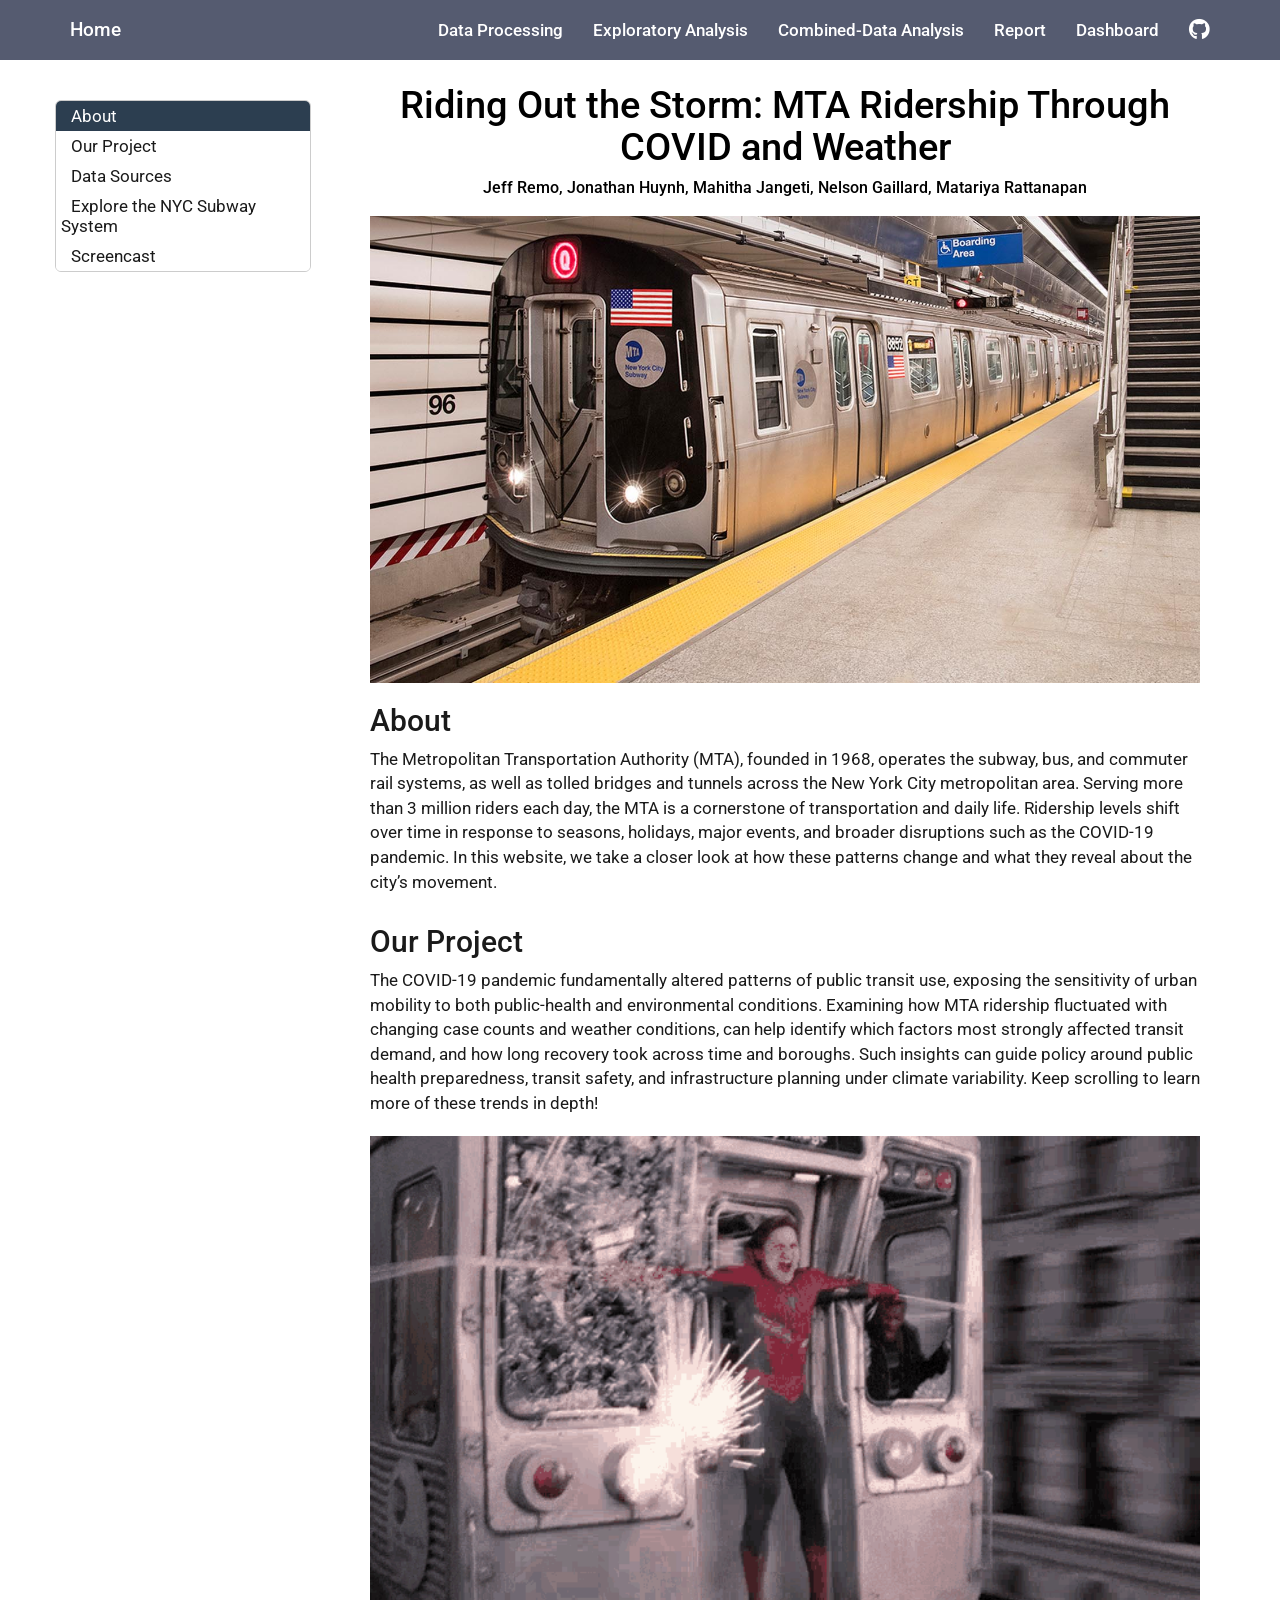
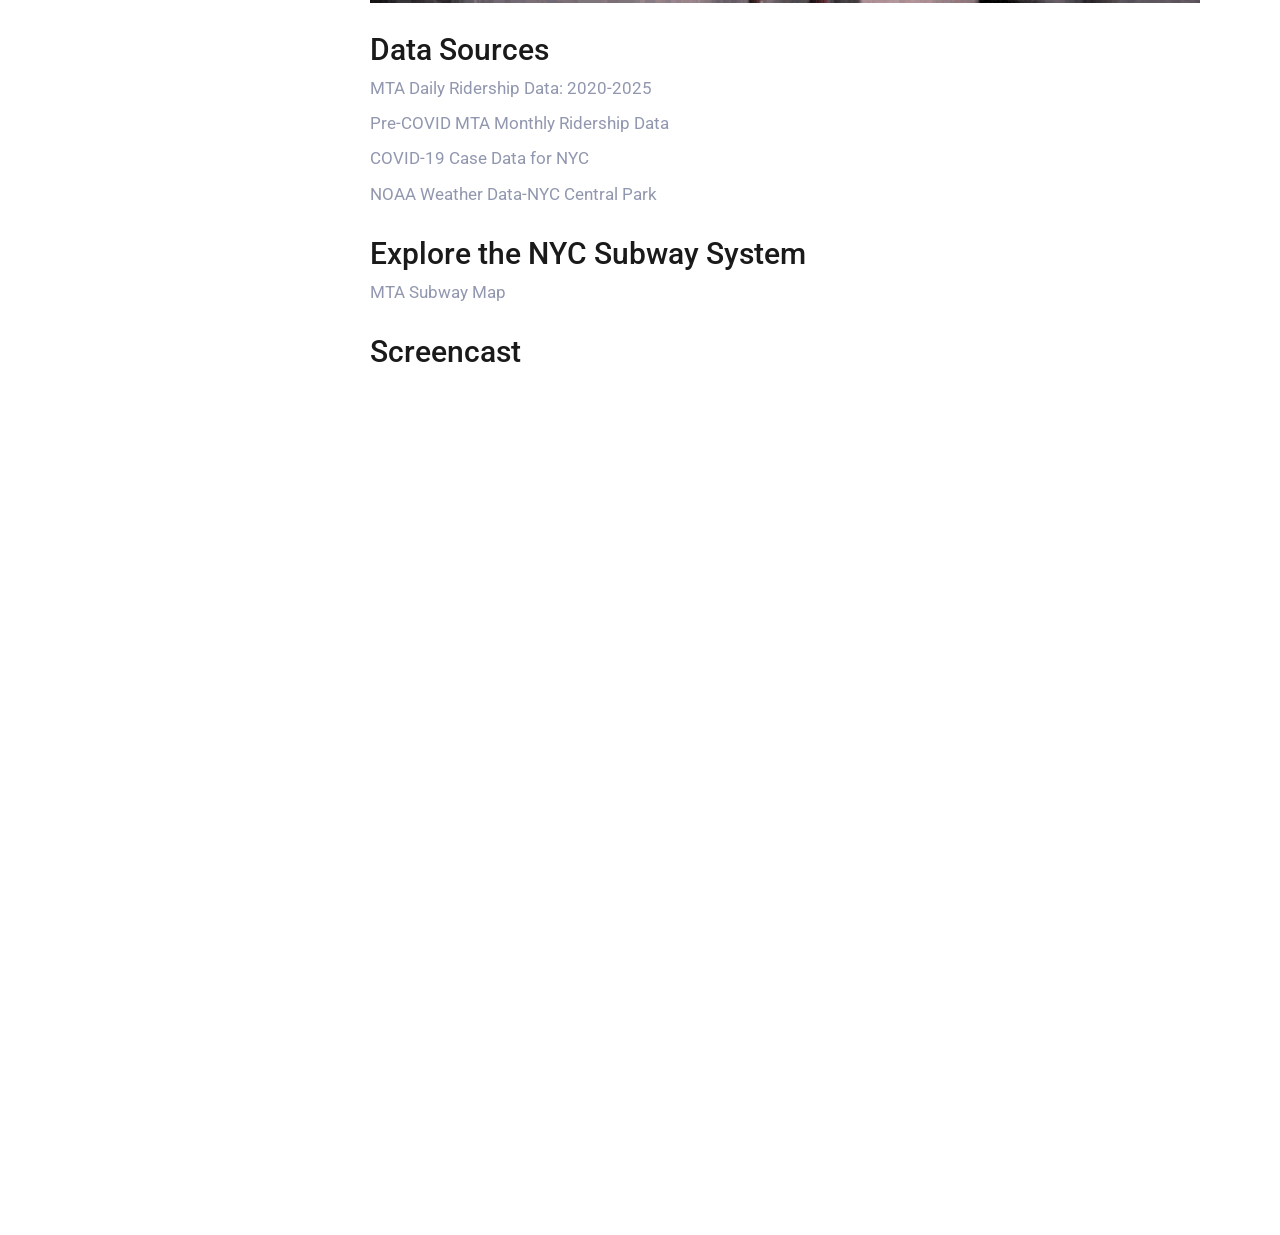
<file: Website/index.html>
<!DOCTYPE html>

<html>

<head>

<meta charset="utf-8" />
<meta name="generator" content="pandoc" />
<meta http-equiv="X-UA-Compatible" content="IE=EDGE" />




<title>Riding Out the Storm: MTA Ridership Through COVID and Weather</title>

<script src="site_libs/header-attrs-2.30/header-attrs.js"></script>
<script src="site_libs/jquery-3.6.0/jquery-3.6.0.min.js"></script>
<meta name="viewport" content="width=device-width, initial-scale=1" />
<link href="site_libs/bootstrap-3.3.5/css/flatly.min.css" rel="stylesheet" />
<script src="site_libs/bootstrap-3.3.5/js/bootstrap.min.js"></script>
<script src="site_libs/bootstrap-3.3.5/shim/html5shiv.min.js"></script>
<script src="site_libs/bootstrap-3.3.5/shim/respond.min.js"></script>
<style>h1 {font-size: 34px;}
       h1.title {font-size: 38px;}
       h2 {font-size: 30px;}
       h3 {font-size: 24px;}
       h4 {font-size: 18px;}
       h5 {font-size: 16px;}
       h6 {font-size: 12px;}
       code {color: inherit; background-color: rgba(0, 0, 0, 0.04);}
       pre:not([class]) { background-color: white }</style>
<script src="site_libs/jqueryui-1.13.2/jquery-ui.min.js"></script>
<link href="site_libs/tocify-1.9.1/jquery.tocify.css" rel="stylesheet" />
<script src="site_libs/tocify-1.9.1/jquery.tocify.js"></script>
<script src="site_libs/navigation-1.1/tabsets.js"></script>
<link href="site_libs/highlightjs-9.12.0/textmate.css" rel="stylesheet" />
<script src="site_libs/highlightjs-9.12.0/highlight.js"></script>
<link href="site_libs/pagedtable-1.1/css/pagedtable.css" rel="stylesheet" />
<script src="site_libs/pagedtable-1.1/js/pagedtable.js"></script>
<link href="site_libs/font-awesome-6.5.2/css/all.min.css" rel="stylesheet" />
<link href="site_libs/font-awesome-6.5.2/css/v4-shims.min.css" rel="stylesheet" />

<style type="text/css">
  code{white-space: pre-wrap;}
  span.smallcaps{font-variant: small-caps;}
  span.underline{text-decoration: underline;}
  div.column{display: inline-block; vertical-align: top; width: 50%;}
  div.hanging-indent{margin-left: 1.5em; text-indent: -1.5em;}
  ul.task-list{list-style: none;}
    </style>

<style type="text/css">code{white-space: pre;}</style>
<script type="text/javascript">
if (window.hljs) {
  hljs.configure({languages: []});
  hljs.initHighlightingOnLoad();
  if (document.readyState && document.readyState === "complete") {
    window.setTimeout(function() { hljs.initHighlighting(); }, 0);
  }
}
</script>






<link rel="stylesheet" href="styles.css" type="text/css" />



<style type = "text/css">
.main-container {
  max-width: 940px;
  margin-left: auto;
  margin-right: auto;
}
img {
  max-width:100%;
}
.tabbed-pane {
  padding-top: 12px;
}
.html-widget {
  margin-bottom: 20px;
}
button.code-folding-btn:focus {
  outline: none;
}
summary {
  display: list-item;
}
details > summary > p:only-child {
  display: inline;
}
pre code {
  padding: 0;
}
</style>


<style type="text/css">
.dropdown-submenu {
  position: relative;
}
.dropdown-submenu>.dropdown-menu {
  top: 0;
  left: 100%;
  margin-top: -6px;
  margin-left: -1px;
  border-radius: 0 6px 6px 6px;
}
.dropdown-submenu:hover>.dropdown-menu {
  display: block;
}
.dropdown-submenu>a:after {
  display: block;
  content: " ";
  float: right;
  width: 0;
  height: 0;
  border-color: transparent;
  border-style: solid;
  border-width: 5px 0 5px 5px;
  border-left-color: #cccccc;
  margin-top: 5px;
  margin-right: -10px;
}
.dropdown-submenu:hover>a:after {
  border-left-color: #adb5bd;
}
.dropdown-submenu.pull-left {
  float: none;
}
.dropdown-submenu.pull-left>.dropdown-menu {
  left: -100%;
  margin-left: 10px;
  border-radius: 6px 0 6px 6px;
}
</style>

<script type="text/javascript">
// manage active state of menu based on current page
$(document).ready(function () {
  // active menu anchor
  href = window.location.pathname
  href = href.substr(href.lastIndexOf('/') + 1)
  if (href === "")
    href = "index.html";
  var menuAnchor = $('a[href="' + href + '"]');

  // mark the anchor link active (and if it's in a dropdown, also mark that active)
  var dropdown = menuAnchor.closest('li.dropdown');
  if (window.bootstrap) { // Bootstrap 4+
    menuAnchor.addClass('active');
    dropdown.find('> .dropdown-toggle').addClass('active');
  } else { // Bootstrap 3
    menuAnchor.parent().addClass('active');
    dropdown.addClass('active');
  }

  // Navbar adjustments
  var navHeight = $(".navbar").first().height() + 15;
  var style = document.createElement('style');
  var pt = "padding-top: " + navHeight + "px; ";
  var mt = "margin-top: -" + navHeight + "px; ";
  var css = "";
  // offset scroll position for anchor links (for fixed navbar)
  for (var i = 1; i <= 6; i++) {
    css += ".section h" + i + "{ " + pt + mt + "}\n";
  }
  style.innerHTML = "body {" + pt + "padding-bottom: 40px; }\n" + css;
  document.head.appendChild(style);
});
</script>

<!-- tabsets -->

<style type="text/css">
.tabset-dropdown > .nav-tabs {
  display: inline-table;
  max-height: 500px;
  min-height: 44px;
  overflow-y: auto;
  border: 1px solid #ddd;
  border-radius: 4px;
}

.tabset-dropdown > .nav-tabs > li.active:before, .tabset-dropdown > .nav-tabs.nav-tabs-open:before {
  content: "\e259";
  font-family: 'Glyphicons Halflings';
  display: inline-block;
  padding: 10px;
  border-right: 1px solid #ddd;
}

.tabset-dropdown > .nav-tabs.nav-tabs-open > li.active:before {
  content: "\e258";
  font-family: 'Glyphicons Halflings';
  border: none;
}

.tabset-dropdown > .nav-tabs > li.active {
  display: block;
}

.tabset-dropdown > .nav-tabs > li > a,
.tabset-dropdown > .nav-tabs > li > a:focus,
.tabset-dropdown > .nav-tabs > li > a:hover {
  border: none;
  display: inline-block;
  border-radius: 4px;
  background-color: transparent;
}

.tabset-dropdown > .nav-tabs.nav-tabs-open > li {
  display: block;
  float: none;
}

.tabset-dropdown > .nav-tabs > li {
  display: none;
}
</style>

<!-- code folding -->



<style type="text/css">

#TOC {
  margin: 25px 0px 20px 0px;
}
@media (max-width: 768px) {
#TOC {
  position: relative;
  width: 100%;
}
}

@media print {
.toc-content {
  /* see https://github.com/w3c/csswg-drafts/issues/4434 */
  float: right;
}
}

.toc-content {
  padding-left: 30px;
  padding-right: 40px;
}

div.main-container {
  max-width: 1200px;
}

div.tocify {
  width: 20%;
  max-width: 260px;
  max-height: 85%;
}

@media (min-width: 768px) and (max-width: 991px) {
  div.tocify {
    width: 25%;
  }
}

@media (max-width: 767px) {
  div.tocify {
    width: 100%;
    max-width: none;
  }
}

.tocify ul, .tocify li {
  line-height: 20px;
}

.tocify-subheader .tocify-item {
  font-size: 0.90em;
}

.tocify .list-group-item {
  border-radius: 0px;
}


</style>



</head>

<body>


<div class="container-fluid main-container">


<!-- setup 3col/9col grid for toc_float and main content  -->
<div class="row">
<div class="col-xs-12 col-sm-4 col-md-3">
<div id="TOC" class="tocify">
</div>
</div>

<div class="toc-content col-xs-12 col-sm-8 col-md-9">




<div class="navbar navbar-default  navbar-fixed-top" role="navigation">
  <div class="container">
    <div class="navbar-header">
      <button type="button" class="navbar-toggle collapsed" data-toggle="collapse" data-bs-toggle="collapse" data-target="#navbar" data-bs-target="#navbar">
        <span class="icon-bar"></span>
        <span class="icon-bar"></span>
        <span class="icon-bar"></span>
      </button>
      <a class="navbar-brand" href="index.html">Home</a>
    </div>
    <div id="navbar" class="navbar-collapse collapse">
      <ul class="nav navbar-nav">
        
      </ul>
      <ul class="nav navbar-nav navbar-right">
        <li>
  <a href="data.html">Data Processing</a>
</li>
<li>
  <a href="exploratory.html">Exploratory Analysis</a>
</li>
<li>
  <a href="combined.html">Combined-Data Analysis</a>
</li>
<li>
  <a href="report.html">Report</a>
</li>
<li>
  <a href="dashboard.html">Dashboard</a>
</li>
<li>
  <a href="https://github.com/nelsongaillard/p8105_final">
    <span class="fa fa-github fa-lg"></span>
     
  </a>
</li>
      </ul>
    </div><!--/.nav-collapse -->
  </div><!--/.container -->
</div><!--/.navbar -->

<div id="header">



<h1 class="title toc-ignore">Riding Out the Storm: MTA Ridership Through
COVID and Weather</h1>
<h3 class="subtitle">Jeff Remo, Jonathan Huynh, Mahitha Jangeti, Nelson
Gaillard, Matariya Rattanapan</h3>

</div>


<p><link href="https://fonts.googleapis.com/css2?family=Roboto:wght@300;400;500;700&display=swap" rel="stylesheet"></p>
<style>
h1.title {
  text-align: center;
  color: black !important;
  margin-bottom: 5px;    
}

h2.subtitle, .subtitle {
  text-align: center;
  font-size: 16px;
  font-weight: 400;
  color: black !important;
  margin-top: 10px;     
  margin-bottom: 20px;    
}
</style>
<p><img src="images/mta.jpg" /></p>
<div id="about" class="section level2">
<h2>About</h2>
<p>The Metropolitan Transportation Authority (MTA), founded in 1968,
operates the subway, bus, and commuter rail systems, as well as tolled
bridges and tunnels across the New York City metropolitan area. Serving
more than 3 million riders each day, the MTA is a cornerstone of
transportation and daily life. Ridership levels shift over time in
response to seasons, holidays, major events, and broader disruptions
such as the COVID-19 pandemic. In this website, we take a closer look at
how these patterns change and what they reveal about the city’s
movement.</p>
</div>
<div id="our-project" class="section level2">
<h2>Our Project</h2>
<p>The COVID-19 pandemic fundamentally altered patterns of public
transit use, exposing the sensitivity of urban mobility to both
public-health and environmental conditions. Examining how MTA ridership
fluctuated with changing case counts and weather conditions, can help
identify which factors most strongly affected transit demand, and how
long recovery took across time and boroughs. Such insights can guide
policy around public health preparedness, transit safety, and
infrastructure planning under climate variability. Keep scrolling to
learn more of these trends in depth!</p>
<div style="margin-top: 20px;">

</div>
<p><img src="images/gif.gif" width="100%" style="display:block; margin:auto;"></p>
</div>
<div id="data-sources" class="section level2">
<h2>Data Sources</h2>
<p><a
href="https://data.ny.gov/Transportation/MTA-Daily-Ridership-Data-2020-2025/vxuj-8kew/about_data">MTA
Daily Ridership Data: 2020-2025</a></p>
<p><a
href="https://data.ny.gov/Transportation/MTA-Monthly-Ridership-Traffic-Data-Beginning-Janua/xfre-bxip/about_data">Pre-COVID
MTA Monthly Ridership Data</a></p>
<p><a
href="https://data.cityofnewyork.us/Health/COVID-19-Daily-Counts-of-Cases-Hospitalizations-an/rc75-m7u3/about_data">COVID-19
Case Data for NYC</a></p>
<p><a
href="https://www.ncei.noaa.gov/access/search/data-search/daily-summaries?stations=USW00094728">NOAA
Weather Data-NYC Central Park</a></p>
</div>
<div id="explore-the-nyc-subway-system" class="section level2">
<h2>Explore the NYC Subway System</h2>
<p><a href="https://www.mta.info/map/5256">MTA Subway Map</a></p>
</div>
<div id="screencast" class="section level2">
<h2>Screencast</h2>
<iframe width="800" height="450" src="https://www.youtube.com/embed/zuaaVx7-mjA" frameborder="0" allow="accelerometer; autoplay; clipboard-write; encrypted-media; gyroscope; picture-in-picture" allowfullscreen>
</iframe>
</div>



</div>
</div>

</div>

<script>

// add bootstrap table styles to pandoc tables
function bootstrapStylePandocTables() {
  $('tr.odd').parent('tbody').parent('table').addClass('table table-condensed');
}
$(document).ready(function () {
  bootstrapStylePandocTables();
});


</script>

<!-- tabsets -->

<script>
$(document).ready(function () {
  window.buildTabsets("TOC");
});

$(document).ready(function () {
  $('.tabset-dropdown > .nav-tabs > li').click(function () {
    $(this).parent().toggleClass('nav-tabs-open');
  });
});
</script>

<!-- code folding -->

<script>
$(document).ready(function ()  {

    // temporarily add toc-ignore selector to headers for the consistency with Pandoc
    $('.unlisted.unnumbered').addClass('toc-ignore')

    // move toc-ignore selectors from section div to header
    $('div.section.toc-ignore')
        .removeClass('toc-ignore')
        .children('h1,h2,h3,h4,h5').addClass('toc-ignore');

    // establish options
    var options = {
      selectors: "h1,h2,h3",
      theme: "bootstrap3",
      context: '.toc-content',
      hashGenerator: function (text) {
        return text.replace(/[.\\/?&!#<>]/g, '').replace(/\s/g, '_');
      },
      ignoreSelector: ".toc-ignore",
      scrollTo: 0
    };
    options.showAndHide = true;
    options.smoothScroll = true;

    // tocify
    var toc = $("#TOC").tocify(options).data("toc-tocify");
});
</script>

<!-- dynamically load mathjax for compatibility with self-contained -->
<script>
  (function () {
    var script = document.createElement("script");
    script.type = "text/javascript";
    script.src  = "https://mathjax.rstudio.com/latest/MathJax.js?config=TeX-AMS-MML_HTMLorMML";
    document.getElementsByTagName("head")[0].appendChild(script);
  })();
</script>

</body>
</html>
</file>
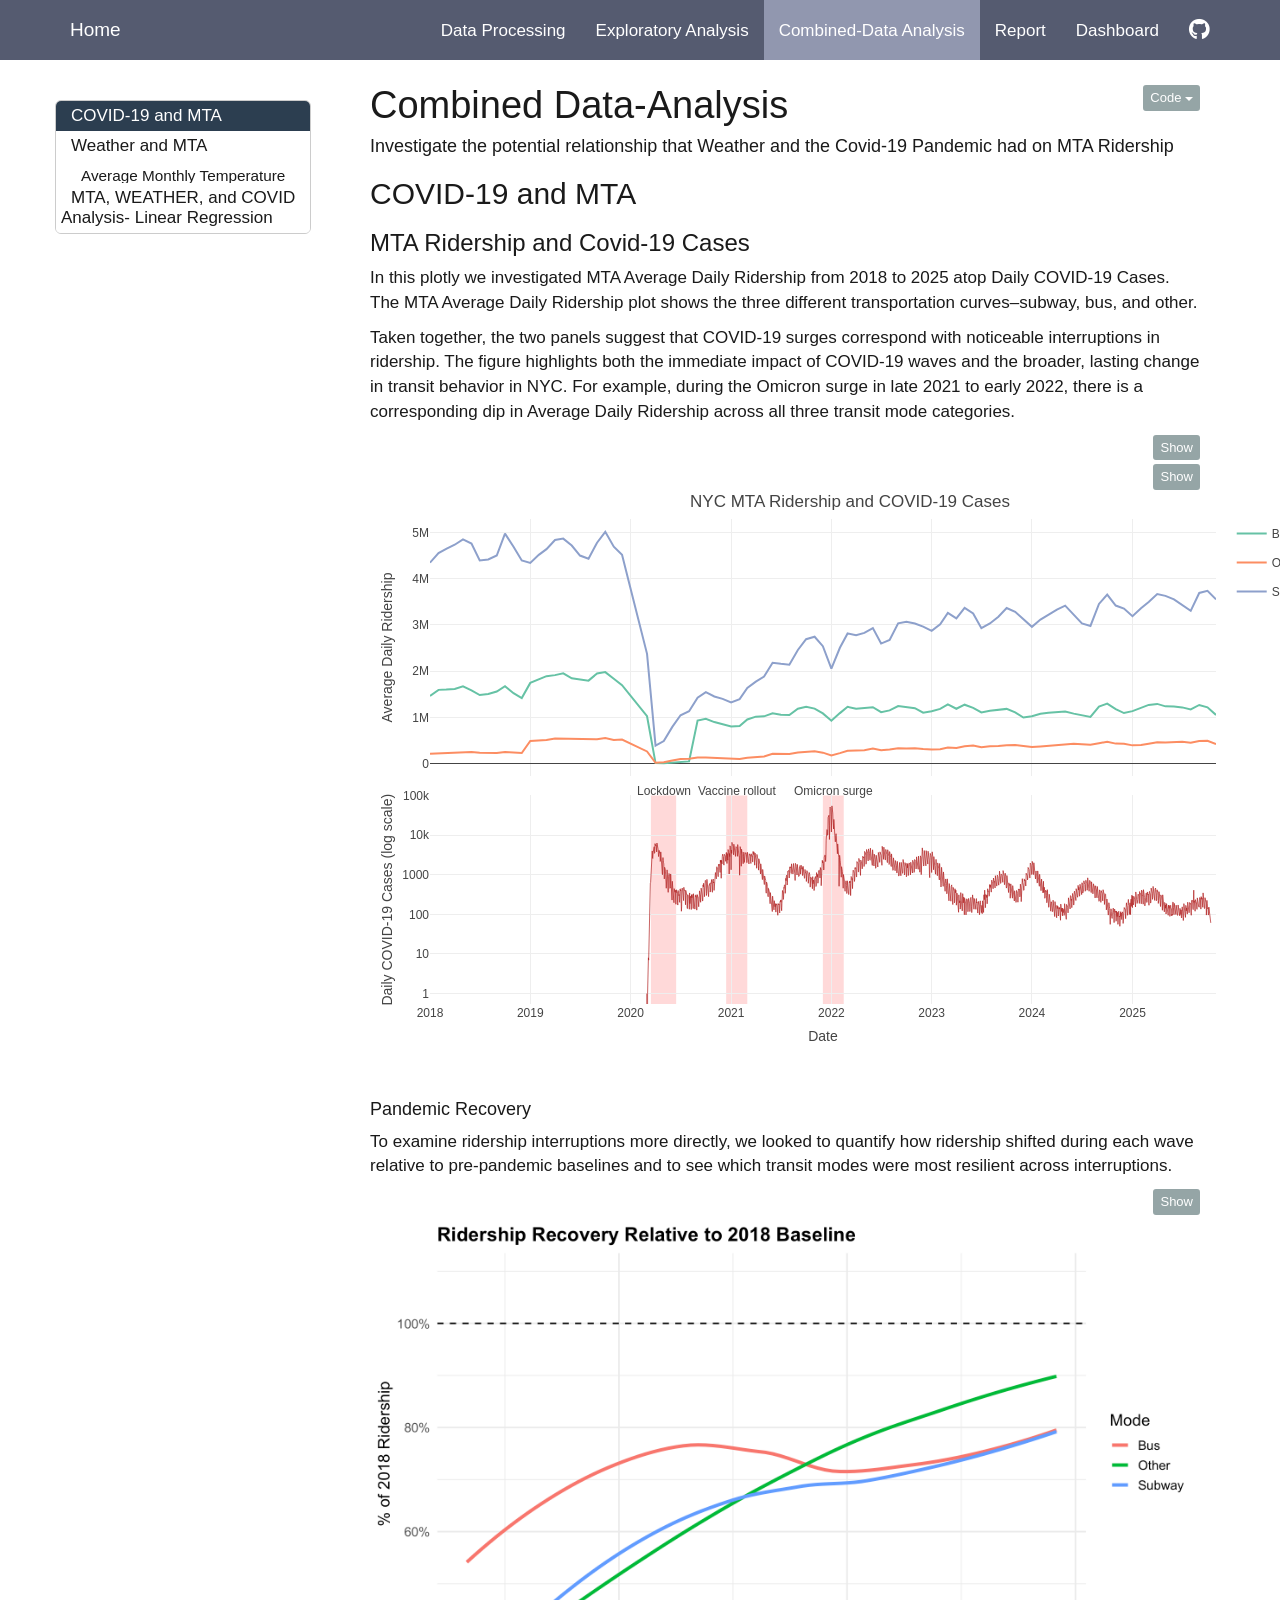
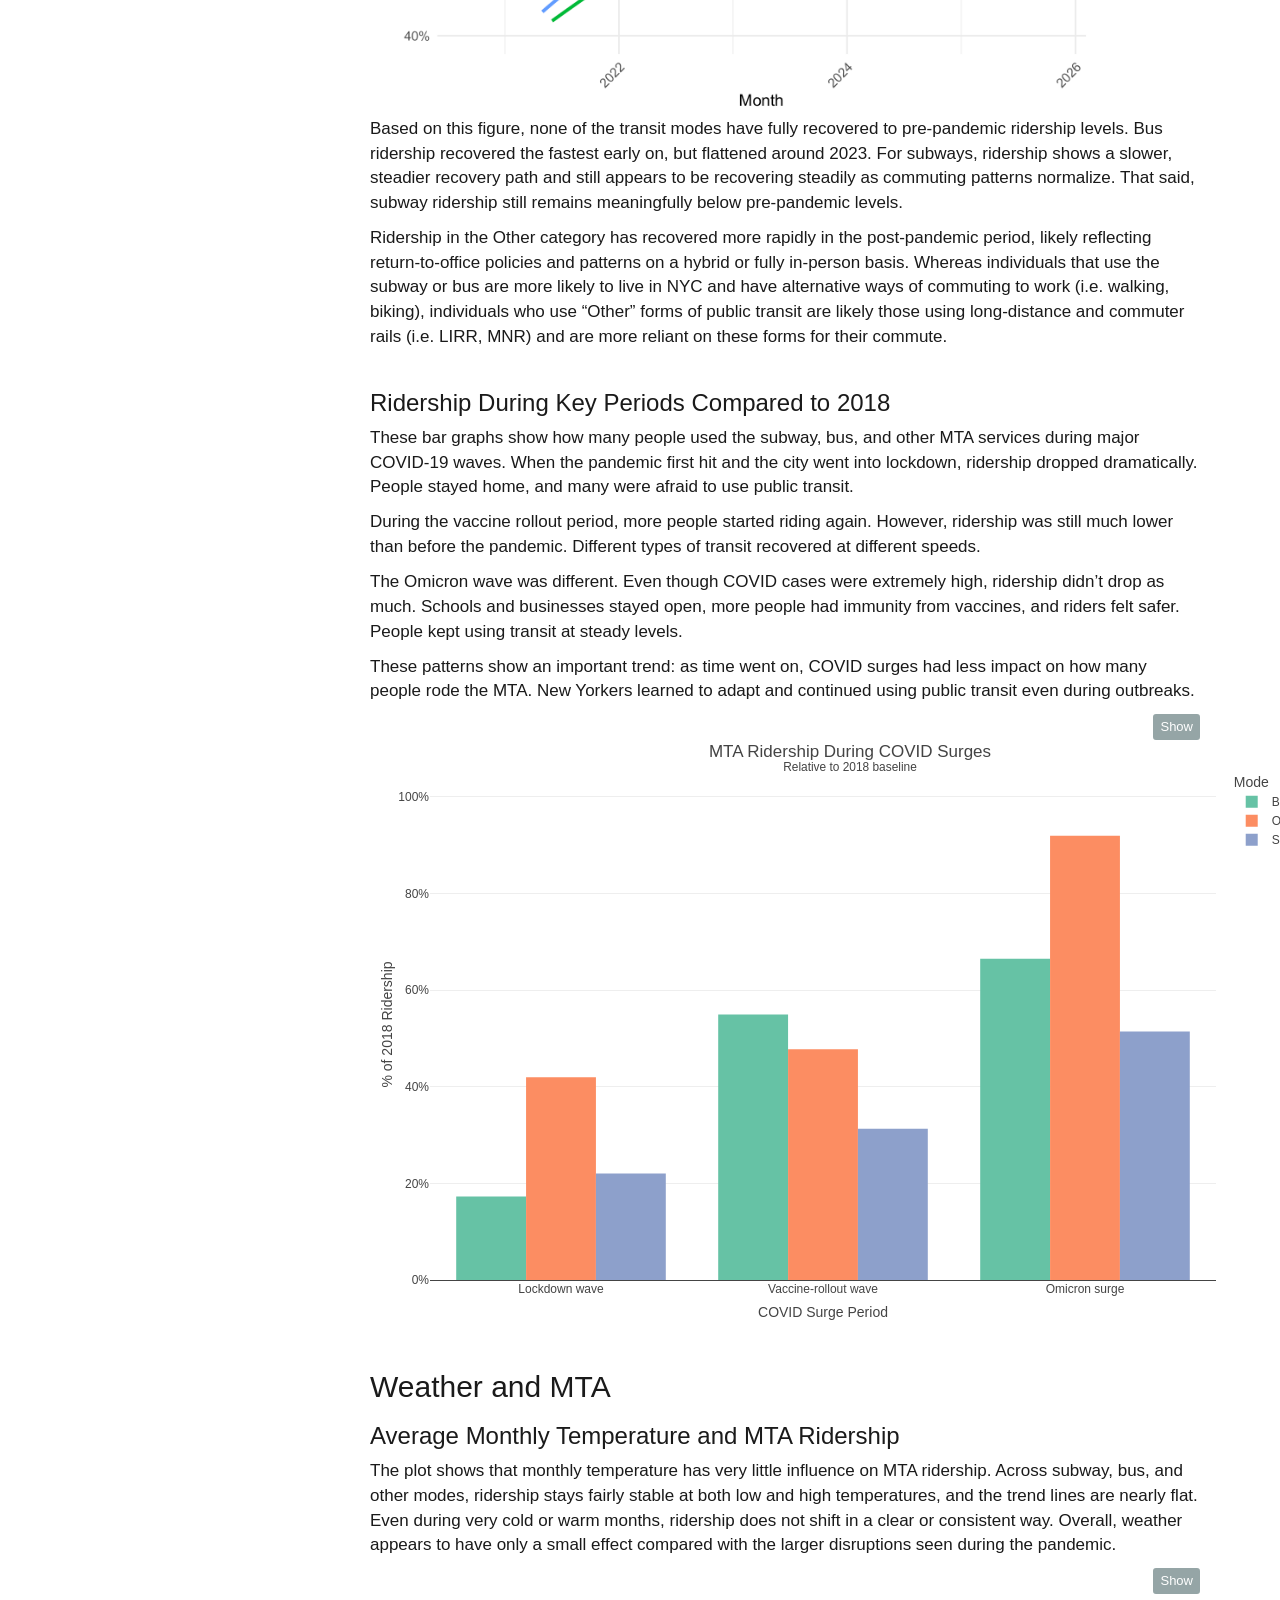
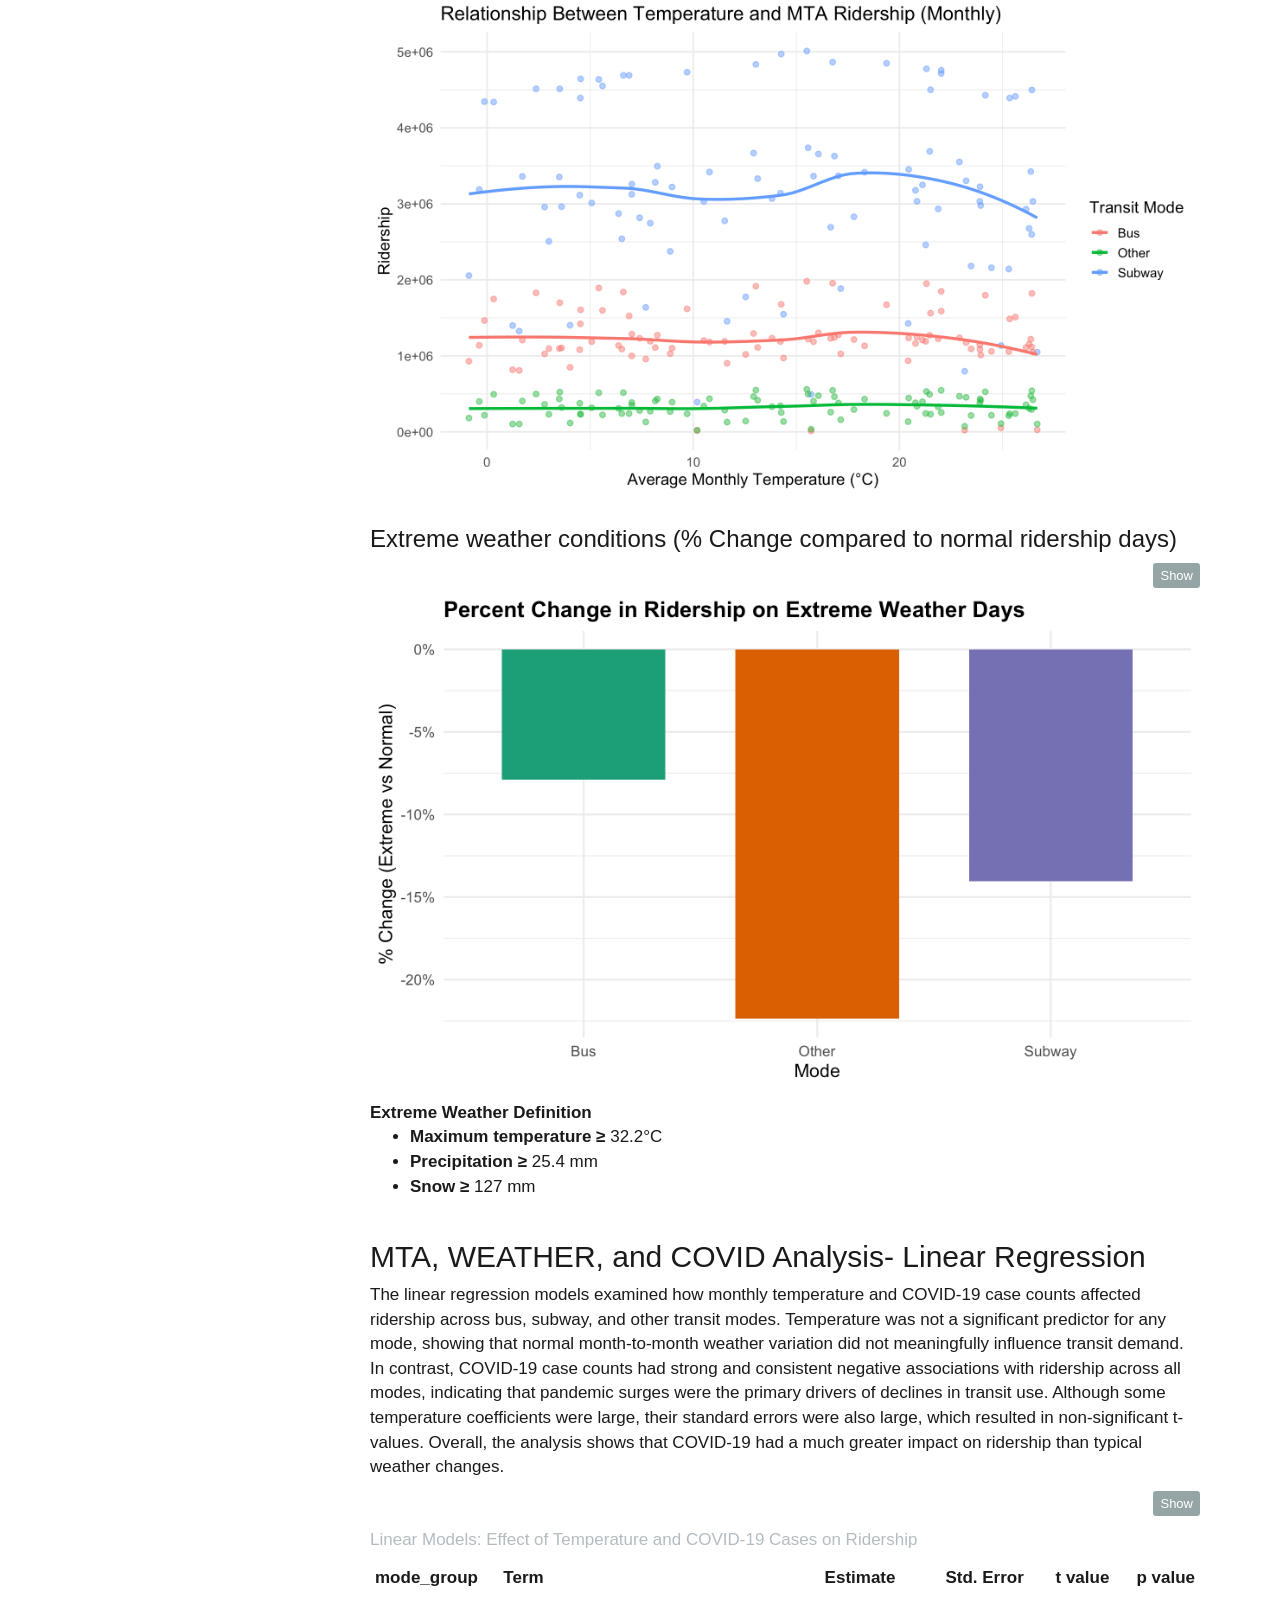
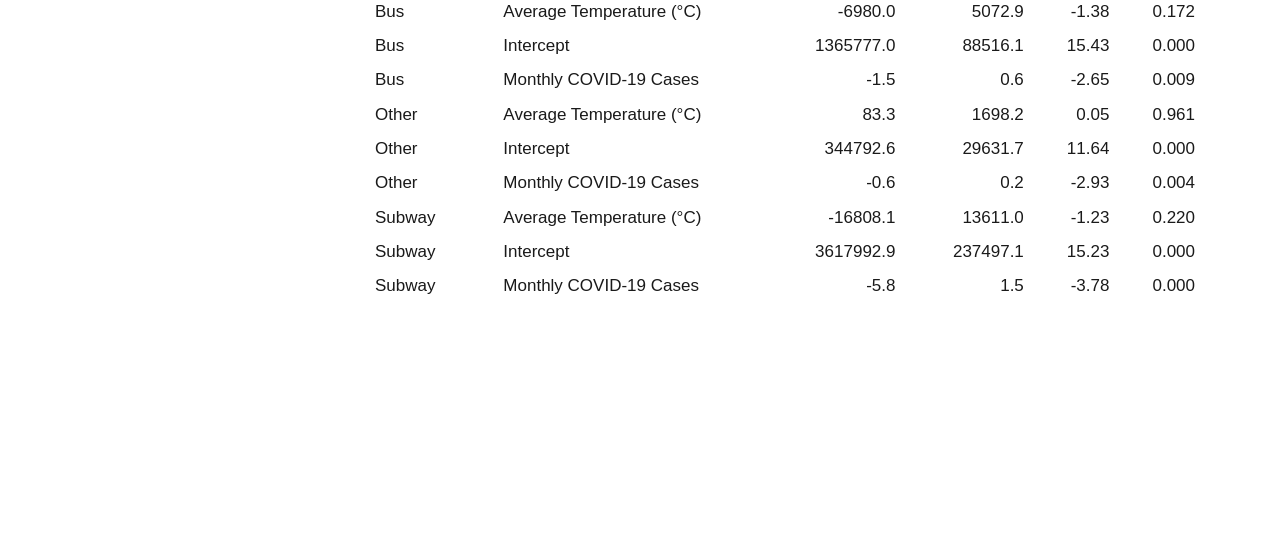
<file: Website/combined.html>
<!DOCTYPE html>

<html>

<head>

<meta charset="utf-8" />
<meta name="generator" content="pandoc" />
<meta http-equiv="X-UA-Compatible" content="IE=EDGE" />


<meta name="author" content="Investigate the potential relationship that Weather and the Covid-19 Pandemic had on MTA Ridership" />


<title>Combined Data-Analysis</title>

<script src="site_libs/header-attrs-2.30/header-attrs.js"></script>
<script src="site_libs/jquery-3.6.0/jquery-3.6.0.min.js"></script>
<meta name="viewport" content="width=device-width, initial-scale=1" />
<link href="site_libs/bootstrap-3.3.5/css/flatly.min.css" rel="stylesheet" />
<script src="site_libs/bootstrap-3.3.5/js/bootstrap.min.js"></script>
<script src="site_libs/bootstrap-3.3.5/shim/html5shiv.min.js"></script>
<script src="site_libs/bootstrap-3.3.5/shim/respond.min.js"></script>
<style>h1 {font-size: 34px;}
       h1.title {font-size: 38px;}
       h2 {font-size: 30px;}
       h3 {font-size: 24px;}
       h4 {font-size: 18px;}
       h5 {font-size: 16px;}
       h6 {font-size: 12px;}
       code {color: inherit; background-color: rgba(0, 0, 0, 0.04);}
       pre:not([class]) { background-color: white }</style>
<script src="site_libs/jqueryui-1.13.2/jquery-ui.min.js"></script>
<link href="site_libs/tocify-1.9.1/jquery.tocify.css" rel="stylesheet" />
<script src="site_libs/tocify-1.9.1/jquery.tocify.js"></script>
<script src="site_libs/navigation-1.1/tabsets.js"></script>
<script src="site_libs/navigation-1.1/codefolding.js"></script>
<link href="site_libs/highlightjs-9.12.0/textmate.css" rel="stylesheet" />
<script src="site_libs/highlightjs-9.12.0/highlight.js"></script>
<link href="site_libs/pagedtable-1.1/css/pagedtable.css" rel="stylesheet" />
<script src="site_libs/pagedtable-1.1/js/pagedtable.js"></script>
<link href="site_libs/htmltools-fill-0.5.9/fill.css" rel="stylesheet" />
<script src="site_libs/htmlwidgets-1.6.4/htmlwidgets.js"></script>
<script src="site_libs/plotly-binding-4.11.0/plotly.js"></script>
<script src="site_libs/typedarray-0.1/typedarray.min.js"></script>
<link href="site_libs/crosstalk-1.2.2/css/crosstalk.min.css" rel="stylesheet" />
<script src="site_libs/crosstalk-1.2.2/js/crosstalk.min.js"></script>
<link href="site_libs/plotly-htmlwidgets-css-2.11.1/plotly-htmlwidgets.css" rel="stylesheet" />
<script src="site_libs/plotly-main-2.11.1/plotly-latest.min.js"></script>
<link href="site_libs/font-awesome-6.5.2/css/all.min.css" rel="stylesheet" />
<link href="site_libs/font-awesome-6.5.2/css/v4-shims.min.css" rel="stylesheet" />

<style type="text/css">
  code{white-space: pre-wrap;}
  span.smallcaps{font-variant: small-caps;}
  span.underline{text-decoration: underline;}
  div.column{display: inline-block; vertical-align: top; width: 50%;}
  div.hanging-indent{margin-left: 1.5em; text-indent: -1.5em;}
  ul.task-list{list-style: none;}
    </style>

<style type="text/css">code{white-space: pre;}</style>
<script type="text/javascript">
if (window.hljs) {
  hljs.configure({languages: []});
  hljs.initHighlightingOnLoad();
  if (document.readyState && document.readyState === "complete") {
    window.setTimeout(function() { hljs.initHighlighting(); }, 0);
  }
}
</script>






<link rel="stylesheet" href="styles.css" type="text/css" />



<style type = "text/css">
.main-container {
  max-width: 940px;
  margin-left: auto;
  margin-right: auto;
}
img {
  max-width:100%;
}
.tabbed-pane {
  padding-top: 12px;
}
.html-widget {
  margin-bottom: 20px;
}
button.code-folding-btn:focus {
  outline: none;
}
summary {
  display: list-item;
}
details > summary > p:only-child {
  display: inline;
}
pre code {
  padding: 0;
}
</style>


<style type="text/css">
.dropdown-submenu {
  position: relative;
}
.dropdown-submenu>.dropdown-menu {
  top: 0;
  left: 100%;
  margin-top: -6px;
  margin-left: -1px;
  border-radius: 0 6px 6px 6px;
}
.dropdown-submenu:hover>.dropdown-menu {
  display: block;
}
.dropdown-submenu>a:after {
  display: block;
  content: " ";
  float: right;
  width: 0;
  height: 0;
  border-color: transparent;
  border-style: solid;
  border-width: 5px 0 5px 5px;
  border-left-color: #cccccc;
  margin-top: 5px;
  margin-right: -10px;
}
.dropdown-submenu:hover>a:after {
  border-left-color: #adb5bd;
}
.dropdown-submenu.pull-left {
  float: none;
}
.dropdown-submenu.pull-left>.dropdown-menu {
  left: -100%;
  margin-left: 10px;
  border-radius: 6px 0 6px 6px;
}
</style>

<script type="text/javascript">
// manage active state of menu based on current page
$(document).ready(function () {
  // active menu anchor
  href = window.location.pathname
  href = href.substr(href.lastIndexOf('/') + 1)
  if (href === "")
    href = "index.html";
  var menuAnchor = $('a[href="' + href + '"]');

  // mark the anchor link active (and if it's in a dropdown, also mark that active)
  var dropdown = menuAnchor.closest('li.dropdown');
  if (window.bootstrap) { // Bootstrap 4+
    menuAnchor.addClass('active');
    dropdown.find('> .dropdown-toggle').addClass('active');
  } else { // Bootstrap 3
    menuAnchor.parent().addClass('active');
    dropdown.addClass('active');
  }

  // Navbar adjustments
  var navHeight = $(".navbar").first().height() + 15;
  var style = document.createElement('style');
  var pt = "padding-top: " + navHeight + "px; ";
  var mt = "margin-top: -" + navHeight + "px; ";
  var css = "";
  // offset scroll position for anchor links (for fixed navbar)
  for (var i = 1; i <= 6; i++) {
    css += ".section h" + i + "{ " + pt + mt + "}\n";
  }
  style.innerHTML = "body {" + pt + "padding-bottom: 40px; }\n" + css;
  document.head.appendChild(style);
});
</script>

<!-- tabsets -->

<style type="text/css">
.tabset-dropdown > .nav-tabs {
  display: inline-table;
  max-height: 500px;
  min-height: 44px;
  overflow-y: auto;
  border: 1px solid #ddd;
  border-radius: 4px;
}

.tabset-dropdown > .nav-tabs > li.active:before, .tabset-dropdown > .nav-tabs.nav-tabs-open:before {
  content: "\e259";
  font-family: 'Glyphicons Halflings';
  display: inline-block;
  padding: 10px;
  border-right: 1px solid #ddd;
}

.tabset-dropdown > .nav-tabs.nav-tabs-open > li.active:before {
  content: "\e258";
  font-family: 'Glyphicons Halflings';
  border: none;
}

.tabset-dropdown > .nav-tabs > li.active {
  display: block;
}

.tabset-dropdown > .nav-tabs > li > a,
.tabset-dropdown > .nav-tabs > li > a:focus,
.tabset-dropdown > .nav-tabs > li > a:hover {
  border: none;
  display: inline-block;
  border-radius: 4px;
  background-color: transparent;
}

.tabset-dropdown > .nav-tabs.nav-tabs-open > li {
  display: block;
  float: none;
}

.tabset-dropdown > .nav-tabs > li {
  display: none;
}
</style>

<!-- code folding -->
<style type="text/css">
.code-folding-btn { margin-bottom: 4px; }
</style>



<style type="text/css">

#TOC {
  margin: 25px 0px 20px 0px;
}
@media (max-width: 768px) {
#TOC {
  position: relative;
  width: 100%;
}
}

@media print {
.toc-content {
  /* see https://github.com/w3c/csswg-drafts/issues/4434 */
  float: right;
}
}

.toc-content {
  padding-left: 30px;
  padding-right: 40px;
}

div.main-container {
  max-width: 1200px;
}

div.tocify {
  width: 20%;
  max-width: 260px;
  max-height: 85%;
}

@media (min-width: 768px) and (max-width: 991px) {
  div.tocify {
    width: 25%;
  }
}

@media (max-width: 767px) {
  div.tocify {
    width: 100%;
    max-width: none;
  }
}

.tocify ul, .tocify li {
  line-height: 20px;
}

.tocify-subheader .tocify-item {
  font-size: 0.90em;
}

.tocify .list-group-item {
  border-radius: 0px;
}


</style>



</head>

<body>


<div class="container-fluid main-container">


<!-- setup 3col/9col grid for toc_float and main content  -->
<div class="row">
<div class="col-xs-12 col-sm-4 col-md-3">
<div id="TOC" class="tocify">
</div>
</div>

<div class="toc-content col-xs-12 col-sm-8 col-md-9">




<div class="navbar navbar-default  navbar-fixed-top" role="navigation">
  <div class="container">
    <div class="navbar-header">
      <button type="button" class="navbar-toggle collapsed" data-toggle="collapse" data-bs-toggle="collapse" data-target="#navbar" data-bs-target="#navbar">
        <span class="icon-bar"></span>
        <span class="icon-bar"></span>
        <span class="icon-bar"></span>
      </button>
      <a class="navbar-brand" href="index.html">Home</a>
    </div>
    <div id="navbar" class="navbar-collapse collapse">
      <ul class="nav navbar-nav">
        
      </ul>
      <ul class="nav navbar-nav navbar-right">
        <li>
  <a href="data.html">Data Processing</a>
</li>
<li>
  <a href="exploratory.html">Exploratory Analysis</a>
</li>
<li>
  <a href="combined.html">Combined-Data Analysis</a>
</li>
<li>
  <a href="report.html">Report</a>
</li>
<li>
  <a href="dashboard.html">Dashboard</a>
</li>
<li>
  <a href="https://github.com/nelsongaillard/p8105_final">
    <span class="fa fa-github fa-lg"></span>
     
  </a>
</li>
      </ul>
    </div><!--/.nav-collapse -->
  </div><!--/.container -->
</div><!--/.navbar -->

<div id="header">

<div class="btn-group pull-right float-right">
<button type="button" class="btn btn-default btn-xs btn-secondary btn-sm dropdown-toggle" data-toggle="dropdown" data-bs-toggle="dropdown" aria-haspopup="true" aria-expanded="false"><span>Code</span> <span class="caret"></span></button>
<ul class="dropdown-menu dropdown-menu-right" style="min-width: 50px;">
<li><a id="rmd-show-all-code" href="#">Show All Code</a></li>
<li><a id="rmd-hide-all-code" href="#">Hide All Code</a></li>
</ul>
</div>



<h1 class="title toc-ignore">Combined Data-Analysis</h1>
<h4 class="author">Investigate the potential relationship that Weather
and the Covid-19 Pandemic had on MTA Ridership</h4>

</div>


<div id="covid-19-and-mta" class="section level2">
<h2>COVID-19 and MTA</h2>
<div id="mta-ridership-and-covid-19-cases" class="section level3">
<h3>MTA Ridership and Covid-19 Cases</h3>
<p>In this plotly we investigated MTA Average Daily Ridership from 2018
to 2025 atop Daily COVID-19 Cases. The MTA Average Daily Ridership plot
shows the three different transportation curves–subway, bus, and
other.</p>
<p>Taken together, the two panels suggest that COVID-19 surges
correspond with noticeable interruptions in ridership. The figure
highlights both the immediate impact of COVID-19 waves and the broader,
lasting change in transit behavior in NYC. For example, during the
Omicron surge in late 2021 to early 2022, there is a corresponding dip
in Average Daily Ridership across all three transit mode categories.</p>
<pre class="r"><code>library(lubridate)
library(tidyverse)
library(plotly)
library(janitor)
library(scales)
library(broom)
library(knitr)
knitr::opts_chunk$set(fig.width = 10, fig.height = 6)

covid_df =
read.csv(&quot;data/covid_19.csv&quot;)

clean_covid_df =
  covid_df |&gt;
  janitor::clean_names() |&gt;
  mutate(
    date = lubridate::mdy(date_of_interest),
    case_count = as.numeric(gsub(&quot;,&quot;, &quot;&quot;, case_count)),
    case_count_7day_avg = as.numeric(gsub(&quot;,&quot;, &quot;&quot;, case_count_7day_avg)),
    hospitalized_count = as.numeric(gsub(&quot;,&quot;, &quot;&quot;, hospitalized_count)),
    death_count = as.numeric(gsub(&quot;,&quot;, &quot;&quot;, death_count))
  ) |&gt;
  arrange(date)

events = tibble(
  event = c(&quot;Lockdown&quot;, &quot;Vaccine rollout&quot;, &quot;Omicron surge&quot;),
  start = as.Date(c(&quot;2020-03-15&quot;, &quot;2020-12-14&quot;, &quot;2021-12-01&quot;)),
  end   = as.Date(c(&quot;2020-06-15&quot;, &quot;2021-03-01&quot;, &quot;2022-02-15&quot;))
)

max_y &lt;- max(clean_covid_df$case_count, na.rm = TRUE)

nyc_weather =
read.csv(&quot;data/nyc_weather.csv&quot;)


weather_df =
  nyc_weather |&gt; 
  janitor::clean_names() |&gt; 
  mutate(
    date = as.Date(date),
    year = lubridate::year(date),
    month = lubridate::month(date),
    month = case_match(month,
                       1 ~ &quot;January&quot;,
                       2 ~ &quot;February&quot;,
                       3 ~ &quot;March&quot;, 
                       4 ~ &quot;April&quot;,
                       5 ~ &quot;May&quot;,
                       6 ~ &quot;June&quot;,
                       7 ~ &quot;July&quot;,
                       8 ~ &quot;August&quot;,
                       9 ~ &quot;September&quot;, 
                       10 ~ &quot;October&quot;,
                       11 ~ &quot;November&quot;,
                       12 ~ &quot;December&quot;
    ),
    tmin_c = tmin / 10,
    tmax_c = tmax / 10,
    average_temp = (tmin_c + tmax_c) / 2,
  ) |&gt; 
  filter(year %in% c(2018, 2019, 2020, 2021, 2022, 2023, 2024, 2025))


daily_mta = 
  read.csv(&quot;data/mta.csv&quot;)

monthly_mta =
  read.csv(&quot;data/monthly_mta.csv&quot;)

monthly_pre =
  monthly_mta |&gt;
  janitor::clean_names() |&gt;
  mutate(
    date = as.Date(month),
    year = year(date),
    month_num = month(date),
    month_name = month(date, label = TRUE, abbr = FALSE),
    ridership = parse_number(ridership),

    mode = case_when(
      agency %in% c(&quot;NYCT Bus&quot;, &quot;MTA Bus&quot;, &quot;Bus&quot;) ~ &quot;Bus&quot;,
      agency %in% c(&quot;Subway&quot;,&quot;MNR&quot;,&quot;LIRR&quot;,&quot;AAR&quot;,&quot;SIR&quot;) ~ agency,
      TRUE ~ NA_character_
    ),

    days_in_month = days_in_month(date),
    avg_daily_ridership = ridership / days_in_month
  ) |&gt;
  filter(
    year &gt;= 2018,
    year &lt;= 2019,
    !is.na(mode)
  ) |&gt;
  select(year, month_num, month_name, mode, avg_daily_ridership)

daily_mta_clean =
  daily_mta |&gt;
  janitor::clean_names() |&gt;
  mutate(
    date = mdy(date),
    year = year(date),
    month_num = month(date),
    month_name = month(date, label = TRUE, abbr = FALSE),
    count = parse_number(count),

    mode = case_when(
      mode %in% c(&quot;NYCT Bus&quot;, &quot;MTA Bus&quot;, &quot;Bus&quot;) ~ &quot;Bus&quot;,
      mode %in% c(&quot;AAR&quot;,&quot;Subway&quot;,&quot;LIRR&quot;,&quot;MNR&quot;,&quot;SIR&quot;) ~ mode,
      TRUE ~ NA_character_
    )
  ) |&gt;
  filter(year &gt;= 2020, !is.na(mode)) |&gt; 
  mutate(
    weekday = wday(date, label = TRUE),
    weekend = ifelse(weekday %in% c(&quot;Sat&quot;, &quot;Sun&quot;), &quot;Weekend&quot;, &quot;Weekday&quot;)
  )

monthly_post =
  daily_mta_clean |&gt;
  group_by(year, month_num, month_name, mode) |&gt;
  summarise(
    avg_daily_ridership = mean(count, na.rm = TRUE),
    .groups = &quot;drop&quot;
  )

full_mta =
  bind_rows(monthly_pre, monthly_post) |&gt;
  arrange(year, month_num, mode) |&gt;
  mutate(
    date = as.Date(paste(year, month_num, &quot;01&quot;, sep = &quot;-&quot;)),
    period = case_when(
      year &lt; 2020 ~ &quot;Pre-Pandemic&quot;,
      year == 2020 &amp; month_num &lt;= 2 ~ &quot;Pre-Pandemic&quot;,
      year == 2020 &amp; month_num &gt;= 3 ~ &quot;Pandemic&quot;,
      year == 2021 ~ &quot;Pandemic&quot;,
      year &gt;= 2022 ~ &quot;Post-Pandemic&quot;),
    period = factor(period, levels = c(&quot;Pre-Pandemic&quot;, &quot;Pandemic&quot;, &quot;Post-Pandemic&quot;))
  )</code></pre>
<pre class="r"><code># Average daily MTA Ridership 
ridership_modes =
  full_mta |&gt;
  mutate(
    mode_group = case_when(
      mode == &quot;Bus&quot;    ~ &quot;Bus&quot;,
      mode == &quot;Subway&quot; ~ &quot;Subway&quot;,
      TRUE             ~ &quot;Other&quot;
    )
  ) |&gt;
  group_by(date, mode_group) |&gt;
  summarise(
    avg_daily_ridership = sum(avg_daily_ridership, na.rm = TRUE),
    .groups = &quot;drop&quot;
  )

ridership_plot =
  ridership_modes |&gt;
  plot_ly(
    x     = ~date,
    y     = ~avg_daily_ridership,
    color = ~mode_group,
    name  = ~mode_group,
    legendgroup = ~mode_group,
    type  = &quot;scatter&quot;,
    mode  = &quot;lines&quot;
  ) |&gt;
  layout(
    title = list(
      text = &quot;NYC MTA Ridership and COVID-19 Cases&quot;,
      x    = 0.5
    ),
    yaxis = list(title = &quot;Average Daily Ridership&quot;),
    showlegend = TRUE
  )

#COVID Daily PLOT visulation- same as above but without viridis 

covid_daily_plot =
  clean_covid_df |&gt;
  plot_ly(
    x = ~date,
    y = ~case_count,
    type = &quot;scatter&quot;,
    mode = &quot;lines&quot;,
    line = list(color = &quot;firebrick&quot;, width = 0.7),
    showlegend = FALSE   
  ) |&gt;
  layout(
    yaxis = list(
      title = &quot;Daily COVID-19 Cases (log scale)&quot;,
      type  = &quot;log&quot;
    ),
    xaxis = list(title = &quot;Date&quot;),
    shapes = lapply(1:nrow(events), function(i) {
      list(
        type = &quot;rect&quot;,
        xref = &quot;x&quot;,
        x0 = events$start[i],
        x1 = events$end[i],
        yref = &quot;paper&quot;,
        y0 = 0,
        y1 = 1,
        fillcolor = &quot;rgba(255, 0, 0, 0.15)&quot;,
        line = list(width = 0),
        layer = &quot;below&quot;
      )
    }),
    annotations = lapply(1:nrow(events), function(i) {
      list(
        x = events$start[i] + (events$end[i] - events$start[i]) / 2,
        y = 1.02,
        xref = &quot;x&quot;,
        yref = &quot;paper&quot;,
        text = events$event[i],
        showarrow = FALSE,
        font = list(size = 12)
      )
    })
  )

final_figure =
  subplot(
    ridership_plot,
    covid_daily_plot,
    nrows   = 2,
    shareX  = TRUE,
    titleX  = TRUE,
    titleY  = TRUE,
    heights = c(0.55, 0.45)
  ) |&gt;
  layout(
    height    = 550,
    hovermode = &quot;x unified&quot;
  )

final_figure</code></pre>
<div class="plotly html-widget html-fill-item" id="htmlwidget-2aa5d4534f4601a3e138" style="width:960px;height:576px;"></div>
<script type="application/json" data-for="htmlwidget-2aa5d4534f4601a3e138">{"x":{"data":[{"x":["2018-01-01","2018-02-01","2018-03-01","2018-04-01","2018-05-01","2018-06-01","2018-07-01","2018-08-01","2018-09-01","2018-10-01","2018-11-01","2018-12-01","2019-01-01","2019-02-01","2019-03-01","2019-04-01","2019-05-01","2019-06-01","2019-07-01","2019-08-01","2019-09-01","2019-10-01","2019-11-01","2019-12-01","2020-03-01","2020-04-01","2020-05-01","2020-06-01","2020-07-01","2020-08-01","2020-09-01","2020-10-01","2020-11-01","2020-12-01","2021-01-01","2021-02-01","2021-03-01","2021-04-01","2021-05-01","2021-06-01","2021-07-01","2021-08-01","2021-09-01","2021-10-01","2021-11-01","2021-12-01","2022-01-01","2022-02-01","2022-03-01","2022-04-01","2022-05-01","2022-06-01","2022-07-01","2022-08-01","2022-09-01","2022-10-01","2022-11-01","2022-12-01","2023-01-01","2023-02-01","2023-03-01","2023-04-01","2023-05-01","2023-06-01","2023-07-01","2023-08-01","2023-09-01","2023-10-01","2023-11-01","2023-12-01","2024-01-01","2024-02-01","2024-03-01","2024-04-01","2024-05-01","2024-06-01","2024-07-01","2024-08-01","2024-09-01","2024-10-01","2024-11-01","2024-12-01","2025-01-01","2025-02-01","2025-03-01","2025-04-01","2025-05-01","2025-06-01","2025-07-01","2025-08-01","2025-09-01","2025-10-01","2025-11-01"],"y":[1464478.6129032257,1597136.107142857,1604899.1935483871,1618149.3666666667,1672055.8709677418,1587902.7333333334,1485407,1510016.8387096773,1561421.5666666667,1677078.0322580645,1525065.2333333334,1420427.6774193549,1747663.8503225804,1828190.7371428572,1892991.9032258065,1915625.4333333333,1955712.7016129033,1847966.3786666666,1820603.1906451613,1796805.3551612904,1950255.5553333331,1980821.4606451613,1838804.6249999998,1698936.375483871,1028122.0645161291,15717.166666666668,13248.516129032258,21945.799999999999,26713.16129032258,51906.774193548401,935569.80000000005,971427.74193548388,901654.69999999995,848616.41935483867,807608.80645161285,816975.03571428568,958082.09677419357,1019114.9,1025734.9677419355,1091503.9333333333,1058531.1612903227,1055072.935483871,1191209.1000000001,1230240.4516129033,1191724.2,1089116.7096774194,929685.12903225806,1094929.1785714286,1230983.0322580645,1190577.5333333334,1214222.2903225806,1223507.1000000001,1116479.3870967743,1154076.6129032257,1247307.3,1231420.9677419355,1201337.1333333333,1104001.4516129033,1136285.4516129033,1186281.357142857,1285788.0967741935,1189049.2333333334,1276861.6129032257,1206936.6666666667,1108614.1935483871,1144506.1935483871,1162681.1000000001,1186190.2580645161,1109673.8999999999,999615.29032258061,1026144.5161290322,1081218.9655172413,1100740.2903225806,1110577.8,1131255.5483870967,1084219.6000000001,1048495.4516129033,1010985.7096774194,1234678.1333333333,1301323.0967741935,1181952.7,1096432.3548387096,1137669.8064516129,1207013,1272041.6129032257,1293927.0333333334,1241224.3870967743,1236519.0666666667,1218970.4193548388,1175212.3870967743,1270999.0333333334,1220976.9032258065,1056858.5],"legendgroup":"Bus","mode":"lines","name":"Bus","type":"scatter","marker":{"color":"rgba(102,194,165,1)","line":{"color":"rgba(102,194,165,1)"}},"textfont":{"color":"rgba(102,194,165,1)"},"error_y":{"color":"rgba(102,194,165,1)"},"error_x":{"color":"rgba(102,194,165,1)"},"line":{"color":"rgba(102,194,165,1)"},"xaxis":"x","yaxis":"y","frame":null},{"x":["2018-01-01","2018-02-01","2018-03-01","2018-04-01","2018-05-01","2018-06-01","2018-07-01","2018-08-01","2018-09-01","2018-10-01","2018-11-01","2018-12-01","2019-01-01","2019-02-01","2019-03-01","2019-04-01","2019-05-01","2019-06-01","2019-07-01","2019-08-01","2019-09-01","2019-10-01","2019-11-01","2019-12-01","2020-03-01","2020-04-01","2020-05-01","2020-06-01","2020-07-01","2020-08-01","2020-09-01","2020-10-01","2020-11-01","2020-12-01","2021-01-01","2021-02-01","2021-03-01","2021-04-01","2021-05-01","2021-06-01","2021-07-01","2021-08-01","2021-09-01","2021-10-01","2021-11-01","2021-12-01","2022-01-01","2022-02-01","2022-03-01","2022-04-01","2022-05-01","2022-06-01","2022-07-01","2022-08-01","2022-09-01","2022-10-01","2022-11-01","2022-12-01","2023-01-01","2023-02-01","2023-03-01","2023-04-01","2023-05-01","2023-06-01","2023-07-01","2023-08-01","2023-09-01","2023-10-01","2023-11-01","2023-12-01","2024-01-01","2024-02-01","2024-03-01","2024-04-01","2024-05-01","2024-06-01","2024-07-01","2024-08-01","2024-09-01","2024-10-01","2024-11-01","2024-12-01","2025-01-01","2025-02-01","2025-03-01","2025-04-01","2025-05-01","2025-06-01","2025-07-01","2025-08-01","2025-09-01","2025-10-01","2025-11-01"],"y":[218214.83870967742,223071.75,230205.90322580645,237154.56666666668,243355.03225806452,253207.70000000001,238821.90322580645,240524.45161290321,231167.03333333333,253735.45161290321,241006.43333333332,233209.67741935485,493154.00387096772,497510.87107142858,514015.35483870964,548315.31800000009,545133.26741935476,546143.10900000005,540495.87709677417,526942.9103225806,531483.16599999997,558505.87806451612,515597.75366666669,523098.81387096772,266932.41935483867,22106.633333333335,35416.483870967742,73448.559770114938,103560.83870967741,109200.4193548387,134172.16666666666,135582.02669632927,127050.39999999999,116170.64516129032,103681.96774193548,103361.46428571429,129515.40258064518,141486.59743589745,159719.7073732719,214819.66666666666,217692.56699751859,212921.75310173698,241845.33333333334,258479.25806451612,271561.70000000001,240984.35483870967,182013.58064516127,230953.17857142858,280600.67741935479,285908.76666666666,293365.77419354836,328128.76666666666,292968.51612903224,309027.129032258,336854.53333333333,331266.12903225806,338502.50000000006,320141.06451612909,307701.4838709677,316922.07142857142,349667.38709677418,342533.39999999997,379888.45161290321,396181.33333333337,356464.6451612903,380967.87096774194,382274.40000000002,403096.09677419352,407235.63333333336,385465.96774193546,361219.61290322582,375971.44827586209,390199.61290322576,416098.46666666667,430450.83870967739,432492.53333333333,422303.70967741939,413316.09677419352,444865.60000000003,475262.03225806449,436112.89999999997,433017.41935483873,398635.80645161291,405333.71428571426,432137.93548387097,463881.5,461433.16129032261,467806.09999999998,473814.54838709673,454189.45161290321,491869.33333333337,496148.12903225806,424703.75],"legendgroup":"Other","mode":"lines","name":"Other","type":"scatter","marker":{"color":"rgba(252,141,98,1)","line":{"color":"rgba(252,141,98,1)"}},"textfont":{"color":"rgba(252,141,98,1)"},"error_y":{"color":"rgba(252,141,98,1)"},"error_x":{"color":"rgba(252,141,98,1)"},"line":{"color":"rgba(252,141,98,1)"},"xaxis":"x","yaxis":"y","frame":null},{"x":["2018-01-01","2018-02-01","2018-03-01","2018-04-01","2018-05-01","2018-06-01","2018-07-01","2018-08-01","2018-09-01","2018-10-01","2018-11-01","2018-12-01","2019-01-01","2019-02-01","2019-03-01","2019-04-01","2019-05-01","2019-06-01","2019-07-01","2019-08-01","2019-09-01","2019-10-01","2019-11-01","2019-12-01","2020-03-01","2020-04-01","2020-05-01","2020-06-01","2020-07-01","2020-08-01","2020-09-01","2020-10-01","2020-11-01","2020-12-01","2021-01-01","2021-02-01","2021-03-01","2021-04-01","2021-05-01","2021-06-01","2021-07-01","2021-08-01","2021-09-01","2021-10-01","2021-11-01","2021-12-01","2022-01-01","2022-02-01","2022-03-01","2022-04-01","2022-05-01","2022-06-01","2022-07-01","2022-08-01","2022-09-01","2022-10-01","2022-11-01","2022-12-01","2023-01-01","2023-02-01","2023-03-01","2023-04-01","2023-05-01","2023-06-01","2023-07-01","2023-08-01","2023-09-01","2023-10-01","2023-11-01","2023-12-01","2024-01-01","2024-02-01","2024-03-01","2024-04-01","2024-05-01","2024-06-01","2024-07-01","2024-08-01","2024-09-01","2024-10-01","2024-11-01","2024-12-01","2025-01-01","2025-02-01","2025-03-01","2025-04-01","2025-05-01","2025-06-01","2025-07-01","2025-08-01","2025-09-01","2025-10-01","2025-11-01"],"y":[4344626.935483871,4551172.6785714282,4644610.4193548383,4731678.9666666668,4849059.1290322579,4756992.2666666666,4392499.9677419355,4413115.2258064514,4499665.2999999998,4971497.0322580645,4690388.7000000002,4393165.8064516131,4339018.9677419355,4512572.1428571427,4636406.1290322579,4833693.833333333,4864021.9677419355,4714888.6333333338,4498290.7096774196,4429081.5483870972,4775626.2999999998,5010185.0967741935,4690824.0666666664,4512801.935483871,2375007.1935483865,391015.79999999999,492769.38709677418,797610.1333333333,1048676.1612903227,1135410.7741935484,1426351.5,1546680.5483870967,1454146.7,1402199.3225806451,1325851.0322580645,1397984.75,1637081.935483871,1775399.3333333333,1885020.7096774194,2181458.7000000002,2159359.9677419355,2142142.9677419355,2459426.0333333332,2691842.8064516131,2744947.7000000002,2540304.4516129033,2055965.2903225806,2506480.9285714286,2815933.2258064514,2775780.8999999999,2828894.9032258065,2932596.7666666666,2597253.064516129,2675770.7741935486,3033985.7999999998,3068417.1290322579,3030176.6666666665,2962546.5483870967,2870944.7419354836,3010695.0714285714,3259054.5806451612,3139964.0666666669,3368875.8709677421,3248567.1000000001,2928967.5806451612,3032170.935483871,3177674.1666666665,3364392.5806451612,3282907.7000000002,3125408.3870967743,2958435.8064516131,3114674.5862068967,3221477.2580645164,3331714.7333333334,3416232.4838709678,3225398.4666666668,3031862.3870967743,2977660.5161290322,3452625.2333333334,3655181.4838709678,3418434.7000000002,3353056.3870967743,3188047.8064516131,3361130.2142857141,3494514.935483871,3666953.9666666668,3627925.064516129,3551575.2666666666,3424239.9032258065,3303441.4516129033,3690550.2000000002,3736770.6129032257,3551284.75],"legendgroup":"Subway","mode":"lines","name":"Subway","type":"scatter","marker":{"color":"rgba(141,160,203,1)","line":{"color":"rgba(141,160,203,1)"}},"textfont":{"color":"rgba(141,160,203,1)"},"error_y":{"color":"rgba(141,160,203,1)"},"error_x":{"color":"rgba(141,160,203,1)"},"line":{"color":"rgba(141,160,203,1)"},"xaxis":"x","yaxis":"y","frame":null},{"x":["2020-02-29","2020-03-01","2020-03-02","2020-03-03","2020-03-04","2020-03-05","2020-03-06","2020-03-07","2020-03-08","2020-03-09","2020-03-10","2020-03-11","2020-03-12","2020-03-13","2020-03-14","2020-03-15","2020-03-16","2020-03-17","2020-03-18","2020-03-19","2020-03-20","2020-03-21","2020-03-22","2020-03-23","2020-03-24","2020-03-25","2020-03-26","2020-03-27","2020-03-28","2020-03-29","2020-03-30","2020-03-31","2020-04-01","2020-04-02","2020-04-03","2020-04-04","2020-04-05","2020-04-06","2020-04-07","2020-04-08","2020-04-09","2020-04-10","2020-04-11","2020-04-12","2020-04-13","2020-04-14","2020-04-15","2020-04-16","2020-04-17","2020-04-18","2020-04-19","2020-04-20","2020-04-21","2020-04-22","2020-04-23","2020-04-24","2020-04-25","2020-04-26","2020-04-27","2020-04-28","2020-04-29","2020-04-30","2020-05-01","2020-05-02","2020-05-03","2020-05-04","2020-05-05","2020-05-06","2020-05-07","2020-05-08","2020-05-09","2020-05-10","2020-05-11","2020-05-12","2020-05-13","2020-05-14","2020-05-15","2020-05-16","2020-05-17","2020-05-18","2020-05-19","2020-05-20","2020-05-21","2020-05-22","2020-05-23","2020-05-24","2020-05-25","2020-05-26","2020-05-27","2020-05-28","2020-05-29","2020-05-30","2020-05-31","2020-06-01","2020-06-02","2020-06-03","2020-06-04","2020-06-05","2020-06-06","2020-06-07","2020-06-08","2020-06-09","2020-06-10","2020-06-11","2020-06-12","2020-06-13","2020-06-14","2020-06-15","2020-06-16","2020-06-17","2020-06-18","2020-06-19","2020-06-20","2020-06-21","2020-06-22","2020-06-23","2020-06-24","2020-06-25","2020-06-26","2020-06-27","2020-06-28","2020-06-29","2020-06-30","2020-07-01","2020-07-02","2020-07-03","2020-07-04","2020-07-05","2020-07-06","2020-07-07","2020-07-08","2020-07-09","2020-07-10","2020-07-11","2020-07-12","2020-07-13","2020-07-14","2020-07-15","2020-07-16","2020-07-17","2020-07-18","2020-07-19","2020-07-20","2020-07-21","2020-07-22","2020-07-23","2020-07-24","2020-07-25","2020-07-26","2020-07-27","2020-07-28","2020-07-29","2020-07-30","2020-07-31","2020-08-01","2020-08-02","2020-08-03","2020-08-04","2020-08-05","2020-08-06","2020-08-07","2020-08-08","2020-08-09","2020-08-10","2020-08-11","2020-08-12","2020-08-13","2020-08-14","2020-08-15","2020-08-16","2020-08-17","2020-08-18","2020-08-19","2020-08-20","2020-08-21","2020-08-22","2020-08-23","2020-08-24","2020-08-25","2020-08-26","2020-08-27","2020-08-28","2020-08-29","2020-08-30","2020-08-31","2020-09-01","2020-09-02","2020-09-03","2020-09-04","2020-09-05","2020-09-06","2020-09-07","2020-09-08","2020-09-09","2020-09-10","2020-09-11","2020-09-12","2020-09-13","2020-09-14","2020-09-15","2020-09-16","2020-09-17","2020-09-18","2020-09-19","2020-09-20","2020-09-21","2020-09-22","2020-09-23","2020-09-24","2020-09-25","2020-09-26","2020-09-27","2020-09-28","2020-09-29","2020-09-30","2020-10-01","2020-10-02","2020-10-03","2020-10-04","2020-10-05","2020-10-06","2020-10-07","2020-10-08","2020-10-09","2020-10-10","2020-10-11","2020-10-12","2020-10-13","2020-10-14","2020-10-15","2020-10-16","2020-10-17","2020-10-18","2020-10-19","2020-10-20","2020-10-21","2020-10-22","2020-10-23","2020-10-24","2020-10-25","2020-10-26","2020-10-27","2020-10-28","2020-10-29","2020-10-30","2020-10-31","2020-11-01","2020-11-02","2020-11-03","2020-11-04","2020-11-05","2020-11-06","2020-11-07","2020-11-08","2020-11-09","2020-11-10","2020-11-11","2020-11-12","2020-11-13","2020-11-14","2020-11-15","2020-11-16","2020-11-17","2020-11-18","2020-11-19","2020-11-20","2020-11-21","2020-11-22","2020-11-23","2020-11-24","2020-11-25","2020-11-26","2020-11-27","2020-11-28","2020-11-29","2020-11-30","2020-12-01","2020-12-02","2020-12-03","2020-12-04","2020-12-05","2020-12-06","2020-12-07","2020-12-08","2020-12-09","2020-12-10","2020-12-11","2020-12-12","2020-12-13","2020-12-14","2020-12-15","2020-12-16","2020-12-17","2020-12-18","2020-12-19","2020-12-20","2020-12-21","2020-12-22","2020-12-23","2020-12-24","2020-12-25","2020-12-26","2020-12-27","2020-12-28","2020-12-29","2020-12-30","2020-12-31","2021-01-01","2021-01-02","2021-01-03","2021-01-04","2021-01-05","2021-01-06","2021-01-07","2021-01-08","2021-01-09","2021-01-10","2021-01-11","2021-01-12","2021-01-13","2021-01-14","2021-01-15","2021-01-16","2021-01-17","2021-01-18","2021-01-19","2021-01-20","2021-01-21","2021-01-22","2021-01-23","2021-01-24","2021-01-25","2021-01-26","2021-01-27","2021-01-28","2021-01-29","2021-01-30","2021-01-31","2021-02-01","2021-02-02","2021-02-03","2021-02-04","2021-02-05","2021-02-06","2021-02-07","2021-02-08","2021-02-09","2021-02-10","2021-02-11","2021-02-12","2021-02-13","2021-02-14","2021-02-15","2021-02-16","2021-02-17","2021-02-18","2021-02-19","2021-02-20","2021-02-21","2021-02-22","2021-02-23","2021-02-24","2021-02-25","2021-02-26","2021-02-27","2021-02-28","2021-03-01","2021-03-02","2021-03-03","2021-03-04","2021-03-05","2021-03-06","2021-03-07","2021-03-08","2021-03-09","2021-03-10","2021-03-11","2021-03-12","2021-03-13","2021-03-14","2021-03-15","2021-03-16","2021-03-17","2021-03-18","2021-03-19","2021-03-20","2021-03-21","2021-03-22","2021-03-23","2021-03-24","2021-03-25","2021-03-26","2021-03-27","2021-03-28","2021-03-29","2021-03-30","2021-03-31","2021-04-01","2021-04-02","2021-04-03","2021-04-04","2021-04-05","2021-04-06","2021-04-07","2021-04-08","2021-04-09","2021-04-10","2021-04-11","2021-04-12","2021-04-13","2021-04-14","2021-04-15","2021-04-16","2021-04-17","2021-04-18","2021-04-19","2021-04-20","2021-04-21","2021-04-22","2021-04-23","2021-04-24","2021-04-25","2021-04-26","2021-04-27","2021-04-28","2021-04-29","2021-04-30","2021-05-01","2021-05-02","2021-05-03","2021-05-04","2021-05-05","2021-05-06","2021-05-07","2021-05-08","2021-05-09","2021-05-10","2021-05-11","2021-05-12","2021-05-13","2021-05-14","2021-05-15","2021-05-16","2021-05-17","2021-05-18","2021-05-19","2021-05-20","2021-05-21","2021-05-22","2021-05-23","2021-05-24","2021-05-25","2021-05-26","2021-05-27","2021-05-28","2021-05-29","2021-05-30","2021-05-31","2021-06-01","2021-06-02","2021-06-03","2021-06-04","2021-06-05","2021-06-06","2021-06-07","2021-06-08","2021-06-09","2021-06-10","2021-06-11","2021-06-12","2021-06-13","2021-06-14","2021-06-15","2021-06-16","2021-06-17","2021-06-18","2021-06-19","2021-06-20","2021-06-21","2021-06-22","2021-06-23","2021-06-24","2021-06-25","2021-06-26","2021-06-27","2021-06-28","2021-06-29","2021-06-30","2021-07-01","2021-07-02","2021-07-03","2021-07-04","2021-07-05","2021-07-06","2021-07-07","2021-07-08","2021-07-09","2021-07-10","2021-07-11","2021-07-12","2021-07-13","2021-07-14","2021-07-15","2021-07-16","2021-07-17","2021-07-18","2021-07-19","2021-07-20","2021-07-21","2021-07-22","2021-07-23","2021-07-24","2021-07-25","2021-07-26","2021-07-27","2021-07-28","2021-07-29","2021-07-30","2021-07-31","2021-08-01","2021-08-02","2021-08-03","2021-08-04","2021-08-05","2021-08-06","2021-08-07","2021-08-08","2021-08-09","2021-08-10","2021-08-11","2021-08-12","2021-08-13","2021-08-14","2021-08-15","2021-08-16","2021-08-17","2021-08-18","2021-08-19","2021-08-20","2021-08-21","2021-08-22","2021-08-23","2021-08-24","2021-08-25","2021-08-26","2021-08-27","2021-08-28","2021-08-29","2021-08-30","2021-08-31","2021-09-01","2021-09-02","2021-09-03","2021-09-04","2021-09-05","2021-09-06","2021-09-07","2021-09-08","2021-09-09","2021-09-10","2021-09-11","2021-09-12","2021-09-13","2021-09-14","2021-09-15","2021-09-16","2021-09-17","2021-09-18","2021-09-19","2021-09-20","2021-09-21","2021-09-22","2021-09-23","2021-09-24","2021-09-25","2021-09-26","2021-09-27","2021-09-28","2021-09-29","2021-09-30","2021-10-01","2021-10-02","2021-10-03","2021-10-04","2021-10-05","2021-10-06","2021-10-07","2021-10-08","2021-10-09","2021-10-10","2021-10-11","2021-10-12","2021-10-13","2021-10-14","2021-10-15","2021-10-16","2021-10-17","2021-10-18","2021-10-19","2021-10-20","2021-10-21","2021-10-22","2021-10-23","2021-10-24","2021-10-25","2021-10-26","2021-10-27","2021-10-28","2021-10-29","2021-10-30","2021-10-31","2021-11-01","2021-11-02","2021-11-03","2021-11-04","2021-11-05","2021-11-06","2021-11-07","2021-11-08","2021-11-09","2021-11-10","2021-11-11","2021-11-12","2021-11-13","2021-11-14","2021-11-15","2021-11-16","2021-11-17","2021-11-18","2021-11-19","2021-11-20","2021-11-21","2021-11-22","2021-11-23","2021-11-24","2021-11-25","2021-11-26","2021-11-27","2021-11-28","2021-11-29","2021-11-30","2021-12-01","2021-12-02","2021-12-03","2021-12-04","2021-12-05","2021-12-06","2021-12-07","2021-12-08","2021-12-09","2021-12-10","2021-12-11","2021-12-12","2021-12-13","2021-12-14","2021-12-15","2021-12-16","2021-12-17","2021-12-18","2021-12-19","2021-12-20","2021-12-21","2021-12-22","2021-12-23","2021-12-24","2021-12-25","2021-12-26","2021-12-27","2021-12-28","2021-12-29","2021-12-30","2021-12-31","2022-01-01","2022-01-02","2022-01-03","2022-01-04","2022-01-05","2022-01-06","2022-01-07","2022-01-08","2022-01-09","2022-01-10","2022-01-11","2022-01-12","2022-01-13","2022-01-14","2022-01-15","2022-01-16","2022-01-17","2022-01-18","2022-01-19","2022-01-20","2022-01-21","2022-01-22","2022-01-23","2022-01-24","2022-01-25","2022-01-26","2022-01-27","2022-01-28","2022-01-29","2022-01-30","2022-01-31","2022-02-01","2022-02-02","2022-02-03","2022-02-04","2022-02-05","2022-02-06","2022-02-07","2022-02-08","2022-02-09","2022-02-10","2022-02-11","2022-02-12","2022-02-13","2022-02-14","2022-02-15","2022-02-16","2022-02-17","2022-02-18","2022-02-19","2022-02-20","2022-02-21","2022-02-22","2022-02-23","2022-02-24","2022-02-25","2022-02-26","2022-02-27","2022-02-28","2022-03-01","2022-03-02","2022-03-03","2022-03-04","2022-03-05","2022-03-06","2022-03-07","2022-03-08","2022-03-09","2022-03-10","2022-03-11","2022-03-12","2022-03-13","2022-03-14","2022-03-15","2022-03-16","2022-03-17","2022-03-18","2022-03-19","2022-03-20","2022-03-21","2022-03-22","2022-03-23","2022-03-24","2022-03-25","2022-03-26","2022-03-27","2022-03-28","2022-03-29","2022-03-30","2022-03-31","2022-04-01","2022-04-02","2022-04-03","2022-04-04","2022-04-05","2022-04-06","2022-04-07","2022-04-08","2022-04-09","2022-04-10","2022-04-11","2022-04-12","2022-04-13","2022-04-14","2022-04-15","2022-04-16","2022-04-17","2022-04-18","2022-04-19","2022-04-20","2022-04-21","2022-04-22","2022-04-23","2022-04-24","2022-04-25","2022-04-26","2022-04-27","2022-04-28","2022-04-29","2022-04-30","2022-05-01","2022-05-02","2022-05-03","2022-05-04","2022-05-05","2022-05-06","2022-05-07","2022-05-08","2022-05-09","2022-05-10","2022-05-11","2022-05-12","2022-05-13","2022-05-14","2022-05-15","2022-05-16","2022-05-17","2022-05-18","2022-05-19","2022-05-20","2022-05-21","2022-05-22","2022-05-23","2022-05-24","2022-05-25","2022-05-26","2022-05-27","2022-05-28","2022-05-29","2022-05-30","2022-05-31","2022-06-01","2022-06-02","2022-06-03","2022-06-04","2022-06-05","2022-06-06","2022-06-07","2022-06-08","2022-06-09","2022-06-10","2022-06-11","2022-06-12","2022-06-13","2022-06-14","2022-06-15","2022-06-16","2022-06-17","2022-06-18","2022-06-19","2022-06-20","2022-06-21","2022-06-22","2022-06-23","2022-06-24","2022-06-25","2022-06-26","2022-06-27","2022-06-28","2022-06-29","2022-06-30","2022-07-01","2022-07-02","2022-07-03","2022-07-04","2022-07-05","2022-07-06","2022-07-07","2022-07-08","2022-07-09","2022-07-10","2022-07-11","2022-07-12","2022-07-13","2022-07-14","2022-07-15","2022-07-16","2022-07-17","2022-07-18","2022-07-19","2022-07-20","2022-07-21","2022-07-22","2022-07-23","2022-07-24","2022-07-25","2022-07-26","2022-07-27","2022-07-28","2022-07-29","2022-07-30","2022-07-31","2022-08-01","2022-08-02","2022-08-03","2022-08-04","2022-08-05","2022-08-06","2022-08-07","2022-08-08","2022-08-09","2022-08-10","2022-08-11","2022-08-12","2022-08-13","2022-08-14","2022-08-15","2022-08-16","2022-08-17","2022-08-18","2022-08-19","2022-08-20","2022-08-21","2022-08-22","2022-08-23","2022-08-24","2022-08-25","2022-08-26","2022-08-27","2022-08-28","2022-08-29","2022-08-30","2022-08-31","2022-09-01","2022-09-02","2022-09-03","2022-09-04","2022-09-05","2022-09-06","2022-09-07","2022-09-08","2022-09-09","2022-09-10","2022-09-11","2022-09-12","2022-09-13","2022-09-14","2022-09-15","2022-09-16","2022-09-17","2022-09-18","2022-09-19","2022-09-20","2022-09-21","2022-09-22","2022-09-23","2022-09-24","2022-09-25","2022-09-26","2022-09-27","2022-09-28","2022-09-29","2022-09-30","2022-10-01","2022-10-02","2022-10-03","2022-10-04","2022-10-05","2022-10-06","2022-10-07","2022-10-08","2022-10-09","2022-10-10","2022-10-11","2022-10-12","2022-10-13","2022-10-14","2022-10-15","2022-10-16","2022-10-17","2022-10-18","2022-10-19","2022-10-20","2022-10-21","2022-10-22","2022-10-23","2022-10-24","2022-10-25","2022-10-26","2022-10-27","2022-10-28","2022-10-29","2022-10-30","2022-10-31","2022-11-01","2022-11-02","2022-11-03","2022-11-04","2022-11-05","2022-11-06","2022-11-07","2022-11-08","2022-11-09","2022-11-10","2022-11-11","2022-11-12","2022-11-13","2022-11-14","2022-11-15","2022-11-16","2022-11-17","2022-11-18","2022-11-19","2022-11-20","2022-11-21","2022-11-22","2022-11-23","2022-11-24","2022-11-25","2022-11-26","2022-11-27","2022-11-28","2022-11-29","2022-11-30","2022-12-01","2022-12-02","2022-12-03","2022-12-04","2022-12-05","2022-12-06","2022-12-07","2022-12-08","2022-12-09","2022-12-10","2022-12-11","2022-12-12","2022-12-13","2022-12-14","2022-12-15","2022-12-16","2022-12-17","2022-12-18","2022-12-19","2022-12-20","2022-12-21","2022-12-22","2022-12-23","2022-12-24","2022-12-25","2022-12-26","2022-12-27","2022-12-28","2022-12-29","2022-12-30","2022-12-31","2023-01-01","2023-01-02","2023-01-03","2023-01-04","2023-01-05","2023-01-06","2023-01-07","2023-01-08","2023-01-09","2023-01-10","2023-01-11","2023-01-12","2023-01-13","2023-01-14","2023-01-15","2023-01-16","2023-01-17","2023-01-18","2023-01-19","2023-01-20","2023-01-21","2023-01-22","2023-01-23","2023-01-24","2023-01-25","2023-01-26","2023-01-27","2023-01-28","2023-01-29","2023-01-30","2023-01-31","2023-02-01","2023-02-02","2023-02-03","2023-02-04","2023-02-05","2023-02-06","2023-02-07","2023-02-08","2023-02-09","2023-02-10","2023-02-11","2023-02-12","2023-02-13","2023-02-14","2023-02-15","2023-02-16","2023-02-17","2023-02-18","2023-02-19","2023-02-20","2023-02-21","2023-02-22","2023-02-23","2023-02-24","2023-02-25","2023-02-26","2023-02-27","2023-02-28","2023-03-01","2023-03-02","2023-03-03","2023-03-04","2023-03-05","2023-03-06","2023-03-07","2023-03-08","2023-03-09","2023-03-10","2023-03-11","2023-03-12","2023-03-13","2023-03-14","2023-03-15","2023-03-16","2023-03-17","2023-03-18","2023-03-19","2023-03-20","2023-03-21","2023-03-22","2023-03-23","2023-03-24","2023-03-25","2023-03-26","2023-03-27","2023-03-28","2023-03-29","2023-03-30","2023-03-31","2023-04-01","2023-04-02","2023-04-03","2023-04-04","2023-04-05","2023-04-06","2023-04-07","2023-04-08","2023-04-09","2023-04-10","2023-04-11","2023-04-12","2023-04-13","2023-04-14","2023-04-15","2023-04-16","2023-04-17","2023-04-18","2023-04-19","2023-04-20","2023-04-21","2023-04-22","2023-04-23","2023-04-24","2023-04-25","2023-04-26","2023-04-27","2023-04-28","2023-04-29","2023-04-30","2023-05-01","2023-05-02","2023-05-03","2023-05-04","2023-05-05","2023-05-06","2023-05-07","2023-05-08","2023-05-09","2023-05-10","2023-05-11","2023-05-12","2023-05-13","2023-05-14","2023-05-15","2023-05-16","2023-05-17","2023-05-18","2023-05-19","2023-05-20","2023-05-21","2023-05-22","2023-05-23","2023-05-24","2023-05-25","2023-05-26","2023-05-27","2023-05-28","2023-05-29","2023-05-30","2023-05-31","2023-06-01","2023-06-02","2023-06-03","2023-06-04","2023-06-05","2023-06-06","2023-06-07","2023-06-08","2023-06-09","2023-06-10","2023-06-11","2023-06-12","2023-06-13","2023-06-14","2023-06-15","2023-06-16","2023-06-17","2023-06-18","2023-06-19","2023-06-20","2023-06-21","2023-06-22","2023-06-23","2023-06-24","2023-06-25","2023-06-26","2023-06-27","2023-06-28","2023-06-29","2023-06-30","2023-07-01","2023-07-02","2023-07-03","2023-07-04","2023-07-05","2023-07-06","2023-07-07","2023-07-08","2023-07-09","2023-07-10","2023-07-11","2023-07-12","2023-07-13","2023-07-14","2023-07-15","2023-07-16","2023-07-17","2023-07-18","2023-07-19","2023-07-20","2023-07-21","2023-07-22","2023-07-23","2023-07-24","2023-07-25","2023-07-26","2023-07-27","2023-07-28","2023-07-29","2023-07-30","2023-07-31","2023-08-01","2023-08-02","2023-08-03","2023-08-04","2023-08-05","2023-08-06","2023-08-07","2023-08-08","2023-08-09","2023-08-10","2023-08-11","2023-08-12","2023-08-13","2023-08-14","2023-08-15","2023-08-16","2023-08-17","2023-08-18","2023-08-19","2023-08-20","2023-08-21","2023-08-22","2023-08-23","2023-08-24","2023-08-25","2023-08-26","2023-08-27","2023-08-28","2023-08-29","2023-08-30","2023-08-31","2023-09-01","2023-09-02","2023-09-03","2023-09-04","2023-09-05","2023-09-06","2023-09-07","2023-09-08","2023-09-09","2023-09-10","2023-09-11","2023-09-12","2023-09-13","2023-09-14","2023-09-15","2023-09-16","2023-09-17","2023-09-18","2023-09-19","2023-09-20","2023-09-21","2023-09-22","2023-09-23","2023-09-24","2023-09-25","2023-09-26","2023-09-27","2023-09-28","2023-09-29","2023-09-30","2023-10-01","2023-10-02","2023-10-03","2023-10-04","2023-10-05","2023-10-06","2023-10-07","2023-10-08","2023-10-09","2023-10-10","2023-10-11","2023-10-12","2023-10-13","2023-10-14","2023-10-15","2023-10-16","2023-10-17","2023-10-18","2023-10-19","2023-10-20","2023-10-21","2023-10-22","2023-10-23","2023-10-24","2023-10-25","2023-10-26","2023-10-27","2023-10-28","2023-10-29","2023-10-30","2023-10-31","2023-11-01","2023-11-02","2023-11-03","2023-11-04","2023-11-05","2023-11-06","2023-11-07","2023-11-08","2023-11-09","2023-11-10","2023-11-11","2023-11-12","2023-11-13","2023-11-14","2023-11-15","2023-11-16","2023-11-17","2023-11-18","2023-11-19","2023-11-20","2023-11-21","2023-11-22","2023-11-23","2023-11-24","2023-11-25","2023-11-26","2023-11-27","2023-11-28","2023-11-29","2023-11-30","2023-12-01","2023-12-02","2023-12-03","2023-12-04","2023-12-05","2023-12-06","2023-12-07","2023-12-08","2023-12-09","2023-12-10","2023-12-11","2023-12-12","2023-12-13","2023-12-14","2023-12-15","2023-12-16","2023-12-17","2023-12-18","2023-12-19","2023-12-20","2023-12-21","2023-12-22","2023-12-23","2023-12-24","2023-12-25","2023-12-26","2023-12-27","2023-12-28","2023-12-29","2023-12-30","2023-12-31","2024-01-01","2024-01-02","2024-01-03","2024-01-04","2024-01-05","2024-01-06","2024-01-07","2024-01-08","2024-01-09","2024-01-10","2024-01-11","2024-01-12","2024-01-13","2024-01-14","2024-01-15","2024-01-16","2024-01-17","2024-01-18","2024-01-19","2024-01-20","2024-01-21","2024-01-22","2024-01-23","2024-01-24","2024-01-25","2024-01-26","2024-01-27","2024-01-28","2024-01-29","2024-01-30","2024-01-31","2024-02-01","2024-02-02","2024-02-03","2024-02-04","2024-02-05","2024-02-06","2024-02-07","2024-02-08","2024-02-09","2024-02-10","2024-02-11","2024-02-12","2024-02-13","2024-02-14","2024-02-15","2024-02-16","2024-02-17","2024-02-18","2024-02-19","2024-02-20","2024-02-21","2024-02-22","2024-02-23","2024-02-24","2024-02-25","2024-02-26","2024-02-27","2024-02-28","2024-02-29","2024-03-01","2024-03-02","2024-03-03","2024-03-04","2024-03-05","2024-03-06","2024-03-07","2024-03-08","2024-03-09","2024-03-10","2024-03-11","2024-03-12","2024-03-13","2024-03-14","2024-03-15","2024-03-16","2024-03-17","2024-03-18","2024-03-19","2024-03-20","2024-03-21","2024-03-22","2024-03-23","2024-03-24","2024-03-25","2024-03-26","2024-03-27","2024-03-28","2024-03-29","2024-03-30","2024-03-31","2024-04-01","2024-04-02","2024-04-03","2024-04-04","2024-04-05","2024-04-06","2024-04-07","2024-04-08","2024-04-09","2024-04-10","2024-04-11","2024-04-12","2024-04-13","2024-04-14","2024-04-15","2024-04-16","2024-04-17","2024-04-18","2024-04-19","2024-04-20","2024-04-21","2024-04-22","2024-04-23","2024-04-24","2024-04-25","2024-04-26","2024-04-27","2024-04-28","2024-04-29","2024-04-30","2024-05-01","2024-05-02","2024-05-03","2024-05-04","2024-05-05","2024-05-06","2024-05-07","2024-05-08","2024-05-09","2024-05-10","2024-05-11","2024-05-12","2024-05-13","2024-05-14","2024-05-15","2024-05-16","2024-05-17","2024-05-18","2024-05-19","2024-05-20","2024-05-21","2024-05-22","2024-05-23","2024-05-24","2024-05-25","2024-05-26","2024-05-27","2024-05-28","2024-05-29","2024-05-30","2024-05-31","2024-06-01","2024-06-02","2024-06-03","2024-06-04","2024-06-05","2024-06-06","2024-06-07","2024-06-08","2024-06-09","2024-06-10","2024-06-11","2024-06-12","2024-06-13","2024-06-14","2024-06-15","2024-06-16","2024-06-17","2024-06-18","2024-06-19","2024-06-20","2024-06-21","2024-06-22","2024-06-23","2024-06-24","2024-06-25","2024-06-26","2024-06-27","2024-06-28","2024-06-29","2024-06-30","2024-07-01","2024-07-02","2024-07-03","2024-07-04","2024-07-05","2024-07-06","2024-07-07","2024-07-08","2024-07-09","2024-07-10","2024-07-11","2024-07-12","2024-07-13","2024-07-14","2024-07-15","2024-07-16","2024-07-17","2024-07-18","2024-07-19","2024-07-20","2024-07-21","2024-07-22","2024-07-23","2024-07-24","2024-07-25","2024-07-26","2024-07-27","2024-07-28","2024-07-29","2024-07-30","2024-07-31","2024-08-01","2024-08-02","2024-08-03","2024-08-04","2024-08-05","2024-08-06","2024-08-07","2024-08-08","2024-08-09","2024-08-10","2024-08-11","2024-08-12","2024-08-13","2024-08-14","2024-08-15","2024-08-16","2024-08-17","2024-08-18","2024-08-19","2024-08-20","2024-08-21","2024-08-22","2024-08-23","2024-08-24","2024-08-25","2024-08-26","2024-08-27","2024-08-28","2024-08-29","2024-08-30","2024-08-31","2024-09-01","2024-09-02","2024-09-03","2024-09-04","2024-09-05","2024-09-06","2024-09-07","2024-09-08","2024-09-09","2024-09-10","2024-09-11","2024-09-12","2024-09-13","2024-09-14","2024-09-15","2024-09-16","2024-09-17","2024-09-18","2024-09-19","2024-09-20","2024-09-21","2024-09-22","2024-09-23","2024-09-24","2024-09-25","2024-09-26","2024-09-27","2024-09-28","2024-09-29","2024-09-30","2024-10-01","2024-10-02","2024-10-03","2024-10-04","2024-10-05","2024-10-06","2024-10-07","2024-10-08","2024-10-09","2024-10-10","2024-10-11","2024-10-12","2024-10-13","2024-10-14","2024-10-15","2024-10-16","2024-10-17","2024-10-18","2024-10-19","2024-10-20","2024-10-21","2024-10-22","2024-10-23","2024-10-24","2024-10-25","2024-10-26","2024-10-27","2024-10-28","2024-10-29","2024-10-30","2024-10-31","2024-11-01","2024-11-02","2024-11-03","2024-11-04","2024-11-05","2024-11-06","2024-11-07","2024-11-08","2024-11-09","2024-11-10","2024-11-11","2024-11-12","2024-11-13","2024-11-14","2024-11-15","2024-11-16","2024-11-17","2024-11-18","2024-11-19","2024-11-20","2024-11-21","2024-11-22","2024-11-23","2024-11-24","2024-11-25","2024-11-26","2024-11-27","2024-11-28","2024-11-29","2024-11-30","2024-12-01","2024-12-02","2024-12-03","2024-12-04","2024-12-05","2024-12-06","2024-12-07","2024-12-08","2024-12-09","2024-12-10","2024-12-11","2024-12-12","2024-12-13","2024-12-14","2024-12-15","2024-12-16","2024-12-17","2024-12-18","2024-12-19","2024-12-20","2024-12-21","2024-12-22","2024-12-23","2024-12-24","2024-12-25","2024-12-26","2024-12-27","2024-12-28","2024-12-29","2024-12-30","2024-12-31","2025-01-01","2025-01-02","2025-01-03","2025-01-04","2025-01-05","2025-01-06","2025-01-07","2025-01-08","2025-01-09","2025-01-10","2025-01-11","2025-01-12","2025-01-13","2025-01-14","2025-01-15","2025-01-16","2025-01-17","2025-01-18","2025-01-19","2025-01-20","2025-01-21","2025-01-22","2025-01-23","2025-01-24","2025-01-25","2025-01-26","2025-01-27","2025-01-28","2025-01-29","2025-01-30","2025-01-31","2025-02-01","2025-02-02","2025-02-03","2025-02-04","2025-02-05","2025-02-06","2025-02-07","2025-02-08","2025-02-09","2025-02-10","2025-02-11","2025-02-12","2025-02-13","2025-02-14","2025-02-15","2025-02-16","2025-02-17","2025-02-18","2025-02-19","2025-02-20","2025-02-21","2025-02-22","2025-02-23","2025-02-24","2025-02-25","2025-02-26","2025-02-27","2025-02-28","2025-03-01","2025-03-02","2025-03-03","2025-03-04","2025-03-05","2025-03-06","2025-03-07","2025-03-08","2025-03-09","2025-03-10","2025-03-11","2025-03-12","2025-03-13","2025-03-14","2025-03-15","2025-03-16","2025-03-17","2025-03-18","2025-03-19","2025-03-20","2025-03-21","2025-03-22","2025-03-23","2025-03-24","2025-03-25","2025-03-26","2025-03-27","2025-03-28","2025-03-29","2025-03-30","2025-03-31","2025-04-01","2025-04-02","2025-04-03","2025-04-04","2025-04-05","2025-04-06","2025-04-07","2025-04-08","2025-04-09","2025-04-10","2025-04-11","2025-04-12","2025-04-13","2025-04-14","2025-04-15","2025-04-16","2025-04-17","2025-04-18","2025-04-19","2025-04-20","2025-04-21","2025-04-22","2025-04-23","2025-04-24","2025-04-25","2025-04-26","2025-04-27","2025-04-28","2025-04-29","2025-04-30","2025-05-01","2025-05-02","2025-05-03","2025-05-04","2025-05-05","2025-05-06","2025-05-07","2025-05-08","2025-05-09","2025-05-10","2025-05-11","2025-05-12","2025-05-13","2025-05-14","2025-05-15","2025-05-16","2025-05-17","2025-05-18","2025-05-19","2025-05-20","2025-05-21","2025-05-22","2025-05-23","2025-05-24","2025-05-25","2025-05-26","2025-05-27","2025-05-28","2025-05-29","2025-05-30","2025-05-31","2025-06-01","2025-06-02","2025-06-03","2025-06-04","2025-06-05","2025-06-06","2025-06-07","2025-06-08","2025-06-09","2025-06-10","2025-06-11","2025-06-12","2025-06-13","2025-06-14","2025-06-15","2025-06-16","2025-06-17","2025-06-18","2025-06-19","2025-06-20","2025-06-21","2025-06-22","2025-06-23","2025-06-24","2025-06-25","2025-06-26","2025-06-27","2025-06-28","2025-06-29","2025-06-30","2025-07-01","2025-07-02","2025-07-03","2025-07-04","2025-07-05","2025-07-06","2025-07-07","2025-07-08","2025-07-09","2025-07-10","2025-07-11","2025-07-12","2025-07-13","2025-07-14","2025-07-15","2025-07-16","2025-07-17","2025-07-18","2025-07-19","2025-07-20","2025-07-21","2025-07-22","2025-07-23","2025-07-24","2025-07-25","2025-07-26","2025-07-27","2025-07-28","2025-07-29","2025-07-30","2025-07-31","2025-08-01","2025-08-02","2025-08-03","2025-08-04","2025-08-05","2025-08-06","2025-08-07","2025-08-08","2025-08-09","2025-08-10","2025-08-11","2025-08-12","2025-08-13","2025-08-14","2025-08-15","2025-08-16","2025-08-17","2025-08-18","2025-08-19","2025-08-20","2025-08-21","2025-08-22","2025-08-23","2025-08-24","2025-08-25","2025-08-26","2025-08-27","2025-08-28","2025-08-29","2025-08-30","2025-08-31","2025-09-01","2025-09-02","2025-09-03","2025-09-04","2025-09-05","2025-09-06","2025-09-07","2025-09-08","2025-09-09","2025-09-10","2025-09-11","2025-09-12","2025-09-13","2025-09-14","2025-09-15","2025-09-16","2025-09-17","2025-09-18","2025-09-19","2025-09-20","2025-09-21","2025-09-22","2025-09-23","2025-09-24","2025-09-25","2025-09-26","2025-09-27","2025-09-28","2025-09-29","2025-09-30","2025-10-01","2025-10-02","2025-10-03","2025-10-04","2025-10-05","2025-10-06","2025-10-07","2025-10-08","2025-10-09","2025-10-10","2025-10-11","2025-10-12","2025-10-13"],"y":[1,0,0,1,5,3,8,7,21,57,69,155,355,619,642,1034,2121,2451,2971,3706,4007,2639,2580,3570,4497,4873,5044,5119,3478,3560,6129,5458,5448,5746,5670,3866,3782,6353,6044,5574,5070,4510,3732,2887,3311,4144,3876,3530,3586,2172,2342,3792,3061,3446,2841,2535,1595,1003,2290,2726,2339,2021,1886,1058,787,1549,1512,1397,1238,1079,657,457,1231,1285,1333,1111,873,485,360,894,1002,1077,1069,1036,455,467,464,1050,740,646,638,346,230,686,570,515,517,402,247,197,447,419,363,363,409,196,180,380,419,356,378,361,203,172,402,381,381,298,317,206,201,437,442,396,416,233,120,155,431,461,437,391,307,259,223,483,403,440,411,413,216,175,404,341,328,309,299,153,140,313,313,287,274,262,189,135,348,187,298,288,255,160,133,312,263,320,276,277,151,140,333,283,257,227,252,136,150,297,283,313,274,280,128,186,315,294,271,273,229,156,207,217,393,353,323,313,202,263,461,414,456,441,292,218,220,558,497,612,542,463,280,382,437,723,606,705,605,299,335,766,571,541,526,524,314,281,515,588,583,603,505,366,412,626,601,654,759,601,386,362,695,742,782,621,655,403,501,953,903,1113,1139,1037,845,788,1545,1598,1539,1502,1494,1025,896,1832,1730,1753,1857,1774,1290,1148,2317,2074,2370,817,2299,1839,1891,2895,3308,3130,2945,2817,1887,1753,3304,3060,3105,3149,2977,2206,2177,3582,3681,2788,1927,3427,2557,2346,4339,4104,3843,3016,1046,3454,2888,5392,5206,4983,3390,1340,4200,3464,6609,6153,5692,5449,5305,3693,3197,5921,5241,5184,5264,4845,3481,2919,4645,5140,4909,4942,4715,3462,2927,5808,4861,5003,4778,3667,2875,2894,977,2660,5144,4831,4161,3080,1645,4431,3722,3777,3411,3315,2209,1898,2860,3722,3434,2049,3007,2495,2286,3624,3473,3464,3474,3241,2018,2037,3727,3108,3242,3118,2886,2043,1876,3401,3341,3204,3104,3203,2174,1928,3394,3194,3172,2922,3038,2160,2093,3881,3252,3444,3799,3412,2218,1749,3558,3186,3185,2865,2623,2049,1461,3270,3002,2764,2575,2464,1723,1312,2537,2364,2240,2016,1828,1275,1049,1887,1606,1423,1359,1287,852,755,1366,1139,1208,1052,950,578,567,935,874,775,782,715,384,343,655,627,594,506,487,292,279,453,415,377,397,349,233,186,355,305,249,257,210,126,118,118,289,244,206,225,143,130,222,175,210,156,187,121,114,179,179,172,187,160,107,95,168,171,187,175,180,118,109,206,212,226,204,233,146,124,187,364,402,369,371,238,272,477,457,549,552,557,340,395,813,708,893,977,916,552,635,1223,1200,1244,1289,1279,849,830,1569,1583,1612,1525,1577,1148,1072,1892,1667,1752,1757,1599,1049,1143,1929,1741,1814,1692,1559,1090,719,1951,1837,1784,1643,1448,988,989,1835,1621,1556,1430,1421,905,954,942,1570,1592,1713,1548,1037,1212,1739,1641,1609,1387,1524,956,1058,1636,1302,1415,1290,1222,814,856,1363,1117,1096,1126,1086,678,907,1272,1270,1146,1080,1011,610,687,935,1147,1110,1024,884,488,586,872,796,797,810,693,451,444,898,594,759,737,641,400,446,780,806,824,906,768,506,543,1135,1037,1047,874,1028,613,689,1264,1272,1329,1310,1184,827,841,1529,1380,1417,531,1172,972,1060,2326,2007,2180,2108,1894,1321,1405,2797,2923,3136,3023,3084,2159,2795,7529,10881,13167,13868,13554,9946,10568,27949,30413,31408,31841,17498,7803,23005,51301,49753,50571,47526,29188,12069,32550,55058,49279,40283,36400,23221,16206,14362,25068,18545,18445,16100,13294,6760,6891,9834,10923,9036,7044,5798,3633,3398,6016,4762,4195,3633,2725,513,1426,3110,2240,2327,2000,1540,946,869,1603,1515,1318,1226,983,635,458,1017,941,936,833,663,425,383,559,686,705,660,539,337,361,706,611,643,587,461,317,340,656,681,625,699,605,299,435,905,847,871,754,803,448,653,1311,1287,1266,1176,1094,678,775,1515,1437,1514,1509,1337,877,904,2157,1979,2091,2008,1886,1172,1189,2592,2428,2608,2305,2006,1205,966,2350,2303,2169,1996,1817,1411,1464,2918,2952,2790,2668,2786,1619,1878,3896,3779,3719,3572,3084,1854,1975,4354,4045,4085,3999,3533,2434,2240,4510,4154,4256,3754,3438,2454,2332,4704,3958,3885,3306,2964,2006,1788,1725,4285,3608,3200,2803,1774,1668,3327,2913,2922,2537,2416,1460,1512,3127,2868,2834,2469,2445,1804,1577,2444,3667,3297,2946,2817,2066,2060,3796,3633,3605,3150,3112,2216,2213,1737,5234,4358,4239,3815,2550,2455,4991,4248,3980,3909,3747,2362,2390,4370,4080,3842,3437,3216,2180,2033,4291,3890,3661,3227,2910,1821,1937,3859,3544,3199,2964,2728,1680,1618,3371,2730,2559,2315,2017,1295,1331,2680,2379,2209,2111,1935,1264,1266,2290,2049,1914,1855,1695,1118,1116,2187,1859,1838,1659,1483,927,960,993,2042,1802,1638,1512,1024,945,2068,1730,1823,1655,1606,1087,1159,2435,2232,2042,1651,1513,992,1060,2029,1899,2041,1848,1577,890,951,1958,1628,1500,1891,1585,957,977,1674,1994,1954,1835,1636,1029,997,2076,1859,1852,1635,1563,1153,1110,2332,2245,2255,1973,1759,1147,1221,2434,2290,2438,2308,2171,1400,1444,2841,2298,2282,2012,1627,1541,1375,2965,2390,2329,1893,1569,1164,1339,3010,2701,2701,1007,2273,2040,2024,4784,3886,3216,3080,2974,1662,1838,4103,3306,3424,3147,2977,1729,1685,4072,3635,3412,2967,2661,2026,1867,3943,3445,3341,2841,2407,1027,846,2323,3473,3175,3085,2701,1456,1141,2817,3806,3354,2891,2482,1458,1341,2873,2449,2215,2081,1854,1118,1035,1717,2453,1817,1723,1685,1000,949,1996,1803,1505,1555,1415,841,740,1934,1571,1306,1207,990,492,595,1547,1233,1073,988,898,544,511,1180,921,881,863,614,426,383,600,785,650,678,536,331,351,790,538,526,517,439,269,220,600,470,479,422,367,245,215,508,392,556,415,326,207,177,482,424,402,393,385,196,214,445,414,352,409,350,171,205,345,326,257,224,204,145,113,312,270,195,219,220,136,151,355,270,245,231,173,122,126,334,253,195,229,274,126,98,256,237,220,219,184,97,148,246,220,243,235,170,117,133,253,241,211,216,186,118,132,259,226,269,183,155,111,139,135,311,262,261,195,146,135,252,219,190,180,179,136,134,234,251,194,204,156,126,108,166,213,181,181,160,98,108,200,220,177,156,168,111,128,169,104,220,196,165,137,112,312,308,236,409,308,147,151,318,273,308,268,309,185,251,444,375,384,394,381,287,300,566,503,480,560,501,401,365,706,735,674,671,655,460,444,830,790,746,650,679,498,465,949,856,856,813,715,517,620,980,927,902,805,739,547,634,673,1235,1066,952,893,605,627,1043,1045,1020,971,865,671,645,1277,1196,1154,1057,916,562,640,1066,1100,995,888,547,462,494,958,831,776,685,531,357,356,625,598,542,572,443,256,333,590,503,504,479,427,291,257,532,456,442,376,328,255,218,395,335,332,315,283,201,216,403,382,365,385,336,203,255,440,405,418,428,431,277,302,582,482,463,210,422,323,415,798,637,595,602,533,405,409,789,772,696,729,705,520,528,1095,1038,1036,987,948,743,830,1533,1480,1451,1367,1190,917,827,850,1975,1926,1825,1690,1252,1012,1064,2186,2068,2008,1710,1023,1008,2014,1649,1590,1538,1371,871,785,1168,1250,1150,1080,912,618,631,1254,1123,999,948,846,578,513,1029,882,790,755,570,397,464,780,642,649,594,538,349,368,687,358,478,485,402,255,276,387,408,379,391,297,197,214,421,341,311,284,287,151,162,323,294,226,203,191,122,120,205,208,184,168,152,117,121,228,188,173,189,164,88,88,210,171,145,164,131,94,82,169,140,144,162,141,91,99,150,137,138,149,128,90,71,182,140,149,118,145,93,92,144,110,134,114,135,94,99,186,148,140,133,129,89,75,179,171,168,176,152,109,111,262,231,260,230,216,167,137,297,289,289,225,242,148,184,182,338,315,283,262,172,195,366,386,337,337,283,240,224,446,393,398,364,370,271,305,541,465,411,483,418,287,307,577,493,516,451,420,325,316,632,624,531,345,515,387,390,704,606,615,585,576,384,398,728,723,640,637,591,407,459,838,728,734,691,612,384,449,722,712,698,592,565,359,354,664,532,500,484,415,330,368,592,535,510,513,454,315,260,523,527,470,442,414,273,262,507,379,392,425,327,250,214,220,416,400,382,308,230,201,398,369,368,386,336,229,219,420,391,330,327,311,178,204,333,283,321,257,203,130,154,244,215,165,156,122,96,126,197,181,155,139,103,56,96,137,138,118,89,87,79,97,140,114,144,113,101,62,90,136,110,114,120,107,67,69,122,89,88,113,86,56,62,113,120,101,86,91,50,81,111,117,89,109,79,74,84,116,107,107,59,82,80,83,149,139,140,140,129,78,104,150,196,167,159,138,95,98,203,239,193,172,170,107,99,196,140,99,219,243,159,185,306,210,148,291,239,173,200,285,274,245,240,209,191,154,369,330,283,267,265,189,204,237,325,312,317,287,198,189,378,321,341,336,314,206,185,410,386,392,302,309,229,181,421,370,351,328,265,164,185,244,321,321,346,270,200,204,369,347,313,323,326,205,170,356,381,341,340,322,193,208,462,434,417,396,340,240,266,509,408,441,416,314,227,225,430,436,464,361,330,221,231,417,416,378,387,298,189,223,371,373,329,290,251,179,158,311,297,280,278,223,181,127,312,254,250,238,192,125,116,200,192,192,143,173,102,110,187,163,152,142,135,103,95,172,162,142,168,124,89,94,161,170,146,139,137,91,102,96,184,205,203,147,109,98,190,160,179,165,138,101,99,171,149,138,139,126,94,96,173,148,158,119,140,101,92,142,137,119,99,130,84,81,138,155,128,116,83,70,84,187,153,131,138,127,101,84,169,161,123,146,126,103,102,203,171,178,158,151,110,121,200,197,184,189,171,110,95,219,218,231,213,197,143,132,244,409,200,222,203,144,120,236,221,210,194,195,143,134,261,224,226,209,206,157,159,152,263,269,263,260,168,136,281,273,241,261,248,171,151,349,303,283,245,221,140,146,264,223,211,212,195,96,126,226,189,152,139,146,96,102,153,126,119,108,87,69,71,61],"mode":"lines","line":{"color":"firebrick","width":0.69999999999999996},"showlegend":false,"type":"scatter","marker":{"color":"rgba(214,39,40,1)","line":{"color":"rgba(214,39,40,1)"}},"error_y":{"color":"rgba(214,39,40,1)"},"error_x":{"color":"rgba(214,39,40,1)"},"xaxis":"x","yaxis":"y2","frame":null}],"layout":{"xaxis":{"domain":[0,1],"automargin":true,"title":"Date","anchor":"y2"},"yaxis2":{"domain":[0,0.42999999999999994],"automargin":true,"title":"Daily COVID-19 Cases (log scale)","type":"log","anchor":"x"},"yaxis":{"domain":[0.46999999999999997,1],"automargin":true,"title":"Average Daily Ridership","anchor":"x"},"annotations":[{"x":"2020-04-30","y":0.43859999999999993,"xref":"x","yref":"paper","text":"Lockdown","showarrow":false,"font":{"size":12}},{"x":"2021-01-21","y":0.43859999999999993,"xref":"x","yref":"paper","text":"Vaccine rollout","showarrow":false,"font":{"size":12}},{"x":"2022-01-08","y":0.43859999999999993,"xref":"x","yref":"paper","text":"Omicron surge","showarrow":false,"font":{"size":12}}],"shapes":[{"type":"rect","xref":"x","x0":"2020-03-15","x1":"2020-06-15","yref":"paper","y0":0,"y1":0.42999999999999994,"fillcolor":"rgba(255, 0, 0, 0.15)","line":{"width":0},"layer":"below"},{"type":"rect","xref":"x","x0":"2020-12-14","x1":"2021-03-01","yref":"paper","y0":0,"y1":0.42999999999999994,"fillcolor":"rgba(255, 0, 0, 0.15)","line":{"width":0},"layer":"below"},{"type":"rect","xref":"x","x0":"2021-12-01","x1":"2022-02-15","yref":"paper","y0":0,"y1":0.42999999999999994,"fillcolor":"rgba(255, 0, 0, 0.15)","line":{"width":0},"layer":"below"}],"images":[],"margin":{"b":40,"l":60,"t":25,"r":10},"title":{"text":"NYC MTA Ridership and COVID-19 Cases","x":0.5},"showlegend":true,"hovermode":"x unified","height":550},"attrs":{"38896a5710fe":{"x":{},"y":{},"legendgroup":{},"mode":"lines","name":{},"color":{},"alpha_stroke":1,"sizes":[10,100],"spans":[1,20],"type":"scatter"},"38897a1cca3c":{"x":{},"y":{},"mode":"lines","line":{"color":"firebrick","width":0.69999999999999996},"showlegend":false,"alpha_stroke":1,"sizes":[10,100],"spans":[1,20],"type":"scatter"}},"source":"A","config":{"modeBarButtonsToAdd":["hoverclosest","hovercompare"],"showSendToCloud":false},"highlight":{"on":"plotly_click","persistent":false,"dynamic":false,"selectize":false,"opacityDim":0.20000000000000001,"selected":{"opacity":1},"debounce":0},"subplot":true,"shinyEvents":["plotly_hover","plotly_click","plotly_selected","plotly_relayout","plotly_brushed","plotly_brushing","plotly_clickannotation","plotly_doubleclick","plotly_deselect","plotly_afterplot","plotly_sunburstclick"],"base_url":"https://plot.ly"},"evals":[],"jsHooks":[]}</script>
<div id="pandemic-recovery" class="section level4">
<h4>Pandemic Recovery</h4>
<p>To examine ridership interruptions more directly, we looked to
quantify how ridership shifted during each wave relative to pre-pandemic
baselines and to see which transit modes were most resilient across
interruptions.</p>
<pre class="r"><code>recovery =
  full_mta |&gt;
  mutate(
    mode_group = case_when(
      mode == &quot;Bus&quot;    ~ &quot;Bus&quot;,
      mode == &quot;Subway&quot; ~ &quot;Subway&quot;,
      TRUE             ~ &quot;Other&quot;
    )
  ) |&gt;
  group_by(mode_group) |&gt;
  mutate(
    baseline_2018 = mean(avg_daily_ridership[year == 2018], na.rm = TRUE),
    pct_of_2018   = avg_daily_ridership / baseline_2018
  ) |&gt;
  ungroup() |&gt;
  filter(date &gt;= as.Date(&quot;2020-06-01&quot;))


recovery |&gt; 
  ggplot(aes(x = date, y = pct_of_2018, color = mode_group)) +
    geom_smooth(se = FALSE, linewidth = 1.4) +
    geom_hline(yintercept = 1, linetype = &quot;dashed&quot;) +
    scale_y_continuous(
      labels = scales::percent_format(accuracy = 1),
      limits = c(0.4, 1.1)
    ) +
  labs(
    title = &quot;Ridership Recovery Relative to 2018 Baseline&quot;,
    x = &quot;Month&quot;,
    y = &quot;% of 2018 Ridership&quot;,
    color = &quot;Mode&quot;
  ) +
  theme_minimal(base_size = 14) +
  theme(
    legend.position = &quot;right&quot;,
    axis.text.x = element_text(angle = 45, hjust = 1),
    plot.title = element_text(face = &quot;bold&quot;)
  )</code></pre>
<p><img src="combined_files/figure-html/unnamed-chunk-3-1.png" width="960" />
Based on this figure, none of the transit modes have fully recovered to
pre-pandemic ridership levels. Bus ridership recovered the fastest early
on, but flattened around 2023. For subways, ridership shows a slower,
steadier recovery path and still appears to be recovering steadily as
commuting patterns normalize. That said, subway ridership still remains
meaningfully below pre-pandemic levels.</p>
<p>Ridership in the Other category has recovered more rapidly in the
post-pandemic period, likely reflecting return-to-office policies and
patterns on a hybrid or fully in-person basis. Whereas individuals that
use the subway or bus are more likely to live in NYC and have
alternative ways of commuting to work (i.e. walking, biking),
individuals who use “Other” forms of public transit are likely those
using long-distance and commuter rails (i.e. LIRR, MNR) and are more
reliant on these forms for their commute.</p>
</div>
</div>
<div id="ridership-during-key-periods-compared-to-2018"
class="section level3">
<h3>Ridership During Key Periods Compared to 2018</h3>
<p>These bar graphs show how many people used the subway, bus, and other
MTA services during major COVID-19 waves. When the pandemic first hit
and the city went into lockdown, ridership dropped dramatically. People
stayed home, and many were afraid to use public transit.</p>
<p>During the vaccine rollout period, more people started riding again.
However, ridership was still much lower than before the pandemic.
Different types of transit recovered at different speeds.</p>
<p>The Omicron wave was different. Even though COVID cases were
extremely high, ridership didn’t drop as much. Schools and businesses
stayed open, more people had immunity from vaccines, and riders felt
safer. People kept using transit at steady levels.</p>
<p>These patterns show an important trend: as time went on, COVID surges
had less impact on how many people rode the MTA. New Yorkers learned to
adapt and continued using public transit even during outbreaks.</p>
<pre class="r"><code>monthly_modes =
  full_mta |&gt;
  mutate(
    mode_group = case_when(
      mode == &quot;Bus&quot;    ~ &quot;Bus&quot;,
      mode == &quot;Subway&quot; ~ &quot;Subway&quot;,
      TRUE             ~ &quot;Other&quot;
    )
  ) |&gt;
  group_by(date, mode_group) |&gt;
  summarise(
    ridership = sum(avg_daily_ridership, na.rm = TRUE),
    .groups = &quot;drop&quot;
  )

monthly_covid =
  clean_covid_df |&gt;
  mutate(month = as.Date(cut(date, &quot;month&quot;))) |&gt;
  group_by(month) |&gt;
  summarise(
    monthly_cases = sum(case_count, na.rm = TRUE),
    .groups = &quot;drop&quot;
  ) |&gt;
  rename(date = month)

monthly_joined =
  monthly_modes |&gt;
  left_join(monthly_covid, by = &quot;date&quot;)

monthly_surge =
  monthly_joined |&gt;
  mutate(
    surge_period = case_when(
      date &gt;= as.Date(&quot;2020-03-01&quot;) &amp; date &lt;= as.Date(&quot;2020-06-01&quot;) ~ &quot;Lockdown wave&quot;,
      date &gt;= as.Date(&quot;2020-12-01&quot;) &amp; date &lt;= as.Date(&quot;2021-03-01&quot;) ~ &quot;Vaccine-rollout wave&quot;,
      date &gt;= as.Date(&quot;2021-12-01&quot;) &amp; date &lt;= as.Date(&quot;2022-02-01&quot;) ~ &quot;Omicron surge&quot;,
      TRUE ~ &quot;Other months&quot;
    )
  )

monthly_surge_filtered =
  monthly_surge |&gt; 
  filter(surge_period != &quot;Other months&quot;) |&gt; 
  mutate(
    surge_period = factor(surge_period,
                          levels = c(&quot;Lockdown wave&quot;,
                                     &quot;Vaccine-rollout wave&quot;,
                                     &quot;Omicron surge&quot;))
  )

baseline_2018 =
  monthly_surge |&gt;  
  filter(year(date) == 2018) |&gt;
  group_by(mode_group) |&gt;
  summarise(
    baseline_2018 = mean(ridership, na.rm = TRUE),
    .groups = &quot;drop&quot;
  )

surge_summary =
  monthly_surge_filtered |&gt;
  group_by(mode_group, surge_period) |&gt;
  summarise(
    mean_ridership = mean(ridership, na.rm = TRUE),
    .groups = &quot;drop&quot;
  ) |&gt;
  left_join(baseline_2018, by = &quot;mode_group&quot;) |&gt;
  mutate(
    pct_of_2018 = mean_ridership / baseline_2018
  )

plotly_surge =
  surge_summary |&gt;
  plot_ly(
    x = ~surge_period,
    y = ~pct_of_2018,
    color = ~mode_group,
    type = &quot;bar&quot;,
    hovertemplate =
      &quot;&lt;b&gt;%{x}&lt;/b&gt;&lt;br&gt;&quot;    %+%
      &quot;Mode: %{color}&lt;br&gt;&quot; %+%
      &quot;Ridership: %{y:.1%} of 2018&lt;extra&gt;&lt;/extra&gt;&quot;
  ) |&gt;
  layout(
    barmode = &quot;group&quot;,
    title = list(
      text = &quot;MTA Ridership During COVID Surges&lt;br&gt;&lt;sup&gt;Relative to 2018 baseline&lt;/sup&gt;&quot;,
      x = 0.5
    ),
    xaxis = list(title = &quot;COVID Surge Period&quot;),
    yaxis = list(
      title = &quot;% of 2018 Ridership&quot;,
      tickformat = &quot;.0%&quot;,
      range = c(0, max(surge_summary$pct_of_2018) * 1.15)
    ),
    legend = list(title = list(text = &quot;Mode&quot;))
  )

plotly_surge</code></pre>
<div class="plotly html-widget html-fill-item" id="htmlwidget-02c2157f572441d4e3c7" style="width:960px;height:576px;"></div>
<script type="application/json" data-for="htmlwidget-02c2157f572441d4e3c7">{"x":{"visdat":{"38897dba4ffe":["function () ","plotlyVisDat"]},"cur_data":"38897dba4ffe","attrs":{"38897dba4ffe":{"x":{},"y":{},"hovertemplate":null,"color":{},"alpha_stroke":1,"sizes":[10,100],"spans":[1,20],"type":"bar"}},"layout":{"margin":{"b":40,"l":60,"t":25,"r":10},"barmode":"group","title":{"text":"MTA Ridership During COVID Surges<br><sup>Relative to 2018 baseline<\/sup>","x":0.5},"xaxis":{"domain":[0,1],"automargin":true,"title":"COVID Surge Period","type":"category","categoryorder":"array","categoryarray":["Lockdown wave","Vaccine-rollout wave","Omicron surge"]},"yaxis":{"domain":[0,1],"automargin":true,"title":"% of 2018 Ridership","tickformat":".0%","range":[0,1.0578478195349674]},"legend":{"title":{"text":"Mode"}},"hovermode":"closest","showlegend":true},"source":"A","config":{"modeBarButtonsToAdd":["hoverclosest","hovercompare"],"showSendToCloud":false},"data":[{"x":["Lockdown wave","Vaccine-rollout wave","Omicron surge"],"y":[0.17288474856022518,0.5497663990436833,0.66518364864300927],"type":"bar","name":"Bus","marker":{"color":"rgba(102,194,165,1)","line":{"color":"rgba(102,194,165,1)"}},"textfont":{"color":"rgba(102,194,165,1)"},"error_y":{"color":"rgba(102,194,165,1)"},"error_x":{"color":"rgba(102,194,165,1)"},"xaxis":"x","yaxis":"y","frame":null},{"x":["Lockdown wave","Vaccine-rollout wave","Omicron surge"],"y":[0.41977806800822004,0.47761736584582759,0.91986766916084128],"type":"bar","name":"Other","marker":{"color":"rgba(252,141,98,1)","line":{"color":"rgba(252,141,98,1)"}},"textfont":{"color":"rgba(252,141,98,1)"},"error_y":{"color":"rgba(252,141,98,1)"},"error_x":{"color":"rgba(252,141,98,1)"},"xaxis":"x","yaxis":"y","frame":null},{"x":["Lockdown wave","Vaccine-rollout wave","Omicron surge"],"y":[0.22030311496737823,0.31299473647633508,0.51433360542405082],"type":"bar","name":"Subway","marker":{"color":"rgba(141,160,203,1)","line":{"color":"rgba(141,160,203,1)"}},"textfont":{"color":"rgba(141,160,203,1)"},"error_y":{"color":"rgba(141,160,203,1)"},"error_x":{"color":"rgba(141,160,203,1)"},"xaxis":"x","yaxis":"y","frame":null}],"highlight":{"on":"plotly_click","persistent":false,"dynamic":false,"selectize":false,"opacityDim":0.20000000000000001,"selected":{"opacity":1},"debounce":0},"shinyEvents":["plotly_hover","plotly_click","plotly_selected","plotly_relayout","plotly_brushed","plotly_brushing","plotly_clickannotation","plotly_doubleclick","plotly_deselect","plotly_afterplot","plotly_sunburstclick"],"base_url":"https://plot.ly"},"evals":[],"jsHooks":[]}</script>
</div>
</div>
<div id="weather-and-mta" class="section level2">
<h2>Weather and MTA</h2>
<div id="average-monthly-temperature-and-mta-ridership"
class="section level3">
<h3>Average Monthly Temperature and MTA Ridership</h3>
<p>The plot shows that monthly temperature has very little influence on
MTA ridership. Across subway, bus, and other modes, ridership stays
fairly stable at both low and high temperatures, and the trend lines are
nearly flat. Even during very cold or warm months, ridership does not
shift in a clear or consistent way. Overall, weather appears to have
only a small effect compared with the larger disruptions seen during the
pandemic.</p>
<pre class="r"><code>monthly_weather =
  weather_df |&gt;
  mutate(month = as.Date(cut(date, &quot;month&quot;))) |&gt;
  group_by(month) |&gt;
  summarise(
    avg_temp = mean(average_temp, na.rm = TRUE),
    .groups = &quot;drop&quot;
  ) |&gt;
  rename(date = month)

monthly_weather_mta =
  monthly_modes |&gt;
  left_join(monthly_weather, by = &quot;date&quot;)

ggplot(monthly_weather_mta,
       aes(x = avg_temp, y = ridership, color = mode_group)) +
  geom_point(alpha = 0.5) +
  geom_smooth(se = FALSE, size = 1.2) +
  labs(
    title = &quot;Relationship Between Temperature and MTA Ridership (Monthly)&quot;,
    x = &quot;Average Monthly Temperature (°C)&quot;,
    y = &quot;Ridership&quot;,
    color = &quot;Transit Mode&quot;
  ) +
  theme_minimal(base_size = 14)</code></pre>
<p><img src="combined_files/figure-html/unnamed-chunk-5-1.png" width="960" /></p>
</div>
<div
id="extreme-weather-conditions-change-compared-to-normal-ridership-days"
class="section level3">
<h3>Extreme weather conditions (% Change compared to normal ridership
days)</h3>
<pre class="r"><code>weather_clean =
  weather_df |&gt;
  mutate(
    avg_temp_c = average_temp,
    tmax_c,
    prcp_mm = prcp/10,    
    snow_mm = snow
  ) |&gt;
  select(date, avg_temp_c, tmax_c, prcp_mm, snow_mm)

# defining the limits for extreme weather 
weather_extreme =
  weather_clean |&gt;
  mutate(
    extreme =
      tmax_c &gt;= 32.2 |     
      prcp_mm &gt;= 25.4 |    
      snow_mm &gt;= 127      
  ) |&gt;
  select(date, extreme)

ridership_weather =
  ridership_modes |&gt;
  left_join(weather_extreme, by = &quot;date&quot;) |&gt;
  mutate(extreme = replace_na(extreme, FALSE))

#computing percent change 
extreme_summary =
  ridership_weather |&gt;
  group_by(mode_group, extreme) |&gt;
  summarise(
    mean_ridership = mean(avg_daily_ridership, na.rm = TRUE),
    .groups = &quot;drop_last&quot;
  ) |&gt;
  summarise(
    pct_drop =
      (mean_ridership[extreme == TRUE] -
       mean_ridership[extreme == FALSE]) /
       mean_ridership[extreme == FALSE],
    .groups = &quot;drop&quot;
  )

#plot 
extreme_plot =
  ggplot(extreme_summary,
         aes(x = mode_group, y = pct_drop, fill = mode_group)) +
  geom_col(width = 0.7, show.legend = FALSE) +
  scale_y_continuous(labels = scales::percent_format(accuracy = 1)) +
  scale_fill_manual(values = c(
    &quot;Bus&quot;    = &quot;#1b9e77&quot;,
    &quot;Other&quot;  = &quot;#d95f02&quot;,
    &quot;Subway&quot; = &quot;#7570b3&quot;
  )) +
  labs(
    title = &quot;Percent Change in Ridership on Extreme Weather Days&quot;,
    x = &quot;Mode&quot;,
    y = &quot;% Change (Extreme vs Normal)&quot;
  ) +
  theme_minimal(base_size = 16) +
  theme(plot.title = element_text(face = &quot;bold&quot;))

extreme_plot</code></pre>
<p><img src="combined_files/figure-html/unnamed-chunk-6-1.png" width="960" /></p>
<div class="extreme-legend">
<strong>Extreme Weather Definition</strong>
<ul>
<li>
<span class="legend-color bus"></span> <b>Maximum temperature ≥</b>
32.2°C
</li>
<li>
<span class="legend-color other"></span> <b>Precipitation ≥</b> 25.4 mm
</li>
<li>
<span class="legend-color subway"></span> <b>Snow ≥</b> 127 mm
</li>
</ul>
</div>
</div>
</div>
<div id="mta-weather-and-covid-analysis--linear-regression"
class="section level2">
<h2>MTA, WEATHER, and COVID Analysis- Linear Regression</h2>
<p>The linear regression models examined how monthly temperature and
COVID-19 case counts affected ridership across bus, subway, and other
transit modes. Temperature was not a significant predictor for any mode,
showing that normal month-to-month weather variation did not
meaningfully influence transit demand. In contrast, COVID-19 case counts
had strong and consistent negative associations with ridership across
all modes, indicating that pandemic surges were the primary drivers of
declines in transit use. Although some temperature coefficients were
large, their standard errors were also large, which resulted in
non-significant t-values. Overall, the analysis shows that COVID-19 had
a much greater impact on ridership than typical weather changes.</p>
<pre class="r"><code>monthly_all =
  monthly_joined |&gt;      
  # Replaced missing COVID values with 0 (pre-pandemic months)
  mutate(monthly_cases = ifelse(is.na(monthly_cases), 0, monthly_cases)) |&gt;
  
  left_join(
    weather_df |&gt;
      mutate(month = as.Date(cut(date, &quot;month&quot;))) |&gt;
      group_by(month) |&gt;
      summarise(avg_temp = mean(average_temp, na.rm = TRUE),
                .groups = &quot;drop&quot;) |&gt;
      rename(date = month),
    by = &quot;date&quot;
  )

#Linear Model 
model_results =
  monthly_all |&gt;
  group_by(mode_group) |&gt;
  do(tidy(lm(ridership ~ avg_temp + monthly_cases, data = .)))

model_clean =
  model_results |&gt;
  mutate(
    term = recode(
      term,
      &quot;(Intercept)&quot; = &quot;Intercept&quot;,
      &quot;avg_temp&quot; = &quot;Average Temperature (°C)&quot;,
      &quot;monthly_cases&quot; = &quot;Monthly COVID-19 Cases&quot;
    ),
    estimate  = round(estimate, 1),
    std.error = round(std.error, 1),
    statistic = round(statistic, 2),
    p.value   = signif(p.value, 3)
  ) |&gt;
  arrange(mode_group, term)

# Making table look nicer 
model_clean |&gt;
  rename(
    Term = term,
    Estimate = estimate,
    `Std. Error` = std.error,
    `t value` = statistic,
    `p value` = p.value
  ) |&gt;
  arrange(mode_group, Term) |&gt;
  kable(
    caption = &quot;Linear Models: Effect of Temperature and COVID-19 Cases on Ridership&quot;,
    digits = 3
  )</code></pre>
<table>
<caption>Linear Models: Effect of Temperature and COVID-19 Cases on
Ridership</caption>
<colgroup>
<col width="15%" />
<col width="34%" />
<col width="13%" />
<col width="15%" />
<col width="10%" />
<col width="10%" />
</colgroup>
<thead>
<tr class="header">
<th align="left">mode_group</th>
<th align="left">Term</th>
<th align="right">Estimate</th>
<th align="right">Std. Error</th>
<th align="right">t value</th>
<th align="right">p value</th>
</tr>
</thead>
<tbody>
<tr class="odd">
<td align="left">Bus</td>
<td align="left">Average Temperature (°C)</td>
<td align="right">-6980.0</td>
<td align="right">5072.9</td>
<td align="right">-1.38</td>
<td align="right">0.172</td>
</tr>
<tr class="even">
<td align="left">Bus</td>
<td align="left">Intercept</td>
<td align="right">1365777.0</td>
<td align="right">88516.1</td>
<td align="right">15.43</td>
<td align="right">0.000</td>
</tr>
<tr class="odd">
<td align="left">Bus</td>
<td align="left">Monthly COVID-19 Cases</td>
<td align="right">-1.5</td>
<td align="right">0.6</td>
<td align="right">-2.65</td>
<td align="right">0.009</td>
</tr>
<tr class="even">
<td align="left">Other</td>
<td align="left">Average Temperature (°C)</td>
<td align="right">83.3</td>
<td align="right">1698.2</td>
<td align="right">0.05</td>
<td align="right">0.961</td>
</tr>
<tr class="odd">
<td align="left">Other</td>
<td align="left">Intercept</td>
<td align="right">344792.6</td>
<td align="right">29631.7</td>
<td align="right">11.64</td>
<td align="right">0.000</td>
</tr>
<tr class="even">
<td align="left">Other</td>
<td align="left">Monthly COVID-19 Cases</td>
<td align="right">-0.6</td>
<td align="right">0.2</td>
<td align="right">-2.93</td>
<td align="right">0.004</td>
</tr>
<tr class="odd">
<td align="left">Subway</td>
<td align="left">Average Temperature (°C)</td>
<td align="right">-16808.1</td>
<td align="right">13611.0</td>
<td align="right">-1.23</td>
<td align="right">0.220</td>
</tr>
<tr class="even">
<td align="left">Subway</td>
<td align="left">Intercept</td>
<td align="right">3617992.9</td>
<td align="right">237497.1</td>
<td align="right">15.23</td>
<td align="right">0.000</td>
</tr>
<tr class="odd">
<td align="left">Subway</td>
<td align="left">Monthly COVID-19 Cases</td>
<td align="right">-5.8</td>
<td align="right">1.5</td>
<td align="right">-3.78</td>
<td align="right">0.000</td>
</tr>
</tbody>
</table>
</div>



</div>
</div>

</div>

<script>

// add bootstrap table styles to pandoc tables
function bootstrapStylePandocTables() {
  $('tr.odd').parent('tbody').parent('table').addClass('table table-condensed');
}
$(document).ready(function () {
  bootstrapStylePandocTables();
});


</script>

<!-- tabsets -->

<script>
$(document).ready(function () {
  window.buildTabsets("TOC");
});

$(document).ready(function () {
  $('.tabset-dropdown > .nav-tabs > li').click(function () {
    $(this).parent().toggleClass('nav-tabs-open');
  });
});
</script>

<!-- code folding -->
<script>
$(document).ready(function () {
  window.initializeCodeFolding("hide" === "show");
});
</script>

<script>
$(document).ready(function ()  {

    // temporarily add toc-ignore selector to headers for the consistency with Pandoc
    $('.unlisted.unnumbered').addClass('toc-ignore')

    // move toc-ignore selectors from section div to header
    $('div.section.toc-ignore')
        .removeClass('toc-ignore')
        .children('h1,h2,h3,h4,h5').addClass('toc-ignore');

    // establish options
    var options = {
      selectors: "h1,h2,h3",
      theme: "bootstrap3",
      context: '.toc-content',
      hashGenerator: function (text) {
        return text.replace(/[.\\/?&!#<>]/g, '').replace(/\s/g, '_');
      },
      ignoreSelector: ".toc-ignore",
      scrollTo: 0
    };
    options.showAndHide = true;
    options.smoothScroll = true;

    // tocify
    var toc = $("#TOC").tocify(options).data("toc-tocify");
});
</script>

<!-- dynamically load mathjax for compatibility with self-contained -->
<script>
  (function () {
    var script = document.createElement("script");
    script.type = "text/javascript";
    script.src  = "https://mathjax.rstudio.com/latest/MathJax.js?config=TeX-AMS-MML_HTMLorMML";
    document.getElementsByTagName("head")[0].appendChild(script);
  })();
</script>

</body>
</html>
</file>
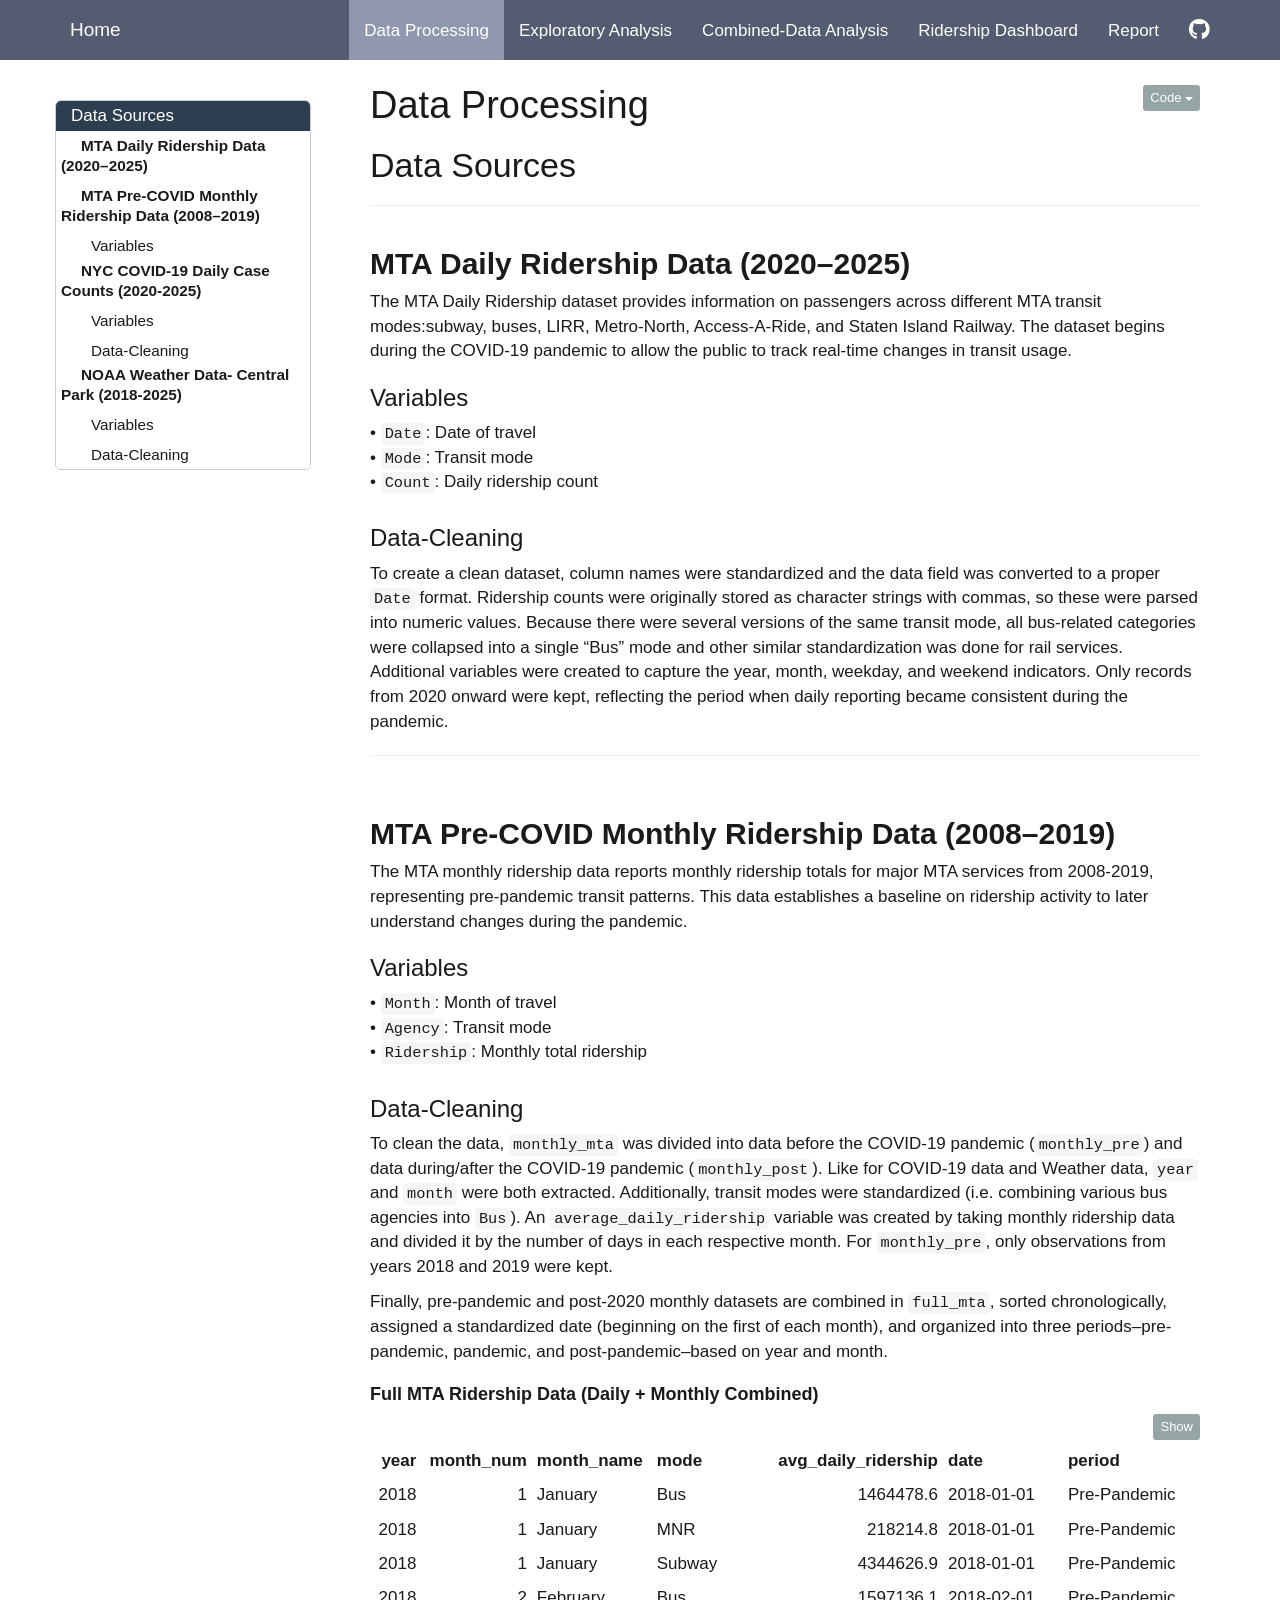
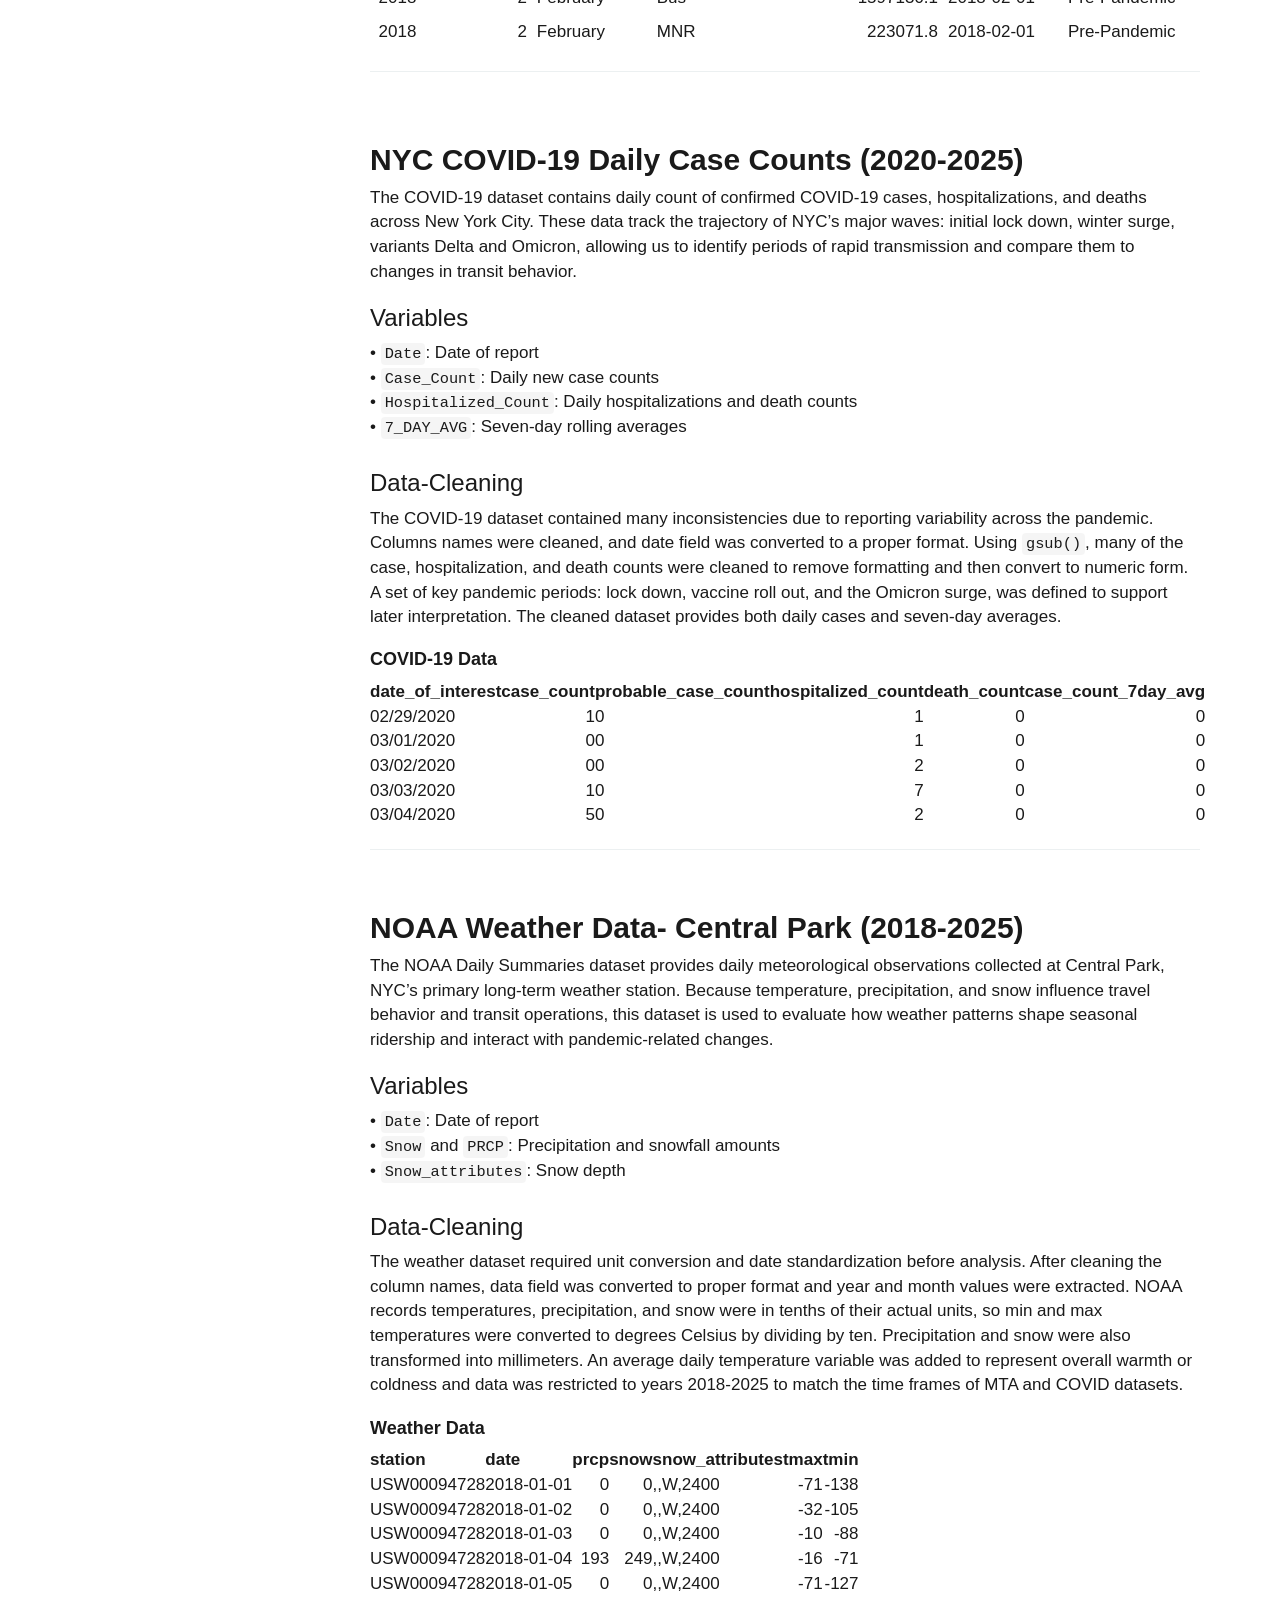
<file: Website/data.html>
<!DOCTYPE html>

<html>

<head>

<meta charset="utf-8" />
<meta name="generator" content="pandoc" />
<meta http-equiv="X-UA-Compatible" content="IE=EDGE" />




<title>Data Processing</title>

<script src="site_libs/header-attrs-2.29/header-attrs.js"></script>
<script src="site_libs/jquery-3.6.0/jquery-3.6.0.min.js"></script>
<meta name="viewport" content="width=device-width, initial-scale=1" />
<link href="site_libs/bootstrap-3.3.5/css/flatly.min.css" rel="stylesheet" />
<script src="site_libs/bootstrap-3.3.5/js/bootstrap.min.js"></script>
<script src="site_libs/bootstrap-3.3.5/shim/html5shiv.min.js"></script>
<script src="site_libs/bootstrap-3.3.5/shim/respond.min.js"></script>
<style>h1 {font-size: 34px;}
       h1.title {font-size: 38px;}
       h2 {font-size: 30px;}
       h3 {font-size: 24px;}
       h4 {font-size: 18px;}
       h5 {font-size: 16px;}
       h6 {font-size: 12px;}
       code {color: inherit; background-color: rgba(0, 0, 0, 0.04);}
       pre:not([class]) { background-color: white }</style>
<script src="site_libs/jqueryui-1.13.2/jquery-ui.min.js"></script>
<link href="site_libs/tocify-1.9.1/jquery.tocify.css" rel="stylesheet" />
<script src="site_libs/tocify-1.9.1/jquery.tocify.js"></script>
<script src="site_libs/navigation-1.1/tabsets.js"></script>
<script src="site_libs/navigation-1.1/codefolding.js"></script>
<link href="site_libs/highlightjs-9.12.0/textmate.css" rel="stylesheet" />
<script src="site_libs/highlightjs-9.12.0/highlight.js"></script>
<link href="site_libs/pagedtable-1.1/css/pagedtable.css" rel="stylesheet" />
<script src="site_libs/pagedtable-1.1/js/pagedtable.js"></script>
<link href="site_libs/font-awesome-6.5.2/css/all.min.css" rel="stylesheet" />
<link href="site_libs/font-awesome-6.5.2/css/v4-shims.min.css" rel="stylesheet" />

<style type="text/css">
  code{white-space: pre-wrap;}
  span.smallcaps{font-variant: small-caps;}
  span.underline{text-decoration: underline;}
  div.column{display: inline-block; vertical-align: top; width: 50%;}
  div.hanging-indent{margin-left: 1.5em; text-indent: -1.5em;}
  ul.task-list{list-style: none;}
    </style>

<style type="text/css">code{white-space: pre;}</style>
<script type="text/javascript">
if (window.hljs) {
  hljs.configure({languages: []});
  hljs.initHighlightingOnLoad();
  if (document.readyState && document.readyState === "complete") {
    window.setTimeout(function() { hljs.initHighlighting(); }, 0);
  }
}
</script>






<link rel="stylesheet" href="styles.css" type="text/css" />



<style type = "text/css">
.main-container {
  max-width: 940px;
  margin-left: auto;
  margin-right: auto;
}
img {
  max-width:100%;
}
.tabbed-pane {
  padding-top: 12px;
}
.html-widget {
  margin-bottom: 20px;
}
button.code-folding-btn:focus {
  outline: none;
}
summary {
  display: list-item;
}
details > summary > p:only-child {
  display: inline;
}
pre code {
  padding: 0;
}
</style>


<style type="text/css">
.dropdown-submenu {
  position: relative;
}
.dropdown-submenu>.dropdown-menu {
  top: 0;
  left: 100%;
  margin-top: -6px;
  margin-left: -1px;
  border-radius: 0 6px 6px 6px;
}
.dropdown-submenu:hover>.dropdown-menu {
  display: block;
}
.dropdown-submenu>a:after {
  display: block;
  content: " ";
  float: right;
  width: 0;
  height: 0;
  border-color: transparent;
  border-style: solid;
  border-width: 5px 0 5px 5px;
  border-left-color: #cccccc;
  margin-top: 5px;
  margin-right: -10px;
}
.dropdown-submenu:hover>a:after {
  border-left-color: #adb5bd;
}
.dropdown-submenu.pull-left {
  float: none;
}
.dropdown-submenu.pull-left>.dropdown-menu {
  left: -100%;
  margin-left: 10px;
  border-radius: 6px 0 6px 6px;
}
</style>

<script type="text/javascript">
// manage active state of menu based on current page
$(document).ready(function () {
  // active menu anchor
  href = window.location.pathname
  href = href.substr(href.lastIndexOf('/') + 1)
  if (href === "")
    href = "index.html";
  var menuAnchor = $('a[href="' + href + '"]');

  // mark the anchor link active (and if it's in a dropdown, also mark that active)
  var dropdown = menuAnchor.closest('li.dropdown');
  if (window.bootstrap) { // Bootstrap 4+
    menuAnchor.addClass('active');
    dropdown.find('> .dropdown-toggle').addClass('active');
  } else { // Bootstrap 3
    menuAnchor.parent().addClass('active');
    dropdown.addClass('active');
  }

  // Navbar adjustments
  var navHeight = $(".navbar").first().height() + 15;
  var style = document.createElement('style');
  var pt = "padding-top: " + navHeight + "px; ";
  var mt = "margin-top: -" + navHeight + "px; ";
  var css = "";
  // offset scroll position for anchor links (for fixed navbar)
  for (var i = 1; i <= 6; i++) {
    css += ".section h" + i + "{ " + pt + mt + "}\n";
  }
  style.innerHTML = "body {" + pt + "padding-bottom: 40px; }\n" + css;
  document.head.appendChild(style);
});
</script>

<!-- tabsets -->

<style type="text/css">
.tabset-dropdown > .nav-tabs {
  display: inline-table;
  max-height: 500px;
  min-height: 44px;
  overflow-y: auto;
  border: 1px solid #ddd;
  border-radius: 4px;
}

.tabset-dropdown > .nav-tabs > li.active:before, .tabset-dropdown > .nav-tabs.nav-tabs-open:before {
  content: "\e259";
  font-family: 'Glyphicons Halflings';
  display: inline-block;
  padding: 10px;
  border-right: 1px solid #ddd;
}

.tabset-dropdown > .nav-tabs.nav-tabs-open > li.active:before {
  content: "\e258";
  font-family: 'Glyphicons Halflings';
  border: none;
}

.tabset-dropdown > .nav-tabs > li.active {
  display: block;
}

.tabset-dropdown > .nav-tabs > li > a,
.tabset-dropdown > .nav-tabs > li > a:focus,
.tabset-dropdown > .nav-tabs > li > a:hover {
  border: none;
  display: inline-block;
  border-radius: 4px;
  background-color: transparent;
}

.tabset-dropdown > .nav-tabs.nav-tabs-open > li {
  display: block;
  float: none;
}

.tabset-dropdown > .nav-tabs > li {
  display: none;
}
</style>

<!-- code folding -->
<style type="text/css">
.code-folding-btn { margin-bottom: 4px; }
</style>



<style type="text/css">

#TOC {
  margin: 25px 0px 20px 0px;
}
@media (max-width: 768px) {
#TOC {
  position: relative;
  width: 100%;
}
}

@media print {
.toc-content {
  /* see https://github.com/w3c/csswg-drafts/issues/4434 */
  float: right;
}
}

.toc-content {
  padding-left: 30px;
  padding-right: 40px;
}

div.main-container {
  max-width: 1200px;
}

div.tocify {
  width: 20%;
  max-width: 260px;
  max-height: 85%;
}

@media (min-width: 768px) and (max-width: 991px) {
  div.tocify {
    width: 25%;
  }
}

@media (max-width: 767px) {
  div.tocify {
    width: 100%;
    max-width: none;
  }
}

.tocify ul, .tocify li {
  line-height: 20px;
}

.tocify-subheader .tocify-item {
  font-size: 0.90em;
}

.tocify .list-group-item {
  border-radius: 0px;
}


</style>



</head>

<body>


<div class="container-fluid main-container">


<!-- setup 3col/9col grid for toc_float and main content  -->
<div class="row">
<div class="col-xs-12 col-sm-4 col-md-3">
<div id="TOC" class="tocify">
</div>
</div>

<div class="toc-content col-xs-12 col-sm-8 col-md-9">




<div class="navbar navbar-default  navbar-fixed-top" role="navigation">
  <div class="container">
    <div class="navbar-header">
      <button type="button" class="navbar-toggle collapsed" data-toggle="collapse" data-bs-toggle="collapse" data-target="#navbar" data-bs-target="#navbar">
        <span class="icon-bar"></span>
        <span class="icon-bar"></span>
        <span class="icon-bar"></span>
      </button>
      <a class="navbar-brand" href="index.html">Home</a>
    </div>
    <div id="navbar" class="navbar-collapse collapse">
      <ul class="nav navbar-nav">
        
      </ul>
      <ul class="nav navbar-nav navbar-right">
        <li>
  <a href="data.html">Data Processing</a>
</li>
<li>
  <a href="exploratory.html">Exploratory Analysis</a>
</li>
<li>
  <a href="combined.html">Combined-Data Analysis</a>
</li>
<li>
  <a href="dashboard.html">Ridership Dashboard</a>
</li>
<li>
  <a href="report.html">Report</a>
</li>
<li>
  <a href="https://github.com/nelsongaillard/p8105_final">
    <span class="fa fa-github fa-lg"></span>
     
  </a>
</li>
      </ul>
    </div><!--/.nav-collapse -->
  </div><!--/.container -->
</div><!--/.navbar -->

<div id="header">

<div class="btn-group pull-right float-right">
<button type="button" class="btn btn-default btn-xs btn-secondary btn-sm dropdown-toggle" data-toggle="dropdown" data-bs-toggle="dropdown" aria-haspopup="true" aria-expanded="false"><span>Code</span> <span class="caret"></span></button>
<ul class="dropdown-menu dropdown-menu-right" style="min-width: 50px;">
<li><a id="rmd-show-all-code" href="#">Show All Code</a></li>
<li><a id="rmd-hide-all-code" href="#">Hide All Code</a></li>
</ul>
</div>



<h1 class="title toc-ignore">Data Processing</h1>

</div>


<div id="data-sources" class="section level1">
<h1>Data Sources</h1>
<div style="margin-bottom: 20px;">

</div>
<hr />
<div class="section">
<div id="mta-daily-ridership-data-20202025" class="section level2">
<h2><strong>MTA Daily Ridership Data (2020–2025)</strong></h2>
<p>The MTA Daily Ridership dataset provides information on passengers
across different MTA transit modes:subway, buses, LIRR, Metro-North,
Access-A-Ride, and Staten Island Railway. The dataset begins during the
COVID-19 pandemic to allow the public to track real-time changes in
transit usage.</p>
<div id="variables" class="section level3">
<h3>Variables</h3>
<div class="var-list">
<p>• <code>Date</code>: Date of travel<br />
• <code>Mode</code>: Transit mode<br />
• <code>Count</code>: Daily ridership count</p>
</div>
</div>
<div id="data-cleaning" class="section level3">
<h3>Data-Cleaning</h3>
<p>To create a clean dataset, column names were standardized and the
data field was converted to a proper <code>Date</code> format. Ridership
counts were originally stored as character strings with commas, so these
were parsed into numeric values. Because there were several versions of
the same transit mode, all bus-related categories were collapsed into a
single “Bus” mode and other similar standardization was done for rail
services. Additional variables were created to capture the year, month,
weekday, and weekend indicators. Only records from 2020 onward were
kept, reflecting the period when daily reporting became consistent
during the pandemic.</p>
<hr />
</div>
</div>
<div class="section">
<div id="mta-pre-covid-monthly-ridership-data-20082019"
class="section level2">
<h2><strong>MTA Pre-COVID Monthly Ridership Data
(2008–2019)</strong></h2>
<p>The MTA monthly ridership data reports monthly ridership totals for
major MTA services from 2008-2019, representing pre-pandemic transit
patterns. This data establishes a baseline on ridership activity to
later understand changes during the pandemic.</p>
<div id="variables-1" class="section level3">
<h3>Variables</h3>
<div class="var-list">
<p>• <code>Month</code>: Month of travel<br />
• <code>Agency</code>: Transit mode<br />
• <code>Ridership</code>: Monthly total ridership</p>
</div>
</div>
<div id="data-cleaning-1" class="section level3">
<h3>Data-Cleaning</h3>
<p>To clean the data, <code>monthly_mta</code> was divided into data
before the COVID-19 pandemic (<code>monthly_pre</code>) and data
during/after the COVID-19 pandemic (<code>monthly_post</code>). Like for
COVID-19 data and Weather data, <code>year</code> and <code>month</code>
were both extracted. Additionally, transit modes were standardized
(i.e. combining various bus agencies into <code>Bus</code>). An
<code>average_daily_ridership</code> variable was created by taking
monthly ridership data and divided it by the number of days in each
respective month. For <code>monthly_pre</code>, only observations from
years 2018 and 2019 were kept.</p>
<p>Finally, pre-pandemic and post-2020 monthly datasets are combined in
<code>full_mta</code>, sorted chronologically, assigned a standardized
date (beginning on the first of each month), and organized into three
periods–pre-pandemic, pandemic, and post-pandemic–based on year and
month.</p>
<div id="full-mta-ridership-data-daily-monthly-combined"
class="section level4">
<h4><strong>Full MTA Ridership Data (Daily + Monthly
Combined)</strong></h4>
<pre class="r"><code>library(lubridate)
library(tidyverse)
library(plotly)
library(patchwork)
library(dplyr)
library(scales)
library(knitr)
library(broom)

daily_mta = 
  read.csv(&quot;data/mta.csv&quot;)

monthly_mta =
  read.csv(&quot;data/monthly_mta.csv&quot;)

monthly_pre =
  monthly_mta |&gt;
  janitor::clean_names() |&gt;
  mutate(
    date = as.Date(month),
    year = year(date),
    month_num = month(date),
    month_name = month(date, label = TRUE, abbr = FALSE),
    ridership = parse_number(ridership),

    mode = case_when(
      agency %in% c(&quot;NYCT Bus&quot;, &quot;MTA Bus&quot;, &quot;Bus&quot;) ~ &quot;Bus&quot;,
      agency %in% c(&quot;Subway&quot;,&quot;MNR&quot;,&quot;LIRR&quot;,&quot;AAR&quot;,&quot;SIR&quot;) ~ agency,
      TRUE ~ NA_character_
    ),

    days_in_month = days_in_month(date),
    avg_daily_ridership = ridership / days_in_month
  ) |&gt;
  filter(
    year &gt;= 2018,
    year &lt;= 2019,
    !is.na(mode)
  ) |&gt;
  select(year, month_num, month_name, mode, avg_daily_ridership)

daily_mta_clean =
  daily_mta |&gt;
  janitor::clean_names() |&gt;
  mutate(
    date = mdy(date),
    year = year(date),
    month_num = month(date),
    month_name = month(date, label = TRUE, abbr = FALSE),
    count = parse_number(count),

    mode = case_when(
      mode %in% c(&quot;NYCT Bus&quot;, &quot;MTA Bus&quot;, &quot;Bus&quot;) ~ &quot;Bus&quot;,
      mode %in% c(&quot;AAR&quot;,&quot;Subway&quot;,&quot;LIRR&quot;,&quot;MNR&quot;,&quot;SIR&quot;) ~ mode,
      TRUE ~ NA_character_
    )
  ) |&gt;
  filter(year &gt;= 2020, !is.na(mode)) |&gt; 
  mutate(
    weekday = wday(date, label = TRUE),
    weekend = ifelse(weekday %in% c(&quot;Sat&quot;, &quot;Sun&quot;), &quot;Weekend&quot;, &quot;Weekday&quot;)
  )

monthly_post =
  daily_mta_clean |&gt;
  group_by(year, month_num, month_name, mode) |&gt;
  summarise(
    avg_daily_ridership = mean(count, na.rm = TRUE),
    .groups = &quot;drop&quot;
  )

full_mta =
  bind_rows(monthly_pre, monthly_post) |&gt;
  arrange(year, month_num, mode) |&gt;
  mutate(
    date = as.Date(paste(year, month_num, &quot;01&quot;, sep = &quot;-&quot;)),
    period = case_when(
      year &lt; 2020 ~ &quot;Pre-Pandemic&quot;,
      year == 2020 &amp; month_num &lt;= 2 ~ &quot;Pre-Pandemic&quot;,
      year == 2020 &amp; month_num &gt;= 3 ~ &quot;Pandemic&quot;,
      year == 2021 ~ &quot;Pandemic&quot;,
      year &gt;= 2022 ~ &quot;Post-Pandemic&quot;),
    period = factor(period, levels = c(&quot;Pre-Pandemic&quot;, &quot;Pandemic&quot;, &quot;Post-Pandemic&quot;))
  )

knitr::kable(
  head(full_mta, 5)
)</code></pre>
<table>
<colgroup>
<col width="6%" />
<col width="12%" />
<col width="14%" />
<col width="9%" />
<col width="25%" />
<col width="14%" />
<col width="16%" />
</colgroup>
<thead>
<tr class="header">
<th align="right">year</th>
<th align="right">month_num</th>
<th align="left">month_name</th>
<th align="left">mode</th>
<th align="right">avg_daily_ridership</th>
<th align="left">date</th>
<th align="left">period</th>
</tr>
</thead>
<tbody>
<tr class="odd">
<td align="right">2018</td>
<td align="right">1</td>
<td align="left">January</td>
<td align="left">Bus</td>
<td align="right">1464478.6</td>
<td align="left">2018-01-01</td>
<td align="left">Pre-Pandemic</td>
</tr>
<tr class="even">
<td align="right">2018</td>
<td align="right">1</td>
<td align="left">January</td>
<td align="left">MNR</td>
<td align="right">218214.8</td>
<td align="left">2018-01-01</td>
<td align="left">Pre-Pandemic</td>
</tr>
<tr class="odd">
<td align="right">2018</td>
<td align="right">1</td>
<td align="left">January</td>
<td align="left">Subway</td>
<td align="right">4344626.9</td>
<td align="left">2018-01-01</td>
<td align="left">Pre-Pandemic</td>
</tr>
<tr class="even">
<td align="right">2018</td>
<td align="right">2</td>
<td align="left">February</td>
<td align="left">Bus</td>
<td align="right">1597136.1</td>
<td align="left">2018-02-01</td>
<td align="left">Pre-Pandemic</td>
</tr>
<tr class="odd">
<td align="right">2018</td>
<td align="right">2</td>
<td align="left">February</td>
<td align="left">MNR</td>
<td align="right">223071.8</td>
<td align="left">2018-02-01</td>
<td align="left">Pre-Pandemic</td>
</tr>
</tbody>
</table>
<hr />
</div>
</div>
</div>
<div class="section">
<div id="nyc-covid-19-daily-case-counts-2020-2025"
class="section level2">
<h2><strong>NYC COVID-19 Daily Case Counts (2020-2025)</strong></h2>
<p>The COVID-19 dataset contains daily count of confirmed COVID-19
cases, hospitalizations, and deaths across New York City. These data
track the trajectory of NYC’s major waves: initial lock down, winter
surge, variants Delta and Omicron, allowing us to identify periods of
rapid transmission and compare them to changes in transit behavior.</p>
<div id="variables-2" class="section level3">
<h3>Variables</h3>
<div class="var-list">
<p>• <code>Date</code>: Date of report<br />
• <code>Case_Count</code>: Daily new case counts<br />
• <code>Hospitalized_Count</code>: Daily hospitalizations and death
counts<br />
• <code>7_DAY_AVG</code>: Seven-day rolling averages</p>
</div>
</div>
<div id="data-cleaning-2" class="section level3">
<h3>Data-Cleaning</h3>
<p>The COVID-19 dataset contained many inconsistencies due to reporting
variability across the pandemic. Columns names were cleaned, and date
field was converted to a proper format. Using <code>gsub()</code>, many
of the case, hospitalization, and death counts were cleaned to remove
formatting and then convert to numeric form. A set of key pandemic
periods: lock down, vaccine roll out, and the Omicron surge, was defined
to support later interpretation. The cleaned dataset provides both daily
cases and seven-day averages.</p>
<div id="covid-19-data" class="section level4">
<h4><strong>COVID-19 Data</strong></h4>
<table>
<thead>
<tr>
<th style="text-align:left;">
date_of_interest
</th>
<th style="text-align:right;">
case_count
</th>
<th style="text-align:left;">
probable_case_count
</th>
<th style="text-align:right;">
hospitalized_count
</th>
<th style="text-align:right;">
death_count
</th>
<th style="text-align:right;">
case_count_7day_avg
</th>
</tr>
</thead>
<tbody>
<tr>
<td style="text-align:left;">
02/29/2020
</td>
<td style="text-align:right;">
1
</td>
<td style="text-align:left;">
0
</td>
<td style="text-align:right;">
1
</td>
<td style="text-align:right;">
0
</td>
<td style="text-align:right;">
0
</td>
</tr>
<tr>
<td style="text-align:left;">
03/01/2020
</td>
<td style="text-align:right;">
0
</td>
<td style="text-align:left;">
0
</td>
<td style="text-align:right;">
1
</td>
<td style="text-align:right;">
0
</td>
<td style="text-align:right;">
0
</td>
</tr>
<tr>
<td style="text-align:left;">
03/02/2020
</td>
<td style="text-align:right;">
0
</td>
<td style="text-align:left;">
0
</td>
<td style="text-align:right;">
2
</td>
<td style="text-align:right;">
0
</td>
<td style="text-align:right;">
0
</td>
</tr>
<tr>
<td style="text-align:left;">
03/03/2020
</td>
<td style="text-align:right;">
1
</td>
<td style="text-align:left;">
0
</td>
<td style="text-align:right;">
7
</td>
<td style="text-align:right;">
0
</td>
<td style="text-align:right;">
0
</td>
</tr>
<tr>
<td style="text-align:left;">
03/04/2020
</td>
<td style="text-align:right;">
5
</td>
<td style="text-align:left;">
0
</td>
<td style="text-align:right;">
2
</td>
<td style="text-align:right;">
0
</td>
<td style="text-align:right;">
0
</td>
</tr>
</tbody>
</table>
<hr />
</div>
</div>
</div>
<div id="noaa-weather-data--central-park-2018-2025"
class="section level2">
<h2><strong>NOAA Weather Data- Central Park (2018-2025)</strong></h2>
<p>The NOAA Daily Summaries dataset provides daily meteorological
observations collected at Central Park, NYC’s primary long-term weather
station. Because temperature, precipitation, and snow influence travel
behavior and transit operations, this dataset is used to evaluate how
weather patterns shape seasonal ridership and interact with
pandemic-related changes.</p>
<div id="variables-3" class="section level3">
<h3>Variables</h3>
<div class="var-list">
<p>• <code>Date</code>: Date of report<br />
• <code>Snow</code> and <code>PRCP</code>: Precipitation and snowfall
amounts<br />
• <code>Snow_attributes</code>: Snow depth</p>
</div>
</div>
<div id="data-cleaning-3" class="section level3">
<h3>Data-Cleaning</h3>
<p>The weather dataset required unit conversion and date standardization
before analysis. After cleaning the column names, data field was
converted to proper format and year and month values were extracted.
NOAA records temperatures, precipitation, and snow were in tenths of
their actual units, so min and max temperatures were converted to
degrees Celsius by dividing by ten. Precipitation and snow were also
transformed into millimeters. An average daily temperature variable was
added to represent overall warmth or coldness and data was restricted to
years 2018-2025 to match the time frames of MTA and COVID datasets.</p>
<div id="weather-data" class="section level4">
<h4><strong>Weather Data</strong></h4>
<table>
<thead>
<tr>
<th style="text-align:left;">
station
</th>
<th style="text-align:left;">
date
</th>
<th style="text-align:right;">
prcp
</th>
<th style="text-align:right;">
snow
</th>
<th style="text-align:left;">
snow_attributes
</th>
<th style="text-align:right;">
tmax
</th>
<th style="text-align:right;">
tmin
</th>
</tr>
</thead>
<tbody>
<tr>
<td style="text-align:left;">
USW00094728
</td>
<td style="text-align:left;">
2018-01-01
</td>
<td style="text-align:right;">
0
</td>
<td style="text-align:right;">
0
</td>
<td style="text-align:left;">
,,W,2400
</td>
<td style="text-align:right;">
-71
</td>
<td style="text-align:right;">
-138
</td>
</tr>
<tr>
<td style="text-align:left;">
USW00094728
</td>
<td style="text-align:left;">
2018-01-02
</td>
<td style="text-align:right;">
0
</td>
<td style="text-align:right;">
0
</td>
<td style="text-align:left;">
,,W,2400
</td>
<td style="text-align:right;">
-32
</td>
<td style="text-align:right;">
-105
</td>
</tr>
<tr>
<td style="text-align:left;">
USW00094728
</td>
<td style="text-align:left;">
2018-01-03
</td>
<td style="text-align:right;">
0
</td>
<td style="text-align:right;">
0
</td>
<td style="text-align:left;">
,,W,2400
</td>
<td style="text-align:right;">
-10
</td>
<td style="text-align:right;">
-88
</td>
</tr>
<tr>
<td style="text-align:left;">
USW00094728
</td>
<td style="text-align:left;">
2018-01-04
</td>
<td style="text-align:right;">
193
</td>
<td style="text-align:right;">
249
</td>
<td style="text-align:left;">
,,W,2400
</td>
<td style="text-align:right;">
-16
</td>
<td style="text-align:right;">
-71
</td>
</tr>
<tr>
<td style="text-align:left;">
USW00094728
</td>
<td style="text-align:left;">
2018-01-05
</td>
<td style="text-align:right;">
0
</td>
<td style="text-align:right;">
0
</td>
<td style="text-align:left;">
,,W,2400
</td>
<td style="text-align:right;">
-71
</td>
<td style="text-align:right;">
-127
</td>
</tr>
</tbody>
</table>
</div>
</div>
</div>
</div>
</div>
</div>
</div>



</div>
</div>

</div>

<script>

// add bootstrap table styles to pandoc tables
function bootstrapStylePandocTables() {
  $('tr.odd').parent('tbody').parent('table').addClass('table table-condensed');
}
$(document).ready(function () {
  bootstrapStylePandocTables();
});


</script>

<!-- tabsets -->

<script>
$(document).ready(function () {
  window.buildTabsets("TOC");
});

$(document).ready(function () {
  $('.tabset-dropdown > .nav-tabs > li').click(function () {
    $(this).parent().toggleClass('nav-tabs-open');
  });
});
</script>

<!-- code folding -->
<script>
$(document).ready(function () {
  window.initializeCodeFolding("hide" === "show");
});
</script>

<script>
$(document).ready(function ()  {

    // temporarily add toc-ignore selector to headers for the consistency with Pandoc
    $('.unlisted.unnumbered').addClass('toc-ignore')

    // move toc-ignore selectors from section div to header
    $('div.section.toc-ignore')
        .removeClass('toc-ignore')
        .children('h1,h2,h3,h4,h5').addClass('toc-ignore');

    // establish options
    var options = {
      selectors: "h1,h2,h3",
      theme: "bootstrap3",
      context: '.toc-content',
      hashGenerator: function (text) {
        return text.replace(/[.\\/?&!#<>]/g, '').replace(/\s/g, '_');
      },
      ignoreSelector: ".toc-ignore",
      scrollTo: 0
    };
    options.showAndHide = true;
    options.smoothScroll = true;

    // tocify
    var toc = $("#TOC").tocify(options).data("toc-tocify");
});
</script>

<!-- dynamically load mathjax for compatibility with self-contained -->
<script>
  (function () {
    var script = document.createElement("script");
    script.type = "text/javascript";
    script.src  = "https://mathjax.rstudio.com/latest/MathJax.js?config=TeX-AMS-MML_HTMLorMML";
    document.getElementsByTagName("head")[0].appendChild(script);
  })();
</script>

</body>
</html>
</file>
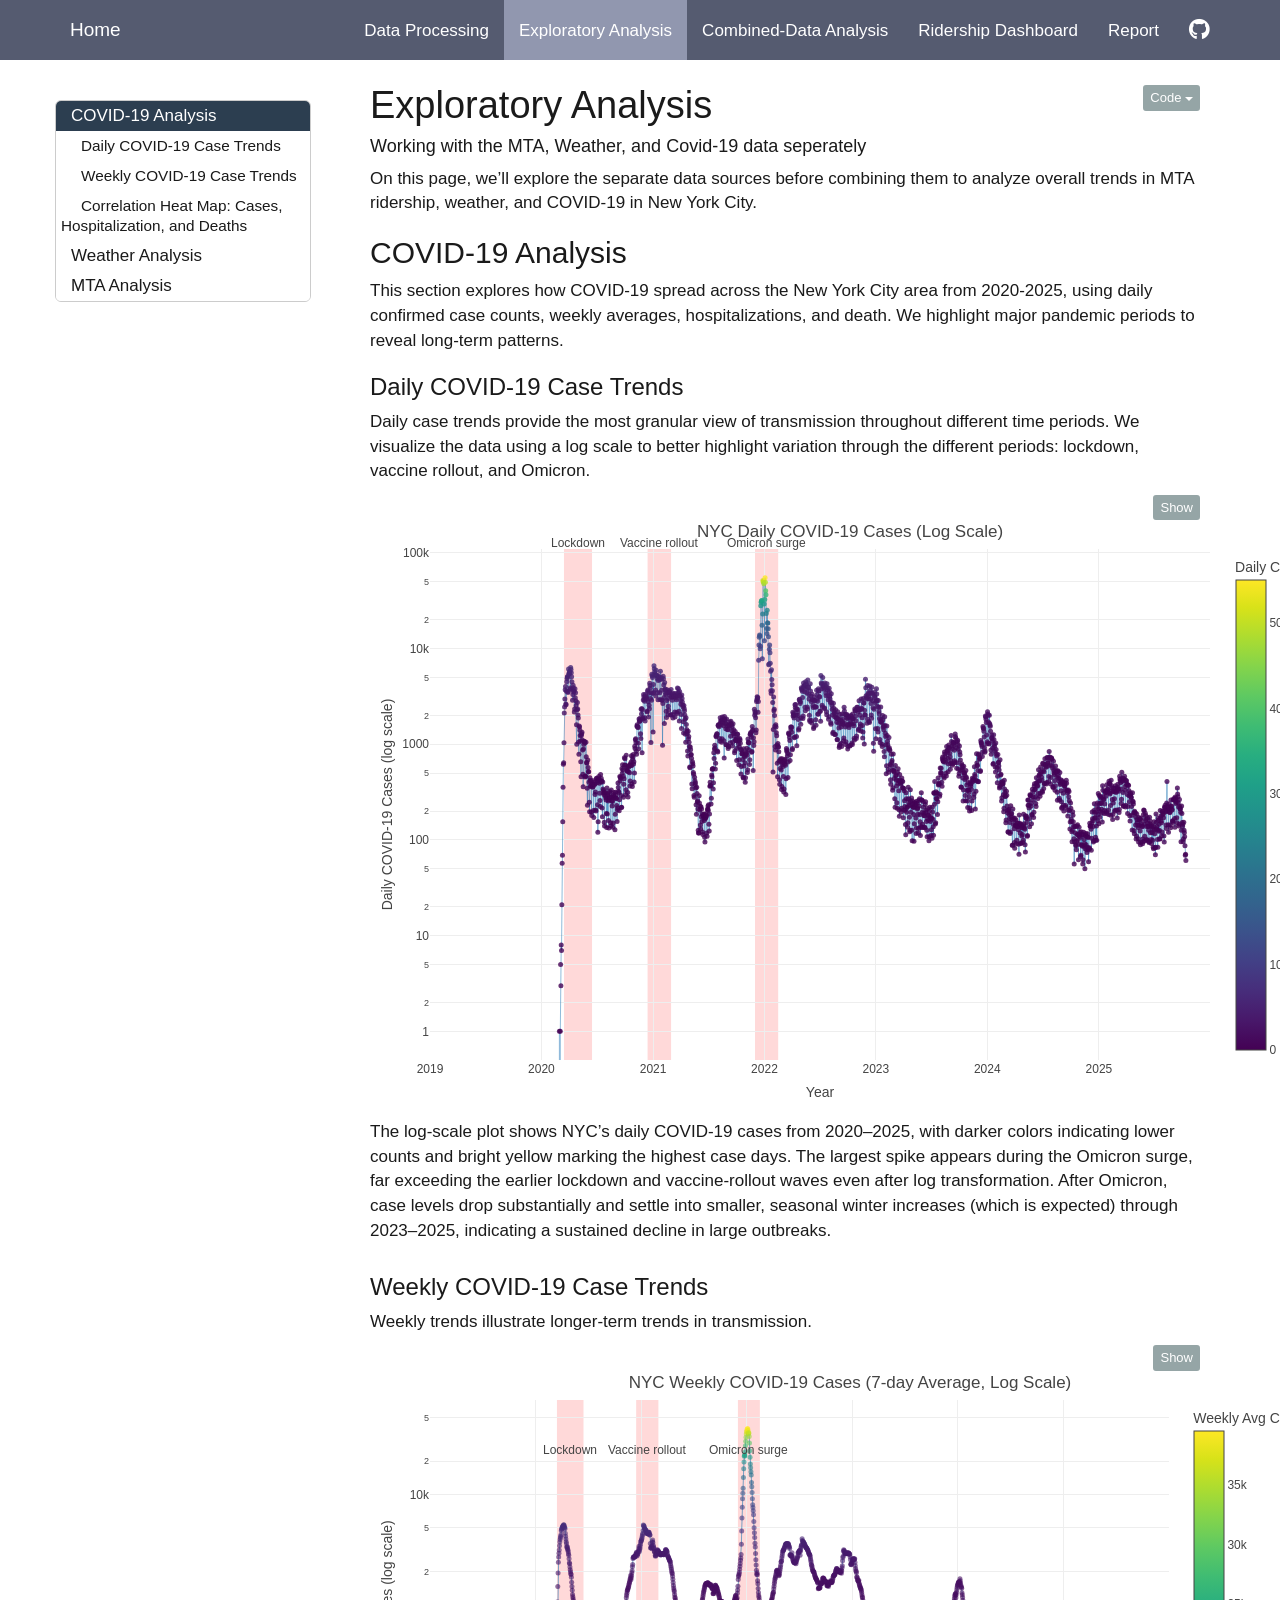
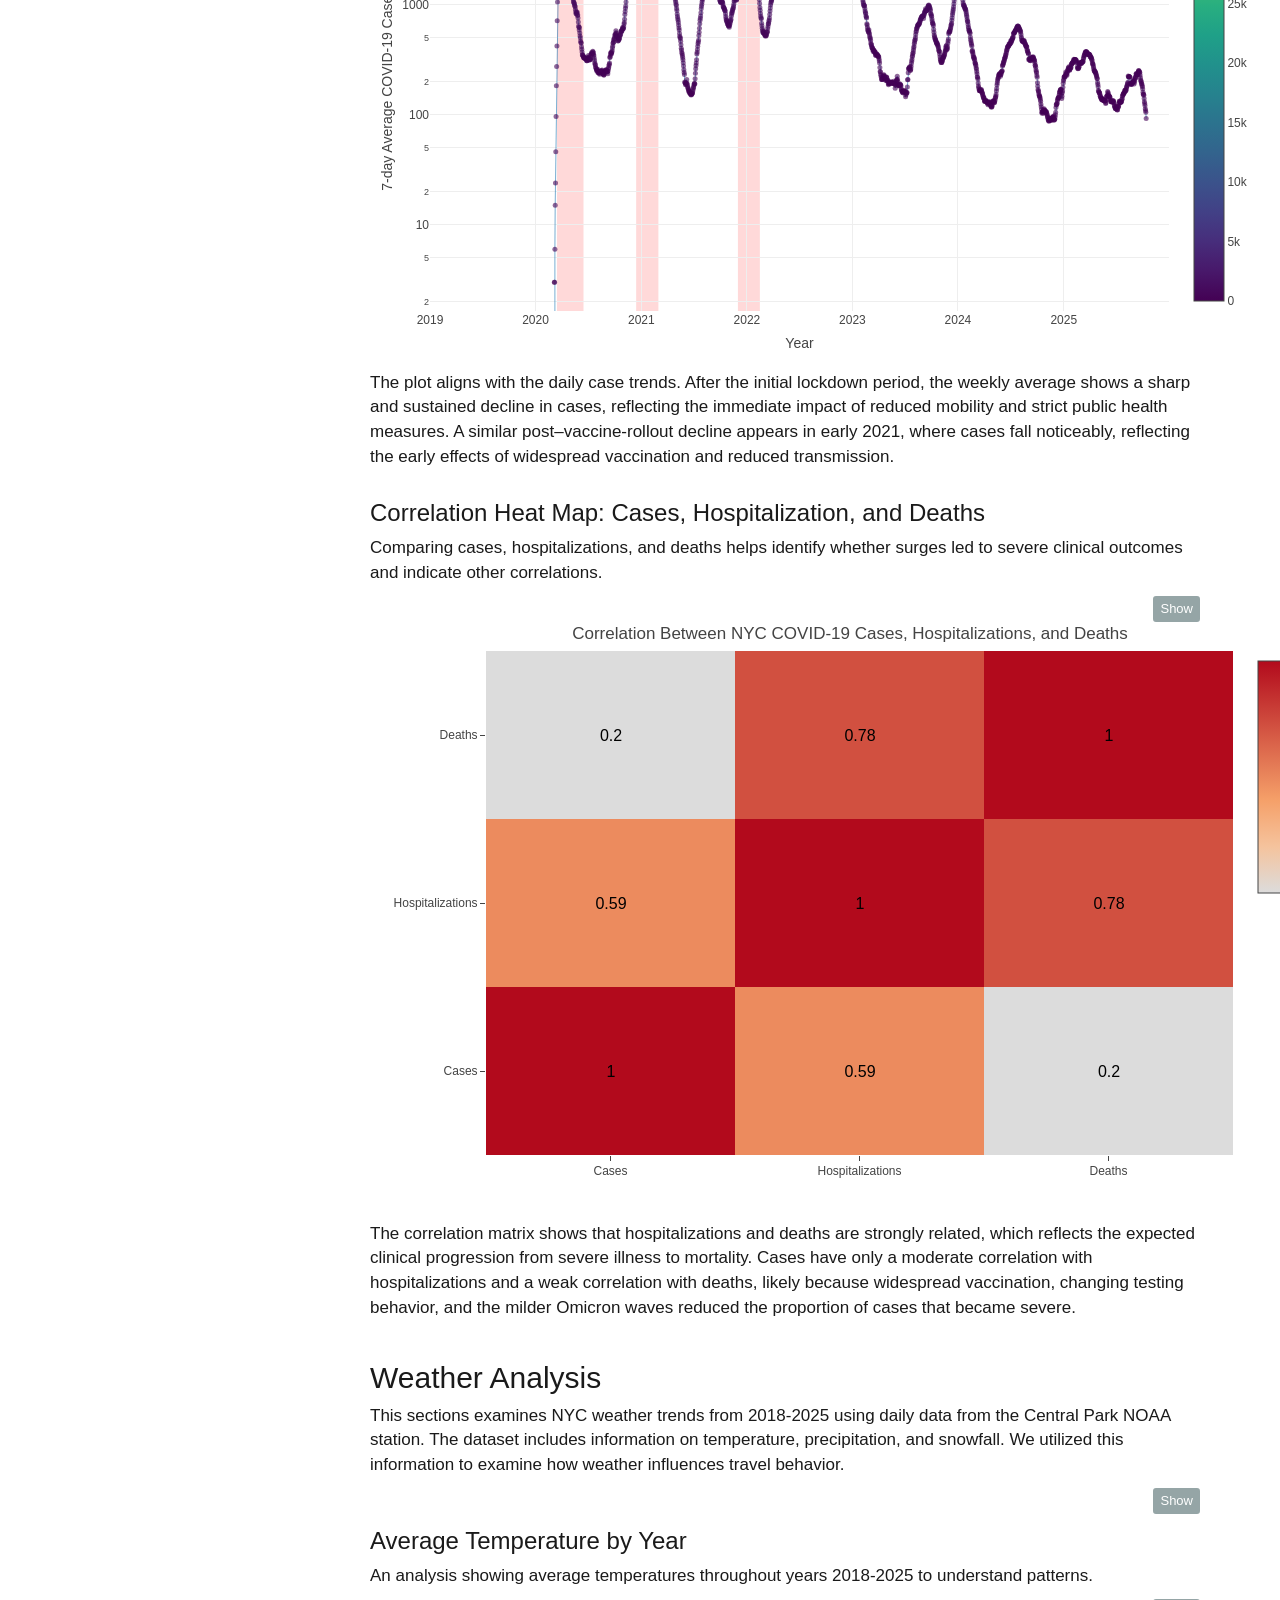
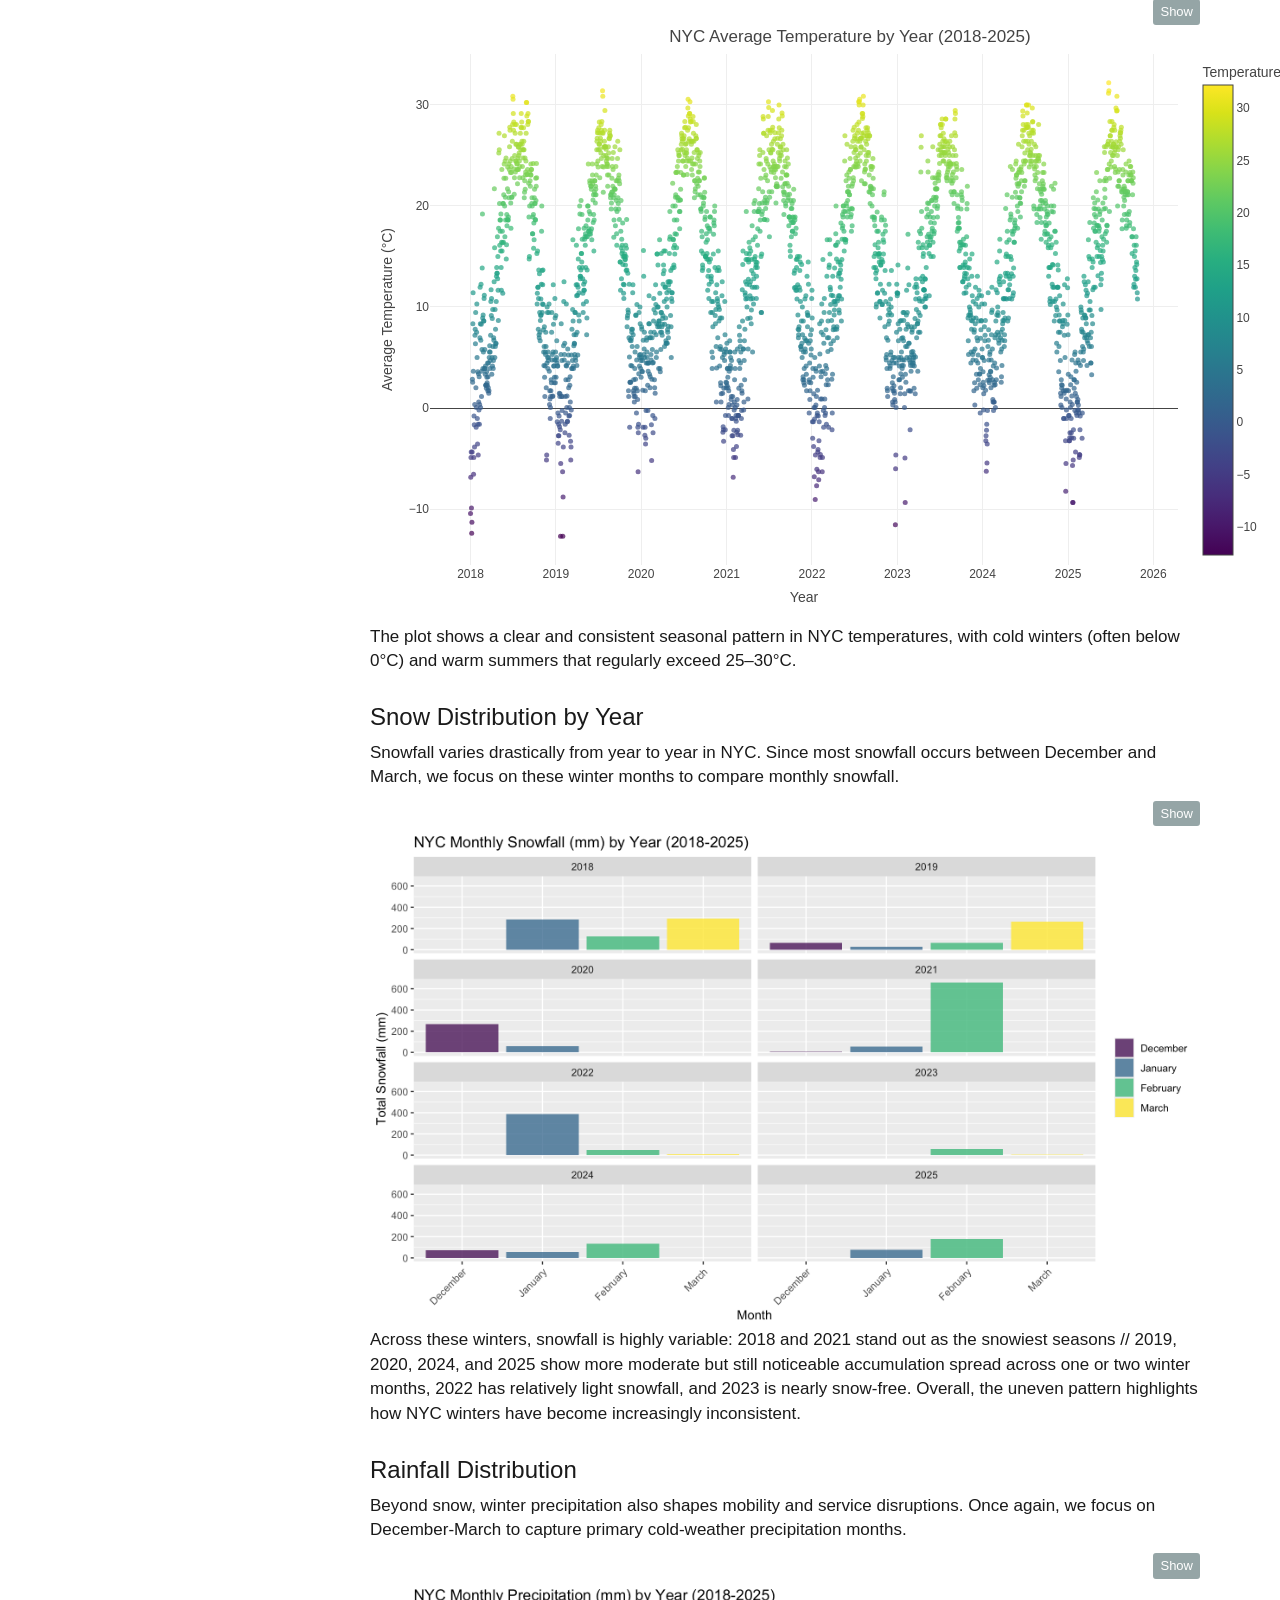
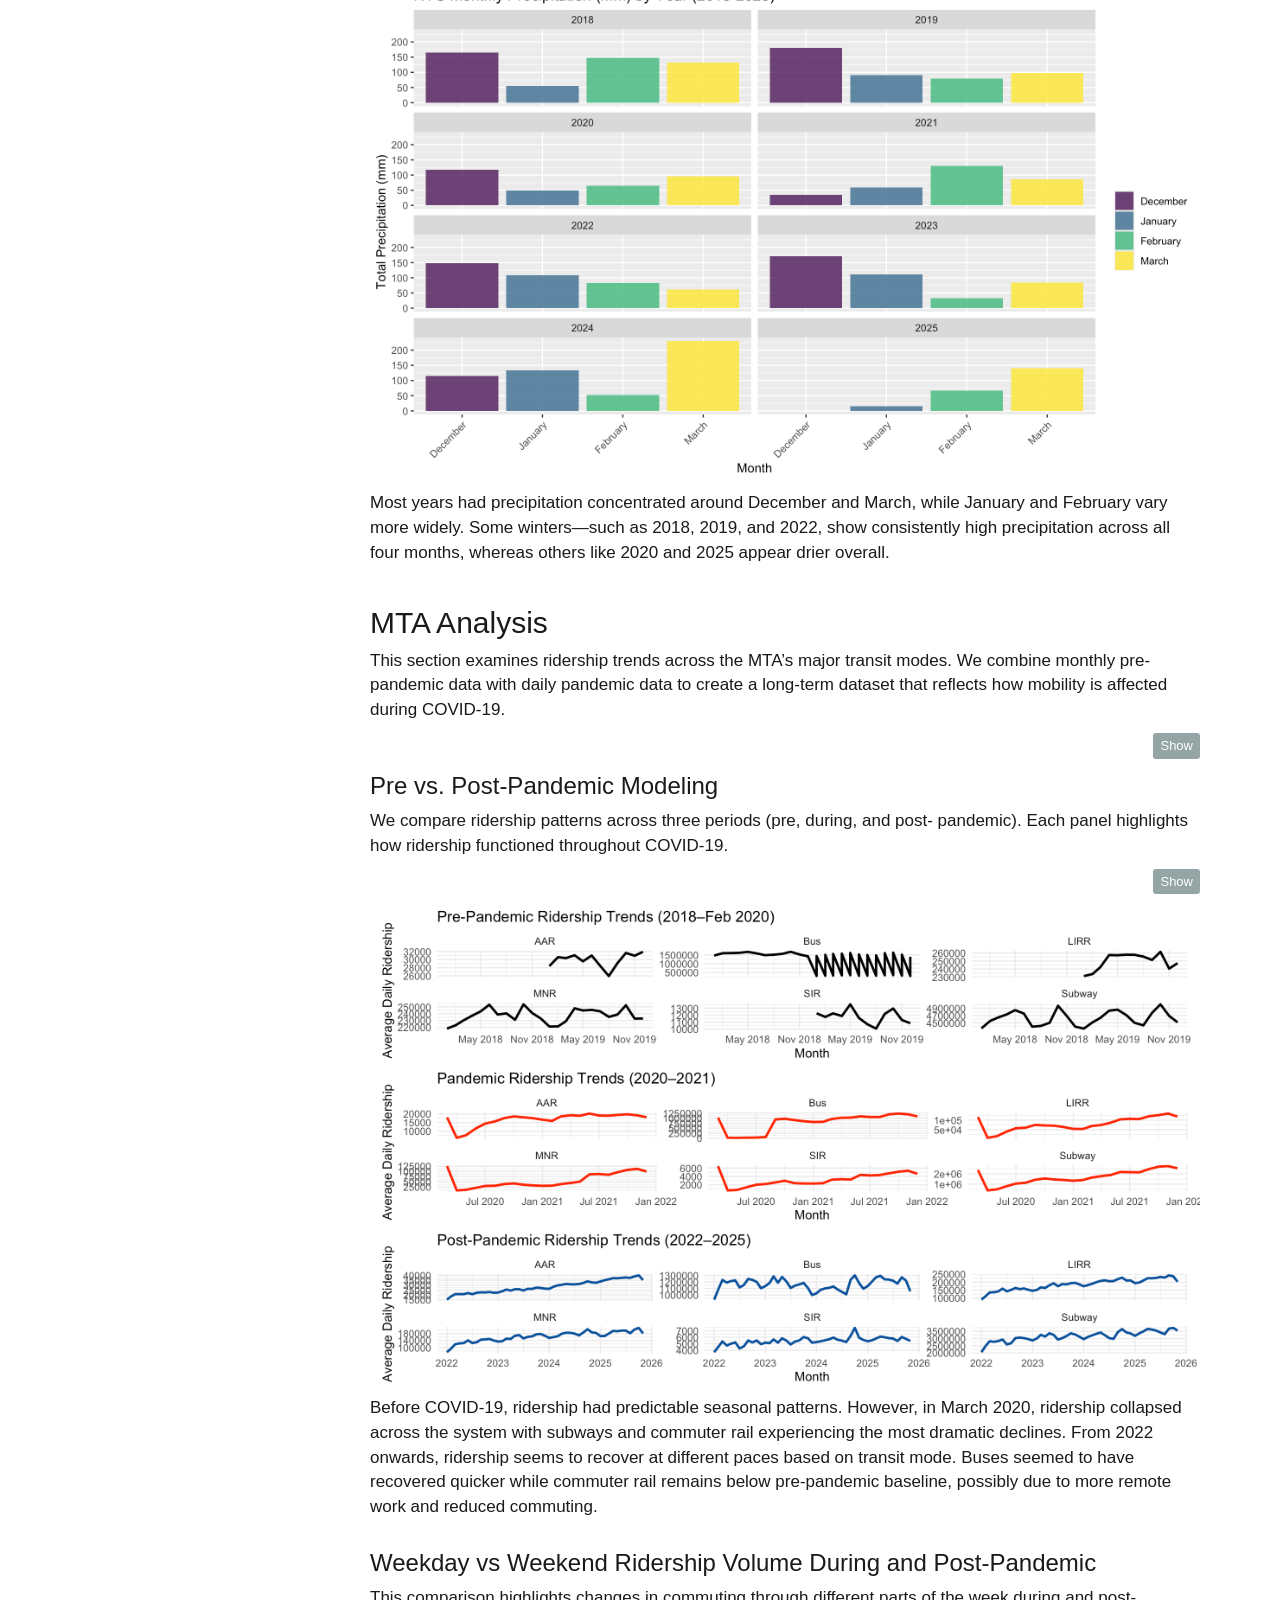
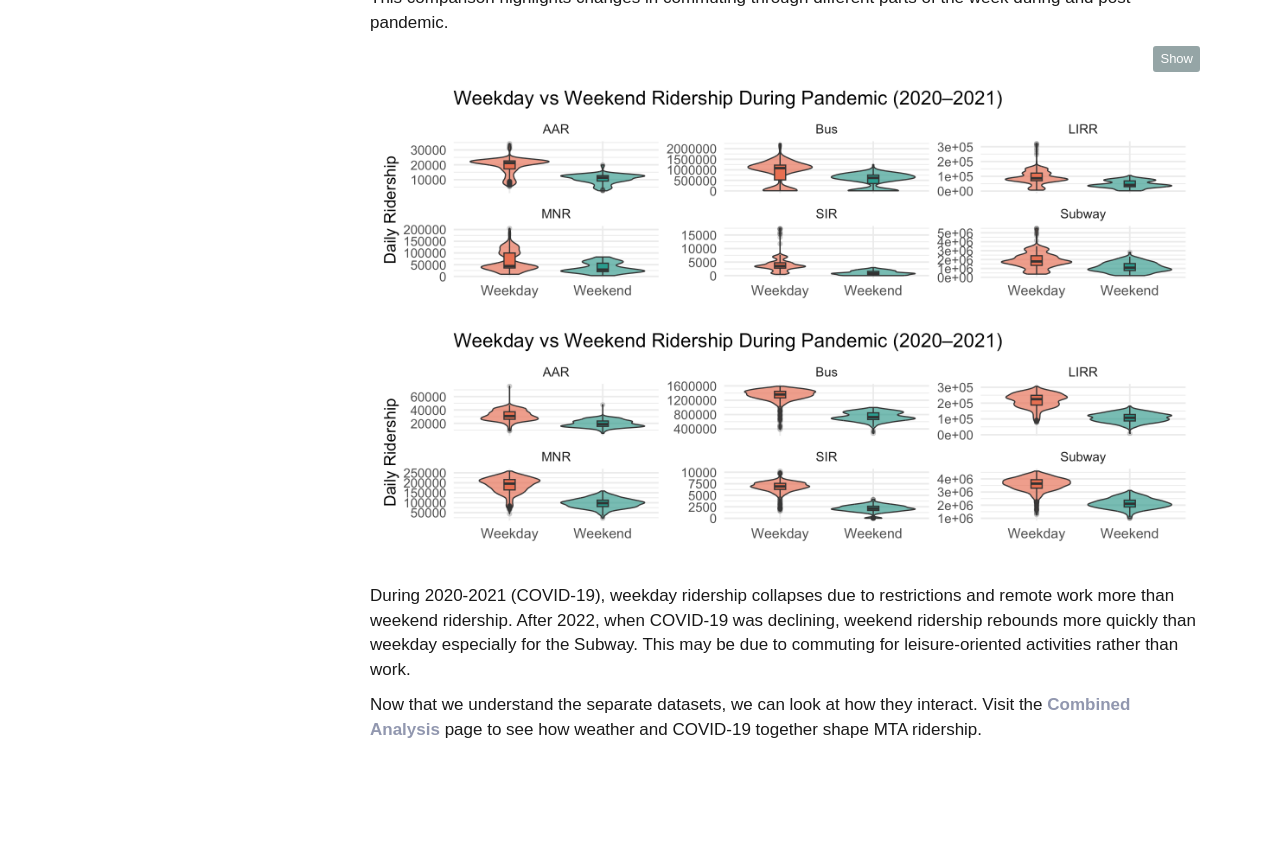
<file: Website/exploratory.html>
<!DOCTYPE html>

<html>

<head>

<meta charset="utf-8" />
<meta name="generator" content="pandoc" />
<meta http-equiv="X-UA-Compatible" content="IE=EDGE" />


<meta name="author" content="Working with the MTA, Weather, and Covid-19 data seperately" />


<title>Exploratory Analysis</title>

<script src="site_libs/header-attrs-2.29/header-attrs.js"></script>
<script src="site_libs/jquery-3.6.0/jquery-3.6.0.min.js"></script>
<meta name="viewport" content="width=device-width, initial-scale=1" />
<link href="site_libs/bootstrap-3.3.5/css/flatly.min.css" rel="stylesheet" />
<script src="site_libs/bootstrap-3.3.5/js/bootstrap.min.js"></script>
<script src="site_libs/bootstrap-3.3.5/shim/html5shiv.min.js"></script>
<script src="site_libs/bootstrap-3.3.5/shim/respond.min.js"></script>
<style>h1 {font-size: 34px;}
       h1.title {font-size: 38px;}
       h2 {font-size: 30px;}
       h3 {font-size: 24px;}
       h4 {font-size: 18px;}
       h5 {font-size: 16px;}
       h6 {font-size: 12px;}
       code {color: inherit; background-color: rgba(0, 0, 0, 0.04);}
       pre:not([class]) { background-color: white }</style>
<script src="site_libs/jqueryui-1.13.2/jquery-ui.min.js"></script>
<link href="site_libs/tocify-1.9.1/jquery.tocify.css" rel="stylesheet" />
<script src="site_libs/tocify-1.9.1/jquery.tocify.js"></script>
<script src="site_libs/navigation-1.1/tabsets.js"></script>
<script src="site_libs/navigation-1.1/codefolding.js"></script>
<link href="site_libs/highlightjs-9.12.0/textmate.css" rel="stylesheet" />
<script src="site_libs/highlightjs-9.12.0/highlight.js"></script>
<link href="site_libs/pagedtable-1.1/css/pagedtable.css" rel="stylesheet" />
<script src="site_libs/pagedtable-1.1/js/pagedtable.js"></script>
<link href="site_libs/htmltools-fill-0.5.8.1/fill.css" rel="stylesheet" />
<script src="site_libs/htmlwidgets-1.6.4/htmlwidgets.js"></script>
<script src="site_libs/plotly-binding-4.11.0/plotly.js"></script>
<script src="site_libs/typedarray-0.1/typedarray.min.js"></script>
<link href="site_libs/crosstalk-1.2.2/css/crosstalk.min.css" rel="stylesheet" />
<script src="site_libs/crosstalk-1.2.2/js/crosstalk.min.js"></script>
<link href="site_libs/plotly-htmlwidgets-css-2.11.1/plotly-htmlwidgets.css" rel="stylesheet" />
<script src="site_libs/plotly-main-2.11.1/plotly-latest.min.js"></script>
<link href="site_libs/font-awesome-6.5.2/css/all.min.css" rel="stylesheet" />
<link href="site_libs/font-awesome-6.5.2/css/v4-shims.min.css" rel="stylesheet" />

<style type="text/css">
  code{white-space: pre-wrap;}
  span.smallcaps{font-variant: small-caps;}
  span.underline{text-decoration: underline;}
  div.column{display: inline-block; vertical-align: top; width: 50%;}
  div.hanging-indent{margin-left: 1.5em; text-indent: -1.5em;}
  ul.task-list{list-style: none;}
    </style>

<style type="text/css">code{white-space: pre;}</style>
<script type="text/javascript">
if (window.hljs) {
  hljs.configure({languages: []});
  hljs.initHighlightingOnLoad();
  if (document.readyState && document.readyState === "complete") {
    window.setTimeout(function() { hljs.initHighlighting(); }, 0);
  }
}
</script>






<link rel="stylesheet" href="styles.css" type="text/css" />



<style type = "text/css">
.main-container {
  max-width: 940px;
  margin-left: auto;
  margin-right: auto;
}
img {
  max-width:100%;
}
.tabbed-pane {
  padding-top: 12px;
}
.html-widget {
  margin-bottom: 20px;
}
button.code-folding-btn:focus {
  outline: none;
}
summary {
  display: list-item;
}
details > summary > p:only-child {
  display: inline;
}
pre code {
  padding: 0;
}
</style>


<style type="text/css">
.dropdown-submenu {
  position: relative;
}
.dropdown-submenu>.dropdown-menu {
  top: 0;
  left: 100%;
  margin-top: -6px;
  margin-left: -1px;
  border-radius: 0 6px 6px 6px;
}
.dropdown-submenu:hover>.dropdown-menu {
  display: block;
}
.dropdown-submenu>a:after {
  display: block;
  content: " ";
  float: right;
  width: 0;
  height: 0;
  border-color: transparent;
  border-style: solid;
  border-width: 5px 0 5px 5px;
  border-left-color: #cccccc;
  margin-top: 5px;
  margin-right: -10px;
}
.dropdown-submenu:hover>a:after {
  border-left-color: #adb5bd;
}
.dropdown-submenu.pull-left {
  float: none;
}
.dropdown-submenu.pull-left>.dropdown-menu {
  left: -100%;
  margin-left: 10px;
  border-radius: 6px 0 6px 6px;
}
</style>

<script type="text/javascript">
// manage active state of menu based on current page
$(document).ready(function () {
  // active menu anchor
  href = window.location.pathname
  href = href.substr(href.lastIndexOf('/') + 1)
  if (href === "")
    href = "index.html";
  var menuAnchor = $('a[href="' + href + '"]');

  // mark the anchor link active (and if it's in a dropdown, also mark that active)
  var dropdown = menuAnchor.closest('li.dropdown');
  if (window.bootstrap) { // Bootstrap 4+
    menuAnchor.addClass('active');
    dropdown.find('> .dropdown-toggle').addClass('active');
  } else { // Bootstrap 3
    menuAnchor.parent().addClass('active');
    dropdown.addClass('active');
  }

  // Navbar adjustments
  var navHeight = $(".navbar").first().height() + 15;
  var style = document.createElement('style');
  var pt = "padding-top: " + navHeight + "px; ";
  var mt = "margin-top: -" + navHeight + "px; ";
  var css = "";
  // offset scroll position for anchor links (for fixed navbar)
  for (var i = 1; i <= 6; i++) {
    css += ".section h" + i + "{ " + pt + mt + "}\n";
  }
  style.innerHTML = "body {" + pt + "padding-bottom: 40px; }\n" + css;
  document.head.appendChild(style);
});
</script>

<!-- tabsets -->

<style type="text/css">
.tabset-dropdown > .nav-tabs {
  display: inline-table;
  max-height: 500px;
  min-height: 44px;
  overflow-y: auto;
  border: 1px solid #ddd;
  border-radius: 4px;
}

.tabset-dropdown > .nav-tabs > li.active:before, .tabset-dropdown > .nav-tabs.nav-tabs-open:before {
  content: "\e259";
  font-family: 'Glyphicons Halflings';
  display: inline-block;
  padding: 10px;
  border-right: 1px solid #ddd;
}

.tabset-dropdown > .nav-tabs.nav-tabs-open > li.active:before {
  content: "\e258";
  font-family: 'Glyphicons Halflings';
  border: none;
}

.tabset-dropdown > .nav-tabs > li.active {
  display: block;
}

.tabset-dropdown > .nav-tabs > li > a,
.tabset-dropdown > .nav-tabs > li > a:focus,
.tabset-dropdown > .nav-tabs > li > a:hover {
  border: none;
  display: inline-block;
  border-radius: 4px;
  background-color: transparent;
}

.tabset-dropdown > .nav-tabs.nav-tabs-open > li {
  display: block;
  float: none;
}

.tabset-dropdown > .nav-tabs > li {
  display: none;
}
</style>

<!-- code folding -->
<style type="text/css">
.code-folding-btn { margin-bottom: 4px; }
</style>



<style type="text/css">

#TOC {
  margin: 25px 0px 20px 0px;
}
@media (max-width: 768px) {
#TOC {
  position: relative;
  width: 100%;
}
}

@media print {
.toc-content {
  /* see https://github.com/w3c/csswg-drafts/issues/4434 */
  float: right;
}
}

.toc-content {
  padding-left: 30px;
  padding-right: 40px;
}

div.main-container {
  max-width: 1200px;
}

div.tocify {
  width: 20%;
  max-width: 260px;
  max-height: 85%;
}

@media (min-width: 768px) and (max-width: 991px) {
  div.tocify {
    width: 25%;
  }
}

@media (max-width: 767px) {
  div.tocify {
    width: 100%;
    max-width: none;
  }
}

.tocify ul, .tocify li {
  line-height: 20px;
}

.tocify-subheader .tocify-item {
  font-size: 0.90em;
}

.tocify .list-group-item {
  border-radius: 0px;
}


</style>



</head>

<body>


<div class="container-fluid main-container">


<!-- setup 3col/9col grid for toc_float and main content  -->
<div class="row">
<div class="col-xs-12 col-sm-4 col-md-3">
<div id="TOC" class="tocify">
</div>
</div>

<div class="toc-content col-xs-12 col-sm-8 col-md-9">




<div class="navbar navbar-default  navbar-fixed-top" role="navigation">
  <div class="container">
    <div class="navbar-header">
      <button type="button" class="navbar-toggle collapsed" data-toggle="collapse" data-bs-toggle="collapse" data-target="#navbar" data-bs-target="#navbar">
        <span class="icon-bar"></span>
        <span class="icon-bar"></span>
        <span class="icon-bar"></span>
      </button>
      <a class="navbar-brand" href="index.html">Home</a>
    </div>
    <div id="navbar" class="navbar-collapse collapse">
      <ul class="nav navbar-nav">
        
      </ul>
      <ul class="nav navbar-nav navbar-right">
        <li>
  <a href="data.html">Data Processing</a>
</li>
<li>
  <a href="exploratory.html">Exploratory Analysis</a>
</li>
<li>
  <a href="combined.html">Combined-Data Analysis</a>
</li>
<li>
  <a href="dashboard.html">Ridership Dashboard</a>
</li>
<li>
  <a href="report.html">Report</a>
</li>
<li>
  <a href="https://github.com/nelsongaillard/p8105_final">
    <span class="fa fa-github fa-lg"></span>
     
  </a>
</li>
      </ul>
    </div><!--/.nav-collapse -->
  </div><!--/.container -->
</div><!--/.navbar -->

<div id="header">

<div class="btn-group pull-right float-right">
<button type="button" class="btn btn-default btn-xs btn-secondary btn-sm dropdown-toggle" data-toggle="dropdown" data-bs-toggle="dropdown" aria-haspopup="true" aria-expanded="false"><span>Code</span> <span class="caret"></span></button>
<ul class="dropdown-menu dropdown-menu-right" style="min-width: 50px;">
<li><a id="rmd-show-all-code" href="#">Show All Code</a></li>
<li><a id="rmd-hide-all-code" href="#">Hide All Code</a></li>
</ul>
</div>



<h1 class="title toc-ignore">Exploratory Analysis</h1>
<h4 class="author">Working with the MTA, Weather, and Covid-19 data
seperately</h4>

</div>


<p>On this page, we’ll explore the separate data sources before
combining them to analyze overall trends in MTA ridership, weather, and
COVID-19 in New York City.</p>
<div id="covid-19-analysis" class="section level2">
<h2>COVID-19 Analysis</h2>
<p>This section explores how COVID-19 spread across the New York City
area from 2020-2025, using daily confirmed case counts, weekly averages,
hospitalizations, and death. We highlight major pandemic periods to
reveal long-term patterns.</p>
<div id="daily-covid-19-case-trends" class="section level3">
<h3>Daily COVID-19 Case Trends</h3>
<p>Daily case trends provide the most granular view of transmission
throughout different time periods. We visualize the data using a log
scale to better highlight variation through the different periods:
lockdown, vaccine rollout, and Omicron.</p>
<pre class="r"><code>clean_covid_df |&gt; 
  plot_ly(
    x = ~date,
    y = ~case_count,
    type = &quot;scatter&quot;,
    mode = &quot;markers+lines&quot;,
    marker = list(
      color = ~case_count,
      colorscale = &quot;Viridis&quot;,
      size = 5,
      opacity = 0.8,
      colorbar = list(title = &quot;Daily Cases&quot;)
    ),
    line = list(color = &quot;gray60&quot;, width = 0.5)
  ) |&gt;
  layout(
    title = &quot;NYC Daily COVID-19 Cases (Log Scale)&quot;,
    xaxis = list(
      title = &quot;Year&quot;,
      range = c(as.Date(&quot;2019-01-01&quot;), as.Date(&quot;2025-12-31&quot;))
    ),
    yaxis = list(
      title = &quot;Daily COVID-19 Cases (log scale)&quot;,
      type = &quot;log&quot;
    ),
    shapes = lapply(1:nrow(events), function(i) {
      list(
        type = &quot;rect&quot;,
        xref = &quot;x&quot;,
        x0 = events$start[i],
        x1 = events$end[i],
        yref = &quot;paper&quot;,
        y0 = 0,
        y1 = 1,
        fillcolor = &quot;rgba(255, 0, 0, 0.15)&quot;,
        line = list(width = 0),
        layer = &quot;below&quot;
      )
    }),
    annotations = lapply(1:nrow(events), function(i) {
      list(
        x = events$start[i] + (events$end[i] - events$start[i]) / 2,
        y = 1.03,
        xref = &quot;x&quot;,
        yref = &quot;paper&quot;,
        text = events$event[i],
        showarrow = FALSE,
        font = list(size = 12)
      )
    })
  )</code></pre>
<div class="plotly html-widget html-fill-item" id="htmlwidget-672e8fe2bfdda3d0c8b9" style="width:960px;height:576px;"></div>
<script type="application/json" data-for="htmlwidget-672e8fe2bfdda3d0c8b9">{"x":{"visdat":{"2b3b6f0be31c":["function () ","plotlyVisDat"]},"cur_data":"2b3b6f0be31c","attrs":{"2b3b6f0be31c":{"x":{},"y":{},"mode":"markers+lines","marker":{"color":{},"colorscale":"Viridis","size":5,"opacity":0.80000000000000004,"colorbar":{"title":"Daily Cases"}},"line":{"color":"gray60","width":0.5},"alpha_stroke":1,"sizes":[10,100],"spans":[1,20],"type":"scatter"}},"layout":{"margin":{"b":40,"l":60,"t":25,"r":10},"title":"NYC Daily COVID-19 Cases (Log Scale)","xaxis":{"domain":[0,1],"automargin":true,"title":"Year","range":["2019-01-01","2025-12-31"]},"yaxis":{"domain":[0,1],"automargin":true,"title":"Daily COVID-19 Cases (log scale)","type":"log"},"shapes":[{"type":"rect","xref":"x","x0":"2020-03-15","x1":"2020-06-15","yref":"paper","y0":0,"y1":1,"fillcolor":"rgba(255, 0, 0, 0.15)","line":{"width":0},"layer":"below"},{"type":"rect","xref":"x","x0":"2020-12-14","x1":"2021-03-01","yref":"paper","y0":0,"y1":1,"fillcolor":"rgba(255, 0, 0, 0.15)","line":{"width":0},"layer":"below"},{"type":"rect","xref":"x","x0":"2021-12-01","x1":"2022-02-15","yref":"paper","y0":0,"y1":1,"fillcolor":"rgba(255, 0, 0, 0.15)","line":{"width":0},"layer":"below"}],"annotations":[{"x":"2020-04-30","y":1.03,"xref":"x","yref":"paper","text":"Lockdown","showarrow":false,"font":{"size":12}},{"x":"2021-01-21","y":1.03,"xref":"x","yref":"paper","text":"Vaccine rollout","showarrow":false,"font":{"size":12}},{"x":"2022-01-08","y":1.03,"xref":"x","yref":"paper","text":"Omicron surge","showarrow":false,"font":{"size":12}}],"hovermode":"closest","showlegend":false},"source":"A","config":{"modeBarButtonsToAdd":["hoverclosest","hovercompare"],"showSendToCloud":false},"data":[{"x":["2020-02-29","2020-03-01","2020-03-02","2020-03-03","2020-03-04","2020-03-05","2020-03-06","2020-03-07","2020-03-08","2020-03-09","2020-03-10","2020-03-11","2020-03-12","2020-03-13","2020-03-14","2020-03-15","2020-03-16","2020-03-17","2020-03-18","2020-03-19","2020-03-20","2020-03-21","2020-03-22","2020-03-23","2020-03-24","2020-03-25","2020-03-26","2020-03-27","2020-03-28","2020-03-29","2020-03-30","2020-03-31","2020-04-01","2020-04-02","2020-04-03","2020-04-04","2020-04-05","2020-04-06","2020-04-07","2020-04-08","2020-04-09","2020-04-10","2020-04-11","2020-04-12","2020-04-13","2020-04-14","2020-04-15","2020-04-16","2020-04-17","2020-04-18","2020-04-19","2020-04-20","2020-04-21","2020-04-22","2020-04-23","2020-04-24","2020-04-25","2020-04-26","2020-04-27","2020-04-28","2020-04-29","2020-04-30","2020-05-01","2020-05-02","2020-05-03","2020-05-04","2020-05-05","2020-05-06","2020-05-07","2020-05-08","2020-05-09","2020-05-10","2020-05-11","2020-05-12","2020-05-13","2020-05-14","2020-05-15","2020-05-16","2020-05-17","2020-05-18","2020-05-19","2020-05-20","2020-05-21","2020-05-22","2020-05-23","2020-05-24","2020-05-25","2020-05-26","2020-05-27","2020-05-28","2020-05-29","2020-05-30","2020-05-31","2020-06-01","2020-06-02","2020-06-03","2020-06-04","2020-06-05","2020-06-06","2020-06-07","2020-06-08","2020-06-09","2020-06-10","2020-06-11","2020-06-12","2020-06-13","2020-06-14","2020-06-15","2020-06-16","2020-06-17","2020-06-18","2020-06-19","2020-06-20","2020-06-21","2020-06-22","2020-06-23","2020-06-24","2020-06-25","2020-06-26","2020-06-27","2020-06-28","2020-06-29","2020-06-30","2020-07-01","2020-07-02","2020-07-03","2020-07-04","2020-07-05","2020-07-06","2020-07-07","2020-07-08","2020-07-09","2020-07-10","2020-07-11","2020-07-12","2020-07-13","2020-07-14","2020-07-15","2020-07-16","2020-07-17","2020-07-18","2020-07-19","2020-07-20","2020-07-21","2020-07-22","2020-07-23","2020-07-24","2020-07-25","2020-07-26","2020-07-27","2020-07-28","2020-07-29","2020-07-30","2020-07-31","2020-08-01","2020-08-02","2020-08-03","2020-08-04","2020-08-05","2020-08-06","2020-08-07","2020-08-08","2020-08-09","2020-08-10","2020-08-11","2020-08-12","2020-08-13","2020-08-14","2020-08-15","2020-08-16","2020-08-17","2020-08-18","2020-08-19","2020-08-20","2020-08-21","2020-08-22","2020-08-23","2020-08-24","2020-08-25","2020-08-26","2020-08-27","2020-08-28","2020-08-29","2020-08-30","2020-08-31","2020-09-01","2020-09-02","2020-09-03","2020-09-04","2020-09-05","2020-09-06","2020-09-07","2020-09-08","2020-09-09","2020-09-10","2020-09-11","2020-09-12","2020-09-13","2020-09-14","2020-09-15","2020-09-16","2020-09-17","2020-09-18","2020-09-19","2020-09-20","2020-09-21","2020-09-22","2020-09-23","2020-09-24","2020-09-25","2020-09-26","2020-09-27","2020-09-28","2020-09-29","2020-09-30","2020-10-01","2020-10-02","2020-10-03","2020-10-04","2020-10-05","2020-10-06","2020-10-07","2020-10-08","2020-10-09","2020-10-10","2020-10-11","2020-10-12","2020-10-13","2020-10-14","2020-10-15","2020-10-16","2020-10-17","2020-10-18","2020-10-19","2020-10-20","2020-10-21","2020-10-22","2020-10-23","2020-10-24","2020-10-25","2020-10-26","2020-10-27","2020-10-28","2020-10-29","2020-10-30","2020-10-31","2020-11-01","2020-11-02","2020-11-03","2020-11-04","2020-11-05","2020-11-06","2020-11-07","2020-11-08","2020-11-09","2020-11-10","2020-11-11","2020-11-12","2020-11-13","2020-11-14","2020-11-15","2020-11-16","2020-11-17","2020-11-18","2020-11-19","2020-11-20","2020-11-21","2020-11-22","2020-11-23","2020-11-24","2020-11-25","2020-11-26","2020-11-27","2020-11-28","2020-11-29","2020-11-30","2020-12-01","2020-12-02","2020-12-03","2020-12-04","2020-12-05","2020-12-06","2020-12-07","2020-12-08","2020-12-09","2020-12-10","2020-12-11","2020-12-12","2020-12-13","2020-12-14","2020-12-15","2020-12-16","2020-12-17","2020-12-18","2020-12-19","2020-12-20","2020-12-21","2020-12-22","2020-12-23","2020-12-24","2020-12-25","2020-12-26","2020-12-27","2020-12-28","2020-12-29","2020-12-30","2020-12-31","2021-01-01","2021-01-02","2021-01-03","2021-01-04","2021-01-05","2021-01-06","2021-01-07","2021-01-08","2021-01-09","2021-01-10","2021-01-11","2021-01-12","2021-01-13","2021-01-14","2021-01-15","2021-01-16","2021-01-17","2021-01-18","2021-01-19","2021-01-20","2021-01-21","2021-01-22","2021-01-23","2021-01-24","2021-01-25","2021-01-26","2021-01-27","2021-01-28","2021-01-29","2021-01-30","2021-01-31","2021-02-01","2021-02-02","2021-02-03","2021-02-04","2021-02-05","2021-02-06","2021-02-07","2021-02-08","2021-02-09","2021-02-10","2021-02-11","2021-02-12","2021-02-13","2021-02-14","2021-02-15","2021-02-16","2021-02-17","2021-02-18","2021-02-19","2021-02-20","2021-02-21","2021-02-22","2021-02-23","2021-02-24","2021-02-25","2021-02-26","2021-02-27","2021-02-28","2021-03-01","2021-03-02","2021-03-03","2021-03-04","2021-03-05","2021-03-06","2021-03-07","2021-03-08","2021-03-09","2021-03-10","2021-03-11","2021-03-12","2021-03-13","2021-03-14","2021-03-15","2021-03-16","2021-03-17","2021-03-18","2021-03-19","2021-03-20","2021-03-21","2021-03-22","2021-03-23","2021-03-24","2021-03-25","2021-03-26","2021-03-27","2021-03-28","2021-03-29","2021-03-30","2021-03-31","2021-04-01","2021-04-02","2021-04-03","2021-04-04","2021-04-05","2021-04-06","2021-04-07","2021-04-08","2021-04-09","2021-04-10","2021-04-11","2021-04-12","2021-04-13","2021-04-14","2021-04-15","2021-04-16","2021-04-17","2021-04-18","2021-04-19","2021-04-20","2021-04-21","2021-04-22","2021-04-23","2021-04-24","2021-04-25","2021-04-26","2021-04-27","2021-04-28","2021-04-29","2021-04-30","2021-05-01","2021-05-02","2021-05-03","2021-05-04","2021-05-05","2021-05-06","2021-05-07","2021-05-08","2021-05-09","2021-05-10","2021-05-11","2021-05-12","2021-05-13","2021-05-14","2021-05-15","2021-05-16","2021-05-17","2021-05-18","2021-05-19","2021-05-20","2021-05-21","2021-05-22","2021-05-23","2021-05-24","2021-05-25","2021-05-26","2021-05-27","2021-05-28","2021-05-29","2021-05-30","2021-05-31","2021-06-01","2021-06-02","2021-06-03","2021-06-04","2021-06-05","2021-06-06","2021-06-07","2021-06-08","2021-06-09","2021-06-10","2021-06-11","2021-06-12","2021-06-13","2021-06-14","2021-06-15","2021-06-16","2021-06-17","2021-06-18","2021-06-19","2021-06-20","2021-06-21","2021-06-22","2021-06-23","2021-06-24","2021-06-25","2021-06-26","2021-06-27","2021-06-28","2021-06-29","2021-06-30","2021-07-01","2021-07-02","2021-07-03","2021-07-04","2021-07-05","2021-07-06","2021-07-07","2021-07-08","2021-07-09","2021-07-10","2021-07-11","2021-07-12","2021-07-13","2021-07-14","2021-07-15","2021-07-16","2021-07-17","2021-07-18","2021-07-19","2021-07-20","2021-07-21","2021-07-22","2021-07-23","2021-07-24","2021-07-25","2021-07-26","2021-07-27","2021-07-28","2021-07-29","2021-07-30","2021-07-31","2021-08-01","2021-08-02","2021-08-03","2021-08-04","2021-08-05","2021-08-06","2021-08-07","2021-08-08","2021-08-09","2021-08-10","2021-08-11","2021-08-12","2021-08-13","2021-08-14","2021-08-15","2021-08-16","2021-08-17","2021-08-18","2021-08-19","2021-08-20","2021-08-21","2021-08-22","2021-08-23","2021-08-24","2021-08-25","2021-08-26","2021-08-27","2021-08-28","2021-08-29","2021-08-30","2021-08-31","2021-09-01","2021-09-02","2021-09-03","2021-09-04","2021-09-05","2021-09-06","2021-09-07","2021-09-08","2021-09-09","2021-09-10","2021-09-11","2021-09-12","2021-09-13","2021-09-14","2021-09-15","2021-09-16","2021-09-17","2021-09-18","2021-09-19","2021-09-20","2021-09-21","2021-09-22","2021-09-23","2021-09-24","2021-09-25","2021-09-26","2021-09-27","2021-09-28","2021-09-29","2021-09-30","2021-10-01","2021-10-02","2021-10-03","2021-10-04","2021-10-05","2021-10-06","2021-10-07","2021-10-08","2021-10-09","2021-10-10","2021-10-11","2021-10-12","2021-10-13","2021-10-14","2021-10-15","2021-10-16","2021-10-17","2021-10-18","2021-10-19","2021-10-20","2021-10-21","2021-10-22","2021-10-23","2021-10-24","2021-10-25","2021-10-26","2021-10-27","2021-10-28","2021-10-29","2021-10-30","2021-10-31","2021-11-01","2021-11-02","2021-11-03","2021-11-04","2021-11-05","2021-11-06","2021-11-07","2021-11-08","2021-11-09","2021-11-10","2021-11-11","2021-11-12","2021-11-13","2021-11-14","2021-11-15","2021-11-16","2021-11-17","2021-11-18","2021-11-19","2021-11-20","2021-11-21","2021-11-22","2021-11-23","2021-11-24","2021-11-25","2021-11-26","2021-11-27","2021-11-28","2021-11-29","2021-11-30","2021-12-01","2021-12-02","2021-12-03","2021-12-04","2021-12-05","2021-12-06","2021-12-07","2021-12-08","2021-12-09","2021-12-10","2021-12-11","2021-12-12","2021-12-13","2021-12-14","2021-12-15","2021-12-16","2021-12-17","2021-12-18","2021-12-19","2021-12-20","2021-12-21","2021-12-22","2021-12-23","2021-12-24","2021-12-25","2021-12-26","2021-12-27","2021-12-28","2021-12-29","2021-12-30","2021-12-31","2022-01-01","2022-01-02","2022-01-03","2022-01-04","2022-01-05","2022-01-06","2022-01-07","2022-01-08","2022-01-09","2022-01-10","2022-01-11","2022-01-12","2022-01-13","2022-01-14","2022-01-15","2022-01-16","2022-01-17","2022-01-18","2022-01-19","2022-01-20","2022-01-21","2022-01-22","2022-01-23","2022-01-24","2022-01-25","2022-01-26","2022-01-27","2022-01-28","2022-01-29","2022-01-30","2022-01-31","2022-02-01","2022-02-02","2022-02-03","2022-02-04","2022-02-05","2022-02-06","2022-02-07","2022-02-08","2022-02-09","2022-02-10","2022-02-11","2022-02-12","2022-02-13","2022-02-14","2022-02-15","2022-02-16","2022-02-17","2022-02-18","2022-02-19","2022-02-20","2022-02-21","2022-02-22","2022-02-23","2022-02-24","2022-02-25","2022-02-26","2022-02-27","2022-02-28","2022-03-01","2022-03-02","2022-03-03","2022-03-04","2022-03-05","2022-03-06","2022-03-07","2022-03-08","2022-03-09","2022-03-10","2022-03-11","2022-03-12","2022-03-13","2022-03-14","2022-03-15","2022-03-16","2022-03-17","2022-03-18","2022-03-19","2022-03-20","2022-03-21","2022-03-22","2022-03-23","2022-03-24","2022-03-25","2022-03-26","2022-03-27","2022-03-28","2022-03-29","2022-03-30","2022-03-31","2022-04-01","2022-04-02","2022-04-03","2022-04-04","2022-04-05","2022-04-06","2022-04-07","2022-04-08","2022-04-09","2022-04-10","2022-04-11","2022-04-12","2022-04-13","2022-04-14","2022-04-15","2022-04-16","2022-04-17","2022-04-18","2022-04-19","2022-04-20","2022-04-21","2022-04-22","2022-04-23","2022-04-24","2022-04-25","2022-04-26","2022-04-27","2022-04-28","2022-04-29","2022-04-30","2022-05-01","2022-05-02","2022-05-03","2022-05-04","2022-05-05","2022-05-06","2022-05-07","2022-05-08","2022-05-09","2022-05-10","2022-05-11","2022-05-12","2022-05-13","2022-05-14","2022-05-15","2022-05-16","2022-05-17","2022-05-18","2022-05-19","2022-05-20","2022-05-21","2022-05-22","2022-05-23","2022-05-24","2022-05-25","2022-05-26","2022-05-27","2022-05-28","2022-05-29","2022-05-30","2022-05-31","2022-06-01","2022-06-02","2022-06-03","2022-06-04","2022-06-05","2022-06-06","2022-06-07","2022-06-08","2022-06-09","2022-06-10","2022-06-11","2022-06-12","2022-06-13","2022-06-14","2022-06-15","2022-06-16","2022-06-17","2022-06-18","2022-06-19","2022-06-20","2022-06-21","2022-06-22","2022-06-23","2022-06-24","2022-06-25","2022-06-26","2022-06-27","2022-06-28","2022-06-29","2022-06-30","2022-07-01","2022-07-02","2022-07-03","2022-07-04","2022-07-05","2022-07-06","2022-07-07","2022-07-08","2022-07-09","2022-07-10","2022-07-11","2022-07-12","2022-07-13","2022-07-14","2022-07-15","2022-07-16","2022-07-17","2022-07-18","2022-07-19","2022-07-20","2022-07-21","2022-07-22","2022-07-23","2022-07-24","2022-07-25","2022-07-26","2022-07-27","2022-07-28","2022-07-29","2022-07-30","2022-07-31","2022-08-01","2022-08-02","2022-08-03","2022-08-04","2022-08-05","2022-08-06","2022-08-07","2022-08-08","2022-08-09","2022-08-10","2022-08-11","2022-08-12","2022-08-13","2022-08-14","2022-08-15","2022-08-16","2022-08-17","2022-08-18","2022-08-19","2022-08-20","2022-08-21","2022-08-22","2022-08-23","2022-08-24","2022-08-25","2022-08-26","2022-08-27","2022-08-28","2022-08-29","2022-08-30","2022-08-31","2022-09-01","2022-09-02","2022-09-03","2022-09-04","2022-09-05","2022-09-06","2022-09-07","2022-09-08","2022-09-09","2022-09-10","2022-09-11","2022-09-12","2022-09-13","2022-09-14","2022-09-15","2022-09-16","2022-09-17","2022-09-18","2022-09-19","2022-09-20","2022-09-21","2022-09-22","2022-09-23","2022-09-24","2022-09-25","2022-09-26","2022-09-27","2022-09-28","2022-09-29","2022-09-30","2022-10-01","2022-10-02","2022-10-03","2022-10-04","2022-10-05","2022-10-06","2022-10-07","2022-10-08","2022-10-09","2022-10-10","2022-10-11","2022-10-12","2022-10-13","2022-10-14","2022-10-15","2022-10-16","2022-10-17","2022-10-18","2022-10-19","2022-10-20","2022-10-21","2022-10-22","2022-10-23","2022-10-24","2022-10-25","2022-10-26","2022-10-27","2022-10-28","2022-10-29","2022-10-30","2022-10-31","2022-11-01","2022-11-02","2022-11-03","2022-11-04","2022-11-05","2022-11-06","2022-11-07","2022-11-08","2022-11-09","2022-11-10","2022-11-11","2022-11-12","2022-11-13","2022-11-14","2022-11-15","2022-11-16","2022-11-17","2022-11-18","2022-11-19","2022-11-20","2022-11-21","2022-11-22","2022-11-23","2022-11-24","2022-11-25","2022-11-26","2022-11-27","2022-11-28","2022-11-29","2022-11-30","2022-12-01","2022-12-02","2022-12-03","2022-12-04","2022-12-05","2022-12-06","2022-12-07","2022-12-08","2022-12-09","2022-12-10","2022-12-11","2022-12-12","2022-12-13","2022-12-14","2022-12-15","2022-12-16","2022-12-17","2022-12-18","2022-12-19","2022-12-20","2022-12-21","2022-12-22","2022-12-23","2022-12-24","2022-12-25","2022-12-26","2022-12-27","2022-12-28","2022-12-29","2022-12-30","2022-12-31","2023-01-01","2023-01-02","2023-01-03","2023-01-04","2023-01-05","2023-01-06","2023-01-07","2023-01-08","2023-01-09","2023-01-10","2023-01-11","2023-01-12","2023-01-13","2023-01-14","2023-01-15","2023-01-16","2023-01-17","2023-01-18","2023-01-19","2023-01-20","2023-01-21","2023-01-22","2023-01-23","2023-01-24","2023-01-25","2023-01-26","2023-01-27","2023-01-28","2023-01-29","2023-01-30","2023-01-31","2023-02-01","2023-02-02","2023-02-03","2023-02-04","2023-02-05","2023-02-06","2023-02-07","2023-02-08","2023-02-09","2023-02-10","2023-02-11","2023-02-12","2023-02-13","2023-02-14","2023-02-15","2023-02-16","2023-02-17","2023-02-18","2023-02-19","2023-02-20","2023-02-21","2023-02-22","2023-02-23","2023-02-24","2023-02-25","2023-02-26","2023-02-27","2023-02-28","2023-03-01","2023-03-02","2023-03-03","2023-03-04","2023-03-05","2023-03-06","2023-03-07","2023-03-08","2023-03-09","2023-03-10","2023-03-11","2023-03-12","2023-03-13","2023-03-14","2023-03-15","2023-03-16","2023-03-17","2023-03-18","2023-03-19","2023-03-20","2023-03-21","2023-03-22","2023-03-23","2023-03-24","2023-03-25","2023-03-26","2023-03-27","2023-03-28","2023-03-29","2023-03-30","2023-03-31","2023-04-01","2023-04-02","2023-04-03","2023-04-04","2023-04-05","2023-04-06","2023-04-07","2023-04-08","2023-04-09","2023-04-10","2023-04-11","2023-04-12","2023-04-13","2023-04-14","2023-04-15","2023-04-16","2023-04-17","2023-04-18","2023-04-19","2023-04-20","2023-04-21","2023-04-22","2023-04-23","2023-04-24","2023-04-25","2023-04-26","2023-04-27","2023-04-28","2023-04-29","2023-04-30","2023-05-01","2023-05-02","2023-05-03","2023-05-04","2023-05-05","2023-05-06","2023-05-07","2023-05-08","2023-05-09","2023-05-10","2023-05-11","2023-05-12","2023-05-13","2023-05-14","2023-05-15","2023-05-16","2023-05-17","2023-05-18","2023-05-19","2023-05-20","2023-05-21","2023-05-22","2023-05-23","2023-05-24","2023-05-25","2023-05-26","2023-05-27","2023-05-28","2023-05-29","2023-05-30","2023-05-31","2023-06-01","2023-06-02","2023-06-03","2023-06-04","2023-06-05","2023-06-06","2023-06-07","2023-06-08","2023-06-09","2023-06-10","2023-06-11","2023-06-12","2023-06-13","2023-06-14","2023-06-15","2023-06-16","2023-06-17","2023-06-18","2023-06-19","2023-06-20","2023-06-21","2023-06-22","2023-06-23","2023-06-24","2023-06-25","2023-06-26","2023-06-27","2023-06-28","2023-06-29","2023-06-30","2023-07-01","2023-07-02","2023-07-03","2023-07-04","2023-07-05","2023-07-06","2023-07-07","2023-07-08","2023-07-09","2023-07-10","2023-07-11","2023-07-12","2023-07-13","2023-07-14","2023-07-15","2023-07-16","2023-07-17","2023-07-18","2023-07-19","2023-07-20","2023-07-21","2023-07-22","2023-07-23","2023-07-24","2023-07-25","2023-07-26","2023-07-27","2023-07-28","2023-07-29","2023-07-30","2023-07-31","2023-08-01","2023-08-02","2023-08-03","2023-08-04","2023-08-05","2023-08-06","2023-08-07","2023-08-08","2023-08-09","2023-08-10","2023-08-11","2023-08-12","2023-08-13","2023-08-14","2023-08-15","2023-08-16","2023-08-17","2023-08-18","2023-08-19","2023-08-20","2023-08-21","2023-08-22","2023-08-23","2023-08-24","2023-08-25","2023-08-26","2023-08-27","2023-08-28","2023-08-29","2023-08-30","2023-08-31","2023-09-01","2023-09-02","2023-09-03","2023-09-04","2023-09-05","2023-09-06","2023-09-07","2023-09-08","2023-09-09","2023-09-10","2023-09-11","2023-09-12","2023-09-13","2023-09-14","2023-09-15","2023-09-16","2023-09-17","2023-09-18","2023-09-19","2023-09-20","2023-09-21","2023-09-22","2023-09-23","2023-09-24","2023-09-25","2023-09-26","2023-09-27","2023-09-28","2023-09-29","2023-09-30","2023-10-01","2023-10-02","2023-10-03","2023-10-04","2023-10-05","2023-10-06","2023-10-07","2023-10-08","2023-10-09","2023-10-10","2023-10-11","2023-10-12","2023-10-13","2023-10-14","2023-10-15","2023-10-16","2023-10-17","2023-10-18","2023-10-19","2023-10-20","2023-10-21","2023-10-22","2023-10-23","2023-10-24","2023-10-25","2023-10-26","2023-10-27","2023-10-28","2023-10-29","2023-10-30","2023-10-31","2023-11-01","2023-11-02","2023-11-03","2023-11-04","2023-11-05","2023-11-06","2023-11-07","2023-11-08","2023-11-09","2023-11-10","2023-11-11","2023-11-12","2023-11-13","2023-11-14","2023-11-15","2023-11-16","2023-11-17","2023-11-18","2023-11-19","2023-11-20","2023-11-21","2023-11-22","2023-11-23","2023-11-24","2023-11-25","2023-11-26","2023-11-27","2023-11-28","2023-11-29","2023-11-30","2023-12-01","2023-12-02","2023-12-03","2023-12-04","2023-12-05","2023-12-06","2023-12-07","2023-12-08","2023-12-09","2023-12-10","2023-12-11","2023-12-12","2023-12-13","2023-12-14","2023-12-15","2023-12-16","2023-12-17","2023-12-18","2023-12-19","2023-12-20","2023-12-21","2023-12-22","2023-12-23","2023-12-24","2023-12-25","2023-12-26","2023-12-27","2023-12-28","2023-12-29","2023-12-30","2023-12-31","2024-01-01","2024-01-02","2024-01-03","2024-01-04","2024-01-05","2024-01-06","2024-01-07","2024-01-08","2024-01-09","2024-01-10","2024-01-11","2024-01-12","2024-01-13","2024-01-14","2024-01-15","2024-01-16","2024-01-17","2024-01-18","2024-01-19","2024-01-20","2024-01-21","2024-01-22","2024-01-23","2024-01-24","2024-01-25","2024-01-26","2024-01-27","2024-01-28","2024-01-29","2024-01-30","2024-01-31","2024-02-01","2024-02-02","2024-02-03","2024-02-04","2024-02-05","2024-02-06","2024-02-07","2024-02-08","2024-02-09","2024-02-10","2024-02-11","2024-02-12","2024-02-13","2024-02-14","2024-02-15","2024-02-16","2024-02-17","2024-02-18","2024-02-19","2024-02-20","2024-02-21","2024-02-22","2024-02-23","2024-02-24","2024-02-25","2024-02-26","2024-02-27","2024-02-28","2024-02-29","2024-03-01","2024-03-02","2024-03-03","2024-03-04","2024-03-05","2024-03-06","2024-03-07","2024-03-08","2024-03-09","2024-03-10","2024-03-11","2024-03-12","2024-03-13","2024-03-14","2024-03-15","2024-03-16","2024-03-17","2024-03-18","2024-03-19","2024-03-20","2024-03-21","2024-03-22","2024-03-23","2024-03-24","2024-03-25","2024-03-26","2024-03-27","2024-03-28","2024-03-29","2024-03-30","2024-03-31","2024-04-01","2024-04-02","2024-04-03","2024-04-04","2024-04-05","2024-04-06","2024-04-07","2024-04-08","2024-04-09","2024-04-10","2024-04-11","2024-04-12","2024-04-13","2024-04-14","2024-04-15","2024-04-16","2024-04-17","2024-04-18","2024-04-19","2024-04-20","2024-04-21","2024-04-22","2024-04-23","2024-04-24","2024-04-25","2024-04-26","2024-04-27","2024-04-28","2024-04-29","2024-04-30","2024-05-01","2024-05-02","2024-05-03","2024-05-04","2024-05-05","2024-05-06","2024-05-07","2024-05-08","2024-05-09","2024-05-10","2024-05-11","2024-05-12","2024-05-13","2024-05-14","2024-05-15","2024-05-16","2024-05-17","2024-05-18","2024-05-19","2024-05-20","2024-05-21","2024-05-22","2024-05-23","2024-05-24","2024-05-25","2024-05-26","2024-05-27","2024-05-28","2024-05-29","2024-05-30","2024-05-31","2024-06-01","2024-06-02","2024-06-03","2024-06-04","2024-06-05","2024-06-06","2024-06-07","2024-06-08","2024-06-09","2024-06-10","2024-06-11","2024-06-12","2024-06-13","2024-06-14","2024-06-15","2024-06-16","2024-06-17","2024-06-18","2024-06-19","2024-06-20","2024-06-21","2024-06-22","2024-06-23","2024-06-24","2024-06-25","2024-06-26","2024-06-27","2024-06-28","2024-06-29","2024-06-30","2024-07-01","2024-07-02","2024-07-03","2024-07-04","2024-07-05","2024-07-06","2024-07-07","2024-07-08","2024-07-09","2024-07-10","2024-07-11","2024-07-12","2024-07-13","2024-07-14","2024-07-15","2024-07-16","2024-07-17","2024-07-18","2024-07-19","2024-07-20","2024-07-21","2024-07-22","2024-07-23","2024-07-24","2024-07-25","2024-07-26","2024-07-27","2024-07-28","2024-07-29","2024-07-30","2024-07-31","2024-08-01","2024-08-02","2024-08-03","2024-08-04","2024-08-05","2024-08-06","2024-08-07","2024-08-08","2024-08-09","2024-08-10","2024-08-11","2024-08-12","2024-08-13","2024-08-14","2024-08-15","2024-08-16","2024-08-17","2024-08-18","2024-08-19","2024-08-20","2024-08-21","2024-08-22","2024-08-23","2024-08-24","2024-08-25","2024-08-26","2024-08-27","2024-08-28","2024-08-29","2024-08-30","2024-08-31","2024-09-01","2024-09-02","2024-09-03","2024-09-04","2024-09-05","2024-09-06","2024-09-07","2024-09-08","2024-09-09","2024-09-10","2024-09-11","2024-09-12","2024-09-13","2024-09-14","2024-09-15","2024-09-16","2024-09-17","2024-09-18","2024-09-19","2024-09-20","2024-09-21","2024-09-22","2024-09-23","2024-09-24","2024-09-25","2024-09-26","2024-09-27","2024-09-28","2024-09-29","2024-09-30","2024-10-01","2024-10-02","2024-10-03","2024-10-04","2024-10-05","2024-10-06","2024-10-07","2024-10-08","2024-10-09","2024-10-10","2024-10-11","2024-10-12","2024-10-13","2024-10-14","2024-10-15","2024-10-16","2024-10-17","2024-10-18","2024-10-19","2024-10-20","2024-10-21","2024-10-22","2024-10-23","2024-10-24","2024-10-25","2024-10-26","2024-10-27","2024-10-28","2024-10-29","2024-10-30","2024-10-31","2024-11-01","2024-11-02","2024-11-03","2024-11-04","2024-11-05","2024-11-06","2024-11-07","2024-11-08","2024-11-09","2024-11-10","2024-11-11","2024-11-12","2024-11-13","2024-11-14","2024-11-15","2024-11-16","2024-11-17","2024-11-18","2024-11-19","2024-11-20","2024-11-21","2024-11-22","2024-11-23","2024-11-24","2024-11-25","2024-11-26","2024-11-27","2024-11-28","2024-11-29","2024-11-30","2024-12-01","2024-12-02","2024-12-03","2024-12-04","2024-12-05","2024-12-06","2024-12-07","2024-12-08","2024-12-09","2024-12-10","2024-12-11","2024-12-12","2024-12-13","2024-12-14","2024-12-15","2024-12-16","2024-12-17","2024-12-18","2024-12-19","2024-12-20","2024-12-21","2024-12-22","2024-12-23","2024-12-24","2024-12-25","2024-12-26","2024-12-27","2024-12-28","2024-12-29","2024-12-30","2024-12-31","2025-01-01","2025-01-02","2025-01-03","2025-01-04","2025-01-05","2025-01-06","2025-01-07","2025-01-08","2025-01-09","2025-01-10","2025-01-11","2025-01-12","2025-01-13","2025-01-14","2025-01-15","2025-01-16","2025-01-17","2025-01-18","2025-01-19","2025-01-20","2025-01-21","2025-01-22","2025-01-23","2025-01-24","2025-01-25","2025-01-26","2025-01-27","2025-01-28","2025-01-29","2025-01-30","2025-01-31","2025-02-01","2025-02-02","2025-02-03","2025-02-04","2025-02-05","2025-02-06","2025-02-07","2025-02-08","2025-02-09","2025-02-10","2025-02-11","2025-02-12","2025-02-13","2025-02-14","2025-02-15","2025-02-16","2025-02-17","2025-02-18","2025-02-19","2025-02-20","2025-02-21","2025-02-22","2025-02-23","2025-02-24","2025-02-25","2025-02-26","2025-02-27","2025-02-28","2025-03-01","2025-03-02","2025-03-03","2025-03-04","2025-03-05","2025-03-06","2025-03-07","2025-03-08","2025-03-09","2025-03-10","2025-03-11","2025-03-12","2025-03-13","2025-03-14","2025-03-15","2025-03-16","2025-03-17","2025-03-18","2025-03-19","2025-03-20","2025-03-21","2025-03-22","2025-03-23","2025-03-24","2025-03-25","2025-03-26","2025-03-27","2025-03-28","2025-03-29","2025-03-30","2025-03-31","2025-04-01","2025-04-02","2025-04-03","2025-04-04","2025-04-05","2025-04-06","2025-04-07","2025-04-08","2025-04-09","2025-04-10","2025-04-11","2025-04-12","2025-04-13","2025-04-14","2025-04-15","2025-04-16","2025-04-17","2025-04-18","2025-04-19","2025-04-20","2025-04-21","2025-04-22","2025-04-23","2025-04-24","2025-04-25","2025-04-26","2025-04-27","2025-04-28","2025-04-29","2025-04-30","2025-05-01","2025-05-02","2025-05-03","2025-05-04","2025-05-05","2025-05-06","2025-05-07","2025-05-08","2025-05-09","2025-05-10","2025-05-11","2025-05-12","2025-05-13","2025-05-14","2025-05-15","2025-05-16","2025-05-17","2025-05-18","2025-05-19","2025-05-20","2025-05-21","2025-05-22","2025-05-23","2025-05-24","2025-05-25","2025-05-26","2025-05-27","2025-05-28","2025-05-29","2025-05-30","2025-05-31","2025-06-01","2025-06-02","2025-06-03","2025-06-04","2025-06-05","2025-06-06","2025-06-07","2025-06-08","2025-06-09","2025-06-10","2025-06-11","2025-06-12","2025-06-13","2025-06-14","2025-06-15","2025-06-16","2025-06-17","2025-06-18","2025-06-19","2025-06-20","2025-06-21","2025-06-22","2025-06-23","2025-06-24","2025-06-25","2025-06-26","2025-06-27","2025-06-28","2025-06-29","2025-06-30","2025-07-01","2025-07-02","2025-07-03","2025-07-04","2025-07-05","2025-07-06","2025-07-07","2025-07-08","2025-07-09","2025-07-10","2025-07-11","2025-07-12","2025-07-13","2025-07-14","2025-07-15","2025-07-16","2025-07-17","2025-07-18","2025-07-19","2025-07-20","2025-07-21","2025-07-22","2025-07-23","2025-07-24","2025-07-25","2025-07-26","2025-07-27","2025-07-28","2025-07-29","2025-07-30","2025-07-31","2025-08-01","2025-08-02","2025-08-03","2025-08-04","2025-08-05","2025-08-06","2025-08-07","2025-08-08","2025-08-09","2025-08-10","2025-08-11","2025-08-12","2025-08-13","2025-08-14","2025-08-15","2025-08-16","2025-08-17","2025-08-18","2025-08-19","2025-08-20","2025-08-21","2025-08-22","2025-08-23","2025-08-24","2025-08-25","2025-08-26","2025-08-27","2025-08-28","2025-08-29","2025-08-30","2025-08-31","2025-09-01","2025-09-02","2025-09-03","2025-09-04","2025-09-05","2025-09-06","2025-09-07","2025-09-08","2025-09-09","2025-09-10","2025-09-11","2025-09-12","2025-09-13","2025-09-14","2025-09-15","2025-09-16","2025-09-17","2025-09-18","2025-09-19","2025-09-20","2025-09-21","2025-09-22","2025-09-23","2025-09-24","2025-09-25","2025-09-26","2025-09-27","2025-09-28","2025-09-29","2025-09-30","2025-10-01","2025-10-02","2025-10-03","2025-10-04","2025-10-05","2025-10-06","2025-10-07","2025-10-08","2025-10-09","2025-10-10","2025-10-11","2025-10-12","2025-10-13"],"y":[1,0,0,1,5,3,8,7,21,57,69,155,355,619,642,1034,2121,2451,2971,3706,4007,2639,2580,3570,4497,4873,5044,5119,3478,3560,6129,5458,5448,5746,5670,3866,3782,6353,6044,5574,5070,4510,3732,2887,3311,4144,3876,3530,3586,2172,2342,3792,3061,3446,2841,2535,1595,1003,2290,2726,2339,2021,1886,1058,787,1549,1512,1397,1238,1079,657,457,1231,1285,1333,1111,873,485,360,894,1002,1077,1069,1036,455,467,464,1050,740,646,638,346,230,686,570,515,517,402,247,197,447,419,363,363,409,196,180,380,419,356,378,361,203,172,402,381,381,298,317,206,201,437,442,396,416,233,120,155,431,461,437,391,307,259,223,483,403,440,411,413,216,175,404,341,328,309,299,153,140,313,313,287,274,262,189,135,348,187,298,288,255,160,133,312,263,320,276,277,151,140,333,283,257,227,252,136,150,297,283,313,274,280,128,186,315,294,271,273,229,156,207,217,393,353,323,313,202,263,461,414,456,441,292,218,220,558,497,612,542,463,280,382,437,723,606,705,605,299,335,766,571,541,526,524,314,281,515,588,583,603,505,366,412,626,601,654,759,601,386,362,695,742,782,621,655,403,501,953,903,1113,1139,1037,845,788,1545,1598,1539,1502,1494,1025,896,1832,1730,1753,1857,1774,1290,1148,2317,2074,2370,817,2299,1839,1891,2895,3308,3130,2945,2817,1887,1753,3304,3060,3105,3149,2977,2206,2177,3582,3681,2788,1927,3427,2557,2346,4339,4104,3843,3016,1046,3454,2888,5392,5206,4983,3390,1340,4200,3464,6609,6153,5692,5449,5305,3693,3197,5921,5241,5184,5264,4845,3481,2919,4645,5140,4909,4942,4715,3462,2927,5808,4861,5003,4778,3667,2875,2894,977,2660,5144,4831,4161,3080,1645,4431,3722,3777,3411,3315,2209,1898,2860,3722,3434,2049,3007,2495,2286,3624,3473,3464,3474,3241,2018,2037,3727,3108,3242,3118,2886,2043,1876,3401,3341,3204,3104,3203,2174,1928,3394,3194,3172,2922,3038,2160,2093,3881,3252,3444,3799,3412,2218,1749,3558,3186,3185,2865,2623,2049,1461,3270,3002,2764,2575,2464,1723,1312,2537,2364,2240,2016,1828,1275,1049,1887,1606,1423,1359,1287,852,755,1366,1139,1208,1052,950,578,567,935,874,775,782,715,384,343,655,627,594,506,487,292,279,453,415,377,397,349,233,186,355,305,249,257,210,126,118,118,289,244,206,225,143,130,222,175,210,156,187,121,114,179,179,172,187,160,107,95,168,171,187,175,180,118,109,206,212,226,204,233,146,124,187,364,402,369,371,238,272,477,457,549,552,557,340,395,813,708,893,977,916,552,635,1223,1200,1244,1289,1279,849,830,1569,1583,1612,1525,1577,1148,1072,1892,1667,1752,1757,1599,1049,1143,1929,1741,1814,1692,1559,1090,719,1951,1837,1784,1643,1448,988,989,1835,1621,1556,1430,1421,905,954,942,1570,1592,1713,1548,1037,1212,1739,1641,1609,1387,1524,956,1058,1636,1302,1415,1290,1222,814,856,1363,1117,1096,1126,1086,678,907,1272,1270,1146,1080,1011,610,687,935,1147,1110,1024,884,488,586,872,796,797,810,693,451,444,898,594,759,737,641,400,446,780,806,824,906,768,506,543,1135,1037,1047,874,1028,613,689,1264,1272,1329,1310,1184,827,841,1529,1380,1417,531,1172,972,1060,2326,2007,2180,2108,1894,1321,1405,2797,2923,3136,3023,3084,2159,2795,7529,10881,13167,13868,13554,9946,10568,27949,30413,31408,31841,17498,7803,23005,51301,49753,50571,47526,29188,12069,32550,55058,49279,40283,36400,23221,16206,14362,25068,18545,18445,16100,13294,6760,6891,9834,10923,9036,7044,5798,3633,3398,6016,4762,4195,3633,2725,513,1426,3110,2240,2327,2000,1540,946,869,1603,1515,1318,1226,983,635,458,1017,941,936,833,663,425,383,559,686,705,660,539,337,361,706,611,643,587,461,317,340,656,681,625,699,605,299,435,905,847,871,754,803,448,653,1311,1287,1266,1176,1094,678,775,1515,1437,1514,1509,1337,877,904,2157,1979,2091,2008,1886,1172,1189,2592,2428,2608,2305,2006,1205,966,2350,2303,2169,1996,1817,1411,1464,2918,2952,2790,2668,2786,1619,1878,3896,3779,3719,3572,3084,1854,1975,4354,4045,4085,3999,3533,2434,2240,4510,4154,4256,3754,3438,2454,2332,4704,3958,3885,3306,2964,2006,1788,1725,4285,3608,3200,2803,1774,1668,3327,2913,2922,2537,2416,1460,1512,3127,2868,2834,2469,2445,1804,1577,2444,3667,3297,2946,2817,2066,2060,3796,3633,3605,3150,3112,2216,2213,1737,5234,4358,4239,3815,2550,2455,4991,4248,3980,3909,3747,2362,2390,4370,4080,3842,3437,3216,2180,2033,4291,3890,3661,3227,2910,1821,1937,3859,3544,3199,2964,2728,1680,1618,3371,2730,2559,2315,2017,1295,1331,2680,2379,2209,2111,1935,1264,1266,2290,2049,1914,1855,1695,1118,1116,2187,1859,1838,1659,1483,927,960,993,2042,1802,1638,1512,1024,945,2068,1730,1823,1655,1606,1087,1159,2435,2232,2042,1651,1513,992,1060,2029,1899,2041,1848,1577,890,951,1958,1628,1500,1891,1585,957,977,1674,1994,1954,1835,1636,1029,997,2076,1859,1852,1635,1563,1153,1110,2332,2245,2255,1973,1759,1147,1221,2434,2290,2438,2308,2171,1400,1444,2841,2298,2282,2012,1627,1541,1375,2965,2390,2329,1893,1569,1164,1339,3010,2701,2701,1007,2273,2040,2024,4784,3886,3216,3080,2974,1662,1838,4103,3306,3424,3147,2977,1729,1685,4072,3635,3412,2967,2661,2026,1867,3943,3445,3341,2841,2407,1027,846,2323,3473,3175,3085,2701,1456,1141,2817,3806,3354,2891,2482,1458,1341,2873,2449,2215,2081,1854,1118,1035,1717,2453,1817,1723,1685,1000,949,1996,1803,1505,1555,1415,841,740,1934,1571,1306,1207,990,492,595,1547,1233,1073,988,898,544,511,1180,921,881,863,614,426,383,600,785,650,678,536,331,351,790,538,526,517,439,269,220,600,470,479,422,367,245,215,508,392,556,415,326,207,177,482,424,402,393,385,196,214,445,414,352,409,350,171,205,345,326,257,224,204,145,113,312,270,195,219,220,136,151,355,270,245,231,173,122,126,334,253,195,229,274,126,98,256,237,220,219,184,97,148,246,220,243,235,170,117,133,253,241,211,216,186,118,132,259,226,269,183,155,111,139,135,311,262,261,195,146,135,252,219,190,180,179,136,134,234,251,194,204,156,126,108,166,213,181,181,160,98,108,200,220,177,156,168,111,128,169,104,220,196,165,137,112,312,308,236,409,308,147,151,318,273,308,268,309,185,251,444,375,384,394,381,287,300,566,503,480,560,501,401,365,706,735,674,671,655,460,444,830,790,746,650,679,498,465,949,856,856,813,715,517,620,980,927,902,805,739,547,634,673,1235,1066,952,893,605,627,1043,1045,1020,971,865,671,645,1277,1196,1154,1057,916,562,640,1066,1100,995,888,547,462,494,958,831,776,685,531,357,356,625,598,542,572,443,256,333,590,503,504,479,427,291,257,532,456,442,376,328,255,218,395,335,332,315,283,201,216,403,382,365,385,336,203,255,440,405,418,428,431,277,302,582,482,463,210,422,323,415,798,637,595,602,533,405,409,789,772,696,729,705,520,528,1095,1038,1036,987,948,743,830,1533,1480,1451,1367,1190,917,827,850,1975,1926,1825,1690,1252,1012,1064,2186,2068,2008,1710,1023,1008,2014,1649,1590,1538,1371,871,785,1168,1250,1150,1080,912,618,631,1254,1123,999,948,846,578,513,1029,882,790,755,570,397,464,780,642,649,594,538,349,368,687,358,478,485,402,255,276,387,408,379,391,297,197,214,421,341,311,284,287,151,162,323,294,226,203,191,122,120,205,208,184,168,152,117,121,228,188,173,189,164,88,88,210,171,145,164,131,94,82,169,140,144,162,141,91,99,150,137,138,149,128,90,71,182,140,149,118,145,93,92,144,110,134,114,135,94,99,186,148,140,133,129,89,75,179,171,168,176,152,109,111,262,231,260,230,216,167,137,297,289,289,225,242,148,184,182,338,315,283,262,172,195,366,386,337,337,283,240,224,446,393,398,364,370,271,305,541,465,411,483,418,287,307,577,493,516,451,420,325,316,632,624,531,345,515,387,390,704,606,615,585,576,384,398,728,723,640,637,591,407,459,838,728,734,691,612,384,449,722,712,698,592,565,359,354,664,532,500,484,415,330,368,592,535,510,513,454,315,260,523,527,470,442,414,273,262,507,379,392,425,327,250,214,220,416,400,382,308,230,201,398,369,368,386,336,229,219,420,391,330,327,311,178,204,333,283,321,257,203,130,154,244,215,165,156,122,96,126,197,181,155,139,103,56,96,137,138,118,89,87,79,97,140,114,144,113,101,62,90,136,110,114,120,107,67,69,122,89,88,113,86,56,62,113,120,101,86,91,50,81,111,117,89,109,79,74,84,116,107,107,59,82,80,83,149,139,140,140,129,78,104,150,196,167,159,138,95,98,203,239,193,172,170,107,99,196,140,99,219,243,159,185,306,210,148,291,239,173,200,285,274,245,240,209,191,154,369,330,283,267,265,189,204,237,325,312,317,287,198,189,378,321,341,336,314,206,185,410,386,392,302,309,229,181,421,370,351,328,265,164,185,244,321,321,346,270,200,204,369,347,313,323,326,205,170,356,381,341,340,322,193,208,462,434,417,396,340,240,266,509,408,441,416,314,227,225,430,436,464,361,330,221,231,417,416,378,387,298,189,223,371,373,329,290,251,179,158,311,297,280,278,223,181,127,312,254,250,238,192,125,116,200,192,192,143,173,102,110,187,163,152,142,135,103,95,172,162,142,168,124,89,94,161,170,146,139,137,91,102,96,184,205,203,147,109,98,190,160,179,165,138,101,99,171,149,138,139,126,94,96,173,148,158,119,140,101,92,142,137,119,99,130,84,81,138,155,128,116,83,70,84,187,153,131,138,127,101,84,169,161,123,146,126,103,102,203,171,178,158,151,110,121,200,197,184,189,171,110,95,219,218,231,213,197,143,132,244,409,200,222,203,144,120,236,221,210,194,195,143,134,261,224,226,209,206,157,159,152,263,269,263,260,168,136,281,273,241,261,248,171,151,349,303,283,245,221,140,146,264,223,211,212,195,96,126,226,189,152,139,146,96,102,153,126,119,108,87,69,71,61],"mode":"markers+lines","marker":{"color":[1,0,0,1,5,3,8,7,21,57,69,155,355,619,642,1034,2121,2451,2971,3706,4007,2639,2580,3570,4497,4873,5044,5119,3478,3560,6129,5458,5448,5746,5670,3866,3782,6353,6044,5574,5070,4510,3732,2887,3311,4144,3876,3530,3586,2172,2342,3792,3061,3446,2841,2535,1595,1003,2290,2726,2339,2021,1886,1058,787,1549,1512,1397,1238,1079,657,457,1231,1285,1333,1111,873,485,360,894,1002,1077,1069,1036,455,467,464,1050,740,646,638,346,230,686,570,515,517,402,247,197,447,419,363,363,409,196,180,380,419,356,378,361,203,172,402,381,381,298,317,206,201,437,442,396,416,233,120,155,431,461,437,391,307,259,223,483,403,440,411,413,216,175,404,341,328,309,299,153,140,313,313,287,274,262,189,135,348,187,298,288,255,160,133,312,263,320,276,277,151,140,333,283,257,227,252,136,150,297,283,313,274,280,128,186,315,294,271,273,229,156,207,217,393,353,323,313,202,263,461,414,456,441,292,218,220,558,497,612,542,463,280,382,437,723,606,705,605,299,335,766,571,541,526,524,314,281,515,588,583,603,505,366,412,626,601,654,759,601,386,362,695,742,782,621,655,403,501,953,903,1113,1139,1037,845,788,1545,1598,1539,1502,1494,1025,896,1832,1730,1753,1857,1774,1290,1148,2317,2074,2370,817,2299,1839,1891,2895,3308,3130,2945,2817,1887,1753,3304,3060,3105,3149,2977,2206,2177,3582,3681,2788,1927,3427,2557,2346,4339,4104,3843,3016,1046,3454,2888,5392,5206,4983,3390,1340,4200,3464,6609,6153,5692,5449,5305,3693,3197,5921,5241,5184,5264,4845,3481,2919,4645,5140,4909,4942,4715,3462,2927,5808,4861,5003,4778,3667,2875,2894,977,2660,5144,4831,4161,3080,1645,4431,3722,3777,3411,3315,2209,1898,2860,3722,3434,2049,3007,2495,2286,3624,3473,3464,3474,3241,2018,2037,3727,3108,3242,3118,2886,2043,1876,3401,3341,3204,3104,3203,2174,1928,3394,3194,3172,2922,3038,2160,2093,3881,3252,3444,3799,3412,2218,1749,3558,3186,3185,2865,2623,2049,1461,3270,3002,2764,2575,2464,1723,1312,2537,2364,2240,2016,1828,1275,1049,1887,1606,1423,1359,1287,852,755,1366,1139,1208,1052,950,578,567,935,874,775,782,715,384,343,655,627,594,506,487,292,279,453,415,377,397,349,233,186,355,305,249,257,210,126,118,118,289,244,206,225,143,130,222,175,210,156,187,121,114,179,179,172,187,160,107,95,168,171,187,175,180,118,109,206,212,226,204,233,146,124,187,364,402,369,371,238,272,477,457,549,552,557,340,395,813,708,893,977,916,552,635,1223,1200,1244,1289,1279,849,830,1569,1583,1612,1525,1577,1148,1072,1892,1667,1752,1757,1599,1049,1143,1929,1741,1814,1692,1559,1090,719,1951,1837,1784,1643,1448,988,989,1835,1621,1556,1430,1421,905,954,942,1570,1592,1713,1548,1037,1212,1739,1641,1609,1387,1524,956,1058,1636,1302,1415,1290,1222,814,856,1363,1117,1096,1126,1086,678,907,1272,1270,1146,1080,1011,610,687,935,1147,1110,1024,884,488,586,872,796,797,810,693,451,444,898,594,759,737,641,400,446,780,806,824,906,768,506,543,1135,1037,1047,874,1028,613,689,1264,1272,1329,1310,1184,827,841,1529,1380,1417,531,1172,972,1060,2326,2007,2180,2108,1894,1321,1405,2797,2923,3136,3023,3084,2159,2795,7529,10881,13167,13868,13554,9946,10568,27949,30413,31408,31841,17498,7803,23005,51301,49753,50571,47526,29188,12069,32550,55058,49279,40283,36400,23221,16206,14362,25068,18545,18445,16100,13294,6760,6891,9834,10923,9036,7044,5798,3633,3398,6016,4762,4195,3633,2725,513,1426,3110,2240,2327,2000,1540,946,869,1603,1515,1318,1226,983,635,458,1017,941,936,833,663,425,383,559,686,705,660,539,337,361,706,611,643,587,461,317,340,656,681,625,699,605,299,435,905,847,871,754,803,448,653,1311,1287,1266,1176,1094,678,775,1515,1437,1514,1509,1337,877,904,2157,1979,2091,2008,1886,1172,1189,2592,2428,2608,2305,2006,1205,966,2350,2303,2169,1996,1817,1411,1464,2918,2952,2790,2668,2786,1619,1878,3896,3779,3719,3572,3084,1854,1975,4354,4045,4085,3999,3533,2434,2240,4510,4154,4256,3754,3438,2454,2332,4704,3958,3885,3306,2964,2006,1788,1725,4285,3608,3200,2803,1774,1668,3327,2913,2922,2537,2416,1460,1512,3127,2868,2834,2469,2445,1804,1577,2444,3667,3297,2946,2817,2066,2060,3796,3633,3605,3150,3112,2216,2213,1737,5234,4358,4239,3815,2550,2455,4991,4248,3980,3909,3747,2362,2390,4370,4080,3842,3437,3216,2180,2033,4291,3890,3661,3227,2910,1821,1937,3859,3544,3199,2964,2728,1680,1618,3371,2730,2559,2315,2017,1295,1331,2680,2379,2209,2111,1935,1264,1266,2290,2049,1914,1855,1695,1118,1116,2187,1859,1838,1659,1483,927,960,993,2042,1802,1638,1512,1024,945,2068,1730,1823,1655,1606,1087,1159,2435,2232,2042,1651,1513,992,1060,2029,1899,2041,1848,1577,890,951,1958,1628,1500,1891,1585,957,977,1674,1994,1954,1835,1636,1029,997,2076,1859,1852,1635,1563,1153,1110,2332,2245,2255,1973,1759,1147,1221,2434,2290,2438,2308,2171,1400,1444,2841,2298,2282,2012,1627,1541,1375,2965,2390,2329,1893,1569,1164,1339,3010,2701,2701,1007,2273,2040,2024,4784,3886,3216,3080,2974,1662,1838,4103,3306,3424,3147,2977,1729,1685,4072,3635,3412,2967,2661,2026,1867,3943,3445,3341,2841,2407,1027,846,2323,3473,3175,3085,2701,1456,1141,2817,3806,3354,2891,2482,1458,1341,2873,2449,2215,2081,1854,1118,1035,1717,2453,1817,1723,1685,1000,949,1996,1803,1505,1555,1415,841,740,1934,1571,1306,1207,990,492,595,1547,1233,1073,988,898,544,511,1180,921,881,863,614,426,383,600,785,650,678,536,331,351,790,538,526,517,439,269,220,600,470,479,422,367,245,215,508,392,556,415,326,207,177,482,424,402,393,385,196,214,445,414,352,409,350,171,205,345,326,257,224,204,145,113,312,270,195,219,220,136,151,355,270,245,231,173,122,126,334,253,195,229,274,126,98,256,237,220,219,184,97,148,246,220,243,235,170,117,133,253,241,211,216,186,118,132,259,226,269,183,155,111,139,135,311,262,261,195,146,135,252,219,190,180,179,136,134,234,251,194,204,156,126,108,166,213,181,181,160,98,108,200,220,177,156,168,111,128,169,104,220,196,165,137,112,312,308,236,409,308,147,151,318,273,308,268,309,185,251,444,375,384,394,381,287,300,566,503,480,560,501,401,365,706,735,674,671,655,460,444,830,790,746,650,679,498,465,949,856,856,813,715,517,620,980,927,902,805,739,547,634,673,1235,1066,952,893,605,627,1043,1045,1020,971,865,671,645,1277,1196,1154,1057,916,562,640,1066,1100,995,888,547,462,494,958,831,776,685,531,357,356,625,598,542,572,443,256,333,590,503,504,479,427,291,257,532,456,442,376,328,255,218,395,335,332,315,283,201,216,403,382,365,385,336,203,255,440,405,418,428,431,277,302,582,482,463,210,422,323,415,798,637,595,602,533,405,409,789,772,696,729,705,520,528,1095,1038,1036,987,948,743,830,1533,1480,1451,1367,1190,917,827,850,1975,1926,1825,1690,1252,1012,1064,2186,2068,2008,1710,1023,1008,2014,1649,1590,1538,1371,871,785,1168,1250,1150,1080,912,618,631,1254,1123,999,948,846,578,513,1029,882,790,755,570,397,464,780,642,649,594,538,349,368,687,358,478,485,402,255,276,387,408,379,391,297,197,214,421,341,311,284,287,151,162,323,294,226,203,191,122,120,205,208,184,168,152,117,121,228,188,173,189,164,88,88,210,171,145,164,131,94,82,169,140,144,162,141,91,99,150,137,138,149,128,90,71,182,140,149,118,145,93,92,144,110,134,114,135,94,99,186,148,140,133,129,89,75,179,171,168,176,152,109,111,262,231,260,230,216,167,137,297,289,289,225,242,148,184,182,338,315,283,262,172,195,366,386,337,337,283,240,224,446,393,398,364,370,271,305,541,465,411,483,418,287,307,577,493,516,451,420,325,316,632,624,531,345,515,387,390,704,606,615,585,576,384,398,728,723,640,637,591,407,459,838,728,734,691,612,384,449,722,712,698,592,565,359,354,664,532,500,484,415,330,368,592,535,510,513,454,315,260,523,527,470,442,414,273,262,507,379,392,425,327,250,214,220,416,400,382,308,230,201,398,369,368,386,336,229,219,420,391,330,327,311,178,204,333,283,321,257,203,130,154,244,215,165,156,122,96,126,197,181,155,139,103,56,96,137,138,118,89,87,79,97,140,114,144,113,101,62,90,136,110,114,120,107,67,69,122,89,88,113,86,56,62,113,120,101,86,91,50,81,111,117,89,109,79,74,84,116,107,107,59,82,80,83,149,139,140,140,129,78,104,150,196,167,159,138,95,98,203,239,193,172,170,107,99,196,140,99,219,243,159,185,306,210,148,291,239,173,200,285,274,245,240,209,191,154,369,330,283,267,265,189,204,237,325,312,317,287,198,189,378,321,341,336,314,206,185,410,386,392,302,309,229,181,421,370,351,328,265,164,185,244,321,321,346,270,200,204,369,347,313,323,326,205,170,356,381,341,340,322,193,208,462,434,417,396,340,240,266,509,408,441,416,314,227,225,430,436,464,361,330,221,231,417,416,378,387,298,189,223,371,373,329,290,251,179,158,311,297,280,278,223,181,127,312,254,250,238,192,125,116,200,192,192,143,173,102,110,187,163,152,142,135,103,95,172,162,142,168,124,89,94,161,170,146,139,137,91,102,96,184,205,203,147,109,98,190,160,179,165,138,101,99,171,149,138,139,126,94,96,173,148,158,119,140,101,92,142,137,119,99,130,84,81,138,155,128,116,83,70,84,187,153,131,138,127,101,84,169,161,123,146,126,103,102,203,171,178,158,151,110,121,200,197,184,189,171,110,95,219,218,231,213,197,143,132,244,409,200,222,203,144,120,236,221,210,194,195,143,134,261,224,226,209,206,157,159,152,263,269,263,260,168,136,281,273,241,261,248,171,151,349,303,283,245,221,140,146,264,223,211,212,195,96,126,226,189,152,139,146,96,102,153,126,119,108,87,69,71,61],"colorscale":"Viridis","size":5,"opacity":0.80000000000000004,"colorbar":{"title":"Daily Cases"},"line":{"color":"rgba(31,119,180,1)"}},"line":{"color":"gray60","width":0.5},"type":"scatter","error_y":{"color":"rgba(31,119,180,1)"},"error_x":{"color":"rgba(31,119,180,1)"},"xaxis":"x","yaxis":"y","frame":null}],"highlight":{"on":"plotly_click","persistent":false,"dynamic":false,"selectize":false,"opacityDim":0.20000000000000001,"selected":{"opacity":1},"debounce":0},"shinyEvents":["plotly_hover","plotly_click","plotly_selected","plotly_relayout","plotly_brushed","plotly_brushing","plotly_clickannotation","plotly_doubleclick","plotly_deselect","plotly_afterplot","plotly_sunburstclick"],"base_url":"https://plot.ly"},"evals":[],"jsHooks":[]}</script>
<p>The log-scale plot shows NYC’s daily COVID-19 cases from 2020–2025,
with darker colors indicating lower counts and bright yellow marking the
highest case days. The largest spike appears during the Omicron surge,
far exceeding the earlier lockdown and vaccine-rollout waves even after
log transformation. After Omicron, case levels drop substantially and
settle into smaller, seasonal winter increases (which is expected)
through 2023–2025, indicating a sustained decline in large
outbreaks.</p>
</div>
<div id="weekly-covid-19-case-trends" class="section level3">
<h3>Weekly COVID-19 Case Trends</h3>
<p>Weekly trends illustrate longer-term trends in transmission.</p>
<pre class="r"><code>clean_covid_df |&gt; 
  plot_ly(
    x = ~date,
    y = ~case_count_7day_avg,
    type = &quot;scatter&quot;,
    mode = &quot;markers+lines&quot;,
    marker = list(
      color = ~case_count_7day_avg,
      colorscale = &quot;Viridis&quot;,
      colorbar = list(title = &quot;Weekly Avg Cases&quot;),
      size = 5,
      opacity = 0.6
    ),
    line = list(
      color = &quot;gray50&quot;,
      width = 0.6
    ),
    name = &quot;7-day Average&quot;
  ) |&gt;
  layout(
    title = &quot;NYC Weekly COVID-19 Cases (7-day Average, Log Scale)&quot;,
    xaxis = list(
      range = c(as.Date(&quot;2019-01-01&quot;), as.Date(&quot;2025-12-31&quot;)),
      tickvals = as.Date(c(&quot;2019-01-01&quot;,&quot;2020-01-01&quot;,&quot;2021-01-01&quot;,
                           &quot;2022-01-01&quot;,&quot;2023-01-01&quot;,&quot;2024-01-01&quot;,&quot;2025-01-01&quot;)),
      ticktext = c(&quot;2019&quot;,&quot;2020&quot;,&quot;2021&quot;,&quot;2022&quot;,&quot;2023&quot;,&quot;2024&quot;,&quot;2025&quot;),
      title = &quot;Year&quot;
    ),
    yaxis = list(
      title = &quot;7-day Average COVID-19 Cases (log scale)&quot;,
      type = &quot;log&quot;
    ),
    shapes = lapply(1:nrow(events), function(i) {
      list(
        type = &quot;rect&quot;,
        xref = &quot;x&quot;,
        x0 = events$start[i],
        x1 = events$end[i],
        yref = &quot;paper&quot;,
        y0 = 0,
        y1 = 1,
        fillcolor = &quot;rgba(255, 0, 0, 0.15)&quot;,
        line = list(width = 0),
        layer = &quot;below&quot;
      )
    }),
    annotations = lapply(1:nrow(events), function(i) {
      list(
        x = events$start[i] + (events$end[i] - events$start[i]) / 2,
        y = 0.92,
        xref = &quot;x&quot;,
        yref = &quot;paper&quot;,
        text = events$event[i],
        showarrow = FALSE,
        font = list(size = 12)
      )
    })
  )</code></pre>
<div class="plotly html-widget html-fill-item" id="htmlwidget-fbfb1310e25861540d4c" style="width:960px;height:576px;"></div>
<script type="application/json" data-for="htmlwidget-fbfb1310e25861540d4c">{"x":{"visdat":{"2b3b4a969604":["function () ","plotlyVisDat"]},"cur_data":"2b3b4a969604","attrs":{"2b3b4a969604":{"x":{},"y":{},"mode":"markers+lines","marker":{"color":{},"colorscale":"Viridis","colorbar":{"title":"Weekly Avg Cases"},"size":5,"opacity":0.59999999999999998},"line":{"color":"gray50","width":0.59999999999999998},"name":"7-day Average","alpha_stroke":1,"sizes":[10,100],"spans":[1,20],"type":"scatter"}},"layout":{"margin":{"b":40,"l":60,"t":25,"r":10},"title":"NYC Weekly COVID-19 Cases (7-day Average, Log Scale)","xaxis":{"domain":[0,1],"automargin":true,"range":["2019-01-01","2025-12-31"],"tickvals":["2019-01-01","2020-01-01","2021-01-01","2022-01-01","2023-01-01","2024-01-01","2025-01-01"],"ticktext":["2019","2020","2021","2022","2023","2024","2025"],"title":"Year"},"yaxis":{"domain":[0,1],"automargin":true,"title":"7-day Average COVID-19 Cases (log scale)","type":"log"},"shapes":[{"type":"rect","xref":"x","x0":"2020-03-15","x1":"2020-06-15","yref":"paper","y0":0,"y1":1,"fillcolor":"rgba(255, 0, 0, 0.15)","line":{"width":0},"layer":"below"},{"type":"rect","xref":"x","x0":"2020-12-14","x1":"2021-03-01","yref":"paper","y0":0,"y1":1,"fillcolor":"rgba(255, 0, 0, 0.15)","line":{"width":0},"layer":"below"},{"type":"rect","xref":"x","x0":"2021-12-01","x1":"2022-02-15","yref":"paper","y0":0,"y1":1,"fillcolor":"rgba(255, 0, 0, 0.15)","line":{"width":0},"layer":"below"}],"annotations":[{"x":"2020-04-30","y":0.92000000000000004,"xref":"x","yref":"paper","text":"Lockdown","showarrow":false,"font":{"size":12}},{"x":"2021-01-21","y":0.92000000000000004,"xref":"x","yref":"paper","text":"Vaccine rollout","showarrow":false,"font":{"size":12}},{"x":"2022-01-08","y":0.92000000000000004,"xref":"x","yref":"paper","text":"Omicron surge","showarrow":false,"font":{"size":12}}],"hovermode":"closest","showlegend":false},"source":"A","config":{"modeBarButtonsToAdd":["hoverclosest","hovercompare"],"showSendToCloud":false},"data":[{"x":["2020-02-29","2020-03-01","2020-03-02","2020-03-03","2020-03-04","2020-03-05","2020-03-06","2020-03-07","2020-03-08","2020-03-09","2020-03-10","2020-03-11","2020-03-12","2020-03-13","2020-03-14","2020-03-15","2020-03-16","2020-03-17","2020-03-18","2020-03-19","2020-03-20","2020-03-21","2020-03-22","2020-03-23","2020-03-24","2020-03-25","2020-03-26","2020-03-27","2020-03-28","2020-03-29","2020-03-30","2020-03-31","2020-04-01","2020-04-02","2020-04-03","2020-04-04","2020-04-05","2020-04-06","2020-04-07","2020-04-08","2020-04-09","2020-04-10","2020-04-11","2020-04-12","2020-04-13","2020-04-14","2020-04-15","2020-04-16","2020-04-17","2020-04-18","2020-04-19","2020-04-20","2020-04-21","2020-04-22","2020-04-23","2020-04-24","2020-04-25","2020-04-26","2020-04-27","2020-04-28","2020-04-29","2020-04-30","2020-05-01","2020-05-02","2020-05-03","2020-05-04","2020-05-05","2020-05-06","2020-05-07","2020-05-08","2020-05-09","2020-05-10","2020-05-11","2020-05-12","2020-05-13","2020-05-14","2020-05-15","2020-05-16","2020-05-17","2020-05-18","2020-05-19","2020-05-20","2020-05-21","2020-05-22","2020-05-23","2020-05-24","2020-05-25","2020-05-26","2020-05-27","2020-05-28","2020-05-29","2020-05-30","2020-05-31","2020-06-01","2020-06-02","2020-06-03","2020-06-04","2020-06-05","2020-06-06","2020-06-07","2020-06-08","2020-06-09","2020-06-10","2020-06-11","2020-06-12","2020-06-13","2020-06-14","2020-06-15","2020-06-16","2020-06-17","2020-06-18","2020-06-19","2020-06-20","2020-06-21","2020-06-22","2020-06-23","2020-06-24","2020-06-25","2020-06-26","2020-06-27","2020-06-28","2020-06-29","2020-06-30","2020-07-01","2020-07-02","2020-07-03","2020-07-04","2020-07-05","2020-07-06","2020-07-07","2020-07-08","2020-07-09","2020-07-10","2020-07-11","2020-07-12","2020-07-13","2020-07-14","2020-07-15","2020-07-16","2020-07-17","2020-07-18","2020-07-19","2020-07-20","2020-07-21","2020-07-22","2020-07-23","2020-07-24","2020-07-25","2020-07-26","2020-07-27","2020-07-28","2020-07-29","2020-07-30","2020-07-31","2020-08-01","2020-08-02","2020-08-03","2020-08-04","2020-08-05","2020-08-06","2020-08-07","2020-08-08","2020-08-09","2020-08-10","2020-08-11","2020-08-12","2020-08-13","2020-08-14","2020-08-15","2020-08-16","2020-08-17","2020-08-18","2020-08-19","2020-08-20","2020-08-21","2020-08-22","2020-08-23","2020-08-24","2020-08-25","2020-08-26","2020-08-27","2020-08-28","2020-08-29","2020-08-30","2020-08-31","2020-09-01","2020-09-02","2020-09-03","2020-09-04","2020-09-05","2020-09-06","2020-09-07","2020-09-08","2020-09-09","2020-09-10","2020-09-11","2020-09-12","2020-09-13","2020-09-14","2020-09-15","2020-09-16","2020-09-17","2020-09-18","2020-09-19","2020-09-20","2020-09-21","2020-09-22","2020-09-23","2020-09-24","2020-09-25","2020-09-26","2020-09-27","2020-09-28","2020-09-29","2020-09-30","2020-10-01","2020-10-02","2020-10-03","2020-10-04","2020-10-05","2020-10-06","2020-10-07","2020-10-08","2020-10-09","2020-10-10","2020-10-11","2020-10-12","2020-10-13","2020-10-14","2020-10-15","2020-10-16","2020-10-17","2020-10-18","2020-10-19","2020-10-20","2020-10-21","2020-10-22","2020-10-23","2020-10-24","2020-10-25","2020-10-26","2020-10-27","2020-10-28","2020-10-29","2020-10-30","2020-10-31","2020-11-01","2020-11-02","2020-11-03","2020-11-04","2020-11-05","2020-11-06","2020-11-07","2020-11-08","2020-11-09","2020-11-10","2020-11-11","2020-11-12","2020-11-13","2020-11-14","2020-11-15","2020-11-16","2020-11-17","2020-11-18","2020-11-19","2020-11-20","2020-11-21","2020-11-22","2020-11-23","2020-11-24","2020-11-25","2020-11-26","2020-11-27","2020-11-28","2020-11-29","2020-11-30","2020-12-01","2020-12-02","2020-12-03","2020-12-04","2020-12-05","2020-12-06","2020-12-07","2020-12-08","2020-12-09","2020-12-10","2020-12-11","2020-12-12","2020-12-13","2020-12-14","2020-12-15","2020-12-16","2020-12-17","2020-12-18","2020-12-19","2020-12-20","2020-12-21","2020-12-22","2020-12-23","2020-12-24","2020-12-25","2020-12-26","2020-12-27","2020-12-28","2020-12-29","2020-12-30","2020-12-31","2021-01-01","2021-01-02","2021-01-03","2021-01-04","2021-01-05","2021-01-06","2021-01-07","2021-01-08","2021-01-09","2021-01-10","2021-01-11","2021-01-12","2021-01-13","2021-01-14","2021-01-15","2021-01-16","2021-01-17","2021-01-18","2021-01-19","2021-01-20","2021-01-21","2021-01-22","2021-01-23","2021-01-24","2021-01-25","2021-01-26","2021-01-27","2021-01-28","2021-01-29","2021-01-30","2021-01-31","2021-02-01","2021-02-02","2021-02-03","2021-02-04","2021-02-05","2021-02-06","2021-02-07","2021-02-08","2021-02-09","2021-02-10","2021-02-11","2021-02-12","2021-02-13","2021-02-14","2021-02-15","2021-02-16","2021-02-17","2021-02-18","2021-02-19","2021-02-20","2021-02-21","2021-02-22","2021-02-23","2021-02-24","2021-02-25","2021-02-26","2021-02-27","2021-02-28","2021-03-01","2021-03-02","2021-03-03","2021-03-04","2021-03-05","2021-03-06","2021-03-07","2021-03-08","2021-03-09","2021-03-10","2021-03-11","2021-03-12","2021-03-13","2021-03-14","2021-03-15","2021-03-16","2021-03-17","2021-03-18","2021-03-19","2021-03-20","2021-03-21","2021-03-22","2021-03-23","2021-03-24","2021-03-25","2021-03-26","2021-03-27","2021-03-28","2021-03-29","2021-03-30","2021-03-31","2021-04-01","2021-04-02","2021-04-03","2021-04-04","2021-04-05","2021-04-06","2021-04-07","2021-04-08","2021-04-09","2021-04-10","2021-04-11","2021-04-12","2021-04-13","2021-04-14","2021-04-15","2021-04-16","2021-04-17","2021-04-18","2021-04-19","2021-04-20","2021-04-21","2021-04-22","2021-04-23","2021-04-24","2021-04-25","2021-04-26","2021-04-27","2021-04-28","2021-04-29","2021-04-30","2021-05-01","2021-05-02","2021-05-03","2021-05-04","2021-05-05","2021-05-06","2021-05-07","2021-05-08","2021-05-09","2021-05-10","2021-05-11","2021-05-12","2021-05-13","2021-05-14","2021-05-15","2021-05-16","2021-05-17","2021-05-18","2021-05-19","2021-05-20","2021-05-21","2021-05-22","2021-05-23","2021-05-24","2021-05-25","2021-05-26","2021-05-27","2021-05-28","2021-05-29","2021-05-30","2021-05-31","2021-06-01","2021-06-02","2021-06-03","2021-06-04","2021-06-05","2021-06-06","2021-06-07","2021-06-08","2021-06-09","2021-06-10","2021-06-11","2021-06-12","2021-06-13","2021-06-14","2021-06-15","2021-06-16","2021-06-17","2021-06-18","2021-06-19","2021-06-20","2021-06-21","2021-06-22","2021-06-23","2021-06-24","2021-06-25","2021-06-26","2021-06-27","2021-06-28","2021-06-29","2021-06-30","2021-07-01","2021-07-02","2021-07-03","2021-07-04","2021-07-05","2021-07-06","2021-07-07","2021-07-08","2021-07-09","2021-07-10","2021-07-11","2021-07-12","2021-07-13","2021-07-14","2021-07-15","2021-07-16","2021-07-17","2021-07-18","2021-07-19","2021-07-20","2021-07-21","2021-07-22","2021-07-23","2021-07-24","2021-07-25","2021-07-26","2021-07-27","2021-07-28","2021-07-29","2021-07-30","2021-07-31","2021-08-01","2021-08-02","2021-08-03","2021-08-04","2021-08-05","2021-08-06","2021-08-07","2021-08-08","2021-08-09","2021-08-10","2021-08-11","2021-08-12","2021-08-13","2021-08-14","2021-08-15","2021-08-16","2021-08-17","2021-08-18","2021-08-19","2021-08-20","2021-08-21","2021-08-22","2021-08-23","2021-08-24","2021-08-25","2021-08-26","2021-08-27","2021-08-28","2021-08-29","2021-08-30","2021-08-31","2021-09-01","2021-09-02","2021-09-03","2021-09-04","2021-09-05","2021-09-06","2021-09-07","2021-09-08","2021-09-09","2021-09-10","2021-09-11","2021-09-12","2021-09-13","2021-09-14","2021-09-15","2021-09-16","2021-09-17","2021-09-18","2021-09-19","2021-09-20","2021-09-21","2021-09-22","2021-09-23","2021-09-24","2021-09-25","2021-09-26","2021-09-27","2021-09-28","2021-09-29","2021-09-30","2021-10-01","2021-10-02","2021-10-03","2021-10-04","2021-10-05","2021-10-06","2021-10-07","2021-10-08","2021-10-09","2021-10-10","2021-10-11","2021-10-12","2021-10-13","2021-10-14","2021-10-15","2021-10-16","2021-10-17","2021-10-18","2021-10-19","2021-10-20","2021-10-21","2021-10-22","2021-10-23","2021-10-24","2021-10-25","2021-10-26","2021-10-27","2021-10-28","2021-10-29","2021-10-30","2021-10-31","2021-11-01","2021-11-02","2021-11-03","2021-11-04","2021-11-05","2021-11-06","2021-11-07","2021-11-08","2021-11-09","2021-11-10","2021-11-11","2021-11-12","2021-11-13","2021-11-14","2021-11-15","2021-11-16","2021-11-17","2021-11-18","2021-11-19","2021-11-20","2021-11-21","2021-11-22","2021-11-23","2021-11-24","2021-11-25","2021-11-26","2021-11-27","2021-11-28","2021-11-29","2021-11-30","2021-12-01","2021-12-02","2021-12-03","2021-12-04","2021-12-05","2021-12-06","2021-12-07","2021-12-08","2021-12-09","2021-12-10","2021-12-11","2021-12-12","2021-12-13","2021-12-14","2021-12-15","2021-12-16","2021-12-17","2021-12-18","2021-12-19","2021-12-20","2021-12-21","2021-12-22","2021-12-23","2021-12-24","2021-12-25","2021-12-26","2021-12-27","2021-12-28","2021-12-29","2021-12-30","2021-12-31","2022-01-01","2022-01-02","2022-01-03","2022-01-04","2022-01-05","2022-01-06","2022-01-07","2022-01-08","2022-01-09","2022-01-10","2022-01-11","2022-01-12","2022-01-13","2022-01-14","2022-01-15","2022-01-16","2022-01-17","2022-01-18","2022-01-19","2022-01-20","2022-01-21","2022-01-22","2022-01-23","2022-01-24","2022-01-25","2022-01-26","2022-01-27","2022-01-28","2022-01-29","2022-01-30","2022-01-31","2022-02-01","2022-02-02","2022-02-03","2022-02-04","2022-02-05","2022-02-06","2022-02-07","2022-02-08","2022-02-09","2022-02-10","2022-02-11","2022-02-12","2022-02-13","2022-02-14","2022-02-15","2022-02-16","2022-02-17","2022-02-18","2022-02-19","2022-02-20","2022-02-21","2022-02-22","2022-02-23","2022-02-24","2022-02-25","2022-02-26","2022-02-27","2022-02-28","2022-03-01","2022-03-02","2022-03-03","2022-03-04","2022-03-05","2022-03-06","2022-03-07","2022-03-08","2022-03-09","2022-03-10","2022-03-11","2022-03-12","2022-03-13","2022-03-14","2022-03-15","2022-03-16","2022-03-17","2022-03-18","2022-03-19","2022-03-20","2022-03-21","2022-03-22","2022-03-23","2022-03-24","2022-03-25","2022-03-26","2022-03-27","2022-03-28","2022-03-29","2022-03-30","2022-03-31","2022-04-01","2022-04-02","2022-04-03","2022-04-04","2022-04-05","2022-04-06","2022-04-07","2022-04-08","2022-04-09","2022-04-10","2022-04-11","2022-04-12","2022-04-13","2022-04-14","2022-04-15","2022-04-16","2022-04-17","2022-04-18","2022-04-19","2022-04-20","2022-04-21","2022-04-22","2022-04-23","2022-04-24","2022-04-25","2022-04-26","2022-04-27","2022-04-28","2022-04-29","2022-04-30","2022-05-01","2022-05-02","2022-05-03","2022-05-04","2022-05-05","2022-05-06","2022-05-07","2022-05-08","2022-05-09","2022-05-10","2022-05-11","2022-05-12","2022-05-13","2022-05-14","2022-05-15","2022-05-16","2022-05-17","2022-05-18","2022-05-19","2022-05-20","2022-05-21","2022-05-22","2022-05-23","2022-05-24","2022-05-25","2022-05-26","2022-05-27","2022-05-28","2022-05-29","2022-05-30","2022-05-31","2022-06-01","2022-06-02","2022-06-03","2022-06-04","2022-06-05","2022-06-06","2022-06-07","2022-06-08","2022-06-09","2022-06-10","2022-06-11","2022-06-12","2022-06-13","2022-06-14","2022-06-15","2022-06-16","2022-06-17","2022-06-18","2022-06-19","2022-06-20","2022-06-21","2022-06-22","2022-06-23","2022-06-24","2022-06-25","2022-06-26","2022-06-27","2022-06-28","2022-06-29","2022-06-30","2022-07-01","2022-07-02","2022-07-03","2022-07-04","2022-07-05","2022-07-06","2022-07-07","2022-07-08","2022-07-09","2022-07-10","2022-07-11","2022-07-12","2022-07-13","2022-07-14","2022-07-15","2022-07-16","2022-07-17","2022-07-18","2022-07-19","2022-07-20","2022-07-21","2022-07-22","2022-07-23","2022-07-24","2022-07-25","2022-07-26","2022-07-27","2022-07-28","2022-07-29","2022-07-30","2022-07-31","2022-08-01","2022-08-02","2022-08-03","2022-08-04","2022-08-05","2022-08-06","2022-08-07","2022-08-08","2022-08-09","2022-08-10","2022-08-11","2022-08-12","2022-08-13","2022-08-14","2022-08-15","2022-08-16","2022-08-17","2022-08-18","2022-08-19","2022-08-20","2022-08-21","2022-08-22","2022-08-23","2022-08-24","2022-08-25","2022-08-26","2022-08-27","2022-08-28","2022-08-29","2022-08-30","2022-08-31","2022-09-01","2022-09-02","2022-09-03","2022-09-04","2022-09-05","2022-09-06","2022-09-07","2022-09-08","2022-09-09","2022-09-10","2022-09-11","2022-09-12","2022-09-13","2022-09-14","2022-09-15","2022-09-16","2022-09-17","2022-09-18","2022-09-19","2022-09-20","2022-09-21","2022-09-22","2022-09-23","2022-09-24","2022-09-25","2022-09-26","2022-09-27","2022-09-28","2022-09-29","2022-09-30","2022-10-01","2022-10-02","2022-10-03","2022-10-04","2022-10-05","2022-10-06","2022-10-07","2022-10-08","2022-10-09","2022-10-10","2022-10-11","2022-10-12","2022-10-13","2022-10-14","2022-10-15","2022-10-16","2022-10-17","2022-10-18","2022-10-19","2022-10-20","2022-10-21","2022-10-22","2022-10-23","2022-10-24","2022-10-25","2022-10-26","2022-10-27","2022-10-28","2022-10-29","2022-10-30","2022-10-31","2022-11-01","2022-11-02","2022-11-03","2022-11-04","2022-11-05","2022-11-06","2022-11-07","2022-11-08","2022-11-09","2022-11-10","2022-11-11","2022-11-12","2022-11-13","2022-11-14","2022-11-15","2022-11-16","2022-11-17","2022-11-18","2022-11-19","2022-11-20","2022-11-21","2022-11-22","2022-11-23","2022-11-24","2022-11-25","2022-11-26","2022-11-27","2022-11-28","2022-11-29","2022-11-30","2022-12-01","2022-12-02","2022-12-03","2022-12-04","2022-12-05","2022-12-06","2022-12-07","2022-12-08","2022-12-09","2022-12-10","2022-12-11","2022-12-12","2022-12-13","2022-12-14","2022-12-15","2022-12-16","2022-12-17","2022-12-18","2022-12-19","2022-12-20","2022-12-21","2022-12-22","2022-12-23","2022-12-24","2022-12-25","2022-12-26","2022-12-27","2022-12-28","2022-12-29","2022-12-30","2022-12-31","2023-01-01","2023-01-02","2023-01-03","2023-01-04","2023-01-05","2023-01-06","2023-01-07","2023-01-08","2023-01-09","2023-01-10","2023-01-11","2023-01-12","2023-01-13","2023-01-14","2023-01-15","2023-01-16","2023-01-17","2023-01-18","2023-01-19","2023-01-20","2023-01-21","2023-01-22","2023-01-23","2023-01-24","2023-01-25","2023-01-26","2023-01-27","2023-01-28","2023-01-29","2023-01-30","2023-01-31","2023-02-01","2023-02-02","2023-02-03","2023-02-04","2023-02-05","2023-02-06","2023-02-07","2023-02-08","2023-02-09","2023-02-10","2023-02-11","2023-02-12","2023-02-13","2023-02-14","2023-02-15","2023-02-16","2023-02-17","2023-02-18","2023-02-19","2023-02-20","2023-02-21","2023-02-22","2023-02-23","2023-02-24","2023-02-25","2023-02-26","2023-02-27","2023-02-28","2023-03-01","2023-03-02","2023-03-03","2023-03-04","2023-03-05","2023-03-06","2023-03-07","2023-03-08","2023-03-09","2023-03-10","2023-03-11","2023-03-12","2023-03-13","2023-03-14","2023-03-15","2023-03-16","2023-03-17","2023-03-18","2023-03-19","2023-03-20","2023-03-21","2023-03-22","2023-03-23","2023-03-24","2023-03-25","2023-03-26","2023-03-27","2023-03-28","2023-03-29","2023-03-30","2023-03-31","2023-04-01","2023-04-02","2023-04-03","2023-04-04","2023-04-05","2023-04-06","2023-04-07","2023-04-08","2023-04-09","2023-04-10","2023-04-11","2023-04-12","2023-04-13","2023-04-14","2023-04-15","2023-04-16","2023-04-17","2023-04-18","2023-04-19","2023-04-20","2023-04-21","2023-04-22","2023-04-23","2023-04-24","2023-04-25","2023-04-26","2023-04-27","2023-04-28","2023-04-29","2023-04-30","2023-05-01","2023-05-02","2023-05-03","2023-05-04","2023-05-05","2023-05-06","2023-05-07","2023-05-08","2023-05-09","2023-05-10","2023-05-11","2023-05-12","2023-05-13","2023-05-14","2023-05-15","2023-05-16","2023-05-17","2023-05-18","2023-05-19","2023-05-20","2023-05-21","2023-05-22","2023-05-23","2023-05-24","2023-05-25","2023-05-26","2023-05-27","2023-05-28","2023-05-29","2023-05-30","2023-05-31","2023-06-01","2023-06-02","2023-06-03","2023-06-04","2023-06-05","2023-06-06","2023-06-07","2023-06-08","2023-06-09","2023-06-10","2023-06-11","2023-06-12","2023-06-13","2023-06-14","2023-06-15","2023-06-16","2023-06-17","2023-06-18","2023-06-19","2023-06-20","2023-06-21","2023-06-22","2023-06-23","2023-06-24","2023-06-25","2023-06-26","2023-06-27","2023-06-28","2023-06-29","2023-06-30","2023-07-01","2023-07-02","2023-07-03","2023-07-04","2023-07-05","2023-07-06","2023-07-07","2023-07-08","2023-07-09","2023-07-10","2023-07-11","2023-07-12","2023-07-13","2023-07-14","2023-07-15","2023-07-16","2023-07-17","2023-07-18","2023-07-19","2023-07-20","2023-07-21","2023-07-22","2023-07-23","2023-07-24","2023-07-25","2023-07-26","2023-07-27","2023-07-28","2023-07-29","2023-07-30","2023-07-31","2023-08-01","2023-08-02","2023-08-03","2023-08-04","2023-08-05","2023-08-06","2023-08-07","2023-08-08","2023-08-09","2023-08-10","2023-08-11","2023-08-12","2023-08-13","2023-08-14","2023-08-15","2023-08-16","2023-08-17","2023-08-18","2023-08-19","2023-08-20","2023-08-21","2023-08-22","2023-08-23","2023-08-24","2023-08-25","2023-08-26","2023-08-27","2023-08-28","2023-08-29","2023-08-30","2023-08-31","2023-09-01","2023-09-02","2023-09-03","2023-09-04","2023-09-05","2023-09-06","2023-09-07","2023-09-08","2023-09-09","2023-09-10","2023-09-11","2023-09-12","2023-09-13","2023-09-14","2023-09-15","2023-09-16","2023-09-17","2023-09-18","2023-09-19","2023-09-20","2023-09-21","2023-09-22","2023-09-23","2023-09-24","2023-09-25","2023-09-26","2023-09-27","2023-09-28","2023-09-29","2023-09-30","2023-10-01","2023-10-02","2023-10-03","2023-10-04","2023-10-05","2023-10-06","2023-10-07","2023-10-08","2023-10-09","2023-10-10","2023-10-11","2023-10-12","2023-10-13","2023-10-14","2023-10-15","2023-10-16","2023-10-17","2023-10-18","2023-10-19","2023-10-20","2023-10-21","2023-10-22","2023-10-23","2023-10-24","2023-10-25","2023-10-26","2023-10-27","2023-10-28","2023-10-29","2023-10-30","2023-10-31","2023-11-01","2023-11-02","2023-11-03","2023-11-04","2023-11-05","2023-11-06","2023-11-07","2023-11-08","2023-11-09","2023-11-10","2023-11-11","2023-11-12","2023-11-13","2023-11-14","2023-11-15","2023-11-16","2023-11-17","2023-11-18","2023-11-19","2023-11-20","2023-11-21","2023-11-22","2023-11-23","2023-11-24","2023-11-25","2023-11-26","2023-11-27","2023-11-28","2023-11-29","2023-11-30","2023-12-01","2023-12-02","2023-12-03","2023-12-04","2023-12-05","2023-12-06","2023-12-07","2023-12-08","2023-12-09","2023-12-10","2023-12-11","2023-12-12","2023-12-13","2023-12-14","2023-12-15","2023-12-16","2023-12-17","2023-12-18","2023-12-19","2023-12-20","2023-12-21","2023-12-22","2023-12-23","2023-12-24","2023-12-25","2023-12-26","2023-12-27","2023-12-28","2023-12-29","2023-12-30","2023-12-31","2024-01-01","2024-01-02","2024-01-03","2024-01-04","2024-01-05","2024-01-06","2024-01-07","2024-01-08","2024-01-09","2024-01-10","2024-01-11","2024-01-12","2024-01-13","2024-01-14","2024-01-15","2024-01-16","2024-01-17","2024-01-18","2024-01-19","2024-01-20","2024-01-21","2024-01-22","2024-01-23","2024-01-24","2024-01-25","2024-01-26","2024-01-27","2024-01-28","2024-01-29","2024-01-30","2024-01-31","2024-02-01","2024-02-02","2024-02-03","2024-02-04","2024-02-05","2024-02-06","2024-02-07","2024-02-08","2024-02-09","2024-02-10","2024-02-11","2024-02-12","2024-02-13","2024-02-14","2024-02-15","2024-02-16","2024-02-17","2024-02-18","2024-02-19","2024-02-20","2024-02-21","2024-02-22","2024-02-23","2024-02-24","2024-02-25","2024-02-26","2024-02-27","2024-02-28","2024-02-29","2024-03-01","2024-03-02","2024-03-03","2024-03-04","2024-03-05","2024-03-06","2024-03-07","2024-03-08","2024-03-09","2024-03-10","2024-03-11","2024-03-12","2024-03-13","2024-03-14","2024-03-15","2024-03-16","2024-03-17","2024-03-18","2024-03-19","2024-03-20","2024-03-21","2024-03-22","2024-03-23","2024-03-24","2024-03-25","2024-03-26","2024-03-27","2024-03-28","2024-03-29","2024-03-30","2024-03-31","2024-04-01","2024-04-02","2024-04-03","2024-04-04","2024-04-05","2024-04-06","2024-04-07","2024-04-08","2024-04-09","2024-04-10","2024-04-11","2024-04-12","2024-04-13","2024-04-14","2024-04-15","2024-04-16","2024-04-17","2024-04-18","2024-04-19","2024-04-20","2024-04-21","2024-04-22","2024-04-23","2024-04-24","2024-04-25","2024-04-26","2024-04-27","2024-04-28","2024-04-29","2024-04-30","2024-05-01","2024-05-02","2024-05-03","2024-05-04","2024-05-05","2024-05-06","2024-05-07","2024-05-08","2024-05-09","2024-05-10","2024-05-11","2024-05-12","2024-05-13","2024-05-14","2024-05-15","2024-05-16","2024-05-17","2024-05-18","2024-05-19","2024-05-20","2024-05-21","2024-05-22","2024-05-23","2024-05-24","2024-05-25","2024-05-26","2024-05-27","2024-05-28","2024-05-29","2024-05-30","2024-05-31","2024-06-01","2024-06-02","2024-06-03","2024-06-04","2024-06-05","2024-06-06","2024-06-07","2024-06-08","2024-06-09","2024-06-10","2024-06-11","2024-06-12","2024-06-13","2024-06-14","2024-06-15","2024-06-16","2024-06-17","2024-06-18","2024-06-19","2024-06-20","2024-06-21","2024-06-22","2024-06-23","2024-06-24","2024-06-25","2024-06-26","2024-06-27","2024-06-28","2024-06-29","2024-06-30","2024-07-01","2024-07-02","2024-07-03","2024-07-04","2024-07-05","2024-07-06","2024-07-07","2024-07-08","2024-07-09","2024-07-10","2024-07-11","2024-07-12","2024-07-13","2024-07-14","2024-07-15","2024-07-16","2024-07-17","2024-07-18","2024-07-19","2024-07-20","2024-07-21","2024-07-22","2024-07-23","2024-07-24","2024-07-25","2024-07-26","2024-07-27","2024-07-28","2024-07-29","2024-07-30","2024-07-31","2024-08-01","2024-08-02","2024-08-03","2024-08-04","2024-08-05","2024-08-06","2024-08-07","2024-08-08","2024-08-09","2024-08-10","2024-08-11","2024-08-12","2024-08-13","2024-08-14","2024-08-15","2024-08-16","2024-08-17","2024-08-18","2024-08-19","2024-08-20","2024-08-21","2024-08-22","2024-08-23","2024-08-24","2024-08-25","2024-08-26","2024-08-27","2024-08-28","2024-08-29","2024-08-30","2024-08-31","2024-09-01","2024-09-02","2024-09-03","2024-09-04","2024-09-05","2024-09-06","2024-09-07","2024-09-08","2024-09-09","2024-09-10","2024-09-11","2024-09-12","2024-09-13","2024-09-14","2024-09-15","2024-09-16","2024-09-17","2024-09-18","2024-09-19","2024-09-20","2024-09-21","2024-09-22","2024-09-23","2024-09-24","2024-09-25","2024-09-26","2024-09-27","2024-09-28","2024-09-29","2024-09-30","2024-10-01","2024-10-02","2024-10-03","2024-10-04","2024-10-05","2024-10-06","2024-10-07","2024-10-08","2024-10-09","2024-10-10","2024-10-11","2024-10-12","2024-10-13","2024-10-14","2024-10-15","2024-10-16","2024-10-17","2024-10-18","2024-10-19","2024-10-20","2024-10-21","2024-10-22","2024-10-23","2024-10-24","2024-10-25","2024-10-26","2024-10-27","2024-10-28","2024-10-29","2024-10-30","2024-10-31","2024-11-01","2024-11-02","2024-11-03","2024-11-04","2024-11-05","2024-11-06","2024-11-07","2024-11-08","2024-11-09","2024-11-10","2024-11-11","2024-11-12","2024-11-13","2024-11-14","2024-11-15","2024-11-16","2024-11-17","2024-11-18","2024-11-19","2024-11-20","2024-11-21","2024-11-22","2024-11-23","2024-11-24","2024-11-25","2024-11-26","2024-11-27","2024-11-28","2024-11-29","2024-11-30","2024-12-01","2024-12-02","2024-12-03","2024-12-04","2024-12-05","2024-12-06","2024-12-07","2024-12-08","2024-12-09","2024-12-10","2024-12-11","2024-12-12","2024-12-13","2024-12-14","2024-12-15","2024-12-16","2024-12-17","2024-12-18","2024-12-19","2024-12-20","2024-12-21","2024-12-22","2024-12-23","2024-12-24","2024-12-25","2024-12-26","2024-12-27","2024-12-28","2024-12-29","2024-12-30","2024-12-31","2025-01-01","2025-01-02","2025-01-03","2025-01-04","2025-01-05","2025-01-06","2025-01-07","2025-01-08","2025-01-09","2025-01-10","2025-01-11","2025-01-12","2025-01-13","2025-01-14","2025-01-15","2025-01-16","2025-01-17","2025-01-18","2025-01-19","2025-01-20","2025-01-21","2025-01-22","2025-01-23","2025-01-24","2025-01-25","2025-01-26","2025-01-27","2025-01-28","2025-01-29","2025-01-30","2025-01-31","2025-02-01","2025-02-02","2025-02-03","2025-02-04","2025-02-05","2025-02-06","2025-02-07","2025-02-08","2025-02-09","2025-02-10","2025-02-11","2025-02-12","2025-02-13","2025-02-14","2025-02-15","2025-02-16","2025-02-17","2025-02-18","2025-02-19","2025-02-20","2025-02-21","2025-02-22","2025-02-23","2025-02-24","2025-02-25","2025-02-26","2025-02-27","2025-02-28","2025-03-01","2025-03-02","2025-03-03","2025-03-04","2025-03-05","2025-03-06","2025-03-07","2025-03-08","2025-03-09","2025-03-10","2025-03-11","2025-03-12","2025-03-13","2025-03-14","2025-03-15","2025-03-16","2025-03-17","2025-03-18","2025-03-19","2025-03-20","2025-03-21","2025-03-22","2025-03-23","2025-03-24","2025-03-25","2025-03-26","2025-03-27","2025-03-28","2025-03-29","2025-03-30","2025-03-31","2025-04-01","2025-04-02","2025-04-03","2025-04-04","2025-04-05","2025-04-06","2025-04-07","2025-04-08","2025-04-09","2025-04-10","2025-04-11","2025-04-12","2025-04-13","2025-04-14","2025-04-15","2025-04-16","2025-04-17","2025-04-18","2025-04-19","2025-04-20","2025-04-21","2025-04-22","2025-04-23","2025-04-24","2025-04-25","2025-04-26","2025-04-27","2025-04-28","2025-04-29","2025-04-30","2025-05-01","2025-05-02","2025-05-03","2025-05-04","2025-05-05","2025-05-06","2025-05-07","2025-05-08","2025-05-09","2025-05-10","2025-05-11","2025-05-12","2025-05-13","2025-05-14","2025-05-15","2025-05-16","2025-05-17","2025-05-18","2025-05-19","2025-05-20","2025-05-21","2025-05-22","2025-05-23","2025-05-24","2025-05-25","2025-05-26","2025-05-27","2025-05-28","2025-05-29","2025-05-30","2025-05-31","2025-06-01","2025-06-02","2025-06-03","2025-06-04","2025-06-05","2025-06-06","2025-06-07","2025-06-08","2025-06-09","2025-06-10","2025-06-11","2025-06-12","2025-06-13","2025-06-14","2025-06-15","2025-06-16","2025-06-17","2025-06-18","2025-06-19","2025-06-20","2025-06-21","2025-06-22","2025-06-23","2025-06-24","2025-06-25","2025-06-26","2025-06-27","2025-06-28","2025-06-29","2025-06-30","2025-07-01","2025-07-02","2025-07-03","2025-07-04","2025-07-05","2025-07-06","2025-07-07","2025-07-08","2025-07-09","2025-07-10","2025-07-11","2025-07-12","2025-07-13","2025-07-14","2025-07-15","2025-07-16","2025-07-17","2025-07-18","2025-07-19","2025-07-20","2025-07-21","2025-07-22","2025-07-23","2025-07-24","2025-07-25","2025-07-26","2025-07-27","2025-07-28","2025-07-29","2025-07-30","2025-07-31","2025-08-01","2025-08-02","2025-08-03","2025-08-04","2025-08-05","2025-08-06","2025-08-07","2025-08-08","2025-08-09","2025-08-10","2025-08-11","2025-08-12","2025-08-13","2025-08-14","2025-08-15","2025-08-16","2025-08-17","2025-08-18","2025-08-19","2025-08-20","2025-08-21","2025-08-22","2025-08-23","2025-08-24","2025-08-25","2025-08-26","2025-08-27","2025-08-28","2025-08-29","2025-08-30","2025-08-31","2025-09-01","2025-09-02","2025-09-03","2025-09-04","2025-09-05","2025-09-06","2025-09-07","2025-09-08","2025-09-09","2025-09-10","2025-09-11","2025-09-12","2025-09-13","2025-09-14","2025-09-15","2025-09-16","2025-09-17","2025-09-18","2025-09-19","2025-09-20","2025-09-21","2025-09-22","2025-09-23","2025-09-24","2025-09-25","2025-09-26","2025-09-27","2025-09-28","2025-09-29","2025-09-30","2025-10-01","2025-10-02","2025-10-03","2025-10-04","2025-10-05","2025-10-06","2025-10-07","2025-10-08","2025-10-09","2025-10-10","2025-10-11","2025-10-12","2025-10-13"],"y":[0,0,0,0,0,0,3,3,6,15,24,46,96,183,274,419,714,1054,1456,1935,2419,2704,2925,3132,3424,3696,3887,4046,4166,4306,4671,4809,4891,4991,5070,5125,5157,5189,5273,5291,5194,5028,5009,4881,4447,4175,3933,3713,3581,3358,3280,3349,3194,3133,3034,2884,2802,2610,2396,2348,2190,2073,1980,1903,1872,1767,1593,1459,1347,1231,1174,1127,1082,1049,1040,1022,992,968,954,906,865,829,823,846,842,857,796,803,754,694,637,622,588,619,551,519,500,467,452,448,414,392,370,348,349,342,340,330,330,329,331,324,325,324,327,322,325,314,308,308,312,317,326,328,345,333,321,314,313,316,322,318,329,349,358,366,358,358,361,376,370,363,352,343,327,312,296,287,282,269,265,259,254,249,254,253,258,240,242,244,243,239,238,233,244,247,246,249,247,248,251,254,245,238,235,233,234,229,229,237,244,248,246,252,254,256,250,250,242,246,249,235,249,261,268,280,287,295,330,333,347,364,361,364,357,371,383,405,420,444,453,476,459,491,490,514,534,537,530,577,555,546,520,509,511,503,467,470,476,487,484,492,510,526,528,538,560,574,577,570,580,600,618,598,606,609,628,665,688,736,810,864,927,968,1053,1152,1213,1265,1330,1356,1371,1412,1431,1462,1512,1552,1590,1626,1696,1745,1833,1684,1759,1838,1944,2026,2203,2311,2615,2689,2696,2676,2735,2699,2696,2725,2748,2793,2854,2894,2982,2937,2763,2827,2877,2901,3009,3070,3220,3376,3036,3164,3241,3392,3549,3712,3766,3808,3914,3996,4170,4306,4407,4701,5267,5195,5157,5059,4928,4856,4829,4764,4733,4694,4511,4497,4458,4412,4393,4390,4391,4558,4518,4531,4508,4358,4274,4269,3579,3265,3285,3293,3363,3392,3214,3707,3859,3664,3461,3340,3216,3252,3027,3027,2978,2784,2740,2781,2836,2945,2910,2914,3118,3151,3083,3047,3062,3010,2978,2927,2877,2880,2857,2811,2844,2838,2836,2882,2900,2908,2907,2886,2881,2855,2832,2830,2853,2923,2931,2970,3095,3149,3157,3108,3062,3052,3015,2882,2769,2745,2704,2663,2636,2576,2535,2512,2466,2444,2340,2248,2174,2094,2003,1939,1901,1808,1700,1583,1490,1412,1352,1310,1235,1169,1138,1094,1046,1007,980,918,881,819,780,747,719,687,647,612,586,546,514,501,491,463,432,401,386,366,358,344,330,315,296,276,256,241,231,198,195,195,187,189,192,194,208,192,187,180,175,172,169,163,164,158,163,159,157,154,153,151,154,152,155,156,158,164,170,175,179,187,191,193,190,212,237,261,280,294,315,356,369,390,417,443,458,475,523,559,608,669,720,751,785,843,914,964,1008,1060,1103,1131,1180,1235,1287,1321,1364,1406,1441,1487,1499,1519,1552,1555,1541,1551,1557,1567,1576,1567,1561,1567,1506,1509,1523,1519,1512,1496,1481,1520,1503,1473,1440,1410,1406,1394,1389,1261,1254,1259,1300,1318,1337,1373,1487,1497,1500,1453,1450,1438,1416,1402,1353,1325,1312,1268,1248,1219,1180,1154,1108,1085,1065,1046,1053,1040,1062,1069,1063,1052,1042,1011,963,945,940,932,914,896,882,873,823,778,748,720,715,695,698,670,664,654,646,639,639,622,653,662,686,704,719,733,784,817,849,844,881,897,918,936,970,1010,1072,1094,1125,1147,1185,1200,1213,1101,1100,1120,1152,1265,1355,1464,1689,1792,1842,1892,1959,2090,2226,2357,2527,2647,2845,3521,4658,6091,7640,9136,10249,11359,14276,17066,19672,22240,22803,22497,24274,27610,30373,33110,35351,37021,37630,38994,39531,39463,37993,36404,35551,36142,33544,29260,24869,21750,18850,17431,16082,15015,12838,11750,10405,9112,8041,7594,7095,6550,5670,4978,4491,4052,3606,3324,2909,2549,2282,2049,1879,1941,1862,1646,1543,1399,1288,1209,1164,1105,1022,940,885,829,783,753,743,677,641,608,583,565,553,550,571,560,551,541,529,527,524,516,526,524,540,560,558,571,607,631,666,674,702,723,754,812,875,932,992,1034,1066,1084,1113,1134,1170,1217,1252,1281,1299,1391,1468,1551,1622,1700,1742,1783,1845,1909,1983,2026,2043,2048,2016,1981,1963,1901,1856,1829,1859,1930,2011,2104,2193,2289,2427,2457,2516,2656,2774,2906,3036,3078,3112,3126,3191,3229,3281,3342,3406,3489,3527,3549,3565,3589,3554,3541,3544,3557,3585,3557,3504,3440,3372,3308,3230,2805,2851,2812,2797,2774,2740,2723,2952,2756,2658,2563,2508,2463,2441,2412,2406,2393,2384,2388,2437,2446,2349,2463,2529,2597,2650,2688,2757,2950,2945,2989,3018,3060,3082,3104,2809,3038,3146,3301,3402,3449,3484,3949,3808,3754,3707,3697,3670,3661,3572,3548,3529,3461,3385,3359,3308,3297,3270,3244,3214,3170,3119,3105,3044,2994,2928,2891,2865,2844,2799,2729,2613,2521,2429,2327,2272,2231,2132,2082,2032,2003,1991,1987,1978,1922,1875,1833,1796,1762,1741,1720,1705,1678,1667,1639,1609,1581,1559,1388,1415,1409,1406,1411,1424,1422,1576,1531,1534,1537,1550,1559,1590,1642,1714,1745,1745,1731,1718,1704,1646,1598,1598,1626,1635,1621,1605,1595,1556,1479,1485,1486,1496,1499,1459,1511,1576,1568,1575,1586,1588,1646,1627,1612,1583,1573,1591,1607,1643,1699,1756,1804,1832,1832,1847,1862,1868,1895,1942,2001,2037,2069,2127,2129,2106,2064,1986,2006,1997,2014,2027,2034,2017,2009,1955,1950,1956,2001,2054,1927,2028,2153,2251,2504,2674,2747,3043,3143,3089,3063,2966,2883,2912,2922,2922,2932,2910,2906,2953,2951,2925,2880,2923,2949,2930,2903,2893,2875,2839,2696,2550,2319,2323,2299,2334,2376,2437,2479,2550,2597,2623,2595,2564,2564,2593,2601,2407,2244,2128,2039,1990,1946,1781,1782,1725,1674,1650,1633,1621,1660,1568,1523,1499,1460,1438,1408,1399,1366,1337,1288,1227,1177,1156,1101,1053,1020,988,975,983,971,918,874,846,828,788,771,753,670,650,617,591,580,566,562,589,553,536,513,499,490,471,444,434,428,414,404,400,400,387,375,386,385,380,374,369,365,370,348,344,353,351,357,351,350,343,345,340,336,335,321,308,295,268,247,244,231,226,218,209,208,211,209,215,221,221,228,230,223,221,217,214,212,205,205,219,220,216,204,202,206,204,191,187,194,193,191,194,196,194,197,195,196,199,194,192,194,194,194,195,193,201,196,192,191,192,174,186,185,196,202,207,206,223,210,200,188,186,184,184,182,186,187,190,187,186,182,172,167,165,162,162,158,158,163,164,163,160,161,163,166,161,145,151,157,156,160,158,178,207,209,240,260,262,267,268,263,273,253,253,259,273,291,306,317,335,345,359,366,384,402,416,440,457,473,482,502,535,563,579,601,609,621,638,646,657,654,657,662,665,682,692,708,731,736,739,761,765,775,782,781,784,789,791,747,791,814,835,857,865,864,917,890,884,886,882,892,894,928,949,968,981,988,972,972,942,928,905,881,828,814,793,778,739,708,679,677,662,642,594,561,528,512,499,485,481,476,463,457,444,442,447,436,428,421,412,397,383,378,372,353,336,320,311,305,297,297,298,305,309,319,327,327,333,338,341,349,355,369,379,386,406,417,424,392,391,398,414,445,467,486,542,558,569,568,567,586,601,619,644,660,677,721,759,807,844,879,911,954,1016,1080,1139,1193,1228,1253,1252,1155,1225,1293,1359,1430,1478,1504,1535,1565,1585,1611,1614,1582,1581,1717,1640,1572,1505,1456,1434,1403,1282,1225,1162,1096,1031,995,973,985,967,945,926,917,911,894,862,828,798,770,731,705,698,663,628,608,585,581,574,560,547,506,482,466,447,433,420,377,384,370,357,342,334,325,330,320,310,295,294,287,280,266,259,247,235,221,217,211,194,182,176,171,166,165,165,168,165,164,167,169,164,160,157,155,151,147,142,143,142,137,132,132,132,133,133,135,132,132,131,129,127,127,123,128,128,130,125,128,128,131,126,122,119,119,117,118,119,125,130,131,134,133,132,129,128,131,135,141,144,147,152,164,173,186,194,203,211,215,220,228,232,231,235,232,239,223,230,233,242,245,248,250,276,283,286,294,297,306,310,322,323,332,335,348,352,364,377,388,390,407,413,416,416,421,425,440,436,436,441,443,450,469,471,456,470,479,489,499,497,509,543,552,551,553,556,573,576,584,586,589,598,614,614,628,635,638,635,634,617,615,610,596,589,585,572,563,538,509,494,473,468,470,460,461,462,466,472,470,454,444,443,437,427,422,416,416,414,392,381,379,366,363,356,315,321,322,316,313,310,308,334,327,322,323,327,327,329,332,336,330,322,318,311,309,296,281,280,270,254,247,240,227,218,195,181,169,165,161,154,149,148,145,142,137,132,124,118,112,105,103,106,106,107,103,107,111,113,110,109,109,108,104,105,106,106,103,101,98,95,94,91,89,88,87,91,93,89,90,89,92,91,91,89,93,91,94,95,95,94,97,89,90,91,91,95,100,105,116,123,123,126,126,134,138,140,142,144,143,151,157,161,163,167,169,169,168,154,140,147,158,165,177,193,203,210,220,220,222,224,221,230,244,237,232,235,228,240,248,254,258,266,265,272,254,253,257,264,267,269,266,287,286,290,293,297,298,297,302,311,318,314,313,316,316,317,315,309,313,306,297,298,272,265,261,264,264,270,272,290,294,293,289,297,298,293,291,296,300,303,302,300,306,321,329,339,347,350,357,365,372,368,371,374,371,369,363,352,356,359,351,353,352,353,351,349,336,340,335,331,330,323,317,310,296,289,288,279,270,259,252,251,247,247,242,243,236,232,226,222,214,212,196,188,179,166,163,160,159,157,153,147,147,142,142,140,137,137,136,140,138,136,136,134,135,136,132,134,134,135,126,128,136,145,147,149,149,162,159,155,150,148,147,147,145,143,137,134,132,131,130,131,131,133,131,133,134,133,129,127,121,119,117,115,113,113,115,116,119,112,110,111,118,117,118,121,127,132,132,129,130,129,130,130,130,133,138,139,147,149,152,153,156,156,159,160,165,167,167,164,166,169,176,180,183,188,193,197,224,220,221,222,222,220,219,192,194,190,189,188,190,194,194,197,199,200,202,206,190,196,202,210,218,219,216,234,236,232,231,230,230,232,242,246,252,250,246,242,241,229,217,207,202,199,192,190,184,179,171,160,153,153,150,140,131,126,121,113,109,105,92],"mode":"markers+lines","marker":{"color":[0,0,0,0,0,0,3,3,6,15,24,46,96,183,274,419,714,1054,1456,1935,2419,2704,2925,3132,3424,3696,3887,4046,4166,4306,4671,4809,4891,4991,5070,5125,5157,5189,5273,5291,5194,5028,5009,4881,4447,4175,3933,3713,3581,3358,3280,3349,3194,3133,3034,2884,2802,2610,2396,2348,2190,2073,1980,1903,1872,1767,1593,1459,1347,1231,1174,1127,1082,1049,1040,1022,992,968,954,906,865,829,823,846,842,857,796,803,754,694,637,622,588,619,551,519,500,467,452,448,414,392,370,348,349,342,340,330,330,329,331,324,325,324,327,322,325,314,308,308,312,317,326,328,345,333,321,314,313,316,322,318,329,349,358,366,358,358,361,376,370,363,352,343,327,312,296,287,282,269,265,259,254,249,254,253,258,240,242,244,243,239,238,233,244,247,246,249,247,248,251,254,245,238,235,233,234,229,229,237,244,248,246,252,254,256,250,250,242,246,249,235,249,261,268,280,287,295,330,333,347,364,361,364,357,371,383,405,420,444,453,476,459,491,490,514,534,537,530,577,555,546,520,509,511,503,467,470,476,487,484,492,510,526,528,538,560,574,577,570,580,600,618,598,606,609,628,665,688,736,810,864,927,968,1053,1152,1213,1265,1330,1356,1371,1412,1431,1462,1512,1552,1590,1626,1696,1745,1833,1684,1759,1838,1944,2026,2203,2311,2615,2689,2696,2676,2735,2699,2696,2725,2748,2793,2854,2894,2982,2937,2763,2827,2877,2901,3009,3070,3220,3376,3036,3164,3241,3392,3549,3712,3766,3808,3914,3996,4170,4306,4407,4701,5267,5195,5157,5059,4928,4856,4829,4764,4733,4694,4511,4497,4458,4412,4393,4390,4391,4558,4518,4531,4508,4358,4274,4269,3579,3265,3285,3293,3363,3392,3214,3707,3859,3664,3461,3340,3216,3252,3027,3027,2978,2784,2740,2781,2836,2945,2910,2914,3118,3151,3083,3047,3062,3010,2978,2927,2877,2880,2857,2811,2844,2838,2836,2882,2900,2908,2907,2886,2881,2855,2832,2830,2853,2923,2931,2970,3095,3149,3157,3108,3062,3052,3015,2882,2769,2745,2704,2663,2636,2576,2535,2512,2466,2444,2340,2248,2174,2094,2003,1939,1901,1808,1700,1583,1490,1412,1352,1310,1235,1169,1138,1094,1046,1007,980,918,881,819,780,747,719,687,647,612,586,546,514,501,491,463,432,401,386,366,358,344,330,315,296,276,256,241,231,198,195,195,187,189,192,194,208,192,187,180,175,172,169,163,164,158,163,159,157,154,153,151,154,152,155,156,158,164,170,175,179,187,191,193,190,212,237,261,280,294,315,356,369,390,417,443,458,475,523,559,608,669,720,751,785,843,914,964,1008,1060,1103,1131,1180,1235,1287,1321,1364,1406,1441,1487,1499,1519,1552,1555,1541,1551,1557,1567,1576,1567,1561,1567,1506,1509,1523,1519,1512,1496,1481,1520,1503,1473,1440,1410,1406,1394,1389,1261,1254,1259,1300,1318,1337,1373,1487,1497,1500,1453,1450,1438,1416,1402,1353,1325,1312,1268,1248,1219,1180,1154,1108,1085,1065,1046,1053,1040,1062,1069,1063,1052,1042,1011,963,945,940,932,914,896,882,873,823,778,748,720,715,695,698,670,664,654,646,639,639,622,653,662,686,704,719,733,784,817,849,844,881,897,918,936,970,1010,1072,1094,1125,1147,1185,1200,1213,1101,1100,1120,1152,1265,1355,1464,1689,1792,1842,1892,1959,2090,2226,2357,2527,2647,2845,3521,4658,6091,7640,9136,10249,11359,14276,17066,19672,22240,22803,22497,24274,27610,30373,33110,35351,37021,37630,38994,39531,39463,37993,36404,35551,36142,33544,29260,24869,21750,18850,17431,16082,15015,12838,11750,10405,9112,8041,7594,7095,6550,5670,4978,4491,4052,3606,3324,2909,2549,2282,2049,1879,1941,1862,1646,1543,1399,1288,1209,1164,1105,1022,940,885,829,783,753,743,677,641,608,583,565,553,550,571,560,551,541,529,527,524,516,526,524,540,560,558,571,607,631,666,674,702,723,754,812,875,932,992,1034,1066,1084,1113,1134,1170,1217,1252,1281,1299,1391,1468,1551,1622,1700,1742,1783,1845,1909,1983,2026,2043,2048,2016,1981,1963,1901,1856,1829,1859,1930,2011,2104,2193,2289,2427,2457,2516,2656,2774,2906,3036,3078,3112,3126,3191,3229,3281,3342,3406,3489,3527,3549,3565,3589,3554,3541,3544,3557,3585,3557,3504,3440,3372,3308,3230,2805,2851,2812,2797,2774,2740,2723,2952,2756,2658,2563,2508,2463,2441,2412,2406,2393,2384,2388,2437,2446,2349,2463,2529,2597,2650,2688,2757,2950,2945,2989,3018,3060,3082,3104,2809,3038,3146,3301,3402,3449,3484,3949,3808,3754,3707,3697,3670,3661,3572,3548,3529,3461,3385,3359,3308,3297,3270,3244,3214,3170,3119,3105,3044,2994,2928,2891,2865,2844,2799,2729,2613,2521,2429,2327,2272,2231,2132,2082,2032,2003,1991,1987,1978,1922,1875,1833,1796,1762,1741,1720,1705,1678,1667,1639,1609,1581,1559,1388,1415,1409,1406,1411,1424,1422,1576,1531,1534,1537,1550,1559,1590,1642,1714,1745,1745,1731,1718,1704,1646,1598,1598,1626,1635,1621,1605,1595,1556,1479,1485,1486,1496,1499,1459,1511,1576,1568,1575,1586,1588,1646,1627,1612,1583,1573,1591,1607,1643,1699,1756,1804,1832,1832,1847,1862,1868,1895,1942,2001,2037,2069,2127,2129,2106,2064,1986,2006,1997,2014,2027,2034,2017,2009,1955,1950,1956,2001,2054,1927,2028,2153,2251,2504,2674,2747,3043,3143,3089,3063,2966,2883,2912,2922,2922,2932,2910,2906,2953,2951,2925,2880,2923,2949,2930,2903,2893,2875,2839,2696,2550,2319,2323,2299,2334,2376,2437,2479,2550,2597,2623,2595,2564,2564,2593,2601,2407,2244,2128,2039,1990,1946,1781,1782,1725,1674,1650,1633,1621,1660,1568,1523,1499,1460,1438,1408,1399,1366,1337,1288,1227,1177,1156,1101,1053,1020,988,975,983,971,918,874,846,828,788,771,753,670,650,617,591,580,566,562,589,553,536,513,499,490,471,444,434,428,414,404,400,400,387,375,386,385,380,374,369,365,370,348,344,353,351,357,351,350,343,345,340,336,335,321,308,295,268,247,244,231,226,218,209,208,211,209,215,221,221,228,230,223,221,217,214,212,205,205,219,220,216,204,202,206,204,191,187,194,193,191,194,196,194,197,195,196,199,194,192,194,194,194,195,193,201,196,192,191,192,174,186,185,196,202,207,206,223,210,200,188,186,184,184,182,186,187,190,187,186,182,172,167,165,162,162,158,158,163,164,163,160,161,163,166,161,145,151,157,156,160,158,178,207,209,240,260,262,267,268,263,273,253,253,259,273,291,306,317,335,345,359,366,384,402,416,440,457,473,482,502,535,563,579,601,609,621,638,646,657,654,657,662,665,682,692,708,731,736,739,761,765,775,782,781,784,789,791,747,791,814,835,857,865,864,917,890,884,886,882,892,894,928,949,968,981,988,972,972,942,928,905,881,828,814,793,778,739,708,679,677,662,642,594,561,528,512,499,485,481,476,463,457,444,442,447,436,428,421,412,397,383,378,372,353,336,320,311,305,297,297,298,305,309,319,327,327,333,338,341,349,355,369,379,386,406,417,424,392,391,398,414,445,467,486,542,558,569,568,567,586,601,619,644,660,677,721,759,807,844,879,911,954,1016,1080,1139,1193,1228,1253,1252,1155,1225,1293,1359,1430,1478,1504,1535,1565,1585,1611,1614,1582,1581,1717,1640,1572,1505,1456,1434,1403,1282,1225,1162,1096,1031,995,973,985,967,945,926,917,911,894,862,828,798,770,731,705,698,663,628,608,585,581,574,560,547,506,482,466,447,433,420,377,384,370,357,342,334,325,330,320,310,295,294,287,280,266,259,247,235,221,217,211,194,182,176,171,166,165,165,168,165,164,167,169,164,160,157,155,151,147,142,143,142,137,132,132,132,133,133,135,132,132,131,129,127,127,123,128,128,130,125,128,128,131,126,122,119,119,117,118,119,125,130,131,134,133,132,129,128,131,135,141,144,147,152,164,173,186,194,203,211,215,220,228,232,231,235,232,239,223,230,233,242,245,248,250,276,283,286,294,297,306,310,322,323,332,335,348,352,364,377,388,390,407,413,416,416,421,425,440,436,436,441,443,450,469,471,456,470,479,489,499,497,509,543,552,551,553,556,573,576,584,586,589,598,614,614,628,635,638,635,634,617,615,610,596,589,585,572,563,538,509,494,473,468,470,460,461,462,466,472,470,454,444,443,437,427,422,416,416,414,392,381,379,366,363,356,315,321,322,316,313,310,308,334,327,322,323,327,327,329,332,336,330,322,318,311,309,296,281,280,270,254,247,240,227,218,195,181,169,165,161,154,149,148,145,142,137,132,124,118,112,105,103,106,106,107,103,107,111,113,110,109,109,108,104,105,106,106,103,101,98,95,94,91,89,88,87,91,93,89,90,89,92,91,91,89,93,91,94,95,95,94,97,89,90,91,91,95,100,105,116,123,123,126,126,134,138,140,142,144,143,151,157,161,163,167,169,169,168,154,140,147,158,165,177,193,203,210,220,220,222,224,221,230,244,237,232,235,228,240,248,254,258,266,265,272,254,253,257,264,267,269,266,287,286,290,293,297,298,297,302,311,318,314,313,316,316,317,315,309,313,306,297,298,272,265,261,264,264,270,272,290,294,293,289,297,298,293,291,296,300,303,302,300,306,321,329,339,347,350,357,365,372,368,371,374,371,369,363,352,356,359,351,353,352,353,351,349,336,340,335,331,330,323,317,310,296,289,288,279,270,259,252,251,247,247,242,243,236,232,226,222,214,212,196,188,179,166,163,160,159,157,153,147,147,142,142,140,137,137,136,140,138,136,136,134,135,136,132,134,134,135,126,128,136,145,147,149,149,162,159,155,150,148,147,147,145,143,137,134,132,131,130,131,131,133,131,133,134,133,129,127,121,119,117,115,113,113,115,116,119,112,110,111,118,117,118,121,127,132,132,129,130,129,130,130,130,133,138,139,147,149,152,153,156,156,159,160,165,167,167,164,166,169,176,180,183,188,193,197,224,220,221,222,222,220,219,192,194,190,189,188,190,194,194,197,199,200,202,206,190,196,202,210,218,219,216,234,236,232,231,230,230,232,242,246,252,250,246,242,241,229,217,207,202,199,192,190,184,179,171,160,153,153,150,140,131,126,121,113,109,105,92],"colorscale":"Viridis","colorbar":{"title":"Weekly Avg Cases"},"size":5,"opacity":0.59999999999999998,"line":{"color":"rgba(31,119,180,1)"}},"line":{"color":"gray50","width":0.59999999999999998},"name":"7-day Average","type":"scatter","error_y":{"color":"rgba(31,119,180,1)"},"error_x":{"color":"rgba(31,119,180,1)"},"xaxis":"x","yaxis":"y","frame":null}],"highlight":{"on":"plotly_click","persistent":false,"dynamic":false,"selectize":false,"opacityDim":0.20000000000000001,"selected":{"opacity":1},"debounce":0},"shinyEvents":["plotly_hover","plotly_click","plotly_selected","plotly_relayout","plotly_brushed","plotly_brushing","plotly_clickannotation","plotly_doubleclick","plotly_deselect","plotly_afterplot","plotly_sunburstclick"],"base_url":"https://plot.ly"},"evals":[],"jsHooks":[]}</script>
<p>The plot aligns with the daily case trends. After the initial
lockdown period, the weekly average shows a sharp and sustained decline
in cases, reflecting the immediate impact of reduced mobility and strict
public health measures. A similar post–vaccine-rollout decline appears
in early 2021, where cases fall noticeably, reflecting the early effects
of widespread vaccination and reduced transmission.</p>
</div>
<div id="correlation-heat-map-cases-hospitalization-and-deaths"
class="section level3">
<h3>Correlation Heat Map: Cases, Hospitalization, and Deaths</h3>
<p>Comparing cases, hospitalizations, and deaths helps identify whether
surges led to severe clinical outcomes and indicate other
correlations.</p>
<pre class="r"><code>corr_matrix =
  clean_covid_df |&gt;
    select(
      Cases = case_count,
      Hospitalizations = hospitalized_count,
      Deaths = death_count
    ) |&gt;
    cor(use = &quot;complete.obs&quot;)

plot_ly(
  x = colnames(corr_matrix),
  y = colnames(corr_matrix),
  z = corr_matrix,
  type = &quot;heatmap&quot;,
  colorscale = &quot;YlOrRd_r&quot;,
  zmin = min(corr_matrix),
  zmax = max(corr_matrix),
  text = round(corr_matrix, 2),
  texttemplate = &quot;%{text}&quot;,
  textfont = list(color = &quot;black&quot;, size = 16),
  showscale = TRUE
) |&gt;
  layout(
    title = &quot;Correlation Between NYC COVID-19 Cases, Hospitalizations, and Deaths&quot;,
    xaxis = list(title = &quot;&quot;),
    yaxis = list(title = &quot;&quot;)
  )</code></pre>
<div class="plotly html-widget html-fill-item" id="htmlwidget-01a39d9c6f5fb786bb98" style="width:960px;height:576px;"></div>
<script type="application/json" data-for="htmlwidget-01a39d9c6f5fb786bb98">{"x":{"visdat":{"2b3b5ba7d1ea":["function () ","plotlyVisDat"]},"cur_data":"2b3b5ba7d1ea","attrs":{"2b3b5ba7d1ea":{"x":["Cases","Hospitalizations","Deaths"],"y":["Cases","Hospitalizations","Deaths"],"z":[[1,0.58908575844183531,0.20293826422044381],[0.58908575844183531,1,0.77640079880482649],[0.20293826422044381,0.77640079880482649,1]],"colorscale":"YlOrRd_r","zmin":0.20293826422044381,"zmax":1,"text":[[1,0.58999999999999997,0.20000000000000001],[0.58999999999999997,1,0.78000000000000003],[0.20000000000000001,0.78000000000000003,1]],"texttemplate":"%{text}","textfont":{"color":"black","size":16},"showscale":true,"alpha_stroke":1,"sizes":[10,100],"spans":[1,20],"type":"heatmap"}},"layout":{"margin":{"b":40,"l":60,"t":25,"r":10},"title":"Correlation Between NYC COVID-19 Cases, Hospitalizations, and Deaths","xaxis":{"domain":[0,1],"automargin":true,"title":""},"yaxis":{"domain":[0,1],"automargin":true,"title":""},"scene":{"zaxis":{"title":[]}},"hovermode":"closest","showlegend":false,"legend":{"yanchor":"top","y":0.5}},"source":"A","config":{"modeBarButtonsToAdd":["hoverclosest","hovercompare"],"showSendToCloud":false},"data":[{"colorbar":{"title":"","ticklen":2,"len":0.5,"lenmode":"fraction","y":1,"yanchor":"top"},"colorscale":"YlOrRd_r","showscale":true,"x":["Cases","Hospitalizations","Deaths"],"y":["Cases","Hospitalizations","Deaths"],"z":[[1,0.58908575844183531,0.20293826422044381],[0.58908575844183531,1,0.77640079880482649],[0.20293826422044381,0.77640079880482649,1]],"zmin":0.20293826422044381,"zmax":1,"text":[[1,0.58999999999999997,0.20000000000000001],[0.58999999999999997,1,0.78000000000000003],[0.20000000000000001,0.78000000000000003,1]],"texttemplate":"%{text}","textfont":{"color":"black","size":16},"type":"heatmap","xaxis":"x","yaxis":"y","frame":null}],"highlight":{"on":"plotly_click","persistent":false,"dynamic":false,"selectize":false,"opacityDim":0.20000000000000001,"selected":{"opacity":1},"debounce":0},"shinyEvents":["plotly_hover","plotly_click","plotly_selected","plotly_relayout","plotly_brushed","plotly_brushing","plotly_clickannotation","plotly_doubleclick","plotly_deselect","plotly_afterplot","plotly_sunburstclick"],"base_url":"https://plot.ly"},"evals":[],"jsHooks":[]}</script>
<p>The correlation matrix shows that hospitalizations and deaths are
strongly related, which reflects the expected clinical progression from
severe illness to mortality. Cases have only a moderate correlation with
hospitalizations and a weak correlation with deaths, likely because
widespread vaccination, changing testing behavior, and the milder
Omicron waves reduced the proportion of cases that became severe.</p>
</div>
</div>
<div id="weather-analysis" class="section level2">
<h2>Weather Analysis</h2>
<p>This sections examines NYC weather trends from 2018-2025 using daily
data from the Central Park NOAA station. The dataset includes
information on temperature, precipitation, and snowfall. We utilized
this information to examine how weather influences travel behavior.</p>
<pre class="r"><code>nyc_weather =
read.csv(&quot;data/nyc_weather.csv&quot;)

weather_df =
  nyc_weather |&gt; 
  janitor::clean_names() |&gt; 
  mutate(
    date = as.Date(date),
    year = lubridate::year(date),
    month = lubridate::month(date),
    month = case_match(month,
                       1 ~ &quot;January&quot;,
                       2 ~ &quot;February&quot;,
                       3 ~ &quot;March&quot;, 
                       4 ~ &quot;April&quot;,
                       5 ~ &quot;May&quot;,
                       6 ~ &quot;June&quot;,
                       7 ~ &quot;July&quot;,
                       8 ~ &quot;August&quot;,
                       9 ~ &quot;September&quot;, 
                       10 ~ &quot;October&quot;,
                       11 ~ &quot;November&quot;,
                       12 ~ &quot;December&quot;
    ),
    tmin_c = tmin / 10,
    tmax_c = tmax / 10,
    average_temp = (tmin_c + tmax_c) / 2,
  ) |&gt; 
  filter(year %in% c(2018, 2019, 2020, 2021, 2022, 2023, 2024, 2025))</code></pre>
<div id="average-temperature-by-year" class="section level3">
<h3>Average Temperature by Year</h3>
<p>An analysis showing average temperatures throughout years 2018-2025
to understand patterns.</p>
<pre class="r"><code>weather_df |&gt; 
  plot_ly(
    x = ~date,
    y = ~average_temp,
    type = &quot;scatter&quot;,
    mode = &quot;markers&quot;,
    marker = list(
      color = ~average_temp,
      colorscale = &quot;Viridis&quot;,
      colorbar = list(title = &quot;Temperature (°C)&quot;),
      size = 5,
      opacity = 0.7
    )
) |&gt;
  layout(
    title = &quot;NYC Average Temperature by Year (2018-2025)&quot;,
    xaxis = list(title = &quot;Year&quot;),
    yaxis = list(title = &quot;Average Temperature (°C)&quot;)
  )</code></pre>
<div class="plotly html-widget html-fill-item" id="htmlwidget-5dedcc31513aced6ff32" style="width:960px;height:576px;"></div>
<script type="application/json" data-for="htmlwidget-5dedcc31513aced6ff32">{"x":{"visdat":{"2b3b8e59ffe":["function () ","plotlyVisDat"]},"cur_data":"2b3b8e59ffe","attrs":{"2b3b8e59ffe":{"x":{},"y":{},"mode":"markers","marker":{"color":{},"colorscale":"Viridis","colorbar":{"title":"Temperature (°C)"},"size":5,"opacity":0.69999999999999996},"alpha_stroke":1,"sizes":[10,100],"spans":[1,20],"type":"scatter"}},"layout":{"margin":{"b":40,"l":60,"t":25,"r":10},"title":"NYC Average Temperature by Year (2018-2025)","xaxis":{"domain":[0,1],"automargin":true,"title":"Year"},"yaxis":{"domain":[0,1],"automargin":true,"title":"Average Temperature (°C)"},"hovermode":"closest","showlegend":false},"source":"A","config":{"modeBarButtonsToAdd":["hoverclosest","hovercompare"],"showSendToCloud":false},"data":[{"x":["2018-01-01","2018-01-02","2018-01-03","2018-01-04","2018-01-05","2018-01-06","2018-01-07","2018-01-08","2018-01-09","2018-01-10","2018-01-11","2018-01-12","2018-01-13","2018-01-14","2018-01-15","2018-01-16","2018-01-17","2018-01-18","2018-01-19","2018-01-20","2018-01-21","2018-01-22","2018-01-23","2018-01-24","2018-01-25","2018-01-26","2018-01-27","2018-01-28","2018-01-29","2018-01-30","2018-01-31","2018-02-01","2018-02-02","2018-02-03","2018-02-04","2018-02-05","2018-02-06","2018-02-07","2018-02-08","2018-02-09","2018-02-10","2018-02-11","2018-02-12","2018-02-13","2018-02-14","2018-02-15","2018-02-16","2018-02-17","2018-02-18","2018-02-19","2018-02-20","2018-02-21","2018-02-22","2018-02-23","2018-02-24","2018-02-25","2018-02-26","2018-02-27","2018-02-28","2018-03-01","2018-03-02","2018-03-03","2018-03-04","2018-03-05","2018-03-06","2018-03-07","2018-03-08","2018-03-09","2018-03-10","2018-03-11","2018-03-12","2018-03-13","2018-03-14","2018-03-15","2018-03-16","2018-03-17","2018-03-18","2018-03-19","2018-03-20","2018-03-21","2018-03-22","2018-03-23","2018-03-24","2018-03-25","2018-03-26","2018-03-27","2018-03-28","2018-03-29","2018-03-30","2018-03-31","2018-04-01","2018-04-02","2018-04-03","2018-04-04","2018-04-05","2018-04-06","2018-04-07","2018-04-08","2018-04-09","2018-04-10","2018-04-11","2018-04-12","2018-04-13","2018-04-14","2018-04-15","2018-04-16","2018-04-17","2018-04-18","2018-04-19","2018-04-20","2018-04-21","2018-04-22","2018-04-23","2018-04-24","2018-04-25","2018-04-26","2018-04-27","2018-04-28","2018-04-29","2018-04-30","2018-05-01","2018-05-02","2018-05-03","2018-05-04","2018-05-05","2018-05-06","2018-05-07","2018-05-08","2018-05-09","2018-05-10","2018-05-11","2018-05-12","2018-05-13","2018-05-14","2018-05-15","2018-05-16","2018-05-17","2018-05-18","2018-05-19","2018-05-20","2018-05-21","2018-05-22","2018-05-23","2018-05-24","2018-05-25","2018-05-26","2018-05-27","2018-05-28","2018-05-29","2018-05-30","2018-05-31","2018-06-01","2018-06-02","2018-06-03","2018-06-04","2018-06-05","2018-06-06","2018-06-07","2018-06-08","2018-06-09","2018-06-10","2018-06-11","2018-06-12","2018-06-13","2018-06-14","2018-06-15","2018-06-16","2018-06-17","2018-06-18","2018-06-19","2018-06-20","2018-06-21","2018-06-22","2018-06-23","2018-06-24","2018-06-25","2018-06-26","2018-06-27","2018-06-28","2018-06-29","2018-06-30","2018-07-01","2018-07-02","2018-07-03","2018-07-04","2018-07-05","2018-07-06","2018-07-07","2018-07-08","2018-07-09","2018-07-10","2018-07-11","2018-07-12","2018-07-13","2018-07-14","2018-07-15","2018-07-16","2018-07-17","2018-07-18","2018-07-19","2018-07-20","2018-07-21","2018-07-22","2018-07-23","2018-07-24","2018-07-25","2018-07-26","2018-07-27","2018-07-28","2018-07-29","2018-07-30","2018-07-31","2018-08-01","2018-08-02","2018-08-03","2018-08-04","2018-08-05","2018-08-06","2018-08-07","2018-08-08","2018-08-09","2018-08-10","2018-08-11","2018-08-12","2018-08-13","2018-08-14","2018-08-15","2018-08-16","2018-08-17","2018-08-18","2018-08-19","2018-08-20","2018-08-21","2018-08-22","2018-08-23","2018-08-24","2018-08-25","2018-08-26","2018-08-27","2018-08-28","2018-08-29","2018-08-30","2018-08-31","2018-09-01","2018-09-02","2018-09-03","2018-09-04","2018-09-05","2018-09-06","2018-09-07","2018-09-08","2018-09-09","2018-09-10","2018-09-11","2018-09-12","2018-09-13","2018-09-14","2018-09-15","2018-09-16","2018-09-17","2018-09-18","2018-09-19","2018-09-20","2018-09-21","2018-09-22","2018-09-23","2018-09-24","2018-09-25","2018-09-26","2018-09-27","2018-09-28","2018-09-29","2018-09-30","2018-10-01","2018-10-02","2018-10-03","2018-10-04","2018-10-05","2018-10-06","2018-10-07","2018-10-08","2018-10-09","2018-10-10","2018-10-11","2018-10-12","2018-10-13","2018-10-14","2018-10-15","2018-10-16","2018-10-17","2018-10-18","2018-10-19","2018-10-20","2018-10-21","2018-10-22","2018-10-23","2018-10-24","2018-10-25","2018-10-26","2018-10-27","2018-10-28","2018-10-29","2018-10-30","2018-10-31","2018-11-01","2018-11-02","2018-11-03","2018-11-04","2018-11-05","2018-11-06","2018-11-07","2018-11-08","2018-11-09","2018-11-10","2018-11-11","2018-11-12","2018-11-13","2018-11-14","2018-11-15","2018-11-16","2018-11-17","2018-11-18","2018-11-19","2018-11-20","2018-11-21","2018-11-22","2018-11-23","2018-11-24","2018-11-25","2018-11-26","2018-11-27","2018-11-28","2018-11-29","2018-11-30","2018-12-01","2018-12-02","2018-12-03","2018-12-04","2018-12-05","2018-12-06","2018-12-07","2018-12-08","2018-12-09","2018-12-10","2018-12-11","2018-12-12","2018-12-13","2018-12-14","2018-12-15","2018-12-16","2018-12-17","2018-12-18","2018-12-19","2018-12-20","2018-12-21","2018-12-22","2018-12-23","2018-12-24","2018-12-25","2018-12-26","2018-12-27","2018-12-28","2018-12-29","2018-12-30","2018-12-31","2019-01-01","2019-01-02","2019-01-03","2019-01-04","2019-01-05","2019-01-06","2019-01-07","2019-01-08","2019-01-09","2019-01-10","2019-01-11","2019-01-12","2019-01-13","2019-01-14","2019-01-15","2019-01-16","2019-01-17","2019-01-18","2019-01-19","2019-01-20","2019-01-21","2019-01-22","2019-01-23","2019-01-24","2019-01-25","2019-01-26","2019-01-27","2019-01-28","2019-01-29","2019-01-30","2019-01-31","2019-02-01","2019-02-02","2019-02-03","2019-02-04","2019-02-05","2019-02-06","2019-02-07","2019-02-08","2019-02-09","2019-02-10","2019-02-11","2019-02-12","2019-02-13","2019-02-14","2019-02-15","2019-02-16","2019-02-17","2019-02-18","2019-02-19","2019-02-20","2019-02-21","2019-02-22","2019-02-23","2019-02-24","2019-02-25","2019-02-26","2019-02-27","2019-02-28","2019-03-01","2019-03-02","2019-03-03","2019-03-04","2019-03-05","2019-03-06","2019-03-07","2019-03-08","2019-03-09","2019-03-10","2019-03-11","2019-03-12","2019-03-13","2019-03-14","2019-03-15","2019-03-16","2019-03-17","2019-03-18","2019-03-19","2019-03-20","2019-03-21","2019-03-22","2019-03-23","2019-03-24","2019-03-25","2019-03-26","2019-03-27","2019-03-28","2019-03-29","2019-03-30","2019-03-31","2019-04-01","2019-04-02","2019-04-03","2019-04-04","2019-04-05","2019-04-06","2019-04-07","2019-04-08","2019-04-09","2019-04-10","2019-04-11","2019-04-12","2019-04-13","2019-04-14","2019-04-15","2019-04-16","2019-04-17","2019-04-18","2019-04-19","2019-04-20","2019-04-21","2019-04-22","2019-04-23","2019-04-24","2019-04-25","2019-04-26","2019-04-27","2019-04-28","2019-04-29","2019-04-30","2019-05-01","2019-05-02","2019-05-03","2019-05-04","2019-05-05","2019-05-06","2019-05-07","2019-05-08","2019-05-09","2019-05-10","2019-05-11","2019-05-12","2019-05-13","2019-05-14","2019-05-15","2019-05-16","2019-05-17","2019-05-18","2019-05-19","2019-05-20","2019-05-21","2019-05-22","2019-05-23","2019-05-24","2019-05-25","2019-05-26","2019-05-27","2019-05-28","2019-05-29","2019-05-30","2019-05-31","2019-06-01","2019-06-02","2019-06-03","2019-06-04","2019-06-05","2019-06-06","2019-06-07","2019-06-08","2019-06-09","2019-06-10","2019-06-11","2019-06-12","2019-06-13","2019-06-14","2019-06-15","2019-06-16","2019-06-17","2019-06-18","2019-06-19","2019-06-20","2019-06-21","2019-06-22","2019-06-23","2019-06-24","2019-06-25","2019-06-26","2019-06-27","2019-06-28","2019-06-29","2019-06-30","2019-07-01","2019-07-02","2019-07-03","2019-07-04","2019-07-05","2019-07-06","2019-07-07","2019-07-08","2019-07-09","2019-07-10","2019-07-11","2019-07-12","2019-07-13","2019-07-14","2019-07-15","2019-07-16","2019-07-17","2019-07-18","2019-07-19","2019-07-20","2019-07-21","2019-07-22","2019-07-23","2019-07-24","2019-07-25","2019-07-26","2019-07-27","2019-07-28","2019-07-29","2019-07-30","2019-07-31","2019-08-01","2019-08-02","2019-08-03","2019-08-04","2019-08-05","2019-08-06","2019-08-07","2019-08-08","2019-08-09","2019-08-10","2019-08-11","2019-08-12","2019-08-13","2019-08-14","2019-08-15","2019-08-16","2019-08-17","2019-08-18","2019-08-19","2019-08-20","2019-08-21","2019-08-22","2019-08-23","2019-08-24","2019-08-25","2019-08-26","2019-08-27","2019-08-28","2019-08-29","2019-08-30","2019-08-31","2019-09-01","2019-09-02","2019-09-03","2019-09-04","2019-09-05","2019-09-06","2019-09-07","2019-09-08","2019-09-09","2019-09-10","2019-09-11","2019-09-12","2019-09-13","2019-09-14","2019-09-15","2019-09-16","2019-09-17","2019-09-18","2019-09-19","2019-09-20","2019-09-21","2019-09-22","2019-09-23","2019-09-24","2019-09-25","2019-09-26","2019-09-27","2019-09-28","2019-09-29","2019-09-30","2019-10-01","2019-10-02","2019-10-03","2019-10-04","2019-10-05","2019-10-06","2019-10-07","2019-10-08","2019-10-09","2019-10-10","2019-10-11","2019-10-12","2019-10-13","2019-10-14","2019-10-15","2019-10-16","2019-10-17","2019-10-18","2019-10-19","2019-10-20","2019-10-21","2019-10-22","2019-10-23","2019-10-24","2019-10-25","2019-10-26","2019-10-27","2019-10-28","2019-10-29","2019-10-30","2019-10-31","2019-11-01","2019-11-02","2019-11-03","2019-11-04","2019-11-05","2019-11-06","2019-11-07","2019-11-08","2019-11-09","2019-11-10","2019-11-11","2019-11-12","2019-11-13","2019-11-14","2019-11-15","2019-11-16","2019-11-17","2019-11-18","2019-11-19","2019-11-20","2019-11-21","2019-11-22","2019-11-23","2019-11-24","2019-11-25","2019-11-26","2019-11-27","2019-11-28","2019-11-29","2019-11-30","2019-12-01","2019-12-02","2019-12-03","2019-12-04","2019-12-05","2019-12-06","2019-12-07","2019-12-08","2019-12-09","2019-12-10","2019-12-11","2019-12-12","2019-12-13","2019-12-14","2019-12-15","2019-12-16","2019-12-17","2019-12-18","2019-12-19","2019-12-20","2019-12-21","2019-12-22","2019-12-23","2019-12-24","2019-12-25","2019-12-26","2019-12-27","2019-12-28","2019-12-29","2019-12-30","2019-12-31","2020-01-01","2020-01-02","2020-01-03","2020-01-04","2020-01-05","2020-01-06","2020-01-07","2020-01-08","2020-01-09","2020-01-10","2020-01-11","2020-01-12","2020-01-13","2020-01-14","2020-01-15","2020-01-16","2020-01-17","2020-01-18","2020-01-19","2020-01-20","2020-01-21","2020-01-22","2020-01-23","2020-01-24","2020-01-25","2020-01-26","2020-01-27","2020-01-28","2020-01-29","2020-01-30","2020-01-31","2020-02-01","2020-02-02","2020-02-03","2020-02-04","2020-02-05","2020-02-06","2020-02-07","2020-02-08","2020-02-09","2020-02-10","2020-02-11","2020-02-12","2020-02-13","2020-02-14","2020-02-15","2020-02-16","2020-02-17","2020-02-18","2020-02-19","2020-02-20","2020-02-21","2020-02-22","2020-02-23","2020-02-24","2020-02-25","2020-02-26","2020-02-27","2020-02-28","2020-02-29","2020-03-01","2020-03-02","2020-03-03","2020-03-04","2020-03-05","2020-03-06","2020-03-07","2020-03-08","2020-03-09","2020-03-10","2020-03-11","2020-03-12","2020-03-13","2020-03-14","2020-03-15","2020-03-16","2020-03-17","2020-03-18","2020-03-19","2020-03-20","2020-03-21","2020-03-22","2020-03-23","2020-03-24","2020-03-25","2020-03-26","2020-03-27","2020-03-28","2020-03-29","2020-03-30","2020-03-31","2020-04-01","2020-04-02","2020-04-03","2020-04-04","2020-04-05","2020-04-06","2020-04-07","2020-04-08","2020-04-09","2020-04-10","2020-04-11","2020-04-12","2020-04-13","2020-04-14","2020-04-15","2020-04-16","2020-04-17","2020-04-18","2020-04-19","2020-04-20","2020-04-21","2020-04-22","2020-04-23","2020-04-24","2020-04-25","2020-04-26","2020-04-27","2020-04-28","2020-04-29","2020-04-30","2020-05-01","2020-05-02","2020-05-03","2020-05-04","2020-05-05","2020-05-06","2020-05-07","2020-05-08","2020-05-09","2020-05-10","2020-05-11","2020-05-12","2020-05-13","2020-05-14","2020-05-15","2020-05-16","2020-05-17","2020-05-18","2020-05-19","2020-05-20","2020-05-21","2020-05-22","2020-05-23","2020-05-24","2020-05-25","2020-05-26","2020-05-27","2020-05-28","2020-05-29","2020-05-30","2020-05-31","2020-06-01","2020-06-02","2020-06-03","2020-06-04","2020-06-05","2020-06-06","2020-06-07","2020-06-08","2020-06-09","2020-06-10","2020-06-11","2020-06-12","2020-06-13","2020-06-14","2020-06-15","2020-06-16","2020-06-17","2020-06-18","2020-06-19","2020-06-20","2020-06-21","2020-06-22","2020-06-23","2020-06-24","2020-06-25","2020-06-26","2020-06-27","2020-06-28","2020-06-29","2020-06-30","2020-07-01","2020-07-02","2020-07-03","2020-07-04","2020-07-05","2020-07-06","2020-07-07","2020-07-08","2020-07-09","2020-07-10","2020-07-11","2020-07-12","2020-07-13","2020-07-14","2020-07-15","2020-07-16","2020-07-17","2020-07-18","2020-07-19","2020-07-20","2020-07-21","2020-07-22","2020-07-23","2020-07-24","2020-07-25","2020-07-26","2020-07-27","2020-07-28","2020-07-29","2020-07-30","2020-07-31","2020-08-01","2020-08-02","2020-08-03","2020-08-04","2020-08-05","2020-08-06","2020-08-07","2020-08-08","2020-08-09","2020-08-10","2020-08-11","2020-08-12","2020-08-13","2020-08-14","2020-08-15","2020-08-16","2020-08-17","2020-08-18","2020-08-19","2020-08-20","2020-08-21","2020-08-22","2020-08-23","2020-08-24","2020-08-25","2020-08-26","2020-08-27","2020-08-28","2020-08-29","2020-08-30","2020-08-31","2020-09-01","2020-09-02","2020-09-03","2020-09-04","2020-09-05","2020-09-06","2020-09-07","2020-09-08","2020-09-09","2020-09-10","2020-09-11","2020-09-12","2020-09-13","2020-09-14","2020-09-15","2020-09-16","2020-09-17","2020-09-18","2020-09-19","2020-09-20","2020-09-21","2020-09-22","2020-09-23","2020-09-24","2020-09-25","2020-09-26","2020-09-27","2020-09-28","2020-09-29","2020-09-30","2020-10-01","2020-10-02","2020-10-03","2020-10-04","2020-10-05","2020-10-06","2020-10-07","2020-10-08","2020-10-09","2020-10-10","2020-10-11","2020-10-12","2020-10-13","2020-10-14","2020-10-15","2020-10-16","2020-10-17","2020-10-18","2020-10-19","2020-10-20","2020-10-21","2020-10-22","2020-10-23","2020-10-24","2020-10-25","2020-10-26","2020-10-27","2020-10-28","2020-10-29","2020-10-30","2020-10-31","2020-11-01","2020-11-02","2020-11-03","2020-11-04","2020-11-05","2020-11-06","2020-11-07","2020-11-08","2020-11-09","2020-11-10","2020-11-11","2020-11-12","2020-11-13","2020-11-14","2020-11-15","2020-11-16","2020-11-17","2020-11-18","2020-11-19","2020-11-20","2020-11-21","2020-11-22","2020-11-23","2020-11-24","2020-11-25","2020-11-26","2020-11-27","2020-11-28","2020-11-29","2020-11-30","2020-12-01","2020-12-02","2020-12-03","2020-12-04","2020-12-05","2020-12-06","2020-12-07","2020-12-08","2020-12-09","2020-12-10","2020-12-11","2020-12-12","2020-12-13","2020-12-14","2020-12-15","2020-12-16","2020-12-17","2020-12-18","2020-12-19","2020-12-20","2020-12-21","2020-12-22","2020-12-23","2020-12-24","2020-12-25","2020-12-26","2020-12-27","2020-12-28","2020-12-29","2020-12-30","2020-12-31","2021-01-01","2021-01-02","2021-01-03","2021-01-04","2021-01-05","2021-01-06","2021-01-07","2021-01-08","2021-01-09","2021-01-10","2021-01-11","2021-01-12","2021-01-13","2021-01-14","2021-01-15","2021-01-16","2021-01-17","2021-01-18","2021-01-19","2021-01-20","2021-01-21","2021-01-22","2021-01-23","2021-01-24","2021-01-25","2021-01-26","2021-01-27","2021-01-28","2021-01-29","2021-01-30","2021-01-31","2021-02-01","2021-02-02","2021-02-03","2021-02-04","2021-02-05","2021-02-06","2021-02-07","2021-02-08","2021-02-09","2021-02-10","2021-02-11","2021-02-12","2021-02-13","2021-02-14","2021-02-15","2021-02-16","2021-02-17","2021-02-18","2021-02-19","2021-02-20","2021-02-21","2021-02-22","2021-02-23","2021-02-24","2021-02-25","2021-02-26","2021-02-27","2021-02-28","2021-03-01","2021-03-02","2021-03-03","2021-03-04","2021-03-05","2021-03-06","2021-03-07","2021-03-08","2021-03-09","2021-03-10","2021-03-11","2021-03-12","2021-03-13","2021-03-14","2021-03-15","2021-03-16","2021-03-17","2021-03-18","2021-03-19","2021-03-20","2021-03-21","2021-03-22","2021-03-23","2021-03-24","2021-03-25","2021-03-26","2021-03-27","2021-03-28","2021-03-29","2021-03-30","2021-03-31","2021-04-01","2021-04-02","2021-04-03","2021-04-04","2021-04-05","2021-04-06","2021-04-07","2021-04-08","2021-04-09","2021-04-10","2021-04-11","2021-04-12","2021-04-13","2021-04-14","2021-04-15","2021-04-16","2021-04-17","2021-04-18","2021-04-19","2021-04-20","2021-04-21","2021-04-22","2021-04-23","2021-04-24","2021-04-25","2021-04-26","2021-04-27","2021-04-28","2021-04-29","2021-04-30","2021-05-01","2021-05-02","2021-05-03","2021-05-04","2021-05-05","2021-05-06","2021-05-07","2021-05-08","2021-05-09","2021-05-10","2021-05-11","2021-05-12","2021-05-13","2021-05-14","2021-05-15","2021-05-16","2021-05-17","2021-05-18","2021-05-19","2021-05-20","2021-05-21","2021-05-22","2021-05-23","2021-05-24","2021-05-25","2021-05-26","2021-05-27","2021-05-28","2021-05-29","2021-05-30","2021-05-31","2021-06-01","2021-06-02","2021-06-03","2021-06-04","2021-06-05","2021-06-06","2021-06-07","2021-06-08","2021-06-09","2021-06-10","2021-06-11","2021-06-12","2021-06-13","2021-06-14","2021-06-15","2021-06-16","2021-06-17","2021-06-18","2021-06-19","2021-06-20","2021-06-21","2021-06-22","2021-06-23","2021-06-24","2021-06-25","2021-06-26","2021-06-27","2021-06-28","2021-06-29","2021-06-30","2021-07-01","2021-07-02","2021-07-03","2021-07-04","2021-07-05","2021-07-06","2021-07-07","2021-07-08","2021-07-09","2021-07-10","2021-07-11","2021-07-12","2021-07-13","2021-07-14","2021-07-15","2021-07-16","2021-07-17","2021-07-18","2021-07-19","2021-07-20","2021-07-21","2021-07-22","2021-07-23","2021-07-24","2021-07-25","2021-07-26","2021-07-27","2021-07-28","2021-07-29","2021-07-30","2021-07-31","2021-08-01","2021-08-02","2021-08-03","2021-08-04","2021-08-05","2021-08-06","2021-08-07","2021-08-08","2021-08-09","2021-08-10","2021-08-11","2021-08-12","2021-08-13","2021-08-14","2021-08-15","2021-08-16","2021-08-17","2021-08-18","2021-08-19","2021-08-20","2021-08-21","2021-08-22","2021-08-23","2021-08-24","2021-08-25","2021-08-26","2021-08-27","2021-08-28","2021-08-29","2021-08-30","2021-08-31","2021-09-01","2021-09-02","2021-09-03","2021-09-04","2021-09-05","2021-09-06","2021-09-07","2021-09-08","2021-09-09","2021-09-10","2021-09-11","2021-09-12","2021-09-13","2021-09-14","2021-09-15","2021-09-16","2021-09-17","2021-09-18","2021-09-19","2021-09-20","2021-09-21","2021-09-22","2021-09-23","2021-09-24","2021-09-25","2021-09-26","2021-09-27","2021-09-28","2021-09-29","2021-09-30","2021-10-01","2021-10-02","2021-10-03","2021-10-04","2021-10-05","2021-10-06","2021-10-07","2021-10-08","2021-10-09","2021-10-10","2021-10-11","2021-10-12","2021-10-13","2021-10-14","2021-10-15","2021-10-16","2021-10-17","2021-10-18","2021-10-19","2021-10-20","2021-10-21","2021-10-22","2021-10-23","2021-10-24","2021-10-25","2021-10-26","2021-10-27","2021-10-28","2021-10-29","2021-10-30","2021-10-31","2021-11-01","2021-11-02","2021-11-03","2021-11-04","2021-11-05","2021-11-06","2021-11-07","2021-11-08","2021-11-09","2021-11-10","2021-11-11","2021-11-12","2021-11-13","2021-11-14","2021-11-15","2021-11-16","2021-11-17","2021-11-18","2021-11-19","2021-11-20","2021-11-21","2021-11-22","2021-11-23","2021-11-24","2021-11-25","2021-11-26","2021-11-27","2021-11-28","2021-11-29","2021-11-30","2021-12-01","2021-12-02","2021-12-03","2021-12-04","2021-12-05","2021-12-06","2021-12-07","2021-12-08","2021-12-09","2021-12-10","2021-12-11","2021-12-12","2021-12-13","2021-12-14","2021-12-15","2021-12-16","2021-12-17","2021-12-18","2021-12-19","2021-12-20","2021-12-21","2021-12-22","2021-12-23","2021-12-24","2021-12-25","2021-12-26","2021-12-27","2021-12-28","2021-12-29","2021-12-30","2021-12-31","2022-01-01","2022-01-02","2022-01-03","2022-01-04","2022-01-05","2022-01-06","2022-01-07","2022-01-08","2022-01-09","2022-01-10","2022-01-11","2022-01-12","2022-01-13","2022-01-14","2022-01-15","2022-01-16","2022-01-17","2022-01-18","2022-01-19","2022-01-20","2022-01-21","2022-01-22","2022-01-23","2022-01-24","2022-01-25","2022-01-26","2022-01-27","2022-01-28","2022-01-29","2022-01-30","2022-01-31","2022-02-01","2022-02-02","2022-02-03","2022-02-04","2022-02-05","2022-02-06","2022-02-07","2022-02-08","2022-02-09","2022-02-10","2022-02-11","2022-02-12","2022-02-13","2022-02-14","2022-02-15","2022-02-16","2022-02-17","2022-02-18","2022-02-19","2022-02-20","2022-02-21","2022-02-22","2022-02-23","2022-02-24","2022-02-25","2022-02-26","2022-02-27","2022-02-28","2022-03-01","2022-03-02","2022-03-03","2022-03-04","2022-03-05","2022-03-06","2022-03-07","2022-03-08","2022-03-09","2022-03-10","2022-03-11","2022-03-12","2022-03-13","2022-03-14","2022-03-15","2022-03-16","2022-03-17","2022-03-18","2022-03-19","2022-03-20","2022-03-21","2022-03-22","2022-03-23","2022-03-24","2022-03-25","2022-03-26","2022-03-27","2022-03-28","2022-03-29","2022-03-30","2022-03-31","2022-04-01","2022-04-02","2022-04-03","2022-04-04","2022-04-05","2022-04-06","2022-04-07","2022-04-08","2022-04-09","2022-04-10","2022-04-11","2022-04-12","2022-04-13","2022-04-14","2022-04-15","2022-04-16","2022-04-17","2022-04-18","2022-04-19","2022-04-20","2022-04-21","2022-04-22","2022-04-23","2022-04-24","2022-04-25","2022-04-26","2022-04-27","2022-04-28","2022-04-29","2022-04-30","2022-05-01","2022-05-02","2022-05-03","2022-05-04","2022-05-05","2022-05-06","2022-05-07","2022-05-08","2022-05-09","2022-05-10","2022-05-11","2022-05-12","2022-05-13","2022-05-14","2022-05-15","2022-05-16","2022-05-17","2022-05-18","2022-05-19","2022-05-20","2022-05-21","2022-05-22","2022-05-23","2022-05-24","2022-05-25","2022-05-26","2022-05-27","2022-05-28","2022-05-29","2022-05-30","2022-05-31","2022-06-01","2022-06-02","2022-06-03","2022-06-04","2022-06-05","2022-06-06","2022-06-07","2022-06-08","2022-06-09","2022-06-10","2022-06-11","2022-06-12","2022-06-13","2022-06-14","2022-06-15","2022-06-16","2022-06-17","2022-06-18","2022-06-19","2022-06-20","2022-06-21","2022-06-22","2022-06-23","2022-06-24","2022-06-25","2022-06-26","2022-06-27","2022-06-28","2022-06-29","2022-06-30","2022-07-01","2022-07-02","2022-07-03","2022-07-04","2022-07-05","2022-07-06","2022-07-07","2022-07-08","2022-07-09","2022-07-10","2022-07-11","2022-07-12","2022-07-13","2022-07-14","2022-07-15","2022-07-16","2022-07-17","2022-07-18","2022-07-19","2022-07-20","2022-07-21","2022-07-22","2022-07-23","2022-07-24","2022-07-25","2022-07-26","2022-07-27","2022-07-28","2022-07-29","2022-07-30","2022-07-31","2022-08-01","2022-08-02","2022-08-03","2022-08-04","2022-08-05","2022-08-06","2022-08-07","2022-08-08","2022-08-09","2022-08-10","2022-08-11","2022-08-12","2022-08-13","2022-08-14","2022-08-15","2022-08-16","2022-08-17","2022-08-18","2022-08-19","2022-08-20","2022-08-21","2022-08-22","2022-08-23","2022-08-24","2022-08-25","2022-08-26","2022-08-27","2022-08-28","2022-08-29","2022-08-30","2022-08-31","2022-09-01","2022-09-02","2022-09-03","2022-09-04","2022-09-05","2022-09-06","2022-09-07","2022-09-08","2022-09-09","2022-09-10","2022-09-11","2022-09-12","2022-09-13","2022-09-14","2022-09-15","2022-09-16","2022-09-17","2022-09-18","2022-09-19","2022-09-20","2022-09-21","2022-09-22","2022-09-23","2022-09-24","2022-09-25","2022-09-26","2022-09-27","2022-09-28","2022-09-29","2022-09-30","2022-10-01","2022-10-02","2022-10-03","2022-10-04","2022-10-05","2022-10-06","2022-10-07","2022-10-08","2022-10-09","2022-10-10","2022-10-11","2022-10-12","2022-10-13","2022-10-14","2022-10-15","2022-10-16","2022-10-17","2022-10-18","2022-10-19","2022-10-20","2022-10-21","2022-10-22","2022-10-23","2022-10-24","2022-10-25","2022-10-26","2022-10-27","2022-10-28","2022-10-29","2022-10-30","2022-10-31","2022-11-01","2022-11-02","2022-11-03","2022-11-04","2022-11-05","2022-11-06","2022-11-07","2022-11-08","2022-11-09","2022-11-10","2022-11-11","2022-11-12","2022-11-13","2022-11-14","2022-11-15","2022-11-16","2022-11-17","2022-11-18","2022-11-19","2022-11-20","2022-11-21","2022-11-22","2022-11-23","2022-11-24","2022-11-25","2022-11-26","2022-11-27","2022-11-28","2022-11-29","2022-11-30","2022-12-01","2022-12-02","2022-12-03","2022-12-04","2022-12-05","2022-12-06","2022-12-07","2022-12-08","2022-12-09","2022-12-10","2022-12-11","2022-12-12","2022-12-13","2022-12-14","2022-12-15","2022-12-16","2022-12-17","2022-12-18","2022-12-19","2022-12-20","2022-12-21","2022-12-22","2022-12-23","2022-12-24","2022-12-25","2022-12-26","2022-12-27","2022-12-28","2022-12-29","2022-12-30","2022-12-31","2023-01-01","2023-01-02","2023-01-03","2023-01-04","2023-01-05","2023-01-06","2023-01-07","2023-01-08","2023-01-09","2023-01-10","2023-01-11","2023-01-12","2023-01-13","2023-01-14","2023-01-15","2023-01-16","2023-01-17","2023-01-18","2023-01-19","2023-01-20","2023-01-21","2023-01-22","2023-01-23","2023-01-24","2023-01-25","2023-01-26","2023-01-27","2023-01-28","2023-01-29","2023-01-30","2023-01-31","2023-02-01","2023-02-02","2023-02-03","2023-02-04","2023-02-05","2023-02-06","2023-02-07","2023-02-08","2023-02-09","2023-02-10","2023-02-11","2023-02-12","2023-02-13","2023-02-14","2023-02-15","2023-02-16","2023-02-17","2023-02-18","2023-02-19","2023-02-20","2023-02-21","2023-02-22","2023-02-23","2023-02-24","2023-02-25","2023-02-26","2023-02-27","2023-02-28","2023-03-01","2023-03-02","2023-03-03","2023-03-04","2023-03-05","2023-03-06","2023-03-07","2023-03-08","2023-03-09","2023-03-10","2023-03-11","2023-03-12","2023-03-13","2023-03-14","2023-03-15","2023-03-16","2023-03-17","2023-03-18","2023-03-19","2023-03-20","2023-03-21","2023-03-22","2023-03-23","2023-03-24","2023-03-25","2023-03-26","2023-03-27","2023-03-28","2023-03-29","2023-03-30","2023-03-31","2023-04-01","2023-04-02","2023-04-03","2023-04-04","2023-04-05","2023-04-06","2023-04-07","2023-04-08","2023-04-09","2023-04-10","2023-04-11","2023-04-12","2023-04-13","2023-04-14","2023-04-15","2023-04-16","2023-04-17","2023-04-18","2023-04-19","2023-04-20","2023-04-21","2023-04-22","2023-04-23","2023-04-24","2023-04-25","2023-04-26","2023-04-27","2023-04-28","2023-04-29","2023-04-30","2023-05-01","2023-05-02","2023-05-03","2023-05-04","2023-05-05","2023-05-06","2023-05-07","2023-05-08","2023-05-09","2023-05-10","2023-05-11","2023-05-12","2023-05-13","2023-05-14","2023-05-15","2023-05-16","2023-05-17","2023-05-18","2023-05-19","2023-05-20","2023-05-21","2023-05-22","2023-05-23","2023-05-24","2023-05-25","2023-05-26","2023-05-27","2023-05-28","2023-05-29","2023-05-30","2023-05-31","2023-06-01","2023-06-02","2023-06-03","2023-06-04","2023-06-05","2023-06-06","2023-06-07","2023-06-08","2023-06-09","2023-06-10","2023-06-11","2023-06-12","2023-06-13","2023-06-14","2023-06-15","2023-06-16","2023-06-17","2023-06-18","2023-06-19","2023-06-20","2023-06-21","2023-06-22","2023-06-23","2023-06-24","2023-06-25","2023-06-26","2023-06-27","2023-06-28","2023-06-29","2023-06-30","2023-07-01","2023-07-02","2023-07-03","2023-07-04","2023-07-05","2023-07-06","2023-07-07","2023-07-08","2023-07-09","2023-07-10","2023-07-11","2023-07-12","2023-07-13","2023-07-14","2023-07-15","2023-07-16","2023-07-17","2023-07-18","2023-07-19","2023-07-20","2023-07-21","2023-07-22","2023-07-23","2023-07-24","2023-07-25","2023-07-26","2023-07-27","2023-07-28","2023-07-29","2023-07-30","2023-07-31","2023-08-01","2023-08-02","2023-08-03","2023-08-04","2023-08-05","2023-08-06","2023-08-07","2023-08-08","2023-08-09","2023-08-10","2023-08-11","2023-08-12","2023-08-13","2023-08-14","2023-08-15","2023-08-16","2023-08-17","2023-08-18","2023-08-19","2023-08-20","2023-08-21","2023-08-22","2023-08-23","2023-08-24","2023-08-25","2023-08-26","2023-08-27","2023-08-28","2023-08-29","2023-08-30","2023-08-31","2023-09-01","2023-09-02","2023-09-03","2023-09-04","2023-09-05","2023-09-06","2023-09-07","2023-09-08","2023-09-09","2023-09-10","2023-09-11","2023-09-12","2023-09-13","2023-09-14","2023-09-15","2023-09-16","2023-09-17","2023-09-18","2023-09-19","2023-09-20","2023-09-21","2023-09-22","2023-09-23","2023-09-24","2023-09-25","2023-09-26","2023-09-27","2023-09-28","2023-09-29","2023-09-30","2023-10-01","2023-10-02","2023-10-03","2023-10-04","2023-10-05","2023-10-06","2023-10-07","2023-10-08","2023-10-09","2023-10-10","2023-10-11","2023-10-12","2023-10-13","2023-10-14","2023-10-15","2023-10-16","2023-10-17","2023-10-18","2023-10-19","2023-10-20","2023-10-21","2023-10-22","2023-10-23","2023-10-24","2023-10-25","2023-10-26","2023-10-27","2023-10-28","2023-10-29","2023-10-30","2023-10-31","2023-11-01","2023-11-02","2023-11-03","2023-11-04","2023-11-05","2023-11-06","2023-11-07","2023-11-08","2023-11-09","2023-11-10","2023-11-11","2023-11-12","2023-11-13","2023-11-14","2023-11-15","2023-11-16","2023-11-17","2023-11-18","2023-11-19","2023-11-20","2023-11-21","2023-11-22","2023-11-23","2023-11-24","2023-11-25","2023-11-26","2023-11-27","2023-11-28","2023-11-29","2023-11-30","2023-12-01","2023-12-02","2023-12-03","2023-12-04","2023-12-05","2023-12-06","2023-12-07","2023-12-08","2023-12-09","2023-12-10","2023-12-11","2023-12-12","2023-12-13","2023-12-14","2023-12-15","2023-12-16","2023-12-17","2023-12-18","2023-12-19","2023-12-20","2023-12-21","2023-12-22","2023-12-23","2023-12-24","2023-12-25","2023-12-26","2023-12-27","2023-12-28","2023-12-29","2023-12-30","2023-12-31","2024-01-01","2024-01-02","2024-01-03","2024-01-04","2024-01-05","2024-01-06","2024-01-07","2024-01-08","2024-01-09","2024-01-10","2024-01-11","2024-01-12","2024-01-13","2024-01-14","2024-01-15","2024-01-16","2024-01-17","2024-01-18","2024-01-19","2024-01-20","2024-01-21","2024-01-22","2024-01-23","2024-01-24","2024-01-25","2024-01-26","2024-01-27","2024-01-28","2024-01-29","2024-01-30","2024-01-31","2024-02-01","2024-02-02","2024-02-03","2024-02-04","2024-02-05","2024-02-06","2024-02-07","2024-02-08","2024-02-09","2024-02-10","2024-02-11","2024-02-12","2024-02-13","2024-02-14","2024-02-15","2024-02-16","2024-02-17","2024-02-18","2024-02-19","2024-02-20","2024-02-21","2024-02-22","2024-02-23","2024-02-24","2024-02-25","2024-02-26","2024-02-27","2024-02-28","2024-02-29","2024-03-01","2024-03-02","2024-03-03","2024-03-04","2024-03-05","2024-03-06","2024-03-07","2024-03-08","2024-03-09","2024-03-10","2024-03-11","2024-03-12","2024-03-13","2024-03-14","2024-03-15","2024-03-16","2024-03-17","2024-03-18","2024-03-19","2024-03-20","2024-03-21","2024-03-22","2024-03-23","2024-03-24","2024-03-25","2024-03-26","2024-03-27","2024-03-28","2024-03-29","2024-03-30","2024-03-31","2024-04-01","2024-04-02","2024-04-03","2024-04-04","2024-04-05","2024-04-06","2024-04-07","2024-04-08","2024-04-09","2024-04-10","2024-04-11","2024-04-12","2024-04-13","2024-04-14","2024-04-15","2024-04-16","2024-04-17","2024-04-18","2024-04-19","2024-04-20","2024-04-21","2024-04-22","2024-04-23","2024-04-24","2024-04-25","2024-04-26","2024-04-27","2024-04-28","2024-04-29","2024-04-30","2024-05-01","2024-05-02","2024-05-03","2024-05-04","2024-05-05","2024-05-06","2024-05-07","2024-05-08","2024-05-09","2024-05-10","2024-05-11","2024-05-12","2024-05-13","2024-05-14","2024-05-15","2024-05-16","2024-05-17","2024-05-18","2024-05-19","2024-05-20","2024-05-21","2024-05-22","2024-05-23","2024-05-24","2024-05-25","2024-05-26","2024-05-27","2024-05-28","2024-05-29","2024-05-30","2024-05-31","2024-06-01","2024-06-02","2024-06-03","2024-06-04","2024-06-05","2024-06-06","2024-06-07","2024-06-08","2024-06-09","2024-06-10","2024-06-11","2024-06-12","2024-06-13","2024-06-14","2024-06-15","2024-06-16","2024-06-17","2024-06-18","2024-06-19","2024-06-20","2024-06-21","2024-06-22","2024-06-23","2024-06-24","2024-06-25","2024-06-26","2024-06-27","2024-06-28","2024-06-29","2024-06-30","2024-07-01","2024-07-02","2024-07-03","2024-07-04","2024-07-05","2024-07-06","2024-07-07","2024-07-08","2024-07-09","2024-07-10","2024-07-11","2024-07-12","2024-07-13","2024-07-14","2024-07-15","2024-07-16","2024-07-17","2024-07-18","2024-07-19","2024-07-20","2024-07-21","2024-07-22","2024-07-23","2024-07-24","2024-07-25","2024-07-26","2024-07-27","2024-07-28","2024-07-29","2024-07-30","2024-07-31","2024-08-01","2024-08-02","2024-08-03","2024-08-04","2024-08-05","2024-08-06","2024-08-07","2024-08-08","2024-08-09","2024-08-10","2024-08-11","2024-08-12","2024-08-13","2024-08-14","2024-08-15","2024-08-16","2024-08-17","2024-08-18","2024-08-19","2024-08-20","2024-08-21","2024-08-22","2024-08-23","2024-08-24","2024-08-25","2024-08-26","2024-08-27","2024-08-28","2024-08-29","2024-08-30","2024-08-31","2024-09-01","2024-09-02","2024-09-03","2024-09-04","2024-09-05","2024-09-06","2024-09-07","2024-09-08","2024-09-09","2024-09-10","2024-09-11","2024-09-12","2024-09-13","2024-09-14","2024-09-15","2024-09-16","2024-09-17","2024-09-18","2024-09-19","2024-09-20","2024-09-21","2024-09-22","2024-09-23","2024-09-24","2024-09-25","2024-09-26","2024-09-27","2024-09-28","2024-09-29","2024-09-30","2024-10-01","2024-10-02","2024-10-03","2024-10-04","2024-10-05","2024-10-06","2024-10-07","2024-10-08","2024-10-09","2024-10-10","2024-10-11","2024-10-12","2024-10-13","2024-10-14","2024-10-15","2024-10-16","2024-10-17","2024-10-18","2024-10-19","2024-10-20","2024-10-21","2024-10-22","2024-10-23","2024-10-24","2024-10-25","2024-10-26","2024-10-27","2024-10-28","2024-10-29","2024-10-30","2024-10-31","2024-11-01","2024-11-02","2024-11-03","2024-11-04","2024-11-05","2024-11-06","2024-11-07","2024-11-08","2024-11-09","2024-11-10","2024-11-11","2024-11-12","2024-11-13","2024-11-14","2024-11-15","2024-11-16","2024-11-17","2024-11-18","2024-11-19","2024-11-20","2024-11-21","2024-11-22","2024-11-23","2024-11-24","2024-11-25","2024-11-26","2024-11-27","2024-11-28","2024-11-29","2024-11-30","2024-12-01","2024-12-02","2024-12-03","2024-12-04","2024-12-05","2024-12-06","2024-12-07","2024-12-08","2024-12-09","2024-12-10","2024-12-11","2024-12-12","2024-12-13","2024-12-14","2024-12-15","2024-12-16","2024-12-17","2024-12-18","2024-12-19","2024-12-20","2024-12-21","2024-12-22","2024-12-23","2024-12-24","2024-12-25","2024-12-26","2024-12-27","2024-12-28","2024-12-29","2024-12-30","2024-12-31","2025-01-01","2025-01-02","2025-01-03","2025-01-04","2025-01-05","2025-01-06","2025-01-07","2025-01-08","2025-01-09","2025-01-10","2025-01-11","2025-01-12","2025-01-13","2025-01-14","2025-01-15","2025-01-16","2025-01-17","2025-01-18","2025-01-19","2025-01-20","2025-01-21","2025-01-22","2025-01-23","2025-01-24","2025-01-25","2025-01-26","2025-01-27","2025-01-28","2025-01-29","2025-01-30","2025-01-31","2025-02-01","2025-02-02","2025-02-03","2025-02-04","2025-02-05","2025-02-06","2025-02-07","2025-02-08","2025-02-09","2025-02-10","2025-02-11","2025-02-12","2025-02-13","2025-02-14","2025-02-15","2025-02-16","2025-02-17","2025-02-18","2025-02-19","2025-02-20","2025-02-21","2025-02-22","2025-02-23","2025-02-24","2025-02-25","2025-02-26","2025-02-27","2025-02-28","2025-03-01","2025-03-02","2025-03-03","2025-03-04","2025-03-05","2025-03-06","2025-03-07","2025-03-08","2025-03-09","2025-03-10","2025-03-11","2025-03-12","2025-03-13","2025-03-14","2025-03-15","2025-03-16","2025-03-17","2025-03-18","2025-03-19","2025-03-20","2025-03-21","2025-03-22","2025-03-23","2025-03-24","2025-03-25","2025-03-26","2025-03-27","2025-03-28","2025-03-29","2025-03-30","2025-03-31","2025-04-01","2025-04-02","2025-04-03","2025-04-04","2025-04-05","2025-04-06","2025-04-07","2025-04-08","2025-04-09","2025-04-10","2025-04-11","2025-04-12","2025-04-13","2025-04-14","2025-04-15","2025-04-16","2025-04-17","2025-04-18","2025-04-19","2025-04-20","2025-04-21","2025-04-22","2025-04-23","2025-04-24","2025-04-25","2025-04-26","2025-04-27","2025-04-28","2025-04-29","2025-04-30","2025-05-01","2025-05-02","2025-05-03","2025-05-04","2025-05-05","2025-05-06","2025-05-07","2025-05-08","2025-05-09","2025-05-10","2025-05-11","2025-05-12","2025-05-13","2025-05-14","2025-05-15","2025-05-16","2025-05-17","2025-05-18","2025-05-19","2025-05-20","2025-05-21","2025-05-22","2025-05-23","2025-05-24","2025-05-25","2025-05-26","2025-05-27","2025-05-28","2025-05-29","2025-05-30","2025-05-31","2025-06-01","2025-06-02","2025-06-03","2025-06-04","2025-06-05","2025-06-06","2025-06-07","2025-06-08","2025-06-09","2025-06-10","2025-06-11","2025-06-12","2025-06-13","2025-06-14","2025-06-15","2025-06-16","2025-06-17","2025-06-18","2025-06-19","2025-06-20","2025-06-21","2025-06-22","2025-06-23","2025-06-24","2025-06-25","2025-06-26","2025-06-27","2025-06-28","2025-06-29","2025-06-30","2025-07-01","2025-07-02","2025-07-03","2025-07-04","2025-07-05","2025-07-06","2025-07-07","2025-07-08","2025-07-09","2025-07-10","2025-07-11","2025-07-12","2025-07-13","2025-07-14","2025-07-15","2025-07-16","2025-07-17","2025-07-18","2025-07-19","2025-07-20","2025-07-21","2025-07-22","2025-07-23","2025-07-24","2025-07-25","2025-07-26","2025-07-27","2025-07-28","2025-07-29","2025-07-30","2025-07-31","2025-08-01","2025-08-02","2025-08-03","2025-08-04","2025-08-05","2025-08-06","2025-08-07","2025-08-08","2025-08-09","2025-08-10","2025-08-11","2025-08-12","2025-08-13","2025-08-14","2025-08-15","2025-08-16","2025-08-17","2025-08-18","2025-08-19","2025-08-20","2025-08-21","2025-08-22","2025-08-23","2025-08-24","2025-08-25","2025-08-26","2025-08-27","2025-08-28","2025-08-29","2025-08-30","2025-08-31","2025-09-01","2025-09-02","2025-09-03","2025-09-04","2025-09-05","2025-09-06","2025-09-07","2025-09-08","2025-09-09","2025-09-10","2025-09-11","2025-09-12","2025-09-13","2025-09-14","2025-09-15","2025-09-16","2025-09-17","2025-09-18","2025-09-19","2025-09-20","2025-09-21","2025-09-22","2025-09-23","2025-09-24","2025-09-25","2025-09-26","2025-09-27","2025-09-28","2025-09-29","2025-09-30","2025-10-01","2025-10-02","2025-10-03","2025-10-04","2025-10-05","2025-10-06","2025-10-07","2025-10-08","2025-10-09","2025-10-10","2025-10-11","2025-10-12","2025-10-13","2025-10-14","2025-10-15","2025-10-16","2025-10-17","2025-10-18","2025-10-19","2025-10-20","2025-10-21","2025-10-22","2025-10-23","2025-10-24","2025-10-25"],"y":[-10.449999999999999,-6.8499999999999996,-4.9000000000000004,-4.3499999999999996,-9.8999999999999986,-12.4,-11.300000000000001,-4.3499999999999996,2.8500000000000001,2.5499999999999998,8.3499999999999996,11.4,3.6500000000000004,-6.5500000000000007,-4.9000000000000004,-0.79999999999999982,-1.6499999999999999,-3.8500000000000001,0.35000000000000009,7.1999999999999993,7.7999999999999998,6.3499999999999996,9.4499999999999993,2,-1.9000000000000001,0.049999999999999822,7.5,10.300000000000001,5,-1.0499999999999998,-3.5500000000000003,3.6000000000000001,-1.5999999999999996,-4.6500000000000004,3.3999999999999999,0.60000000000000009,-0.20000000000000018,3.1000000000000001,-1.5999999999999999,0.34999999999999987,6.9500000000000002,11.949999999999999,8.3499999999999996,0.049999999999999822,6.6999999999999993,12.25,8.3000000000000007,1.1500000000000001,3.6499999999999999,5.8000000000000007,13.85,19.200000000000003,8.9000000000000004,3.8999999999999999,9.1999999999999993,5.5500000000000007,8.5999999999999996,8.5999999999999996,10.850000000000001,11.15,3.9000000000000004,5.8000000000000007,3.9000000000000004,3.3499999999999996,4.1500000000000004,2.25,2.25,2.2999999999999998,1.9500000000000002,3.6000000000000001,3.0499999999999998,2.5,2.25,4.4500000000000002,1.7000000000000002,3.1000000000000001,1.9999999999999998,4.4500000000000002,1.45,1.7,5,5.5499999999999998,6.1499999999999995,3.8999999999999999,5.5499999999999998,4.7000000000000002,7.1999999999999993,10.550000000000001,11.699999999999999,9.1500000000000004,10.85,3.3499999999999996,5,8.8500000000000014,4.1500000000000004,9.75,6.0999999999999996,3.8999999999999999,4.7000000000000002,6.9499999999999993,6.6999999999999993,12.5,21.699999999999999,15.85,5,9.75,6.1000000000000005,7.8000000000000007,6.3499999999999996,6.4000000000000004,10.549999999999999,13.049999999999999,13.9,13.35,13.35,16.950000000000003,12.800000000000001,15,11.65,8.6500000000000004,17.800000000000001,25.25,27.199999999999999,25.549999999999997,20.25,16.100000000000001,18.600000000000001,17.5,18.600000000000001,15.549999999999999,19.199999999999999,13.899999999999999,11.649999999999999,16.399999999999999,23.600000000000001,15.550000000000001,17.5,16.350000000000001,11.350000000000001,20.25,20.25,16.399999999999999,21.100000000000001,22.75,24.149999999999999,26.949999999999999,20,16.950000000000003,24.449999999999999,20.850000000000001,18.600000000000001,22.75,24.75,14.75,16.149999999999999,19.149999999999999,18.050000000000001,18.649999999999999,21.699999999999999,23.850000000000001,18.600000000000001,18.600000000000001,18.899999999999999,21.399999999999999,24.149999999999999,20.799999999999997,23.600000000000001,25.849999999999998,27.799999999999997,27.5,24.450000000000003,23.300000000000001,20.299999999999997,17.799999999999997,23.899999999999999,23.299999999999997,20.850000000000001,20.850000000000001,24.700000000000003,26.399999999999999,28.049999999999997,30.850000000000001,30.550000000000001,29.149999999999999,27.5,28.300000000000001,23.649999999999999,21.149999999999999,22.799999999999997,25,28.049999999999997,27.200000000000003,23.350000000000001,24.449999999999999,26.100000000000001,24.450000000000003,28.050000000000001,26.100000000000001,24.149999999999999,23.600000000000001,24.200000000000003,22.200000000000003,23.600000000000001,24.75,25.850000000000001,23.600000000000001,25.799999999999997,25,25.25,24.450000000000003,22.800000000000001,23.899999999999999,26.100000000000001,27.199999999999999,26.100000000000001,25.549999999999997,27.799999999999997,29.149999999999999,27.75,28.300000000000001,26.399999999999999,26.100000000000001,23.899999999999999,25.549999999999997,22.799999999999997,24.75,25.550000000000001,27.75,26.399999999999999,25.549999999999997,20.799999999999997,21.350000000000001,22.5,24.75,21.649999999999999,23.050000000000001,23.350000000000001,24.450000000000003,27.200000000000003,30.25,30.25,28.900000000000002,23.100000000000001,23.100000000000001,23.600000000000001,28.050000000000001,29.149999999999999,28.350000000000001,28.350000000000001,22.25,18.899999999999999,14.75,15,20,23.350000000000001,22.5,21.949999999999999,23.049999999999997,24.149999999999999,23.050000000000001,23.600000000000001,23.600000000000001,20.25,20.799999999999997,20,17.25,17.25,18.899999999999999,24.200000000000003,19.149999999999999,15.800000000000001,18.300000000000001,16.649999999999999,20.799999999999997,21.649999999999999,20.25,20.25,18.649999999999999,18.600000000000001,22.75,20.550000000000001,21.949999999999999,24.199999999999999,22.800000000000001,15.300000000000001,10.300000000000001,11.350000000000001,15.550000000000001,11.949999999999999,11.950000000000001,7.7999999999999998,10.85,13.649999999999999,7.25,6.9500000000000002,13.300000000000001,9.4499999999999993,7.5,6.6500000000000004,8.6500000000000004,9.1500000000000004,10.800000000000001,9.1999999999999993,12.25,17.5,20,13.600000000000001,9.4499999999999993,10.300000000000001,12.199999999999999,13.649999999999999,10.25,7.75,5.5499999999999998,4.2000000000000002,6.0999999999999996,8.0500000000000007,3.0499999999999998,1.1500000000000001,4.1500000000000004,5.5500000000000007,5.2999999999999998,7.5,6.1000000000000005,2,-5.1499999999999995,-4.6500000000000004,4.4500000000000002,10,9.4499999999999993,5,3.8999999999999999,5.5499999999999998,4.6999999999999993,5,9.4499999999999993,10.300000000000001,3.6499999999999999,0.34999999999999987,1.7000000000000002,0.89999999999999991,-1.0499999999999998,0.050000000000000044,1.1499999999999999,1.7,2.7999999999999998,2.5,7.5,9.4499999999999993,4.75,5.2999999999999998,1.1500000000000001,1.1999999999999997,5.5500000000000007,12.200000000000001,8.3000000000000007,4.1500000000000004,4.1500000000000004,2.5,3.0499999999999998,4.75,10.85,8.9000000000000004,2.5,5.5500000000000007,9.1500000000000004,3.0500000000000003,4.75,5,6.6500000000000004,4.4500000000000002,-1.3499999999999999,4.1500000000000004,4.1500000000000004,-0.5,-3.5,-2.75,-1.5999999999999999,-2.75,-0.79999999999999982,1.45,-1.8499999999999999,1.1499999999999999,1.3999999999999999,-2.1500000000000004,-12.699999999999999,-5.5,5.2999999999999998,8.3499999999999996,1.1500000000000001,-1.2999999999999998,4.7000000000000002,-0.25,1.1499999999999999,-6.3000000000000007,-12.700000000000001,-8.8000000000000007,-3.8500000000000005,6.1499999999999995,10.550000000000001,12.5,4.75,5.2999999999999998,6.4000000000000004,-2.4500000000000002,-1.6000000000000001,1.1499999999999999,-0.5,2.7999999999999998,4.2000000000000002,10.300000000000001,4.1500000000000004,0.049999999999999822,1.1999999999999997,-1.3500000000000001,-1.3,5.8499999999999996,4.4500000000000002,2.7999999999999998,5.25,1.9999999999999998,-0.79999999999999982,-2.7000000000000002,0.049999999999999822,-0.75000000000000011,2.25,3.0999999999999996,0.59999999999999987,-3.2999999999999998,-5.1500000000000004,-3.8500000000000001,-0.19999999999999996,5.25,3.8999999999999999,7.7999999999999998,3.9000000000000004,4.7000000000000002,9.75,16.649999999999999,8.5999999999999996,4.1500000000000004,3.8999999999999999,6.1499999999999995,7.25,6.4000000000000004,6.3499999999999996,5.2999999999999998,9.4499999999999993,9.4499999999999993,5,4.7000000000000002,7.25,12.199999999999999,16.100000000000001,11.1,4.2000000000000002,7.5,12.199999999999999,11.15,5.25,11.949999999999999,14.75,17.75,9.1999999999999993,11.4,8.6000000000000014,13.9,20,19.199999999999999,13.050000000000001,12.799999999999999,13.050000000000001,13.649999999999999,20.550000000000001,15.300000000000001,15.299999999999999,14.449999999999999,19.149999999999999,16.700000000000003,13.899999999999999,12.800000000000001,11.350000000000001,9.4499999999999993,10.300000000000001,12.25,11.65,17.800000000000001,11.65,16.699999999999999,12.5,16.949999999999999,16.100000000000001,17.25,13.9,18.050000000000001,16.950000000000003,10.550000000000001,7.25,8.9000000000000004,13.65,16.949999999999999,20,18.600000000000001,20,24.149999999999999,17.5,17.75,17.5,19.450000000000003,17.25,22.5,22.25,19.199999999999999,17.200000000000003,17.5,21.949999999999999,21.949999999999999,21.649999999999999,17.75,16.649999999999999,22.5,24.149999999999999,23.049999999999997,22.199999999999999,20.600000000000001,18.350000000000001,21.100000000000001,19.149999999999999,15.550000000000001,18.600000000000001,21.399999999999999,22.5,22.5,21.100000000000001,20.299999999999997,21.950000000000003,21.649999999999999,21.100000000000001,23.050000000000001,24.149999999999999,25.549999999999997,26.399999999999999,26.699999999999999,27.25,27.5,24.450000000000003,23.850000000000001,25.549999999999997,27.25,27.75,26.100000000000001,28.300000000000001,26.100000000000001,22.800000000000001,25.600000000000001,27.200000000000003,26.700000000000003,26.399999999999999,25.25,28.049999999999997,24.699999999999999,27.5,28.350000000000001,23.899999999999999,27.25,31.399999999999999,30.850000000000001,27.200000000000003,21.350000000000001,23.850000000000001,25,25.850000000000001,25.799999999999997,26.399999999999999,27.5,29.449999999999999,25.850000000000001,25.850000000000001,25.850000000000001,25,25.600000000000001,24.450000000000003,23.899999999999999,24.75,24.149999999999999,24.149999999999999,23.049999999999997,21.949999999999999,24.699999999999999,23.899999999999999,25.850000000000001,25.25,23.050000000000001,26.700000000000003,26.650000000000002,27.200000000000003,27.5,26.950000000000003,26.950000000000003,20.800000000000001,21.100000000000001,21.100000000000001,19.700000000000003,20.299999999999997,21.350000000000001,22.75,24.699999999999999,23.899999999999999,21.399999999999999,21.950000000000003,23.600000000000001,25.300000000000001,20.800000000000001,16.899999999999999,18.600000000000001,21.100000000000001,21.700000000000003,21.649999999999999,25.850000000000001,21.649999999999999,18.050000000000001,19.700000000000003,23.899999999999999,22.5,20.549999999999997,17.25,16.100000000000001,19.450000000000003,22.5,24.699999999999999,26.399999999999999,20.799999999999997,20.25,22.75,19.699999999999999,23.050000000000001,22.5,18.649999999999999,22.199999999999999,25.549999999999997,14.449999999999999,14.449999999999999,11.65,17.5,20.550000000000001,15.850000000000001,12.800000000000001,16.699999999999999,15.300000000000001,16.100000000000001,15.549999999999999,18.300000000000001,14.199999999999999,15,12.25,11.350000000000001,10.85,12.199999999999999,15,15,15.25,14.699999999999999,14.699999999999999,14.149999999999999,16.100000000000001,15,13.6,15.800000000000001,18.649999999999999,13.649999999999999,8.0500000000000007,8.8999999999999986,9.1500000000000004,13.350000000000001,9.6999999999999993,9.4499999999999993,1.7,1.1499999999999999,6.9499999999999993,12.25,5.0500000000000007,-1.9000000000000001,2.5499999999999998,6.6999999999999993,2.5499999999999998,2.5499999999999998,4.1999999999999993,6.6500000000000004,6.9000000000000004,7.7999999999999998,7.5,4.1500000000000004,6.0999999999999996,7.7999999999999998,11.4,12.199999999999999,7.25,1.7000000000000002,2.7999999999999998,1.45,1.1499999999999999,0.60000000000000009,1.95,3.8999999999999999,5.5499999999999998,1.1499999999999999,2.8499999999999996,9.1999999999999993,9.1500000000000004,1.9500000000000002,-0.5,4.75,10.25,6.0999999999999996,1.7,0.84999999999999998,-1.8999999999999999,-6.3000000000000007,-2.4500000000000002,-1.6000000000000001,3.3999999999999999,9.4499999999999993,5.25,4.1500000000000004,5,10,8.3499999999999996,5.2999999999999998,3.8999999999999999,4.7000000000000002,3.0499999999999998,5,8.0500000000000007,7.7999999999999998,3.6499999999999999,3.6000000000000001,4.7000000000000002,1.7499999999999998,-1.9000000000000001,6.7000000000000002,15.600000000000001,13.050000000000001,5.2999999999999998,5.8499999999999996,7.5,5,-2.7000000000000002,-1.8999999999999999,1.6999999999999997,-3.5499999999999998,-3,-0.25,4.4500000000000002,6.6999999999999993,6.9499999999999993,5.5499999999999998,5,4.4499999999999993,2.25,-0.25,3.6499999999999999,4.4499999999999993,4.4500000000000002,8.3499999999999996,11.100000000000001,8.3499999999999996,3.3500000000000001,6.9500000000000002,2,3.1000000000000001,6.9500000000000002,7.5,5.2999999999999998,4.75,-1.6499999999999999,-5.2000000000000002,2.8500000000000001,6.9499999999999993,5.8000000000000007,4.4500000000000002,-0.75000000000000011,-2.4499999999999997,4.5,8.5999999999999996,10.85,9.75,7.5,2.7999999999999998,1.9999999999999998,-1.0499999999999998,1.4500000000000002,9.4000000000000004,12.199999999999999,10.25,7.25,5,5.5500000000000007,8.3499999999999996,15.25,15.25,10,8.0500000000000007,14.15,10,8.3000000000000007,3.8999999999999999,8.5999999999999996,8.5999999999999996,8.0500000000000007,16.649999999999999,11.350000000000001,3.8999999999999999,3.6000000000000001,7.5,5.8000000000000007,9.4499999999999993,15.300000000000001,9.4499999999999993,7.5,8.0500000000000007,7.2000000000000002,8.3000000000000007,8.8499999999999996,9.1500000000000004,12.25,13.300000000000001,14.149999999999999,15.550000000000001,13.600000000000001,10.550000000000001,6.0999999999999996,8.3000000000000007,11.949999999999999,15.549999999999999,11.949999999999999,8.8999999999999986,6.6500000000000004,6.4000000000000004,6.4000000000000004,10.800000000000001,11.4,10,6.4000000000000004,7.75,7.5,12.5,8.0999999999999996,6.9500000000000002,12.199999999999999,11.65,12.5,15.299999999999999,16.699999999999999,19.449999999999999,16.949999999999999,12.5,9.1500000000000004,13.6,8.0500000000000007,5,10.85,11.4,10.550000000000001,11.4,13.85,22.25,20,16.700000000000003,16.649999999999999,15.85,14.149999999999999,13.9,18.600000000000001,16.100000000000001,15.25,17.25,20,20.850000000000001,21.100000000000001,23.299999999999997,23.299999999999997,17.200000000000003,15.850000000000001,18.600000000000001,20.850000000000001,23.899999999999999,23.350000000000001,25.550000000000001,20.799999999999997,20.550000000000001,24.450000000000003,25.25,25,25,19.449999999999999,17.75,19.449999999999999,20.600000000000001,20.600000000000001,21.649999999999999,23.300000000000001,25.550000000000001,26.100000000000001,27.200000000000003,26.950000000000003,26.649999999999999,26.399999999999999,25.600000000000001,24.449999999999999,26.650000000000002,24.450000000000003,23.049999999999997,23.049999999999997,26.649999999999999,26.950000000000003,25.300000000000001,27.75,28.350000000000001,25,26.100000000000001,27.799999999999997,23.899999999999999,25.25,26.149999999999999,25.550000000000001,25.25,24.450000000000003,23.100000000000001,24.75,27.5,29.699999999999999,30.549999999999997,28.899999999999999,27.75,26.399999999999999,24.449999999999999,26.649999999999999,29.149999999999999,29.149999999999999,30.299999999999997,28.600000000000001,28.299999999999997,24.450000000000003,26.399999999999999,28.350000000000001,26.100000000000001,23.600000000000001,26.399999999999999,24.75,23.049999999999997,24.149999999999999,26.399999999999999,28.849999999999998,28.350000000000001,27.200000000000003,24.149999999999999,26.399999999999999,25.299999999999997,20.799999999999997,22.5,22.5,21.399999999999999,21.699999999999999,24.149999999999999,26.950000000000003,26.649999999999999,28.050000000000001,26.699999999999999,22.199999999999999,25.550000000000001,25.549999999999997,24.699999999999999,22.75,21.100000000000001,21.949999999999999,23.350000000000001,25.25,25,22.5,23.350000000000001,22.5,24.449999999999999,23.899999999999999,25.300000000000001,21.100000000000001,19.700000000000003,19.700000000000003,19.449999999999999,15.549999999999999,17.5,20.850000000000001,16.950000000000003,13.6,14.15,13.850000000000001,15.300000000000001,20,20.299999999999997,20.850000000000001,20.800000000000001,22.75,22.800000000000001,21.350000000000001,18.649999999999999,18.899999999999999,15,15,15,16.399999999999999,17.25,19.449999999999999,14.75,15.300000000000001,18.050000000000001,16.649999999999999,11.65,13.050000000000001,14.699999999999999,17.800000000000001,13.6,10.85,12.25,14.449999999999999,17.800000000000001,17.5,18.899999999999999,18.899999999999999,14.75,9.4499999999999993,12.800000000000001,13.050000000000001,12.5,10.550000000000001,5.5500000000000007,3.8999999999999999,9.4499999999999993,5,8.0500000000000007,10.550000000000001,15.25,17.200000000000003,18.300000000000001,18.600000000000001,18.049999999999997,19.449999999999999,20,13.9,9.1500000000000004,8.3499999999999996,11.4,9.75,6.0999999999999996,0.60000000000000009,3.9500000000000002,12.199999999999999,13.600000000000001,10.85,10.6,6.9500000000000002,10.25,15.550000000000001,13.899999999999999,10,8.5999999999999996,13.6,9.75,4.1500000000000004,5.8499999999999996,8.9000000000000004,6.1000000000000005,2.5,2.2000000000000002,0.60000000000000009,1.3999999999999999,5.8000000000000007,8.9000000000000004,11.1,12.5,5,1.45,-2.3999999999999999,-1.8499999999999999,-2.1499999999999999,-3.2999999999999998,1.9500000000000002,5.2999999999999998,5.5499999999999998,4.7000000000000002,10.550000000000001,7.2500000000000009,-2.1499999999999999,-0.75,5.8499999999999996,2.5499999999999998,1.9999999999999998,5.5500000000000007,2.5,6.4000000000000004,2.2000000000000002,3.8999999999999999,3.8999999999999999,3.0499999999999998,2,0.049999999999999822,-0.75,1.7,0.34999999999999987,3.6499999999999999,3.8999999999999999,6.6500000000000004,5.5499999999999998,5.5500000000000007,4.2000000000000002,5,3.8999999999999999,0.85000000000000009,1.1499999999999999,4.7000000000000002,-1.0499999999999998,-2.75,-1.0500000000000003,0.30000000000000004,1.1499999999999999,-2.75,-6.8499999999999996,-4.0999999999999996,-4.9000000000000004,-2.2000000000000002,-0.20000000000000001,0.59999999999999987,2.7999999999999998,5.5500000000000007,3.9000000000000004,0.050000000000000266,-4.8999999999999995,-1.05,-0.75000000000000011,-1.3,-3.7999999999999998,-2.3999999999999999,0.29999999999999982,0.85000000000000009,5.8499999999999996,-2.2000000000000002,-2.6499999999999999,-0.75,-0.75000000000000011,-0.75,1.95,4.7000000000000002,8.0499999999999989,7.2000000000000002,3.8999999999999999,6.6500000000000004,6.0999999999999996,4.4500000000000002,-2.7000000000000002,5.5499999999999998,2.25,-1.0500000000000003,-0.25,1.7,1.4499999999999997,11.699999999999999,8.5999999999999996,14.199999999999999,15.550000000000001,5.8499999999999996,5.8499999999999996,-0.19999999999999996,0.59999999999999987,4.7000000000000002,6.6500000000000004,2.7999999999999998,7.7999999999999998,11.399999999999999,11.149999999999999,12.5,10.800000000000001,14.699999999999999,19.449999999999999,15.300000000000001,12.25,10,10.850000000000001,14.699999999999999,8.8499999999999996,0.89999999999999991,5.8499999999999996,12.75,14.449999999999999,14.700000000000001,16.399999999999999,15.25,12.199999999999999,15.850000000000001,11.100000000000001,8.9000000000000004,12.5,15.550000000000001,10.800000000000001,8.3499999999999996,9.6999999999999993,13.600000000000001,14.699999999999999,18.049999999999997,11.949999999999999,5.5500000000000007,10.85,16.649999999999999,13.300000000000001,10.300000000000001,12.800000000000001,20.25,19.449999999999999,14.75,11.949999999999999,20.550000000000001,15,16.949999999999999,13.899999999999999,14.449999999999999,14.149999999999999,10.850000000000001,13.050000000000001,11.949999999999999,14.399999999999999,13.9,16.100000000000001,17.75,19.450000000000003,19.449999999999999,19.450000000000003,21.699999999999999,24.149999999999999,19.699999999999999,20.25,25,25.550000000000001,17.5,18.600000000000001,24.149999999999999,22.75,15,9.4499999999999993,9.4499999999999993,15.25,19.149999999999999,20.299999999999997,19.449999999999999,21.399999999999999,25.299999999999997,28.849999999999998,28.599999999999998,27.200000000000003,27.200000000000003,23.600000000000001,18.649999999999999,18.649999999999999,20.549999999999997,20.300000000000001,22.799999999999997,20.850000000000001,19.75,23.049999999999997,24.700000000000003,24.449999999999999,26.949999999999999,20.300000000000001,18.600000000000001,20.550000000000001,22.5,24.149999999999999,27.5,28.849999999999998,30.300000000000001,29.75,25.549999999999997,21.399999999999999,16.949999999999999,20.850000000000001,23.850000000000001,27.5,27.25,25.299999999999997,25.25,23.600000000000001,23.350000000000001,26.100000000000001,21.399999999999999,25.600000000000001,27.5,29.449999999999999,27.799999999999997,25.549999999999997,24.449999999999999,26.399999999999999,23.899999999999999,23.299999999999997,23.850000000000001,24.149999999999999,23.600000000000001,26.649999999999999,27.25,23.899999999999999,22.800000000000001,23.600000000000001,20.300000000000001,21.949999999999999,21.949999999999999,22.200000000000003,21.899999999999999,23.899999999999999,26.100000000000001,26.700000000000003,21.949999999999999,23.899999999999999,25.299999999999997,27.25,28.600000000000001,30,27.75,24.700000000000003,24.450000000000003,25,25.800000000000001,26.649999999999999,25.850000000000001,25.300000000000001,22.75,25,26.949999999999999,27.5,29.199999999999999,28.899999999999999,23.350000000000001,21.899999999999999,26.100000000000001,25.550000000000001,21.399999999999999,20.550000000000001,19.149999999999999,21.100000000000001,21.350000000000001,23.899999999999999,22.200000000000003,24.450000000000003,22.199999999999999,20.25,20,23.049999999999997,23.850000000000001,23.049999999999997,25.549999999999997,23.049999999999997,22.25,24.75,21.100000000000001,20.549999999999997,20.799999999999997,24.149999999999999,21.950000000000003,18.050000000000001,18.899999999999999,18.899999999999999,21.149999999999999,18.899999999999999,16.100000000000001,15.550000000000001,15,18.600000000000001,20.550000000000001,19.75,16.949999999999999,18.350000000000001,19.75,20.25,17.5,17.5,18.899999999999999,18.350000000000001,18.350000000000001,20.549999999999997,21.649999999999999,18.850000000000001,13.350000000000001,11.9,13.6,18.600000000000001,18.899999999999999,17.25,11.949999999999999,11.65,17.800000000000001,14.699999999999999,13.9,11.65,10.800000000000001,14.75,15,12.199999999999999,9.1999999999999993,7.7999999999999998,6.9500000000000002,7.25,7.75,8.0500000000000007,11.949999999999999,15,13.600000000000001,11.65,14.449999999999999,10.550000000000001,6.0999999999999996,6.1000000000000005,5.8000000000000007,8.5999999999999996,14.200000000000001,6.4000000000000004,5,10,7.25,2.7999999999999998,3.1000000000000001,8.5999999999999996,5.5500000000000007,2.5,2.7999999999999998,3.8999999999999999,2.25,6.9000000000000004,10.800000000000001,5.8499999999999996,5.5500000000000007,6.6500000000000004,11.100000000000001,4.1500000000000004,3.3499999999999996,1.7,6.6500000000000004,13.049999999999999,9.4499999999999993,8.0500000000000007,9.1999999999999993,9.1500000000000004,14.449999999999999,12.25,6.4000000000000004,2.5499999999999998,-0.5,2.7999999999999998,4.4500000000000002,0.85000000000000009,1.7000000000000002,6.6500000000000004,7.25,2.5,5.25,5.8499999999999996,7.75,10.850000000000001,11.65,8.9000000000000004,-1.3500000000000001,-3,3.9000000000000004,3.0499999999999998,-1.3499999999999999,-3.7999999999999998,1.4000000000000001,0.050000000000000266,-6.8000000000000007,-1.0999999999999996,5,0.049999999999999822,-9.0500000000000007,-4.6500000000000004,3.9000000000000004,0.30000000000000004,3.6500000000000004,1.1499999999999999,-7.7000000000000002,-6.0499999999999998,-0.75,-0.5,1.7499999999999998,-4.3499999999999996,-4.0999999999999996,-0.80000000000000004,-6.2999999999999998,-7.0999999999999996,-3.25,-1.3500000000000001,4.1500000000000004,8.3499999999999996,5.3499999999999996,-4.9000000000000004,-4.5999999999999996,0.89999999999999991,3.6000000000000001,3.0999999999999996,7.5,8.5999999999999996,10.300000000000001,0.89999999999999991,-6.3000000000000007,-4.9000000000000004,3.6500000000000004,14.699999999999999,7.25,-0.25,-1.8999999999999999,6.4000000000000004,9.4500000000000011,10.85,0.049999999999999933,0.89999999999999991,-0.75,3.4000000000000004,-0.5,4.2000000000000002,7.75,2.3000000000000003,-1.6000000000000001,3.8999999999999999,13.050000000000001,16.649999999999999,6.9500000000000002,2.7999999999999998,5.5999999999999996,8.6000000000000014,2.3000000000000003,-1.8999999999999999,6.9500000000000002,13.9,14.149999999999999,9.4499999999999993,16.649999999999999,15.25,11.950000000000001,11.699999999999999,10.25,6.3499999999999996,5.8000000000000007,11.15,8.6499999999999986,2.8499999999999996,-2.1500000000000004,-0.5,3.3500000000000005,13.049999999999999,11.100000000000001,7.75,6.6500000000000004,8.0499999999999989,10.550000000000001,9.1999999999999993,9.6999999999999993,13.850000000000001,10.550000000000001,7.7999999999999998,10.25,16.100000000000001,17.25,20,16.100000000000001,14.75,7.7999999999999998,8.0499999999999989,6.9500000000000002,10.6,10.85,16.399999999999999,14.449999999999999,13.050000000000001,11.1,13.35,9.6999999999999993,9.4000000000000004,11.1,13.35,14.450000000000001,11.949999999999999,13.649999999999999,14.15,18.300000000000001,12.75,8.5999999999999996,10.800000000000001,14.700000000000001,16.699999999999999,17.799999999999997,19.149999999999999,18.050000000000001,18.899999999999999,20,20,19.449999999999999,17.5,15.549999999999999,16.700000000000003,24.450000000000003,26.949999999999999,19.450000000000003,16.649999999999999,16.399999999999999,16.649999999999999,22.5,20.25,20,23.049999999999997,26.100000000000001,18.899999999999999,21.399999999999999,20.549999999999997,21.399999999999999,19.449999999999999,21.949999999999999,21.399999999999999,23.350000000000001,22.75,21.100000000000001,21.100000000000001,19.699999999999999,24.699999999999999,23.600000000000001,23.600000000000001,18.899999999999999,25.850000000000001,19.149999999999999,17.5,19.75,21.949999999999999,18.049999999999997,19.700000000000003,22.199999999999999,26.400000000000002,27.5,22.800000000000001,22.5,23.899999999999999,25.300000000000001,27.799999999999997,26.700000000000003,26.950000000000003,23.850000000000001,25.850000000000001,25.549999999999997,24.75,24.149999999999999,25.549999999999997,23.850000000000001,24.399999999999999,26.650000000000002,28.049999999999997,27.200000000000003,26.399999999999999,24.149999999999999,25,23.899999999999999,27.5,30.300000000000001,28.299999999999997,30,30.300000000000001,30.550000000000001,26.399999999999999,24.449999999999999,25.25,26.700000000000003,25.799999999999997,26.700000000000003,25.850000000000001,22.5,27.200000000000003,26.699999999999999,29.149999999999999,28.649999999999999,29.149999999999999,28.849999999999998,30,30.850000000000001,27.25,26.949999999999999,25.549999999999997,22.200000000000003,23.350000000000001,24.149999999999999,23.600000000000001,22.199999999999999,23.649999999999999,26.400000000000002,27.75,25,24.450000000000003,26.100000000000001,26.950000000000003,27.5,26.950000000000003,27.75,25.300000000000001,26.649999999999999,27.25,25,25.300000000000001,21.399999999999999,23.050000000000001,26.950000000000003,26.950000000000003,21.350000000000001,20.25,21.950000000000003,21.699999999999999,23.899999999999999,21.899999999999999,23.600000000000001,23.899999999999999,21.699999999999999,20,18.899999999999999,21.100000000000001,23.850000000000001,24.699999999999999,22.75,21.699999999999999,18.899999999999999,13.899999999999999,15,18.600000000000001,18.850000000000001,18.050000000000001,16.149999999999999,15.299999999999999,13.899999999999999,13.350000000000001,12.800000000000001,10,10.300000000000001,13.6,17.5,19.399999999999999,11.350000000000001,11.4,15.25,15.850000000000001,17.5,16.399999999999999,15.25,15,14.449999999999999,15.299999999999999,10.550000000000001,8.8999999999999986,10.550000000000001,12.25,14.149999999999999,14.15,14.450000000000001,18.600000000000001,18.899999999999999,14.699999999999999,10.25,10.25,11.649999999999999,14.449999999999999,17.199999999999999,16.649999999999999,15.25,16.399999999999999,21.100000000000001,21.399999999999999,18.600000000000001,11.350000000000001,8.0500000000000007,13.6,17.5,18.100000000000001,10.550000000000001,5,4.75,6.9500000000000002,5.2999999999999998,3.9000000000000004,1.9500000000000002,1.7000000000000002,1.1499999999999999,6.6999999999999993,9.1999999999999993,8.3000000000000007,10.300000000000001,9.75,12.25,8.5999999999999996,4.4500000000000002,9.4000000000000004,3.8999999999999999,4.1500000000000004,10.800000000000001,5.25,5.5500000000000007,10,13.6,9.1999999999999993,4.7000000000000002,1.95,2.5,0.59999999999999987,0.30000000000000027,1.7,3.0999999999999996,5,4.4500000000000002,2.2000000000000002,1.7,1.45,0.85000000000000009,5,0.60000000000000053,-11.550000000000001,-6,-4.6500000000000004,0.049999999999999933,4.4500000000000002,7.5,12.25,11.4,11.100000000000001,11.350000000000001,11.350000000000001,14.149999999999999,8.3499999999999996,6.6500000000000004,5,2.7999999999999998,4.75,4.1500000000000004,2.7999999999999998,7.8000000000000007,8.5999999999999996,1.3999999999999999,2,3.4000000000000004,5,8.6499999999999986,5.5500000000000007,6.9000000000000004,4.1999999999999993,3.8999999999999999,3.0499999999999998,4.75,6.9499999999999993,9.4499999999999993,4.2000000000000002,6.6500000000000004,8.6499999999999986,9.4499999999999993,4.75,0.049999999999999822,1.4000000000000001,-4.9500000000000002,-9.3499999999999996,3.3500000000000001,6.0999999999999996,2.5499999999999998,7.7999999999999998,9.1999999999999993,11.65,5,6.0999999999999996,9.4499999999999993,8.3000000000000007,13.85,17.200000000000003,8.0500000000000007,1.6999999999999997,6.4000000000000004,12.200000000000001,6.4000000000000004,4.75,5,1.7000000000000002,-2.1500000000000004,4.5,4.2000000000000002,1.6499999999999999,3.6499999999999999,8.0499999999999989,5.5500000000000007,5.25,7.5,7.75,4.4500000000000002,4.2000000000000002,5.5999999999999996,4.75,4.4500000000000002,5,5.25,1.95,4.1500000000000004,8.0500000000000007,11.949999999999999,8.8500000000000014,1.4000000000000001,5.0499999999999998,10.800000000000001,12.800000000000001,12.25,9.75,6.9500000000000002,11.949999999999999,11.399999999999999,8.3499999999999996,8.3499999999999996,3.6499999999999999,8.5999999999999996,16.399999999999999,7.5,9.4499999999999993,15.850000000000001,10.85,17.5,10.6,7.5,9.1500000000000004,12.800000000000001,17.25,23.350000000000001,25.800000000000001,26.949999999999999,19.449999999999999,17.800000000000001,15.85,10.550000000000001,12.5,13.049999999999999,16.149999999999999,15,15.300000000000001,11.699999999999999,11.699999999999999,11.699999999999999,11.65,10.800000000000001,10,12.800000000000001,12.75,10,11.100000000000001,10.850000000000001,13.899999999999999,15.850000000000001,18.899999999999999,19.699999999999999,16.949999999999999,16.399999999999999,20.300000000000001,24.450000000000003,23.350000000000001,19.149999999999999,17.199999999999999,20.25,15.300000000000001,11.100000000000001,16.100000000000001,16.100000000000001,16.950000000000003,18.899999999999999,16.649999999999999,18.350000000000001,15,16.949999999999999,19.450000000000003,20.550000000000001,20.550000000000001,17.5,17.800000000000001,22.800000000000001,25.849999999999998,16.399999999999999,15,18.850000000000001,20.850000000000001,17.25,17.5,18.300000000000001,20,22.800000000000001,22.25,21.700000000000003,20.799999999999997,20.550000000000001,21.649999999999999,20.850000000000001,21.699999999999999,22.75,21.700000000000003,19.75,18.899999999999999,20,23.100000000000001,25.549999999999997,22.800000000000001,22.5,23.350000000000001,23.050000000000001,25,24.200000000000003,26.100000000000001,26.949999999999999,25.550000000000001,28.049999999999997,28.050000000000001,26.950000000000003,27.75,25,25.299999999999997,25.850000000000001,28.599999999999998,28.050000000000001,25.299999999999997,26.399999999999999,24.450000000000003,27.200000000000003,25.850000000000001,24.449999999999999,26.649999999999999,25.299999999999997,25.25,25.850000000000001,26.350000000000001,25,25.300000000000001,28.599999999999998,28.599999999999998,26.399999999999999,22.799999999999997,24.149999999999999,23.050000000000001,22.5,22.799999999999997,23.350000000000001,26.149999999999999,25.600000000000001,23.600000000000001,23.899999999999999,25.300000000000001,24.149999999999999,24.399999999999999,25,25.850000000000001,26.399999999999999,23.899999999999999,24.200000000000003,24.149999999999999,22.5,21.399999999999999,24.149999999999999,26.950000000000003,22.75,22.25,21.100000000000001,23.100000000000001,25.850000000000001,25,22.5,23.350000000000001,24.149999999999999,21.399999999999999,20.25,21.399999999999999,25.550000000000001,27.25,28.599999999999998,29.449999999999999,29.149999999999999,26.950000000000003,25,22.800000000000001,24.200000000000003,23.899999999999999,23.600000000000001,21.100000000000001,17.5,19.75,20,17.800000000000001,18.300000000000001,18.850000000000001,17.800000000000001,18.350000000000001,15.550000000000001,17.799999999999997,16.399999999999999,13.899999999999999,13.9,15.800000000000001,16.100000000000001,16.399999999999999,19.699999999999999,21.100000000000001,21.399999999999999,23.600000000000001,20.850000000000001,20.549999999999997,16.149999999999999,12.5,12.5,14.149999999999999,16.700000000000003,16.149999999999999,13.899999999999999,11.350000000000001,12.800000000000001,13.050000000000001,13.350000000000001,14.149999999999999,14.449999999999999,16.100000000000001,15.25,11.4,11.949999999999999,13.300000000000001,16.949999999999999,19.699999999999999,20.25,21.949999999999999,13.899999999999999,12.800000000000001,8.9000000000000004,6.6500000000000004,5.2999999999999998,9.1999999999999993,12.200000000000001,13.850000000000001,10,14.75,9.1499999999999986,9.75,9.4499999999999993,9.1999999999999993,4.4500000000000002,5.5499999999999998,8.6499999999999986,7.7999999999999998,13.050000000000001,15.25,11.1,8.6000000000000014,5.2999999999999998,4.75,10.550000000000001,8.9000000000000004,5.5999999999999996,1.7000000000000002,7.5,7.75,2.5,0.29999999999999982,5.8499999999999996,8.3499999999999996,11.949999999999999,10.300000000000001,8.8999999999999986,4.6999999999999993,3.3499999999999996,1.95,6.9499999999999993,10.85,13.050000000000001,6.6500000000000004,4.4500000000000002,5.25,2.7999999999999998,8.5999999999999996,10,11.65,11.149999999999999,3.3500000000000001,3.3999999999999999,2.2999999999999998,-0.5,3.9000000000000004,6.9000000000000004,7.75,8.6500000000000004,8.5999999999999996,11.100000000000001,10.300000000000001,5.8499999999999996,5,5,1.9999999999999998,3.5999999999999996,2.5499999999999998,-0.20000000000000018,1.3999999999999999,2.2000000000000002,4.7000000000000002,8.0500000000000007,10.300000000000001,6.6500000000000004,7.2000000000000002,8.6500000000000004,1.75,-3.25,-2.75,-6.25,-2.2000000000000002,-1.6000000000000001,-5.4500000000000002,-3.5499999999999998,-0.25,2.75,6.0999999999999996,11.4,6.6999999999999993,7.75,4.75,3.3000000000000003,2.5,2.75,5.2999999999999998,5.5499999999999998,3.0499999999999998,3.6499999999999999,3.6000000000000001,1.9999999999999998,4.75,7.25,9.4499999999999993,11.949999999999999,9.6999999999999993,5.8499999999999996,2.7999999999999998,0.84999999999999987,0.59999999999999987,4.1500000000000004,-0.25,0.60000000000000009,2.25,0.60000000000000009,2.5499999999999998,4.4500000000000002,6.9500000000000002,2.2999999999999998,0.049999999999999822,7.25,8.6000000000000014,11.699999999999999,2.7999999999999998,3.9500000000000002,9.1999999999999993,14.449999999999999,11.4,7.5,10,9.4499999999999993,9.1500000000000004,7.2000000000000002,6.6999999999999993,6.3999999999999995,12.5,12.800000000000001,15.550000000000001,16.699999999999999,12.200000000000001,13.050000000000001,6.9499999999999993,5.5500000000000007,7.5,2.5499999999999998,3.0999999999999996,5.8499999999999996,4.2000000000000002,6.6999999999999993,7.7999999999999998,8.3499999999999996,8.6500000000000004,9.4499999999999993,10.85,12.5,10.800000000000001,8.6500000000000004,6.0999999999999996,7.25,6.6500000000000004,8.8999999999999986,10.85,13.350000000000001,19.75,15,13.050000000000001,15.25,10.800000000000001,16.399999999999999,21.100000000000001,17.5,13.35,8.5999999999999996,11.699999999999999,15,8.8999999999999986,11.699999999999999,13.050000000000001,16.649999999999999,10.85,12.199999999999999,12.800000000000001,18.600000000000001,23.899999999999999,15,19.199999999999999,18.899999999999999,14.699999999999999,13.300000000000001,10.800000000000001,17.5,20.850000000000001,23.600000000000001,17.200000000000003,11.100000000000001,13.050000000000001,11.4,13.850000000000001,17.5,16.399999999999999,16.399999999999999,18.300000000000001,17.800000000000001,18.600000000000001,18.050000000000001,21.350000000000001,24.149999999999999,22.75,24.449999999999999,23.049999999999997,23.050000000000001,20.850000000000001,22.200000000000003,20,17.800000000000001,19.449999999999999,21.949999999999999,23.299999999999997,26.100000000000001,22.200000000000003,22.200000000000003,23.600000000000001,23.350000000000001,20.799999999999997,20.800000000000001,20.299999999999997,18.899999999999999,20.25,23.600000000000001,23.850000000000001,22.5,21.399999999999999,23.300000000000001,25.850000000000001,26.949999999999999,27.5,29.399999999999999,28.899999999999999,28.049999999999997,24.449999999999999,26.400000000000002,27.5,24.149999999999999,21.950000000000003,22.5,25.25,22.5,24.449999999999999,24.450000000000003,26.399999999999999,27.75,28.049999999999997,30,30,27.799999999999997,29.199999999999999,27.799999999999997,25.549999999999997,26.399999999999999,28.050000000000001,27.799999999999997,30,27.200000000000003,26.100000000000001,23.850000000000001,25,26.950000000000003,25.299999999999997,24.449999999999999,25,25.25,24.149999999999999,25.600000000000001,26.399999999999999,24.449999999999999,27.5,27.25,29.699999999999999,28.299999999999997,28.350000000000001,25,27.5,27.200000000000003,20,19.700000000000003,23.899999999999999,26.100000000000001,23.649999999999999,23.049999999999997,22.5,24.399999999999999,25,25.850000000000001,22.75,23.899999999999999,24.449999999999999,19.149999999999999,18.350000000000001,19.699999999999999,21.699999999999999,23.300000000000001,24.699999999999999,25,24.699999999999999,28.049999999999997,24.450000000000003,19.700000000000003,22.199999999999999,25,21.649999999999999,18.850000000000001,20,20.550000000000001,21.399999999999999,19.699999999999999,16.700000000000003,18.350000000000001,21.149999999999999,20.550000000000001,21.699999999999999,22.5,23.300000000000001,21.949999999999999,20.300000000000001,22.200000000000003,21.649999999999999,24.149999999999999,23.299999999999997,21.649999999999999,19.700000000000003,17.199999999999999,17.5,18.350000000000001,20.550000000000001,20.25,18.050000000000001,16.399999999999999,18.899999999999999,18.100000000000001,17.199999999999999,19.449999999999999,19.199999999999999,20,17.25,19.149999999999999,15.85,16.100000000000001,13.050000000000001,13.9,18.300000000000001,16.700000000000003,13.899999999999999,10.550000000000001,10.85,10.25,13.899999999999999,15.85,16.949999999999999,20,21.949999999999999,19.449999999999999,16.149999999999999,12.25,14.199999999999999,10.550000000000001,11.950000000000001,14.149999999999999,19.399999999999999,21.649999999999999,20,11.949999999999999,8.5999999999999996,10.550000000000001,17.5,22.25,17.5,15.300000000000001,9.1499999999999986,10.800000000000001,16.399999999999999,10,6.4000000000000004,5.5500000000000007,9.6999999999999993,11.949999999999999,11.949999999999999,14.149999999999999,11.949999999999999,13.649999999999999,7.5,3.6000000000000001,6.0999999999999996,9.1999999999999993,8.5999999999999996,11.1,8.5999999999999996,7.5,4.7000000000000002,1.45,0.29999999999999982,1.1499999999999999,2.7999999999999998,2.2999999999999998,1.9500000000000002,0.050000000000000044,2.25,8.0500000000000007,8.6500000000000004,8.3499999999999996,10.300000000000001,1.7,-1.05,-1.05,1.45,7.1999999999999993,12.199999999999999,8.6499999999999986,5,1.7,-3.25,-8.25,-5.5,0.89999999999999991,-0.20000000000000007,-1.0499999999999998,1.75,8.3000000000000007,12.800000000000001,11.9,9.1999999999999993,7.25,3.3499999999999996,1.7,-0.75,-0.75,-3.25,-3.25,-2.9500000000000002,-2.4500000000000002,0.59999999999999987,0.050000000000000044,2.2999999999999998,3.0999999999999996,-1.0499999999999998,-2.4500000000000002,-2.9500000000000002,1.1999999999999997,4.75,0.35000000000000009,-5.6999999999999993,-9.3499999999999996,-9.3499999999999996,-5.1499999999999995,-2.1500000000000004,-3,2.7999999999999998,1.9500000000000002,2.7999999999999998,5.2999999999999998,-0.25,5.5500000000000007,1.4500000000000002,-4.3499999999999996,4.4500000000000002,3.6500000000000004,-0.5,1.1499999999999999,2.5499999999999998,-0.75000000000000011,0.60000000000000009,0.59999999999999987,-0.20000000000000007,0.85000000000000009,4.75,0.30000000000000004,-0.20000000000000007,4.4500000000000002,-0.5,-4.9000000000000004,-4.5999999999999996,-4.6500000000000004,-2.1499999999999999,-0.79999999999999982,4.2000000000000002,5.5499999999999998,10,9.6999999999999993,9.4499999999999993,7.7999999999999998,7.5500000000000007,-3,-0.50000000000000022,6.0999999999999996,8.8999999999999986,7.5,5.5499999999999998,4.7000000000000002,5.8499999999999996,13.049999999999999,12.5,9.1999999999999993,6.9500000000000002,9.1500000000000004,7.2000000000000002,12.200000000000001,8.9000000000000004,8.9000000000000004,11.649999999999999,8.3499999999999996,6.9499999999999993,11.100000000000001,4.2000000000000002,6.6500000000000004,11.350000000000001,7.25,6.3999999999999995,12.5,16.649999999999999,7.25,15,9.6999999999999993,6.0999999999999996,14.75,18.350000000000001,10.550000000000001,9.6999999999999993,6.9500000000000002,4.4500000000000002,4.4500000000000002,7.5,6.0999999999999996,3.3000000000000003,9.1500000000000004,13.899999999999999,14.75,8.3499999999999996,11.699999999999999,14.449999999999999,20.799999999999997,17.800000000000001,11.949999999999999,19.75,18.299999999999997,19.149999999999999,20.300000000000001,17.5,11.949999999999999,17.5,19.700000000000003,18.899999999999999,16.399999999999999,21.399999999999999,23.299999999999997,18.100000000000001,15,15.850000000000001,18.050000000000001,20.600000000000001,13.1,16.100000000000001,19.699999999999999,18.050000000000001,17.5,15,17.800000000000001,19.149999999999999,22.5,19.450000000000003,15.600000000000001,14.399999999999999,12.199999999999999,9.75,12.75,13.350000000000001,15,16.949999999999999,18.600000000000001,14.699999999999999,16.100000000000001,20.299999999999997,15.549999999999999,14.449999999999999,16.699999999999999,19.700000000000003,22.5,25.850000000000001,25.299999999999997,21.649999999999999,20.799999999999997,17.25,19.75,22.75,25.850000000000001,22.5,17.5,16.399999999999999,18.100000000000001,18.049999999999997,23.600000000000001,26.100000000000001,23.600000000000001,26.100000000000001,26.399999999999999,31.149999999999999,32.200000000000003,31.399999999999999,24.149999999999999,19.449999999999999,22.75,28.350000000000001,26.950000000000003,26.949999999999999,25.299999999999997,25.850000000000001,23.850000000000001,24.449999999999999,26.399999999999999,27.5,28.350000000000001,27.5,25,25.850000000000001,25.800000000000001,25,26.100000000000001,26.100000000000001,27.800000000000001,28.050000000000001,25.300000000000001,23.899999999999999,27.5,25.549999999999997,23.299999999999997,23.649999999999999,25.850000000000001,29.699999999999999,26.350000000000001,25.850000000000001,29.399999999999999,30.850000000000001,29.449999999999999,25,20,21.949999999999999,23.350000000000001,25.549999999999997,25.850000000000001,21.950000000000003,22.5,22.5,23.600000000000001,26.400000000000002,26.949999999999999,27.25,26.699999999999999,27.25,27.5,26.100000000000001,27.799999999999997,21.399999999999999,21.649999999999999,17.75,18.600000000000001,21.350000000000001,23.600000000000001,23.049999999999997,25.550000000000001,21.649999999999999,20,20.850000000000001,21.950000000000003,19.149999999999999,20.550000000000001,21.700000000000003,21.399999999999999,21.100000000000001,21.399999999999999,23.350000000000001,24.149999999999999,17.800000000000001,18.050000000000001,18.600000000000001,19.199999999999999,21.100000000000001,21.399999999999999,21.399999999999999,22.5,22.5,21.100000000000001,19.149999999999999,23.050000000000001,24.449999999999999,19.450000000000003,18.050000000000001,18.350000000000001,23.300000000000001,23.899999999999999,23.050000000000001,23.899999999999999,22.5,23.050000000000001,22.5,22.5,16.950000000000003,15.299999999999999,16.949999999999999,21.100000000000001,23.350000000000001,22.25,22.799999999999997,17.75,11.949999999999999,12.25,16.100000000000001,15,13.050000000000001,13.9,15.550000000000001,11.950000000000001,12.75,13.600000000000001,16.950000000000003,16.100000000000001,14.449999999999999,14.199999999999999,12.800000000000001,11.4,10.800000000000001],"mode":"markers","marker":{"color":[-10.449999999999999,-6.8499999999999996,-4.9000000000000004,-4.3499999999999996,-9.8999999999999986,-12.4,-11.300000000000001,-4.3499999999999996,2.8500000000000001,2.5499999999999998,8.3499999999999996,11.4,3.6500000000000004,-6.5500000000000007,-4.9000000000000004,-0.79999999999999982,-1.6499999999999999,-3.8500000000000001,0.35000000000000009,7.1999999999999993,7.7999999999999998,6.3499999999999996,9.4499999999999993,2,-1.9000000000000001,0.049999999999999822,7.5,10.300000000000001,5,-1.0499999999999998,-3.5500000000000003,3.6000000000000001,-1.5999999999999996,-4.6500000000000004,3.3999999999999999,0.60000000000000009,-0.20000000000000018,3.1000000000000001,-1.5999999999999999,0.34999999999999987,6.9500000000000002,11.949999999999999,8.3499999999999996,0.049999999999999822,6.6999999999999993,12.25,8.3000000000000007,1.1500000000000001,3.6499999999999999,5.8000000000000007,13.85,19.200000000000003,8.9000000000000004,3.8999999999999999,9.1999999999999993,5.5500000000000007,8.5999999999999996,8.5999999999999996,10.850000000000001,11.15,3.9000000000000004,5.8000000000000007,3.9000000000000004,3.3499999999999996,4.1500000000000004,2.25,2.25,2.2999999999999998,1.9500000000000002,3.6000000000000001,3.0499999999999998,2.5,2.25,4.4500000000000002,1.7000000000000002,3.1000000000000001,1.9999999999999998,4.4500000000000002,1.45,1.7,5,5.5499999999999998,6.1499999999999995,3.8999999999999999,5.5499999999999998,4.7000000000000002,7.1999999999999993,10.550000000000001,11.699999999999999,9.1500000000000004,10.85,3.3499999999999996,5,8.8500000000000014,4.1500000000000004,9.75,6.0999999999999996,3.8999999999999999,4.7000000000000002,6.9499999999999993,6.6999999999999993,12.5,21.699999999999999,15.85,5,9.75,6.1000000000000005,7.8000000000000007,6.3499999999999996,6.4000000000000004,10.549999999999999,13.049999999999999,13.9,13.35,13.35,16.950000000000003,12.800000000000001,15,11.65,8.6500000000000004,17.800000000000001,25.25,27.199999999999999,25.549999999999997,20.25,16.100000000000001,18.600000000000001,17.5,18.600000000000001,15.549999999999999,19.199999999999999,13.899999999999999,11.649999999999999,16.399999999999999,23.600000000000001,15.550000000000001,17.5,16.350000000000001,11.350000000000001,20.25,20.25,16.399999999999999,21.100000000000001,22.75,24.149999999999999,26.949999999999999,20,16.950000000000003,24.449999999999999,20.850000000000001,18.600000000000001,22.75,24.75,14.75,16.149999999999999,19.149999999999999,18.050000000000001,18.649999999999999,21.699999999999999,23.850000000000001,18.600000000000001,18.600000000000001,18.899999999999999,21.399999999999999,24.149999999999999,20.799999999999997,23.600000000000001,25.849999999999998,27.799999999999997,27.5,24.450000000000003,23.300000000000001,20.299999999999997,17.799999999999997,23.899999999999999,23.299999999999997,20.850000000000001,20.850000000000001,24.700000000000003,26.399999999999999,28.049999999999997,30.850000000000001,30.550000000000001,29.149999999999999,27.5,28.300000000000001,23.649999999999999,21.149999999999999,22.799999999999997,25,28.049999999999997,27.200000000000003,23.350000000000001,24.449999999999999,26.100000000000001,24.450000000000003,28.050000000000001,26.100000000000001,24.149999999999999,23.600000000000001,24.200000000000003,22.200000000000003,23.600000000000001,24.75,25.850000000000001,23.600000000000001,25.799999999999997,25,25.25,24.450000000000003,22.800000000000001,23.899999999999999,26.100000000000001,27.199999999999999,26.100000000000001,25.549999999999997,27.799999999999997,29.149999999999999,27.75,28.300000000000001,26.399999999999999,26.100000000000001,23.899999999999999,25.549999999999997,22.799999999999997,24.75,25.550000000000001,27.75,26.399999999999999,25.549999999999997,20.799999999999997,21.350000000000001,22.5,24.75,21.649999999999999,23.050000000000001,23.350000000000001,24.450000000000003,27.200000000000003,30.25,30.25,28.900000000000002,23.100000000000001,23.100000000000001,23.600000000000001,28.050000000000001,29.149999999999999,28.350000000000001,28.350000000000001,22.25,18.899999999999999,14.75,15,20,23.350000000000001,22.5,21.949999999999999,23.049999999999997,24.149999999999999,23.050000000000001,23.600000000000001,23.600000000000001,20.25,20.799999999999997,20,17.25,17.25,18.899999999999999,24.200000000000003,19.149999999999999,15.800000000000001,18.300000000000001,16.649999999999999,20.799999999999997,21.649999999999999,20.25,20.25,18.649999999999999,18.600000000000001,22.75,20.550000000000001,21.949999999999999,24.199999999999999,22.800000000000001,15.300000000000001,10.300000000000001,11.350000000000001,15.550000000000001,11.949999999999999,11.950000000000001,7.7999999999999998,10.85,13.649999999999999,7.25,6.9500000000000002,13.300000000000001,9.4499999999999993,7.5,6.6500000000000004,8.6500000000000004,9.1500000000000004,10.800000000000001,9.1999999999999993,12.25,17.5,20,13.600000000000001,9.4499999999999993,10.300000000000001,12.199999999999999,13.649999999999999,10.25,7.75,5.5499999999999998,4.2000000000000002,6.0999999999999996,8.0500000000000007,3.0499999999999998,1.1500000000000001,4.1500000000000004,5.5500000000000007,5.2999999999999998,7.5,6.1000000000000005,2,-5.1499999999999995,-4.6500000000000004,4.4500000000000002,10,9.4499999999999993,5,3.8999999999999999,5.5499999999999998,4.6999999999999993,5,9.4499999999999993,10.300000000000001,3.6499999999999999,0.34999999999999987,1.7000000000000002,0.89999999999999991,-1.0499999999999998,0.050000000000000044,1.1499999999999999,1.7,2.7999999999999998,2.5,7.5,9.4499999999999993,4.75,5.2999999999999998,1.1500000000000001,1.1999999999999997,5.5500000000000007,12.200000000000001,8.3000000000000007,4.1500000000000004,4.1500000000000004,2.5,3.0499999999999998,4.75,10.85,8.9000000000000004,2.5,5.5500000000000007,9.1500000000000004,3.0500000000000003,4.75,5,6.6500000000000004,4.4500000000000002,-1.3499999999999999,4.1500000000000004,4.1500000000000004,-0.5,-3.5,-2.75,-1.5999999999999999,-2.75,-0.79999999999999982,1.45,-1.8499999999999999,1.1499999999999999,1.3999999999999999,-2.1500000000000004,-12.699999999999999,-5.5,5.2999999999999998,8.3499999999999996,1.1500000000000001,-1.2999999999999998,4.7000000000000002,-0.25,1.1499999999999999,-6.3000000000000007,-12.700000000000001,-8.8000000000000007,-3.8500000000000005,6.1499999999999995,10.550000000000001,12.5,4.75,5.2999999999999998,6.4000000000000004,-2.4500000000000002,-1.6000000000000001,1.1499999999999999,-0.5,2.7999999999999998,4.2000000000000002,10.300000000000001,4.1500000000000004,0.049999999999999822,1.1999999999999997,-1.3500000000000001,-1.3,5.8499999999999996,4.4500000000000002,2.7999999999999998,5.25,1.9999999999999998,-0.79999999999999982,-2.7000000000000002,0.049999999999999822,-0.75000000000000011,2.25,3.0999999999999996,0.59999999999999987,-3.2999999999999998,-5.1500000000000004,-3.8500000000000001,-0.19999999999999996,5.25,3.8999999999999999,7.7999999999999998,3.9000000000000004,4.7000000000000002,9.75,16.649999999999999,8.5999999999999996,4.1500000000000004,3.8999999999999999,6.1499999999999995,7.25,6.4000000000000004,6.3499999999999996,5.2999999999999998,9.4499999999999993,9.4499999999999993,5,4.7000000000000002,7.25,12.199999999999999,16.100000000000001,11.1,4.2000000000000002,7.5,12.199999999999999,11.15,5.25,11.949999999999999,14.75,17.75,9.1999999999999993,11.4,8.6000000000000014,13.9,20,19.199999999999999,13.050000000000001,12.799999999999999,13.050000000000001,13.649999999999999,20.550000000000001,15.300000000000001,15.299999999999999,14.449999999999999,19.149999999999999,16.700000000000003,13.899999999999999,12.800000000000001,11.350000000000001,9.4499999999999993,10.300000000000001,12.25,11.65,17.800000000000001,11.65,16.699999999999999,12.5,16.949999999999999,16.100000000000001,17.25,13.9,18.050000000000001,16.950000000000003,10.550000000000001,7.25,8.9000000000000004,13.65,16.949999999999999,20,18.600000000000001,20,24.149999999999999,17.5,17.75,17.5,19.450000000000003,17.25,22.5,22.25,19.199999999999999,17.200000000000003,17.5,21.949999999999999,21.949999999999999,21.649999999999999,17.75,16.649999999999999,22.5,24.149999999999999,23.049999999999997,22.199999999999999,20.600000000000001,18.350000000000001,21.100000000000001,19.149999999999999,15.550000000000001,18.600000000000001,21.399999999999999,22.5,22.5,21.100000000000001,20.299999999999997,21.950000000000003,21.649999999999999,21.100000000000001,23.050000000000001,24.149999999999999,25.549999999999997,26.399999999999999,26.699999999999999,27.25,27.5,24.450000000000003,23.850000000000001,25.549999999999997,27.25,27.75,26.100000000000001,28.300000000000001,26.100000000000001,22.800000000000001,25.600000000000001,27.200000000000003,26.700000000000003,26.399999999999999,25.25,28.049999999999997,24.699999999999999,27.5,28.350000000000001,23.899999999999999,27.25,31.399999999999999,30.850000000000001,27.200000000000003,21.350000000000001,23.850000000000001,25,25.850000000000001,25.799999999999997,26.399999999999999,27.5,29.449999999999999,25.850000000000001,25.850000000000001,25.850000000000001,25,25.600000000000001,24.450000000000003,23.899999999999999,24.75,24.149999999999999,24.149999999999999,23.049999999999997,21.949999999999999,24.699999999999999,23.899999999999999,25.850000000000001,25.25,23.050000000000001,26.700000000000003,26.650000000000002,27.200000000000003,27.5,26.950000000000003,26.950000000000003,20.800000000000001,21.100000000000001,21.100000000000001,19.700000000000003,20.299999999999997,21.350000000000001,22.75,24.699999999999999,23.899999999999999,21.399999999999999,21.950000000000003,23.600000000000001,25.300000000000001,20.800000000000001,16.899999999999999,18.600000000000001,21.100000000000001,21.700000000000003,21.649999999999999,25.850000000000001,21.649999999999999,18.050000000000001,19.700000000000003,23.899999999999999,22.5,20.549999999999997,17.25,16.100000000000001,19.450000000000003,22.5,24.699999999999999,26.399999999999999,20.799999999999997,20.25,22.75,19.699999999999999,23.050000000000001,22.5,18.649999999999999,22.199999999999999,25.549999999999997,14.449999999999999,14.449999999999999,11.65,17.5,20.550000000000001,15.850000000000001,12.800000000000001,16.699999999999999,15.300000000000001,16.100000000000001,15.549999999999999,18.300000000000001,14.199999999999999,15,12.25,11.350000000000001,10.85,12.199999999999999,15,15,15.25,14.699999999999999,14.699999999999999,14.149999999999999,16.100000000000001,15,13.6,15.800000000000001,18.649999999999999,13.649999999999999,8.0500000000000007,8.8999999999999986,9.1500000000000004,13.350000000000001,9.6999999999999993,9.4499999999999993,1.7,1.1499999999999999,6.9499999999999993,12.25,5.0500000000000007,-1.9000000000000001,2.5499999999999998,6.6999999999999993,2.5499999999999998,2.5499999999999998,4.1999999999999993,6.6500000000000004,6.9000000000000004,7.7999999999999998,7.5,4.1500000000000004,6.0999999999999996,7.7999999999999998,11.4,12.199999999999999,7.25,1.7000000000000002,2.7999999999999998,1.45,1.1499999999999999,0.60000000000000009,1.95,3.8999999999999999,5.5499999999999998,1.1499999999999999,2.8499999999999996,9.1999999999999993,9.1500000000000004,1.9500000000000002,-0.5,4.75,10.25,6.0999999999999996,1.7,0.84999999999999998,-1.8999999999999999,-6.3000000000000007,-2.4500000000000002,-1.6000000000000001,3.3999999999999999,9.4499999999999993,5.25,4.1500000000000004,5,10,8.3499999999999996,5.2999999999999998,3.8999999999999999,4.7000000000000002,3.0499999999999998,5,8.0500000000000007,7.7999999999999998,3.6499999999999999,3.6000000000000001,4.7000000000000002,1.7499999999999998,-1.9000000000000001,6.7000000000000002,15.600000000000001,13.050000000000001,5.2999999999999998,5.8499999999999996,7.5,5,-2.7000000000000002,-1.8999999999999999,1.6999999999999997,-3.5499999999999998,-3,-0.25,4.4500000000000002,6.6999999999999993,6.9499999999999993,5.5499999999999998,5,4.4499999999999993,2.25,-0.25,3.6499999999999999,4.4499999999999993,4.4500000000000002,8.3499999999999996,11.100000000000001,8.3499999999999996,3.3500000000000001,6.9500000000000002,2,3.1000000000000001,6.9500000000000002,7.5,5.2999999999999998,4.75,-1.6499999999999999,-5.2000000000000002,2.8500000000000001,6.9499999999999993,5.8000000000000007,4.4500000000000002,-0.75000000000000011,-2.4499999999999997,4.5,8.5999999999999996,10.85,9.75,7.5,2.7999999999999998,1.9999999999999998,-1.0499999999999998,1.4500000000000002,9.4000000000000004,12.199999999999999,10.25,7.25,5,5.5500000000000007,8.3499999999999996,15.25,15.25,10,8.0500000000000007,14.15,10,8.3000000000000007,3.8999999999999999,8.5999999999999996,8.5999999999999996,8.0500000000000007,16.649999999999999,11.350000000000001,3.8999999999999999,3.6000000000000001,7.5,5.8000000000000007,9.4499999999999993,15.300000000000001,9.4499999999999993,7.5,8.0500000000000007,7.2000000000000002,8.3000000000000007,8.8499999999999996,9.1500000000000004,12.25,13.300000000000001,14.149999999999999,15.550000000000001,13.600000000000001,10.550000000000001,6.0999999999999996,8.3000000000000007,11.949999999999999,15.549999999999999,11.949999999999999,8.8999999999999986,6.6500000000000004,6.4000000000000004,6.4000000000000004,10.800000000000001,11.4,10,6.4000000000000004,7.75,7.5,12.5,8.0999999999999996,6.9500000000000002,12.199999999999999,11.65,12.5,15.299999999999999,16.699999999999999,19.449999999999999,16.949999999999999,12.5,9.1500000000000004,13.6,8.0500000000000007,5,10.85,11.4,10.550000000000001,11.4,13.85,22.25,20,16.700000000000003,16.649999999999999,15.85,14.149999999999999,13.9,18.600000000000001,16.100000000000001,15.25,17.25,20,20.850000000000001,21.100000000000001,23.299999999999997,23.299999999999997,17.200000000000003,15.850000000000001,18.600000000000001,20.850000000000001,23.899999999999999,23.350000000000001,25.550000000000001,20.799999999999997,20.550000000000001,24.450000000000003,25.25,25,25,19.449999999999999,17.75,19.449999999999999,20.600000000000001,20.600000000000001,21.649999999999999,23.300000000000001,25.550000000000001,26.100000000000001,27.200000000000003,26.950000000000003,26.649999999999999,26.399999999999999,25.600000000000001,24.449999999999999,26.650000000000002,24.450000000000003,23.049999999999997,23.049999999999997,26.649999999999999,26.950000000000003,25.300000000000001,27.75,28.350000000000001,25,26.100000000000001,27.799999999999997,23.899999999999999,25.25,26.149999999999999,25.550000000000001,25.25,24.450000000000003,23.100000000000001,24.75,27.5,29.699999999999999,30.549999999999997,28.899999999999999,27.75,26.399999999999999,24.449999999999999,26.649999999999999,29.149999999999999,29.149999999999999,30.299999999999997,28.600000000000001,28.299999999999997,24.450000000000003,26.399999999999999,28.350000000000001,26.100000000000001,23.600000000000001,26.399999999999999,24.75,23.049999999999997,24.149999999999999,26.399999999999999,28.849999999999998,28.350000000000001,27.200000000000003,24.149999999999999,26.399999999999999,25.299999999999997,20.799999999999997,22.5,22.5,21.399999999999999,21.699999999999999,24.149999999999999,26.950000000000003,26.649999999999999,28.050000000000001,26.699999999999999,22.199999999999999,25.550000000000001,25.549999999999997,24.699999999999999,22.75,21.100000000000001,21.949999999999999,23.350000000000001,25.25,25,22.5,23.350000000000001,22.5,24.449999999999999,23.899999999999999,25.300000000000001,21.100000000000001,19.700000000000003,19.700000000000003,19.449999999999999,15.549999999999999,17.5,20.850000000000001,16.950000000000003,13.6,14.15,13.850000000000001,15.300000000000001,20,20.299999999999997,20.850000000000001,20.800000000000001,22.75,22.800000000000001,21.350000000000001,18.649999999999999,18.899999999999999,15,15,15,16.399999999999999,17.25,19.449999999999999,14.75,15.300000000000001,18.050000000000001,16.649999999999999,11.65,13.050000000000001,14.699999999999999,17.800000000000001,13.6,10.85,12.25,14.449999999999999,17.800000000000001,17.5,18.899999999999999,18.899999999999999,14.75,9.4499999999999993,12.800000000000001,13.050000000000001,12.5,10.550000000000001,5.5500000000000007,3.8999999999999999,9.4499999999999993,5,8.0500000000000007,10.550000000000001,15.25,17.200000000000003,18.300000000000001,18.600000000000001,18.049999999999997,19.449999999999999,20,13.9,9.1500000000000004,8.3499999999999996,11.4,9.75,6.0999999999999996,0.60000000000000009,3.9500000000000002,12.199999999999999,13.600000000000001,10.85,10.6,6.9500000000000002,10.25,15.550000000000001,13.899999999999999,10,8.5999999999999996,13.6,9.75,4.1500000000000004,5.8499999999999996,8.9000000000000004,6.1000000000000005,2.5,2.2000000000000002,0.60000000000000009,1.3999999999999999,5.8000000000000007,8.9000000000000004,11.1,12.5,5,1.45,-2.3999999999999999,-1.8499999999999999,-2.1499999999999999,-3.2999999999999998,1.9500000000000002,5.2999999999999998,5.5499999999999998,4.7000000000000002,10.550000000000001,7.2500000000000009,-2.1499999999999999,-0.75,5.8499999999999996,2.5499999999999998,1.9999999999999998,5.5500000000000007,2.5,6.4000000000000004,2.2000000000000002,3.8999999999999999,3.8999999999999999,3.0499999999999998,2,0.049999999999999822,-0.75,1.7,0.34999999999999987,3.6499999999999999,3.8999999999999999,6.6500000000000004,5.5499999999999998,5.5500000000000007,4.2000000000000002,5,3.8999999999999999,0.85000000000000009,1.1499999999999999,4.7000000000000002,-1.0499999999999998,-2.75,-1.0500000000000003,0.30000000000000004,1.1499999999999999,-2.75,-6.8499999999999996,-4.0999999999999996,-4.9000000000000004,-2.2000000000000002,-0.20000000000000001,0.59999999999999987,2.7999999999999998,5.5500000000000007,3.9000000000000004,0.050000000000000266,-4.8999999999999995,-1.05,-0.75000000000000011,-1.3,-3.7999999999999998,-2.3999999999999999,0.29999999999999982,0.85000000000000009,5.8499999999999996,-2.2000000000000002,-2.6499999999999999,-0.75,-0.75000000000000011,-0.75,1.95,4.7000000000000002,8.0499999999999989,7.2000000000000002,3.8999999999999999,6.6500000000000004,6.0999999999999996,4.4500000000000002,-2.7000000000000002,5.5499999999999998,2.25,-1.0500000000000003,-0.25,1.7,1.4499999999999997,11.699999999999999,8.5999999999999996,14.199999999999999,15.550000000000001,5.8499999999999996,5.8499999999999996,-0.19999999999999996,0.59999999999999987,4.7000000000000002,6.6500000000000004,2.7999999999999998,7.7999999999999998,11.399999999999999,11.149999999999999,12.5,10.800000000000001,14.699999999999999,19.449999999999999,15.300000000000001,12.25,10,10.850000000000001,14.699999999999999,8.8499999999999996,0.89999999999999991,5.8499999999999996,12.75,14.449999999999999,14.700000000000001,16.399999999999999,15.25,12.199999999999999,15.850000000000001,11.100000000000001,8.9000000000000004,12.5,15.550000000000001,10.800000000000001,8.3499999999999996,9.6999999999999993,13.600000000000001,14.699999999999999,18.049999999999997,11.949999999999999,5.5500000000000007,10.85,16.649999999999999,13.300000000000001,10.300000000000001,12.800000000000001,20.25,19.449999999999999,14.75,11.949999999999999,20.550000000000001,15,16.949999999999999,13.899999999999999,14.449999999999999,14.149999999999999,10.850000000000001,13.050000000000001,11.949999999999999,14.399999999999999,13.9,16.100000000000001,17.75,19.450000000000003,19.449999999999999,19.450000000000003,21.699999999999999,24.149999999999999,19.699999999999999,20.25,25,25.550000000000001,17.5,18.600000000000001,24.149999999999999,22.75,15,9.4499999999999993,9.4499999999999993,15.25,19.149999999999999,20.299999999999997,19.449999999999999,21.399999999999999,25.299999999999997,28.849999999999998,28.599999999999998,27.200000000000003,27.200000000000003,23.600000000000001,18.649999999999999,18.649999999999999,20.549999999999997,20.300000000000001,22.799999999999997,20.850000000000001,19.75,23.049999999999997,24.700000000000003,24.449999999999999,26.949999999999999,20.300000000000001,18.600000000000001,20.550000000000001,22.5,24.149999999999999,27.5,28.849999999999998,30.300000000000001,29.75,25.549999999999997,21.399999999999999,16.949999999999999,20.850000000000001,23.850000000000001,27.5,27.25,25.299999999999997,25.25,23.600000000000001,23.350000000000001,26.100000000000001,21.399999999999999,25.600000000000001,27.5,29.449999999999999,27.799999999999997,25.549999999999997,24.449999999999999,26.399999999999999,23.899999999999999,23.299999999999997,23.850000000000001,24.149999999999999,23.600000000000001,26.649999999999999,27.25,23.899999999999999,22.800000000000001,23.600000000000001,20.300000000000001,21.949999999999999,21.949999999999999,22.200000000000003,21.899999999999999,23.899999999999999,26.100000000000001,26.700000000000003,21.949999999999999,23.899999999999999,25.299999999999997,27.25,28.600000000000001,30,27.75,24.700000000000003,24.450000000000003,25,25.800000000000001,26.649999999999999,25.850000000000001,25.300000000000001,22.75,25,26.949999999999999,27.5,29.199999999999999,28.899999999999999,23.350000000000001,21.899999999999999,26.100000000000001,25.550000000000001,21.399999999999999,20.550000000000001,19.149999999999999,21.100000000000001,21.350000000000001,23.899999999999999,22.200000000000003,24.450000000000003,22.199999999999999,20.25,20,23.049999999999997,23.850000000000001,23.049999999999997,25.549999999999997,23.049999999999997,22.25,24.75,21.100000000000001,20.549999999999997,20.799999999999997,24.149999999999999,21.950000000000003,18.050000000000001,18.899999999999999,18.899999999999999,21.149999999999999,18.899999999999999,16.100000000000001,15.550000000000001,15,18.600000000000001,20.550000000000001,19.75,16.949999999999999,18.350000000000001,19.75,20.25,17.5,17.5,18.899999999999999,18.350000000000001,18.350000000000001,20.549999999999997,21.649999999999999,18.850000000000001,13.350000000000001,11.9,13.6,18.600000000000001,18.899999999999999,17.25,11.949999999999999,11.65,17.800000000000001,14.699999999999999,13.9,11.65,10.800000000000001,14.75,15,12.199999999999999,9.1999999999999993,7.7999999999999998,6.9500000000000002,7.25,7.75,8.0500000000000007,11.949999999999999,15,13.600000000000001,11.65,14.449999999999999,10.550000000000001,6.0999999999999996,6.1000000000000005,5.8000000000000007,8.5999999999999996,14.200000000000001,6.4000000000000004,5,10,7.25,2.7999999999999998,3.1000000000000001,8.5999999999999996,5.5500000000000007,2.5,2.7999999999999998,3.8999999999999999,2.25,6.9000000000000004,10.800000000000001,5.8499999999999996,5.5500000000000007,6.6500000000000004,11.100000000000001,4.1500000000000004,3.3499999999999996,1.7,6.6500000000000004,13.049999999999999,9.4499999999999993,8.0500000000000007,9.1999999999999993,9.1500000000000004,14.449999999999999,12.25,6.4000000000000004,2.5499999999999998,-0.5,2.7999999999999998,4.4500000000000002,0.85000000000000009,1.7000000000000002,6.6500000000000004,7.25,2.5,5.25,5.8499999999999996,7.75,10.850000000000001,11.65,8.9000000000000004,-1.3500000000000001,-3,3.9000000000000004,3.0499999999999998,-1.3499999999999999,-3.7999999999999998,1.4000000000000001,0.050000000000000266,-6.8000000000000007,-1.0999999999999996,5,0.049999999999999822,-9.0500000000000007,-4.6500000000000004,3.9000000000000004,0.30000000000000004,3.6500000000000004,1.1499999999999999,-7.7000000000000002,-6.0499999999999998,-0.75,-0.5,1.7499999999999998,-4.3499999999999996,-4.0999999999999996,-0.80000000000000004,-6.2999999999999998,-7.0999999999999996,-3.25,-1.3500000000000001,4.1500000000000004,8.3499999999999996,5.3499999999999996,-4.9000000000000004,-4.5999999999999996,0.89999999999999991,3.6000000000000001,3.0999999999999996,7.5,8.5999999999999996,10.300000000000001,0.89999999999999991,-6.3000000000000007,-4.9000000000000004,3.6500000000000004,14.699999999999999,7.25,-0.25,-1.8999999999999999,6.4000000000000004,9.4500000000000011,10.85,0.049999999999999933,0.89999999999999991,-0.75,3.4000000000000004,-0.5,4.2000000000000002,7.75,2.3000000000000003,-1.6000000000000001,3.8999999999999999,13.050000000000001,16.649999999999999,6.9500000000000002,2.7999999999999998,5.5999999999999996,8.6000000000000014,2.3000000000000003,-1.8999999999999999,6.9500000000000002,13.9,14.149999999999999,9.4499999999999993,16.649999999999999,15.25,11.950000000000001,11.699999999999999,10.25,6.3499999999999996,5.8000000000000007,11.15,8.6499999999999986,2.8499999999999996,-2.1500000000000004,-0.5,3.3500000000000005,13.049999999999999,11.100000000000001,7.75,6.6500000000000004,8.0499999999999989,10.550000000000001,9.1999999999999993,9.6999999999999993,13.850000000000001,10.550000000000001,7.7999999999999998,10.25,16.100000000000001,17.25,20,16.100000000000001,14.75,7.7999999999999998,8.0499999999999989,6.9500000000000002,10.6,10.85,16.399999999999999,14.449999999999999,13.050000000000001,11.1,13.35,9.6999999999999993,9.4000000000000004,11.1,13.35,14.450000000000001,11.949999999999999,13.649999999999999,14.15,18.300000000000001,12.75,8.5999999999999996,10.800000000000001,14.700000000000001,16.699999999999999,17.799999999999997,19.149999999999999,18.050000000000001,18.899999999999999,20,20,19.449999999999999,17.5,15.549999999999999,16.700000000000003,24.450000000000003,26.949999999999999,19.450000000000003,16.649999999999999,16.399999999999999,16.649999999999999,22.5,20.25,20,23.049999999999997,26.100000000000001,18.899999999999999,21.399999999999999,20.549999999999997,21.399999999999999,19.449999999999999,21.949999999999999,21.399999999999999,23.350000000000001,22.75,21.100000000000001,21.100000000000001,19.699999999999999,24.699999999999999,23.600000000000001,23.600000000000001,18.899999999999999,25.850000000000001,19.149999999999999,17.5,19.75,21.949999999999999,18.049999999999997,19.700000000000003,22.199999999999999,26.400000000000002,27.5,22.800000000000001,22.5,23.899999999999999,25.300000000000001,27.799999999999997,26.700000000000003,26.950000000000003,23.850000000000001,25.850000000000001,25.549999999999997,24.75,24.149999999999999,25.549999999999997,23.850000000000001,24.399999999999999,26.650000000000002,28.049999999999997,27.200000000000003,26.399999999999999,24.149999999999999,25,23.899999999999999,27.5,30.300000000000001,28.299999999999997,30,30.300000000000001,30.550000000000001,26.399999999999999,24.449999999999999,25.25,26.700000000000003,25.799999999999997,26.700000000000003,25.850000000000001,22.5,27.200000000000003,26.699999999999999,29.149999999999999,28.649999999999999,29.149999999999999,28.849999999999998,30,30.850000000000001,27.25,26.949999999999999,25.549999999999997,22.200000000000003,23.350000000000001,24.149999999999999,23.600000000000001,22.199999999999999,23.649999999999999,26.400000000000002,27.75,25,24.450000000000003,26.100000000000001,26.950000000000003,27.5,26.950000000000003,27.75,25.300000000000001,26.649999999999999,27.25,25,25.300000000000001,21.399999999999999,23.050000000000001,26.950000000000003,26.950000000000003,21.350000000000001,20.25,21.950000000000003,21.699999999999999,23.899999999999999,21.899999999999999,23.600000000000001,23.899999999999999,21.699999999999999,20,18.899999999999999,21.100000000000001,23.850000000000001,24.699999999999999,22.75,21.699999999999999,18.899999999999999,13.899999999999999,15,18.600000000000001,18.850000000000001,18.050000000000001,16.149999999999999,15.299999999999999,13.899999999999999,13.350000000000001,12.800000000000001,10,10.300000000000001,13.6,17.5,19.399999999999999,11.350000000000001,11.4,15.25,15.850000000000001,17.5,16.399999999999999,15.25,15,14.449999999999999,15.299999999999999,10.550000000000001,8.8999999999999986,10.550000000000001,12.25,14.149999999999999,14.15,14.450000000000001,18.600000000000001,18.899999999999999,14.699999999999999,10.25,10.25,11.649999999999999,14.449999999999999,17.199999999999999,16.649999999999999,15.25,16.399999999999999,21.100000000000001,21.399999999999999,18.600000000000001,11.350000000000001,8.0500000000000007,13.6,17.5,18.100000000000001,10.550000000000001,5,4.75,6.9500000000000002,5.2999999999999998,3.9000000000000004,1.9500000000000002,1.7000000000000002,1.1499999999999999,6.6999999999999993,9.1999999999999993,8.3000000000000007,10.300000000000001,9.75,12.25,8.5999999999999996,4.4500000000000002,9.4000000000000004,3.8999999999999999,4.1500000000000004,10.800000000000001,5.25,5.5500000000000007,10,13.6,9.1999999999999993,4.7000000000000002,1.95,2.5,0.59999999999999987,0.30000000000000027,1.7,3.0999999999999996,5,4.4500000000000002,2.2000000000000002,1.7,1.45,0.85000000000000009,5,0.60000000000000053,-11.550000000000001,-6,-4.6500000000000004,0.049999999999999933,4.4500000000000002,7.5,12.25,11.4,11.100000000000001,11.350000000000001,11.350000000000001,14.149999999999999,8.3499999999999996,6.6500000000000004,5,2.7999999999999998,4.75,4.1500000000000004,2.7999999999999998,7.8000000000000007,8.5999999999999996,1.3999999999999999,2,3.4000000000000004,5,8.6499999999999986,5.5500000000000007,6.9000000000000004,4.1999999999999993,3.8999999999999999,3.0499999999999998,4.75,6.9499999999999993,9.4499999999999993,4.2000000000000002,6.6500000000000004,8.6499999999999986,9.4499999999999993,4.75,0.049999999999999822,1.4000000000000001,-4.9500000000000002,-9.3499999999999996,3.3500000000000001,6.0999999999999996,2.5499999999999998,7.7999999999999998,9.1999999999999993,11.65,5,6.0999999999999996,9.4499999999999993,8.3000000000000007,13.85,17.200000000000003,8.0500000000000007,1.6999999999999997,6.4000000000000004,12.200000000000001,6.4000000000000004,4.75,5,1.7000000000000002,-2.1500000000000004,4.5,4.2000000000000002,1.6499999999999999,3.6499999999999999,8.0499999999999989,5.5500000000000007,5.25,7.5,7.75,4.4500000000000002,4.2000000000000002,5.5999999999999996,4.75,4.4500000000000002,5,5.25,1.95,4.1500000000000004,8.0500000000000007,11.949999999999999,8.8500000000000014,1.4000000000000001,5.0499999999999998,10.800000000000001,12.800000000000001,12.25,9.75,6.9500000000000002,11.949999999999999,11.399999999999999,8.3499999999999996,8.3499999999999996,3.6499999999999999,8.5999999999999996,16.399999999999999,7.5,9.4499999999999993,15.850000000000001,10.85,17.5,10.6,7.5,9.1500000000000004,12.800000000000001,17.25,23.350000000000001,25.800000000000001,26.949999999999999,19.449999999999999,17.800000000000001,15.85,10.550000000000001,12.5,13.049999999999999,16.149999999999999,15,15.300000000000001,11.699999999999999,11.699999999999999,11.699999999999999,11.65,10.800000000000001,10,12.800000000000001,12.75,10,11.100000000000001,10.850000000000001,13.899999999999999,15.850000000000001,18.899999999999999,19.699999999999999,16.949999999999999,16.399999999999999,20.300000000000001,24.450000000000003,23.350000000000001,19.149999999999999,17.199999999999999,20.25,15.300000000000001,11.100000000000001,16.100000000000001,16.100000000000001,16.950000000000003,18.899999999999999,16.649999999999999,18.350000000000001,15,16.949999999999999,19.450000000000003,20.550000000000001,20.550000000000001,17.5,17.800000000000001,22.800000000000001,25.849999999999998,16.399999999999999,15,18.850000000000001,20.850000000000001,17.25,17.5,18.300000000000001,20,22.800000000000001,22.25,21.700000000000003,20.799999999999997,20.550000000000001,21.649999999999999,20.850000000000001,21.699999999999999,22.75,21.700000000000003,19.75,18.899999999999999,20,23.100000000000001,25.549999999999997,22.800000000000001,22.5,23.350000000000001,23.050000000000001,25,24.200000000000003,26.100000000000001,26.949999999999999,25.550000000000001,28.049999999999997,28.050000000000001,26.950000000000003,27.75,25,25.299999999999997,25.850000000000001,28.599999999999998,28.050000000000001,25.299999999999997,26.399999999999999,24.450000000000003,27.200000000000003,25.850000000000001,24.449999999999999,26.649999999999999,25.299999999999997,25.25,25.850000000000001,26.350000000000001,25,25.300000000000001,28.599999999999998,28.599999999999998,26.399999999999999,22.799999999999997,24.149999999999999,23.050000000000001,22.5,22.799999999999997,23.350000000000001,26.149999999999999,25.600000000000001,23.600000000000001,23.899999999999999,25.300000000000001,24.149999999999999,24.399999999999999,25,25.850000000000001,26.399999999999999,23.899999999999999,24.200000000000003,24.149999999999999,22.5,21.399999999999999,24.149999999999999,26.950000000000003,22.75,22.25,21.100000000000001,23.100000000000001,25.850000000000001,25,22.5,23.350000000000001,24.149999999999999,21.399999999999999,20.25,21.399999999999999,25.550000000000001,27.25,28.599999999999998,29.449999999999999,29.149999999999999,26.950000000000003,25,22.800000000000001,24.200000000000003,23.899999999999999,23.600000000000001,21.100000000000001,17.5,19.75,20,17.800000000000001,18.300000000000001,18.850000000000001,17.800000000000001,18.350000000000001,15.550000000000001,17.799999999999997,16.399999999999999,13.899999999999999,13.9,15.800000000000001,16.100000000000001,16.399999999999999,19.699999999999999,21.100000000000001,21.399999999999999,23.600000000000001,20.850000000000001,20.549999999999997,16.149999999999999,12.5,12.5,14.149999999999999,16.700000000000003,16.149999999999999,13.899999999999999,11.350000000000001,12.800000000000001,13.050000000000001,13.350000000000001,14.149999999999999,14.449999999999999,16.100000000000001,15.25,11.4,11.949999999999999,13.300000000000001,16.949999999999999,19.699999999999999,20.25,21.949999999999999,13.899999999999999,12.800000000000001,8.9000000000000004,6.6500000000000004,5.2999999999999998,9.1999999999999993,12.200000000000001,13.850000000000001,10,14.75,9.1499999999999986,9.75,9.4499999999999993,9.1999999999999993,4.4500000000000002,5.5499999999999998,8.6499999999999986,7.7999999999999998,13.050000000000001,15.25,11.1,8.6000000000000014,5.2999999999999998,4.75,10.550000000000001,8.9000000000000004,5.5999999999999996,1.7000000000000002,7.5,7.75,2.5,0.29999999999999982,5.8499999999999996,8.3499999999999996,11.949999999999999,10.300000000000001,8.8999999999999986,4.6999999999999993,3.3499999999999996,1.95,6.9499999999999993,10.85,13.050000000000001,6.6500000000000004,4.4500000000000002,5.25,2.7999999999999998,8.5999999999999996,10,11.65,11.149999999999999,3.3500000000000001,3.3999999999999999,2.2999999999999998,-0.5,3.9000000000000004,6.9000000000000004,7.75,8.6500000000000004,8.5999999999999996,11.100000000000001,10.300000000000001,5.8499999999999996,5,5,1.9999999999999998,3.5999999999999996,2.5499999999999998,-0.20000000000000018,1.3999999999999999,2.2000000000000002,4.7000000000000002,8.0500000000000007,10.300000000000001,6.6500000000000004,7.2000000000000002,8.6500000000000004,1.75,-3.25,-2.75,-6.25,-2.2000000000000002,-1.6000000000000001,-5.4500000000000002,-3.5499999999999998,-0.25,2.75,6.0999999999999996,11.4,6.6999999999999993,7.75,4.75,3.3000000000000003,2.5,2.75,5.2999999999999998,5.5499999999999998,3.0499999999999998,3.6499999999999999,3.6000000000000001,1.9999999999999998,4.75,7.25,9.4499999999999993,11.949999999999999,9.6999999999999993,5.8499999999999996,2.7999999999999998,0.84999999999999987,0.59999999999999987,4.1500000000000004,-0.25,0.60000000000000009,2.25,0.60000000000000009,2.5499999999999998,4.4500000000000002,6.9500000000000002,2.2999999999999998,0.049999999999999822,7.25,8.6000000000000014,11.699999999999999,2.7999999999999998,3.9500000000000002,9.1999999999999993,14.449999999999999,11.4,7.5,10,9.4499999999999993,9.1500000000000004,7.2000000000000002,6.6999999999999993,6.3999999999999995,12.5,12.800000000000001,15.550000000000001,16.699999999999999,12.200000000000001,13.050000000000001,6.9499999999999993,5.5500000000000007,7.5,2.5499999999999998,3.0999999999999996,5.8499999999999996,4.2000000000000002,6.6999999999999993,7.7999999999999998,8.3499999999999996,8.6500000000000004,9.4499999999999993,10.85,12.5,10.800000000000001,8.6500000000000004,6.0999999999999996,7.25,6.6500000000000004,8.8999999999999986,10.85,13.350000000000001,19.75,15,13.050000000000001,15.25,10.800000000000001,16.399999999999999,21.100000000000001,17.5,13.35,8.5999999999999996,11.699999999999999,15,8.8999999999999986,11.699999999999999,13.050000000000001,16.649999999999999,10.85,12.199999999999999,12.800000000000001,18.600000000000001,23.899999999999999,15,19.199999999999999,18.899999999999999,14.699999999999999,13.300000000000001,10.800000000000001,17.5,20.850000000000001,23.600000000000001,17.200000000000003,11.100000000000001,13.050000000000001,11.4,13.850000000000001,17.5,16.399999999999999,16.399999999999999,18.300000000000001,17.800000000000001,18.600000000000001,18.050000000000001,21.350000000000001,24.149999999999999,22.75,24.449999999999999,23.049999999999997,23.050000000000001,20.850000000000001,22.200000000000003,20,17.800000000000001,19.449999999999999,21.949999999999999,23.299999999999997,26.100000000000001,22.200000000000003,22.200000000000003,23.600000000000001,23.350000000000001,20.799999999999997,20.800000000000001,20.299999999999997,18.899999999999999,20.25,23.600000000000001,23.850000000000001,22.5,21.399999999999999,23.300000000000001,25.850000000000001,26.949999999999999,27.5,29.399999999999999,28.899999999999999,28.049999999999997,24.449999999999999,26.400000000000002,27.5,24.149999999999999,21.950000000000003,22.5,25.25,22.5,24.449999999999999,24.450000000000003,26.399999999999999,27.75,28.049999999999997,30,30,27.799999999999997,29.199999999999999,27.799999999999997,25.549999999999997,26.399999999999999,28.050000000000001,27.799999999999997,30,27.200000000000003,26.100000000000001,23.850000000000001,25,26.950000000000003,25.299999999999997,24.449999999999999,25,25.25,24.149999999999999,25.600000000000001,26.399999999999999,24.449999999999999,27.5,27.25,29.699999999999999,28.299999999999997,28.350000000000001,25,27.5,27.200000000000003,20,19.700000000000003,23.899999999999999,26.100000000000001,23.649999999999999,23.049999999999997,22.5,24.399999999999999,25,25.850000000000001,22.75,23.899999999999999,24.449999999999999,19.149999999999999,18.350000000000001,19.699999999999999,21.699999999999999,23.300000000000001,24.699999999999999,25,24.699999999999999,28.049999999999997,24.450000000000003,19.700000000000003,22.199999999999999,25,21.649999999999999,18.850000000000001,20,20.550000000000001,21.399999999999999,19.699999999999999,16.700000000000003,18.350000000000001,21.149999999999999,20.550000000000001,21.699999999999999,22.5,23.300000000000001,21.949999999999999,20.300000000000001,22.200000000000003,21.649999999999999,24.149999999999999,23.299999999999997,21.649999999999999,19.700000000000003,17.199999999999999,17.5,18.350000000000001,20.550000000000001,20.25,18.050000000000001,16.399999999999999,18.899999999999999,18.100000000000001,17.199999999999999,19.449999999999999,19.199999999999999,20,17.25,19.149999999999999,15.85,16.100000000000001,13.050000000000001,13.9,18.300000000000001,16.700000000000003,13.899999999999999,10.550000000000001,10.85,10.25,13.899999999999999,15.85,16.949999999999999,20,21.949999999999999,19.449999999999999,16.149999999999999,12.25,14.199999999999999,10.550000000000001,11.950000000000001,14.149999999999999,19.399999999999999,21.649999999999999,20,11.949999999999999,8.5999999999999996,10.550000000000001,17.5,22.25,17.5,15.300000000000001,9.1499999999999986,10.800000000000001,16.399999999999999,10,6.4000000000000004,5.5500000000000007,9.6999999999999993,11.949999999999999,11.949999999999999,14.149999999999999,11.949999999999999,13.649999999999999,7.5,3.6000000000000001,6.0999999999999996,9.1999999999999993,8.5999999999999996,11.1,8.5999999999999996,7.5,4.7000000000000002,1.45,0.29999999999999982,1.1499999999999999,2.7999999999999998,2.2999999999999998,1.9500000000000002,0.050000000000000044,2.25,8.0500000000000007,8.6500000000000004,8.3499999999999996,10.300000000000001,1.7,-1.05,-1.05,1.45,7.1999999999999993,12.199999999999999,8.6499999999999986,5,1.7,-3.25,-8.25,-5.5,0.89999999999999991,-0.20000000000000007,-1.0499999999999998,1.75,8.3000000000000007,12.800000000000001,11.9,9.1999999999999993,7.25,3.3499999999999996,1.7,-0.75,-0.75,-3.25,-3.25,-2.9500000000000002,-2.4500000000000002,0.59999999999999987,0.050000000000000044,2.2999999999999998,3.0999999999999996,-1.0499999999999998,-2.4500000000000002,-2.9500000000000002,1.1999999999999997,4.75,0.35000000000000009,-5.6999999999999993,-9.3499999999999996,-9.3499999999999996,-5.1499999999999995,-2.1500000000000004,-3,2.7999999999999998,1.9500000000000002,2.7999999999999998,5.2999999999999998,-0.25,5.5500000000000007,1.4500000000000002,-4.3499999999999996,4.4500000000000002,3.6500000000000004,-0.5,1.1499999999999999,2.5499999999999998,-0.75000000000000011,0.60000000000000009,0.59999999999999987,-0.20000000000000007,0.85000000000000009,4.75,0.30000000000000004,-0.20000000000000007,4.4500000000000002,-0.5,-4.9000000000000004,-4.5999999999999996,-4.6500000000000004,-2.1499999999999999,-0.79999999999999982,4.2000000000000002,5.5499999999999998,10,9.6999999999999993,9.4499999999999993,7.7999999999999998,7.5500000000000007,-3,-0.50000000000000022,6.0999999999999996,8.8999999999999986,7.5,5.5499999999999998,4.7000000000000002,5.8499999999999996,13.049999999999999,12.5,9.1999999999999993,6.9500000000000002,9.1500000000000004,7.2000000000000002,12.200000000000001,8.9000000000000004,8.9000000000000004,11.649999999999999,8.3499999999999996,6.9499999999999993,11.100000000000001,4.2000000000000002,6.6500000000000004,11.350000000000001,7.25,6.3999999999999995,12.5,16.649999999999999,7.25,15,9.6999999999999993,6.0999999999999996,14.75,18.350000000000001,10.550000000000001,9.6999999999999993,6.9500000000000002,4.4500000000000002,4.4500000000000002,7.5,6.0999999999999996,3.3000000000000003,9.1500000000000004,13.899999999999999,14.75,8.3499999999999996,11.699999999999999,14.449999999999999,20.799999999999997,17.800000000000001,11.949999999999999,19.75,18.299999999999997,19.149999999999999,20.300000000000001,17.5,11.949999999999999,17.5,19.700000000000003,18.899999999999999,16.399999999999999,21.399999999999999,23.299999999999997,18.100000000000001,15,15.850000000000001,18.050000000000001,20.600000000000001,13.1,16.100000000000001,19.699999999999999,18.050000000000001,17.5,15,17.800000000000001,19.149999999999999,22.5,19.450000000000003,15.600000000000001,14.399999999999999,12.199999999999999,9.75,12.75,13.350000000000001,15,16.949999999999999,18.600000000000001,14.699999999999999,16.100000000000001,20.299999999999997,15.549999999999999,14.449999999999999,16.699999999999999,19.700000000000003,22.5,25.850000000000001,25.299999999999997,21.649999999999999,20.799999999999997,17.25,19.75,22.75,25.850000000000001,22.5,17.5,16.399999999999999,18.100000000000001,18.049999999999997,23.600000000000001,26.100000000000001,23.600000000000001,26.100000000000001,26.399999999999999,31.149999999999999,32.200000000000003,31.399999999999999,24.149999999999999,19.449999999999999,22.75,28.350000000000001,26.950000000000003,26.949999999999999,25.299999999999997,25.850000000000001,23.850000000000001,24.449999999999999,26.399999999999999,27.5,28.350000000000001,27.5,25,25.850000000000001,25.800000000000001,25,26.100000000000001,26.100000000000001,27.800000000000001,28.050000000000001,25.300000000000001,23.899999999999999,27.5,25.549999999999997,23.299999999999997,23.649999999999999,25.850000000000001,29.699999999999999,26.350000000000001,25.850000000000001,29.399999999999999,30.850000000000001,29.449999999999999,25,20,21.949999999999999,23.350000000000001,25.549999999999997,25.850000000000001,21.950000000000003,22.5,22.5,23.600000000000001,26.400000000000002,26.949999999999999,27.25,26.699999999999999,27.25,27.5,26.100000000000001,27.799999999999997,21.399999999999999,21.649999999999999,17.75,18.600000000000001,21.350000000000001,23.600000000000001,23.049999999999997,25.550000000000001,21.649999999999999,20,20.850000000000001,21.950000000000003,19.149999999999999,20.550000000000001,21.700000000000003,21.399999999999999,21.100000000000001,21.399999999999999,23.350000000000001,24.149999999999999,17.800000000000001,18.050000000000001,18.600000000000001,19.199999999999999,21.100000000000001,21.399999999999999,21.399999999999999,22.5,22.5,21.100000000000001,19.149999999999999,23.050000000000001,24.449999999999999,19.450000000000003,18.050000000000001,18.350000000000001,23.300000000000001,23.899999999999999,23.050000000000001,23.899999999999999,22.5,23.050000000000001,22.5,22.5,16.950000000000003,15.299999999999999,16.949999999999999,21.100000000000001,23.350000000000001,22.25,22.799999999999997,17.75,11.949999999999999,12.25,16.100000000000001,15,13.050000000000001,13.9,15.550000000000001,11.950000000000001,12.75,13.600000000000001,16.950000000000003,16.100000000000001,14.449999999999999,14.199999999999999,12.800000000000001,11.4,10.800000000000001],"colorscale":"Viridis","colorbar":{"title":"Temperature (°C)"},"size":5,"opacity":0.69999999999999996,"line":{"color":"rgba(31,119,180,1)"}},"type":"scatter","error_y":{"color":"rgba(31,119,180,1)"},"error_x":{"color":"rgba(31,119,180,1)"},"line":{"color":"rgba(31,119,180,1)"},"xaxis":"x","yaxis":"y","frame":null}],"highlight":{"on":"plotly_click","persistent":false,"dynamic":false,"selectize":false,"opacityDim":0.20000000000000001,"selected":{"opacity":1},"debounce":0},"shinyEvents":["plotly_hover","plotly_click","plotly_selected","plotly_relayout","plotly_brushed","plotly_brushing","plotly_clickannotation","plotly_doubleclick","plotly_deselect","plotly_afterplot","plotly_sunburstclick"],"base_url":"https://plot.ly"},"evals":[],"jsHooks":[]}</script>
<p>The plot shows a clear and consistent seasonal pattern in NYC
temperatures, with cold winters (often below 0°C) and warm summers that
regularly exceed 25–30°C.</p>
</div>
<div id="snow-distribution-by-year" class="section level3">
<h3>Snow Distribution by Year</h3>
<p>Snowfall varies drastically from year to year in NYC. Since most
snowfall occurs between December and March, we focus on these winter
months to compare monthly snowfall.</p>
<pre class="r"><code>weather_df |&gt;
  mutate(
    month = month(date, label = TRUE, abbr = FALSE),
    month = factor(month, 
                   levels = c(&quot;December&quot;, &quot;January&quot;, &quot;February&quot;, &quot;March&quot;))
  ) |&gt;
  filter(
    snow &gt; 0,
    month %in% c(&quot;December&quot;, &quot;January&quot;, &quot;February&quot;, &quot;March&quot;)
  ) |&gt;
  group_by(year, month) |&gt;
  summarise(total_snow = sum(snow), .groups = &quot;drop&quot;) |&gt; 
  ggplot(aes(x = month, y = total_snow, fill = month)) +
  geom_col(alpha = 0.8) +
  facet_wrap(~year, ncol = 2) +
  labs(
    title = &quot;NYC Monthly Snowfall (mm) by Year (2018-2025)&quot;,
    x = &quot;Month&quot;,
    y = &quot;Total Snowfall (mm)&quot;,
    fill = &quot;&quot;
  ) +
  theme(axis.text.x = element_text(angle = 45, hjust = 1))</code></pre>
<p><img src="exploratory_files/figure-html/unnamed-chunk-6-1.png" width="960" />
Across these winters, snowfall is highly variable: 2018 and 2021 stand
out as the snowiest seasons // 2019, 2020, 2024, and 2025 show more
moderate but still noticeable accumulation spread across one or two
winter months, 2022 has relatively light snowfall, and 2023 is nearly
snow-free. Overall, the uneven pattern highlights how NYC winters have
become increasingly inconsistent.</p>
</div>
<div id="rainfall-distribution" class="section level3">
<h3>Rainfall Distribution</h3>
<p>Beyond snow, winter precipitation also shapes mobility and service
disruptions. Once again, we focus on December-March to capture primary
cold-weather precipitation months.</p>
<pre class="r"><code>weather_df |&gt;
  mutate(
    month = month(date, label = TRUE, abbr = FALSE),
    month = factor(month, 
                   levels = c(&quot;December&quot;, &quot;January&quot;, &quot;February&quot;, &quot;March&quot;)),
    prcp_mm = prcp / 10
  ) |&gt;
  filter(
    month %in% c(&quot;December&quot;, &quot;January&quot;, &quot;February&quot;, &quot;March&quot;)
  ) |&gt;
  group_by(year, month) |&gt;
  summarise(total_prcp = sum(prcp_mm), .groups = &quot;drop&quot;) |&gt; 
  ggplot(aes(x = month, y = total_prcp, fill = month)) +
  geom_col(alpha = 0.8) +
  facet_wrap(~year, ncol = 2) +
  labs(
    title = &quot;NYC Monthly Precipitation (mm) by Year (2018-2025)&quot;,
    x = &quot;Month&quot;,
    y = &quot;Total Precipitation (mm)&quot;,
    fill = &quot;&quot;
  ) +
  theme(axis.text.x = element_text(angle = 45, hjust = 1))</code></pre>
<p><img src="exploratory_files/figure-html/unnamed-chunk-7-1.png" width="960" /></p>
<p>Most years had precipitation concentrated around December and March,
while January and February vary more widely. Some winters—such as 2018,
2019, and 2022, show consistently high precipitation across all four
months, whereas others like 2020 and 2025 appear drier overall.</p>
</div>
</div>
<div id="mta-analysis" class="section level2">
<h2>MTA Analysis</h2>
<p>This section examines ridership trends across the MTA’s major transit
modes. We combine monthly pre-pandemic data with daily pandemic data to
create a long-term dataset that reflects how mobility is affected during
COVID-19.</p>
<pre class="r"><code>library(lubridate)
library(tidyverse)
library(plotly)
library(janitor)
library(scales)
library(knitr)
library(patchwork)
knitr::opts_chunk$set(fig.width = 10, fig.height = 6)

daily_mta = 
  read.csv(&quot;data/mta.csv&quot;)

monthly_mta =
  read.csv(&quot;data/monthly_mta.csv&quot;)

monthly_pre =
  monthly_mta |&gt;
  janitor::clean_names() |&gt;
  mutate(
    date = as.Date(month),
    year = year(date),
    month_num = month(date),
    month_name = month(date, label = TRUE, abbr = FALSE),
    ridership = parse_number(ridership),

    mode = case_when(
      agency %in% c(&quot;NYCT Bus&quot;, &quot;MTA Bus&quot;, &quot;Bus&quot;) ~ &quot;Bus&quot;,
      agency %in% c(&quot;Subway&quot;,&quot;MNR&quot;,&quot;LIRR&quot;,&quot;AAR&quot;,&quot;SIR&quot;) ~ agency,
      TRUE ~ NA_character_
    ),

    days_in_month = days_in_month(date),
    avg_daily_ridership = ridership / days_in_month
  ) |&gt;
  filter(
    year &gt;= 2018,
    year &lt;= 2019,
    !is.na(mode)
  ) |&gt;
  select(year, month_num, month_name, mode, avg_daily_ridership)

daily_mta_clean =
  daily_mta |&gt;
  janitor::clean_names() |&gt;
  mutate(
    date = mdy(date),
    year = year(date),
    month_num = month(date),
    month_name = month(date, label = TRUE, abbr = FALSE),
    count = parse_number(count),

    mode = case_when(
      mode %in% c(&quot;NYCT Bus&quot;, &quot;MTA Bus&quot;, &quot;Bus&quot;) ~ &quot;Bus&quot;,
      mode %in% c(&quot;AAR&quot;,&quot;Subway&quot;,&quot;LIRR&quot;,&quot;MNR&quot;,&quot;SIR&quot;) ~ mode,
      TRUE ~ NA_character_
    )
  ) |&gt;
  filter(year &gt;= 2020, !is.na(mode)) |&gt; 
  mutate(
    weekday = wday(date, label = TRUE),
    weekend = ifelse(weekday %in% c(&quot;Sat&quot;, &quot;Sun&quot;), &quot;Weekend&quot;, &quot;Weekday&quot;)
  )

monthly_post =
  daily_mta_clean |&gt;
  group_by(year, month_num, month_name, mode) |&gt;
  summarise(
    avg_daily_ridership = mean(count, na.rm = TRUE),
    .groups = &quot;drop&quot;
  )

full_mta =
  bind_rows(monthly_pre, monthly_post) |&gt;
  arrange(year, month_num, mode) |&gt;
  mutate(
    date = as.Date(paste(year, month_num, &quot;01&quot;, sep = &quot;-&quot;)),
    period = case_when(
      year &lt; 2020 ~ &quot;Pre-Pandemic&quot;,
      year == 2020 &amp; month_num &lt;= 2 ~ &quot;Pre-Pandemic&quot;,
      year == 2020 &amp; month_num &gt;= 3 ~ &quot;Pandemic&quot;,
      year == 2021 ~ &quot;Pandemic&quot;,
      year &gt;= 2022 ~ &quot;Post-Pandemic&quot;),
    period = factor(period, levels = c(&quot;Pre-Pandemic&quot;, &quot;Pandemic&quot;, &quot;Post-Pandemic&quot;))
  )</code></pre>
<div id="pre-vs.-post-pandemic-modeling" class="section level3">
<h3>Pre vs. Post-Pandemic Modeling</h3>
<p>We compare ridership patterns across three periods (pre, during, and
post- pandemic). Each panel highlights how ridership functioned
throughout COVID-19.</p>
<pre class="r"><code>pre =
full_mta |&gt; 
  filter(
    period == &quot;Pre-Pandemic&quot;
  ) |&gt; 
  ggplot(aes(x = date, y = avg_daily_ridership)) +
  geom_line(linewidth = 1) +
  facet_wrap(~mode, scales = &quot;free_y&quot;) +
  scale_x_date(
    date_breaks = &quot;6 months&quot;,
    date_labels = &quot;%b %Y&quot;
  ) +
  labs(
    title = &quot;Pre-Pandemic Ridership Trends (2018–Feb 2020)&quot;,
    x = &quot;Month&quot;,
    y = &quot;Average Daily Ridership&quot;
  ) +
  theme_minimal()

pandemic =
full_mta |&gt; 
  filter(
    period == &quot;Pandemic&quot;
  ) |&gt; 
ggplot(aes(x = date, y = avg_daily_ridership)) +
  geom_line(linewidth = 1, color = &quot;red&quot;) +
  facet_wrap(~mode, scales = &quot;free_y&quot;) +
  scale_x_date(
    date_breaks = &quot;6 months&quot;,
    date_labels = &quot;%b %Y&quot;
  ) +
  labs(
    title = &quot;Pandemic Ridership Trends (2020–2021)&quot;,
    x = &quot;Month&quot;,
    y = &quot;Average Daily Ridership&quot;
  ) +
  theme_minimal()

post =
full_mta |&gt; 
  filter(
    period == &quot;Post-Pandemic&quot;
  ) |&gt; 
  ggplot(aes(x = date, y = avg_daily_ridership)) +
  geom_line(linewidth = 1, color = &quot;#08519c&quot;) +
  facet_wrap(~mode, scales = &quot;free_y&quot;) +
  labs(
    title = &quot;Post-Pandemic Ridership Trends (2022–2025)&quot;,
    x = &quot;Month&quot;,
    y = &quot;Average Daily Ridership&quot;
  ) +
  theme_minimal()

combined = pre / pandemic / post

combined</code></pre>
<p><img src="exploratory_files/figure-html/unnamed-chunk-9-1.png" width="960" />
Before COVID-19, ridership had predictable seasonal patterns. However,
in March 2020, ridership collapsed across the system with subways and
commuter rail experiencing the most dramatic declines. From 2022
onwards, ridership seems to recover at different paces based on transit
mode. Buses seemed to have recovered quicker while commuter rail remains
below pre-pandemic baseline, possibly due to more remote work and
reduced commuting.</p>
</div>
<div id="weekday-vs-weekend-ridership-volume-during-and-post-pandemic"
class="section level3">
<h3>Weekday vs Weekend Ridership Volume During and Post-Pandemic</h3>
<p>This comparison highlights changes in commuting through different
parts of the week during and post-pandemic.</p>
<pre class="r"><code>pre_wknd =
daily_mta_clean |&gt; 
  group_by(mode, weekend) |&gt;
  ungroup() |&gt; 
  filter(
    year %in% c(2020,2021)
  ) |&gt; 
ggplot(aes(x = weekend, y = count, fill = weekend)) +
  geom_violin(trim = TRUE, alpha = 0.7) +
  geom_boxplot(width = 0.12, outlier.alpha = 0.2) +
  facet_wrap(~mode, scales = &quot;free_y&quot;) +
  scale_fill_manual(values = c(&quot;Weekday&quot; = &quot;#E76F51&quot;, &quot;Weekend&quot; = &quot;#2A9D8F&quot;)) +
  labs(
    title = &quot;Weekday vs Weekend Ridership During Pandemic (2020–2021)&quot;,
    x = &quot;&quot;,
    y = &quot;Daily Ridership&quot;
  ) +
  theme_minimal(base_size = 14) +
  theme(
    legend.position = &quot;none&quot;,
    axis.text.x = element_text(size = 12)
  )

post_wknd =
daily_mta_clean |&gt; 
  group_by(mode, weekend) |&gt;
  ungroup() |&gt; 
  filter(
    year %in% c(2022,2023, 2024, 2025)
  ) |&gt; 
ggplot(aes(x = weekend, y = count, fill = weekend)) +
  geom_violin(trim = TRUE, alpha = 0.7) +
  geom_boxplot(width = 0.12, outlier.alpha = 0.2) +
  facet_wrap(~mode, scales = &quot;free_y&quot;) +
  scale_fill_manual(values = c(&quot;Weekday&quot; = &quot;#E76F51&quot;, &quot;Weekend&quot; = &quot;#2A9D8F&quot;)) +
  labs(
    title = &quot;Weekday vs Weekend Ridership During Pandemic (2020–2021)&quot;,
    x = &quot;&quot;,
    y = &quot;Daily Ridership&quot;
  ) +
  theme_minimal(base_size = 14) +
  theme(
    legend.position = &quot;none&quot;,
    axis.text.x = element_text(size = 12)
  )


combined_weekend = pre_wknd / post_wknd
combined_weekend</code></pre>
<p><img src="exploratory_files/figure-html/unnamed-chunk-10-1.png" width="960" /></p>
<p>During 2020-2021 (COVID-19), weekday ridership collapses due to
restrictions and remote work more than weekend ridership. After 2022,
when COVID-19 was declining, weekend ridership rebounds more quickly
than weekday especially for the Subway. This may be due to commuting for
leisure-oriented activities rather than work.</p>
<p>Now that we understand the separate datasets, we can look at how they
interact. Visit the <strong><a href="combined.html">Combined
Analysis</a></strong> page to see how weather and COVID-19 together
shape MTA ridership.</p>
</div>
</div>



</div>
</div>

</div>

<script>

// add bootstrap table styles to pandoc tables
function bootstrapStylePandocTables() {
  $('tr.odd').parent('tbody').parent('table').addClass('table table-condensed');
}
$(document).ready(function () {
  bootstrapStylePandocTables();
});


</script>

<!-- tabsets -->

<script>
$(document).ready(function () {
  window.buildTabsets("TOC");
});

$(document).ready(function () {
  $('.tabset-dropdown > .nav-tabs > li').click(function () {
    $(this).parent().toggleClass('nav-tabs-open');
  });
});
</script>

<!-- code folding -->
<script>
$(document).ready(function () {
  window.initializeCodeFolding("hide" === "show");
});
</script>

<script>
$(document).ready(function ()  {

    // temporarily add toc-ignore selector to headers for the consistency with Pandoc
    $('.unlisted.unnumbered').addClass('toc-ignore')

    // move toc-ignore selectors from section div to header
    $('div.section.toc-ignore')
        .removeClass('toc-ignore')
        .children('h1,h2,h3,h4,h5').addClass('toc-ignore');

    // establish options
    var options = {
      selectors: "h1,h2,h3",
      theme: "bootstrap3",
      context: '.toc-content',
      hashGenerator: function (text) {
        return text.replace(/[.\\/?&!#<>]/g, '').replace(/\s/g, '_');
      },
      ignoreSelector: ".toc-ignore",
      scrollTo: 0
    };
    options.showAndHide = true;
    options.smoothScroll = true;

    // tocify
    var toc = $("#TOC").tocify(options).data("toc-tocify");
});
</script>

<!-- dynamically load mathjax for compatibility with self-contained -->
<script>
  (function () {
    var script = document.createElement("script");
    script.type = "text/javascript";
    script.src  = "https://mathjax.rstudio.com/latest/MathJax.js?config=TeX-AMS-MML_HTMLorMML";
    document.getElementsByTagName("head")[0].appendChild(script);
  })();
</script>

</body>
</html>
</file>
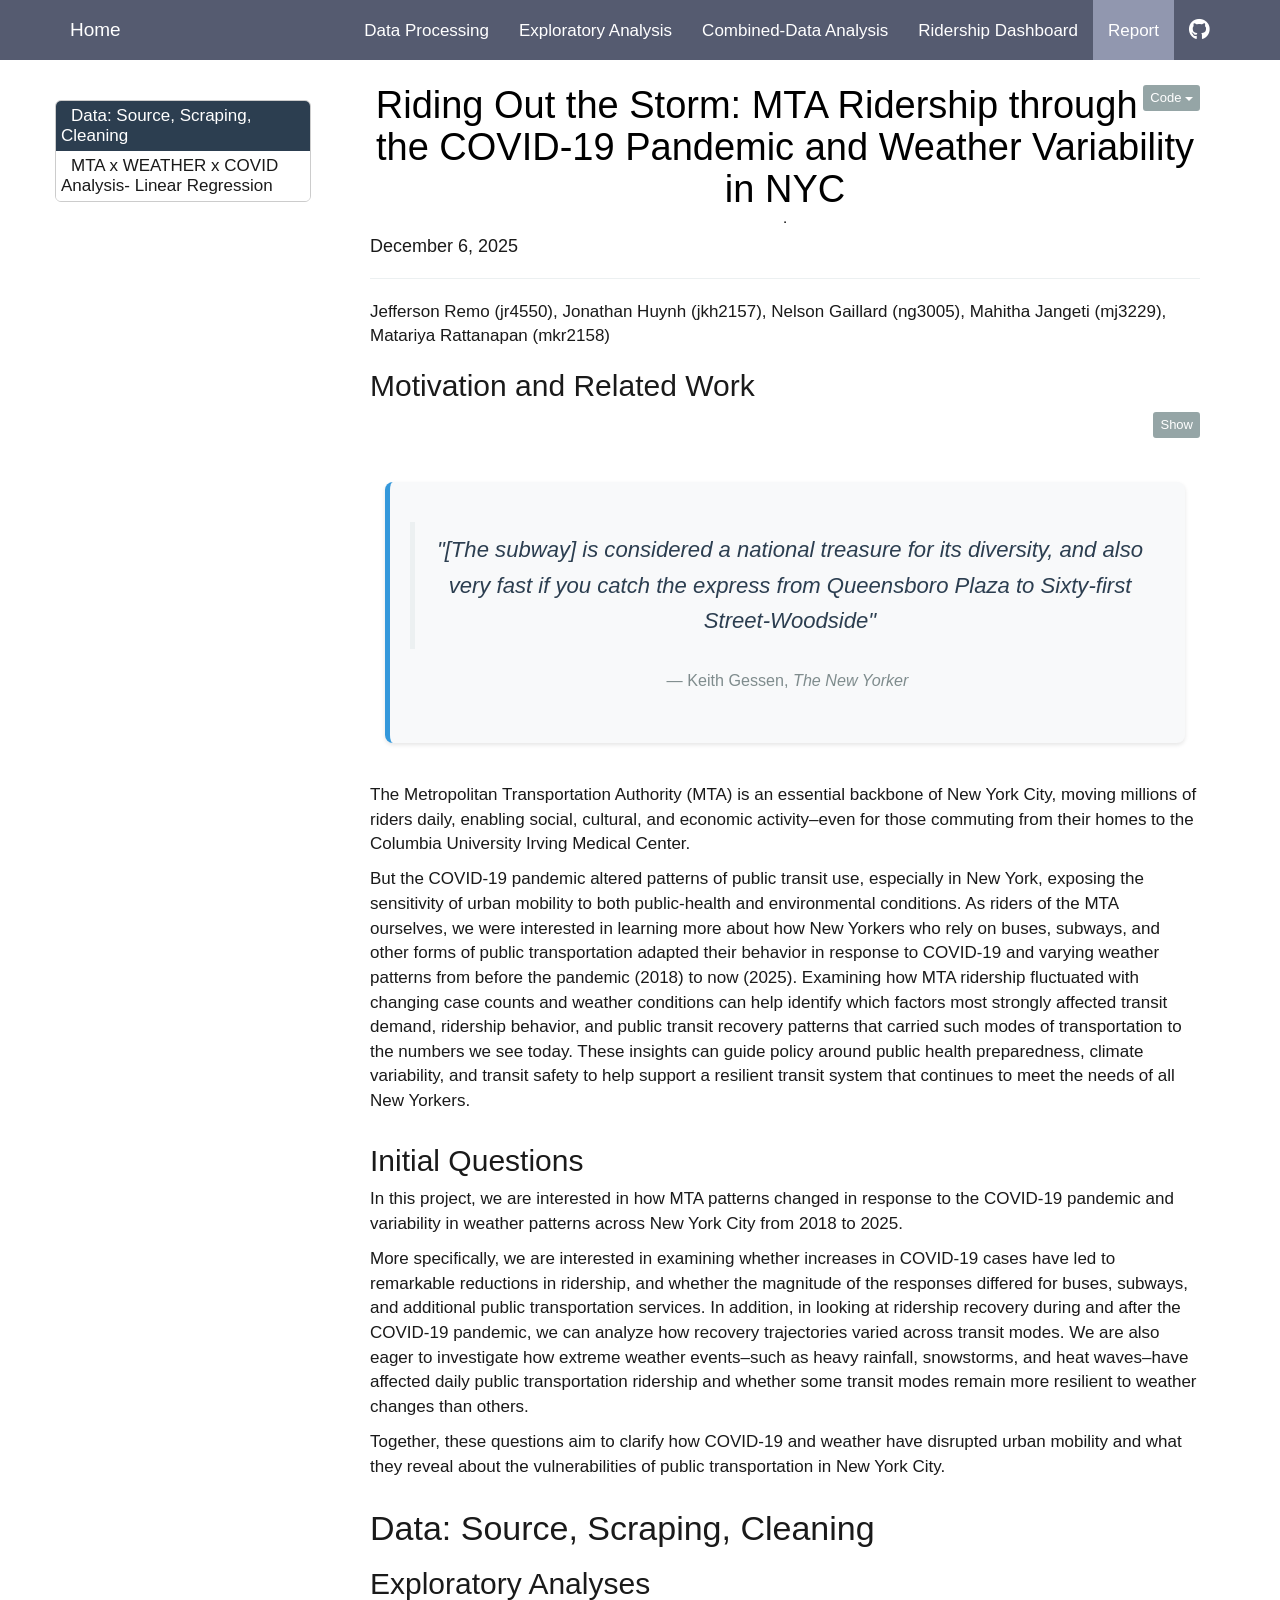
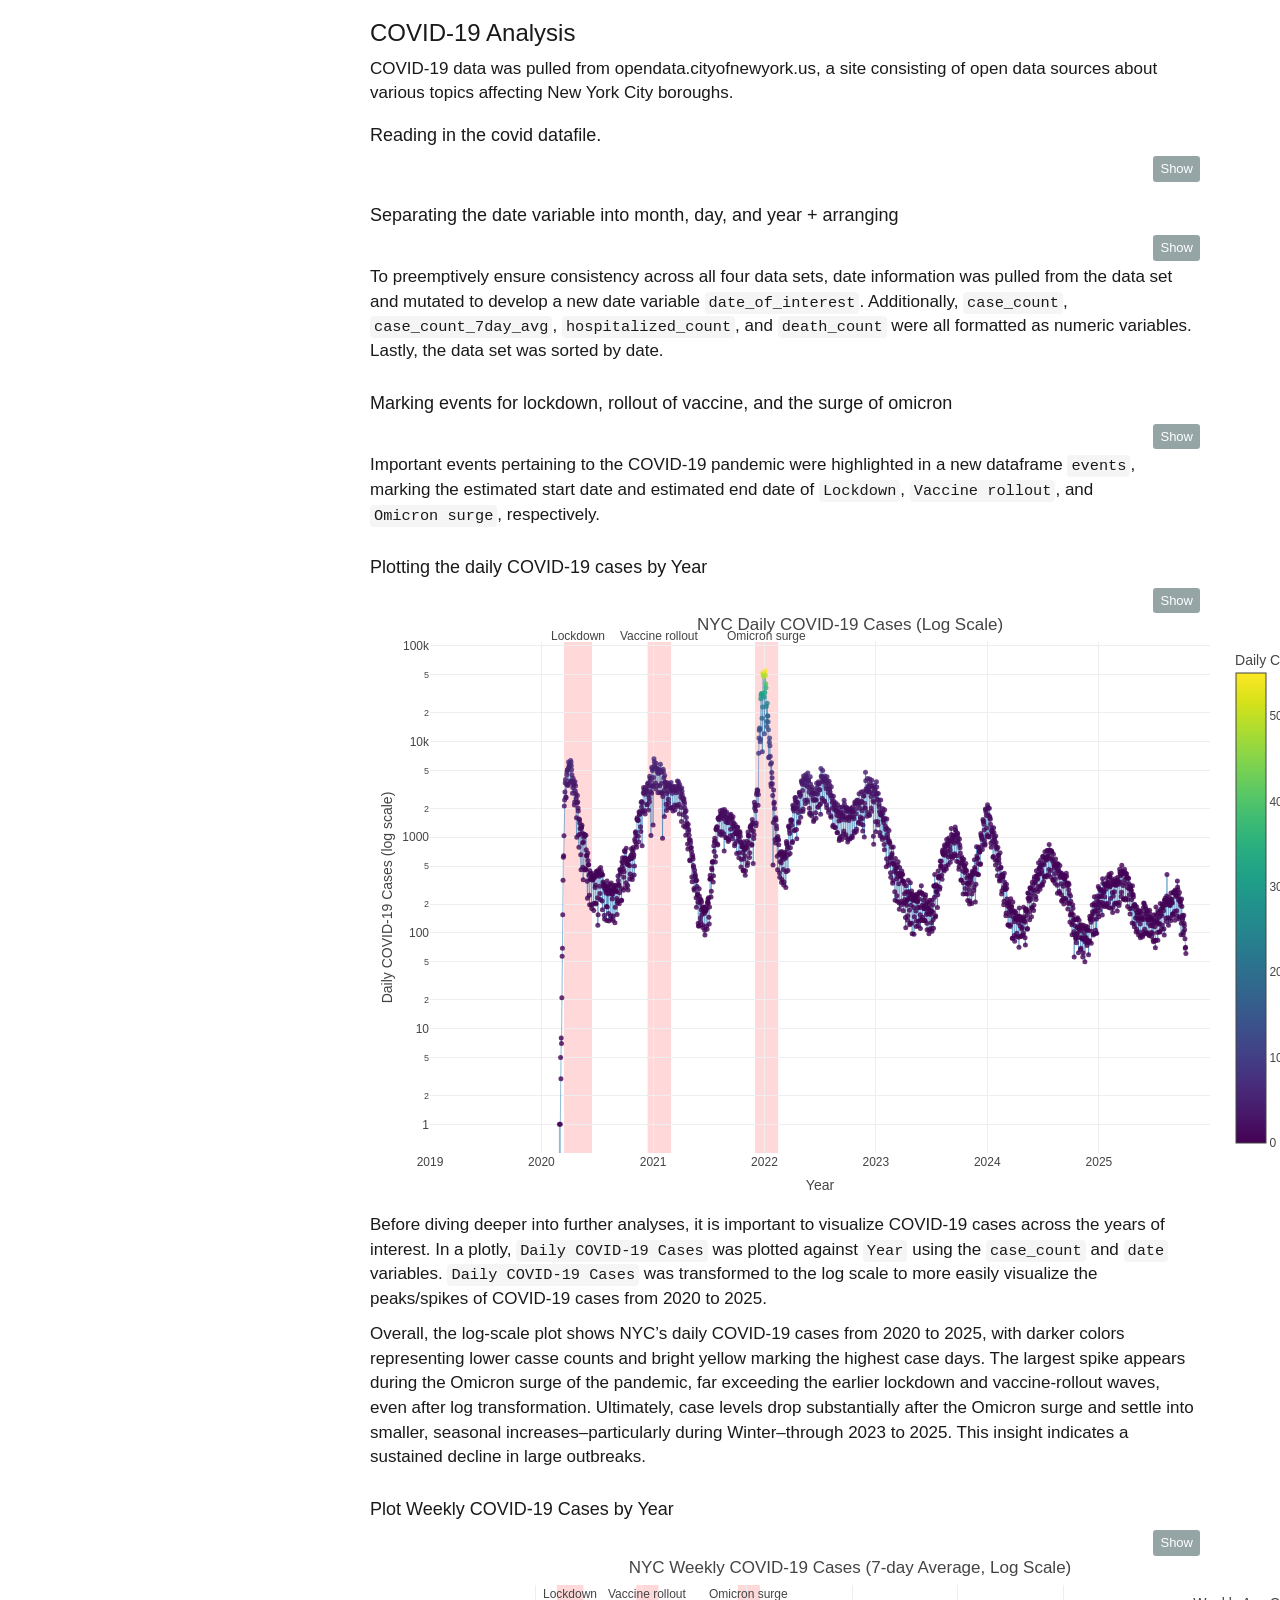
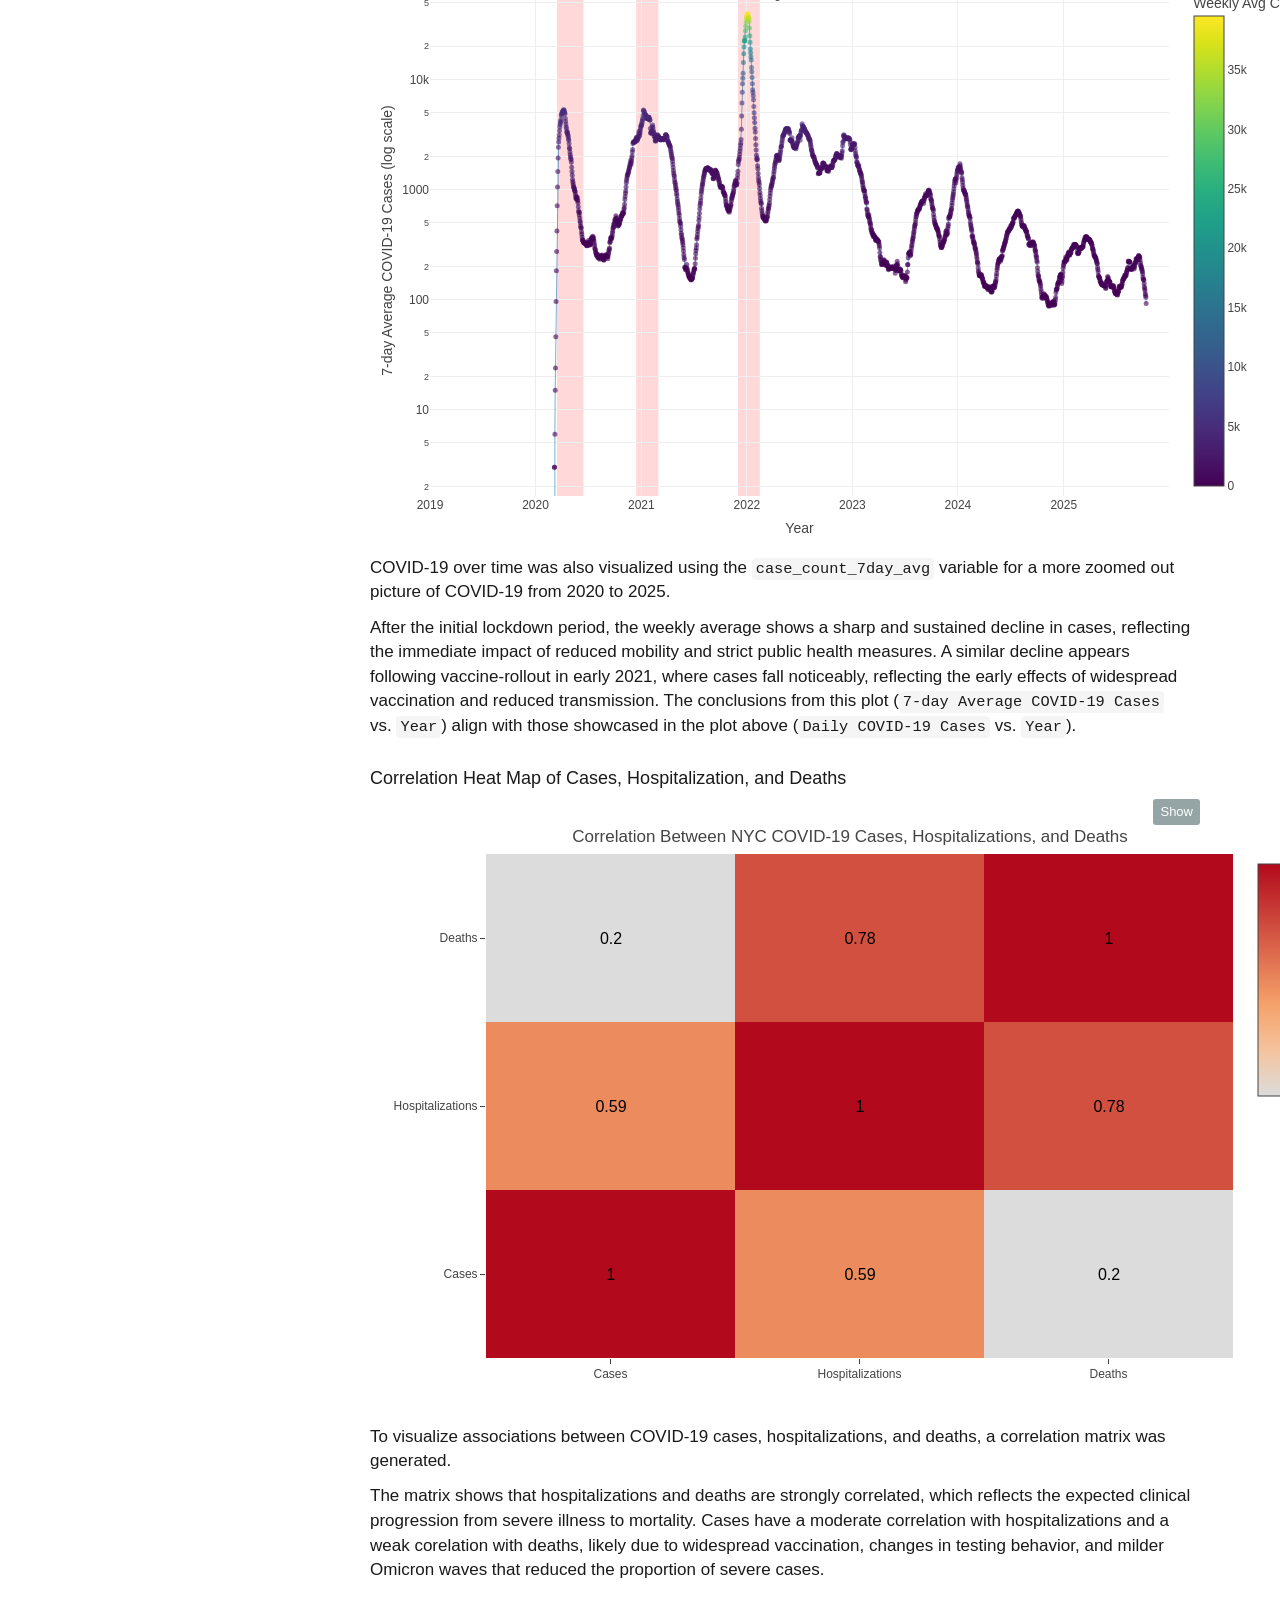
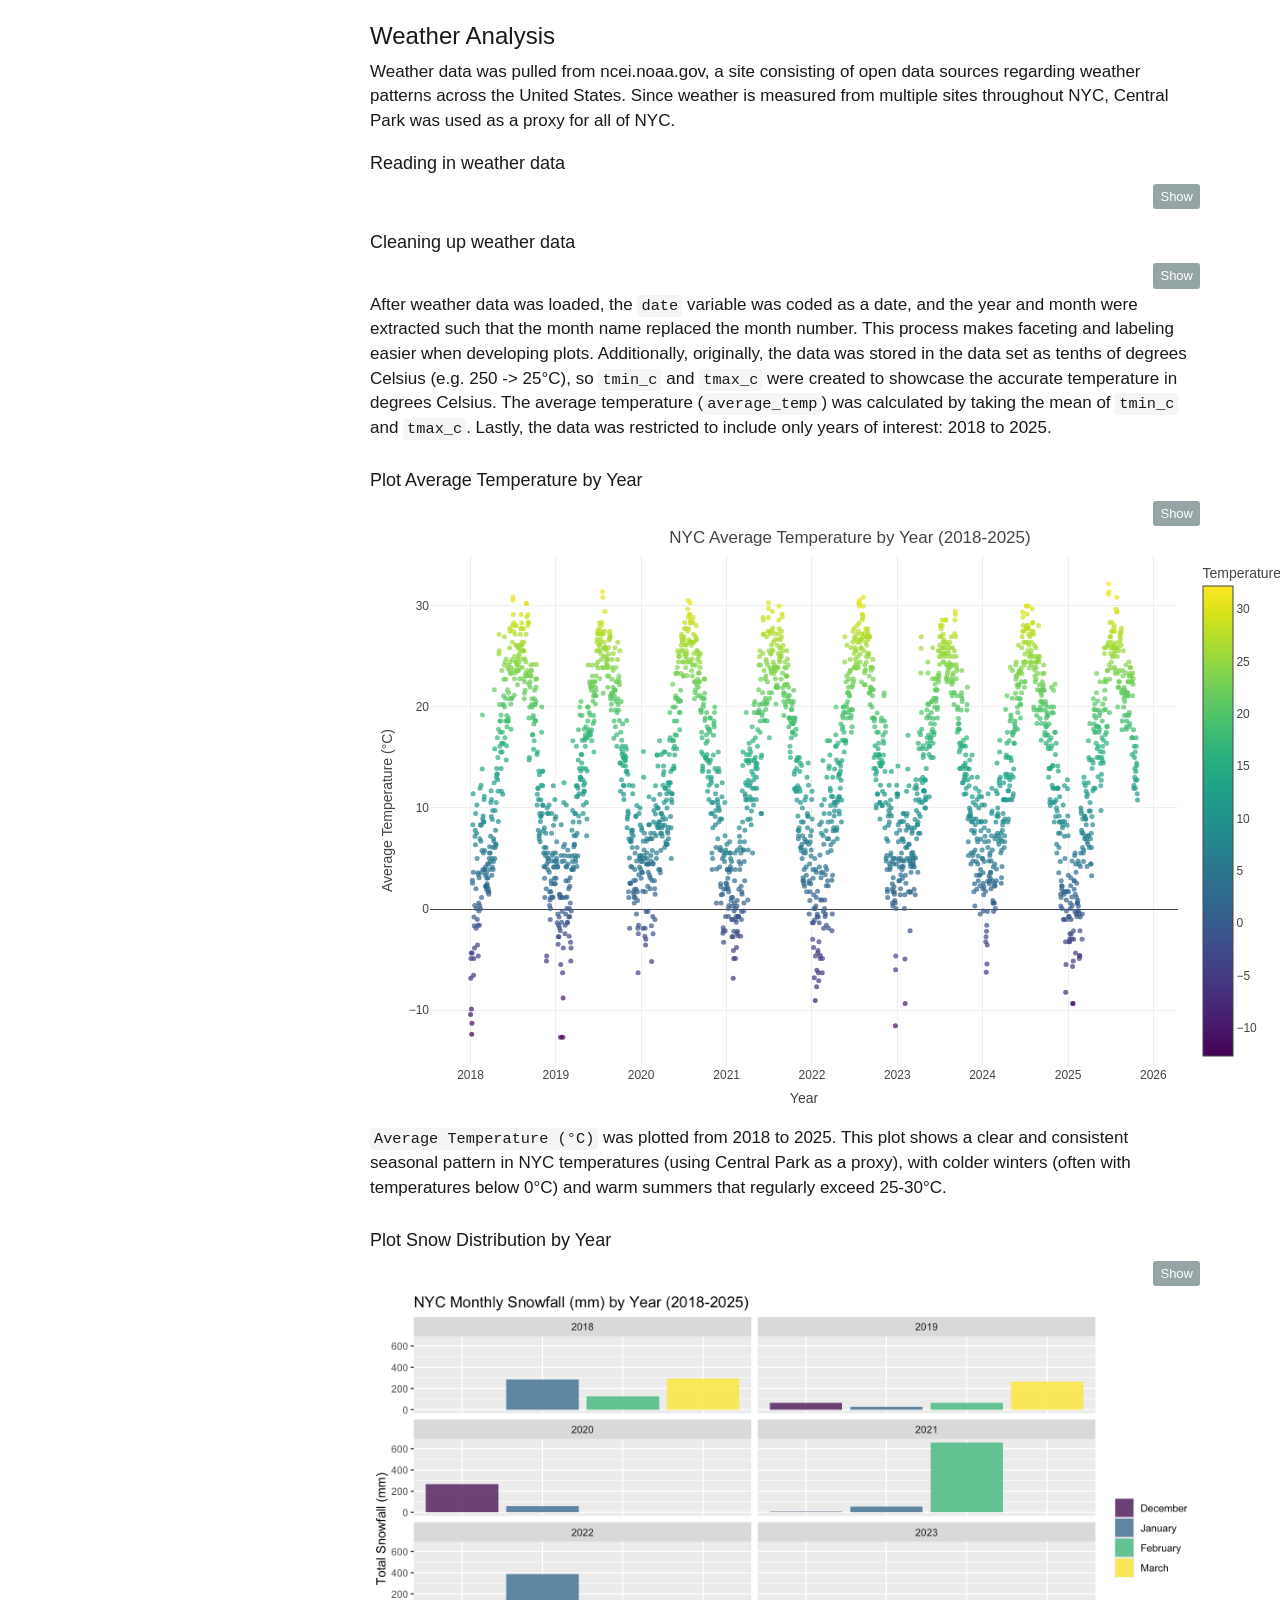
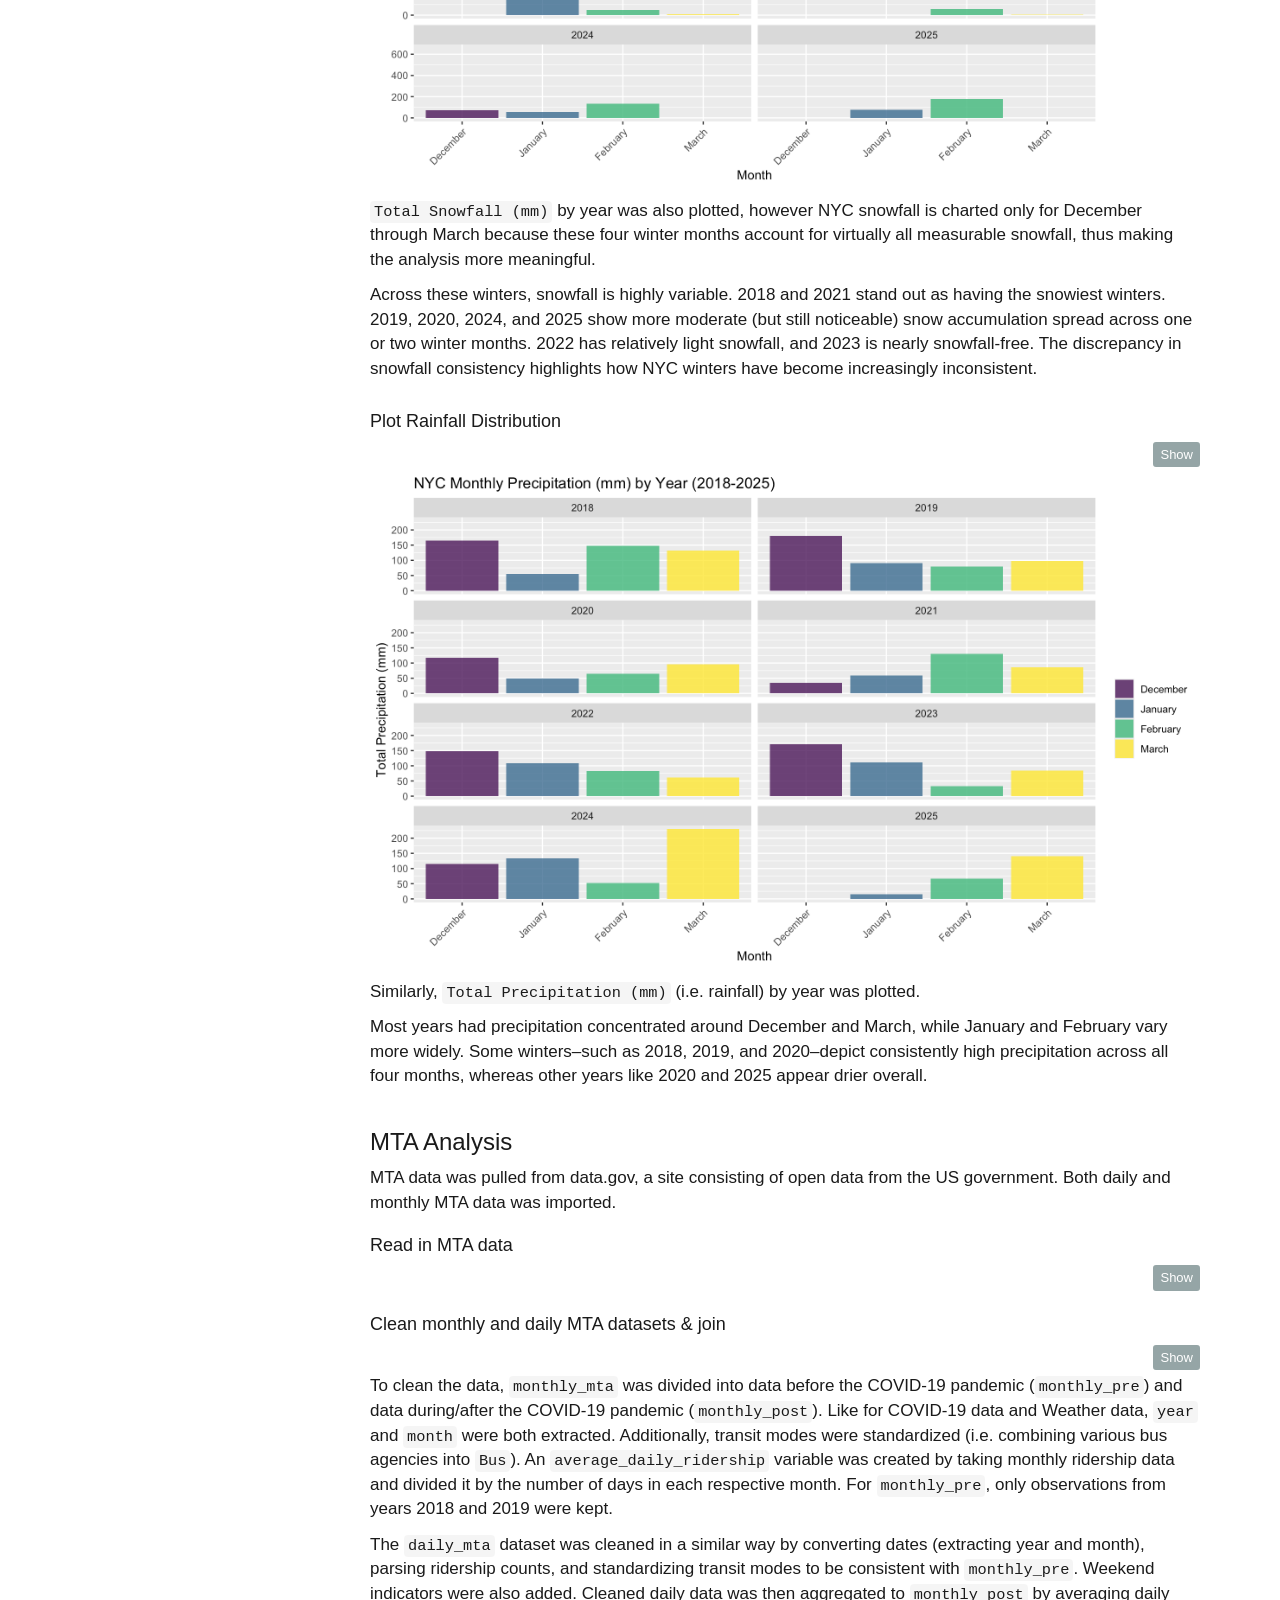
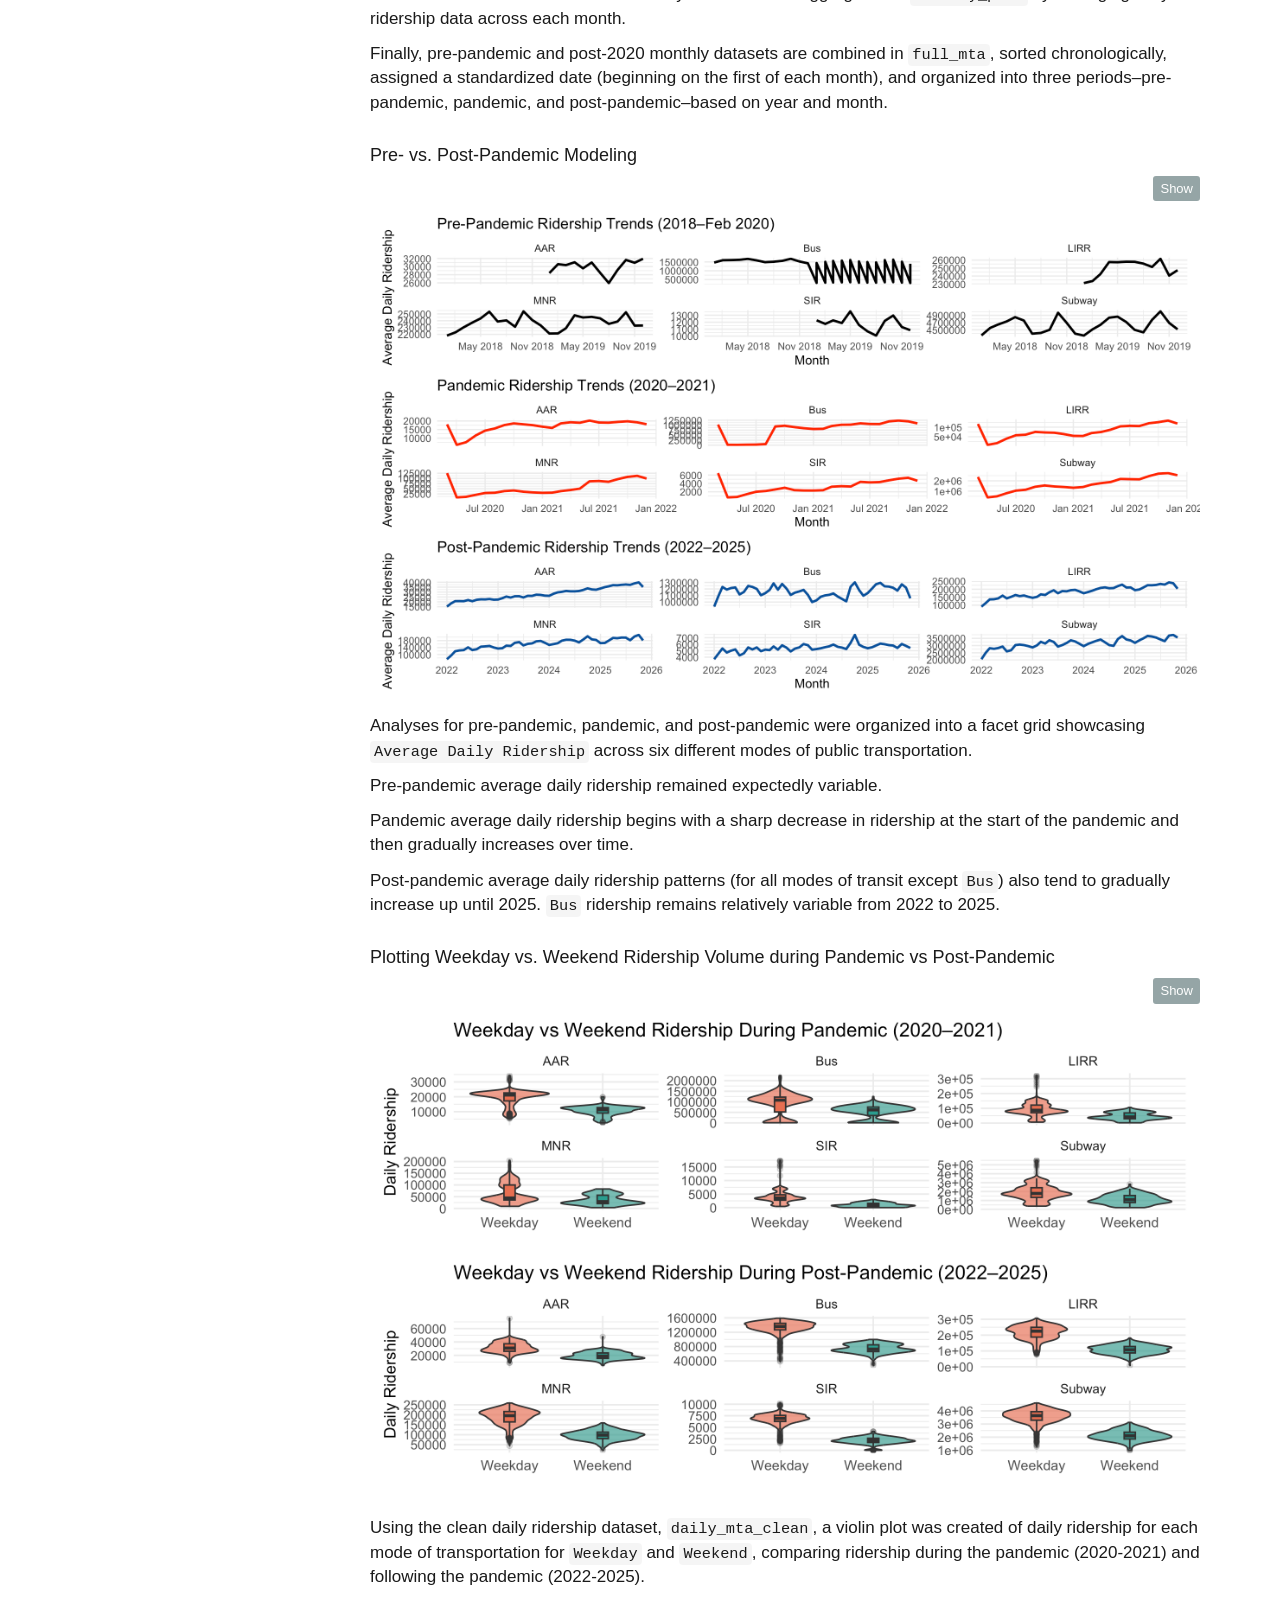
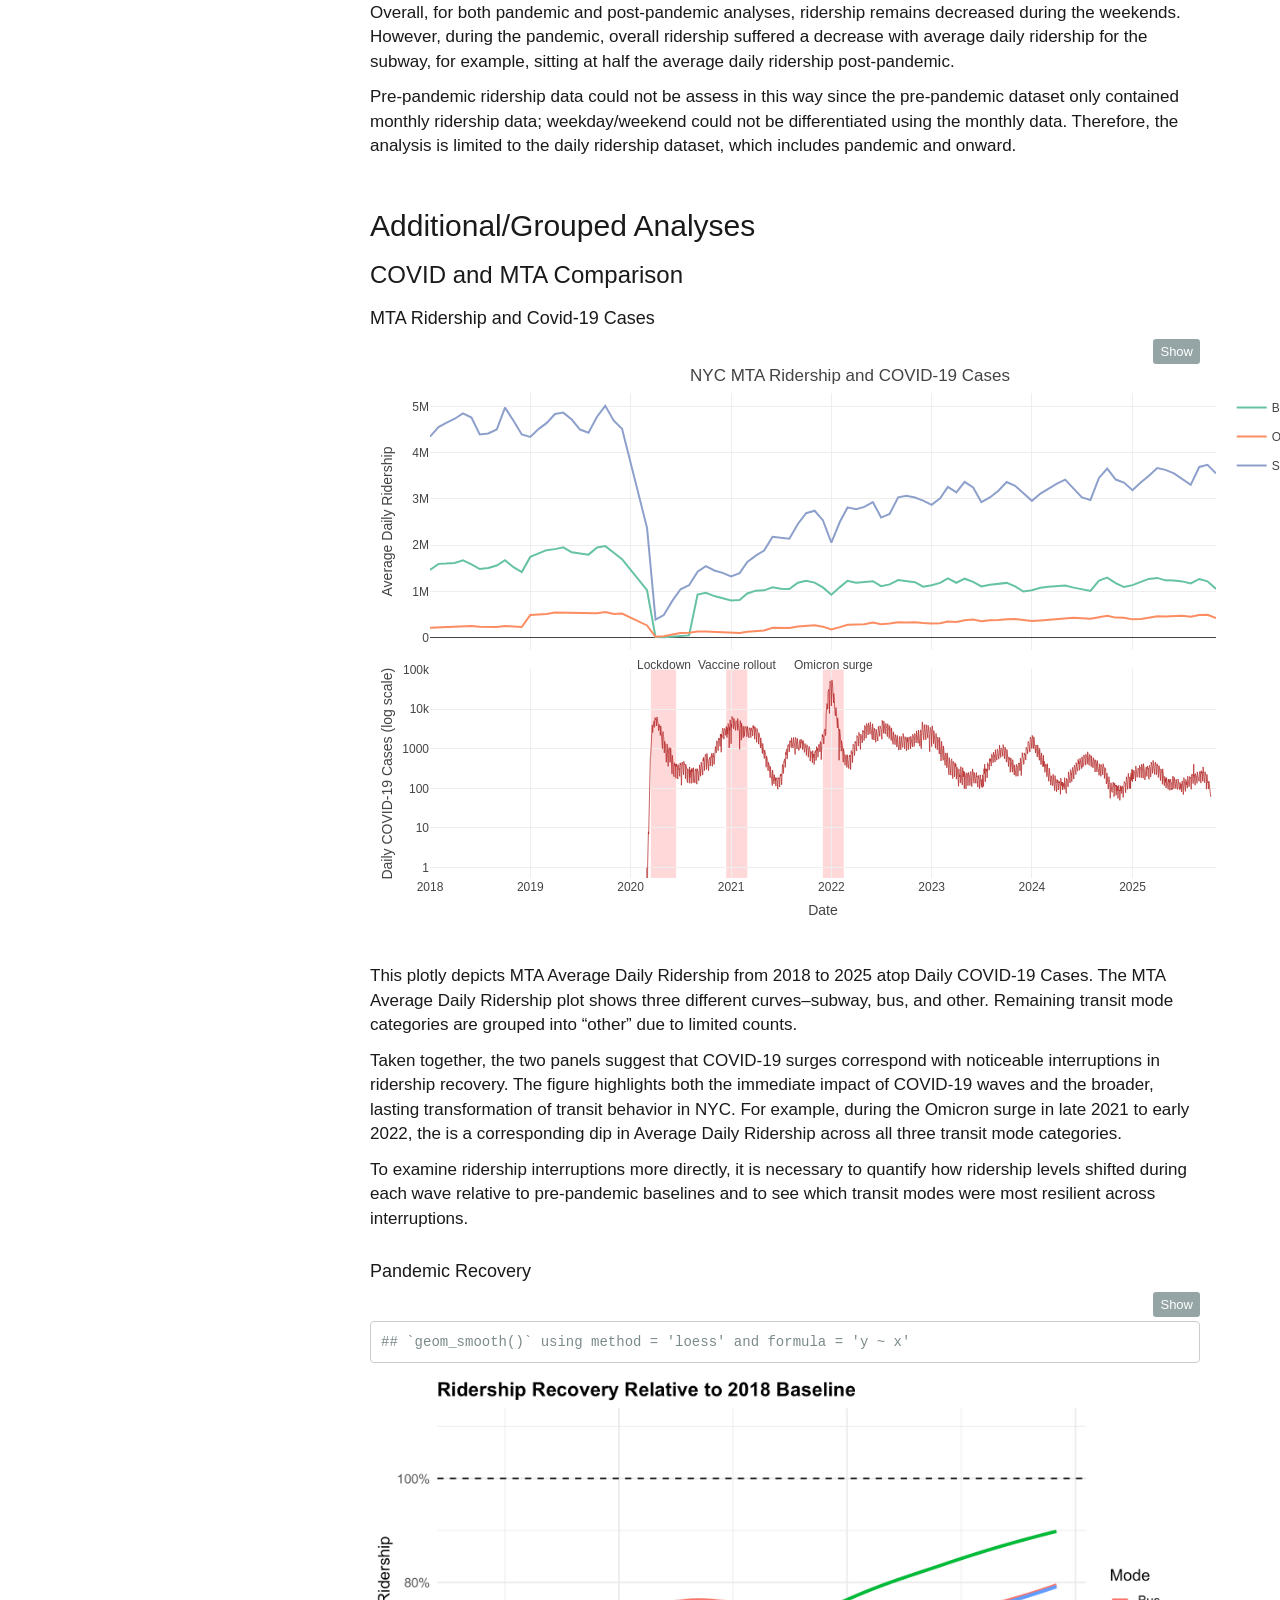
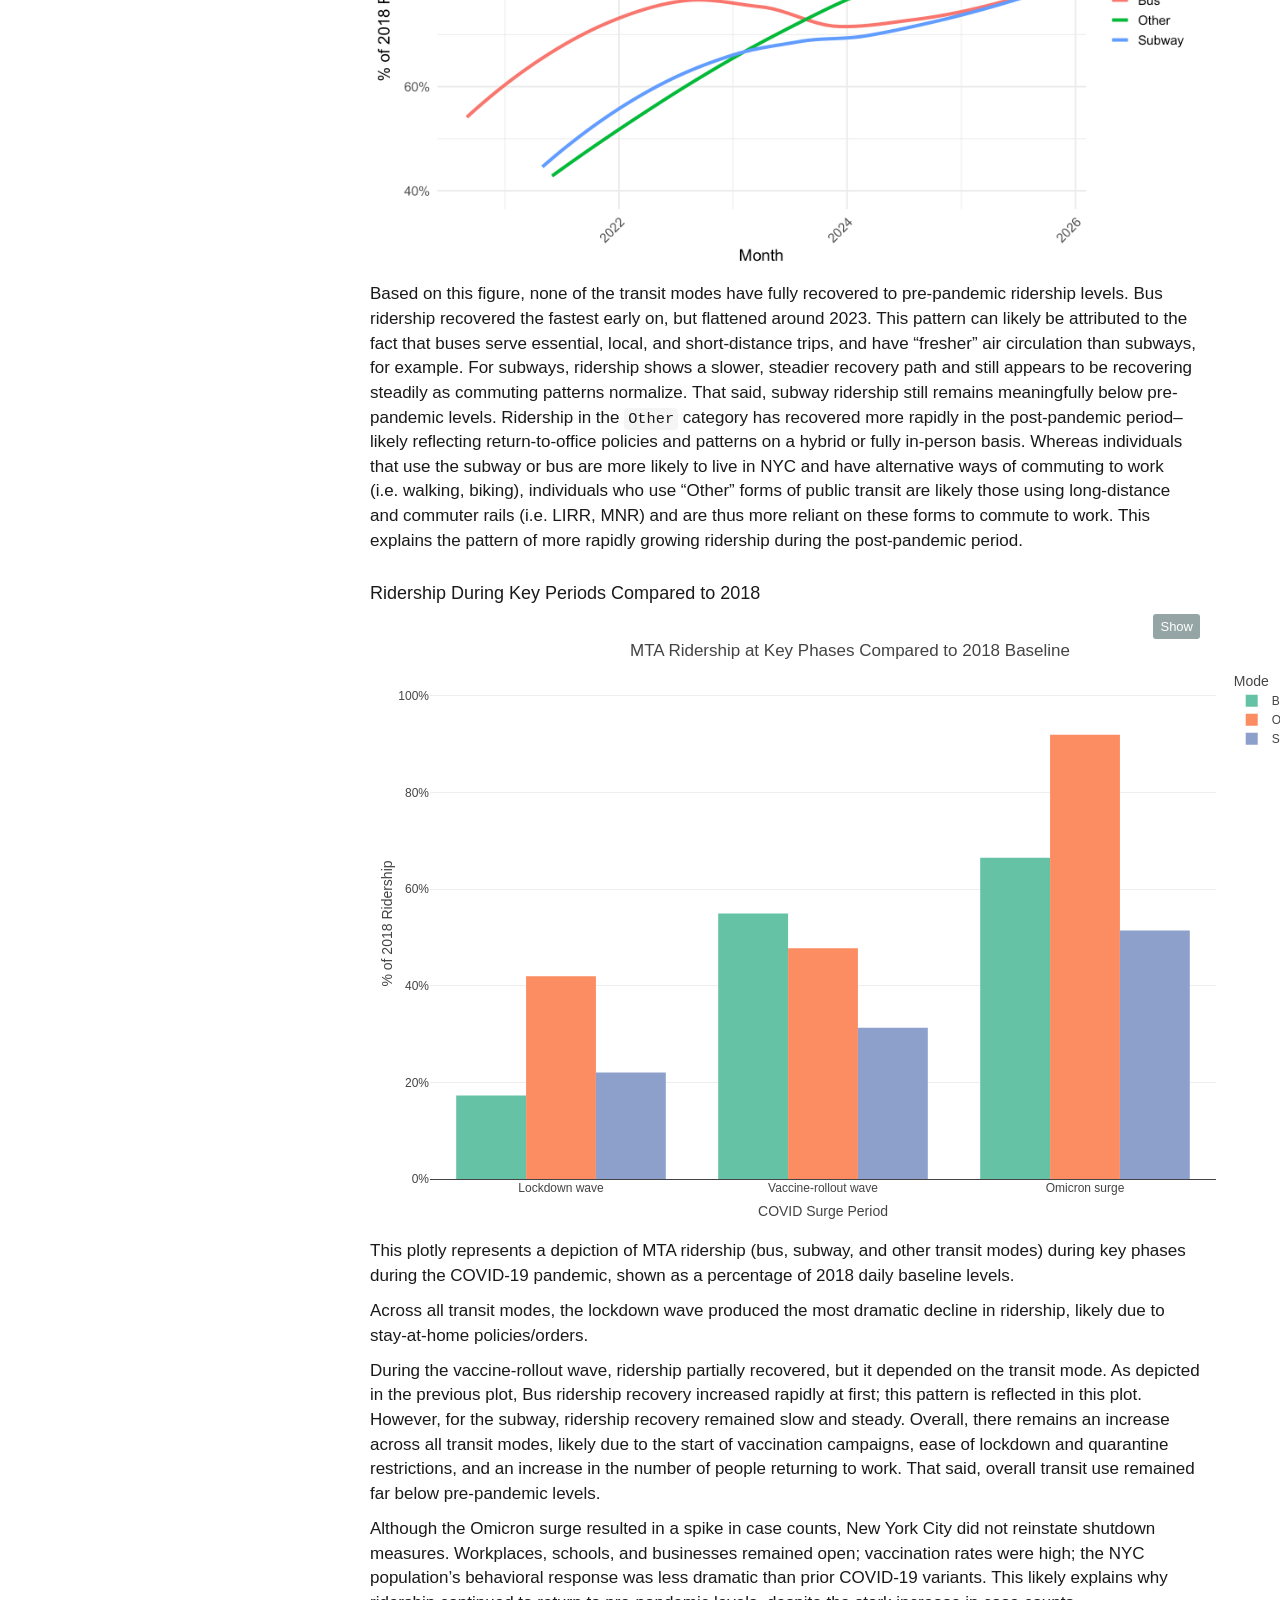
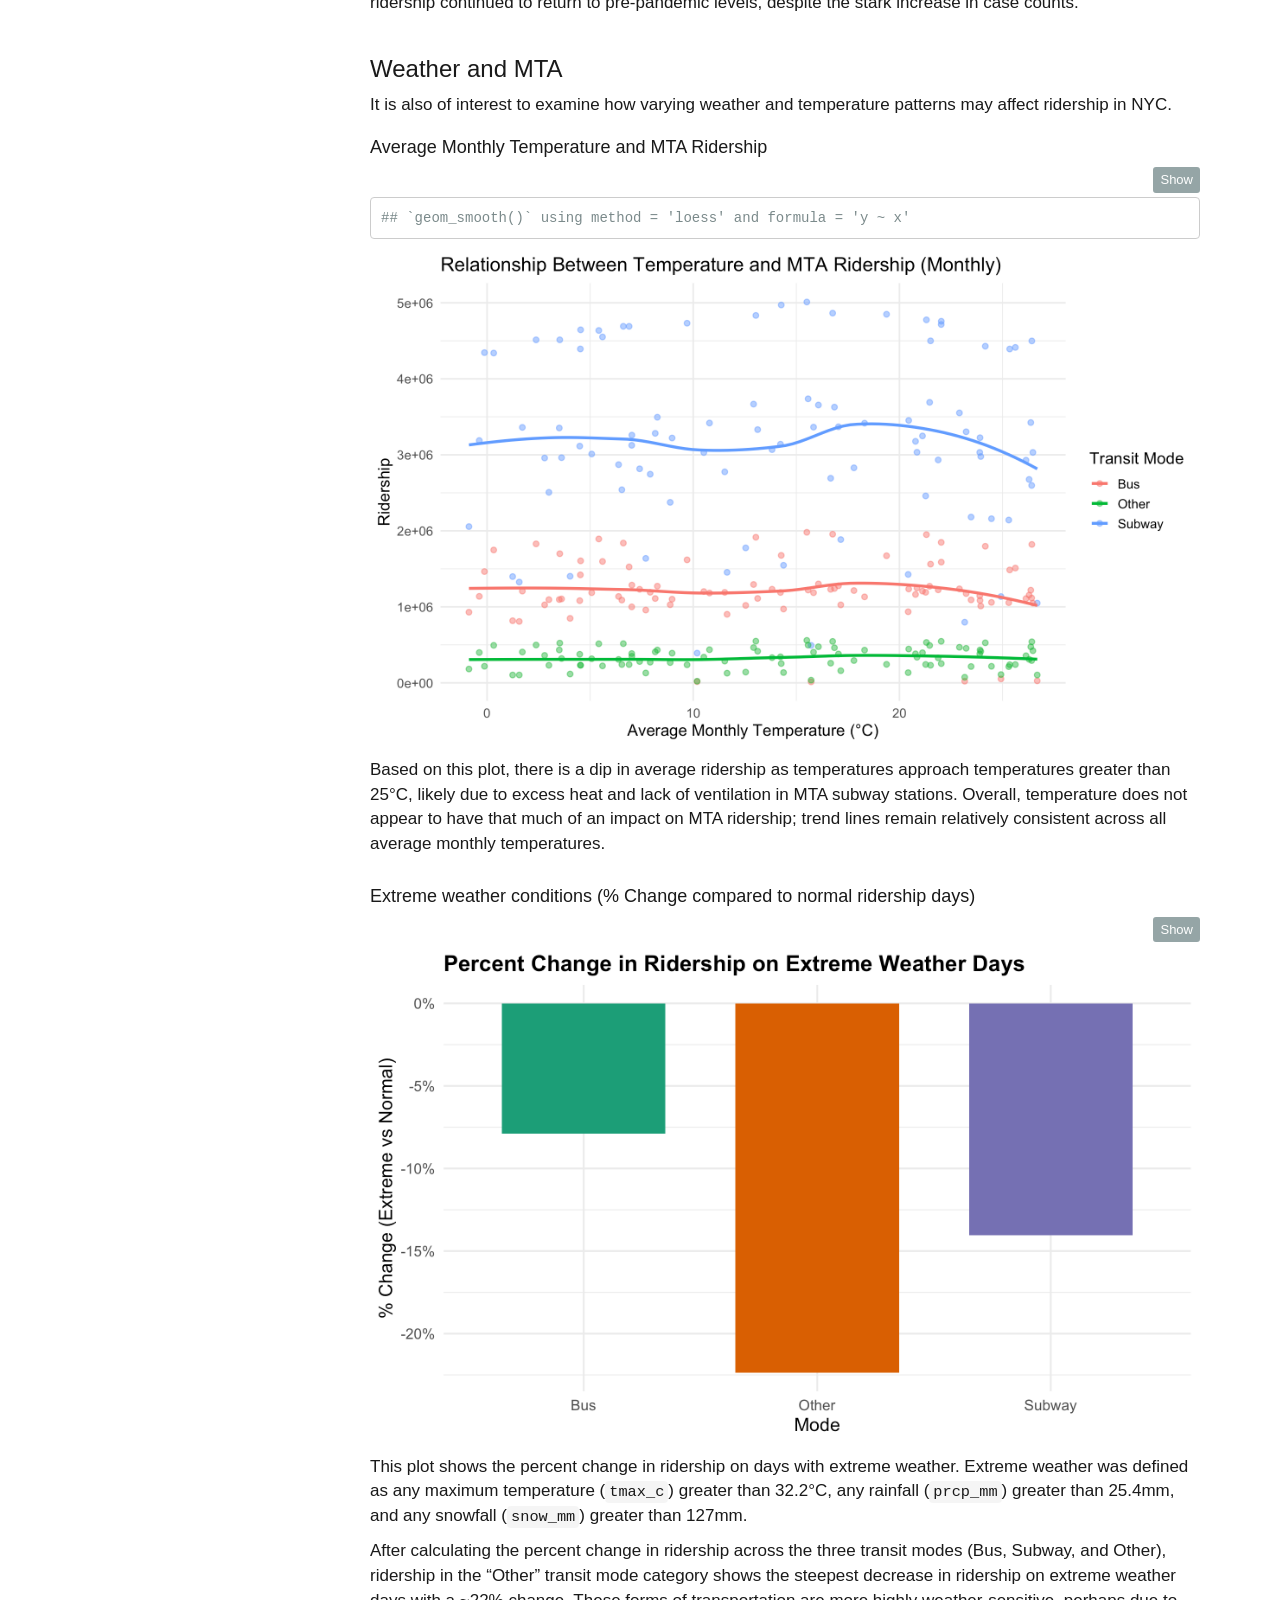
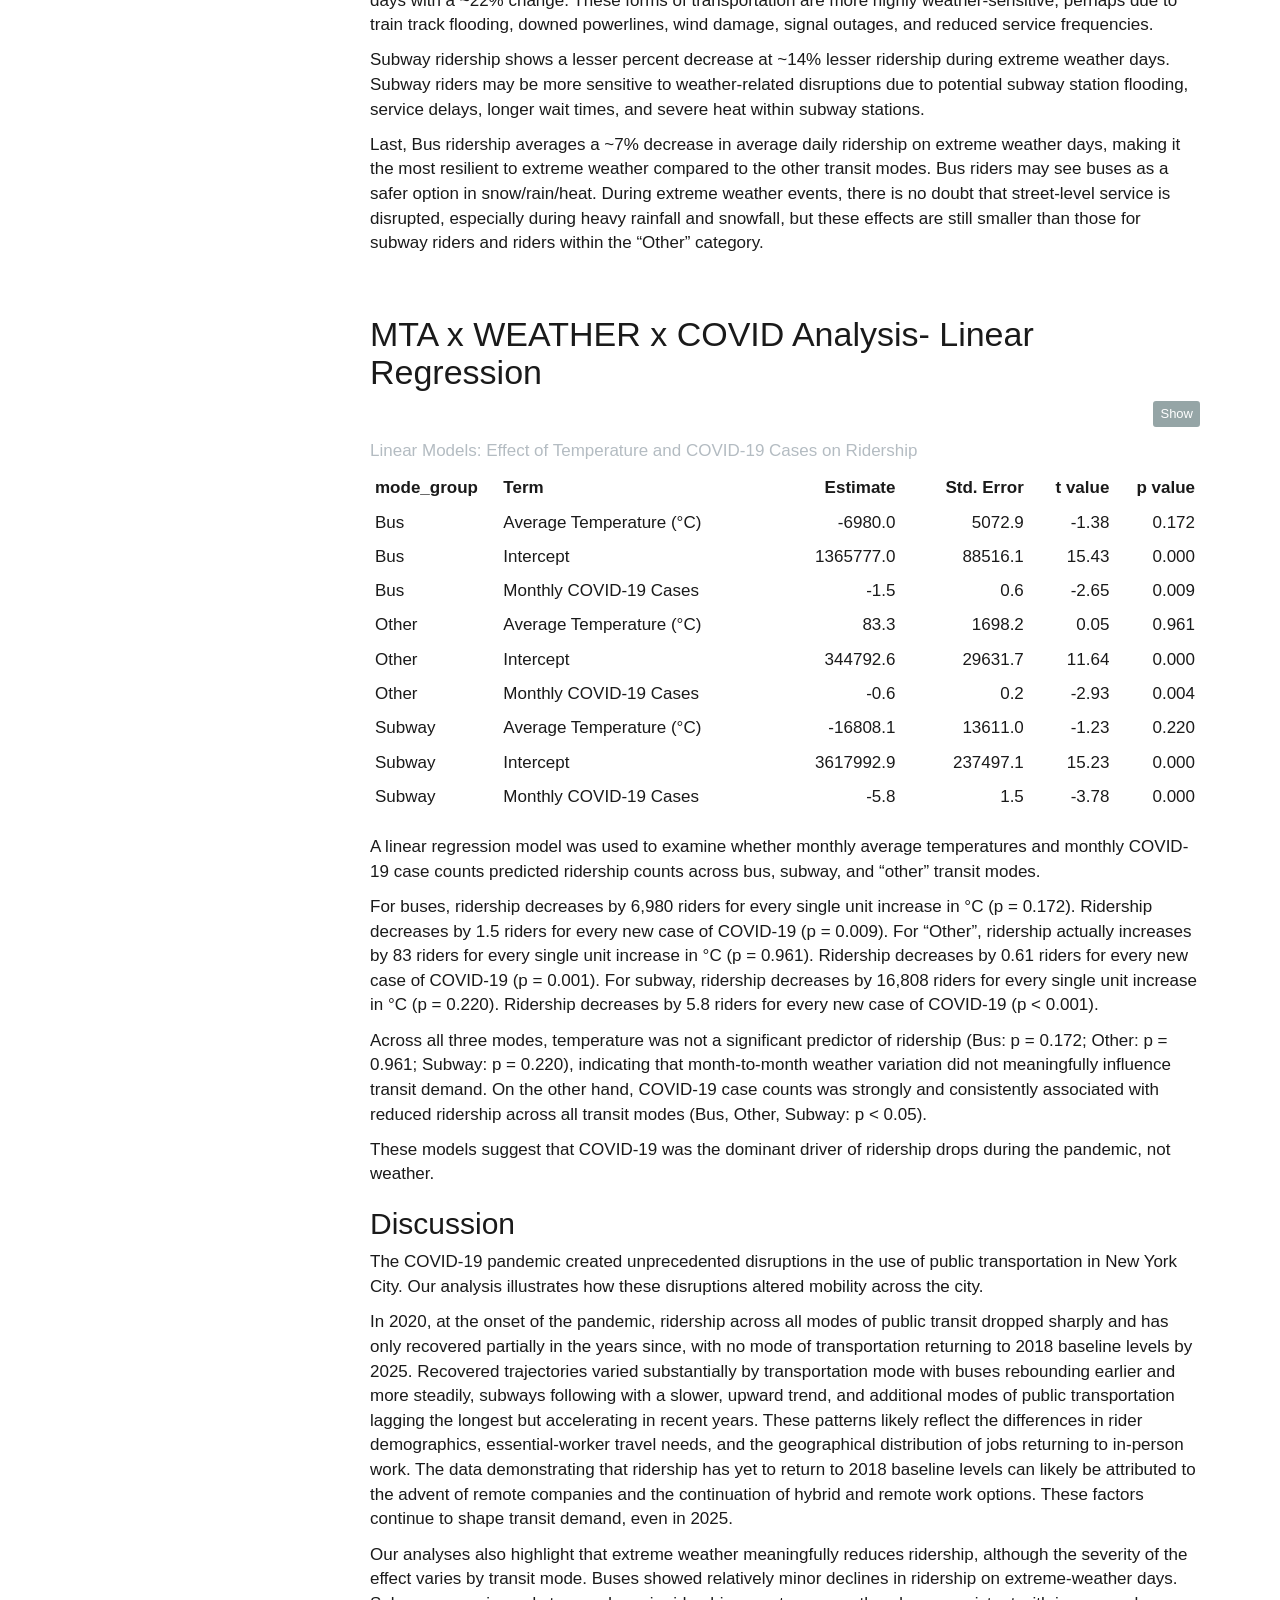
<file: Website/report.html>
<!DOCTYPE html>

<html>

<head>

<meta charset="utf-8" />
<meta name="generator" content="pandoc" />
<meta http-equiv="X-UA-Compatible" content="IE=EDGE" />



<meta name="date" content="2025-12-06" />

<title>Riding Out the Storm: MTA Ridership through the COVID-19 Pandemic and Weather Variability in NYC</title>

<script src="site_libs/header-attrs-2.30/header-attrs.js"></script>
<script src="site_libs/jquery-3.6.0/jquery-3.6.0.min.js"></script>
<meta name="viewport" content="width=device-width, initial-scale=1" />
<link href="site_libs/bootstrap-3.3.5/css/flatly.min.css" rel="stylesheet" />
<script src="site_libs/bootstrap-3.3.5/js/bootstrap.min.js"></script>
<script src="site_libs/bootstrap-3.3.5/shim/html5shiv.min.js"></script>
<script src="site_libs/bootstrap-3.3.5/shim/respond.min.js"></script>
<style>h1 {font-size: 34px;}
       h1.title {font-size: 38px;}
       h2 {font-size: 30px;}
       h3 {font-size: 24px;}
       h4 {font-size: 18px;}
       h5 {font-size: 16px;}
       h6 {font-size: 12px;}
       code {color: inherit; background-color: rgba(0, 0, 0, 0.04);}
       pre:not([class]) { background-color: white }</style>
<script src="site_libs/jqueryui-1.13.2/jquery-ui.min.js"></script>
<link href="site_libs/tocify-1.9.1/jquery.tocify.css" rel="stylesheet" />
<script src="site_libs/tocify-1.9.1/jquery.tocify.js"></script>
<script src="site_libs/navigation-1.1/tabsets.js"></script>
<script src="site_libs/navigation-1.1/codefolding.js"></script>
<link href="site_libs/highlightjs-9.12.0/textmate.css" rel="stylesheet" />
<script src="site_libs/highlightjs-9.12.0/highlight.js"></script>
<link href="site_libs/pagedtable-1.1/css/pagedtable.css" rel="stylesheet" />
<script src="site_libs/pagedtable-1.1/js/pagedtable.js"></script>
<link href="site_libs/htmltools-fill-0.5.9/fill.css" rel="stylesheet" />
<script src="site_libs/htmlwidgets-1.6.4/htmlwidgets.js"></script>
<script src="site_libs/plotly-binding-4.11.0/plotly.js"></script>
<script src="site_libs/typedarray-0.1/typedarray.min.js"></script>
<link href="site_libs/crosstalk-1.2.2/css/crosstalk.min.css" rel="stylesheet" />
<script src="site_libs/crosstalk-1.2.2/js/crosstalk.min.js"></script>
<link href="site_libs/plotly-htmlwidgets-css-2.11.1/plotly-htmlwidgets.css" rel="stylesheet" />
<script src="site_libs/plotly-main-2.11.1/plotly-latest.min.js"></script>
<link href="site_libs/font-awesome-6.5.2/css/all.min.css" rel="stylesheet" />
<link href="site_libs/font-awesome-6.5.2/css/v4-shims.min.css" rel="stylesheet" />

<style type="text/css">
  code{white-space: pre-wrap;}
  span.smallcaps{font-variant: small-caps;}
  span.underline{text-decoration: underline;}
  div.column{display: inline-block; vertical-align: top; width: 50%;}
  div.hanging-indent{margin-left: 1.5em; text-indent: -1.5em;}
  ul.task-list{list-style: none;}
    </style>

<style type="text/css">code{white-space: pre;}</style>
<script type="text/javascript">
if (window.hljs) {
  hljs.configure({languages: []});
  hljs.initHighlightingOnLoad();
  if (document.readyState && document.readyState === "complete") {
    window.setTimeout(function() { hljs.initHighlighting(); }, 0);
  }
}
</script>






<link rel="stylesheet" href="styles.css" type="text/css" />



<style type = "text/css">
.main-container {
  max-width: 940px;
  margin-left: auto;
  margin-right: auto;
}
img {
  max-width:100%;
}
.tabbed-pane {
  padding-top: 12px;
}
.html-widget {
  margin-bottom: 20px;
}
button.code-folding-btn:focus {
  outline: none;
}
summary {
  display: list-item;
}
details > summary > p:only-child {
  display: inline;
}
pre code {
  padding: 0;
}
</style>


<style type="text/css">
.dropdown-submenu {
  position: relative;
}
.dropdown-submenu>.dropdown-menu {
  top: 0;
  left: 100%;
  margin-top: -6px;
  margin-left: -1px;
  border-radius: 0 6px 6px 6px;
}
.dropdown-submenu:hover>.dropdown-menu {
  display: block;
}
.dropdown-submenu>a:after {
  display: block;
  content: " ";
  float: right;
  width: 0;
  height: 0;
  border-color: transparent;
  border-style: solid;
  border-width: 5px 0 5px 5px;
  border-left-color: #cccccc;
  margin-top: 5px;
  margin-right: -10px;
}
.dropdown-submenu:hover>a:after {
  border-left-color: #adb5bd;
}
.dropdown-submenu.pull-left {
  float: none;
}
.dropdown-submenu.pull-left>.dropdown-menu {
  left: -100%;
  margin-left: 10px;
  border-radius: 6px 0 6px 6px;
}
</style>

<script type="text/javascript">
// manage active state of menu based on current page
$(document).ready(function () {
  // active menu anchor
  href = window.location.pathname
  href = href.substr(href.lastIndexOf('/') + 1)
  if (href === "")
    href = "index.html";
  var menuAnchor = $('a[href="' + href + '"]');

  // mark the anchor link active (and if it's in a dropdown, also mark that active)
  var dropdown = menuAnchor.closest('li.dropdown');
  if (window.bootstrap) { // Bootstrap 4+
    menuAnchor.addClass('active');
    dropdown.find('> .dropdown-toggle').addClass('active');
  } else { // Bootstrap 3
    menuAnchor.parent().addClass('active');
    dropdown.addClass('active');
  }

  // Navbar adjustments
  var navHeight = $(".navbar").first().height() + 15;
  var style = document.createElement('style');
  var pt = "padding-top: " + navHeight + "px; ";
  var mt = "margin-top: -" + navHeight + "px; ";
  var css = "";
  // offset scroll position for anchor links (for fixed navbar)
  for (var i = 1; i <= 6; i++) {
    css += ".section h" + i + "{ " + pt + mt + "}\n";
  }
  style.innerHTML = "body {" + pt + "padding-bottom: 40px; }\n" + css;
  document.head.appendChild(style);
});
</script>

<!-- tabsets -->

<style type="text/css">
.tabset-dropdown > .nav-tabs {
  display: inline-table;
  max-height: 500px;
  min-height: 44px;
  overflow-y: auto;
  border: 1px solid #ddd;
  border-radius: 4px;
}

.tabset-dropdown > .nav-tabs > li.active:before, .tabset-dropdown > .nav-tabs.nav-tabs-open:before {
  content: "\e259";
  font-family: 'Glyphicons Halflings';
  display: inline-block;
  padding: 10px;
  border-right: 1px solid #ddd;
}

.tabset-dropdown > .nav-tabs.nav-tabs-open > li.active:before {
  content: "\e258";
  font-family: 'Glyphicons Halflings';
  border: none;
}

.tabset-dropdown > .nav-tabs > li.active {
  display: block;
}

.tabset-dropdown > .nav-tabs > li > a,
.tabset-dropdown > .nav-tabs > li > a:focus,
.tabset-dropdown > .nav-tabs > li > a:hover {
  border: none;
  display: inline-block;
  border-radius: 4px;
  background-color: transparent;
}

.tabset-dropdown > .nav-tabs.nav-tabs-open > li {
  display: block;
  float: none;
}

.tabset-dropdown > .nav-tabs > li {
  display: none;
}
</style>

<!-- code folding -->
<style type="text/css">
.code-folding-btn { margin-bottom: 4px; }
</style>



<style type="text/css">

#TOC {
  margin: 25px 0px 20px 0px;
}
@media (max-width: 768px) {
#TOC {
  position: relative;
  width: 100%;
}
}

@media print {
.toc-content {
  /* see https://github.com/w3c/csswg-drafts/issues/4434 */
  float: right;
}
}

.toc-content {
  padding-left: 30px;
  padding-right: 40px;
}

div.main-container {
  max-width: 1200px;
}

div.tocify {
  width: 20%;
  max-width: 260px;
  max-height: 85%;
}

@media (min-width: 768px) and (max-width: 991px) {
  div.tocify {
    width: 25%;
  }
}

@media (max-width: 767px) {
  div.tocify {
    width: 100%;
    max-width: none;
  }
}

.tocify ul, .tocify li {
  line-height: 20px;
}

.tocify-subheader .tocify-item {
  font-size: 0.90em;
}

.tocify .list-group-item {
  border-radius: 0px;
}


</style>



</head>

<body>


<div class="container-fluid main-container">


<!-- setup 3col/9col grid for toc_float and main content  -->
<div class="row">
<div class="col-xs-12 col-sm-4 col-md-3">
<div id="TOC" class="tocify">
</div>
</div>

<div class="toc-content col-xs-12 col-sm-8 col-md-9">




<div class="navbar navbar-default  navbar-fixed-top" role="navigation">
  <div class="container">
    <div class="navbar-header">
      <button type="button" class="navbar-toggle collapsed" data-toggle="collapse" data-bs-toggle="collapse" data-target="#navbar" data-bs-target="#navbar">
        <span class="icon-bar"></span>
        <span class="icon-bar"></span>
        <span class="icon-bar"></span>
      </button>
      <a class="navbar-brand" href="index.html">Home</a>
    </div>
    <div id="navbar" class="navbar-collapse collapse">
      <ul class="nav navbar-nav">
        
      </ul>
      <ul class="nav navbar-nav navbar-right">
        <li>
  <a href="data.html">Data Processing</a>
</li>
<li>
  <a href="exploratory.html">Exploratory Analysis</a>
</li>
<li>
  <a href="combined.html">Combined-Data Analysis</a>
</li>
<li>
  <a href="dashboard.html">Ridership Dashboard</a>
</li>
<li>
  <a href="report.html">Report</a>
</li>
<li>
  <a href="https://github.com/nelsongaillard/p8105_final">
    <span class="fa fa-github fa-lg"></span>
     
  </a>
</li>
      </ul>
    </div><!--/.nav-collapse -->
  </div><!--/.container -->
</div><!--/.navbar -->

<div id="header">

<div class="btn-group pull-right float-right">
<button type="button" class="btn btn-default btn-xs btn-secondary btn-sm dropdown-toggle" data-toggle="dropdown" data-bs-toggle="dropdown" aria-haspopup="true" aria-expanded="false"><span>Code</span> <span class="caret"></span></button>
<ul class="dropdown-menu dropdown-menu-right" style="min-width: 50px;">
<li><a id="rmd-show-all-code" href="#">Show All Code</a></li>
<li><a id="rmd-hide-all-code" href="#">Hide All Code</a></li>
</ul>
</div>



<h1 class="title toc-ignore">Riding Out the Storm: MTA Ridership through
the COVID-19 Pandemic and Weather Variability in NYC</h1>
<h3 class="subtitle">.</h3>
<h4 class="date">December 6, 2025</h4>

</div>


<style>
h1.title {
  text-align: center;
  color: black !important;
}

h2.subtitle, .subtitle {
  text-align: center;
  font-size: 15px;
  font-weight: 400;
  color: black !important;    /* <-- forces the color */
  margin-top: -10px;
}
</style>
<hr />
<p>Jefferson Remo (jr4550), Jonathan Huynh (jkh2157), Nelson Gaillard
(ng3005), Mahitha Jangeti (mj3229), Matariya Rattanapan (mkr2158)</p>
<div id="motivation-and-related-work" class="section level2">
<h2>Motivation and Related Work</h2>
<pre class="r"><code>htmltools::HTML(&#39;
&lt;div style=&quot;
  text-align: center; 
  padding: 40px 20px; 
  margin: 40px auto;
  max-width: 800px;
  background-color: #f8f9fa;
  border-left: 5px solid #3498db;
  border-radius: 8px;
  box-shadow: 0 2px 4px rgba(0,0,0,0.1);
&quot;&gt;
  &lt;blockquote style=&quot;
    font-size: 1.3em;
    font-style: italic;
    color: #2c3e50;
    margin: 0;
    line-height: 1.6;
  &quot;&gt;
    &quot;[The subway] is considered a national treasure for its diversity, and also very fast if you catch the express from Queensboro Plaza to Sixty-first Street-Woodside&quot;
  &lt;/blockquote&gt;
  &lt;p style=&quot;
    margin-top: 20px;
    font-size: 0.95em;
    color: #7f8c8d;
    font-weight: 500;
  &quot;&gt;
    — Keith Gessen, &lt;em&gt;The New Yorker&lt;/em&gt;
  &lt;/p&gt;
&lt;/div&gt;
&#39;)</code></pre>

<div style="
  text-align: center; 
  padding: 40px 20px; 
  margin: 40px auto;
  max-width: 800px;
  background-color: #f8f9fa;
  border-left: 5px solid #3498db;
  border-radius: 8px;
  box-shadow: 0 2px 4px rgba(0,0,0,0.1);
">
  <blockquote style="
    font-size: 1.3em;
    font-style: italic;
    color: #2c3e50;
    margin: 0;
    line-height: 1.6;
  ">
    "[The subway] is considered a national treasure for its diversity, and also very fast if you catch the express from Queensboro Plaza to Sixty-first Street-Woodside"
  </blockquote>
  <p style="
    margin-top: 20px;
    font-size: 0.95em;
    color: #7f8c8d;
    font-weight: 500;
  ">
    — Keith Gessen, <em>The New Yorker</em>
  </p>
</div>

<p>The Metropolitan Transportation Authority (MTA) is an essential
backbone of New York City, moving millions of riders daily, enabling
social, cultural, and economic activity–even for those commuting from
their homes to the Columbia University Irving Medical Center.</p>
<p>But the COVID-19 pandemic altered patterns of public transit use,
especially in New York, exposing the sensitivity of urban mobility to
both public-health and environmental conditions. As riders of the MTA
ourselves, we were interested in learning more about how New Yorkers who
rely on buses, subways, and other forms of public transportation adapted
their behavior in response to COVID-19 and varying weather patterns from
before the pandemic (2018) to now (2025). Examining how MTA ridership
fluctuated with changing case counts and weather conditions can help
identify which factors most strongly affected transit demand, ridership
behavior, and public transit recovery patterns that carried such modes
of transportation to the numbers we see today. These insights can guide
policy around public health preparedness, climate variability, and
transit safety to help support a resilient transit system that continues
to meet the needs of all New Yorkers.</p>
</div>
<div id="initial-questions" class="section level2">
<h2>Initial Questions</h2>
<p>In this project, we are interested in how MTA patterns changed in
response to the COVID-19 pandemic and variability in weather patterns
across New York City from 2018 to 2025.</p>
<p>More specifically, we are interested in examining whether increases
in COVID-19 cases have led to remarkable reductions in ridership, and
whether the magnitude of the responses differed for buses, subways, and
additional public transportation services. In addition, in looking at
ridership recovery during and after the COVID-19 pandemic, we can
analyze how recovery trajectories varied across transit modes. We are
also eager to investigate how extreme weather events–such as heavy
rainfall, snowstorms, and heat waves–have affected daily public
transportation ridership and whether some transit modes remain more
resilient to weather changes than others.</p>
<p>Together, these questions aim to clarify how COVID-19 and weather
have disrupted urban mobility and what they reveal about the
vulnerabilities of public transportation in New York City.</p>
</div>
<div id="data-source-scraping-cleaning" class="section level1">
<h1>Data: Source, Scraping, Cleaning</h1>
<div id="exploratory-analyses" class="section level2">
<h2>Exploratory Analyses</h2>
<div id="covid-19-analysis" class="section level3">
<h3>COVID-19 Analysis</h3>
<p>COVID-19 data was pulled from opendata.cityofnewyork.us, a site
consisting of open data sources about various topics affecting New York
City boroughs.</p>
<div id="reading-in-the-covid-datafile." class="section level4">
<h4>Reading in the covid datafile.</h4>
<pre class="r"><code>covid_df =
read.csv(&quot;data/covid_19.csv&quot;)</code></pre>
</div>
<div id="separating-the-date-variable-into-month-day-and-year-arranging"
class="section level4">
<h4>Separating the date variable into month, day, and year +
arranging</h4>
<pre class="r"><code>clean_covid_df =
  covid_df |&gt;
  janitor::clean_names() |&gt;
  mutate(
    date = lubridate::mdy(date_of_interest),
    case_count = as.numeric(gsub(&quot;,&quot;, &quot;&quot;, case_count)),
    case_count_7day_avg = as.numeric(gsub(&quot;,&quot;, &quot;&quot;, case_count_7day_avg)),
    hospitalized_count = as.numeric(gsub(&quot;,&quot;, &quot;&quot;, hospitalized_count)),
    death_count = as.numeric(gsub(&quot;,&quot;, &quot;&quot;, death_count))
  ) |&gt;
  arrange(date)</code></pre>
<p>To preemptively ensure consistency across all four data sets, date
information was pulled from the data set and mutated to develop a new
date variable <code>date_of_interest</code>. Additionally,
<code>case_count</code>, <code>case_count_7day_avg</code>,
<code>hospitalized_count</code>, and <code>death_count</code> were all
formatted as numeric variables. Lastly, the data set was sorted by
date.</p>
</div>
<div
id="marking-events-for-lockdown-rollout-of-vaccine-and-the-surge-of-omicron"
class="section level4">
<h4>Marking events for lockdown, rollout of vaccine, and the surge of
omicron</h4>
<pre class="r"><code>events = tibble(
  event = c(&quot;Lockdown&quot;, &quot;Vaccine rollout&quot;, &quot;Omicron surge&quot;),
  start = as.Date(c(&quot;2020-03-15&quot;, &quot;2020-12-14&quot;, &quot;2021-12-01&quot;)),
  end   = as.Date(c(&quot;2020-06-15&quot;, &quot;2021-03-01&quot;, &quot;2022-02-15&quot;))
)

max_y &lt;- max(clean_covid_df$case_count, na.rm = TRUE)</code></pre>
<p>Important events pertaining to the COVID-19 pandemic were highlighted
in a new dataframe <code>events</code>, marking the estimated start date
and estimated end date of <code>Lockdown</code>,
<code>Vaccine rollout</code>, and <code>Omicron surge</code>,
respectively.</p>
</div>
<div id="plotting-the-daily-covid-19-cases-by-year"
class="section level4">
<h4>Plotting the daily COVID-19 cases by Year</h4>
<pre class="r"><code>clean_covid_df |&gt; 
  plot_ly(
    x = ~date,
    y = ~case_count,
    type = &quot;scatter&quot;,
    mode = &quot;markers+lines&quot;,
    marker = list(
      color = ~case_count,
      colorscale = &quot;Viridis&quot;,
      size = 5,
      opacity = 0.8,
      colorbar = list(title = &quot;Daily Cases&quot;)
    ),
    line = list(color = &quot;gray60&quot;, width = 0.5)
  ) |&gt;
  layout(
    title = &quot;NYC Daily COVID-19 Cases (Log Scale)&quot;,
    xaxis = list(
      title = &quot;Year&quot;,
      range = c(as.Date(&quot;2019-01-01&quot;), as.Date(&quot;2025-12-31&quot;))
    ),
    yaxis = list(
      title = &quot;Daily COVID-19 Cases (log scale)&quot;,
      type = &quot;log&quot;
    ),
    shapes = lapply(1:nrow(events), function(i) {
      list(
        type = &quot;rect&quot;,
        xref = &quot;x&quot;,
        x0 = events$start[i],
        x1 = events$end[i],
        yref = &quot;paper&quot;,
        y0 = 0,
        y1 = 1,
        fillcolor = &quot;rgba(255, 0, 0, 0.15)&quot;,
        line = list(width = 0),
        layer = &quot;below&quot;
      )
    }),
    annotations = lapply(1:nrow(events), function(i) {
      list(
        x = events$start[i] + (events$end[i] - events$start[i]) / 2,
        y = 1.03,
        xref = &quot;x&quot;,
        yref = &quot;paper&quot;,
        text = events$event[i],
        showarrow = FALSE,
        font = list(size = 12)
      )
    })
  )</code></pre>
<div class="plotly html-widget html-fill-item" id="htmlwidget-1a866aca665f80da21dc" style="width:960px;height:576px;"></div>
<script type="application/json" data-for="htmlwidget-1a866aca665f80da21dc">{"x":{"visdat":{"35c3306e38f2":["function () ","plotlyVisDat"]},"cur_data":"35c3306e38f2","attrs":{"35c3306e38f2":{"x":{},"y":{},"mode":"markers+lines","marker":{"color":{},"colorscale":"Viridis","size":5,"opacity":0.80000000000000004,"colorbar":{"title":"Daily Cases"}},"line":{"color":"gray60","width":0.5},"alpha_stroke":1,"sizes":[10,100],"spans":[1,20],"type":"scatter"}},"layout":{"margin":{"b":40,"l":60,"t":25,"r":10},"title":"NYC Daily COVID-19 Cases (Log Scale)","xaxis":{"domain":[0,1],"automargin":true,"title":"Year","range":["2019-01-01","2025-12-31"]},"yaxis":{"domain":[0,1],"automargin":true,"title":"Daily COVID-19 Cases (log scale)","type":"log"},"shapes":[{"type":"rect","xref":"x","x0":"2020-03-15","x1":"2020-06-15","yref":"paper","y0":0,"y1":1,"fillcolor":"rgba(255, 0, 0, 0.15)","line":{"width":0},"layer":"below"},{"type":"rect","xref":"x","x0":"2020-12-14","x1":"2021-03-01","yref":"paper","y0":0,"y1":1,"fillcolor":"rgba(255, 0, 0, 0.15)","line":{"width":0},"layer":"below"},{"type":"rect","xref":"x","x0":"2021-12-01","x1":"2022-02-15","yref":"paper","y0":0,"y1":1,"fillcolor":"rgba(255, 0, 0, 0.15)","line":{"width":0},"layer":"below"}],"annotations":[{"x":"2020-04-30","y":1.03,"xref":"x","yref":"paper","text":"Lockdown","showarrow":false,"font":{"size":12}},{"x":"2021-01-21","y":1.03,"xref":"x","yref":"paper","text":"Vaccine rollout","showarrow":false,"font":{"size":12}},{"x":"2022-01-08","y":1.03,"xref":"x","yref":"paper","text":"Omicron surge","showarrow":false,"font":{"size":12}}],"hovermode":"closest","showlegend":false},"source":"A","config":{"modeBarButtonsToAdd":["hoverclosest","hovercompare"],"showSendToCloud":false},"data":[{"x":["2020-02-29","2020-03-01","2020-03-02","2020-03-03","2020-03-04","2020-03-05","2020-03-06","2020-03-07","2020-03-08","2020-03-09","2020-03-10","2020-03-11","2020-03-12","2020-03-13","2020-03-14","2020-03-15","2020-03-16","2020-03-17","2020-03-18","2020-03-19","2020-03-20","2020-03-21","2020-03-22","2020-03-23","2020-03-24","2020-03-25","2020-03-26","2020-03-27","2020-03-28","2020-03-29","2020-03-30","2020-03-31","2020-04-01","2020-04-02","2020-04-03","2020-04-04","2020-04-05","2020-04-06","2020-04-07","2020-04-08","2020-04-09","2020-04-10","2020-04-11","2020-04-12","2020-04-13","2020-04-14","2020-04-15","2020-04-16","2020-04-17","2020-04-18","2020-04-19","2020-04-20","2020-04-21","2020-04-22","2020-04-23","2020-04-24","2020-04-25","2020-04-26","2020-04-27","2020-04-28","2020-04-29","2020-04-30","2020-05-01","2020-05-02","2020-05-03","2020-05-04","2020-05-05","2020-05-06","2020-05-07","2020-05-08","2020-05-09","2020-05-10","2020-05-11","2020-05-12","2020-05-13","2020-05-14","2020-05-15","2020-05-16","2020-05-17","2020-05-18","2020-05-19","2020-05-20","2020-05-21","2020-05-22","2020-05-23","2020-05-24","2020-05-25","2020-05-26","2020-05-27","2020-05-28","2020-05-29","2020-05-30","2020-05-31","2020-06-01","2020-06-02","2020-06-03","2020-06-04","2020-06-05","2020-06-06","2020-06-07","2020-06-08","2020-06-09","2020-06-10","2020-06-11","2020-06-12","2020-06-13","2020-06-14","2020-06-15","2020-06-16","2020-06-17","2020-06-18","2020-06-19","2020-06-20","2020-06-21","2020-06-22","2020-06-23","2020-06-24","2020-06-25","2020-06-26","2020-06-27","2020-06-28","2020-06-29","2020-06-30","2020-07-01","2020-07-02","2020-07-03","2020-07-04","2020-07-05","2020-07-06","2020-07-07","2020-07-08","2020-07-09","2020-07-10","2020-07-11","2020-07-12","2020-07-13","2020-07-14","2020-07-15","2020-07-16","2020-07-17","2020-07-18","2020-07-19","2020-07-20","2020-07-21","2020-07-22","2020-07-23","2020-07-24","2020-07-25","2020-07-26","2020-07-27","2020-07-28","2020-07-29","2020-07-30","2020-07-31","2020-08-01","2020-08-02","2020-08-03","2020-08-04","2020-08-05","2020-08-06","2020-08-07","2020-08-08","2020-08-09","2020-08-10","2020-08-11","2020-08-12","2020-08-13","2020-08-14","2020-08-15","2020-08-16","2020-08-17","2020-08-18","2020-08-19","2020-08-20","2020-08-21","2020-08-22","2020-08-23","2020-08-24","2020-08-25","2020-08-26","2020-08-27","2020-08-28","2020-08-29","2020-08-30","2020-08-31","2020-09-01","2020-09-02","2020-09-03","2020-09-04","2020-09-05","2020-09-06","2020-09-07","2020-09-08","2020-09-09","2020-09-10","2020-09-11","2020-09-12","2020-09-13","2020-09-14","2020-09-15","2020-09-16","2020-09-17","2020-09-18","2020-09-19","2020-09-20","2020-09-21","2020-09-22","2020-09-23","2020-09-24","2020-09-25","2020-09-26","2020-09-27","2020-09-28","2020-09-29","2020-09-30","2020-10-01","2020-10-02","2020-10-03","2020-10-04","2020-10-05","2020-10-06","2020-10-07","2020-10-08","2020-10-09","2020-10-10","2020-10-11","2020-10-12","2020-10-13","2020-10-14","2020-10-15","2020-10-16","2020-10-17","2020-10-18","2020-10-19","2020-10-20","2020-10-21","2020-10-22","2020-10-23","2020-10-24","2020-10-25","2020-10-26","2020-10-27","2020-10-28","2020-10-29","2020-10-30","2020-10-31","2020-11-01","2020-11-02","2020-11-03","2020-11-04","2020-11-05","2020-11-06","2020-11-07","2020-11-08","2020-11-09","2020-11-10","2020-11-11","2020-11-12","2020-11-13","2020-11-14","2020-11-15","2020-11-16","2020-11-17","2020-11-18","2020-11-19","2020-11-20","2020-11-21","2020-11-22","2020-11-23","2020-11-24","2020-11-25","2020-11-26","2020-11-27","2020-11-28","2020-11-29","2020-11-30","2020-12-01","2020-12-02","2020-12-03","2020-12-04","2020-12-05","2020-12-06","2020-12-07","2020-12-08","2020-12-09","2020-12-10","2020-12-11","2020-12-12","2020-12-13","2020-12-14","2020-12-15","2020-12-16","2020-12-17","2020-12-18","2020-12-19","2020-12-20","2020-12-21","2020-12-22","2020-12-23","2020-12-24","2020-12-25","2020-12-26","2020-12-27","2020-12-28","2020-12-29","2020-12-30","2020-12-31","2021-01-01","2021-01-02","2021-01-03","2021-01-04","2021-01-05","2021-01-06","2021-01-07","2021-01-08","2021-01-09","2021-01-10","2021-01-11","2021-01-12","2021-01-13","2021-01-14","2021-01-15","2021-01-16","2021-01-17","2021-01-18","2021-01-19","2021-01-20","2021-01-21","2021-01-22","2021-01-23","2021-01-24","2021-01-25","2021-01-26","2021-01-27","2021-01-28","2021-01-29","2021-01-30","2021-01-31","2021-02-01","2021-02-02","2021-02-03","2021-02-04","2021-02-05","2021-02-06","2021-02-07","2021-02-08","2021-02-09","2021-02-10","2021-02-11","2021-02-12","2021-02-13","2021-02-14","2021-02-15","2021-02-16","2021-02-17","2021-02-18","2021-02-19","2021-02-20","2021-02-21","2021-02-22","2021-02-23","2021-02-24","2021-02-25","2021-02-26","2021-02-27","2021-02-28","2021-03-01","2021-03-02","2021-03-03","2021-03-04","2021-03-05","2021-03-06","2021-03-07","2021-03-08","2021-03-09","2021-03-10","2021-03-11","2021-03-12","2021-03-13","2021-03-14","2021-03-15","2021-03-16","2021-03-17","2021-03-18","2021-03-19","2021-03-20","2021-03-21","2021-03-22","2021-03-23","2021-03-24","2021-03-25","2021-03-26","2021-03-27","2021-03-28","2021-03-29","2021-03-30","2021-03-31","2021-04-01","2021-04-02","2021-04-03","2021-04-04","2021-04-05","2021-04-06","2021-04-07","2021-04-08","2021-04-09","2021-04-10","2021-04-11","2021-04-12","2021-04-13","2021-04-14","2021-04-15","2021-04-16","2021-04-17","2021-04-18","2021-04-19","2021-04-20","2021-04-21","2021-04-22","2021-04-23","2021-04-24","2021-04-25","2021-04-26","2021-04-27","2021-04-28","2021-04-29","2021-04-30","2021-05-01","2021-05-02","2021-05-03","2021-05-04","2021-05-05","2021-05-06","2021-05-07","2021-05-08","2021-05-09","2021-05-10","2021-05-11","2021-05-12","2021-05-13","2021-05-14","2021-05-15","2021-05-16","2021-05-17","2021-05-18","2021-05-19","2021-05-20","2021-05-21","2021-05-22","2021-05-23","2021-05-24","2021-05-25","2021-05-26","2021-05-27","2021-05-28","2021-05-29","2021-05-30","2021-05-31","2021-06-01","2021-06-02","2021-06-03","2021-06-04","2021-06-05","2021-06-06","2021-06-07","2021-06-08","2021-06-09","2021-06-10","2021-06-11","2021-06-12","2021-06-13","2021-06-14","2021-06-15","2021-06-16","2021-06-17","2021-06-18","2021-06-19","2021-06-20","2021-06-21","2021-06-22","2021-06-23","2021-06-24","2021-06-25","2021-06-26","2021-06-27","2021-06-28","2021-06-29","2021-06-30","2021-07-01","2021-07-02","2021-07-03","2021-07-04","2021-07-05","2021-07-06","2021-07-07","2021-07-08","2021-07-09","2021-07-10","2021-07-11","2021-07-12","2021-07-13","2021-07-14","2021-07-15","2021-07-16","2021-07-17","2021-07-18","2021-07-19","2021-07-20","2021-07-21","2021-07-22","2021-07-23","2021-07-24","2021-07-25","2021-07-26","2021-07-27","2021-07-28","2021-07-29","2021-07-30","2021-07-31","2021-08-01","2021-08-02","2021-08-03","2021-08-04","2021-08-05","2021-08-06","2021-08-07","2021-08-08","2021-08-09","2021-08-10","2021-08-11","2021-08-12","2021-08-13","2021-08-14","2021-08-15","2021-08-16","2021-08-17","2021-08-18","2021-08-19","2021-08-20","2021-08-21","2021-08-22","2021-08-23","2021-08-24","2021-08-25","2021-08-26","2021-08-27","2021-08-28","2021-08-29","2021-08-30","2021-08-31","2021-09-01","2021-09-02","2021-09-03","2021-09-04","2021-09-05","2021-09-06","2021-09-07","2021-09-08","2021-09-09","2021-09-10","2021-09-11","2021-09-12","2021-09-13","2021-09-14","2021-09-15","2021-09-16","2021-09-17","2021-09-18","2021-09-19","2021-09-20","2021-09-21","2021-09-22","2021-09-23","2021-09-24","2021-09-25","2021-09-26","2021-09-27","2021-09-28","2021-09-29","2021-09-30","2021-10-01","2021-10-02","2021-10-03","2021-10-04","2021-10-05","2021-10-06","2021-10-07","2021-10-08","2021-10-09","2021-10-10","2021-10-11","2021-10-12","2021-10-13","2021-10-14","2021-10-15","2021-10-16","2021-10-17","2021-10-18","2021-10-19","2021-10-20","2021-10-21","2021-10-22","2021-10-23","2021-10-24","2021-10-25","2021-10-26","2021-10-27","2021-10-28","2021-10-29","2021-10-30","2021-10-31","2021-11-01","2021-11-02","2021-11-03","2021-11-04","2021-11-05","2021-11-06","2021-11-07","2021-11-08","2021-11-09","2021-11-10","2021-11-11","2021-11-12","2021-11-13","2021-11-14","2021-11-15","2021-11-16","2021-11-17","2021-11-18","2021-11-19","2021-11-20","2021-11-21","2021-11-22","2021-11-23","2021-11-24","2021-11-25","2021-11-26","2021-11-27","2021-11-28","2021-11-29","2021-11-30","2021-12-01","2021-12-02","2021-12-03","2021-12-04","2021-12-05","2021-12-06","2021-12-07","2021-12-08","2021-12-09","2021-12-10","2021-12-11","2021-12-12","2021-12-13","2021-12-14","2021-12-15","2021-12-16","2021-12-17","2021-12-18","2021-12-19","2021-12-20","2021-12-21","2021-12-22","2021-12-23","2021-12-24","2021-12-25","2021-12-26","2021-12-27","2021-12-28","2021-12-29","2021-12-30","2021-12-31","2022-01-01","2022-01-02","2022-01-03","2022-01-04","2022-01-05","2022-01-06","2022-01-07","2022-01-08","2022-01-09","2022-01-10","2022-01-11","2022-01-12","2022-01-13","2022-01-14","2022-01-15","2022-01-16","2022-01-17","2022-01-18","2022-01-19","2022-01-20","2022-01-21","2022-01-22","2022-01-23","2022-01-24","2022-01-25","2022-01-26","2022-01-27","2022-01-28","2022-01-29","2022-01-30","2022-01-31","2022-02-01","2022-02-02","2022-02-03","2022-02-04","2022-02-05","2022-02-06","2022-02-07","2022-02-08","2022-02-09","2022-02-10","2022-02-11","2022-02-12","2022-02-13","2022-02-14","2022-02-15","2022-02-16","2022-02-17","2022-02-18","2022-02-19","2022-02-20","2022-02-21","2022-02-22","2022-02-23","2022-02-24","2022-02-25","2022-02-26","2022-02-27","2022-02-28","2022-03-01","2022-03-02","2022-03-03","2022-03-04","2022-03-05","2022-03-06","2022-03-07","2022-03-08","2022-03-09","2022-03-10","2022-03-11","2022-03-12","2022-03-13","2022-03-14","2022-03-15","2022-03-16","2022-03-17","2022-03-18","2022-03-19","2022-03-20","2022-03-21","2022-03-22","2022-03-23","2022-03-24","2022-03-25","2022-03-26","2022-03-27","2022-03-28","2022-03-29","2022-03-30","2022-03-31","2022-04-01","2022-04-02","2022-04-03","2022-04-04","2022-04-05","2022-04-06","2022-04-07","2022-04-08","2022-04-09","2022-04-10","2022-04-11","2022-04-12","2022-04-13","2022-04-14","2022-04-15","2022-04-16","2022-04-17","2022-04-18","2022-04-19","2022-04-20","2022-04-21","2022-04-22","2022-04-23","2022-04-24","2022-04-25","2022-04-26","2022-04-27","2022-04-28","2022-04-29","2022-04-30","2022-05-01","2022-05-02","2022-05-03","2022-05-04","2022-05-05","2022-05-06","2022-05-07","2022-05-08","2022-05-09","2022-05-10","2022-05-11","2022-05-12","2022-05-13","2022-05-14","2022-05-15","2022-05-16","2022-05-17","2022-05-18","2022-05-19","2022-05-20","2022-05-21","2022-05-22","2022-05-23","2022-05-24","2022-05-25","2022-05-26","2022-05-27","2022-05-28","2022-05-29","2022-05-30","2022-05-31","2022-06-01","2022-06-02","2022-06-03","2022-06-04","2022-06-05","2022-06-06","2022-06-07","2022-06-08","2022-06-09","2022-06-10","2022-06-11","2022-06-12","2022-06-13","2022-06-14","2022-06-15","2022-06-16","2022-06-17","2022-06-18","2022-06-19","2022-06-20","2022-06-21","2022-06-22","2022-06-23","2022-06-24","2022-06-25","2022-06-26","2022-06-27","2022-06-28","2022-06-29","2022-06-30","2022-07-01","2022-07-02","2022-07-03","2022-07-04","2022-07-05","2022-07-06","2022-07-07","2022-07-08","2022-07-09","2022-07-10","2022-07-11","2022-07-12","2022-07-13","2022-07-14","2022-07-15","2022-07-16","2022-07-17","2022-07-18","2022-07-19","2022-07-20","2022-07-21","2022-07-22","2022-07-23","2022-07-24","2022-07-25","2022-07-26","2022-07-27","2022-07-28","2022-07-29","2022-07-30","2022-07-31","2022-08-01","2022-08-02","2022-08-03","2022-08-04","2022-08-05","2022-08-06","2022-08-07","2022-08-08","2022-08-09","2022-08-10","2022-08-11","2022-08-12","2022-08-13","2022-08-14","2022-08-15","2022-08-16","2022-08-17","2022-08-18","2022-08-19","2022-08-20","2022-08-21","2022-08-22","2022-08-23","2022-08-24","2022-08-25","2022-08-26","2022-08-27","2022-08-28","2022-08-29","2022-08-30","2022-08-31","2022-09-01","2022-09-02","2022-09-03","2022-09-04","2022-09-05","2022-09-06","2022-09-07","2022-09-08","2022-09-09","2022-09-10","2022-09-11","2022-09-12","2022-09-13","2022-09-14","2022-09-15","2022-09-16","2022-09-17","2022-09-18","2022-09-19","2022-09-20","2022-09-21","2022-09-22","2022-09-23","2022-09-24","2022-09-25","2022-09-26","2022-09-27","2022-09-28","2022-09-29","2022-09-30","2022-10-01","2022-10-02","2022-10-03","2022-10-04","2022-10-05","2022-10-06","2022-10-07","2022-10-08","2022-10-09","2022-10-10","2022-10-11","2022-10-12","2022-10-13","2022-10-14","2022-10-15","2022-10-16","2022-10-17","2022-10-18","2022-10-19","2022-10-20","2022-10-21","2022-10-22","2022-10-23","2022-10-24","2022-10-25","2022-10-26","2022-10-27","2022-10-28","2022-10-29","2022-10-30","2022-10-31","2022-11-01","2022-11-02","2022-11-03","2022-11-04","2022-11-05","2022-11-06","2022-11-07","2022-11-08","2022-11-09","2022-11-10","2022-11-11","2022-11-12","2022-11-13","2022-11-14","2022-11-15","2022-11-16","2022-11-17","2022-11-18","2022-11-19","2022-11-20","2022-11-21","2022-11-22","2022-11-23","2022-11-24","2022-11-25","2022-11-26","2022-11-27","2022-11-28","2022-11-29","2022-11-30","2022-12-01","2022-12-02","2022-12-03","2022-12-04","2022-12-05","2022-12-06","2022-12-07","2022-12-08","2022-12-09","2022-12-10","2022-12-11","2022-12-12","2022-12-13","2022-12-14","2022-12-15","2022-12-16","2022-12-17","2022-12-18","2022-12-19","2022-12-20","2022-12-21","2022-12-22","2022-12-23","2022-12-24","2022-12-25","2022-12-26","2022-12-27","2022-12-28","2022-12-29","2022-12-30","2022-12-31","2023-01-01","2023-01-02","2023-01-03","2023-01-04","2023-01-05","2023-01-06","2023-01-07","2023-01-08","2023-01-09","2023-01-10","2023-01-11","2023-01-12","2023-01-13","2023-01-14","2023-01-15","2023-01-16","2023-01-17","2023-01-18","2023-01-19","2023-01-20","2023-01-21","2023-01-22","2023-01-23","2023-01-24","2023-01-25","2023-01-26","2023-01-27","2023-01-28","2023-01-29","2023-01-30","2023-01-31","2023-02-01","2023-02-02","2023-02-03","2023-02-04","2023-02-05","2023-02-06","2023-02-07","2023-02-08","2023-02-09","2023-02-10","2023-02-11","2023-02-12","2023-02-13","2023-02-14","2023-02-15","2023-02-16","2023-02-17","2023-02-18","2023-02-19","2023-02-20","2023-02-21","2023-02-22","2023-02-23","2023-02-24","2023-02-25","2023-02-26","2023-02-27","2023-02-28","2023-03-01","2023-03-02","2023-03-03","2023-03-04","2023-03-05","2023-03-06","2023-03-07","2023-03-08","2023-03-09","2023-03-10","2023-03-11","2023-03-12","2023-03-13","2023-03-14","2023-03-15","2023-03-16","2023-03-17","2023-03-18","2023-03-19","2023-03-20","2023-03-21","2023-03-22","2023-03-23","2023-03-24","2023-03-25","2023-03-26","2023-03-27","2023-03-28","2023-03-29","2023-03-30","2023-03-31","2023-04-01","2023-04-02","2023-04-03","2023-04-04","2023-04-05","2023-04-06","2023-04-07","2023-04-08","2023-04-09","2023-04-10","2023-04-11","2023-04-12","2023-04-13","2023-04-14","2023-04-15","2023-04-16","2023-04-17","2023-04-18","2023-04-19","2023-04-20","2023-04-21","2023-04-22","2023-04-23","2023-04-24","2023-04-25","2023-04-26","2023-04-27","2023-04-28","2023-04-29","2023-04-30","2023-05-01","2023-05-02","2023-05-03","2023-05-04","2023-05-05","2023-05-06","2023-05-07","2023-05-08","2023-05-09","2023-05-10","2023-05-11","2023-05-12","2023-05-13","2023-05-14","2023-05-15","2023-05-16","2023-05-17","2023-05-18","2023-05-19","2023-05-20","2023-05-21","2023-05-22","2023-05-23","2023-05-24","2023-05-25","2023-05-26","2023-05-27","2023-05-28","2023-05-29","2023-05-30","2023-05-31","2023-06-01","2023-06-02","2023-06-03","2023-06-04","2023-06-05","2023-06-06","2023-06-07","2023-06-08","2023-06-09","2023-06-10","2023-06-11","2023-06-12","2023-06-13","2023-06-14","2023-06-15","2023-06-16","2023-06-17","2023-06-18","2023-06-19","2023-06-20","2023-06-21","2023-06-22","2023-06-23","2023-06-24","2023-06-25","2023-06-26","2023-06-27","2023-06-28","2023-06-29","2023-06-30","2023-07-01","2023-07-02","2023-07-03","2023-07-04","2023-07-05","2023-07-06","2023-07-07","2023-07-08","2023-07-09","2023-07-10","2023-07-11","2023-07-12","2023-07-13","2023-07-14","2023-07-15","2023-07-16","2023-07-17","2023-07-18","2023-07-19","2023-07-20","2023-07-21","2023-07-22","2023-07-23","2023-07-24","2023-07-25","2023-07-26","2023-07-27","2023-07-28","2023-07-29","2023-07-30","2023-07-31","2023-08-01","2023-08-02","2023-08-03","2023-08-04","2023-08-05","2023-08-06","2023-08-07","2023-08-08","2023-08-09","2023-08-10","2023-08-11","2023-08-12","2023-08-13","2023-08-14","2023-08-15","2023-08-16","2023-08-17","2023-08-18","2023-08-19","2023-08-20","2023-08-21","2023-08-22","2023-08-23","2023-08-24","2023-08-25","2023-08-26","2023-08-27","2023-08-28","2023-08-29","2023-08-30","2023-08-31","2023-09-01","2023-09-02","2023-09-03","2023-09-04","2023-09-05","2023-09-06","2023-09-07","2023-09-08","2023-09-09","2023-09-10","2023-09-11","2023-09-12","2023-09-13","2023-09-14","2023-09-15","2023-09-16","2023-09-17","2023-09-18","2023-09-19","2023-09-20","2023-09-21","2023-09-22","2023-09-23","2023-09-24","2023-09-25","2023-09-26","2023-09-27","2023-09-28","2023-09-29","2023-09-30","2023-10-01","2023-10-02","2023-10-03","2023-10-04","2023-10-05","2023-10-06","2023-10-07","2023-10-08","2023-10-09","2023-10-10","2023-10-11","2023-10-12","2023-10-13","2023-10-14","2023-10-15","2023-10-16","2023-10-17","2023-10-18","2023-10-19","2023-10-20","2023-10-21","2023-10-22","2023-10-23","2023-10-24","2023-10-25","2023-10-26","2023-10-27","2023-10-28","2023-10-29","2023-10-30","2023-10-31","2023-11-01","2023-11-02","2023-11-03","2023-11-04","2023-11-05","2023-11-06","2023-11-07","2023-11-08","2023-11-09","2023-11-10","2023-11-11","2023-11-12","2023-11-13","2023-11-14","2023-11-15","2023-11-16","2023-11-17","2023-11-18","2023-11-19","2023-11-20","2023-11-21","2023-11-22","2023-11-23","2023-11-24","2023-11-25","2023-11-26","2023-11-27","2023-11-28","2023-11-29","2023-11-30","2023-12-01","2023-12-02","2023-12-03","2023-12-04","2023-12-05","2023-12-06","2023-12-07","2023-12-08","2023-12-09","2023-12-10","2023-12-11","2023-12-12","2023-12-13","2023-12-14","2023-12-15","2023-12-16","2023-12-17","2023-12-18","2023-12-19","2023-12-20","2023-12-21","2023-12-22","2023-12-23","2023-12-24","2023-12-25","2023-12-26","2023-12-27","2023-12-28","2023-12-29","2023-12-30","2023-12-31","2024-01-01","2024-01-02","2024-01-03","2024-01-04","2024-01-05","2024-01-06","2024-01-07","2024-01-08","2024-01-09","2024-01-10","2024-01-11","2024-01-12","2024-01-13","2024-01-14","2024-01-15","2024-01-16","2024-01-17","2024-01-18","2024-01-19","2024-01-20","2024-01-21","2024-01-22","2024-01-23","2024-01-24","2024-01-25","2024-01-26","2024-01-27","2024-01-28","2024-01-29","2024-01-30","2024-01-31","2024-02-01","2024-02-02","2024-02-03","2024-02-04","2024-02-05","2024-02-06","2024-02-07","2024-02-08","2024-02-09","2024-02-10","2024-02-11","2024-02-12","2024-02-13","2024-02-14","2024-02-15","2024-02-16","2024-02-17","2024-02-18","2024-02-19","2024-02-20","2024-02-21","2024-02-22","2024-02-23","2024-02-24","2024-02-25","2024-02-26","2024-02-27","2024-02-28","2024-02-29","2024-03-01","2024-03-02","2024-03-03","2024-03-04","2024-03-05","2024-03-06","2024-03-07","2024-03-08","2024-03-09","2024-03-10","2024-03-11","2024-03-12","2024-03-13","2024-03-14","2024-03-15","2024-03-16","2024-03-17","2024-03-18","2024-03-19","2024-03-20","2024-03-21","2024-03-22","2024-03-23","2024-03-24","2024-03-25","2024-03-26","2024-03-27","2024-03-28","2024-03-29","2024-03-30","2024-03-31","2024-04-01","2024-04-02","2024-04-03","2024-04-04","2024-04-05","2024-04-06","2024-04-07","2024-04-08","2024-04-09","2024-04-10","2024-04-11","2024-04-12","2024-04-13","2024-04-14","2024-04-15","2024-04-16","2024-04-17","2024-04-18","2024-04-19","2024-04-20","2024-04-21","2024-04-22","2024-04-23","2024-04-24","2024-04-25","2024-04-26","2024-04-27","2024-04-28","2024-04-29","2024-04-30","2024-05-01","2024-05-02","2024-05-03","2024-05-04","2024-05-05","2024-05-06","2024-05-07","2024-05-08","2024-05-09","2024-05-10","2024-05-11","2024-05-12","2024-05-13","2024-05-14","2024-05-15","2024-05-16","2024-05-17","2024-05-18","2024-05-19","2024-05-20","2024-05-21","2024-05-22","2024-05-23","2024-05-24","2024-05-25","2024-05-26","2024-05-27","2024-05-28","2024-05-29","2024-05-30","2024-05-31","2024-06-01","2024-06-02","2024-06-03","2024-06-04","2024-06-05","2024-06-06","2024-06-07","2024-06-08","2024-06-09","2024-06-10","2024-06-11","2024-06-12","2024-06-13","2024-06-14","2024-06-15","2024-06-16","2024-06-17","2024-06-18","2024-06-19","2024-06-20","2024-06-21","2024-06-22","2024-06-23","2024-06-24","2024-06-25","2024-06-26","2024-06-27","2024-06-28","2024-06-29","2024-06-30","2024-07-01","2024-07-02","2024-07-03","2024-07-04","2024-07-05","2024-07-06","2024-07-07","2024-07-08","2024-07-09","2024-07-10","2024-07-11","2024-07-12","2024-07-13","2024-07-14","2024-07-15","2024-07-16","2024-07-17","2024-07-18","2024-07-19","2024-07-20","2024-07-21","2024-07-22","2024-07-23","2024-07-24","2024-07-25","2024-07-26","2024-07-27","2024-07-28","2024-07-29","2024-07-30","2024-07-31","2024-08-01","2024-08-02","2024-08-03","2024-08-04","2024-08-05","2024-08-06","2024-08-07","2024-08-08","2024-08-09","2024-08-10","2024-08-11","2024-08-12","2024-08-13","2024-08-14","2024-08-15","2024-08-16","2024-08-17","2024-08-18","2024-08-19","2024-08-20","2024-08-21","2024-08-22","2024-08-23","2024-08-24","2024-08-25","2024-08-26","2024-08-27","2024-08-28","2024-08-29","2024-08-30","2024-08-31","2024-09-01","2024-09-02","2024-09-03","2024-09-04","2024-09-05","2024-09-06","2024-09-07","2024-09-08","2024-09-09","2024-09-10","2024-09-11","2024-09-12","2024-09-13","2024-09-14","2024-09-15","2024-09-16","2024-09-17","2024-09-18","2024-09-19","2024-09-20","2024-09-21","2024-09-22","2024-09-23","2024-09-24","2024-09-25","2024-09-26","2024-09-27","2024-09-28","2024-09-29","2024-09-30","2024-10-01","2024-10-02","2024-10-03","2024-10-04","2024-10-05","2024-10-06","2024-10-07","2024-10-08","2024-10-09","2024-10-10","2024-10-11","2024-10-12","2024-10-13","2024-10-14","2024-10-15","2024-10-16","2024-10-17","2024-10-18","2024-10-19","2024-10-20","2024-10-21","2024-10-22","2024-10-23","2024-10-24","2024-10-25","2024-10-26","2024-10-27","2024-10-28","2024-10-29","2024-10-30","2024-10-31","2024-11-01","2024-11-02","2024-11-03","2024-11-04","2024-11-05","2024-11-06","2024-11-07","2024-11-08","2024-11-09","2024-11-10","2024-11-11","2024-11-12","2024-11-13","2024-11-14","2024-11-15","2024-11-16","2024-11-17","2024-11-18","2024-11-19","2024-11-20","2024-11-21","2024-11-22","2024-11-23","2024-11-24","2024-11-25","2024-11-26","2024-11-27","2024-11-28","2024-11-29","2024-11-30","2024-12-01","2024-12-02","2024-12-03","2024-12-04","2024-12-05","2024-12-06","2024-12-07","2024-12-08","2024-12-09","2024-12-10","2024-12-11","2024-12-12","2024-12-13","2024-12-14","2024-12-15","2024-12-16","2024-12-17","2024-12-18","2024-12-19","2024-12-20","2024-12-21","2024-12-22","2024-12-23","2024-12-24","2024-12-25","2024-12-26","2024-12-27","2024-12-28","2024-12-29","2024-12-30","2024-12-31","2025-01-01","2025-01-02","2025-01-03","2025-01-04","2025-01-05","2025-01-06","2025-01-07","2025-01-08","2025-01-09","2025-01-10","2025-01-11","2025-01-12","2025-01-13","2025-01-14","2025-01-15","2025-01-16","2025-01-17","2025-01-18","2025-01-19","2025-01-20","2025-01-21","2025-01-22","2025-01-23","2025-01-24","2025-01-25","2025-01-26","2025-01-27","2025-01-28","2025-01-29","2025-01-30","2025-01-31","2025-02-01","2025-02-02","2025-02-03","2025-02-04","2025-02-05","2025-02-06","2025-02-07","2025-02-08","2025-02-09","2025-02-10","2025-02-11","2025-02-12","2025-02-13","2025-02-14","2025-02-15","2025-02-16","2025-02-17","2025-02-18","2025-02-19","2025-02-20","2025-02-21","2025-02-22","2025-02-23","2025-02-24","2025-02-25","2025-02-26","2025-02-27","2025-02-28","2025-03-01","2025-03-02","2025-03-03","2025-03-04","2025-03-05","2025-03-06","2025-03-07","2025-03-08","2025-03-09","2025-03-10","2025-03-11","2025-03-12","2025-03-13","2025-03-14","2025-03-15","2025-03-16","2025-03-17","2025-03-18","2025-03-19","2025-03-20","2025-03-21","2025-03-22","2025-03-23","2025-03-24","2025-03-25","2025-03-26","2025-03-27","2025-03-28","2025-03-29","2025-03-30","2025-03-31","2025-04-01","2025-04-02","2025-04-03","2025-04-04","2025-04-05","2025-04-06","2025-04-07","2025-04-08","2025-04-09","2025-04-10","2025-04-11","2025-04-12","2025-04-13","2025-04-14","2025-04-15","2025-04-16","2025-04-17","2025-04-18","2025-04-19","2025-04-20","2025-04-21","2025-04-22","2025-04-23","2025-04-24","2025-04-25","2025-04-26","2025-04-27","2025-04-28","2025-04-29","2025-04-30","2025-05-01","2025-05-02","2025-05-03","2025-05-04","2025-05-05","2025-05-06","2025-05-07","2025-05-08","2025-05-09","2025-05-10","2025-05-11","2025-05-12","2025-05-13","2025-05-14","2025-05-15","2025-05-16","2025-05-17","2025-05-18","2025-05-19","2025-05-20","2025-05-21","2025-05-22","2025-05-23","2025-05-24","2025-05-25","2025-05-26","2025-05-27","2025-05-28","2025-05-29","2025-05-30","2025-05-31","2025-06-01","2025-06-02","2025-06-03","2025-06-04","2025-06-05","2025-06-06","2025-06-07","2025-06-08","2025-06-09","2025-06-10","2025-06-11","2025-06-12","2025-06-13","2025-06-14","2025-06-15","2025-06-16","2025-06-17","2025-06-18","2025-06-19","2025-06-20","2025-06-21","2025-06-22","2025-06-23","2025-06-24","2025-06-25","2025-06-26","2025-06-27","2025-06-28","2025-06-29","2025-06-30","2025-07-01","2025-07-02","2025-07-03","2025-07-04","2025-07-05","2025-07-06","2025-07-07","2025-07-08","2025-07-09","2025-07-10","2025-07-11","2025-07-12","2025-07-13","2025-07-14","2025-07-15","2025-07-16","2025-07-17","2025-07-18","2025-07-19","2025-07-20","2025-07-21","2025-07-22","2025-07-23","2025-07-24","2025-07-25","2025-07-26","2025-07-27","2025-07-28","2025-07-29","2025-07-30","2025-07-31","2025-08-01","2025-08-02","2025-08-03","2025-08-04","2025-08-05","2025-08-06","2025-08-07","2025-08-08","2025-08-09","2025-08-10","2025-08-11","2025-08-12","2025-08-13","2025-08-14","2025-08-15","2025-08-16","2025-08-17","2025-08-18","2025-08-19","2025-08-20","2025-08-21","2025-08-22","2025-08-23","2025-08-24","2025-08-25","2025-08-26","2025-08-27","2025-08-28","2025-08-29","2025-08-30","2025-08-31","2025-09-01","2025-09-02","2025-09-03","2025-09-04","2025-09-05","2025-09-06","2025-09-07","2025-09-08","2025-09-09","2025-09-10","2025-09-11","2025-09-12","2025-09-13","2025-09-14","2025-09-15","2025-09-16","2025-09-17","2025-09-18","2025-09-19","2025-09-20","2025-09-21","2025-09-22","2025-09-23","2025-09-24","2025-09-25","2025-09-26","2025-09-27","2025-09-28","2025-09-29","2025-09-30","2025-10-01","2025-10-02","2025-10-03","2025-10-04","2025-10-05","2025-10-06","2025-10-07","2025-10-08","2025-10-09","2025-10-10","2025-10-11","2025-10-12","2025-10-13"],"y":[1,0,0,1,5,3,8,7,21,57,69,155,355,619,642,1034,2121,2451,2971,3706,4007,2639,2580,3570,4497,4873,5044,5119,3478,3560,6129,5458,5448,5746,5670,3866,3782,6353,6044,5574,5070,4510,3732,2887,3311,4144,3876,3530,3586,2172,2342,3792,3061,3446,2841,2535,1595,1003,2290,2726,2339,2021,1886,1058,787,1549,1512,1397,1238,1079,657,457,1231,1285,1333,1111,873,485,360,894,1002,1077,1069,1036,455,467,464,1050,740,646,638,346,230,686,570,515,517,402,247,197,447,419,363,363,409,196,180,380,419,356,378,361,203,172,402,381,381,298,317,206,201,437,442,396,416,233,120,155,431,461,437,391,307,259,223,483,403,440,411,413,216,175,404,341,328,309,299,153,140,313,313,287,274,262,189,135,348,187,298,288,255,160,133,312,263,320,276,277,151,140,333,283,257,227,252,136,150,297,283,313,274,280,128,186,315,294,271,273,229,156,207,217,393,353,323,313,202,263,461,414,456,441,292,218,220,558,497,612,542,463,280,382,437,723,606,705,605,299,335,766,571,541,526,524,314,281,515,588,583,603,505,366,412,626,601,654,759,601,386,362,695,742,782,621,655,403,501,953,903,1113,1139,1037,845,788,1545,1598,1539,1502,1494,1025,896,1832,1730,1753,1857,1774,1290,1148,2317,2074,2370,817,2299,1839,1891,2895,3308,3130,2945,2817,1887,1753,3304,3060,3105,3149,2977,2206,2177,3582,3681,2788,1927,3427,2557,2346,4339,4104,3843,3016,1046,3454,2888,5392,5206,4983,3390,1340,4200,3464,6609,6153,5692,5449,5305,3693,3197,5921,5241,5184,5264,4845,3481,2919,4645,5140,4909,4942,4715,3462,2927,5808,4861,5003,4778,3667,2875,2894,977,2660,5144,4831,4161,3080,1645,4431,3722,3777,3411,3315,2209,1898,2860,3722,3434,2049,3007,2495,2286,3624,3473,3464,3474,3241,2018,2037,3727,3108,3242,3118,2886,2043,1876,3401,3341,3204,3104,3203,2174,1928,3394,3194,3172,2922,3038,2160,2093,3881,3252,3444,3799,3412,2218,1749,3558,3186,3185,2865,2623,2049,1461,3270,3002,2764,2575,2464,1723,1312,2537,2364,2240,2016,1828,1275,1049,1887,1606,1423,1359,1287,852,755,1366,1139,1208,1052,950,578,567,935,874,775,782,715,384,343,655,627,594,506,487,292,279,453,415,377,397,349,233,186,355,305,249,257,210,126,118,118,289,244,206,225,143,130,222,175,210,156,187,121,114,179,179,172,187,160,107,95,168,171,187,175,180,118,109,206,212,226,204,233,146,124,187,364,402,369,371,238,272,477,457,549,552,557,340,395,813,708,893,977,916,552,635,1223,1200,1244,1289,1279,849,830,1569,1583,1612,1525,1577,1148,1072,1892,1667,1752,1757,1599,1049,1143,1929,1741,1814,1692,1559,1090,719,1951,1837,1784,1643,1448,988,989,1835,1621,1556,1430,1421,905,954,942,1570,1592,1713,1548,1037,1212,1739,1641,1609,1387,1524,956,1058,1636,1302,1415,1290,1222,814,856,1363,1117,1096,1126,1086,678,907,1272,1270,1146,1080,1011,610,687,935,1147,1110,1024,884,488,586,872,796,797,810,693,451,444,898,594,759,737,641,400,446,780,806,824,906,768,506,543,1135,1037,1047,874,1028,613,689,1264,1272,1329,1310,1184,827,841,1529,1380,1417,531,1172,972,1060,2326,2007,2180,2108,1894,1321,1405,2797,2923,3136,3023,3084,2159,2795,7529,10881,13167,13868,13554,9946,10568,27949,30413,31408,31841,17498,7803,23005,51301,49753,50571,47526,29188,12069,32550,55058,49279,40283,36400,23221,16206,14362,25068,18545,18445,16100,13294,6760,6891,9834,10923,9036,7044,5798,3633,3398,6016,4762,4195,3633,2725,513,1426,3110,2240,2327,2000,1540,946,869,1603,1515,1318,1226,983,635,458,1017,941,936,833,663,425,383,559,686,705,660,539,337,361,706,611,643,587,461,317,340,656,681,625,699,605,299,435,905,847,871,754,803,448,653,1311,1287,1266,1176,1094,678,775,1515,1437,1514,1509,1337,877,904,2157,1979,2091,2008,1886,1172,1189,2592,2428,2608,2305,2006,1205,966,2350,2303,2169,1996,1817,1411,1464,2918,2952,2790,2668,2786,1619,1878,3896,3779,3719,3572,3084,1854,1975,4354,4045,4085,3999,3533,2434,2240,4510,4154,4256,3754,3438,2454,2332,4704,3958,3885,3306,2964,2006,1788,1725,4285,3608,3200,2803,1774,1668,3327,2913,2922,2537,2416,1460,1512,3127,2868,2834,2469,2445,1804,1577,2444,3667,3297,2946,2817,2066,2060,3796,3633,3605,3150,3112,2216,2213,1737,5234,4358,4239,3815,2550,2455,4991,4248,3980,3909,3747,2362,2390,4370,4080,3842,3437,3216,2180,2033,4291,3890,3661,3227,2910,1821,1937,3859,3544,3199,2964,2728,1680,1618,3371,2730,2559,2315,2017,1295,1331,2680,2379,2209,2111,1935,1264,1266,2290,2049,1914,1855,1695,1118,1116,2187,1859,1838,1659,1483,927,960,993,2042,1802,1638,1512,1024,945,2068,1730,1823,1655,1606,1087,1159,2435,2232,2042,1651,1513,992,1060,2029,1899,2041,1848,1577,890,951,1958,1628,1500,1891,1585,957,977,1674,1994,1954,1835,1636,1029,997,2076,1859,1852,1635,1563,1153,1110,2332,2245,2255,1973,1759,1147,1221,2434,2290,2438,2308,2171,1400,1444,2841,2298,2282,2012,1627,1541,1375,2965,2390,2329,1893,1569,1164,1339,3010,2701,2701,1007,2273,2040,2024,4784,3886,3216,3080,2974,1662,1838,4103,3306,3424,3147,2977,1729,1685,4072,3635,3412,2967,2661,2026,1867,3943,3445,3341,2841,2407,1027,846,2323,3473,3175,3085,2701,1456,1141,2817,3806,3354,2891,2482,1458,1341,2873,2449,2215,2081,1854,1118,1035,1717,2453,1817,1723,1685,1000,949,1996,1803,1505,1555,1415,841,740,1934,1571,1306,1207,990,492,595,1547,1233,1073,988,898,544,511,1180,921,881,863,614,426,383,600,785,650,678,536,331,351,790,538,526,517,439,269,220,600,470,479,422,367,245,215,508,392,556,415,326,207,177,482,424,402,393,385,196,214,445,414,352,409,350,171,205,345,326,257,224,204,145,113,312,270,195,219,220,136,151,355,270,245,231,173,122,126,334,253,195,229,274,126,98,256,237,220,219,184,97,148,246,220,243,235,170,117,133,253,241,211,216,186,118,132,259,226,269,183,155,111,139,135,311,262,261,195,146,135,252,219,190,180,179,136,134,234,251,194,204,156,126,108,166,213,181,181,160,98,108,200,220,177,156,168,111,128,169,104,220,196,165,137,112,312,308,236,409,308,147,151,318,273,308,268,309,185,251,444,375,384,394,381,287,300,566,503,480,560,501,401,365,706,735,674,671,655,460,444,830,790,746,650,679,498,465,949,856,856,813,715,517,620,980,927,902,805,739,547,634,673,1235,1066,952,893,605,627,1043,1045,1020,971,865,671,645,1277,1196,1154,1057,916,562,640,1066,1100,995,888,547,462,494,958,831,776,685,531,357,356,625,598,542,572,443,256,333,590,503,504,479,427,291,257,532,456,442,376,328,255,218,395,335,332,315,283,201,216,403,382,365,385,336,203,255,440,405,418,428,431,277,302,582,482,463,210,422,323,415,798,637,595,602,533,405,409,789,772,696,729,705,520,528,1095,1038,1036,987,948,743,830,1533,1480,1451,1367,1190,917,827,850,1975,1926,1825,1690,1252,1012,1064,2186,2068,2008,1710,1023,1008,2014,1649,1590,1538,1371,871,785,1168,1250,1150,1080,912,618,631,1254,1123,999,948,846,578,513,1029,882,790,755,570,397,464,780,642,649,594,538,349,368,687,358,478,485,402,255,276,387,408,379,391,297,197,214,421,341,311,284,287,151,162,323,294,226,203,191,122,120,205,208,184,168,152,117,121,228,188,173,189,164,88,88,210,171,145,164,131,94,82,169,140,144,162,141,91,99,150,137,138,149,128,90,71,182,140,149,118,145,93,92,144,110,134,114,135,94,99,186,148,140,133,129,89,75,179,171,168,176,152,109,111,262,231,260,230,216,167,137,297,289,289,225,242,148,184,182,338,315,283,262,172,195,366,386,337,337,283,240,224,446,393,398,364,370,271,305,541,465,411,483,418,287,307,577,493,516,451,420,325,316,632,624,531,345,515,387,390,704,606,615,585,576,384,398,728,723,640,637,591,407,459,838,728,734,691,612,384,449,722,712,698,592,565,359,354,664,532,500,484,415,330,368,592,535,510,513,454,315,260,523,527,470,442,414,273,262,507,379,392,425,327,250,214,220,416,400,382,308,230,201,398,369,368,386,336,229,219,420,391,330,327,311,178,204,333,283,321,257,203,130,154,244,215,165,156,122,96,126,197,181,155,139,103,56,96,137,138,118,89,87,79,97,140,114,144,113,101,62,90,136,110,114,120,107,67,69,122,89,88,113,86,56,62,113,120,101,86,91,50,81,111,117,89,109,79,74,84,116,107,107,59,82,80,83,149,139,140,140,129,78,104,150,196,167,159,138,95,98,203,239,193,172,170,107,99,196,140,99,219,243,159,185,306,210,148,291,239,173,200,285,274,245,240,209,191,154,369,330,283,267,265,189,204,237,325,312,317,287,198,189,378,321,341,336,314,206,185,410,386,392,302,309,229,181,421,370,351,328,265,164,185,244,321,321,346,270,200,204,369,347,313,323,326,205,170,356,381,341,340,322,193,208,462,434,417,396,340,240,266,509,408,441,416,314,227,225,430,436,464,361,330,221,231,417,416,378,387,298,189,223,371,373,329,290,251,179,158,311,297,280,278,223,181,127,312,254,250,238,192,125,116,200,192,192,143,173,102,110,187,163,152,142,135,103,95,172,162,142,168,124,89,94,161,170,146,139,137,91,102,96,184,205,203,147,109,98,190,160,179,165,138,101,99,171,149,138,139,126,94,96,173,148,158,119,140,101,92,142,137,119,99,130,84,81,138,155,128,116,83,70,84,187,153,131,138,127,101,84,169,161,123,146,126,103,102,203,171,178,158,151,110,121,200,197,184,189,171,110,95,219,218,231,213,197,143,132,244,409,200,222,203,144,120,236,221,210,194,195,143,134,261,224,226,209,206,157,159,152,263,269,263,260,168,136,281,273,241,261,248,171,151,349,303,283,245,221,140,146,264,223,211,212,195,96,126,226,189,152,139,146,96,102,153,126,119,108,87,69,71,61],"mode":"markers+lines","marker":{"color":[1,0,0,1,5,3,8,7,21,57,69,155,355,619,642,1034,2121,2451,2971,3706,4007,2639,2580,3570,4497,4873,5044,5119,3478,3560,6129,5458,5448,5746,5670,3866,3782,6353,6044,5574,5070,4510,3732,2887,3311,4144,3876,3530,3586,2172,2342,3792,3061,3446,2841,2535,1595,1003,2290,2726,2339,2021,1886,1058,787,1549,1512,1397,1238,1079,657,457,1231,1285,1333,1111,873,485,360,894,1002,1077,1069,1036,455,467,464,1050,740,646,638,346,230,686,570,515,517,402,247,197,447,419,363,363,409,196,180,380,419,356,378,361,203,172,402,381,381,298,317,206,201,437,442,396,416,233,120,155,431,461,437,391,307,259,223,483,403,440,411,413,216,175,404,341,328,309,299,153,140,313,313,287,274,262,189,135,348,187,298,288,255,160,133,312,263,320,276,277,151,140,333,283,257,227,252,136,150,297,283,313,274,280,128,186,315,294,271,273,229,156,207,217,393,353,323,313,202,263,461,414,456,441,292,218,220,558,497,612,542,463,280,382,437,723,606,705,605,299,335,766,571,541,526,524,314,281,515,588,583,603,505,366,412,626,601,654,759,601,386,362,695,742,782,621,655,403,501,953,903,1113,1139,1037,845,788,1545,1598,1539,1502,1494,1025,896,1832,1730,1753,1857,1774,1290,1148,2317,2074,2370,817,2299,1839,1891,2895,3308,3130,2945,2817,1887,1753,3304,3060,3105,3149,2977,2206,2177,3582,3681,2788,1927,3427,2557,2346,4339,4104,3843,3016,1046,3454,2888,5392,5206,4983,3390,1340,4200,3464,6609,6153,5692,5449,5305,3693,3197,5921,5241,5184,5264,4845,3481,2919,4645,5140,4909,4942,4715,3462,2927,5808,4861,5003,4778,3667,2875,2894,977,2660,5144,4831,4161,3080,1645,4431,3722,3777,3411,3315,2209,1898,2860,3722,3434,2049,3007,2495,2286,3624,3473,3464,3474,3241,2018,2037,3727,3108,3242,3118,2886,2043,1876,3401,3341,3204,3104,3203,2174,1928,3394,3194,3172,2922,3038,2160,2093,3881,3252,3444,3799,3412,2218,1749,3558,3186,3185,2865,2623,2049,1461,3270,3002,2764,2575,2464,1723,1312,2537,2364,2240,2016,1828,1275,1049,1887,1606,1423,1359,1287,852,755,1366,1139,1208,1052,950,578,567,935,874,775,782,715,384,343,655,627,594,506,487,292,279,453,415,377,397,349,233,186,355,305,249,257,210,126,118,118,289,244,206,225,143,130,222,175,210,156,187,121,114,179,179,172,187,160,107,95,168,171,187,175,180,118,109,206,212,226,204,233,146,124,187,364,402,369,371,238,272,477,457,549,552,557,340,395,813,708,893,977,916,552,635,1223,1200,1244,1289,1279,849,830,1569,1583,1612,1525,1577,1148,1072,1892,1667,1752,1757,1599,1049,1143,1929,1741,1814,1692,1559,1090,719,1951,1837,1784,1643,1448,988,989,1835,1621,1556,1430,1421,905,954,942,1570,1592,1713,1548,1037,1212,1739,1641,1609,1387,1524,956,1058,1636,1302,1415,1290,1222,814,856,1363,1117,1096,1126,1086,678,907,1272,1270,1146,1080,1011,610,687,935,1147,1110,1024,884,488,586,872,796,797,810,693,451,444,898,594,759,737,641,400,446,780,806,824,906,768,506,543,1135,1037,1047,874,1028,613,689,1264,1272,1329,1310,1184,827,841,1529,1380,1417,531,1172,972,1060,2326,2007,2180,2108,1894,1321,1405,2797,2923,3136,3023,3084,2159,2795,7529,10881,13167,13868,13554,9946,10568,27949,30413,31408,31841,17498,7803,23005,51301,49753,50571,47526,29188,12069,32550,55058,49279,40283,36400,23221,16206,14362,25068,18545,18445,16100,13294,6760,6891,9834,10923,9036,7044,5798,3633,3398,6016,4762,4195,3633,2725,513,1426,3110,2240,2327,2000,1540,946,869,1603,1515,1318,1226,983,635,458,1017,941,936,833,663,425,383,559,686,705,660,539,337,361,706,611,643,587,461,317,340,656,681,625,699,605,299,435,905,847,871,754,803,448,653,1311,1287,1266,1176,1094,678,775,1515,1437,1514,1509,1337,877,904,2157,1979,2091,2008,1886,1172,1189,2592,2428,2608,2305,2006,1205,966,2350,2303,2169,1996,1817,1411,1464,2918,2952,2790,2668,2786,1619,1878,3896,3779,3719,3572,3084,1854,1975,4354,4045,4085,3999,3533,2434,2240,4510,4154,4256,3754,3438,2454,2332,4704,3958,3885,3306,2964,2006,1788,1725,4285,3608,3200,2803,1774,1668,3327,2913,2922,2537,2416,1460,1512,3127,2868,2834,2469,2445,1804,1577,2444,3667,3297,2946,2817,2066,2060,3796,3633,3605,3150,3112,2216,2213,1737,5234,4358,4239,3815,2550,2455,4991,4248,3980,3909,3747,2362,2390,4370,4080,3842,3437,3216,2180,2033,4291,3890,3661,3227,2910,1821,1937,3859,3544,3199,2964,2728,1680,1618,3371,2730,2559,2315,2017,1295,1331,2680,2379,2209,2111,1935,1264,1266,2290,2049,1914,1855,1695,1118,1116,2187,1859,1838,1659,1483,927,960,993,2042,1802,1638,1512,1024,945,2068,1730,1823,1655,1606,1087,1159,2435,2232,2042,1651,1513,992,1060,2029,1899,2041,1848,1577,890,951,1958,1628,1500,1891,1585,957,977,1674,1994,1954,1835,1636,1029,997,2076,1859,1852,1635,1563,1153,1110,2332,2245,2255,1973,1759,1147,1221,2434,2290,2438,2308,2171,1400,1444,2841,2298,2282,2012,1627,1541,1375,2965,2390,2329,1893,1569,1164,1339,3010,2701,2701,1007,2273,2040,2024,4784,3886,3216,3080,2974,1662,1838,4103,3306,3424,3147,2977,1729,1685,4072,3635,3412,2967,2661,2026,1867,3943,3445,3341,2841,2407,1027,846,2323,3473,3175,3085,2701,1456,1141,2817,3806,3354,2891,2482,1458,1341,2873,2449,2215,2081,1854,1118,1035,1717,2453,1817,1723,1685,1000,949,1996,1803,1505,1555,1415,841,740,1934,1571,1306,1207,990,492,595,1547,1233,1073,988,898,544,511,1180,921,881,863,614,426,383,600,785,650,678,536,331,351,790,538,526,517,439,269,220,600,470,479,422,367,245,215,508,392,556,415,326,207,177,482,424,402,393,385,196,214,445,414,352,409,350,171,205,345,326,257,224,204,145,113,312,270,195,219,220,136,151,355,270,245,231,173,122,126,334,253,195,229,274,126,98,256,237,220,219,184,97,148,246,220,243,235,170,117,133,253,241,211,216,186,118,132,259,226,269,183,155,111,139,135,311,262,261,195,146,135,252,219,190,180,179,136,134,234,251,194,204,156,126,108,166,213,181,181,160,98,108,200,220,177,156,168,111,128,169,104,220,196,165,137,112,312,308,236,409,308,147,151,318,273,308,268,309,185,251,444,375,384,394,381,287,300,566,503,480,560,501,401,365,706,735,674,671,655,460,444,830,790,746,650,679,498,465,949,856,856,813,715,517,620,980,927,902,805,739,547,634,673,1235,1066,952,893,605,627,1043,1045,1020,971,865,671,645,1277,1196,1154,1057,916,562,640,1066,1100,995,888,547,462,494,958,831,776,685,531,357,356,625,598,542,572,443,256,333,590,503,504,479,427,291,257,532,456,442,376,328,255,218,395,335,332,315,283,201,216,403,382,365,385,336,203,255,440,405,418,428,431,277,302,582,482,463,210,422,323,415,798,637,595,602,533,405,409,789,772,696,729,705,520,528,1095,1038,1036,987,948,743,830,1533,1480,1451,1367,1190,917,827,850,1975,1926,1825,1690,1252,1012,1064,2186,2068,2008,1710,1023,1008,2014,1649,1590,1538,1371,871,785,1168,1250,1150,1080,912,618,631,1254,1123,999,948,846,578,513,1029,882,790,755,570,397,464,780,642,649,594,538,349,368,687,358,478,485,402,255,276,387,408,379,391,297,197,214,421,341,311,284,287,151,162,323,294,226,203,191,122,120,205,208,184,168,152,117,121,228,188,173,189,164,88,88,210,171,145,164,131,94,82,169,140,144,162,141,91,99,150,137,138,149,128,90,71,182,140,149,118,145,93,92,144,110,134,114,135,94,99,186,148,140,133,129,89,75,179,171,168,176,152,109,111,262,231,260,230,216,167,137,297,289,289,225,242,148,184,182,338,315,283,262,172,195,366,386,337,337,283,240,224,446,393,398,364,370,271,305,541,465,411,483,418,287,307,577,493,516,451,420,325,316,632,624,531,345,515,387,390,704,606,615,585,576,384,398,728,723,640,637,591,407,459,838,728,734,691,612,384,449,722,712,698,592,565,359,354,664,532,500,484,415,330,368,592,535,510,513,454,315,260,523,527,470,442,414,273,262,507,379,392,425,327,250,214,220,416,400,382,308,230,201,398,369,368,386,336,229,219,420,391,330,327,311,178,204,333,283,321,257,203,130,154,244,215,165,156,122,96,126,197,181,155,139,103,56,96,137,138,118,89,87,79,97,140,114,144,113,101,62,90,136,110,114,120,107,67,69,122,89,88,113,86,56,62,113,120,101,86,91,50,81,111,117,89,109,79,74,84,116,107,107,59,82,80,83,149,139,140,140,129,78,104,150,196,167,159,138,95,98,203,239,193,172,170,107,99,196,140,99,219,243,159,185,306,210,148,291,239,173,200,285,274,245,240,209,191,154,369,330,283,267,265,189,204,237,325,312,317,287,198,189,378,321,341,336,314,206,185,410,386,392,302,309,229,181,421,370,351,328,265,164,185,244,321,321,346,270,200,204,369,347,313,323,326,205,170,356,381,341,340,322,193,208,462,434,417,396,340,240,266,509,408,441,416,314,227,225,430,436,464,361,330,221,231,417,416,378,387,298,189,223,371,373,329,290,251,179,158,311,297,280,278,223,181,127,312,254,250,238,192,125,116,200,192,192,143,173,102,110,187,163,152,142,135,103,95,172,162,142,168,124,89,94,161,170,146,139,137,91,102,96,184,205,203,147,109,98,190,160,179,165,138,101,99,171,149,138,139,126,94,96,173,148,158,119,140,101,92,142,137,119,99,130,84,81,138,155,128,116,83,70,84,187,153,131,138,127,101,84,169,161,123,146,126,103,102,203,171,178,158,151,110,121,200,197,184,189,171,110,95,219,218,231,213,197,143,132,244,409,200,222,203,144,120,236,221,210,194,195,143,134,261,224,226,209,206,157,159,152,263,269,263,260,168,136,281,273,241,261,248,171,151,349,303,283,245,221,140,146,264,223,211,212,195,96,126,226,189,152,139,146,96,102,153,126,119,108,87,69,71,61],"colorscale":"Viridis","size":5,"opacity":0.80000000000000004,"colorbar":{"title":"Daily Cases"},"line":{"color":"rgba(31,119,180,1)"}},"line":{"color":"gray60","width":0.5},"type":"scatter","error_y":{"color":"rgba(31,119,180,1)"},"error_x":{"color":"rgba(31,119,180,1)"},"xaxis":"x","yaxis":"y","frame":null}],"highlight":{"on":"plotly_click","persistent":false,"dynamic":false,"selectize":false,"opacityDim":0.20000000000000001,"selected":{"opacity":1},"debounce":0},"shinyEvents":["plotly_hover","plotly_click","plotly_selected","plotly_relayout","plotly_brushed","plotly_brushing","plotly_clickannotation","plotly_doubleclick","plotly_deselect","plotly_afterplot","plotly_sunburstclick"],"base_url":"https://plot.ly"},"evals":[],"jsHooks":[]}</script>
<p>Before diving deeper into further analyses, it is important to
visualize COVID-19 cases across the years of interest. In a plotly,
<code>Daily COVID-19 Cases</code> was plotted against <code>Year</code>
using the <code>case_count</code> and <code>date</code> variables.
<code>Daily COVID-19 Cases</code> was transformed to the log scale to
more easily visualize the peaks/spikes of COVID-19 cases from 2020 to
2025.</p>
<p>Overall, the log-scale plot shows NYC’s daily COVID-19 cases from
2020 to 2025, with darker colors representing lower casse counts and
bright yellow marking the highest case days. The largest spike appears
during the Omicron surge of the pandemic, far exceeding the earlier
lockdown and vaccine-rollout waves, even after log transformation.
Ultimately, case levels drop substantially after the Omicron surge and
settle into smaller, seasonal increases–particularly during
Winter–through 2023 to 2025. This insight indicates a sustained decline
in large outbreaks.</p>
</div>
<div id="plot-weekly-covid-19-cases-by-year" class="section level4">
<h4>Plot Weekly COVID-19 Cases by Year</h4>
<pre class="r"><code>clean_covid_df |&gt; 
  plot_ly(
    x = ~date,
    y = ~case_count_7day_avg,
    type = &quot;scatter&quot;,
    mode = &quot;markers+lines&quot;,
    marker = list(
      color = ~case_count_7day_avg,
      colorscale = &quot;Viridis&quot;,
      colorbar = list(title = &quot;Weekly Avg Cases&quot;),
      size = 5,
      opacity = 0.6
    ),
    line = list(
      color = &quot;gray50&quot;,
      width = 0.6
    ),
    name = &quot;7-day Average&quot;
  ) |&gt;
  layout(
    title = &quot;NYC Weekly COVID-19 Cases (7-day Average, Log Scale)&quot;,
    xaxis = list(
      range = c(as.Date(&quot;2019-01-01&quot;), as.Date(&quot;2025-12-31&quot;)),
      tickvals = as.Date(c(&quot;2019-01-01&quot;,&quot;2020-01-01&quot;,&quot;2021-01-01&quot;,
                           &quot;2022-01-01&quot;,&quot;2023-01-01&quot;,&quot;2024-01-01&quot;,&quot;2025-01-01&quot;)),
      ticktext = c(&quot;2019&quot;,&quot;2020&quot;,&quot;2021&quot;,&quot;2022&quot;,&quot;2023&quot;,&quot;2024&quot;,&quot;2025&quot;),
      title = &quot;Year&quot;
    ),
    yaxis = list(
      title = &quot;7-day Average COVID-19 Cases (log scale)&quot;,
      type = &quot;log&quot;
    ),
    shapes = lapply(1:nrow(events), function(i) {
      list(
        type = &quot;rect&quot;,
        xref = &quot;x&quot;,
        x0 = events$start[i],
        x1 = events$end[i],
        yref = &quot;paper&quot;,
        y0 = 0,
        y1 = 1,
        fillcolor = &quot;rgba(255, 0, 0, 0.15)&quot;,
        line = list(width = 0),
        layer = &quot;below&quot;
      )
    }),
    annotations = lapply(1:nrow(events), function(i) {
      list(
        x = events$start[i] + (events$end[i] - events$start[i]) / 2,
        y = 1.0,
        xref = &quot;x&quot;,
        yref = &quot;paper&quot;,
        text = events$event[i],
        showarrow = FALSE,
        font = list(size = 12)
      )
    })
  )</code></pre>
<div class="plotly html-widget html-fill-item" id="htmlwidget-1c704714361bc1fc4461" style="width:960px;height:576px;"></div>
<script type="application/json" data-for="htmlwidget-1c704714361bc1fc4461">{"x":{"visdat":{"35c3354706d3":["function () ","plotlyVisDat"]},"cur_data":"35c3354706d3","attrs":{"35c3354706d3":{"x":{},"y":{},"mode":"markers+lines","marker":{"color":{},"colorscale":"Viridis","colorbar":{"title":"Weekly Avg Cases"},"size":5,"opacity":0.59999999999999998},"line":{"color":"gray50","width":0.59999999999999998},"name":"7-day Average","alpha_stroke":1,"sizes":[10,100],"spans":[1,20],"type":"scatter"}},"layout":{"margin":{"b":40,"l":60,"t":25,"r":10},"title":"NYC Weekly COVID-19 Cases (7-day Average, Log Scale)","xaxis":{"domain":[0,1],"automargin":true,"range":["2019-01-01","2025-12-31"],"tickvals":["2019-01-01","2020-01-01","2021-01-01","2022-01-01","2023-01-01","2024-01-01","2025-01-01"],"ticktext":["2019","2020","2021","2022","2023","2024","2025"],"title":"Year"},"yaxis":{"domain":[0,1],"automargin":true,"title":"7-day Average COVID-19 Cases (log scale)","type":"log"},"shapes":[{"type":"rect","xref":"x","x0":"2020-03-15","x1":"2020-06-15","yref":"paper","y0":0,"y1":1,"fillcolor":"rgba(255, 0, 0, 0.15)","line":{"width":0},"layer":"below"},{"type":"rect","xref":"x","x0":"2020-12-14","x1":"2021-03-01","yref":"paper","y0":0,"y1":1,"fillcolor":"rgba(255, 0, 0, 0.15)","line":{"width":0},"layer":"below"},{"type":"rect","xref":"x","x0":"2021-12-01","x1":"2022-02-15","yref":"paper","y0":0,"y1":1,"fillcolor":"rgba(255, 0, 0, 0.15)","line":{"width":0},"layer":"below"}],"annotations":[{"x":"2020-04-30","y":1,"xref":"x","yref":"paper","text":"Lockdown","showarrow":false,"font":{"size":12}},{"x":"2021-01-21","y":1,"xref":"x","yref":"paper","text":"Vaccine rollout","showarrow":false,"font":{"size":12}},{"x":"2022-01-08","y":1,"xref":"x","yref":"paper","text":"Omicron surge","showarrow":false,"font":{"size":12}}],"hovermode":"closest","showlegend":false},"source":"A","config":{"modeBarButtonsToAdd":["hoverclosest","hovercompare"],"showSendToCloud":false},"data":[{"x":["2020-02-29","2020-03-01","2020-03-02","2020-03-03","2020-03-04","2020-03-05","2020-03-06","2020-03-07","2020-03-08","2020-03-09","2020-03-10","2020-03-11","2020-03-12","2020-03-13","2020-03-14","2020-03-15","2020-03-16","2020-03-17","2020-03-18","2020-03-19","2020-03-20","2020-03-21","2020-03-22","2020-03-23","2020-03-24","2020-03-25","2020-03-26","2020-03-27","2020-03-28","2020-03-29","2020-03-30","2020-03-31","2020-04-01","2020-04-02","2020-04-03","2020-04-04","2020-04-05","2020-04-06","2020-04-07","2020-04-08","2020-04-09","2020-04-10","2020-04-11","2020-04-12","2020-04-13","2020-04-14","2020-04-15","2020-04-16","2020-04-17","2020-04-18","2020-04-19","2020-04-20","2020-04-21","2020-04-22","2020-04-23","2020-04-24","2020-04-25","2020-04-26","2020-04-27","2020-04-28","2020-04-29","2020-04-30","2020-05-01","2020-05-02","2020-05-03","2020-05-04","2020-05-05","2020-05-06","2020-05-07","2020-05-08","2020-05-09","2020-05-10","2020-05-11","2020-05-12","2020-05-13","2020-05-14","2020-05-15","2020-05-16","2020-05-17","2020-05-18","2020-05-19","2020-05-20","2020-05-21","2020-05-22","2020-05-23","2020-05-24","2020-05-25","2020-05-26","2020-05-27","2020-05-28","2020-05-29","2020-05-30","2020-05-31","2020-06-01","2020-06-02","2020-06-03","2020-06-04","2020-06-05","2020-06-06","2020-06-07","2020-06-08","2020-06-09","2020-06-10","2020-06-11","2020-06-12","2020-06-13","2020-06-14","2020-06-15","2020-06-16","2020-06-17","2020-06-18","2020-06-19","2020-06-20","2020-06-21","2020-06-22","2020-06-23","2020-06-24","2020-06-25","2020-06-26","2020-06-27","2020-06-28","2020-06-29","2020-06-30","2020-07-01","2020-07-02","2020-07-03","2020-07-04","2020-07-05","2020-07-06","2020-07-07","2020-07-08","2020-07-09","2020-07-10","2020-07-11","2020-07-12","2020-07-13","2020-07-14","2020-07-15","2020-07-16","2020-07-17","2020-07-18","2020-07-19","2020-07-20","2020-07-21","2020-07-22","2020-07-23","2020-07-24","2020-07-25","2020-07-26","2020-07-27","2020-07-28","2020-07-29","2020-07-30","2020-07-31","2020-08-01","2020-08-02","2020-08-03","2020-08-04","2020-08-05","2020-08-06","2020-08-07","2020-08-08","2020-08-09","2020-08-10","2020-08-11","2020-08-12","2020-08-13","2020-08-14","2020-08-15","2020-08-16","2020-08-17","2020-08-18","2020-08-19","2020-08-20","2020-08-21","2020-08-22","2020-08-23","2020-08-24","2020-08-25","2020-08-26","2020-08-27","2020-08-28","2020-08-29","2020-08-30","2020-08-31","2020-09-01","2020-09-02","2020-09-03","2020-09-04","2020-09-05","2020-09-06","2020-09-07","2020-09-08","2020-09-09","2020-09-10","2020-09-11","2020-09-12","2020-09-13","2020-09-14","2020-09-15","2020-09-16","2020-09-17","2020-09-18","2020-09-19","2020-09-20","2020-09-21","2020-09-22","2020-09-23","2020-09-24","2020-09-25","2020-09-26","2020-09-27","2020-09-28","2020-09-29","2020-09-30","2020-10-01","2020-10-02","2020-10-03","2020-10-04","2020-10-05","2020-10-06","2020-10-07","2020-10-08","2020-10-09","2020-10-10","2020-10-11","2020-10-12","2020-10-13","2020-10-14","2020-10-15","2020-10-16","2020-10-17","2020-10-18","2020-10-19","2020-10-20","2020-10-21","2020-10-22","2020-10-23","2020-10-24","2020-10-25","2020-10-26","2020-10-27","2020-10-28","2020-10-29","2020-10-30","2020-10-31","2020-11-01","2020-11-02","2020-11-03","2020-11-04","2020-11-05","2020-11-06","2020-11-07","2020-11-08","2020-11-09","2020-11-10","2020-11-11","2020-11-12","2020-11-13","2020-11-14","2020-11-15","2020-11-16","2020-11-17","2020-11-18","2020-11-19","2020-11-20","2020-11-21","2020-11-22","2020-11-23","2020-11-24","2020-11-25","2020-11-26","2020-11-27","2020-11-28","2020-11-29","2020-11-30","2020-12-01","2020-12-02","2020-12-03","2020-12-04","2020-12-05","2020-12-06","2020-12-07","2020-12-08","2020-12-09","2020-12-10","2020-12-11","2020-12-12","2020-12-13","2020-12-14","2020-12-15","2020-12-16","2020-12-17","2020-12-18","2020-12-19","2020-12-20","2020-12-21","2020-12-22","2020-12-23","2020-12-24","2020-12-25","2020-12-26","2020-12-27","2020-12-28","2020-12-29","2020-12-30","2020-12-31","2021-01-01","2021-01-02","2021-01-03","2021-01-04","2021-01-05","2021-01-06","2021-01-07","2021-01-08","2021-01-09","2021-01-10","2021-01-11","2021-01-12","2021-01-13","2021-01-14","2021-01-15","2021-01-16","2021-01-17","2021-01-18","2021-01-19","2021-01-20","2021-01-21","2021-01-22","2021-01-23","2021-01-24","2021-01-25","2021-01-26","2021-01-27","2021-01-28","2021-01-29","2021-01-30","2021-01-31","2021-02-01","2021-02-02","2021-02-03","2021-02-04","2021-02-05","2021-02-06","2021-02-07","2021-02-08","2021-02-09","2021-02-10","2021-02-11","2021-02-12","2021-02-13","2021-02-14","2021-02-15","2021-02-16","2021-02-17","2021-02-18","2021-02-19","2021-02-20","2021-02-21","2021-02-22","2021-02-23","2021-02-24","2021-02-25","2021-02-26","2021-02-27","2021-02-28","2021-03-01","2021-03-02","2021-03-03","2021-03-04","2021-03-05","2021-03-06","2021-03-07","2021-03-08","2021-03-09","2021-03-10","2021-03-11","2021-03-12","2021-03-13","2021-03-14","2021-03-15","2021-03-16","2021-03-17","2021-03-18","2021-03-19","2021-03-20","2021-03-21","2021-03-22","2021-03-23","2021-03-24","2021-03-25","2021-03-26","2021-03-27","2021-03-28","2021-03-29","2021-03-30","2021-03-31","2021-04-01","2021-04-02","2021-04-03","2021-04-04","2021-04-05","2021-04-06","2021-04-07","2021-04-08","2021-04-09","2021-04-10","2021-04-11","2021-04-12","2021-04-13","2021-04-14","2021-04-15","2021-04-16","2021-04-17","2021-04-18","2021-04-19","2021-04-20","2021-04-21","2021-04-22","2021-04-23","2021-04-24","2021-04-25","2021-04-26","2021-04-27","2021-04-28","2021-04-29","2021-04-30","2021-05-01","2021-05-02","2021-05-03","2021-05-04","2021-05-05","2021-05-06","2021-05-07","2021-05-08","2021-05-09","2021-05-10","2021-05-11","2021-05-12","2021-05-13","2021-05-14","2021-05-15","2021-05-16","2021-05-17","2021-05-18","2021-05-19","2021-05-20","2021-05-21","2021-05-22","2021-05-23","2021-05-24","2021-05-25","2021-05-26","2021-05-27","2021-05-28","2021-05-29","2021-05-30","2021-05-31","2021-06-01","2021-06-02","2021-06-03","2021-06-04","2021-06-05","2021-06-06","2021-06-07","2021-06-08","2021-06-09","2021-06-10","2021-06-11","2021-06-12","2021-06-13","2021-06-14","2021-06-15","2021-06-16","2021-06-17","2021-06-18","2021-06-19","2021-06-20","2021-06-21","2021-06-22","2021-06-23","2021-06-24","2021-06-25","2021-06-26","2021-06-27","2021-06-28","2021-06-29","2021-06-30","2021-07-01","2021-07-02","2021-07-03","2021-07-04","2021-07-05","2021-07-06","2021-07-07","2021-07-08","2021-07-09","2021-07-10","2021-07-11","2021-07-12","2021-07-13","2021-07-14","2021-07-15","2021-07-16","2021-07-17","2021-07-18","2021-07-19","2021-07-20","2021-07-21","2021-07-22","2021-07-23","2021-07-24","2021-07-25","2021-07-26","2021-07-27","2021-07-28","2021-07-29","2021-07-30","2021-07-31","2021-08-01","2021-08-02","2021-08-03","2021-08-04","2021-08-05","2021-08-06","2021-08-07","2021-08-08","2021-08-09","2021-08-10","2021-08-11","2021-08-12","2021-08-13","2021-08-14","2021-08-15","2021-08-16","2021-08-17","2021-08-18","2021-08-19","2021-08-20","2021-08-21","2021-08-22","2021-08-23","2021-08-24","2021-08-25","2021-08-26","2021-08-27","2021-08-28","2021-08-29","2021-08-30","2021-08-31","2021-09-01","2021-09-02","2021-09-03","2021-09-04","2021-09-05","2021-09-06","2021-09-07","2021-09-08","2021-09-09","2021-09-10","2021-09-11","2021-09-12","2021-09-13","2021-09-14","2021-09-15","2021-09-16","2021-09-17","2021-09-18","2021-09-19","2021-09-20","2021-09-21","2021-09-22","2021-09-23","2021-09-24","2021-09-25","2021-09-26","2021-09-27","2021-09-28","2021-09-29","2021-09-30","2021-10-01","2021-10-02","2021-10-03","2021-10-04","2021-10-05","2021-10-06","2021-10-07","2021-10-08","2021-10-09","2021-10-10","2021-10-11","2021-10-12","2021-10-13","2021-10-14","2021-10-15","2021-10-16","2021-10-17","2021-10-18","2021-10-19","2021-10-20","2021-10-21","2021-10-22","2021-10-23","2021-10-24","2021-10-25","2021-10-26","2021-10-27","2021-10-28","2021-10-29","2021-10-30","2021-10-31","2021-11-01","2021-11-02","2021-11-03","2021-11-04","2021-11-05","2021-11-06","2021-11-07","2021-11-08","2021-11-09","2021-11-10","2021-11-11","2021-11-12","2021-11-13","2021-11-14","2021-11-15","2021-11-16","2021-11-17","2021-11-18","2021-11-19","2021-11-20","2021-11-21","2021-11-22","2021-11-23","2021-11-24","2021-11-25","2021-11-26","2021-11-27","2021-11-28","2021-11-29","2021-11-30","2021-12-01","2021-12-02","2021-12-03","2021-12-04","2021-12-05","2021-12-06","2021-12-07","2021-12-08","2021-12-09","2021-12-10","2021-12-11","2021-12-12","2021-12-13","2021-12-14","2021-12-15","2021-12-16","2021-12-17","2021-12-18","2021-12-19","2021-12-20","2021-12-21","2021-12-22","2021-12-23","2021-12-24","2021-12-25","2021-12-26","2021-12-27","2021-12-28","2021-12-29","2021-12-30","2021-12-31","2022-01-01","2022-01-02","2022-01-03","2022-01-04","2022-01-05","2022-01-06","2022-01-07","2022-01-08","2022-01-09","2022-01-10","2022-01-11","2022-01-12","2022-01-13","2022-01-14","2022-01-15","2022-01-16","2022-01-17","2022-01-18","2022-01-19","2022-01-20","2022-01-21","2022-01-22","2022-01-23","2022-01-24","2022-01-25","2022-01-26","2022-01-27","2022-01-28","2022-01-29","2022-01-30","2022-01-31","2022-02-01","2022-02-02","2022-02-03","2022-02-04","2022-02-05","2022-02-06","2022-02-07","2022-02-08","2022-02-09","2022-02-10","2022-02-11","2022-02-12","2022-02-13","2022-02-14","2022-02-15","2022-02-16","2022-02-17","2022-02-18","2022-02-19","2022-02-20","2022-02-21","2022-02-22","2022-02-23","2022-02-24","2022-02-25","2022-02-26","2022-02-27","2022-02-28","2022-03-01","2022-03-02","2022-03-03","2022-03-04","2022-03-05","2022-03-06","2022-03-07","2022-03-08","2022-03-09","2022-03-10","2022-03-11","2022-03-12","2022-03-13","2022-03-14","2022-03-15","2022-03-16","2022-03-17","2022-03-18","2022-03-19","2022-03-20","2022-03-21","2022-03-22","2022-03-23","2022-03-24","2022-03-25","2022-03-26","2022-03-27","2022-03-28","2022-03-29","2022-03-30","2022-03-31","2022-04-01","2022-04-02","2022-04-03","2022-04-04","2022-04-05","2022-04-06","2022-04-07","2022-04-08","2022-04-09","2022-04-10","2022-04-11","2022-04-12","2022-04-13","2022-04-14","2022-04-15","2022-04-16","2022-04-17","2022-04-18","2022-04-19","2022-04-20","2022-04-21","2022-04-22","2022-04-23","2022-04-24","2022-04-25","2022-04-26","2022-04-27","2022-04-28","2022-04-29","2022-04-30","2022-05-01","2022-05-02","2022-05-03","2022-05-04","2022-05-05","2022-05-06","2022-05-07","2022-05-08","2022-05-09","2022-05-10","2022-05-11","2022-05-12","2022-05-13","2022-05-14","2022-05-15","2022-05-16","2022-05-17","2022-05-18","2022-05-19","2022-05-20","2022-05-21","2022-05-22","2022-05-23","2022-05-24","2022-05-25","2022-05-26","2022-05-27","2022-05-28","2022-05-29","2022-05-30","2022-05-31","2022-06-01","2022-06-02","2022-06-03","2022-06-04","2022-06-05","2022-06-06","2022-06-07","2022-06-08","2022-06-09","2022-06-10","2022-06-11","2022-06-12","2022-06-13","2022-06-14","2022-06-15","2022-06-16","2022-06-17","2022-06-18","2022-06-19","2022-06-20","2022-06-21","2022-06-22","2022-06-23","2022-06-24","2022-06-25","2022-06-26","2022-06-27","2022-06-28","2022-06-29","2022-06-30","2022-07-01","2022-07-02","2022-07-03","2022-07-04","2022-07-05","2022-07-06","2022-07-07","2022-07-08","2022-07-09","2022-07-10","2022-07-11","2022-07-12","2022-07-13","2022-07-14","2022-07-15","2022-07-16","2022-07-17","2022-07-18","2022-07-19","2022-07-20","2022-07-21","2022-07-22","2022-07-23","2022-07-24","2022-07-25","2022-07-26","2022-07-27","2022-07-28","2022-07-29","2022-07-30","2022-07-31","2022-08-01","2022-08-02","2022-08-03","2022-08-04","2022-08-05","2022-08-06","2022-08-07","2022-08-08","2022-08-09","2022-08-10","2022-08-11","2022-08-12","2022-08-13","2022-08-14","2022-08-15","2022-08-16","2022-08-17","2022-08-18","2022-08-19","2022-08-20","2022-08-21","2022-08-22","2022-08-23","2022-08-24","2022-08-25","2022-08-26","2022-08-27","2022-08-28","2022-08-29","2022-08-30","2022-08-31","2022-09-01","2022-09-02","2022-09-03","2022-09-04","2022-09-05","2022-09-06","2022-09-07","2022-09-08","2022-09-09","2022-09-10","2022-09-11","2022-09-12","2022-09-13","2022-09-14","2022-09-15","2022-09-16","2022-09-17","2022-09-18","2022-09-19","2022-09-20","2022-09-21","2022-09-22","2022-09-23","2022-09-24","2022-09-25","2022-09-26","2022-09-27","2022-09-28","2022-09-29","2022-09-30","2022-10-01","2022-10-02","2022-10-03","2022-10-04","2022-10-05","2022-10-06","2022-10-07","2022-10-08","2022-10-09","2022-10-10","2022-10-11","2022-10-12","2022-10-13","2022-10-14","2022-10-15","2022-10-16","2022-10-17","2022-10-18","2022-10-19","2022-10-20","2022-10-21","2022-10-22","2022-10-23","2022-10-24","2022-10-25","2022-10-26","2022-10-27","2022-10-28","2022-10-29","2022-10-30","2022-10-31","2022-11-01","2022-11-02","2022-11-03","2022-11-04","2022-11-05","2022-11-06","2022-11-07","2022-11-08","2022-11-09","2022-11-10","2022-11-11","2022-11-12","2022-11-13","2022-11-14","2022-11-15","2022-11-16","2022-11-17","2022-11-18","2022-11-19","2022-11-20","2022-11-21","2022-11-22","2022-11-23","2022-11-24","2022-11-25","2022-11-26","2022-11-27","2022-11-28","2022-11-29","2022-11-30","2022-12-01","2022-12-02","2022-12-03","2022-12-04","2022-12-05","2022-12-06","2022-12-07","2022-12-08","2022-12-09","2022-12-10","2022-12-11","2022-12-12","2022-12-13","2022-12-14","2022-12-15","2022-12-16","2022-12-17","2022-12-18","2022-12-19","2022-12-20","2022-12-21","2022-12-22","2022-12-23","2022-12-24","2022-12-25","2022-12-26","2022-12-27","2022-12-28","2022-12-29","2022-12-30","2022-12-31","2023-01-01","2023-01-02","2023-01-03","2023-01-04","2023-01-05","2023-01-06","2023-01-07","2023-01-08","2023-01-09","2023-01-10","2023-01-11","2023-01-12","2023-01-13","2023-01-14","2023-01-15","2023-01-16","2023-01-17","2023-01-18","2023-01-19","2023-01-20","2023-01-21","2023-01-22","2023-01-23","2023-01-24","2023-01-25","2023-01-26","2023-01-27","2023-01-28","2023-01-29","2023-01-30","2023-01-31","2023-02-01","2023-02-02","2023-02-03","2023-02-04","2023-02-05","2023-02-06","2023-02-07","2023-02-08","2023-02-09","2023-02-10","2023-02-11","2023-02-12","2023-02-13","2023-02-14","2023-02-15","2023-02-16","2023-02-17","2023-02-18","2023-02-19","2023-02-20","2023-02-21","2023-02-22","2023-02-23","2023-02-24","2023-02-25","2023-02-26","2023-02-27","2023-02-28","2023-03-01","2023-03-02","2023-03-03","2023-03-04","2023-03-05","2023-03-06","2023-03-07","2023-03-08","2023-03-09","2023-03-10","2023-03-11","2023-03-12","2023-03-13","2023-03-14","2023-03-15","2023-03-16","2023-03-17","2023-03-18","2023-03-19","2023-03-20","2023-03-21","2023-03-22","2023-03-23","2023-03-24","2023-03-25","2023-03-26","2023-03-27","2023-03-28","2023-03-29","2023-03-30","2023-03-31","2023-04-01","2023-04-02","2023-04-03","2023-04-04","2023-04-05","2023-04-06","2023-04-07","2023-04-08","2023-04-09","2023-04-10","2023-04-11","2023-04-12","2023-04-13","2023-04-14","2023-04-15","2023-04-16","2023-04-17","2023-04-18","2023-04-19","2023-04-20","2023-04-21","2023-04-22","2023-04-23","2023-04-24","2023-04-25","2023-04-26","2023-04-27","2023-04-28","2023-04-29","2023-04-30","2023-05-01","2023-05-02","2023-05-03","2023-05-04","2023-05-05","2023-05-06","2023-05-07","2023-05-08","2023-05-09","2023-05-10","2023-05-11","2023-05-12","2023-05-13","2023-05-14","2023-05-15","2023-05-16","2023-05-17","2023-05-18","2023-05-19","2023-05-20","2023-05-21","2023-05-22","2023-05-23","2023-05-24","2023-05-25","2023-05-26","2023-05-27","2023-05-28","2023-05-29","2023-05-30","2023-05-31","2023-06-01","2023-06-02","2023-06-03","2023-06-04","2023-06-05","2023-06-06","2023-06-07","2023-06-08","2023-06-09","2023-06-10","2023-06-11","2023-06-12","2023-06-13","2023-06-14","2023-06-15","2023-06-16","2023-06-17","2023-06-18","2023-06-19","2023-06-20","2023-06-21","2023-06-22","2023-06-23","2023-06-24","2023-06-25","2023-06-26","2023-06-27","2023-06-28","2023-06-29","2023-06-30","2023-07-01","2023-07-02","2023-07-03","2023-07-04","2023-07-05","2023-07-06","2023-07-07","2023-07-08","2023-07-09","2023-07-10","2023-07-11","2023-07-12","2023-07-13","2023-07-14","2023-07-15","2023-07-16","2023-07-17","2023-07-18","2023-07-19","2023-07-20","2023-07-21","2023-07-22","2023-07-23","2023-07-24","2023-07-25","2023-07-26","2023-07-27","2023-07-28","2023-07-29","2023-07-30","2023-07-31","2023-08-01","2023-08-02","2023-08-03","2023-08-04","2023-08-05","2023-08-06","2023-08-07","2023-08-08","2023-08-09","2023-08-10","2023-08-11","2023-08-12","2023-08-13","2023-08-14","2023-08-15","2023-08-16","2023-08-17","2023-08-18","2023-08-19","2023-08-20","2023-08-21","2023-08-22","2023-08-23","2023-08-24","2023-08-25","2023-08-26","2023-08-27","2023-08-28","2023-08-29","2023-08-30","2023-08-31","2023-09-01","2023-09-02","2023-09-03","2023-09-04","2023-09-05","2023-09-06","2023-09-07","2023-09-08","2023-09-09","2023-09-10","2023-09-11","2023-09-12","2023-09-13","2023-09-14","2023-09-15","2023-09-16","2023-09-17","2023-09-18","2023-09-19","2023-09-20","2023-09-21","2023-09-22","2023-09-23","2023-09-24","2023-09-25","2023-09-26","2023-09-27","2023-09-28","2023-09-29","2023-09-30","2023-10-01","2023-10-02","2023-10-03","2023-10-04","2023-10-05","2023-10-06","2023-10-07","2023-10-08","2023-10-09","2023-10-10","2023-10-11","2023-10-12","2023-10-13","2023-10-14","2023-10-15","2023-10-16","2023-10-17","2023-10-18","2023-10-19","2023-10-20","2023-10-21","2023-10-22","2023-10-23","2023-10-24","2023-10-25","2023-10-26","2023-10-27","2023-10-28","2023-10-29","2023-10-30","2023-10-31","2023-11-01","2023-11-02","2023-11-03","2023-11-04","2023-11-05","2023-11-06","2023-11-07","2023-11-08","2023-11-09","2023-11-10","2023-11-11","2023-11-12","2023-11-13","2023-11-14","2023-11-15","2023-11-16","2023-11-17","2023-11-18","2023-11-19","2023-11-20","2023-11-21","2023-11-22","2023-11-23","2023-11-24","2023-11-25","2023-11-26","2023-11-27","2023-11-28","2023-11-29","2023-11-30","2023-12-01","2023-12-02","2023-12-03","2023-12-04","2023-12-05","2023-12-06","2023-12-07","2023-12-08","2023-12-09","2023-12-10","2023-12-11","2023-12-12","2023-12-13","2023-12-14","2023-12-15","2023-12-16","2023-12-17","2023-12-18","2023-12-19","2023-12-20","2023-12-21","2023-12-22","2023-12-23","2023-12-24","2023-12-25","2023-12-26","2023-12-27","2023-12-28","2023-12-29","2023-12-30","2023-12-31","2024-01-01","2024-01-02","2024-01-03","2024-01-04","2024-01-05","2024-01-06","2024-01-07","2024-01-08","2024-01-09","2024-01-10","2024-01-11","2024-01-12","2024-01-13","2024-01-14","2024-01-15","2024-01-16","2024-01-17","2024-01-18","2024-01-19","2024-01-20","2024-01-21","2024-01-22","2024-01-23","2024-01-24","2024-01-25","2024-01-26","2024-01-27","2024-01-28","2024-01-29","2024-01-30","2024-01-31","2024-02-01","2024-02-02","2024-02-03","2024-02-04","2024-02-05","2024-02-06","2024-02-07","2024-02-08","2024-02-09","2024-02-10","2024-02-11","2024-02-12","2024-02-13","2024-02-14","2024-02-15","2024-02-16","2024-02-17","2024-02-18","2024-02-19","2024-02-20","2024-02-21","2024-02-22","2024-02-23","2024-02-24","2024-02-25","2024-02-26","2024-02-27","2024-02-28","2024-02-29","2024-03-01","2024-03-02","2024-03-03","2024-03-04","2024-03-05","2024-03-06","2024-03-07","2024-03-08","2024-03-09","2024-03-10","2024-03-11","2024-03-12","2024-03-13","2024-03-14","2024-03-15","2024-03-16","2024-03-17","2024-03-18","2024-03-19","2024-03-20","2024-03-21","2024-03-22","2024-03-23","2024-03-24","2024-03-25","2024-03-26","2024-03-27","2024-03-28","2024-03-29","2024-03-30","2024-03-31","2024-04-01","2024-04-02","2024-04-03","2024-04-04","2024-04-05","2024-04-06","2024-04-07","2024-04-08","2024-04-09","2024-04-10","2024-04-11","2024-04-12","2024-04-13","2024-04-14","2024-04-15","2024-04-16","2024-04-17","2024-04-18","2024-04-19","2024-04-20","2024-04-21","2024-04-22","2024-04-23","2024-04-24","2024-04-25","2024-04-26","2024-04-27","2024-04-28","2024-04-29","2024-04-30","2024-05-01","2024-05-02","2024-05-03","2024-05-04","2024-05-05","2024-05-06","2024-05-07","2024-05-08","2024-05-09","2024-05-10","2024-05-11","2024-05-12","2024-05-13","2024-05-14","2024-05-15","2024-05-16","2024-05-17","2024-05-18","2024-05-19","2024-05-20","2024-05-21","2024-05-22","2024-05-23","2024-05-24","2024-05-25","2024-05-26","2024-05-27","2024-05-28","2024-05-29","2024-05-30","2024-05-31","2024-06-01","2024-06-02","2024-06-03","2024-06-04","2024-06-05","2024-06-06","2024-06-07","2024-06-08","2024-06-09","2024-06-10","2024-06-11","2024-06-12","2024-06-13","2024-06-14","2024-06-15","2024-06-16","2024-06-17","2024-06-18","2024-06-19","2024-06-20","2024-06-21","2024-06-22","2024-06-23","2024-06-24","2024-06-25","2024-06-26","2024-06-27","2024-06-28","2024-06-29","2024-06-30","2024-07-01","2024-07-02","2024-07-03","2024-07-04","2024-07-05","2024-07-06","2024-07-07","2024-07-08","2024-07-09","2024-07-10","2024-07-11","2024-07-12","2024-07-13","2024-07-14","2024-07-15","2024-07-16","2024-07-17","2024-07-18","2024-07-19","2024-07-20","2024-07-21","2024-07-22","2024-07-23","2024-07-24","2024-07-25","2024-07-26","2024-07-27","2024-07-28","2024-07-29","2024-07-30","2024-07-31","2024-08-01","2024-08-02","2024-08-03","2024-08-04","2024-08-05","2024-08-06","2024-08-07","2024-08-08","2024-08-09","2024-08-10","2024-08-11","2024-08-12","2024-08-13","2024-08-14","2024-08-15","2024-08-16","2024-08-17","2024-08-18","2024-08-19","2024-08-20","2024-08-21","2024-08-22","2024-08-23","2024-08-24","2024-08-25","2024-08-26","2024-08-27","2024-08-28","2024-08-29","2024-08-30","2024-08-31","2024-09-01","2024-09-02","2024-09-03","2024-09-04","2024-09-05","2024-09-06","2024-09-07","2024-09-08","2024-09-09","2024-09-10","2024-09-11","2024-09-12","2024-09-13","2024-09-14","2024-09-15","2024-09-16","2024-09-17","2024-09-18","2024-09-19","2024-09-20","2024-09-21","2024-09-22","2024-09-23","2024-09-24","2024-09-25","2024-09-26","2024-09-27","2024-09-28","2024-09-29","2024-09-30","2024-10-01","2024-10-02","2024-10-03","2024-10-04","2024-10-05","2024-10-06","2024-10-07","2024-10-08","2024-10-09","2024-10-10","2024-10-11","2024-10-12","2024-10-13","2024-10-14","2024-10-15","2024-10-16","2024-10-17","2024-10-18","2024-10-19","2024-10-20","2024-10-21","2024-10-22","2024-10-23","2024-10-24","2024-10-25","2024-10-26","2024-10-27","2024-10-28","2024-10-29","2024-10-30","2024-10-31","2024-11-01","2024-11-02","2024-11-03","2024-11-04","2024-11-05","2024-11-06","2024-11-07","2024-11-08","2024-11-09","2024-11-10","2024-11-11","2024-11-12","2024-11-13","2024-11-14","2024-11-15","2024-11-16","2024-11-17","2024-11-18","2024-11-19","2024-11-20","2024-11-21","2024-11-22","2024-11-23","2024-11-24","2024-11-25","2024-11-26","2024-11-27","2024-11-28","2024-11-29","2024-11-30","2024-12-01","2024-12-02","2024-12-03","2024-12-04","2024-12-05","2024-12-06","2024-12-07","2024-12-08","2024-12-09","2024-12-10","2024-12-11","2024-12-12","2024-12-13","2024-12-14","2024-12-15","2024-12-16","2024-12-17","2024-12-18","2024-12-19","2024-12-20","2024-12-21","2024-12-22","2024-12-23","2024-12-24","2024-12-25","2024-12-26","2024-12-27","2024-12-28","2024-12-29","2024-12-30","2024-12-31","2025-01-01","2025-01-02","2025-01-03","2025-01-04","2025-01-05","2025-01-06","2025-01-07","2025-01-08","2025-01-09","2025-01-10","2025-01-11","2025-01-12","2025-01-13","2025-01-14","2025-01-15","2025-01-16","2025-01-17","2025-01-18","2025-01-19","2025-01-20","2025-01-21","2025-01-22","2025-01-23","2025-01-24","2025-01-25","2025-01-26","2025-01-27","2025-01-28","2025-01-29","2025-01-30","2025-01-31","2025-02-01","2025-02-02","2025-02-03","2025-02-04","2025-02-05","2025-02-06","2025-02-07","2025-02-08","2025-02-09","2025-02-10","2025-02-11","2025-02-12","2025-02-13","2025-02-14","2025-02-15","2025-02-16","2025-02-17","2025-02-18","2025-02-19","2025-02-20","2025-02-21","2025-02-22","2025-02-23","2025-02-24","2025-02-25","2025-02-26","2025-02-27","2025-02-28","2025-03-01","2025-03-02","2025-03-03","2025-03-04","2025-03-05","2025-03-06","2025-03-07","2025-03-08","2025-03-09","2025-03-10","2025-03-11","2025-03-12","2025-03-13","2025-03-14","2025-03-15","2025-03-16","2025-03-17","2025-03-18","2025-03-19","2025-03-20","2025-03-21","2025-03-22","2025-03-23","2025-03-24","2025-03-25","2025-03-26","2025-03-27","2025-03-28","2025-03-29","2025-03-30","2025-03-31","2025-04-01","2025-04-02","2025-04-03","2025-04-04","2025-04-05","2025-04-06","2025-04-07","2025-04-08","2025-04-09","2025-04-10","2025-04-11","2025-04-12","2025-04-13","2025-04-14","2025-04-15","2025-04-16","2025-04-17","2025-04-18","2025-04-19","2025-04-20","2025-04-21","2025-04-22","2025-04-23","2025-04-24","2025-04-25","2025-04-26","2025-04-27","2025-04-28","2025-04-29","2025-04-30","2025-05-01","2025-05-02","2025-05-03","2025-05-04","2025-05-05","2025-05-06","2025-05-07","2025-05-08","2025-05-09","2025-05-10","2025-05-11","2025-05-12","2025-05-13","2025-05-14","2025-05-15","2025-05-16","2025-05-17","2025-05-18","2025-05-19","2025-05-20","2025-05-21","2025-05-22","2025-05-23","2025-05-24","2025-05-25","2025-05-26","2025-05-27","2025-05-28","2025-05-29","2025-05-30","2025-05-31","2025-06-01","2025-06-02","2025-06-03","2025-06-04","2025-06-05","2025-06-06","2025-06-07","2025-06-08","2025-06-09","2025-06-10","2025-06-11","2025-06-12","2025-06-13","2025-06-14","2025-06-15","2025-06-16","2025-06-17","2025-06-18","2025-06-19","2025-06-20","2025-06-21","2025-06-22","2025-06-23","2025-06-24","2025-06-25","2025-06-26","2025-06-27","2025-06-28","2025-06-29","2025-06-30","2025-07-01","2025-07-02","2025-07-03","2025-07-04","2025-07-05","2025-07-06","2025-07-07","2025-07-08","2025-07-09","2025-07-10","2025-07-11","2025-07-12","2025-07-13","2025-07-14","2025-07-15","2025-07-16","2025-07-17","2025-07-18","2025-07-19","2025-07-20","2025-07-21","2025-07-22","2025-07-23","2025-07-24","2025-07-25","2025-07-26","2025-07-27","2025-07-28","2025-07-29","2025-07-30","2025-07-31","2025-08-01","2025-08-02","2025-08-03","2025-08-04","2025-08-05","2025-08-06","2025-08-07","2025-08-08","2025-08-09","2025-08-10","2025-08-11","2025-08-12","2025-08-13","2025-08-14","2025-08-15","2025-08-16","2025-08-17","2025-08-18","2025-08-19","2025-08-20","2025-08-21","2025-08-22","2025-08-23","2025-08-24","2025-08-25","2025-08-26","2025-08-27","2025-08-28","2025-08-29","2025-08-30","2025-08-31","2025-09-01","2025-09-02","2025-09-03","2025-09-04","2025-09-05","2025-09-06","2025-09-07","2025-09-08","2025-09-09","2025-09-10","2025-09-11","2025-09-12","2025-09-13","2025-09-14","2025-09-15","2025-09-16","2025-09-17","2025-09-18","2025-09-19","2025-09-20","2025-09-21","2025-09-22","2025-09-23","2025-09-24","2025-09-25","2025-09-26","2025-09-27","2025-09-28","2025-09-29","2025-09-30","2025-10-01","2025-10-02","2025-10-03","2025-10-04","2025-10-05","2025-10-06","2025-10-07","2025-10-08","2025-10-09","2025-10-10","2025-10-11","2025-10-12","2025-10-13"],"y":[0,0,0,0,0,0,3,3,6,15,24,46,96,183,274,419,714,1054,1456,1935,2419,2704,2925,3132,3424,3696,3887,4046,4166,4306,4671,4809,4891,4991,5070,5125,5157,5189,5273,5291,5194,5028,5009,4881,4447,4175,3933,3713,3581,3358,3280,3349,3194,3133,3034,2884,2802,2610,2396,2348,2190,2073,1980,1903,1872,1767,1593,1459,1347,1231,1174,1127,1082,1049,1040,1022,992,968,954,906,865,829,823,846,842,857,796,803,754,694,637,622,588,619,551,519,500,467,452,448,414,392,370,348,349,342,340,330,330,329,331,324,325,324,327,322,325,314,308,308,312,317,326,328,345,333,321,314,313,316,322,318,329,349,358,366,358,358,361,376,370,363,352,343,327,312,296,287,282,269,265,259,254,249,254,253,258,240,242,244,243,239,238,233,244,247,246,249,247,248,251,254,245,238,235,233,234,229,229,237,244,248,246,252,254,256,250,250,242,246,249,235,249,261,268,280,287,295,330,333,347,364,361,364,357,371,383,405,420,444,453,476,459,491,490,514,534,537,530,577,555,546,520,509,511,503,467,470,476,487,484,492,510,526,528,538,560,574,577,570,580,600,618,598,606,609,628,665,688,736,810,864,927,968,1053,1152,1213,1265,1330,1356,1371,1412,1431,1462,1512,1552,1590,1626,1696,1745,1833,1684,1759,1838,1944,2026,2203,2311,2615,2689,2696,2676,2735,2699,2696,2725,2748,2793,2854,2894,2982,2937,2763,2827,2877,2901,3009,3070,3220,3376,3036,3164,3241,3392,3549,3712,3766,3808,3914,3996,4170,4306,4407,4701,5267,5195,5157,5059,4928,4856,4829,4764,4733,4694,4511,4497,4458,4412,4393,4390,4391,4558,4518,4531,4508,4358,4274,4269,3579,3265,3285,3293,3363,3392,3214,3707,3859,3664,3461,3340,3216,3252,3027,3027,2978,2784,2740,2781,2836,2945,2910,2914,3118,3151,3083,3047,3062,3010,2978,2927,2877,2880,2857,2811,2844,2838,2836,2882,2900,2908,2907,2886,2881,2855,2832,2830,2853,2923,2931,2970,3095,3149,3157,3108,3062,3052,3015,2882,2769,2745,2704,2663,2636,2576,2535,2512,2466,2444,2340,2248,2174,2094,2003,1939,1901,1808,1700,1583,1490,1412,1352,1310,1235,1169,1138,1094,1046,1007,980,918,881,819,780,747,719,687,647,612,586,546,514,501,491,463,432,401,386,366,358,344,330,315,296,276,256,241,231,198,195,195,187,189,192,194,208,192,187,180,175,172,169,163,164,158,163,159,157,154,153,151,154,152,155,156,158,164,170,175,179,187,191,193,190,212,237,261,280,294,315,356,369,390,417,443,458,475,523,559,608,669,720,751,785,843,914,964,1008,1060,1103,1131,1180,1235,1287,1321,1364,1406,1441,1487,1499,1519,1552,1555,1541,1551,1557,1567,1576,1567,1561,1567,1506,1509,1523,1519,1512,1496,1481,1520,1503,1473,1440,1410,1406,1394,1389,1261,1254,1259,1300,1318,1337,1373,1487,1497,1500,1453,1450,1438,1416,1402,1353,1325,1312,1268,1248,1219,1180,1154,1108,1085,1065,1046,1053,1040,1062,1069,1063,1052,1042,1011,963,945,940,932,914,896,882,873,823,778,748,720,715,695,698,670,664,654,646,639,639,622,653,662,686,704,719,733,784,817,849,844,881,897,918,936,970,1010,1072,1094,1125,1147,1185,1200,1213,1101,1100,1120,1152,1265,1355,1464,1689,1792,1842,1892,1959,2090,2226,2357,2527,2647,2845,3521,4658,6091,7640,9136,10249,11359,14276,17066,19672,22240,22803,22497,24274,27610,30373,33110,35351,37021,37630,38994,39531,39463,37993,36404,35551,36142,33544,29260,24869,21750,18850,17431,16082,15015,12838,11750,10405,9112,8041,7594,7095,6550,5670,4978,4491,4052,3606,3324,2909,2549,2282,2049,1879,1941,1862,1646,1543,1399,1288,1209,1164,1105,1022,940,885,829,783,753,743,677,641,608,583,565,553,550,571,560,551,541,529,527,524,516,526,524,540,560,558,571,607,631,666,674,702,723,754,812,875,932,992,1034,1066,1084,1113,1134,1170,1217,1252,1281,1299,1391,1468,1551,1622,1700,1742,1783,1845,1909,1983,2026,2043,2048,2016,1981,1963,1901,1856,1829,1859,1930,2011,2104,2193,2289,2427,2457,2516,2656,2774,2906,3036,3078,3112,3126,3191,3229,3281,3342,3406,3489,3527,3549,3565,3589,3554,3541,3544,3557,3585,3557,3504,3440,3372,3308,3230,2805,2851,2812,2797,2774,2740,2723,2952,2756,2658,2563,2508,2463,2441,2412,2406,2393,2384,2388,2437,2446,2349,2463,2529,2597,2650,2688,2757,2950,2945,2989,3018,3060,3082,3104,2809,3038,3146,3301,3402,3449,3484,3949,3808,3754,3707,3697,3670,3661,3572,3548,3529,3461,3385,3359,3308,3297,3270,3244,3214,3170,3119,3105,3044,2994,2928,2891,2865,2844,2799,2729,2613,2521,2429,2327,2272,2231,2132,2082,2032,2003,1991,1987,1978,1922,1875,1833,1796,1762,1741,1720,1705,1678,1667,1639,1609,1581,1559,1388,1415,1409,1406,1411,1424,1422,1576,1531,1534,1537,1550,1559,1590,1642,1714,1745,1745,1731,1718,1704,1646,1598,1598,1626,1635,1621,1605,1595,1556,1479,1485,1486,1496,1499,1459,1511,1576,1568,1575,1586,1588,1646,1627,1612,1583,1573,1591,1607,1643,1699,1756,1804,1832,1832,1847,1862,1868,1895,1942,2001,2037,2069,2127,2129,2106,2064,1986,2006,1997,2014,2027,2034,2017,2009,1955,1950,1956,2001,2054,1927,2028,2153,2251,2504,2674,2747,3043,3143,3089,3063,2966,2883,2912,2922,2922,2932,2910,2906,2953,2951,2925,2880,2923,2949,2930,2903,2893,2875,2839,2696,2550,2319,2323,2299,2334,2376,2437,2479,2550,2597,2623,2595,2564,2564,2593,2601,2407,2244,2128,2039,1990,1946,1781,1782,1725,1674,1650,1633,1621,1660,1568,1523,1499,1460,1438,1408,1399,1366,1337,1288,1227,1177,1156,1101,1053,1020,988,975,983,971,918,874,846,828,788,771,753,670,650,617,591,580,566,562,589,553,536,513,499,490,471,444,434,428,414,404,400,400,387,375,386,385,380,374,369,365,370,348,344,353,351,357,351,350,343,345,340,336,335,321,308,295,268,247,244,231,226,218,209,208,211,209,215,221,221,228,230,223,221,217,214,212,205,205,219,220,216,204,202,206,204,191,187,194,193,191,194,196,194,197,195,196,199,194,192,194,194,194,195,193,201,196,192,191,192,174,186,185,196,202,207,206,223,210,200,188,186,184,184,182,186,187,190,187,186,182,172,167,165,162,162,158,158,163,164,163,160,161,163,166,161,145,151,157,156,160,158,178,207,209,240,260,262,267,268,263,273,253,253,259,273,291,306,317,335,345,359,366,384,402,416,440,457,473,482,502,535,563,579,601,609,621,638,646,657,654,657,662,665,682,692,708,731,736,739,761,765,775,782,781,784,789,791,747,791,814,835,857,865,864,917,890,884,886,882,892,894,928,949,968,981,988,972,972,942,928,905,881,828,814,793,778,739,708,679,677,662,642,594,561,528,512,499,485,481,476,463,457,444,442,447,436,428,421,412,397,383,378,372,353,336,320,311,305,297,297,298,305,309,319,327,327,333,338,341,349,355,369,379,386,406,417,424,392,391,398,414,445,467,486,542,558,569,568,567,586,601,619,644,660,677,721,759,807,844,879,911,954,1016,1080,1139,1193,1228,1253,1252,1155,1225,1293,1359,1430,1478,1504,1535,1565,1585,1611,1614,1582,1581,1717,1640,1572,1505,1456,1434,1403,1282,1225,1162,1096,1031,995,973,985,967,945,926,917,911,894,862,828,798,770,731,705,698,663,628,608,585,581,574,560,547,506,482,466,447,433,420,377,384,370,357,342,334,325,330,320,310,295,294,287,280,266,259,247,235,221,217,211,194,182,176,171,166,165,165,168,165,164,167,169,164,160,157,155,151,147,142,143,142,137,132,132,132,133,133,135,132,132,131,129,127,127,123,128,128,130,125,128,128,131,126,122,119,119,117,118,119,125,130,131,134,133,132,129,128,131,135,141,144,147,152,164,173,186,194,203,211,215,220,228,232,231,235,232,239,223,230,233,242,245,248,250,276,283,286,294,297,306,310,322,323,332,335,348,352,364,377,388,390,407,413,416,416,421,425,440,436,436,441,443,450,469,471,456,470,479,489,499,497,509,543,552,551,553,556,573,576,584,586,589,598,614,614,628,635,638,635,634,617,615,610,596,589,585,572,563,538,509,494,473,468,470,460,461,462,466,472,470,454,444,443,437,427,422,416,416,414,392,381,379,366,363,356,315,321,322,316,313,310,308,334,327,322,323,327,327,329,332,336,330,322,318,311,309,296,281,280,270,254,247,240,227,218,195,181,169,165,161,154,149,148,145,142,137,132,124,118,112,105,103,106,106,107,103,107,111,113,110,109,109,108,104,105,106,106,103,101,98,95,94,91,89,88,87,91,93,89,90,89,92,91,91,89,93,91,94,95,95,94,97,89,90,91,91,95,100,105,116,123,123,126,126,134,138,140,142,144,143,151,157,161,163,167,169,169,168,154,140,147,158,165,177,193,203,210,220,220,222,224,221,230,244,237,232,235,228,240,248,254,258,266,265,272,254,253,257,264,267,269,266,287,286,290,293,297,298,297,302,311,318,314,313,316,316,317,315,309,313,306,297,298,272,265,261,264,264,270,272,290,294,293,289,297,298,293,291,296,300,303,302,300,306,321,329,339,347,350,357,365,372,368,371,374,371,369,363,352,356,359,351,353,352,353,351,349,336,340,335,331,330,323,317,310,296,289,288,279,270,259,252,251,247,247,242,243,236,232,226,222,214,212,196,188,179,166,163,160,159,157,153,147,147,142,142,140,137,137,136,140,138,136,136,134,135,136,132,134,134,135,126,128,136,145,147,149,149,162,159,155,150,148,147,147,145,143,137,134,132,131,130,131,131,133,131,133,134,133,129,127,121,119,117,115,113,113,115,116,119,112,110,111,118,117,118,121,127,132,132,129,130,129,130,130,130,133,138,139,147,149,152,153,156,156,159,160,165,167,167,164,166,169,176,180,183,188,193,197,224,220,221,222,222,220,219,192,194,190,189,188,190,194,194,197,199,200,202,206,190,196,202,210,218,219,216,234,236,232,231,230,230,232,242,246,252,250,246,242,241,229,217,207,202,199,192,190,184,179,171,160,153,153,150,140,131,126,121,113,109,105,92],"mode":"markers+lines","marker":{"color":[0,0,0,0,0,0,3,3,6,15,24,46,96,183,274,419,714,1054,1456,1935,2419,2704,2925,3132,3424,3696,3887,4046,4166,4306,4671,4809,4891,4991,5070,5125,5157,5189,5273,5291,5194,5028,5009,4881,4447,4175,3933,3713,3581,3358,3280,3349,3194,3133,3034,2884,2802,2610,2396,2348,2190,2073,1980,1903,1872,1767,1593,1459,1347,1231,1174,1127,1082,1049,1040,1022,992,968,954,906,865,829,823,846,842,857,796,803,754,694,637,622,588,619,551,519,500,467,452,448,414,392,370,348,349,342,340,330,330,329,331,324,325,324,327,322,325,314,308,308,312,317,326,328,345,333,321,314,313,316,322,318,329,349,358,366,358,358,361,376,370,363,352,343,327,312,296,287,282,269,265,259,254,249,254,253,258,240,242,244,243,239,238,233,244,247,246,249,247,248,251,254,245,238,235,233,234,229,229,237,244,248,246,252,254,256,250,250,242,246,249,235,249,261,268,280,287,295,330,333,347,364,361,364,357,371,383,405,420,444,453,476,459,491,490,514,534,537,530,577,555,546,520,509,511,503,467,470,476,487,484,492,510,526,528,538,560,574,577,570,580,600,618,598,606,609,628,665,688,736,810,864,927,968,1053,1152,1213,1265,1330,1356,1371,1412,1431,1462,1512,1552,1590,1626,1696,1745,1833,1684,1759,1838,1944,2026,2203,2311,2615,2689,2696,2676,2735,2699,2696,2725,2748,2793,2854,2894,2982,2937,2763,2827,2877,2901,3009,3070,3220,3376,3036,3164,3241,3392,3549,3712,3766,3808,3914,3996,4170,4306,4407,4701,5267,5195,5157,5059,4928,4856,4829,4764,4733,4694,4511,4497,4458,4412,4393,4390,4391,4558,4518,4531,4508,4358,4274,4269,3579,3265,3285,3293,3363,3392,3214,3707,3859,3664,3461,3340,3216,3252,3027,3027,2978,2784,2740,2781,2836,2945,2910,2914,3118,3151,3083,3047,3062,3010,2978,2927,2877,2880,2857,2811,2844,2838,2836,2882,2900,2908,2907,2886,2881,2855,2832,2830,2853,2923,2931,2970,3095,3149,3157,3108,3062,3052,3015,2882,2769,2745,2704,2663,2636,2576,2535,2512,2466,2444,2340,2248,2174,2094,2003,1939,1901,1808,1700,1583,1490,1412,1352,1310,1235,1169,1138,1094,1046,1007,980,918,881,819,780,747,719,687,647,612,586,546,514,501,491,463,432,401,386,366,358,344,330,315,296,276,256,241,231,198,195,195,187,189,192,194,208,192,187,180,175,172,169,163,164,158,163,159,157,154,153,151,154,152,155,156,158,164,170,175,179,187,191,193,190,212,237,261,280,294,315,356,369,390,417,443,458,475,523,559,608,669,720,751,785,843,914,964,1008,1060,1103,1131,1180,1235,1287,1321,1364,1406,1441,1487,1499,1519,1552,1555,1541,1551,1557,1567,1576,1567,1561,1567,1506,1509,1523,1519,1512,1496,1481,1520,1503,1473,1440,1410,1406,1394,1389,1261,1254,1259,1300,1318,1337,1373,1487,1497,1500,1453,1450,1438,1416,1402,1353,1325,1312,1268,1248,1219,1180,1154,1108,1085,1065,1046,1053,1040,1062,1069,1063,1052,1042,1011,963,945,940,932,914,896,882,873,823,778,748,720,715,695,698,670,664,654,646,639,639,622,653,662,686,704,719,733,784,817,849,844,881,897,918,936,970,1010,1072,1094,1125,1147,1185,1200,1213,1101,1100,1120,1152,1265,1355,1464,1689,1792,1842,1892,1959,2090,2226,2357,2527,2647,2845,3521,4658,6091,7640,9136,10249,11359,14276,17066,19672,22240,22803,22497,24274,27610,30373,33110,35351,37021,37630,38994,39531,39463,37993,36404,35551,36142,33544,29260,24869,21750,18850,17431,16082,15015,12838,11750,10405,9112,8041,7594,7095,6550,5670,4978,4491,4052,3606,3324,2909,2549,2282,2049,1879,1941,1862,1646,1543,1399,1288,1209,1164,1105,1022,940,885,829,783,753,743,677,641,608,583,565,553,550,571,560,551,541,529,527,524,516,526,524,540,560,558,571,607,631,666,674,702,723,754,812,875,932,992,1034,1066,1084,1113,1134,1170,1217,1252,1281,1299,1391,1468,1551,1622,1700,1742,1783,1845,1909,1983,2026,2043,2048,2016,1981,1963,1901,1856,1829,1859,1930,2011,2104,2193,2289,2427,2457,2516,2656,2774,2906,3036,3078,3112,3126,3191,3229,3281,3342,3406,3489,3527,3549,3565,3589,3554,3541,3544,3557,3585,3557,3504,3440,3372,3308,3230,2805,2851,2812,2797,2774,2740,2723,2952,2756,2658,2563,2508,2463,2441,2412,2406,2393,2384,2388,2437,2446,2349,2463,2529,2597,2650,2688,2757,2950,2945,2989,3018,3060,3082,3104,2809,3038,3146,3301,3402,3449,3484,3949,3808,3754,3707,3697,3670,3661,3572,3548,3529,3461,3385,3359,3308,3297,3270,3244,3214,3170,3119,3105,3044,2994,2928,2891,2865,2844,2799,2729,2613,2521,2429,2327,2272,2231,2132,2082,2032,2003,1991,1987,1978,1922,1875,1833,1796,1762,1741,1720,1705,1678,1667,1639,1609,1581,1559,1388,1415,1409,1406,1411,1424,1422,1576,1531,1534,1537,1550,1559,1590,1642,1714,1745,1745,1731,1718,1704,1646,1598,1598,1626,1635,1621,1605,1595,1556,1479,1485,1486,1496,1499,1459,1511,1576,1568,1575,1586,1588,1646,1627,1612,1583,1573,1591,1607,1643,1699,1756,1804,1832,1832,1847,1862,1868,1895,1942,2001,2037,2069,2127,2129,2106,2064,1986,2006,1997,2014,2027,2034,2017,2009,1955,1950,1956,2001,2054,1927,2028,2153,2251,2504,2674,2747,3043,3143,3089,3063,2966,2883,2912,2922,2922,2932,2910,2906,2953,2951,2925,2880,2923,2949,2930,2903,2893,2875,2839,2696,2550,2319,2323,2299,2334,2376,2437,2479,2550,2597,2623,2595,2564,2564,2593,2601,2407,2244,2128,2039,1990,1946,1781,1782,1725,1674,1650,1633,1621,1660,1568,1523,1499,1460,1438,1408,1399,1366,1337,1288,1227,1177,1156,1101,1053,1020,988,975,983,971,918,874,846,828,788,771,753,670,650,617,591,580,566,562,589,553,536,513,499,490,471,444,434,428,414,404,400,400,387,375,386,385,380,374,369,365,370,348,344,353,351,357,351,350,343,345,340,336,335,321,308,295,268,247,244,231,226,218,209,208,211,209,215,221,221,228,230,223,221,217,214,212,205,205,219,220,216,204,202,206,204,191,187,194,193,191,194,196,194,197,195,196,199,194,192,194,194,194,195,193,201,196,192,191,192,174,186,185,196,202,207,206,223,210,200,188,186,184,184,182,186,187,190,187,186,182,172,167,165,162,162,158,158,163,164,163,160,161,163,166,161,145,151,157,156,160,158,178,207,209,240,260,262,267,268,263,273,253,253,259,273,291,306,317,335,345,359,366,384,402,416,440,457,473,482,502,535,563,579,601,609,621,638,646,657,654,657,662,665,682,692,708,731,736,739,761,765,775,782,781,784,789,791,747,791,814,835,857,865,864,917,890,884,886,882,892,894,928,949,968,981,988,972,972,942,928,905,881,828,814,793,778,739,708,679,677,662,642,594,561,528,512,499,485,481,476,463,457,444,442,447,436,428,421,412,397,383,378,372,353,336,320,311,305,297,297,298,305,309,319,327,327,333,338,341,349,355,369,379,386,406,417,424,392,391,398,414,445,467,486,542,558,569,568,567,586,601,619,644,660,677,721,759,807,844,879,911,954,1016,1080,1139,1193,1228,1253,1252,1155,1225,1293,1359,1430,1478,1504,1535,1565,1585,1611,1614,1582,1581,1717,1640,1572,1505,1456,1434,1403,1282,1225,1162,1096,1031,995,973,985,967,945,926,917,911,894,862,828,798,770,731,705,698,663,628,608,585,581,574,560,547,506,482,466,447,433,420,377,384,370,357,342,334,325,330,320,310,295,294,287,280,266,259,247,235,221,217,211,194,182,176,171,166,165,165,168,165,164,167,169,164,160,157,155,151,147,142,143,142,137,132,132,132,133,133,135,132,132,131,129,127,127,123,128,128,130,125,128,128,131,126,122,119,119,117,118,119,125,130,131,134,133,132,129,128,131,135,141,144,147,152,164,173,186,194,203,211,215,220,228,232,231,235,232,239,223,230,233,242,245,248,250,276,283,286,294,297,306,310,322,323,332,335,348,352,364,377,388,390,407,413,416,416,421,425,440,436,436,441,443,450,469,471,456,470,479,489,499,497,509,543,552,551,553,556,573,576,584,586,589,598,614,614,628,635,638,635,634,617,615,610,596,589,585,572,563,538,509,494,473,468,470,460,461,462,466,472,470,454,444,443,437,427,422,416,416,414,392,381,379,366,363,356,315,321,322,316,313,310,308,334,327,322,323,327,327,329,332,336,330,322,318,311,309,296,281,280,270,254,247,240,227,218,195,181,169,165,161,154,149,148,145,142,137,132,124,118,112,105,103,106,106,107,103,107,111,113,110,109,109,108,104,105,106,106,103,101,98,95,94,91,89,88,87,91,93,89,90,89,92,91,91,89,93,91,94,95,95,94,97,89,90,91,91,95,100,105,116,123,123,126,126,134,138,140,142,144,143,151,157,161,163,167,169,169,168,154,140,147,158,165,177,193,203,210,220,220,222,224,221,230,244,237,232,235,228,240,248,254,258,266,265,272,254,253,257,264,267,269,266,287,286,290,293,297,298,297,302,311,318,314,313,316,316,317,315,309,313,306,297,298,272,265,261,264,264,270,272,290,294,293,289,297,298,293,291,296,300,303,302,300,306,321,329,339,347,350,357,365,372,368,371,374,371,369,363,352,356,359,351,353,352,353,351,349,336,340,335,331,330,323,317,310,296,289,288,279,270,259,252,251,247,247,242,243,236,232,226,222,214,212,196,188,179,166,163,160,159,157,153,147,147,142,142,140,137,137,136,140,138,136,136,134,135,136,132,134,134,135,126,128,136,145,147,149,149,162,159,155,150,148,147,147,145,143,137,134,132,131,130,131,131,133,131,133,134,133,129,127,121,119,117,115,113,113,115,116,119,112,110,111,118,117,118,121,127,132,132,129,130,129,130,130,130,133,138,139,147,149,152,153,156,156,159,160,165,167,167,164,166,169,176,180,183,188,193,197,224,220,221,222,222,220,219,192,194,190,189,188,190,194,194,197,199,200,202,206,190,196,202,210,218,219,216,234,236,232,231,230,230,232,242,246,252,250,246,242,241,229,217,207,202,199,192,190,184,179,171,160,153,153,150,140,131,126,121,113,109,105,92],"colorscale":"Viridis","colorbar":{"title":"Weekly Avg Cases"},"size":5,"opacity":0.59999999999999998,"line":{"color":"rgba(31,119,180,1)"}},"line":{"color":"gray50","width":0.59999999999999998},"name":"7-day Average","type":"scatter","error_y":{"color":"rgba(31,119,180,1)"},"error_x":{"color":"rgba(31,119,180,1)"},"xaxis":"x","yaxis":"y","frame":null}],"highlight":{"on":"plotly_click","persistent":false,"dynamic":false,"selectize":false,"opacityDim":0.20000000000000001,"selected":{"opacity":1},"debounce":0},"shinyEvents":["plotly_hover","plotly_click","plotly_selected","plotly_relayout","plotly_brushed","plotly_brushing","plotly_clickannotation","plotly_doubleclick","plotly_deselect","plotly_afterplot","plotly_sunburstclick"],"base_url":"https://plot.ly"},"evals":[],"jsHooks":[]}</script>
<p>COVID-19 over time was also visualized using the
<code>case_count_7day_avg</code> variable for a more zoomed out picture
of COVID-19 from 2020 to 2025.</p>
<p>After the initial lockdown period, the weekly average shows a sharp
and sustained decline in cases, reflecting the immediate impact of
reduced mobility and strict public health measures. A similar decline
appears following vaccine-rollout in early 2021, where cases fall
noticeably, reflecting the early effects of widespread vaccination and
reduced transmission. The conclusions from this plot
(<code>7-day Average COVID-19 Cases</code> vs. <code>Year</code>) align
with those showcased in the plot above
(<code>Daily COVID-19 Cases</code> vs. <code>Year</code>).</p>
</div>
<div id="correlation-heat-map-of-cases-hospitalization-and-deaths"
class="section level4">
<h4>Correlation Heat Map of Cases, Hospitalization, and Deaths</h4>
<pre class="r"><code>corr_matrix =
  clean_covid_df |&gt;
    select(
      Cases = case_count,
      Hospitalizations = hospitalized_count,
      Deaths = death_count
    ) |&gt;
    cor(use = &quot;complete.obs&quot;)

plot_ly(
  x = colnames(corr_matrix),
  y = colnames(corr_matrix),
  z = corr_matrix,
  type = &quot;heatmap&quot;,
  colorscale = &quot;YlOrRd_r&quot;,
  zmin = min(corr_matrix),
  zmax = max(corr_matrix),
  text = round(corr_matrix, 2),
  texttemplate = &quot;%{text}&quot;,
  textfont = list(color = &quot;black&quot;, size = 16),
  showscale = TRUE
) |&gt;
  layout(
    title = &quot;Correlation Between NYC COVID-19 Cases, Hospitalizations, and Deaths&quot;,
    xaxis = list(title = &quot;&quot;),
    yaxis = list(title = &quot;&quot;)
  )</code></pre>
<div class="plotly html-widget html-fill-item" id="htmlwidget-c79fdb7e7b0c4a68927b" style="width:960px;height:576px;"></div>
<script type="application/json" data-for="htmlwidget-c79fdb7e7b0c4a68927b">{"x":{"visdat":{"35c3ae14577":["function () ","plotlyVisDat"]},"cur_data":"35c3ae14577","attrs":{"35c3ae14577":{"x":["Cases","Hospitalizations","Deaths"],"y":["Cases","Hospitalizations","Deaths"],"z":[[1,0.58908575844183531,0.20293826422044381],[0.58908575844183531,1,0.77640079880482649],[0.20293826422044381,0.77640079880482649,1]],"colorscale":"YlOrRd_r","zmin":0.20293826422044381,"zmax":1,"text":[[1,0.58999999999999997,0.20000000000000001],[0.58999999999999997,1,0.78000000000000003],[0.20000000000000001,0.78000000000000003,1]],"texttemplate":"%{text}","textfont":{"color":"black","size":16},"showscale":true,"alpha_stroke":1,"sizes":[10,100],"spans":[1,20],"type":"heatmap"}},"layout":{"margin":{"b":40,"l":60,"t":25,"r":10},"title":"Correlation Between NYC COVID-19 Cases, Hospitalizations, and Deaths","xaxis":{"domain":[0,1],"automargin":true,"title":""},"yaxis":{"domain":[0,1],"automargin":true,"title":""},"scene":{"zaxis":{"title":[]}},"hovermode":"closest","showlegend":false,"legend":{"yanchor":"top","y":0.5}},"source":"A","config":{"modeBarButtonsToAdd":["hoverclosest","hovercompare"],"showSendToCloud":false},"data":[{"colorbar":{"title":"","ticklen":2,"len":0.5,"lenmode":"fraction","y":1,"yanchor":"top"},"colorscale":"YlOrRd_r","showscale":true,"x":["Cases","Hospitalizations","Deaths"],"y":["Cases","Hospitalizations","Deaths"],"z":[[1,0.58908575844183531,0.20293826422044381],[0.58908575844183531,1,0.77640079880482649],[0.20293826422044381,0.77640079880482649,1]],"zmin":0.20293826422044381,"zmax":1,"text":[[1,0.58999999999999997,0.20000000000000001],[0.58999999999999997,1,0.78000000000000003],[0.20000000000000001,0.78000000000000003,1]],"texttemplate":"%{text}","textfont":{"color":"black","size":16},"type":"heatmap","xaxis":"x","yaxis":"y","frame":null}],"highlight":{"on":"plotly_click","persistent":false,"dynamic":false,"selectize":false,"opacityDim":0.20000000000000001,"selected":{"opacity":1},"debounce":0},"shinyEvents":["plotly_hover","plotly_click","plotly_selected","plotly_relayout","plotly_brushed","plotly_brushing","plotly_clickannotation","plotly_doubleclick","plotly_deselect","plotly_afterplot","plotly_sunburstclick"],"base_url":"https://plot.ly"},"evals":[],"jsHooks":[]}</script>
<p>To visualize associations between COVID-19 cases, hospitalizations,
and deaths, a correlation matrix was generated.</p>
<p>The matrix shows that hospitalizations and deaths are strongly
correlated, which reflects the expected clinical progression from severe
illness to mortality. Cases have a moderate correlation with
hospitalizations and a weak corelation with deaths, likely due to
widespread vaccination, changes in testing behavior, and milder Omicron
waves that reduced the proportion of severe cases.</p>
</div>
</div>
<div id="weather-analysis" class="section level3">
<h3>Weather Analysis</h3>
<p>Weather data was pulled from ncei.noaa.gov, a site consisting of open
data sources regarding weather patterns across the United States. Since
weather is measured from multiple sites throughout NYC, Central Park was
used as a proxy for all of NYC.</p>
<div id="reading-in-weather-data" class="section level4">
<h4>Reading in weather data</h4>
<pre class="r"><code>nyc_weather =
read.csv(&quot;data/nyc_weather.csv&quot;)</code></pre>
</div>
<div id="cleaning-up-weather-data" class="section level4">
<h4>Cleaning up weather data</h4>
<pre class="r"><code>weather_df =
  nyc_weather |&gt; 
  janitor::clean_names() |&gt; 
  mutate(
    date = as.Date(date),
    year = lubridate::year(date),
    month = lubridate::month(date),
    month = case_match(month,
                       1 ~ &quot;January&quot;,
                       2 ~ &quot;February&quot;,
                       3 ~ &quot;March&quot;, 
                       4 ~ &quot;April&quot;,
                       5 ~ &quot;May&quot;,
                       6 ~ &quot;June&quot;,
                       7 ~ &quot;July&quot;,
                       8 ~ &quot;August&quot;,
                       9 ~ &quot;September&quot;, 
                       10 ~ &quot;October&quot;,
                       11 ~ &quot;November&quot;,
                       12 ~ &quot;December&quot;
    ),
    tmin_c = tmin / 10,
    tmax_c = tmax / 10,
    average_temp = (tmin_c + tmax_c) / 2,
  ) |&gt; 
  filter(year %in% c(2018, 2019, 2020, 2021, 2022, 2023, 2024, 2025))</code></pre>
<p>After weather data was loaded, the <code>date</code> variable was
coded as a date, and the year and month were extracted such that the
month name replaced the month number. This process makes faceting and
labeling easier when developing plots. Additionally, originally, the
data was stored in the data set as tenths of degrees Celsius (e.g. 250
-&gt; 25°C), so <code>tmin_c</code> and <code>tmax_c</code> were created
to showcase the accurate temperature in degrees Celsius. The average
temperature (<code>average_temp</code>) was calculated by taking the
mean of <code>tmin_c</code> and <code>tmax_c</code>. Lastly, the data
was restricted to include only years of interest: 2018 to 2025.</p>
</div>
<div id="plot-average-temperature-by-year" class="section level4">
<h4>Plot Average Temperature by Year</h4>
<pre class="r"><code>weather_df |&gt; 
  plot_ly(
    x = ~date,
    y = ~average_temp,
    type = &quot;scatter&quot;,
    mode = &quot;markers&quot;,
    marker = list(
      color = ~average_temp,
      colorscale = &quot;Viridis&quot;,
      colorbar = list(title = &quot;Temperature (°C)&quot;),
      size = 5,
      opacity = 0.7
    )
) |&gt;
  layout(
    title = &quot;NYC Average Temperature by Year (2018-2025)&quot;,
    xaxis = list(title = &quot;Year&quot;),
    yaxis = list(title = &quot;Average Temperature (°C)&quot;)
  )</code></pre>
<div class="plotly html-widget html-fill-item" id="htmlwidget-a0c49cf45f9c9accba7a" style="width:960px;height:576px;"></div>
<script type="application/json" data-for="htmlwidget-a0c49cf45f9c9accba7a">{"x":{"visdat":{"35c34870a69a":["function () ","plotlyVisDat"]},"cur_data":"35c34870a69a","attrs":{"35c34870a69a":{"x":{},"y":{},"mode":"markers","marker":{"color":{},"colorscale":"Viridis","colorbar":{"title":"Temperature (°C)"},"size":5,"opacity":0.69999999999999996},"alpha_stroke":1,"sizes":[10,100],"spans":[1,20],"type":"scatter"}},"layout":{"margin":{"b":40,"l":60,"t":25,"r":10},"title":"NYC Average Temperature by Year (2018-2025)","xaxis":{"domain":[0,1],"automargin":true,"title":"Year"},"yaxis":{"domain":[0,1],"automargin":true,"title":"Average Temperature (°C)"},"hovermode":"closest","showlegend":false},"source":"A","config":{"modeBarButtonsToAdd":["hoverclosest","hovercompare"],"showSendToCloud":false},"data":[{"x":["2018-01-01","2018-01-02","2018-01-03","2018-01-04","2018-01-05","2018-01-06","2018-01-07","2018-01-08","2018-01-09","2018-01-10","2018-01-11","2018-01-12","2018-01-13","2018-01-14","2018-01-15","2018-01-16","2018-01-17","2018-01-18","2018-01-19","2018-01-20","2018-01-21","2018-01-22","2018-01-23","2018-01-24","2018-01-25","2018-01-26","2018-01-27","2018-01-28","2018-01-29","2018-01-30","2018-01-31","2018-02-01","2018-02-02","2018-02-03","2018-02-04","2018-02-05","2018-02-06","2018-02-07","2018-02-08","2018-02-09","2018-02-10","2018-02-11","2018-02-12","2018-02-13","2018-02-14","2018-02-15","2018-02-16","2018-02-17","2018-02-18","2018-02-19","2018-02-20","2018-02-21","2018-02-22","2018-02-23","2018-02-24","2018-02-25","2018-02-26","2018-02-27","2018-02-28","2018-03-01","2018-03-02","2018-03-03","2018-03-04","2018-03-05","2018-03-06","2018-03-07","2018-03-08","2018-03-09","2018-03-10","2018-03-11","2018-03-12","2018-03-13","2018-03-14","2018-03-15","2018-03-16","2018-03-17","2018-03-18","2018-03-19","2018-03-20","2018-03-21","2018-03-22","2018-03-23","2018-03-24","2018-03-25","2018-03-26","2018-03-27","2018-03-28","2018-03-29","2018-03-30","2018-03-31","2018-04-01","2018-04-02","2018-04-03","2018-04-04","2018-04-05","2018-04-06","2018-04-07","2018-04-08","2018-04-09","2018-04-10","2018-04-11","2018-04-12","2018-04-13","2018-04-14","2018-04-15","2018-04-16","2018-04-17","2018-04-18","2018-04-19","2018-04-20","2018-04-21","2018-04-22","2018-04-23","2018-04-24","2018-04-25","2018-04-26","2018-04-27","2018-04-28","2018-04-29","2018-04-30","2018-05-01","2018-05-02","2018-05-03","2018-05-04","2018-05-05","2018-05-06","2018-05-07","2018-05-08","2018-05-09","2018-05-10","2018-05-11","2018-05-12","2018-05-13","2018-05-14","2018-05-15","2018-05-16","2018-05-17","2018-05-18","2018-05-19","2018-05-20","2018-05-21","2018-05-22","2018-05-23","2018-05-24","2018-05-25","2018-05-26","2018-05-27","2018-05-28","2018-05-29","2018-05-30","2018-05-31","2018-06-01","2018-06-02","2018-06-03","2018-06-04","2018-06-05","2018-06-06","2018-06-07","2018-06-08","2018-06-09","2018-06-10","2018-06-11","2018-06-12","2018-06-13","2018-06-14","2018-06-15","2018-06-16","2018-06-17","2018-06-18","2018-06-19","2018-06-20","2018-06-21","2018-06-22","2018-06-23","2018-06-24","2018-06-25","2018-06-26","2018-06-27","2018-06-28","2018-06-29","2018-06-30","2018-07-01","2018-07-02","2018-07-03","2018-07-04","2018-07-05","2018-07-06","2018-07-07","2018-07-08","2018-07-09","2018-07-10","2018-07-11","2018-07-12","2018-07-13","2018-07-14","2018-07-15","2018-07-16","2018-07-17","2018-07-18","2018-07-19","2018-07-20","2018-07-21","2018-07-22","2018-07-23","2018-07-24","2018-07-25","2018-07-26","2018-07-27","2018-07-28","2018-07-29","2018-07-30","2018-07-31","2018-08-01","2018-08-02","2018-08-03","2018-08-04","2018-08-05","2018-08-06","2018-08-07","2018-08-08","2018-08-09","2018-08-10","2018-08-11","2018-08-12","2018-08-13","2018-08-14","2018-08-15","2018-08-16","2018-08-17","2018-08-18","2018-08-19","2018-08-20","2018-08-21","2018-08-22","2018-08-23","2018-08-24","2018-08-25","2018-08-26","2018-08-27","2018-08-28","2018-08-29","2018-08-30","2018-08-31","2018-09-01","2018-09-02","2018-09-03","2018-09-04","2018-09-05","2018-09-06","2018-09-07","2018-09-08","2018-09-09","2018-09-10","2018-09-11","2018-09-12","2018-09-13","2018-09-14","2018-09-15","2018-09-16","2018-09-17","2018-09-18","2018-09-19","2018-09-20","2018-09-21","2018-09-22","2018-09-23","2018-09-24","2018-09-25","2018-09-26","2018-09-27","2018-09-28","2018-09-29","2018-09-30","2018-10-01","2018-10-02","2018-10-03","2018-10-04","2018-10-05","2018-10-06","2018-10-07","2018-10-08","2018-10-09","2018-10-10","2018-10-11","2018-10-12","2018-10-13","2018-10-14","2018-10-15","2018-10-16","2018-10-17","2018-10-18","2018-10-19","2018-10-20","2018-10-21","2018-10-22","2018-10-23","2018-10-24","2018-10-25","2018-10-26","2018-10-27","2018-10-28","2018-10-29","2018-10-30","2018-10-31","2018-11-01","2018-11-02","2018-11-03","2018-11-04","2018-11-05","2018-11-06","2018-11-07","2018-11-08","2018-11-09","2018-11-10","2018-11-11","2018-11-12","2018-11-13","2018-11-14","2018-11-15","2018-11-16","2018-11-17","2018-11-18","2018-11-19","2018-11-20","2018-11-21","2018-11-22","2018-11-23","2018-11-24","2018-11-25","2018-11-26","2018-11-27","2018-11-28","2018-11-29","2018-11-30","2018-12-01","2018-12-02","2018-12-03","2018-12-04","2018-12-05","2018-12-06","2018-12-07","2018-12-08","2018-12-09","2018-12-10","2018-12-11","2018-12-12","2018-12-13","2018-12-14","2018-12-15","2018-12-16","2018-12-17","2018-12-18","2018-12-19","2018-12-20","2018-12-21","2018-12-22","2018-12-23","2018-12-24","2018-12-25","2018-12-26","2018-12-27","2018-12-28","2018-12-29","2018-12-30","2018-12-31","2019-01-01","2019-01-02","2019-01-03","2019-01-04","2019-01-05","2019-01-06","2019-01-07","2019-01-08","2019-01-09","2019-01-10","2019-01-11","2019-01-12","2019-01-13","2019-01-14","2019-01-15","2019-01-16","2019-01-17","2019-01-18","2019-01-19","2019-01-20","2019-01-21","2019-01-22","2019-01-23","2019-01-24","2019-01-25","2019-01-26","2019-01-27","2019-01-28","2019-01-29","2019-01-30","2019-01-31","2019-02-01","2019-02-02","2019-02-03","2019-02-04","2019-02-05","2019-02-06","2019-02-07","2019-02-08","2019-02-09","2019-02-10","2019-02-11","2019-02-12","2019-02-13","2019-02-14","2019-02-15","2019-02-16","2019-02-17","2019-02-18","2019-02-19","2019-02-20","2019-02-21","2019-02-22","2019-02-23","2019-02-24","2019-02-25","2019-02-26","2019-02-27","2019-02-28","2019-03-01","2019-03-02","2019-03-03","2019-03-04","2019-03-05","2019-03-06","2019-03-07","2019-03-08","2019-03-09","2019-03-10","2019-03-11","2019-03-12","2019-03-13","2019-03-14","2019-03-15","2019-03-16","2019-03-17","2019-03-18","2019-03-19","2019-03-20","2019-03-21","2019-03-22","2019-03-23","2019-03-24","2019-03-25","2019-03-26","2019-03-27","2019-03-28","2019-03-29","2019-03-30","2019-03-31","2019-04-01","2019-04-02","2019-04-03","2019-04-04","2019-04-05","2019-04-06","2019-04-07","2019-04-08","2019-04-09","2019-04-10","2019-04-11","2019-04-12","2019-04-13","2019-04-14","2019-04-15","2019-04-16","2019-04-17","2019-04-18","2019-04-19","2019-04-20","2019-04-21","2019-04-22","2019-04-23","2019-04-24","2019-04-25","2019-04-26","2019-04-27","2019-04-28","2019-04-29","2019-04-30","2019-05-01","2019-05-02","2019-05-03","2019-05-04","2019-05-05","2019-05-06","2019-05-07","2019-05-08","2019-05-09","2019-05-10","2019-05-11","2019-05-12","2019-05-13","2019-05-14","2019-05-15","2019-05-16","2019-05-17","2019-05-18","2019-05-19","2019-05-20","2019-05-21","2019-05-22","2019-05-23","2019-05-24","2019-05-25","2019-05-26","2019-05-27","2019-05-28","2019-05-29","2019-05-30","2019-05-31","2019-06-01","2019-06-02","2019-06-03","2019-06-04","2019-06-05","2019-06-06","2019-06-07","2019-06-08","2019-06-09","2019-06-10","2019-06-11","2019-06-12","2019-06-13","2019-06-14","2019-06-15","2019-06-16","2019-06-17","2019-06-18","2019-06-19","2019-06-20","2019-06-21","2019-06-22","2019-06-23","2019-06-24","2019-06-25","2019-06-26","2019-06-27","2019-06-28","2019-06-29","2019-06-30","2019-07-01","2019-07-02","2019-07-03","2019-07-04","2019-07-05","2019-07-06","2019-07-07","2019-07-08","2019-07-09","2019-07-10","2019-07-11","2019-07-12","2019-07-13","2019-07-14","2019-07-15","2019-07-16","2019-07-17","2019-07-18","2019-07-19","2019-07-20","2019-07-21","2019-07-22","2019-07-23","2019-07-24","2019-07-25","2019-07-26","2019-07-27","2019-07-28","2019-07-29","2019-07-30","2019-07-31","2019-08-01","2019-08-02","2019-08-03","2019-08-04","2019-08-05","2019-08-06","2019-08-07","2019-08-08","2019-08-09","2019-08-10","2019-08-11","2019-08-12","2019-08-13","2019-08-14","2019-08-15","2019-08-16","2019-08-17","2019-08-18","2019-08-19","2019-08-20","2019-08-21","2019-08-22","2019-08-23","2019-08-24","2019-08-25","2019-08-26","2019-08-27","2019-08-28","2019-08-29","2019-08-30","2019-08-31","2019-09-01","2019-09-02","2019-09-03","2019-09-04","2019-09-05","2019-09-06","2019-09-07","2019-09-08","2019-09-09","2019-09-10","2019-09-11","2019-09-12","2019-09-13","2019-09-14","2019-09-15","2019-09-16","2019-09-17","2019-09-18","2019-09-19","2019-09-20","2019-09-21","2019-09-22","2019-09-23","2019-09-24","2019-09-25","2019-09-26","2019-09-27","2019-09-28","2019-09-29","2019-09-30","2019-10-01","2019-10-02","2019-10-03","2019-10-04","2019-10-05","2019-10-06","2019-10-07","2019-10-08","2019-10-09","2019-10-10","2019-10-11","2019-10-12","2019-10-13","2019-10-14","2019-10-15","2019-10-16","2019-10-17","2019-10-18","2019-10-19","2019-10-20","2019-10-21","2019-10-22","2019-10-23","2019-10-24","2019-10-25","2019-10-26","2019-10-27","2019-10-28","2019-10-29","2019-10-30","2019-10-31","2019-11-01","2019-11-02","2019-11-03","2019-11-04","2019-11-05","2019-11-06","2019-11-07","2019-11-08","2019-11-09","2019-11-10","2019-11-11","2019-11-12","2019-11-13","2019-11-14","2019-11-15","2019-11-16","2019-11-17","2019-11-18","2019-11-19","2019-11-20","2019-11-21","2019-11-22","2019-11-23","2019-11-24","2019-11-25","2019-11-26","2019-11-27","2019-11-28","2019-11-29","2019-11-30","2019-12-01","2019-12-02","2019-12-03","2019-12-04","2019-12-05","2019-12-06","2019-12-07","2019-12-08","2019-12-09","2019-12-10","2019-12-11","2019-12-12","2019-12-13","2019-12-14","2019-12-15","2019-12-16","2019-12-17","2019-12-18","2019-12-19","2019-12-20","2019-12-21","2019-12-22","2019-12-23","2019-12-24","2019-12-25","2019-12-26","2019-12-27","2019-12-28","2019-12-29","2019-12-30","2019-12-31","2020-01-01","2020-01-02","2020-01-03","2020-01-04","2020-01-05","2020-01-06","2020-01-07","2020-01-08","2020-01-09","2020-01-10","2020-01-11","2020-01-12","2020-01-13","2020-01-14","2020-01-15","2020-01-16","2020-01-17","2020-01-18","2020-01-19","2020-01-20","2020-01-21","2020-01-22","2020-01-23","2020-01-24","2020-01-25","2020-01-26","2020-01-27","2020-01-28","2020-01-29","2020-01-30","2020-01-31","2020-02-01","2020-02-02","2020-02-03","2020-02-04","2020-02-05","2020-02-06","2020-02-07","2020-02-08","2020-02-09","2020-02-10","2020-02-11","2020-02-12","2020-02-13","2020-02-14","2020-02-15","2020-02-16","2020-02-17","2020-02-18","2020-02-19","2020-02-20","2020-02-21","2020-02-22","2020-02-23","2020-02-24","2020-02-25","2020-02-26","2020-02-27","2020-02-28","2020-02-29","2020-03-01","2020-03-02","2020-03-03","2020-03-04","2020-03-05","2020-03-06","2020-03-07","2020-03-08","2020-03-09","2020-03-10","2020-03-11","2020-03-12","2020-03-13","2020-03-14","2020-03-15","2020-03-16","2020-03-17","2020-03-18","2020-03-19","2020-03-20","2020-03-21","2020-03-22","2020-03-23","2020-03-24","2020-03-25","2020-03-26","2020-03-27","2020-03-28","2020-03-29","2020-03-30","2020-03-31","2020-04-01","2020-04-02","2020-04-03","2020-04-04","2020-04-05","2020-04-06","2020-04-07","2020-04-08","2020-04-09","2020-04-10","2020-04-11","2020-04-12","2020-04-13","2020-04-14","2020-04-15","2020-04-16","2020-04-17","2020-04-18","2020-04-19","2020-04-20","2020-04-21","2020-04-22","2020-04-23","2020-04-24","2020-04-25","2020-04-26","2020-04-27","2020-04-28","2020-04-29","2020-04-30","2020-05-01","2020-05-02","2020-05-03","2020-05-04","2020-05-05","2020-05-06","2020-05-07","2020-05-08","2020-05-09","2020-05-10","2020-05-11","2020-05-12","2020-05-13","2020-05-14","2020-05-15","2020-05-16","2020-05-17","2020-05-18","2020-05-19","2020-05-20","2020-05-21","2020-05-22","2020-05-23","2020-05-24","2020-05-25","2020-05-26","2020-05-27","2020-05-28","2020-05-29","2020-05-30","2020-05-31","2020-06-01","2020-06-02","2020-06-03","2020-06-04","2020-06-05","2020-06-06","2020-06-07","2020-06-08","2020-06-09","2020-06-10","2020-06-11","2020-06-12","2020-06-13","2020-06-14","2020-06-15","2020-06-16","2020-06-17","2020-06-18","2020-06-19","2020-06-20","2020-06-21","2020-06-22","2020-06-23","2020-06-24","2020-06-25","2020-06-26","2020-06-27","2020-06-28","2020-06-29","2020-06-30","2020-07-01","2020-07-02","2020-07-03","2020-07-04","2020-07-05","2020-07-06","2020-07-07","2020-07-08","2020-07-09","2020-07-10","2020-07-11","2020-07-12","2020-07-13","2020-07-14","2020-07-15","2020-07-16","2020-07-17","2020-07-18","2020-07-19","2020-07-20","2020-07-21","2020-07-22","2020-07-23","2020-07-24","2020-07-25","2020-07-26","2020-07-27","2020-07-28","2020-07-29","2020-07-30","2020-07-31","2020-08-01","2020-08-02","2020-08-03","2020-08-04","2020-08-05","2020-08-06","2020-08-07","2020-08-08","2020-08-09","2020-08-10","2020-08-11","2020-08-12","2020-08-13","2020-08-14","2020-08-15","2020-08-16","2020-08-17","2020-08-18","2020-08-19","2020-08-20","2020-08-21","2020-08-22","2020-08-23","2020-08-24","2020-08-25","2020-08-26","2020-08-27","2020-08-28","2020-08-29","2020-08-30","2020-08-31","2020-09-01","2020-09-02","2020-09-03","2020-09-04","2020-09-05","2020-09-06","2020-09-07","2020-09-08","2020-09-09","2020-09-10","2020-09-11","2020-09-12","2020-09-13","2020-09-14","2020-09-15","2020-09-16","2020-09-17","2020-09-18","2020-09-19","2020-09-20","2020-09-21","2020-09-22","2020-09-23","2020-09-24","2020-09-25","2020-09-26","2020-09-27","2020-09-28","2020-09-29","2020-09-30","2020-10-01","2020-10-02","2020-10-03","2020-10-04","2020-10-05","2020-10-06","2020-10-07","2020-10-08","2020-10-09","2020-10-10","2020-10-11","2020-10-12","2020-10-13","2020-10-14","2020-10-15","2020-10-16","2020-10-17","2020-10-18","2020-10-19","2020-10-20","2020-10-21","2020-10-22","2020-10-23","2020-10-24","2020-10-25","2020-10-26","2020-10-27","2020-10-28","2020-10-29","2020-10-30","2020-10-31","2020-11-01","2020-11-02","2020-11-03","2020-11-04","2020-11-05","2020-11-06","2020-11-07","2020-11-08","2020-11-09","2020-11-10","2020-11-11","2020-11-12","2020-11-13","2020-11-14","2020-11-15","2020-11-16","2020-11-17","2020-11-18","2020-11-19","2020-11-20","2020-11-21","2020-11-22","2020-11-23","2020-11-24","2020-11-25","2020-11-26","2020-11-27","2020-11-28","2020-11-29","2020-11-30","2020-12-01","2020-12-02","2020-12-03","2020-12-04","2020-12-05","2020-12-06","2020-12-07","2020-12-08","2020-12-09","2020-12-10","2020-12-11","2020-12-12","2020-12-13","2020-12-14","2020-12-15","2020-12-16","2020-12-17","2020-12-18","2020-12-19","2020-12-20","2020-12-21","2020-12-22","2020-12-23","2020-12-24","2020-12-25","2020-12-26","2020-12-27","2020-12-28","2020-12-29","2020-12-30","2020-12-31","2021-01-01","2021-01-02","2021-01-03","2021-01-04","2021-01-05","2021-01-06","2021-01-07","2021-01-08","2021-01-09","2021-01-10","2021-01-11","2021-01-12","2021-01-13","2021-01-14","2021-01-15","2021-01-16","2021-01-17","2021-01-18","2021-01-19","2021-01-20","2021-01-21","2021-01-22","2021-01-23","2021-01-24","2021-01-25","2021-01-26","2021-01-27","2021-01-28","2021-01-29","2021-01-30","2021-01-31","2021-02-01","2021-02-02","2021-02-03","2021-02-04","2021-02-05","2021-02-06","2021-02-07","2021-02-08","2021-02-09","2021-02-10","2021-02-11","2021-02-12","2021-02-13","2021-02-14","2021-02-15","2021-02-16","2021-02-17","2021-02-18","2021-02-19","2021-02-20","2021-02-21","2021-02-22","2021-02-23","2021-02-24","2021-02-25","2021-02-26","2021-02-27","2021-02-28","2021-03-01","2021-03-02","2021-03-03","2021-03-04","2021-03-05","2021-03-06","2021-03-07","2021-03-08","2021-03-09","2021-03-10","2021-03-11","2021-03-12","2021-03-13","2021-03-14","2021-03-15","2021-03-16","2021-03-17","2021-03-18","2021-03-19","2021-03-20","2021-03-21","2021-03-22","2021-03-23","2021-03-24","2021-03-25","2021-03-26","2021-03-27","2021-03-28","2021-03-29","2021-03-30","2021-03-31","2021-04-01","2021-04-02","2021-04-03","2021-04-04","2021-04-05","2021-04-06","2021-04-07","2021-04-08","2021-04-09","2021-04-10","2021-04-11","2021-04-12","2021-04-13","2021-04-14","2021-04-15","2021-04-16","2021-04-17","2021-04-18","2021-04-19","2021-04-20","2021-04-21","2021-04-22","2021-04-23","2021-04-24","2021-04-25","2021-04-26","2021-04-27","2021-04-28","2021-04-29","2021-04-30","2021-05-01","2021-05-02","2021-05-03","2021-05-04","2021-05-05","2021-05-06","2021-05-07","2021-05-08","2021-05-09","2021-05-10","2021-05-11","2021-05-12","2021-05-13","2021-05-14","2021-05-15","2021-05-16","2021-05-17","2021-05-18","2021-05-19","2021-05-20","2021-05-21","2021-05-22","2021-05-23","2021-05-24","2021-05-25","2021-05-26","2021-05-27","2021-05-28","2021-05-29","2021-05-30","2021-05-31","2021-06-01","2021-06-02","2021-06-03","2021-06-04","2021-06-05","2021-06-06","2021-06-07","2021-06-08","2021-06-09","2021-06-10","2021-06-11","2021-06-12","2021-06-13","2021-06-14","2021-06-15","2021-06-16","2021-06-17","2021-06-18","2021-06-19","2021-06-20","2021-06-21","2021-06-22","2021-06-23","2021-06-24","2021-06-25","2021-06-26","2021-06-27","2021-06-28","2021-06-29","2021-06-30","2021-07-01","2021-07-02","2021-07-03","2021-07-04","2021-07-05","2021-07-06","2021-07-07","2021-07-08","2021-07-09","2021-07-10","2021-07-11","2021-07-12","2021-07-13","2021-07-14","2021-07-15","2021-07-16","2021-07-17","2021-07-18","2021-07-19","2021-07-20","2021-07-21","2021-07-22","2021-07-23","2021-07-24","2021-07-25","2021-07-26","2021-07-27","2021-07-28","2021-07-29","2021-07-30","2021-07-31","2021-08-01","2021-08-02","2021-08-03","2021-08-04","2021-08-05","2021-08-06","2021-08-07","2021-08-08","2021-08-09","2021-08-10","2021-08-11","2021-08-12","2021-08-13","2021-08-14","2021-08-15","2021-08-16","2021-08-17","2021-08-18","2021-08-19","2021-08-20","2021-08-21","2021-08-22","2021-08-23","2021-08-24","2021-08-25","2021-08-26","2021-08-27","2021-08-28","2021-08-29","2021-08-30","2021-08-31","2021-09-01","2021-09-02","2021-09-03","2021-09-04","2021-09-05","2021-09-06","2021-09-07","2021-09-08","2021-09-09","2021-09-10","2021-09-11","2021-09-12","2021-09-13","2021-09-14","2021-09-15","2021-09-16","2021-09-17","2021-09-18","2021-09-19","2021-09-20","2021-09-21","2021-09-22","2021-09-23","2021-09-24","2021-09-25","2021-09-26","2021-09-27","2021-09-28","2021-09-29","2021-09-30","2021-10-01","2021-10-02","2021-10-03","2021-10-04","2021-10-05","2021-10-06","2021-10-07","2021-10-08","2021-10-09","2021-10-10","2021-10-11","2021-10-12","2021-10-13","2021-10-14","2021-10-15","2021-10-16","2021-10-17","2021-10-18","2021-10-19","2021-10-20","2021-10-21","2021-10-22","2021-10-23","2021-10-24","2021-10-25","2021-10-26","2021-10-27","2021-10-28","2021-10-29","2021-10-30","2021-10-31","2021-11-01","2021-11-02","2021-11-03","2021-11-04","2021-11-05","2021-11-06","2021-11-07","2021-11-08","2021-11-09","2021-11-10","2021-11-11","2021-11-12","2021-11-13","2021-11-14","2021-11-15","2021-11-16","2021-11-17","2021-11-18","2021-11-19","2021-11-20","2021-11-21","2021-11-22","2021-11-23","2021-11-24","2021-11-25","2021-11-26","2021-11-27","2021-11-28","2021-11-29","2021-11-30","2021-12-01","2021-12-02","2021-12-03","2021-12-04","2021-12-05","2021-12-06","2021-12-07","2021-12-08","2021-12-09","2021-12-10","2021-12-11","2021-12-12","2021-12-13","2021-12-14","2021-12-15","2021-12-16","2021-12-17","2021-12-18","2021-12-19","2021-12-20","2021-12-21","2021-12-22","2021-12-23","2021-12-24","2021-12-25","2021-12-26","2021-12-27","2021-12-28","2021-12-29","2021-12-30","2021-12-31","2022-01-01","2022-01-02","2022-01-03","2022-01-04","2022-01-05","2022-01-06","2022-01-07","2022-01-08","2022-01-09","2022-01-10","2022-01-11","2022-01-12","2022-01-13","2022-01-14","2022-01-15","2022-01-16","2022-01-17","2022-01-18","2022-01-19","2022-01-20","2022-01-21","2022-01-22","2022-01-23","2022-01-24","2022-01-25","2022-01-26","2022-01-27","2022-01-28","2022-01-29","2022-01-30","2022-01-31","2022-02-01","2022-02-02","2022-02-03","2022-02-04","2022-02-05","2022-02-06","2022-02-07","2022-02-08","2022-02-09","2022-02-10","2022-02-11","2022-02-12","2022-02-13","2022-02-14","2022-02-15","2022-02-16","2022-02-17","2022-02-18","2022-02-19","2022-02-20","2022-02-21","2022-02-22","2022-02-23","2022-02-24","2022-02-25","2022-02-26","2022-02-27","2022-02-28","2022-03-01","2022-03-02","2022-03-03","2022-03-04","2022-03-05","2022-03-06","2022-03-07","2022-03-08","2022-03-09","2022-03-10","2022-03-11","2022-03-12","2022-03-13","2022-03-14","2022-03-15","2022-03-16","2022-03-17","2022-03-18","2022-03-19","2022-03-20","2022-03-21","2022-03-22","2022-03-23","2022-03-24","2022-03-25","2022-03-26","2022-03-27","2022-03-28","2022-03-29","2022-03-30","2022-03-31","2022-04-01","2022-04-02","2022-04-03","2022-04-04","2022-04-05","2022-04-06","2022-04-07","2022-04-08","2022-04-09","2022-04-10","2022-04-11","2022-04-12","2022-04-13","2022-04-14","2022-04-15","2022-04-16","2022-04-17","2022-04-18","2022-04-19","2022-04-20","2022-04-21","2022-04-22","2022-04-23","2022-04-24","2022-04-25","2022-04-26","2022-04-27","2022-04-28","2022-04-29","2022-04-30","2022-05-01","2022-05-02","2022-05-03","2022-05-04","2022-05-05","2022-05-06","2022-05-07","2022-05-08","2022-05-09","2022-05-10","2022-05-11","2022-05-12","2022-05-13","2022-05-14","2022-05-15","2022-05-16","2022-05-17","2022-05-18","2022-05-19","2022-05-20","2022-05-21","2022-05-22","2022-05-23","2022-05-24","2022-05-25","2022-05-26","2022-05-27","2022-05-28","2022-05-29","2022-05-30","2022-05-31","2022-06-01","2022-06-02","2022-06-03","2022-06-04","2022-06-05","2022-06-06","2022-06-07","2022-06-08","2022-06-09","2022-06-10","2022-06-11","2022-06-12","2022-06-13","2022-06-14","2022-06-15","2022-06-16","2022-06-17","2022-06-18","2022-06-19","2022-06-20","2022-06-21","2022-06-22","2022-06-23","2022-06-24","2022-06-25","2022-06-26","2022-06-27","2022-06-28","2022-06-29","2022-06-30","2022-07-01","2022-07-02","2022-07-03","2022-07-04","2022-07-05","2022-07-06","2022-07-07","2022-07-08","2022-07-09","2022-07-10","2022-07-11","2022-07-12","2022-07-13","2022-07-14","2022-07-15","2022-07-16","2022-07-17","2022-07-18","2022-07-19","2022-07-20","2022-07-21","2022-07-22","2022-07-23","2022-07-24","2022-07-25","2022-07-26","2022-07-27","2022-07-28","2022-07-29","2022-07-30","2022-07-31","2022-08-01","2022-08-02","2022-08-03","2022-08-04","2022-08-05","2022-08-06","2022-08-07","2022-08-08","2022-08-09","2022-08-10","2022-08-11","2022-08-12","2022-08-13","2022-08-14","2022-08-15","2022-08-16","2022-08-17","2022-08-18","2022-08-19","2022-08-20","2022-08-21","2022-08-22","2022-08-23","2022-08-24","2022-08-25","2022-08-26","2022-08-27","2022-08-28","2022-08-29","2022-08-30","2022-08-31","2022-09-01","2022-09-02","2022-09-03","2022-09-04","2022-09-05","2022-09-06","2022-09-07","2022-09-08","2022-09-09","2022-09-10","2022-09-11","2022-09-12","2022-09-13","2022-09-14","2022-09-15","2022-09-16","2022-09-17","2022-09-18","2022-09-19","2022-09-20","2022-09-21","2022-09-22","2022-09-23","2022-09-24","2022-09-25","2022-09-26","2022-09-27","2022-09-28","2022-09-29","2022-09-30","2022-10-01","2022-10-02","2022-10-03","2022-10-04","2022-10-05","2022-10-06","2022-10-07","2022-10-08","2022-10-09","2022-10-10","2022-10-11","2022-10-12","2022-10-13","2022-10-14","2022-10-15","2022-10-16","2022-10-17","2022-10-18","2022-10-19","2022-10-20","2022-10-21","2022-10-22","2022-10-23","2022-10-24","2022-10-25","2022-10-26","2022-10-27","2022-10-28","2022-10-29","2022-10-30","2022-10-31","2022-11-01","2022-11-02","2022-11-03","2022-11-04","2022-11-05","2022-11-06","2022-11-07","2022-11-08","2022-11-09","2022-11-10","2022-11-11","2022-11-12","2022-11-13","2022-11-14","2022-11-15","2022-11-16","2022-11-17","2022-11-18","2022-11-19","2022-11-20","2022-11-21","2022-11-22","2022-11-23","2022-11-24","2022-11-25","2022-11-26","2022-11-27","2022-11-28","2022-11-29","2022-11-30","2022-12-01","2022-12-02","2022-12-03","2022-12-04","2022-12-05","2022-12-06","2022-12-07","2022-12-08","2022-12-09","2022-12-10","2022-12-11","2022-12-12","2022-12-13","2022-12-14","2022-12-15","2022-12-16","2022-12-17","2022-12-18","2022-12-19","2022-12-20","2022-12-21","2022-12-22","2022-12-23","2022-12-24","2022-12-25","2022-12-26","2022-12-27","2022-12-28","2022-12-29","2022-12-30","2022-12-31","2023-01-01","2023-01-02","2023-01-03","2023-01-04","2023-01-05","2023-01-06","2023-01-07","2023-01-08","2023-01-09","2023-01-10","2023-01-11","2023-01-12","2023-01-13","2023-01-14","2023-01-15","2023-01-16","2023-01-17","2023-01-18","2023-01-19","2023-01-20","2023-01-21","2023-01-22","2023-01-23","2023-01-24","2023-01-25","2023-01-26","2023-01-27","2023-01-28","2023-01-29","2023-01-30","2023-01-31","2023-02-01","2023-02-02","2023-02-03","2023-02-04","2023-02-05","2023-02-06","2023-02-07","2023-02-08","2023-02-09","2023-02-10","2023-02-11","2023-02-12","2023-02-13","2023-02-14","2023-02-15","2023-02-16","2023-02-17","2023-02-18","2023-02-19","2023-02-20","2023-02-21","2023-02-22","2023-02-23","2023-02-24","2023-02-25","2023-02-26","2023-02-27","2023-02-28","2023-03-01","2023-03-02","2023-03-03","2023-03-04","2023-03-05","2023-03-06","2023-03-07","2023-03-08","2023-03-09","2023-03-10","2023-03-11","2023-03-12","2023-03-13","2023-03-14","2023-03-15","2023-03-16","2023-03-17","2023-03-18","2023-03-19","2023-03-20","2023-03-21","2023-03-22","2023-03-23","2023-03-24","2023-03-25","2023-03-26","2023-03-27","2023-03-28","2023-03-29","2023-03-30","2023-03-31","2023-04-01","2023-04-02","2023-04-03","2023-04-04","2023-04-05","2023-04-06","2023-04-07","2023-04-08","2023-04-09","2023-04-10","2023-04-11","2023-04-12","2023-04-13","2023-04-14","2023-04-15","2023-04-16","2023-04-17","2023-04-18","2023-04-19","2023-04-20","2023-04-21","2023-04-22","2023-04-23","2023-04-24","2023-04-25","2023-04-26","2023-04-27","2023-04-28","2023-04-29","2023-04-30","2023-05-01","2023-05-02","2023-05-03","2023-05-04","2023-05-05","2023-05-06","2023-05-07","2023-05-08","2023-05-09","2023-05-10","2023-05-11","2023-05-12","2023-05-13","2023-05-14","2023-05-15","2023-05-16","2023-05-17","2023-05-18","2023-05-19","2023-05-20","2023-05-21","2023-05-22","2023-05-23","2023-05-24","2023-05-25","2023-05-26","2023-05-27","2023-05-28","2023-05-29","2023-05-30","2023-05-31","2023-06-01","2023-06-02","2023-06-03","2023-06-04","2023-06-05","2023-06-06","2023-06-07","2023-06-08","2023-06-09","2023-06-10","2023-06-11","2023-06-12","2023-06-13","2023-06-14","2023-06-15","2023-06-16","2023-06-17","2023-06-18","2023-06-19","2023-06-20","2023-06-21","2023-06-22","2023-06-23","2023-06-24","2023-06-25","2023-06-26","2023-06-27","2023-06-28","2023-06-29","2023-06-30","2023-07-01","2023-07-02","2023-07-03","2023-07-04","2023-07-05","2023-07-06","2023-07-07","2023-07-08","2023-07-09","2023-07-10","2023-07-11","2023-07-12","2023-07-13","2023-07-14","2023-07-15","2023-07-16","2023-07-17","2023-07-18","2023-07-19","2023-07-20","2023-07-21","2023-07-22","2023-07-23","2023-07-24","2023-07-25","2023-07-26","2023-07-27","2023-07-28","2023-07-29","2023-07-30","2023-07-31","2023-08-01","2023-08-02","2023-08-03","2023-08-04","2023-08-05","2023-08-06","2023-08-07","2023-08-08","2023-08-09","2023-08-10","2023-08-11","2023-08-12","2023-08-13","2023-08-14","2023-08-15","2023-08-16","2023-08-17","2023-08-18","2023-08-19","2023-08-20","2023-08-21","2023-08-22","2023-08-23","2023-08-24","2023-08-25","2023-08-26","2023-08-27","2023-08-28","2023-08-29","2023-08-30","2023-08-31","2023-09-01","2023-09-02","2023-09-03","2023-09-04","2023-09-05","2023-09-06","2023-09-07","2023-09-08","2023-09-09","2023-09-10","2023-09-11","2023-09-12","2023-09-13","2023-09-14","2023-09-15","2023-09-16","2023-09-17","2023-09-18","2023-09-19","2023-09-20","2023-09-21","2023-09-22","2023-09-23","2023-09-24","2023-09-25","2023-09-26","2023-09-27","2023-09-28","2023-09-29","2023-09-30","2023-10-01","2023-10-02","2023-10-03","2023-10-04","2023-10-05","2023-10-06","2023-10-07","2023-10-08","2023-10-09","2023-10-10","2023-10-11","2023-10-12","2023-10-13","2023-10-14","2023-10-15","2023-10-16","2023-10-17","2023-10-18","2023-10-19","2023-10-20","2023-10-21","2023-10-22","2023-10-23","2023-10-24","2023-10-25","2023-10-26","2023-10-27","2023-10-28","2023-10-29","2023-10-30","2023-10-31","2023-11-01","2023-11-02","2023-11-03","2023-11-04","2023-11-05","2023-11-06","2023-11-07","2023-11-08","2023-11-09","2023-11-10","2023-11-11","2023-11-12","2023-11-13","2023-11-14","2023-11-15","2023-11-16","2023-11-17","2023-11-18","2023-11-19","2023-11-20","2023-11-21","2023-11-22","2023-11-23","2023-11-24","2023-11-25","2023-11-26","2023-11-27","2023-11-28","2023-11-29","2023-11-30","2023-12-01","2023-12-02","2023-12-03","2023-12-04","2023-12-05","2023-12-06","2023-12-07","2023-12-08","2023-12-09","2023-12-10","2023-12-11","2023-12-12","2023-12-13","2023-12-14","2023-12-15","2023-12-16","2023-12-17","2023-12-18","2023-12-19","2023-12-20","2023-12-21","2023-12-22","2023-12-23","2023-12-24","2023-12-25","2023-12-26","2023-12-27","2023-12-28","2023-12-29","2023-12-30","2023-12-31","2024-01-01","2024-01-02","2024-01-03","2024-01-04","2024-01-05","2024-01-06","2024-01-07","2024-01-08","2024-01-09","2024-01-10","2024-01-11","2024-01-12","2024-01-13","2024-01-14","2024-01-15","2024-01-16","2024-01-17","2024-01-18","2024-01-19","2024-01-20","2024-01-21","2024-01-22","2024-01-23","2024-01-24","2024-01-25","2024-01-26","2024-01-27","2024-01-28","2024-01-29","2024-01-30","2024-01-31","2024-02-01","2024-02-02","2024-02-03","2024-02-04","2024-02-05","2024-02-06","2024-02-07","2024-02-08","2024-02-09","2024-02-10","2024-02-11","2024-02-12","2024-02-13","2024-02-14","2024-02-15","2024-02-16","2024-02-17","2024-02-18","2024-02-19","2024-02-20","2024-02-21","2024-02-22","2024-02-23","2024-02-24","2024-02-25","2024-02-26","2024-02-27","2024-02-28","2024-02-29","2024-03-01","2024-03-02","2024-03-03","2024-03-04","2024-03-05","2024-03-06","2024-03-07","2024-03-08","2024-03-09","2024-03-10","2024-03-11","2024-03-12","2024-03-13","2024-03-14","2024-03-15","2024-03-16","2024-03-17","2024-03-18","2024-03-19","2024-03-20","2024-03-21","2024-03-22","2024-03-23","2024-03-24","2024-03-25","2024-03-26","2024-03-27","2024-03-28","2024-03-29","2024-03-30","2024-03-31","2024-04-01","2024-04-02","2024-04-03","2024-04-04","2024-04-05","2024-04-06","2024-04-07","2024-04-08","2024-04-09","2024-04-10","2024-04-11","2024-04-12","2024-04-13","2024-04-14","2024-04-15","2024-04-16","2024-04-17","2024-04-18","2024-04-19","2024-04-20","2024-04-21","2024-04-22","2024-04-23","2024-04-24","2024-04-25","2024-04-26","2024-04-27","2024-04-28","2024-04-29","2024-04-30","2024-05-01","2024-05-02","2024-05-03","2024-05-04","2024-05-05","2024-05-06","2024-05-07","2024-05-08","2024-05-09","2024-05-10","2024-05-11","2024-05-12","2024-05-13","2024-05-14","2024-05-15","2024-05-16","2024-05-17","2024-05-18","2024-05-19","2024-05-20","2024-05-21","2024-05-22","2024-05-23","2024-05-24","2024-05-25","2024-05-26","2024-05-27","2024-05-28","2024-05-29","2024-05-30","2024-05-31","2024-06-01","2024-06-02","2024-06-03","2024-06-04","2024-06-05","2024-06-06","2024-06-07","2024-06-08","2024-06-09","2024-06-10","2024-06-11","2024-06-12","2024-06-13","2024-06-14","2024-06-15","2024-06-16","2024-06-17","2024-06-18","2024-06-19","2024-06-20","2024-06-21","2024-06-22","2024-06-23","2024-06-24","2024-06-25","2024-06-26","2024-06-27","2024-06-28","2024-06-29","2024-06-30","2024-07-01","2024-07-02","2024-07-03","2024-07-04","2024-07-05","2024-07-06","2024-07-07","2024-07-08","2024-07-09","2024-07-10","2024-07-11","2024-07-12","2024-07-13","2024-07-14","2024-07-15","2024-07-16","2024-07-17","2024-07-18","2024-07-19","2024-07-20","2024-07-21","2024-07-22","2024-07-23","2024-07-24","2024-07-25","2024-07-26","2024-07-27","2024-07-28","2024-07-29","2024-07-30","2024-07-31","2024-08-01","2024-08-02","2024-08-03","2024-08-04","2024-08-05","2024-08-06","2024-08-07","2024-08-08","2024-08-09","2024-08-10","2024-08-11","2024-08-12","2024-08-13","2024-08-14","2024-08-15","2024-08-16","2024-08-17","2024-08-18","2024-08-19","2024-08-20","2024-08-21","2024-08-22","2024-08-23","2024-08-24","2024-08-25","2024-08-26","2024-08-27","2024-08-28","2024-08-29","2024-08-30","2024-08-31","2024-09-01","2024-09-02","2024-09-03","2024-09-04","2024-09-05","2024-09-06","2024-09-07","2024-09-08","2024-09-09","2024-09-10","2024-09-11","2024-09-12","2024-09-13","2024-09-14","2024-09-15","2024-09-16","2024-09-17","2024-09-18","2024-09-19","2024-09-20","2024-09-21","2024-09-22","2024-09-23","2024-09-24","2024-09-25","2024-09-26","2024-09-27","2024-09-28","2024-09-29","2024-09-30","2024-10-01","2024-10-02","2024-10-03","2024-10-04","2024-10-05","2024-10-06","2024-10-07","2024-10-08","2024-10-09","2024-10-10","2024-10-11","2024-10-12","2024-10-13","2024-10-14","2024-10-15","2024-10-16","2024-10-17","2024-10-18","2024-10-19","2024-10-20","2024-10-21","2024-10-22","2024-10-23","2024-10-24","2024-10-25","2024-10-26","2024-10-27","2024-10-28","2024-10-29","2024-10-30","2024-10-31","2024-11-01","2024-11-02","2024-11-03","2024-11-04","2024-11-05","2024-11-06","2024-11-07","2024-11-08","2024-11-09","2024-11-10","2024-11-11","2024-11-12","2024-11-13","2024-11-14","2024-11-15","2024-11-16","2024-11-17","2024-11-18","2024-11-19","2024-11-20","2024-11-21","2024-11-22","2024-11-23","2024-11-24","2024-11-25","2024-11-26","2024-11-27","2024-11-28","2024-11-29","2024-11-30","2024-12-01","2024-12-02","2024-12-03","2024-12-04","2024-12-05","2024-12-06","2024-12-07","2024-12-08","2024-12-09","2024-12-10","2024-12-11","2024-12-12","2024-12-13","2024-12-14","2024-12-15","2024-12-16","2024-12-17","2024-12-18","2024-12-19","2024-12-20","2024-12-21","2024-12-22","2024-12-23","2024-12-24","2024-12-25","2024-12-26","2024-12-27","2024-12-28","2024-12-29","2024-12-30","2024-12-31","2025-01-01","2025-01-02","2025-01-03","2025-01-04","2025-01-05","2025-01-06","2025-01-07","2025-01-08","2025-01-09","2025-01-10","2025-01-11","2025-01-12","2025-01-13","2025-01-14","2025-01-15","2025-01-16","2025-01-17","2025-01-18","2025-01-19","2025-01-20","2025-01-21","2025-01-22","2025-01-23","2025-01-24","2025-01-25","2025-01-26","2025-01-27","2025-01-28","2025-01-29","2025-01-30","2025-01-31","2025-02-01","2025-02-02","2025-02-03","2025-02-04","2025-02-05","2025-02-06","2025-02-07","2025-02-08","2025-02-09","2025-02-10","2025-02-11","2025-02-12","2025-02-13","2025-02-14","2025-02-15","2025-02-16","2025-02-17","2025-02-18","2025-02-19","2025-02-20","2025-02-21","2025-02-22","2025-02-23","2025-02-24","2025-02-25","2025-02-26","2025-02-27","2025-02-28","2025-03-01","2025-03-02","2025-03-03","2025-03-04","2025-03-05","2025-03-06","2025-03-07","2025-03-08","2025-03-09","2025-03-10","2025-03-11","2025-03-12","2025-03-13","2025-03-14","2025-03-15","2025-03-16","2025-03-17","2025-03-18","2025-03-19","2025-03-20","2025-03-21","2025-03-22","2025-03-23","2025-03-24","2025-03-25","2025-03-26","2025-03-27","2025-03-28","2025-03-29","2025-03-30","2025-03-31","2025-04-01","2025-04-02","2025-04-03","2025-04-04","2025-04-05","2025-04-06","2025-04-07","2025-04-08","2025-04-09","2025-04-10","2025-04-11","2025-04-12","2025-04-13","2025-04-14","2025-04-15","2025-04-16","2025-04-17","2025-04-18","2025-04-19","2025-04-20","2025-04-21","2025-04-22","2025-04-23","2025-04-24","2025-04-25","2025-04-26","2025-04-27","2025-04-28","2025-04-29","2025-04-30","2025-05-01","2025-05-02","2025-05-03","2025-05-04","2025-05-05","2025-05-06","2025-05-07","2025-05-08","2025-05-09","2025-05-10","2025-05-11","2025-05-12","2025-05-13","2025-05-14","2025-05-15","2025-05-16","2025-05-17","2025-05-18","2025-05-19","2025-05-20","2025-05-21","2025-05-22","2025-05-23","2025-05-24","2025-05-25","2025-05-26","2025-05-27","2025-05-28","2025-05-29","2025-05-30","2025-05-31","2025-06-01","2025-06-02","2025-06-03","2025-06-04","2025-06-05","2025-06-06","2025-06-07","2025-06-08","2025-06-09","2025-06-10","2025-06-11","2025-06-12","2025-06-13","2025-06-14","2025-06-15","2025-06-16","2025-06-17","2025-06-18","2025-06-19","2025-06-20","2025-06-21","2025-06-22","2025-06-23","2025-06-24","2025-06-25","2025-06-26","2025-06-27","2025-06-28","2025-06-29","2025-06-30","2025-07-01","2025-07-02","2025-07-03","2025-07-04","2025-07-05","2025-07-06","2025-07-07","2025-07-08","2025-07-09","2025-07-10","2025-07-11","2025-07-12","2025-07-13","2025-07-14","2025-07-15","2025-07-16","2025-07-17","2025-07-18","2025-07-19","2025-07-20","2025-07-21","2025-07-22","2025-07-23","2025-07-24","2025-07-25","2025-07-26","2025-07-27","2025-07-28","2025-07-29","2025-07-30","2025-07-31","2025-08-01","2025-08-02","2025-08-03","2025-08-04","2025-08-05","2025-08-06","2025-08-07","2025-08-08","2025-08-09","2025-08-10","2025-08-11","2025-08-12","2025-08-13","2025-08-14","2025-08-15","2025-08-16","2025-08-17","2025-08-18","2025-08-19","2025-08-20","2025-08-21","2025-08-22","2025-08-23","2025-08-24","2025-08-25","2025-08-26","2025-08-27","2025-08-28","2025-08-29","2025-08-30","2025-08-31","2025-09-01","2025-09-02","2025-09-03","2025-09-04","2025-09-05","2025-09-06","2025-09-07","2025-09-08","2025-09-09","2025-09-10","2025-09-11","2025-09-12","2025-09-13","2025-09-14","2025-09-15","2025-09-16","2025-09-17","2025-09-18","2025-09-19","2025-09-20","2025-09-21","2025-09-22","2025-09-23","2025-09-24","2025-09-25","2025-09-26","2025-09-27","2025-09-28","2025-09-29","2025-09-30","2025-10-01","2025-10-02","2025-10-03","2025-10-04","2025-10-05","2025-10-06","2025-10-07","2025-10-08","2025-10-09","2025-10-10","2025-10-11","2025-10-12","2025-10-13","2025-10-14","2025-10-15","2025-10-16","2025-10-17","2025-10-18","2025-10-19","2025-10-20","2025-10-21","2025-10-22","2025-10-23","2025-10-24","2025-10-25"],"y":[-10.449999999999999,-6.8499999999999996,-4.9000000000000004,-4.3499999999999996,-9.8999999999999986,-12.4,-11.300000000000001,-4.3499999999999996,2.8500000000000001,2.5499999999999998,8.3499999999999996,11.4,3.6500000000000004,-6.5500000000000007,-4.9000000000000004,-0.79999999999999982,-1.6499999999999999,-3.8500000000000001,0.35000000000000009,7.1999999999999993,7.7999999999999998,6.3499999999999996,9.4499999999999993,2,-1.9000000000000001,0.049999999999999822,7.5,10.300000000000001,5,-1.0499999999999998,-3.5500000000000003,3.6000000000000001,-1.5999999999999996,-4.6500000000000004,3.3999999999999999,0.60000000000000009,-0.20000000000000018,3.1000000000000001,-1.5999999999999999,0.34999999999999987,6.9500000000000002,11.949999999999999,8.3499999999999996,0.049999999999999822,6.6999999999999993,12.25,8.3000000000000007,1.1500000000000001,3.6499999999999999,5.8000000000000007,13.85,19.200000000000003,8.9000000000000004,3.8999999999999999,9.1999999999999993,5.5500000000000007,8.5999999999999996,8.5999999999999996,10.850000000000001,11.15,3.9000000000000004,5.8000000000000007,3.9000000000000004,3.3499999999999996,4.1500000000000004,2.25,2.25,2.2999999999999998,1.9500000000000002,3.6000000000000001,3.0499999999999998,2.5,2.25,4.4500000000000002,1.7000000000000002,3.1000000000000001,1.9999999999999998,4.4500000000000002,1.45,1.7,5,5.5499999999999998,6.1499999999999995,3.8999999999999999,5.5499999999999998,4.7000000000000002,7.1999999999999993,10.550000000000001,11.699999999999999,9.1500000000000004,10.85,3.3499999999999996,5,8.8500000000000014,4.1500000000000004,9.75,6.0999999999999996,3.8999999999999999,4.7000000000000002,6.9499999999999993,6.6999999999999993,12.5,21.699999999999999,15.85,5,9.75,6.1000000000000005,7.8000000000000007,6.3499999999999996,6.4000000000000004,10.549999999999999,13.049999999999999,13.9,13.35,13.35,16.950000000000003,12.800000000000001,15,11.65,8.6500000000000004,17.800000000000001,25.25,27.199999999999999,25.549999999999997,20.25,16.100000000000001,18.600000000000001,17.5,18.600000000000001,15.549999999999999,19.199999999999999,13.899999999999999,11.649999999999999,16.399999999999999,23.600000000000001,15.550000000000001,17.5,16.350000000000001,11.350000000000001,20.25,20.25,16.399999999999999,21.100000000000001,22.75,24.149999999999999,26.949999999999999,20,16.950000000000003,24.449999999999999,20.850000000000001,18.600000000000001,22.75,24.75,14.75,16.149999999999999,19.149999999999999,18.050000000000001,18.649999999999999,21.699999999999999,23.850000000000001,18.600000000000001,18.600000000000001,18.899999999999999,21.399999999999999,24.149999999999999,20.799999999999997,23.600000000000001,25.849999999999998,27.799999999999997,27.5,24.450000000000003,23.300000000000001,20.299999999999997,17.799999999999997,23.899999999999999,23.299999999999997,20.850000000000001,20.850000000000001,24.700000000000003,26.399999999999999,28.049999999999997,30.850000000000001,30.550000000000001,29.149999999999999,27.5,28.300000000000001,23.649999999999999,21.149999999999999,22.799999999999997,25,28.049999999999997,27.200000000000003,23.350000000000001,24.449999999999999,26.100000000000001,24.450000000000003,28.050000000000001,26.100000000000001,24.149999999999999,23.600000000000001,24.200000000000003,22.200000000000003,23.600000000000001,24.75,25.850000000000001,23.600000000000001,25.799999999999997,25,25.25,24.450000000000003,22.800000000000001,23.899999999999999,26.100000000000001,27.199999999999999,26.100000000000001,25.549999999999997,27.799999999999997,29.149999999999999,27.75,28.300000000000001,26.399999999999999,26.100000000000001,23.899999999999999,25.549999999999997,22.799999999999997,24.75,25.550000000000001,27.75,26.399999999999999,25.549999999999997,20.799999999999997,21.350000000000001,22.5,24.75,21.649999999999999,23.050000000000001,23.350000000000001,24.450000000000003,27.200000000000003,30.25,30.25,28.900000000000002,23.100000000000001,23.100000000000001,23.600000000000001,28.050000000000001,29.149999999999999,28.350000000000001,28.350000000000001,22.25,18.899999999999999,14.75,15,20,23.350000000000001,22.5,21.949999999999999,23.049999999999997,24.149999999999999,23.050000000000001,23.600000000000001,23.600000000000001,20.25,20.799999999999997,20,17.25,17.25,18.899999999999999,24.200000000000003,19.149999999999999,15.800000000000001,18.300000000000001,16.649999999999999,20.799999999999997,21.649999999999999,20.25,20.25,18.649999999999999,18.600000000000001,22.75,20.550000000000001,21.949999999999999,24.199999999999999,22.800000000000001,15.300000000000001,10.300000000000001,11.350000000000001,15.550000000000001,11.949999999999999,11.950000000000001,7.7999999999999998,10.85,13.649999999999999,7.25,6.9500000000000002,13.300000000000001,9.4499999999999993,7.5,6.6500000000000004,8.6500000000000004,9.1500000000000004,10.800000000000001,9.1999999999999993,12.25,17.5,20,13.600000000000001,9.4499999999999993,10.300000000000001,12.199999999999999,13.649999999999999,10.25,7.75,5.5499999999999998,4.2000000000000002,6.0999999999999996,8.0500000000000007,3.0499999999999998,1.1500000000000001,4.1500000000000004,5.5500000000000007,5.2999999999999998,7.5,6.1000000000000005,2,-5.1499999999999995,-4.6500000000000004,4.4500000000000002,10,9.4499999999999993,5,3.8999999999999999,5.5499999999999998,4.6999999999999993,5,9.4499999999999993,10.300000000000001,3.6499999999999999,0.34999999999999987,1.7000000000000002,0.89999999999999991,-1.0499999999999998,0.050000000000000044,1.1499999999999999,1.7,2.7999999999999998,2.5,7.5,9.4499999999999993,4.75,5.2999999999999998,1.1500000000000001,1.1999999999999997,5.5500000000000007,12.200000000000001,8.3000000000000007,4.1500000000000004,4.1500000000000004,2.5,3.0499999999999998,4.75,10.85,8.9000000000000004,2.5,5.5500000000000007,9.1500000000000004,3.0500000000000003,4.75,5,6.6500000000000004,4.4500000000000002,-1.3499999999999999,4.1500000000000004,4.1500000000000004,-0.5,-3.5,-2.75,-1.5999999999999999,-2.75,-0.79999999999999982,1.45,-1.8499999999999999,1.1499999999999999,1.3999999999999999,-2.1500000000000004,-12.699999999999999,-5.5,5.2999999999999998,8.3499999999999996,1.1500000000000001,-1.2999999999999998,4.7000000000000002,-0.25,1.1499999999999999,-6.3000000000000007,-12.700000000000001,-8.8000000000000007,-3.8500000000000005,6.1499999999999995,10.550000000000001,12.5,4.75,5.2999999999999998,6.4000000000000004,-2.4500000000000002,-1.6000000000000001,1.1499999999999999,-0.5,2.7999999999999998,4.2000000000000002,10.300000000000001,4.1500000000000004,0.049999999999999822,1.1999999999999997,-1.3500000000000001,-1.3,5.8499999999999996,4.4500000000000002,2.7999999999999998,5.25,1.9999999999999998,-0.79999999999999982,-2.7000000000000002,0.049999999999999822,-0.75000000000000011,2.25,3.0999999999999996,0.59999999999999987,-3.2999999999999998,-5.1500000000000004,-3.8500000000000001,-0.19999999999999996,5.25,3.8999999999999999,7.7999999999999998,3.9000000000000004,4.7000000000000002,9.75,16.649999999999999,8.5999999999999996,4.1500000000000004,3.8999999999999999,6.1499999999999995,7.25,6.4000000000000004,6.3499999999999996,5.2999999999999998,9.4499999999999993,9.4499999999999993,5,4.7000000000000002,7.25,12.199999999999999,16.100000000000001,11.1,4.2000000000000002,7.5,12.199999999999999,11.15,5.25,11.949999999999999,14.75,17.75,9.1999999999999993,11.4,8.6000000000000014,13.9,20,19.199999999999999,13.050000000000001,12.799999999999999,13.050000000000001,13.649999999999999,20.550000000000001,15.300000000000001,15.299999999999999,14.449999999999999,19.149999999999999,16.700000000000003,13.899999999999999,12.800000000000001,11.350000000000001,9.4499999999999993,10.300000000000001,12.25,11.65,17.800000000000001,11.65,16.699999999999999,12.5,16.949999999999999,16.100000000000001,17.25,13.9,18.050000000000001,16.950000000000003,10.550000000000001,7.25,8.9000000000000004,13.65,16.949999999999999,20,18.600000000000001,20,24.149999999999999,17.5,17.75,17.5,19.450000000000003,17.25,22.5,22.25,19.199999999999999,17.200000000000003,17.5,21.949999999999999,21.949999999999999,21.649999999999999,17.75,16.649999999999999,22.5,24.149999999999999,23.049999999999997,22.199999999999999,20.600000000000001,18.350000000000001,21.100000000000001,19.149999999999999,15.550000000000001,18.600000000000001,21.399999999999999,22.5,22.5,21.100000000000001,20.299999999999997,21.950000000000003,21.649999999999999,21.100000000000001,23.050000000000001,24.149999999999999,25.549999999999997,26.399999999999999,26.699999999999999,27.25,27.5,24.450000000000003,23.850000000000001,25.549999999999997,27.25,27.75,26.100000000000001,28.300000000000001,26.100000000000001,22.800000000000001,25.600000000000001,27.200000000000003,26.700000000000003,26.399999999999999,25.25,28.049999999999997,24.699999999999999,27.5,28.350000000000001,23.899999999999999,27.25,31.399999999999999,30.850000000000001,27.200000000000003,21.350000000000001,23.850000000000001,25,25.850000000000001,25.799999999999997,26.399999999999999,27.5,29.449999999999999,25.850000000000001,25.850000000000001,25.850000000000001,25,25.600000000000001,24.450000000000003,23.899999999999999,24.75,24.149999999999999,24.149999999999999,23.049999999999997,21.949999999999999,24.699999999999999,23.899999999999999,25.850000000000001,25.25,23.050000000000001,26.700000000000003,26.650000000000002,27.200000000000003,27.5,26.950000000000003,26.950000000000003,20.800000000000001,21.100000000000001,21.100000000000001,19.700000000000003,20.299999999999997,21.350000000000001,22.75,24.699999999999999,23.899999999999999,21.399999999999999,21.950000000000003,23.600000000000001,25.300000000000001,20.800000000000001,16.899999999999999,18.600000000000001,21.100000000000001,21.700000000000003,21.649999999999999,25.850000000000001,21.649999999999999,18.050000000000001,19.700000000000003,23.899999999999999,22.5,20.549999999999997,17.25,16.100000000000001,19.450000000000003,22.5,24.699999999999999,26.399999999999999,20.799999999999997,20.25,22.75,19.699999999999999,23.050000000000001,22.5,18.649999999999999,22.199999999999999,25.549999999999997,14.449999999999999,14.449999999999999,11.65,17.5,20.550000000000001,15.850000000000001,12.800000000000001,16.699999999999999,15.300000000000001,16.100000000000001,15.549999999999999,18.300000000000001,14.199999999999999,15,12.25,11.350000000000001,10.85,12.199999999999999,15,15,15.25,14.699999999999999,14.699999999999999,14.149999999999999,16.100000000000001,15,13.6,15.800000000000001,18.649999999999999,13.649999999999999,8.0500000000000007,8.8999999999999986,9.1500000000000004,13.350000000000001,9.6999999999999993,9.4499999999999993,1.7,1.1499999999999999,6.9499999999999993,12.25,5.0500000000000007,-1.9000000000000001,2.5499999999999998,6.6999999999999993,2.5499999999999998,2.5499999999999998,4.1999999999999993,6.6500000000000004,6.9000000000000004,7.7999999999999998,7.5,4.1500000000000004,6.0999999999999996,7.7999999999999998,11.4,12.199999999999999,7.25,1.7000000000000002,2.7999999999999998,1.45,1.1499999999999999,0.60000000000000009,1.95,3.8999999999999999,5.5499999999999998,1.1499999999999999,2.8499999999999996,9.1999999999999993,9.1500000000000004,1.9500000000000002,-0.5,4.75,10.25,6.0999999999999996,1.7,0.84999999999999998,-1.8999999999999999,-6.3000000000000007,-2.4500000000000002,-1.6000000000000001,3.3999999999999999,9.4499999999999993,5.25,4.1500000000000004,5,10,8.3499999999999996,5.2999999999999998,3.8999999999999999,4.7000000000000002,3.0499999999999998,5,8.0500000000000007,7.7999999999999998,3.6499999999999999,3.6000000000000001,4.7000000000000002,1.7499999999999998,-1.9000000000000001,6.7000000000000002,15.600000000000001,13.050000000000001,5.2999999999999998,5.8499999999999996,7.5,5,-2.7000000000000002,-1.8999999999999999,1.6999999999999997,-3.5499999999999998,-3,-0.25,4.4500000000000002,6.6999999999999993,6.9499999999999993,5.5499999999999998,5,4.4499999999999993,2.25,-0.25,3.6499999999999999,4.4499999999999993,4.4500000000000002,8.3499999999999996,11.100000000000001,8.3499999999999996,3.3500000000000001,6.9500000000000002,2,3.1000000000000001,6.9500000000000002,7.5,5.2999999999999998,4.75,-1.6499999999999999,-5.2000000000000002,2.8500000000000001,6.9499999999999993,5.8000000000000007,4.4500000000000002,-0.75000000000000011,-2.4499999999999997,4.5,8.5999999999999996,10.85,9.75,7.5,2.7999999999999998,1.9999999999999998,-1.0499999999999998,1.4500000000000002,9.4000000000000004,12.199999999999999,10.25,7.25,5,5.5500000000000007,8.3499999999999996,15.25,15.25,10,8.0500000000000007,14.15,10,8.3000000000000007,3.8999999999999999,8.5999999999999996,8.5999999999999996,8.0500000000000007,16.649999999999999,11.350000000000001,3.8999999999999999,3.6000000000000001,7.5,5.8000000000000007,9.4499999999999993,15.300000000000001,9.4499999999999993,7.5,8.0500000000000007,7.2000000000000002,8.3000000000000007,8.8499999999999996,9.1500000000000004,12.25,13.300000000000001,14.149999999999999,15.550000000000001,13.600000000000001,10.550000000000001,6.0999999999999996,8.3000000000000007,11.949999999999999,15.549999999999999,11.949999999999999,8.8999999999999986,6.6500000000000004,6.4000000000000004,6.4000000000000004,10.800000000000001,11.4,10,6.4000000000000004,7.75,7.5,12.5,8.0999999999999996,6.9500000000000002,12.199999999999999,11.65,12.5,15.299999999999999,16.699999999999999,19.449999999999999,16.949999999999999,12.5,9.1500000000000004,13.6,8.0500000000000007,5,10.85,11.4,10.550000000000001,11.4,13.85,22.25,20,16.700000000000003,16.649999999999999,15.85,14.149999999999999,13.9,18.600000000000001,16.100000000000001,15.25,17.25,20,20.850000000000001,21.100000000000001,23.299999999999997,23.299999999999997,17.200000000000003,15.850000000000001,18.600000000000001,20.850000000000001,23.899999999999999,23.350000000000001,25.550000000000001,20.799999999999997,20.550000000000001,24.450000000000003,25.25,25,25,19.449999999999999,17.75,19.449999999999999,20.600000000000001,20.600000000000001,21.649999999999999,23.300000000000001,25.550000000000001,26.100000000000001,27.200000000000003,26.950000000000003,26.649999999999999,26.399999999999999,25.600000000000001,24.449999999999999,26.650000000000002,24.450000000000003,23.049999999999997,23.049999999999997,26.649999999999999,26.950000000000003,25.300000000000001,27.75,28.350000000000001,25,26.100000000000001,27.799999999999997,23.899999999999999,25.25,26.149999999999999,25.550000000000001,25.25,24.450000000000003,23.100000000000001,24.75,27.5,29.699999999999999,30.549999999999997,28.899999999999999,27.75,26.399999999999999,24.449999999999999,26.649999999999999,29.149999999999999,29.149999999999999,30.299999999999997,28.600000000000001,28.299999999999997,24.450000000000003,26.399999999999999,28.350000000000001,26.100000000000001,23.600000000000001,26.399999999999999,24.75,23.049999999999997,24.149999999999999,26.399999999999999,28.849999999999998,28.350000000000001,27.200000000000003,24.149999999999999,26.399999999999999,25.299999999999997,20.799999999999997,22.5,22.5,21.399999999999999,21.699999999999999,24.149999999999999,26.950000000000003,26.649999999999999,28.050000000000001,26.699999999999999,22.199999999999999,25.550000000000001,25.549999999999997,24.699999999999999,22.75,21.100000000000001,21.949999999999999,23.350000000000001,25.25,25,22.5,23.350000000000001,22.5,24.449999999999999,23.899999999999999,25.300000000000001,21.100000000000001,19.700000000000003,19.700000000000003,19.449999999999999,15.549999999999999,17.5,20.850000000000001,16.950000000000003,13.6,14.15,13.850000000000001,15.300000000000001,20,20.299999999999997,20.850000000000001,20.800000000000001,22.75,22.800000000000001,21.350000000000001,18.649999999999999,18.899999999999999,15,15,15,16.399999999999999,17.25,19.449999999999999,14.75,15.300000000000001,18.050000000000001,16.649999999999999,11.65,13.050000000000001,14.699999999999999,17.800000000000001,13.6,10.85,12.25,14.449999999999999,17.800000000000001,17.5,18.899999999999999,18.899999999999999,14.75,9.4499999999999993,12.800000000000001,13.050000000000001,12.5,10.550000000000001,5.5500000000000007,3.8999999999999999,9.4499999999999993,5,8.0500000000000007,10.550000000000001,15.25,17.200000000000003,18.300000000000001,18.600000000000001,18.049999999999997,19.449999999999999,20,13.9,9.1500000000000004,8.3499999999999996,11.4,9.75,6.0999999999999996,0.60000000000000009,3.9500000000000002,12.199999999999999,13.600000000000001,10.85,10.6,6.9500000000000002,10.25,15.550000000000001,13.899999999999999,10,8.5999999999999996,13.6,9.75,4.1500000000000004,5.8499999999999996,8.9000000000000004,6.1000000000000005,2.5,2.2000000000000002,0.60000000000000009,1.3999999999999999,5.8000000000000007,8.9000000000000004,11.1,12.5,5,1.45,-2.3999999999999999,-1.8499999999999999,-2.1499999999999999,-3.2999999999999998,1.9500000000000002,5.2999999999999998,5.5499999999999998,4.7000000000000002,10.550000000000001,7.2500000000000009,-2.1499999999999999,-0.75,5.8499999999999996,2.5499999999999998,1.9999999999999998,5.5500000000000007,2.5,6.4000000000000004,2.2000000000000002,3.8999999999999999,3.8999999999999999,3.0499999999999998,2,0.049999999999999822,-0.75,1.7,0.34999999999999987,3.6499999999999999,3.8999999999999999,6.6500000000000004,5.5499999999999998,5.5500000000000007,4.2000000000000002,5,3.8999999999999999,0.85000000000000009,1.1499999999999999,4.7000000000000002,-1.0499999999999998,-2.75,-1.0500000000000003,0.30000000000000004,1.1499999999999999,-2.75,-6.8499999999999996,-4.0999999999999996,-4.9000000000000004,-2.2000000000000002,-0.20000000000000001,0.59999999999999987,2.7999999999999998,5.5500000000000007,3.9000000000000004,0.050000000000000266,-4.8999999999999995,-1.05,-0.75000000000000011,-1.3,-3.7999999999999998,-2.3999999999999999,0.29999999999999982,0.85000000000000009,5.8499999999999996,-2.2000000000000002,-2.6499999999999999,-0.75,-0.75000000000000011,-0.75,1.95,4.7000000000000002,8.0499999999999989,7.2000000000000002,3.8999999999999999,6.6500000000000004,6.0999999999999996,4.4500000000000002,-2.7000000000000002,5.5499999999999998,2.25,-1.0500000000000003,-0.25,1.7,1.4499999999999997,11.699999999999999,8.5999999999999996,14.199999999999999,15.550000000000001,5.8499999999999996,5.8499999999999996,-0.19999999999999996,0.59999999999999987,4.7000000000000002,6.6500000000000004,2.7999999999999998,7.7999999999999998,11.399999999999999,11.149999999999999,12.5,10.800000000000001,14.699999999999999,19.449999999999999,15.300000000000001,12.25,10,10.850000000000001,14.699999999999999,8.8499999999999996,0.89999999999999991,5.8499999999999996,12.75,14.449999999999999,14.700000000000001,16.399999999999999,15.25,12.199999999999999,15.850000000000001,11.100000000000001,8.9000000000000004,12.5,15.550000000000001,10.800000000000001,8.3499999999999996,9.6999999999999993,13.600000000000001,14.699999999999999,18.049999999999997,11.949999999999999,5.5500000000000007,10.85,16.649999999999999,13.300000000000001,10.300000000000001,12.800000000000001,20.25,19.449999999999999,14.75,11.949999999999999,20.550000000000001,15,16.949999999999999,13.899999999999999,14.449999999999999,14.149999999999999,10.850000000000001,13.050000000000001,11.949999999999999,14.399999999999999,13.9,16.100000000000001,17.75,19.450000000000003,19.449999999999999,19.450000000000003,21.699999999999999,24.149999999999999,19.699999999999999,20.25,25,25.550000000000001,17.5,18.600000000000001,24.149999999999999,22.75,15,9.4499999999999993,9.4499999999999993,15.25,19.149999999999999,20.299999999999997,19.449999999999999,21.399999999999999,25.299999999999997,28.849999999999998,28.599999999999998,27.200000000000003,27.200000000000003,23.600000000000001,18.649999999999999,18.649999999999999,20.549999999999997,20.300000000000001,22.799999999999997,20.850000000000001,19.75,23.049999999999997,24.700000000000003,24.449999999999999,26.949999999999999,20.300000000000001,18.600000000000001,20.550000000000001,22.5,24.149999999999999,27.5,28.849999999999998,30.300000000000001,29.75,25.549999999999997,21.399999999999999,16.949999999999999,20.850000000000001,23.850000000000001,27.5,27.25,25.299999999999997,25.25,23.600000000000001,23.350000000000001,26.100000000000001,21.399999999999999,25.600000000000001,27.5,29.449999999999999,27.799999999999997,25.549999999999997,24.449999999999999,26.399999999999999,23.899999999999999,23.299999999999997,23.850000000000001,24.149999999999999,23.600000000000001,26.649999999999999,27.25,23.899999999999999,22.800000000000001,23.600000000000001,20.300000000000001,21.949999999999999,21.949999999999999,22.200000000000003,21.899999999999999,23.899999999999999,26.100000000000001,26.700000000000003,21.949999999999999,23.899999999999999,25.299999999999997,27.25,28.600000000000001,30,27.75,24.700000000000003,24.450000000000003,25,25.800000000000001,26.649999999999999,25.850000000000001,25.300000000000001,22.75,25,26.949999999999999,27.5,29.199999999999999,28.899999999999999,23.350000000000001,21.899999999999999,26.100000000000001,25.550000000000001,21.399999999999999,20.550000000000001,19.149999999999999,21.100000000000001,21.350000000000001,23.899999999999999,22.200000000000003,24.450000000000003,22.199999999999999,20.25,20,23.049999999999997,23.850000000000001,23.049999999999997,25.549999999999997,23.049999999999997,22.25,24.75,21.100000000000001,20.549999999999997,20.799999999999997,24.149999999999999,21.950000000000003,18.050000000000001,18.899999999999999,18.899999999999999,21.149999999999999,18.899999999999999,16.100000000000001,15.550000000000001,15,18.600000000000001,20.550000000000001,19.75,16.949999999999999,18.350000000000001,19.75,20.25,17.5,17.5,18.899999999999999,18.350000000000001,18.350000000000001,20.549999999999997,21.649999999999999,18.850000000000001,13.350000000000001,11.9,13.6,18.600000000000001,18.899999999999999,17.25,11.949999999999999,11.65,17.800000000000001,14.699999999999999,13.9,11.65,10.800000000000001,14.75,15,12.199999999999999,9.1999999999999993,7.7999999999999998,6.9500000000000002,7.25,7.75,8.0500000000000007,11.949999999999999,15,13.600000000000001,11.65,14.449999999999999,10.550000000000001,6.0999999999999996,6.1000000000000005,5.8000000000000007,8.5999999999999996,14.200000000000001,6.4000000000000004,5,10,7.25,2.7999999999999998,3.1000000000000001,8.5999999999999996,5.5500000000000007,2.5,2.7999999999999998,3.8999999999999999,2.25,6.9000000000000004,10.800000000000001,5.8499999999999996,5.5500000000000007,6.6500000000000004,11.100000000000001,4.1500000000000004,3.3499999999999996,1.7,6.6500000000000004,13.049999999999999,9.4499999999999993,8.0500000000000007,9.1999999999999993,9.1500000000000004,14.449999999999999,12.25,6.4000000000000004,2.5499999999999998,-0.5,2.7999999999999998,4.4500000000000002,0.85000000000000009,1.7000000000000002,6.6500000000000004,7.25,2.5,5.25,5.8499999999999996,7.75,10.850000000000001,11.65,8.9000000000000004,-1.3500000000000001,-3,3.9000000000000004,3.0499999999999998,-1.3499999999999999,-3.7999999999999998,1.4000000000000001,0.050000000000000266,-6.8000000000000007,-1.0999999999999996,5,0.049999999999999822,-9.0500000000000007,-4.6500000000000004,3.9000000000000004,0.30000000000000004,3.6500000000000004,1.1499999999999999,-7.7000000000000002,-6.0499999999999998,-0.75,-0.5,1.7499999999999998,-4.3499999999999996,-4.0999999999999996,-0.80000000000000004,-6.2999999999999998,-7.0999999999999996,-3.25,-1.3500000000000001,4.1500000000000004,8.3499999999999996,5.3499999999999996,-4.9000000000000004,-4.5999999999999996,0.89999999999999991,3.6000000000000001,3.0999999999999996,7.5,8.5999999999999996,10.300000000000001,0.89999999999999991,-6.3000000000000007,-4.9000000000000004,3.6500000000000004,14.699999999999999,7.25,-0.25,-1.8999999999999999,6.4000000000000004,9.4500000000000011,10.85,0.049999999999999933,0.89999999999999991,-0.75,3.4000000000000004,-0.5,4.2000000000000002,7.75,2.3000000000000003,-1.6000000000000001,3.8999999999999999,13.050000000000001,16.649999999999999,6.9500000000000002,2.7999999999999998,5.5999999999999996,8.6000000000000014,2.3000000000000003,-1.8999999999999999,6.9500000000000002,13.9,14.149999999999999,9.4499999999999993,16.649999999999999,15.25,11.950000000000001,11.699999999999999,10.25,6.3499999999999996,5.8000000000000007,11.15,8.6499999999999986,2.8499999999999996,-2.1500000000000004,-0.5,3.3500000000000005,13.049999999999999,11.100000000000001,7.75,6.6500000000000004,8.0499999999999989,10.550000000000001,9.1999999999999993,9.6999999999999993,13.850000000000001,10.550000000000001,7.7999999999999998,10.25,16.100000000000001,17.25,20,16.100000000000001,14.75,7.7999999999999998,8.0499999999999989,6.9500000000000002,10.6,10.85,16.399999999999999,14.449999999999999,13.050000000000001,11.1,13.35,9.6999999999999993,9.4000000000000004,11.1,13.35,14.450000000000001,11.949999999999999,13.649999999999999,14.15,18.300000000000001,12.75,8.5999999999999996,10.800000000000001,14.700000000000001,16.699999999999999,17.799999999999997,19.149999999999999,18.050000000000001,18.899999999999999,20,20,19.449999999999999,17.5,15.549999999999999,16.700000000000003,24.450000000000003,26.949999999999999,19.450000000000003,16.649999999999999,16.399999999999999,16.649999999999999,22.5,20.25,20,23.049999999999997,26.100000000000001,18.899999999999999,21.399999999999999,20.549999999999997,21.399999999999999,19.449999999999999,21.949999999999999,21.399999999999999,23.350000000000001,22.75,21.100000000000001,21.100000000000001,19.699999999999999,24.699999999999999,23.600000000000001,23.600000000000001,18.899999999999999,25.850000000000001,19.149999999999999,17.5,19.75,21.949999999999999,18.049999999999997,19.700000000000003,22.199999999999999,26.400000000000002,27.5,22.800000000000001,22.5,23.899999999999999,25.300000000000001,27.799999999999997,26.700000000000003,26.950000000000003,23.850000000000001,25.850000000000001,25.549999999999997,24.75,24.149999999999999,25.549999999999997,23.850000000000001,24.399999999999999,26.650000000000002,28.049999999999997,27.200000000000003,26.399999999999999,24.149999999999999,25,23.899999999999999,27.5,30.300000000000001,28.299999999999997,30,30.300000000000001,30.550000000000001,26.399999999999999,24.449999999999999,25.25,26.700000000000003,25.799999999999997,26.700000000000003,25.850000000000001,22.5,27.200000000000003,26.699999999999999,29.149999999999999,28.649999999999999,29.149999999999999,28.849999999999998,30,30.850000000000001,27.25,26.949999999999999,25.549999999999997,22.200000000000003,23.350000000000001,24.149999999999999,23.600000000000001,22.199999999999999,23.649999999999999,26.400000000000002,27.75,25,24.450000000000003,26.100000000000001,26.950000000000003,27.5,26.950000000000003,27.75,25.300000000000001,26.649999999999999,27.25,25,25.300000000000001,21.399999999999999,23.050000000000001,26.950000000000003,26.950000000000003,21.350000000000001,20.25,21.950000000000003,21.699999999999999,23.899999999999999,21.899999999999999,23.600000000000001,23.899999999999999,21.699999999999999,20,18.899999999999999,21.100000000000001,23.850000000000001,24.699999999999999,22.75,21.699999999999999,18.899999999999999,13.899999999999999,15,18.600000000000001,18.850000000000001,18.050000000000001,16.149999999999999,15.299999999999999,13.899999999999999,13.350000000000001,12.800000000000001,10,10.300000000000001,13.6,17.5,19.399999999999999,11.350000000000001,11.4,15.25,15.850000000000001,17.5,16.399999999999999,15.25,15,14.449999999999999,15.299999999999999,10.550000000000001,8.8999999999999986,10.550000000000001,12.25,14.149999999999999,14.15,14.450000000000001,18.600000000000001,18.899999999999999,14.699999999999999,10.25,10.25,11.649999999999999,14.449999999999999,17.199999999999999,16.649999999999999,15.25,16.399999999999999,21.100000000000001,21.399999999999999,18.600000000000001,11.350000000000001,8.0500000000000007,13.6,17.5,18.100000000000001,10.550000000000001,5,4.75,6.9500000000000002,5.2999999999999998,3.9000000000000004,1.9500000000000002,1.7000000000000002,1.1499999999999999,6.6999999999999993,9.1999999999999993,8.3000000000000007,10.300000000000001,9.75,12.25,8.5999999999999996,4.4500000000000002,9.4000000000000004,3.8999999999999999,4.1500000000000004,10.800000000000001,5.25,5.5500000000000007,10,13.6,9.1999999999999993,4.7000000000000002,1.95,2.5,0.59999999999999987,0.30000000000000027,1.7,3.0999999999999996,5,4.4500000000000002,2.2000000000000002,1.7,1.45,0.85000000000000009,5,0.60000000000000053,-11.550000000000001,-6,-4.6500000000000004,0.049999999999999933,4.4500000000000002,7.5,12.25,11.4,11.100000000000001,11.350000000000001,11.350000000000001,14.149999999999999,8.3499999999999996,6.6500000000000004,5,2.7999999999999998,4.75,4.1500000000000004,2.7999999999999998,7.8000000000000007,8.5999999999999996,1.3999999999999999,2,3.4000000000000004,5,8.6499999999999986,5.5500000000000007,6.9000000000000004,4.1999999999999993,3.8999999999999999,3.0499999999999998,4.75,6.9499999999999993,9.4499999999999993,4.2000000000000002,6.6500000000000004,8.6499999999999986,9.4499999999999993,4.75,0.049999999999999822,1.4000000000000001,-4.9500000000000002,-9.3499999999999996,3.3500000000000001,6.0999999999999996,2.5499999999999998,7.7999999999999998,9.1999999999999993,11.65,5,6.0999999999999996,9.4499999999999993,8.3000000000000007,13.85,17.200000000000003,8.0500000000000007,1.6999999999999997,6.4000000000000004,12.200000000000001,6.4000000000000004,4.75,5,1.7000000000000002,-2.1500000000000004,4.5,4.2000000000000002,1.6499999999999999,3.6499999999999999,8.0499999999999989,5.5500000000000007,5.25,7.5,7.75,4.4500000000000002,4.2000000000000002,5.5999999999999996,4.75,4.4500000000000002,5,5.25,1.95,4.1500000000000004,8.0500000000000007,11.949999999999999,8.8500000000000014,1.4000000000000001,5.0499999999999998,10.800000000000001,12.800000000000001,12.25,9.75,6.9500000000000002,11.949999999999999,11.399999999999999,8.3499999999999996,8.3499999999999996,3.6499999999999999,8.5999999999999996,16.399999999999999,7.5,9.4499999999999993,15.850000000000001,10.85,17.5,10.6,7.5,9.1500000000000004,12.800000000000001,17.25,23.350000000000001,25.800000000000001,26.949999999999999,19.449999999999999,17.800000000000001,15.85,10.550000000000001,12.5,13.049999999999999,16.149999999999999,15,15.300000000000001,11.699999999999999,11.699999999999999,11.699999999999999,11.65,10.800000000000001,10,12.800000000000001,12.75,10,11.100000000000001,10.850000000000001,13.899999999999999,15.850000000000001,18.899999999999999,19.699999999999999,16.949999999999999,16.399999999999999,20.300000000000001,24.450000000000003,23.350000000000001,19.149999999999999,17.199999999999999,20.25,15.300000000000001,11.100000000000001,16.100000000000001,16.100000000000001,16.950000000000003,18.899999999999999,16.649999999999999,18.350000000000001,15,16.949999999999999,19.450000000000003,20.550000000000001,20.550000000000001,17.5,17.800000000000001,22.800000000000001,25.849999999999998,16.399999999999999,15,18.850000000000001,20.850000000000001,17.25,17.5,18.300000000000001,20,22.800000000000001,22.25,21.700000000000003,20.799999999999997,20.550000000000001,21.649999999999999,20.850000000000001,21.699999999999999,22.75,21.700000000000003,19.75,18.899999999999999,20,23.100000000000001,25.549999999999997,22.800000000000001,22.5,23.350000000000001,23.050000000000001,25,24.200000000000003,26.100000000000001,26.949999999999999,25.550000000000001,28.049999999999997,28.050000000000001,26.950000000000003,27.75,25,25.299999999999997,25.850000000000001,28.599999999999998,28.050000000000001,25.299999999999997,26.399999999999999,24.450000000000003,27.200000000000003,25.850000000000001,24.449999999999999,26.649999999999999,25.299999999999997,25.25,25.850000000000001,26.350000000000001,25,25.300000000000001,28.599999999999998,28.599999999999998,26.399999999999999,22.799999999999997,24.149999999999999,23.050000000000001,22.5,22.799999999999997,23.350000000000001,26.149999999999999,25.600000000000001,23.600000000000001,23.899999999999999,25.300000000000001,24.149999999999999,24.399999999999999,25,25.850000000000001,26.399999999999999,23.899999999999999,24.200000000000003,24.149999999999999,22.5,21.399999999999999,24.149999999999999,26.950000000000003,22.75,22.25,21.100000000000001,23.100000000000001,25.850000000000001,25,22.5,23.350000000000001,24.149999999999999,21.399999999999999,20.25,21.399999999999999,25.550000000000001,27.25,28.599999999999998,29.449999999999999,29.149999999999999,26.950000000000003,25,22.800000000000001,24.200000000000003,23.899999999999999,23.600000000000001,21.100000000000001,17.5,19.75,20,17.800000000000001,18.300000000000001,18.850000000000001,17.800000000000001,18.350000000000001,15.550000000000001,17.799999999999997,16.399999999999999,13.899999999999999,13.9,15.800000000000001,16.100000000000001,16.399999999999999,19.699999999999999,21.100000000000001,21.399999999999999,23.600000000000001,20.850000000000001,20.549999999999997,16.149999999999999,12.5,12.5,14.149999999999999,16.700000000000003,16.149999999999999,13.899999999999999,11.350000000000001,12.800000000000001,13.050000000000001,13.350000000000001,14.149999999999999,14.449999999999999,16.100000000000001,15.25,11.4,11.949999999999999,13.300000000000001,16.949999999999999,19.699999999999999,20.25,21.949999999999999,13.899999999999999,12.800000000000001,8.9000000000000004,6.6500000000000004,5.2999999999999998,9.1999999999999993,12.200000000000001,13.850000000000001,10,14.75,9.1499999999999986,9.75,9.4499999999999993,9.1999999999999993,4.4500000000000002,5.5499999999999998,8.6499999999999986,7.7999999999999998,13.050000000000001,15.25,11.1,8.6000000000000014,5.2999999999999998,4.75,10.550000000000001,8.9000000000000004,5.5999999999999996,1.7000000000000002,7.5,7.75,2.5,0.29999999999999982,5.8499999999999996,8.3499999999999996,11.949999999999999,10.300000000000001,8.8999999999999986,4.6999999999999993,3.3499999999999996,1.95,6.9499999999999993,10.85,13.050000000000001,6.6500000000000004,4.4500000000000002,5.25,2.7999999999999998,8.5999999999999996,10,11.65,11.149999999999999,3.3500000000000001,3.3999999999999999,2.2999999999999998,-0.5,3.9000000000000004,6.9000000000000004,7.75,8.6500000000000004,8.5999999999999996,11.100000000000001,10.300000000000001,5.8499999999999996,5,5,1.9999999999999998,3.5999999999999996,2.5499999999999998,-0.20000000000000018,1.3999999999999999,2.2000000000000002,4.7000000000000002,8.0500000000000007,10.300000000000001,6.6500000000000004,7.2000000000000002,8.6500000000000004,1.75,-3.25,-2.75,-6.25,-2.2000000000000002,-1.6000000000000001,-5.4500000000000002,-3.5499999999999998,-0.25,2.75,6.0999999999999996,11.4,6.6999999999999993,7.75,4.75,3.3000000000000003,2.5,2.75,5.2999999999999998,5.5499999999999998,3.0499999999999998,3.6499999999999999,3.6000000000000001,1.9999999999999998,4.75,7.25,9.4499999999999993,11.949999999999999,9.6999999999999993,5.8499999999999996,2.7999999999999998,0.84999999999999987,0.59999999999999987,4.1500000000000004,-0.25,0.60000000000000009,2.25,0.60000000000000009,2.5499999999999998,4.4500000000000002,6.9500000000000002,2.2999999999999998,0.049999999999999822,7.25,8.6000000000000014,11.699999999999999,2.7999999999999998,3.9500000000000002,9.1999999999999993,14.449999999999999,11.4,7.5,10,9.4499999999999993,9.1500000000000004,7.2000000000000002,6.6999999999999993,6.3999999999999995,12.5,12.800000000000001,15.550000000000001,16.699999999999999,12.200000000000001,13.050000000000001,6.9499999999999993,5.5500000000000007,7.5,2.5499999999999998,3.0999999999999996,5.8499999999999996,4.2000000000000002,6.6999999999999993,7.7999999999999998,8.3499999999999996,8.6500000000000004,9.4499999999999993,10.85,12.5,10.800000000000001,8.6500000000000004,6.0999999999999996,7.25,6.6500000000000004,8.8999999999999986,10.85,13.350000000000001,19.75,15,13.050000000000001,15.25,10.800000000000001,16.399999999999999,21.100000000000001,17.5,13.35,8.5999999999999996,11.699999999999999,15,8.8999999999999986,11.699999999999999,13.050000000000001,16.649999999999999,10.85,12.199999999999999,12.800000000000001,18.600000000000001,23.899999999999999,15,19.199999999999999,18.899999999999999,14.699999999999999,13.300000000000001,10.800000000000001,17.5,20.850000000000001,23.600000000000001,17.200000000000003,11.100000000000001,13.050000000000001,11.4,13.850000000000001,17.5,16.399999999999999,16.399999999999999,18.300000000000001,17.800000000000001,18.600000000000001,18.050000000000001,21.350000000000001,24.149999999999999,22.75,24.449999999999999,23.049999999999997,23.050000000000001,20.850000000000001,22.200000000000003,20,17.800000000000001,19.449999999999999,21.949999999999999,23.299999999999997,26.100000000000001,22.200000000000003,22.200000000000003,23.600000000000001,23.350000000000001,20.799999999999997,20.800000000000001,20.299999999999997,18.899999999999999,20.25,23.600000000000001,23.850000000000001,22.5,21.399999999999999,23.300000000000001,25.850000000000001,26.949999999999999,27.5,29.399999999999999,28.899999999999999,28.049999999999997,24.449999999999999,26.400000000000002,27.5,24.149999999999999,21.950000000000003,22.5,25.25,22.5,24.449999999999999,24.450000000000003,26.399999999999999,27.75,28.049999999999997,30,30,27.799999999999997,29.199999999999999,27.799999999999997,25.549999999999997,26.399999999999999,28.050000000000001,27.799999999999997,30,27.200000000000003,26.100000000000001,23.850000000000001,25,26.950000000000003,25.299999999999997,24.449999999999999,25,25.25,24.149999999999999,25.600000000000001,26.399999999999999,24.449999999999999,27.5,27.25,29.699999999999999,28.299999999999997,28.350000000000001,25,27.5,27.200000000000003,20,19.700000000000003,23.899999999999999,26.100000000000001,23.649999999999999,23.049999999999997,22.5,24.399999999999999,25,25.850000000000001,22.75,23.899999999999999,24.449999999999999,19.149999999999999,18.350000000000001,19.699999999999999,21.699999999999999,23.300000000000001,24.699999999999999,25,24.699999999999999,28.049999999999997,24.450000000000003,19.700000000000003,22.199999999999999,25,21.649999999999999,18.850000000000001,20,20.550000000000001,21.399999999999999,19.699999999999999,16.700000000000003,18.350000000000001,21.149999999999999,20.550000000000001,21.699999999999999,22.5,23.300000000000001,21.949999999999999,20.300000000000001,22.200000000000003,21.649999999999999,24.149999999999999,23.299999999999997,21.649999999999999,19.700000000000003,17.199999999999999,17.5,18.350000000000001,20.550000000000001,20.25,18.050000000000001,16.399999999999999,18.899999999999999,18.100000000000001,17.199999999999999,19.449999999999999,19.199999999999999,20,17.25,19.149999999999999,15.85,16.100000000000001,13.050000000000001,13.9,18.300000000000001,16.700000000000003,13.899999999999999,10.550000000000001,10.85,10.25,13.899999999999999,15.85,16.949999999999999,20,21.949999999999999,19.449999999999999,16.149999999999999,12.25,14.199999999999999,10.550000000000001,11.950000000000001,14.149999999999999,19.399999999999999,21.649999999999999,20,11.949999999999999,8.5999999999999996,10.550000000000001,17.5,22.25,17.5,15.300000000000001,9.1499999999999986,10.800000000000001,16.399999999999999,10,6.4000000000000004,5.5500000000000007,9.6999999999999993,11.949999999999999,11.949999999999999,14.149999999999999,11.949999999999999,13.649999999999999,7.5,3.6000000000000001,6.0999999999999996,9.1999999999999993,8.5999999999999996,11.1,8.5999999999999996,7.5,4.7000000000000002,1.45,0.29999999999999982,1.1499999999999999,2.7999999999999998,2.2999999999999998,1.9500000000000002,0.050000000000000044,2.25,8.0500000000000007,8.6500000000000004,8.3499999999999996,10.300000000000001,1.7,-1.05,-1.05,1.45,7.1999999999999993,12.199999999999999,8.6499999999999986,5,1.7,-3.25,-8.25,-5.5,0.89999999999999991,-0.20000000000000007,-1.0499999999999998,1.75,8.3000000000000007,12.800000000000001,11.9,9.1999999999999993,7.25,3.3499999999999996,1.7,-0.75,-0.75,-3.25,-3.25,-2.9500000000000002,-2.4500000000000002,0.59999999999999987,0.050000000000000044,2.2999999999999998,3.0999999999999996,-1.0499999999999998,-2.4500000000000002,-2.9500000000000002,1.1999999999999997,4.75,0.35000000000000009,-5.6999999999999993,-9.3499999999999996,-9.3499999999999996,-5.1499999999999995,-2.1500000000000004,-3,2.7999999999999998,1.9500000000000002,2.7999999999999998,5.2999999999999998,-0.25,5.5500000000000007,1.4500000000000002,-4.3499999999999996,4.4500000000000002,3.6500000000000004,-0.5,1.1499999999999999,2.5499999999999998,-0.75000000000000011,0.60000000000000009,0.59999999999999987,-0.20000000000000007,0.85000000000000009,4.75,0.30000000000000004,-0.20000000000000007,4.4500000000000002,-0.5,-4.9000000000000004,-4.5999999999999996,-4.6500000000000004,-2.1499999999999999,-0.79999999999999982,4.2000000000000002,5.5499999999999998,10,9.6999999999999993,9.4499999999999993,7.7999999999999998,7.5500000000000007,-3,-0.50000000000000022,6.0999999999999996,8.8999999999999986,7.5,5.5499999999999998,4.7000000000000002,5.8499999999999996,13.049999999999999,12.5,9.1999999999999993,6.9500000000000002,9.1500000000000004,7.2000000000000002,12.200000000000001,8.9000000000000004,8.9000000000000004,11.649999999999999,8.3499999999999996,6.9499999999999993,11.100000000000001,4.2000000000000002,6.6500000000000004,11.350000000000001,7.25,6.3999999999999995,12.5,16.649999999999999,7.25,15,9.6999999999999993,6.0999999999999996,14.75,18.350000000000001,10.550000000000001,9.6999999999999993,6.9500000000000002,4.4500000000000002,4.4500000000000002,7.5,6.0999999999999996,3.3000000000000003,9.1500000000000004,13.899999999999999,14.75,8.3499999999999996,11.699999999999999,14.449999999999999,20.799999999999997,17.800000000000001,11.949999999999999,19.75,18.299999999999997,19.149999999999999,20.300000000000001,17.5,11.949999999999999,17.5,19.700000000000003,18.899999999999999,16.399999999999999,21.399999999999999,23.299999999999997,18.100000000000001,15,15.850000000000001,18.050000000000001,20.600000000000001,13.1,16.100000000000001,19.699999999999999,18.050000000000001,17.5,15,17.800000000000001,19.149999999999999,22.5,19.450000000000003,15.600000000000001,14.399999999999999,12.199999999999999,9.75,12.75,13.350000000000001,15,16.949999999999999,18.600000000000001,14.699999999999999,16.100000000000001,20.299999999999997,15.549999999999999,14.449999999999999,16.699999999999999,19.700000000000003,22.5,25.850000000000001,25.299999999999997,21.649999999999999,20.799999999999997,17.25,19.75,22.75,25.850000000000001,22.5,17.5,16.399999999999999,18.100000000000001,18.049999999999997,23.600000000000001,26.100000000000001,23.600000000000001,26.100000000000001,26.399999999999999,31.149999999999999,32.200000000000003,31.399999999999999,24.149999999999999,19.449999999999999,22.75,28.350000000000001,26.950000000000003,26.949999999999999,25.299999999999997,25.850000000000001,23.850000000000001,24.449999999999999,26.399999999999999,27.5,28.350000000000001,27.5,25,25.850000000000001,25.800000000000001,25,26.100000000000001,26.100000000000001,27.800000000000001,28.050000000000001,25.300000000000001,23.899999999999999,27.5,25.549999999999997,23.299999999999997,23.649999999999999,25.850000000000001,29.699999999999999,26.350000000000001,25.850000000000001,29.399999999999999,30.850000000000001,29.449999999999999,25,20,21.949999999999999,23.350000000000001,25.549999999999997,25.850000000000001,21.950000000000003,22.5,22.5,23.600000000000001,26.400000000000002,26.949999999999999,27.25,26.699999999999999,27.25,27.5,26.100000000000001,27.799999999999997,21.399999999999999,21.649999999999999,17.75,18.600000000000001,21.350000000000001,23.600000000000001,23.049999999999997,25.550000000000001,21.649999999999999,20,20.850000000000001,21.950000000000003,19.149999999999999,20.550000000000001,21.700000000000003,21.399999999999999,21.100000000000001,21.399999999999999,23.350000000000001,24.149999999999999,17.800000000000001,18.050000000000001,18.600000000000001,19.199999999999999,21.100000000000001,21.399999999999999,21.399999999999999,22.5,22.5,21.100000000000001,19.149999999999999,23.050000000000001,24.449999999999999,19.450000000000003,18.050000000000001,18.350000000000001,23.300000000000001,23.899999999999999,23.050000000000001,23.899999999999999,22.5,23.050000000000001,22.5,22.5,16.950000000000003,15.299999999999999,16.949999999999999,21.100000000000001,23.350000000000001,22.25,22.799999999999997,17.75,11.949999999999999,12.25,16.100000000000001,15,13.050000000000001,13.9,15.550000000000001,11.950000000000001,12.75,13.600000000000001,16.950000000000003,16.100000000000001,14.449999999999999,14.199999999999999,12.800000000000001,11.4,10.800000000000001],"mode":"markers","marker":{"color":[-10.449999999999999,-6.8499999999999996,-4.9000000000000004,-4.3499999999999996,-9.8999999999999986,-12.4,-11.300000000000001,-4.3499999999999996,2.8500000000000001,2.5499999999999998,8.3499999999999996,11.4,3.6500000000000004,-6.5500000000000007,-4.9000000000000004,-0.79999999999999982,-1.6499999999999999,-3.8500000000000001,0.35000000000000009,7.1999999999999993,7.7999999999999998,6.3499999999999996,9.4499999999999993,2,-1.9000000000000001,0.049999999999999822,7.5,10.300000000000001,5,-1.0499999999999998,-3.5500000000000003,3.6000000000000001,-1.5999999999999996,-4.6500000000000004,3.3999999999999999,0.60000000000000009,-0.20000000000000018,3.1000000000000001,-1.5999999999999999,0.34999999999999987,6.9500000000000002,11.949999999999999,8.3499999999999996,0.049999999999999822,6.6999999999999993,12.25,8.3000000000000007,1.1500000000000001,3.6499999999999999,5.8000000000000007,13.85,19.200000000000003,8.9000000000000004,3.8999999999999999,9.1999999999999993,5.5500000000000007,8.5999999999999996,8.5999999999999996,10.850000000000001,11.15,3.9000000000000004,5.8000000000000007,3.9000000000000004,3.3499999999999996,4.1500000000000004,2.25,2.25,2.2999999999999998,1.9500000000000002,3.6000000000000001,3.0499999999999998,2.5,2.25,4.4500000000000002,1.7000000000000002,3.1000000000000001,1.9999999999999998,4.4500000000000002,1.45,1.7,5,5.5499999999999998,6.1499999999999995,3.8999999999999999,5.5499999999999998,4.7000000000000002,7.1999999999999993,10.550000000000001,11.699999999999999,9.1500000000000004,10.85,3.3499999999999996,5,8.8500000000000014,4.1500000000000004,9.75,6.0999999999999996,3.8999999999999999,4.7000000000000002,6.9499999999999993,6.6999999999999993,12.5,21.699999999999999,15.85,5,9.75,6.1000000000000005,7.8000000000000007,6.3499999999999996,6.4000000000000004,10.549999999999999,13.049999999999999,13.9,13.35,13.35,16.950000000000003,12.800000000000001,15,11.65,8.6500000000000004,17.800000000000001,25.25,27.199999999999999,25.549999999999997,20.25,16.100000000000001,18.600000000000001,17.5,18.600000000000001,15.549999999999999,19.199999999999999,13.899999999999999,11.649999999999999,16.399999999999999,23.600000000000001,15.550000000000001,17.5,16.350000000000001,11.350000000000001,20.25,20.25,16.399999999999999,21.100000000000001,22.75,24.149999999999999,26.949999999999999,20,16.950000000000003,24.449999999999999,20.850000000000001,18.600000000000001,22.75,24.75,14.75,16.149999999999999,19.149999999999999,18.050000000000001,18.649999999999999,21.699999999999999,23.850000000000001,18.600000000000001,18.600000000000001,18.899999999999999,21.399999999999999,24.149999999999999,20.799999999999997,23.600000000000001,25.849999999999998,27.799999999999997,27.5,24.450000000000003,23.300000000000001,20.299999999999997,17.799999999999997,23.899999999999999,23.299999999999997,20.850000000000001,20.850000000000001,24.700000000000003,26.399999999999999,28.049999999999997,30.850000000000001,30.550000000000001,29.149999999999999,27.5,28.300000000000001,23.649999999999999,21.149999999999999,22.799999999999997,25,28.049999999999997,27.200000000000003,23.350000000000001,24.449999999999999,26.100000000000001,24.450000000000003,28.050000000000001,26.100000000000001,24.149999999999999,23.600000000000001,24.200000000000003,22.200000000000003,23.600000000000001,24.75,25.850000000000001,23.600000000000001,25.799999999999997,25,25.25,24.450000000000003,22.800000000000001,23.899999999999999,26.100000000000001,27.199999999999999,26.100000000000001,25.549999999999997,27.799999999999997,29.149999999999999,27.75,28.300000000000001,26.399999999999999,26.100000000000001,23.899999999999999,25.549999999999997,22.799999999999997,24.75,25.550000000000001,27.75,26.399999999999999,25.549999999999997,20.799999999999997,21.350000000000001,22.5,24.75,21.649999999999999,23.050000000000001,23.350000000000001,24.450000000000003,27.200000000000003,30.25,30.25,28.900000000000002,23.100000000000001,23.100000000000001,23.600000000000001,28.050000000000001,29.149999999999999,28.350000000000001,28.350000000000001,22.25,18.899999999999999,14.75,15,20,23.350000000000001,22.5,21.949999999999999,23.049999999999997,24.149999999999999,23.050000000000001,23.600000000000001,23.600000000000001,20.25,20.799999999999997,20,17.25,17.25,18.899999999999999,24.200000000000003,19.149999999999999,15.800000000000001,18.300000000000001,16.649999999999999,20.799999999999997,21.649999999999999,20.25,20.25,18.649999999999999,18.600000000000001,22.75,20.550000000000001,21.949999999999999,24.199999999999999,22.800000000000001,15.300000000000001,10.300000000000001,11.350000000000001,15.550000000000001,11.949999999999999,11.950000000000001,7.7999999999999998,10.85,13.649999999999999,7.25,6.9500000000000002,13.300000000000001,9.4499999999999993,7.5,6.6500000000000004,8.6500000000000004,9.1500000000000004,10.800000000000001,9.1999999999999993,12.25,17.5,20,13.600000000000001,9.4499999999999993,10.300000000000001,12.199999999999999,13.649999999999999,10.25,7.75,5.5499999999999998,4.2000000000000002,6.0999999999999996,8.0500000000000007,3.0499999999999998,1.1500000000000001,4.1500000000000004,5.5500000000000007,5.2999999999999998,7.5,6.1000000000000005,2,-5.1499999999999995,-4.6500000000000004,4.4500000000000002,10,9.4499999999999993,5,3.8999999999999999,5.5499999999999998,4.6999999999999993,5,9.4499999999999993,10.300000000000001,3.6499999999999999,0.34999999999999987,1.7000000000000002,0.89999999999999991,-1.0499999999999998,0.050000000000000044,1.1499999999999999,1.7,2.7999999999999998,2.5,7.5,9.4499999999999993,4.75,5.2999999999999998,1.1500000000000001,1.1999999999999997,5.5500000000000007,12.200000000000001,8.3000000000000007,4.1500000000000004,4.1500000000000004,2.5,3.0499999999999998,4.75,10.85,8.9000000000000004,2.5,5.5500000000000007,9.1500000000000004,3.0500000000000003,4.75,5,6.6500000000000004,4.4500000000000002,-1.3499999999999999,4.1500000000000004,4.1500000000000004,-0.5,-3.5,-2.75,-1.5999999999999999,-2.75,-0.79999999999999982,1.45,-1.8499999999999999,1.1499999999999999,1.3999999999999999,-2.1500000000000004,-12.699999999999999,-5.5,5.2999999999999998,8.3499999999999996,1.1500000000000001,-1.2999999999999998,4.7000000000000002,-0.25,1.1499999999999999,-6.3000000000000007,-12.700000000000001,-8.8000000000000007,-3.8500000000000005,6.1499999999999995,10.550000000000001,12.5,4.75,5.2999999999999998,6.4000000000000004,-2.4500000000000002,-1.6000000000000001,1.1499999999999999,-0.5,2.7999999999999998,4.2000000000000002,10.300000000000001,4.1500000000000004,0.049999999999999822,1.1999999999999997,-1.3500000000000001,-1.3,5.8499999999999996,4.4500000000000002,2.7999999999999998,5.25,1.9999999999999998,-0.79999999999999982,-2.7000000000000002,0.049999999999999822,-0.75000000000000011,2.25,3.0999999999999996,0.59999999999999987,-3.2999999999999998,-5.1500000000000004,-3.8500000000000001,-0.19999999999999996,5.25,3.8999999999999999,7.7999999999999998,3.9000000000000004,4.7000000000000002,9.75,16.649999999999999,8.5999999999999996,4.1500000000000004,3.8999999999999999,6.1499999999999995,7.25,6.4000000000000004,6.3499999999999996,5.2999999999999998,9.4499999999999993,9.4499999999999993,5,4.7000000000000002,7.25,12.199999999999999,16.100000000000001,11.1,4.2000000000000002,7.5,12.199999999999999,11.15,5.25,11.949999999999999,14.75,17.75,9.1999999999999993,11.4,8.6000000000000014,13.9,20,19.199999999999999,13.050000000000001,12.799999999999999,13.050000000000001,13.649999999999999,20.550000000000001,15.300000000000001,15.299999999999999,14.449999999999999,19.149999999999999,16.700000000000003,13.899999999999999,12.800000000000001,11.350000000000001,9.4499999999999993,10.300000000000001,12.25,11.65,17.800000000000001,11.65,16.699999999999999,12.5,16.949999999999999,16.100000000000001,17.25,13.9,18.050000000000001,16.950000000000003,10.550000000000001,7.25,8.9000000000000004,13.65,16.949999999999999,20,18.600000000000001,20,24.149999999999999,17.5,17.75,17.5,19.450000000000003,17.25,22.5,22.25,19.199999999999999,17.200000000000003,17.5,21.949999999999999,21.949999999999999,21.649999999999999,17.75,16.649999999999999,22.5,24.149999999999999,23.049999999999997,22.199999999999999,20.600000000000001,18.350000000000001,21.100000000000001,19.149999999999999,15.550000000000001,18.600000000000001,21.399999999999999,22.5,22.5,21.100000000000001,20.299999999999997,21.950000000000003,21.649999999999999,21.100000000000001,23.050000000000001,24.149999999999999,25.549999999999997,26.399999999999999,26.699999999999999,27.25,27.5,24.450000000000003,23.850000000000001,25.549999999999997,27.25,27.75,26.100000000000001,28.300000000000001,26.100000000000001,22.800000000000001,25.600000000000001,27.200000000000003,26.700000000000003,26.399999999999999,25.25,28.049999999999997,24.699999999999999,27.5,28.350000000000001,23.899999999999999,27.25,31.399999999999999,30.850000000000001,27.200000000000003,21.350000000000001,23.850000000000001,25,25.850000000000001,25.799999999999997,26.399999999999999,27.5,29.449999999999999,25.850000000000001,25.850000000000001,25.850000000000001,25,25.600000000000001,24.450000000000003,23.899999999999999,24.75,24.149999999999999,24.149999999999999,23.049999999999997,21.949999999999999,24.699999999999999,23.899999999999999,25.850000000000001,25.25,23.050000000000001,26.700000000000003,26.650000000000002,27.200000000000003,27.5,26.950000000000003,26.950000000000003,20.800000000000001,21.100000000000001,21.100000000000001,19.700000000000003,20.299999999999997,21.350000000000001,22.75,24.699999999999999,23.899999999999999,21.399999999999999,21.950000000000003,23.600000000000001,25.300000000000001,20.800000000000001,16.899999999999999,18.600000000000001,21.100000000000001,21.700000000000003,21.649999999999999,25.850000000000001,21.649999999999999,18.050000000000001,19.700000000000003,23.899999999999999,22.5,20.549999999999997,17.25,16.100000000000001,19.450000000000003,22.5,24.699999999999999,26.399999999999999,20.799999999999997,20.25,22.75,19.699999999999999,23.050000000000001,22.5,18.649999999999999,22.199999999999999,25.549999999999997,14.449999999999999,14.449999999999999,11.65,17.5,20.550000000000001,15.850000000000001,12.800000000000001,16.699999999999999,15.300000000000001,16.100000000000001,15.549999999999999,18.300000000000001,14.199999999999999,15,12.25,11.350000000000001,10.85,12.199999999999999,15,15,15.25,14.699999999999999,14.699999999999999,14.149999999999999,16.100000000000001,15,13.6,15.800000000000001,18.649999999999999,13.649999999999999,8.0500000000000007,8.8999999999999986,9.1500000000000004,13.350000000000001,9.6999999999999993,9.4499999999999993,1.7,1.1499999999999999,6.9499999999999993,12.25,5.0500000000000007,-1.9000000000000001,2.5499999999999998,6.6999999999999993,2.5499999999999998,2.5499999999999998,4.1999999999999993,6.6500000000000004,6.9000000000000004,7.7999999999999998,7.5,4.1500000000000004,6.0999999999999996,7.7999999999999998,11.4,12.199999999999999,7.25,1.7000000000000002,2.7999999999999998,1.45,1.1499999999999999,0.60000000000000009,1.95,3.8999999999999999,5.5499999999999998,1.1499999999999999,2.8499999999999996,9.1999999999999993,9.1500000000000004,1.9500000000000002,-0.5,4.75,10.25,6.0999999999999996,1.7,0.84999999999999998,-1.8999999999999999,-6.3000000000000007,-2.4500000000000002,-1.6000000000000001,3.3999999999999999,9.4499999999999993,5.25,4.1500000000000004,5,10,8.3499999999999996,5.2999999999999998,3.8999999999999999,4.7000000000000002,3.0499999999999998,5,8.0500000000000007,7.7999999999999998,3.6499999999999999,3.6000000000000001,4.7000000000000002,1.7499999999999998,-1.9000000000000001,6.7000000000000002,15.600000000000001,13.050000000000001,5.2999999999999998,5.8499999999999996,7.5,5,-2.7000000000000002,-1.8999999999999999,1.6999999999999997,-3.5499999999999998,-3,-0.25,4.4500000000000002,6.6999999999999993,6.9499999999999993,5.5499999999999998,5,4.4499999999999993,2.25,-0.25,3.6499999999999999,4.4499999999999993,4.4500000000000002,8.3499999999999996,11.100000000000001,8.3499999999999996,3.3500000000000001,6.9500000000000002,2,3.1000000000000001,6.9500000000000002,7.5,5.2999999999999998,4.75,-1.6499999999999999,-5.2000000000000002,2.8500000000000001,6.9499999999999993,5.8000000000000007,4.4500000000000002,-0.75000000000000011,-2.4499999999999997,4.5,8.5999999999999996,10.85,9.75,7.5,2.7999999999999998,1.9999999999999998,-1.0499999999999998,1.4500000000000002,9.4000000000000004,12.199999999999999,10.25,7.25,5,5.5500000000000007,8.3499999999999996,15.25,15.25,10,8.0500000000000007,14.15,10,8.3000000000000007,3.8999999999999999,8.5999999999999996,8.5999999999999996,8.0500000000000007,16.649999999999999,11.350000000000001,3.8999999999999999,3.6000000000000001,7.5,5.8000000000000007,9.4499999999999993,15.300000000000001,9.4499999999999993,7.5,8.0500000000000007,7.2000000000000002,8.3000000000000007,8.8499999999999996,9.1500000000000004,12.25,13.300000000000001,14.149999999999999,15.550000000000001,13.600000000000001,10.550000000000001,6.0999999999999996,8.3000000000000007,11.949999999999999,15.549999999999999,11.949999999999999,8.8999999999999986,6.6500000000000004,6.4000000000000004,6.4000000000000004,10.800000000000001,11.4,10,6.4000000000000004,7.75,7.5,12.5,8.0999999999999996,6.9500000000000002,12.199999999999999,11.65,12.5,15.299999999999999,16.699999999999999,19.449999999999999,16.949999999999999,12.5,9.1500000000000004,13.6,8.0500000000000007,5,10.85,11.4,10.550000000000001,11.4,13.85,22.25,20,16.700000000000003,16.649999999999999,15.85,14.149999999999999,13.9,18.600000000000001,16.100000000000001,15.25,17.25,20,20.850000000000001,21.100000000000001,23.299999999999997,23.299999999999997,17.200000000000003,15.850000000000001,18.600000000000001,20.850000000000001,23.899999999999999,23.350000000000001,25.550000000000001,20.799999999999997,20.550000000000001,24.450000000000003,25.25,25,25,19.449999999999999,17.75,19.449999999999999,20.600000000000001,20.600000000000001,21.649999999999999,23.300000000000001,25.550000000000001,26.100000000000001,27.200000000000003,26.950000000000003,26.649999999999999,26.399999999999999,25.600000000000001,24.449999999999999,26.650000000000002,24.450000000000003,23.049999999999997,23.049999999999997,26.649999999999999,26.950000000000003,25.300000000000001,27.75,28.350000000000001,25,26.100000000000001,27.799999999999997,23.899999999999999,25.25,26.149999999999999,25.550000000000001,25.25,24.450000000000003,23.100000000000001,24.75,27.5,29.699999999999999,30.549999999999997,28.899999999999999,27.75,26.399999999999999,24.449999999999999,26.649999999999999,29.149999999999999,29.149999999999999,30.299999999999997,28.600000000000001,28.299999999999997,24.450000000000003,26.399999999999999,28.350000000000001,26.100000000000001,23.600000000000001,26.399999999999999,24.75,23.049999999999997,24.149999999999999,26.399999999999999,28.849999999999998,28.350000000000001,27.200000000000003,24.149999999999999,26.399999999999999,25.299999999999997,20.799999999999997,22.5,22.5,21.399999999999999,21.699999999999999,24.149999999999999,26.950000000000003,26.649999999999999,28.050000000000001,26.699999999999999,22.199999999999999,25.550000000000001,25.549999999999997,24.699999999999999,22.75,21.100000000000001,21.949999999999999,23.350000000000001,25.25,25,22.5,23.350000000000001,22.5,24.449999999999999,23.899999999999999,25.300000000000001,21.100000000000001,19.700000000000003,19.700000000000003,19.449999999999999,15.549999999999999,17.5,20.850000000000001,16.950000000000003,13.6,14.15,13.850000000000001,15.300000000000001,20,20.299999999999997,20.850000000000001,20.800000000000001,22.75,22.800000000000001,21.350000000000001,18.649999999999999,18.899999999999999,15,15,15,16.399999999999999,17.25,19.449999999999999,14.75,15.300000000000001,18.050000000000001,16.649999999999999,11.65,13.050000000000001,14.699999999999999,17.800000000000001,13.6,10.85,12.25,14.449999999999999,17.800000000000001,17.5,18.899999999999999,18.899999999999999,14.75,9.4499999999999993,12.800000000000001,13.050000000000001,12.5,10.550000000000001,5.5500000000000007,3.8999999999999999,9.4499999999999993,5,8.0500000000000007,10.550000000000001,15.25,17.200000000000003,18.300000000000001,18.600000000000001,18.049999999999997,19.449999999999999,20,13.9,9.1500000000000004,8.3499999999999996,11.4,9.75,6.0999999999999996,0.60000000000000009,3.9500000000000002,12.199999999999999,13.600000000000001,10.85,10.6,6.9500000000000002,10.25,15.550000000000001,13.899999999999999,10,8.5999999999999996,13.6,9.75,4.1500000000000004,5.8499999999999996,8.9000000000000004,6.1000000000000005,2.5,2.2000000000000002,0.60000000000000009,1.3999999999999999,5.8000000000000007,8.9000000000000004,11.1,12.5,5,1.45,-2.3999999999999999,-1.8499999999999999,-2.1499999999999999,-3.2999999999999998,1.9500000000000002,5.2999999999999998,5.5499999999999998,4.7000000000000002,10.550000000000001,7.2500000000000009,-2.1499999999999999,-0.75,5.8499999999999996,2.5499999999999998,1.9999999999999998,5.5500000000000007,2.5,6.4000000000000004,2.2000000000000002,3.8999999999999999,3.8999999999999999,3.0499999999999998,2,0.049999999999999822,-0.75,1.7,0.34999999999999987,3.6499999999999999,3.8999999999999999,6.6500000000000004,5.5499999999999998,5.5500000000000007,4.2000000000000002,5,3.8999999999999999,0.85000000000000009,1.1499999999999999,4.7000000000000002,-1.0499999999999998,-2.75,-1.0500000000000003,0.30000000000000004,1.1499999999999999,-2.75,-6.8499999999999996,-4.0999999999999996,-4.9000000000000004,-2.2000000000000002,-0.20000000000000001,0.59999999999999987,2.7999999999999998,5.5500000000000007,3.9000000000000004,0.050000000000000266,-4.8999999999999995,-1.05,-0.75000000000000011,-1.3,-3.7999999999999998,-2.3999999999999999,0.29999999999999982,0.85000000000000009,5.8499999999999996,-2.2000000000000002,-2.6499999999999999,-0.75,-0.75000000000000011,-0.75,1.95,4.7000000000000002,8.0499999999999989,7.2000000000000002,3.8999999999999999,6.6500000000000004,6.0999999999999996,4.4500000000000002,-2.7000000000000002,5.5499999999999998,2.25,-1.0500000000000003,-0.25,1.7,1.4499999999999997,11.699999999999999,8.5999999999999996,14.199999999999999,15.550000000000001,5.8499999999999996,5.8499999999999996,-0.19999999999999996,0.59999999999999987,4.7000000000000002,6.6500000000000004,2.7999999999999998,7.7999999999999998,11.399999999999999,11.149999999999999,12.5,10.800000000000001,14.699999999999999,19.449999999999999,15.300000000000001,12.25,10,10.850000000000001,14.699999999999999,8.8499999999999996,0.89999999999999991,5.8499999999999996,12.75,14.449999999999999,14.700000000000001,16.399999999999999,15.25,12.199999999999999,15.850000000000001,11.100000000000001,8.9000000000000004,12.5,15.550000000000001,10.800000000000001,8.3499999999999996,9.6999999999999993,13.600000000000001,14.699999999999999,18.049999999999997,11.949999999999999,5.5500000000000007,10.85,16.649999999999999,13.300000000000001,10.300000000000001,12.800000000000001,20.25,19.449999999999999,14.75,11.949999999999999,20.550000000000001,15,16.949999999999999,13.899999999999999,14.449999999999999,14.149999999999999,10.850000000000001,13.050000000000001,11.949999999999999,14.399999999999999,13.9,16.100000000000001,17.75,19.450000000000003,19.449999999999999,19.450000000000003,21.699999999999999,24.149999999999999,19.699999999999999,20.25,25,25.550000000000001,17.5,18.600000000000001,24.149999999999999,22.75,15,9.4499999999999993,9.4499999999999993,15.25,19.149999999999999,20.299999999999997,19.449999999999999,21.399999999999999,25.299999999999997,28.849999999999998,28.599999999999998,27.200000000000003,27.200000000000003,23.600000000000001,18.649999999999999,18.649999999999999,20.549999999999997,20.300000000000001,22.799999999999997,20.850000000000001,19.75,23.049999999999997,24.700000000000003,24.449999999999999,26.949999999999999,20.300000000000001,18.600000000000001,20.550000000000001,22.5,24.149999999999999,27.5,28.849999999999998,30.300000000000001,29.75,25.549999999999997,21.399999999999999,16.949999999999999,20.850000000000001,23.850000000000001,27.5,27.25,25.299999999999997,25.25,23.600000000000001,23.350000000000001,26.100000000000001,21.399999999999999,25.600000000000001,27.5,29.449999999999999,27.799999999999997,25.549999999999997,24.449999999999999,26.399999999999999,23.899999999999999,23.299999999999997,23.850000000000001,24.149999999999999,23.600000000000001,26.649999999999999,27.25,23.899999999999999,22.800000000000001,23.600000000000001,20.300000000000001,21.949999999999999,21.949999999999999,22.200000000000003,21.899999999999999,23.899999999999999,26.100000000000001,26.700000000000003,21.949999999999999,23.899999999999999,25.299999999999997,27.25,28.600000000000001,30,27.75,24.700000000000003,24.450000000000003,25,25.800000000000001,26.649999999999999,25.850000000000001,25.300000000000001,22.75,25,26.949999999999999,27.5,29.199999999999999,28.899999999999999,23.350000000000001,21.899999999999999,26.100000000000001,25.550000000000001,21.399999999999999,20.550000000000001,19.149999999999999,21.100000000000001,21.350000000000001,23.899999999999999,22.200000000000003,24.450000000000003,22.199999999999999,20.25,20,23.049999999999997,23.850000000000001,23.049999999999997,25.549999999999997,23.049999999999997,22.25,24.75,21.100000000000001,20.549999999999997,20.799999999999997,24.149999999999999,21.950000000000003,18.050000000000001,18.899999999999999,18.899999999999999,21.149999999999999,18.899999999999999,16.100000000000001,15.550000000000001,15,18.600000000000001,20.550000000000001,19.75,16.949999999999999,18.350000000000001,19.75,20.25,17.5,17.5,18.899999999999999,18.350000000000001,18.350000000000001,20.549999999999997,21.649999999999999,18.850000000000001,13.350000000000001,11.9,13.6,18.600000000000001,18.899999999999999,17.25,11.949999999999999,11.65,17.800000000000001,14.699999999999999,13.9,11.65,10.800000000000001,14.75,15,12.199999999999999,9.1999999999999993,7.7999999999999998,6.9500000000000002,7.25,7.75,8.0500000000000007,11.949999999999999,15,13.600000000000001,11.65,14.449999999999999,10.550000000000001,6.0999999999999996,6.1000000000000005,5.8000000000000007,8.5999999999999996,14.200000000000001,6.4000000000000004,5,10,7.25,2.7999999999999998,3.1000000000000001,8.5999999999999996,5.5500000000000007,2.5,2.7999999999999998,3.8999999999999999,2.25,6.9000000000000004,10.800000000000001,5.8499999999999996,5.5500000000000007,6.6500000000000004,11.100000000000001,4.1500000000000004,3.3499999999999996,1.7,6.6500000000000004,13.049999999999999,9.4499999999999993,8.0500000000000007,9.1999999999999993,9.1500000000000004,14.449999999999999,12.25,6.4000000000000004,2.5499999999999998,-0.5,2.7999999999999998,4.4500000000000002,0.85000000000000009,1.7000000000000002,6.6500000000000004,7.25,2.5,5.25,5.8499999999999996,7.75,10.850000000000001,11.65,8.9000000000000004,-1.3500000000000001,-3,3.9000000000000004,3.0499999999999998,-1.3499999999999999,-3.7999999999999998,1.4000000000000001,0.050000000000000266,-6.8000000000000007,-1.0999999999999996,5,0.049999999999999822,-9.0500000000000007,-4.6500000000000004,3.9000000000000004,0.30000000000000004,3.6500000000000004,1.1499999999999999,-7.7000000000000002,-6.0499999999999998,-0.75,-0.5,1.7499999999999998,-4.3499999999999996,-4.0999999999999996,-0.80000000000000004,-6.2999999999999998,-7.0999999999999996,-3.25,-1.3500000000000001,4.1500000000000004,8.3499999999999996,5.3499999999999996,-4.9000000000000004,-4.5999999999999996,0.89999999999999991,3.6000000000000001,3.0999999999999996,7.5,8.5999999999999996,10.300000000000001,0.89999999999999991,-6.3000000000000007,-4.9000000000000004,3.6500000000000004,14.699999999999999,7.25,-0.25,-1.8999999999999999,6.4000000000000004,9.4500000000000011,10.85,0.049999999999999933,0.89999999999999991,-0.75,3.4000000000000004,-0.5,4.2000000000000002,7.75,2.3000000000000003,-1.6000000000000001,3.8999999999999999,13.050000000000001,16.649999999999999,6.9500000000000002,2.7999999999999998,5.5999999999999996,8.6000000000000014,2.3000000000000003,-1.8999999999999999,6.9500000000000002,13.9,14.149999999999999,9.4499999999999993,16.649999999999999,15.25,11.950000000000001,11.699999999999999,10.25,6.3499999999999996,5.8000000000000007,11.15,8.6499999999999986,2.8499999999999996,-2.1500000000000004,-0.5,3.3500000000000005,13.049999999999999,11.100000000000001,7.75,6.6500000000000004,8.0499999999999989,10.550000000000001,9.1999999999999993,9.6999999999999993,13.850000000000001,10.550000000000001,7.7999999999999998,10.25,16.100000000000001,17.25,20,16.100000000000001,14.75,7.7999999999999998,8.0499999999999989,6.9500000000000002,10.6,10.85,16.399999999999999,14.449999999999999,13.050000000000001,11.1,13.35,9.6999999999999993,9.4000000000000004,11.1,13.35,14.450000000000001,11.949999999999999,13.649999999999999,14.15,18.300000000000001,12.75,8.5999999999999996,10.800000000000001,14.700000000000001,16.699999999999999,17.799999999999997,19.149999999999999,18.050000000000001,18.899999999999999,20,20,19.449999999999999,17.5,15.549999999999999,16.700000000000003,24.450000000000003,26.949999999999999,19.450000000000003,16.649999999999999,16.399999999999999,16.649999999999999,22.5,20.25,20,23.049999999999997,26.100000000000001,18.899999999999999,21.399999999999999,20.549999999999997,21.399999999999999,19.449999999999999,21.949999999999999,21.399999999999999,23.350000000000001,22.75,21.100000000000001,21.100000000000001,19.699999999999999,24.699999999999999,23.600000000000001,23.600000000000001,18.899999999999999,25.850000000000001,19.149999999999999,17.5,19.75,21.949999999999999,18.049999999999997,19.700000000000003,22.199999999999999,26.400000000000002,27.5,22.800000000000001,22.5,23.899999999999999,25.300000000000001,27.799999999999997,26.700000000000003,26.950000000000003,23.850000000000001,25.850000000000001,25.549999999999997,24.75,24.149999999999999,25.549999999999997,23.850000000000001,24.399999999999999,26.650000000000002,28.049999999999997,27.200000000000003,26.399999999999999,24.149999999999999,25,23.899999999999999,27.5,30.300000000000001,28.299999999999997,30,30.300000000000001,30.550000000000001,26.399999999999999,24.449999999999999,25.25,26.700000000000003,25.799999999999997,26.700000000000003,25.850000000000001,22.5,27.200000000000003,26.699999999999999,29.149999999999999,28.649999999999999,29.149999999999999,28.849999999999998,30,30.850000000000001,27.25,26.949999999999999,25.549999999999997,22.200000000000003,23.350000000000001,24.149999999999999,23.600000000000001,22.199999999999999,23.649999999999999,26.400000000000002,27.75,25,24.450000000000003,26.100000000000001,26.950000000000003,27.5,26.950000000000003,27.75,25.300000000000001,26.649999999999999,27.25,25,25.300000000000001,21.399999999999999,23.050000000000001,26.950000000000003,26.950000000000003,21.350000000000001,20.25,21.950000000000003,21.699999999999999,23.899999999999999,21.899999999999999,23.600000000000001,23.899999999999999,21.699999999999999,20,18.899999999999999,21.100000000000001,23.850000000000001,24.699999999999999,22.75,21.699999999999999,18.899999999999999,13.899999999999999,15,18.600000000000001,18.850000000000001,18.050000000000001,16.149999999999999,15.299999999999999,13.899999999999999,13.350000000000001,12.800000000000001,10,10.300000000000001,13.6,17.5,19.399999999999999,11.350000000000001,11.4,15.25,15.850000000000001,17.5,16.399999999999999,15.25,15,14.449999999999999,15.299999999999999,10.550000000000001,8.8999999999999986,10.550000000000001,12.25,14.149999999999999,14.15,14.450000000000001,18.600000000000001,18.899999999999999,14.699999999999999,10.25,10.25,11.649999999999999,14.449999999999999,17.199999999999999,16.649999999999999,15.25,16.399999999999999,21.100000000000001,21.399999999999999,18.600000000000001,11.350000000000001,8.0500000000000007,13.6,17.5,18.100000000000001,10.550000000000001,5,4.75,6.9500000000000002,5.2999999999999998,3.9000000000000004,1.9500000000000002,1.7000000000000002,1.1499999999999999,6.6999999999999993,9.1999999999999993,8.3000000000000007,10.300000000000001,9.75,12.25,8.5999999999999996,4.4500000000000002,9.4000000000000004,3.8999999999999999,4.1500000000000004,10.800000000000001,5.25,5.5500000000000007,10,13.6,9.1999999999999993,4.7000000000000002,1.95,2.5,0.59999999999999987,0.30000000000000027,1.7,3.0999999999999996,5,4.4500000000000002,2.2000000000000002,1.7,1.45,0.85000000000000009,5,0.60000000000000053,-11.550000000000001,-6,-4.6500000000000004,0.049999999999999933,4.4500000000000002,7.5,12.25,11.4,11.100000000000001,11.350000000000001,11.350000000000001,14.149999999999999,8.3499999999999996,6.6500000000000004,5,2.7999999999999998,4.75,4.1500000000000004,2.7999999999999998,7.8000000000000007,8.5999999999999996,1.3999999999999999,2,3.4000000000000004,5,8.6499999999999986,5.5500000000000007,6.9000000000000004,4.1999999999999993,3.8999999999999999,3.0499999999999998,4.75,6.9499999999999993,9.4499999999999993,4.2000000000000002,6.6500000000000004,8.6499999999999986,9.4499999999999993,4.75,0.049999999999999822,1.4000000000000001,-4.9500000000000002,-9.3499999999999996,3.3500000000000001,6.0999999999999996,2.5499999999999998,7.7999999999999998,9.1999999999999993,11.65,5,6.0999999999999996,9.4499999999999993,8.3000000000000007,13.85,17.200000000000003,8.0500000000000007,1.6999999999999997,6.4000000000000004,12.200000000000001,6.4000000000000004,4.75,5,1.7000000000000002,-2.1500000000000004,4.5,4.2000000000000002,1.6499999999999999,3.6499999999999999,8.0499999999999989,5.5500000000000007,5.25,7.5,7.75,4.4500000000000002,4.2000000000000002,5.5999999999999996,4.75,4.4500000000000002,5,5.25,1.95,4.1500000000000004,8.0500000000000007,11.949999999999999,8.8500000000000014,1.4000000000000001,5.0499999999999998,10.800000000000001,12.800000000000001,12.25,9.75,6.9500000000000002,11.949999999999999,11.399999999999999,8.3499999999999996,8.3499999999999996,3.6499999999999999,8.5999999999999996,16.399999999999999,7.5,9.4499999999999993,15.850000000000001,10.85,17.5,10.6,7.5,9.1500000000000004,12.800000000000001,17.25,23.350000000000001,25.800000000000001,26.949999999999999,19.449999999999999,17.800000000000001,15.85,10.550000000000001,12.5,13.049999999999999,16.149999999999999,15,15.300000000000001,11.699999999999999,11.699999999999999,11.699999999999999,11.65,10.800000000000001,10,12.800000000000001,12.75,10,11.100000000000001,10.850000000000001,13.899999999999999,15.850000000000001,18.899999999999999,19.699999999999999,16.949999999999999,16.399999999999999,20.300000000000001,24.450000000000003,23.350000000000001,19.149999999999999,17.199999999999999,20.25,15.300000000000001,11.100000000000001,16.100000000000001,16.100000000000001,16.950000000000003,18.899999999999999,16.649999999999999,18.350000000000001,15,16.949999999999999,19.450000000000003,20.550000000000001,20.550000000000001,17.5,17.800000000000001,22.800000000000001,25.849999999999998,16.399999999999999,15,18.850000000000001,20.850000000000001,17.25,17.5,18.300000000000001,20,22.800000000000001,22.25,21.700000000000003,20.799999999999997,20.550000000000001,21.649999999999999,20.850000000000001,21.699999999999999,22.75,21.700000000000003,19.75,18.899999999999999,20,23.100000000000001,25.549999999999997,22.800000000000001,22.5,23.350000000000001,23.050000000000001,25,24.200000000000003,26.100000000000001,26.949999999999999,25.550000000000001,28.049999999999997,28.050000000000001,26.950000000000003,27.75,25,25.299999999999997,25.850000000000001,28.599999999999998,28.050000000000001,25.299999999999997,26.399999999999999,24.450000000000003,27.200000000000003,25.850000000000001,24.449999999999999,26.649999999999999,25.299999999999997,25.25,25.850000000000001,26.350000000000001,25,25.300000000000001,28.599999999999998,28.599999999999998,26.399999999999999,22.799999999999997,24.149999999999999,23.050000000000001,22.5,22.799999999999997,23.350000000000001,26.149999999999999,25.600000000000001,23.600000000000001,23.899999999999999,25.300000000000001,24.149999999999999,24.399999999999999,25,25.850000000000001,26.399999999999999,23.899999999999999,24.200000000000003,24.149999999999999,22.5,21.399999999999999,24.149999999999999,26.950000000000003,22.75,22.25,21.100000000000001,23.100000000000001,25.850000000000001,25,22.5,23.350000000000001,24.149999999999999,21.399999999999999,20.25,21.399999999999999,25.550000000000001,27.25,28.599999999999998,29.449999999999999,29.149999999999999,26.950000000000003,25,22.800000000000001,24.200000000000003,23.899999999999999,23.600000000000001,21.100000000000001,17.5,19.75,20,17.800000000000001,18.300000000000001,18.850000000000001,17.800000000000001,18.350000000000001,15.550000000000001,17.799999999999997,16.399999999999999,13.899999999999999,13.9,15.800000000000001,16.100000000000001,16.399999999999999,19.699999999999999,21.100000000000001,21.399999999999999,23.600000000000001,20.850000000000001,20.549999999999997,16.149999999999999,12.5,12.5,14.149999999999999,16.700000000000003,16.149999999999999,13.899999999999999,11.350000000000001,12.800000000000001,13.050000000000001,13.350000000000001,14.149999999999999,14.449999999999999,16.100000000000001,15.25,11.4,11.949999999999999,13.300000000000001,16.949999999999999,19.699999999999999,20.25,21.949999999999999,13.899999999999999,12.800000000000001,8.9000000000000004,6.6500000000000004,5.2999999999999998,9.1999999999999993,12.200000000000001,13.850000000000001,10,14.75,9.1499999999999986,9.75,9.4499999999999993,9.1999999999999993,4.4500000000000002,5.5499999999999998,8.6499999999999986,7.7999999999999998,13.050000000000001,15.25,11.1,8.6000000000000014,5.2999999999999998,4.75,10.550000000000001,8.9000000000000004,5.5999999999999996,1.7000000000000002,7.5,7.75,2.5,0.29999999999999982,5.8499999999999996,8.3499999999999996,11.949999999999999,10.300000000000001,8.8999999999999986,4.6999999999999993,3.3499999999999996,1.95,6.9499999999999993,10.85,13.050000000000001,6.6500000000000004,4.4500000000000002,5.25,2.7999999999999998,8.5999999999999996,10,11.65,11.149999999999999,3.3500000000000001,3.3999999999999999,2.2999999999999998,-0.5,3.9000000000000004,6.9000000000000004,7.75,8.6500000000000004,8.5999999999999996,11.100000000000001,10.300000000000001,5.8499999999999996,5,5,1.9999999999999998,3.5999999999999996,2.5499999999999998,-0.20000000000000018,1.3999999999999999,2.2000000000000002,4.7000000000000002,8.0500000000000007,10.300000000000001,6.6500000000000004,7.2000000000000002,8.6500000000000004,1.75,-3.25,-2.75,-6.25,-2.2000000000000002,-1.6000000000000001,-5.4500000000000002,-3.5499999999999998,-0.25,2.75,6.0999999999999996,11.4,6.6999999999999993,7.75,4.75,3.3000000000000003,2.5,2.75,5.2999999999999998,5.5499999999999998,3.0499999999999998,3.6499999999999999,3.6000000000000001,1.9999999999999998,4.75,7.25,9.4499999999999993,11.949999999999999,9.6999999999999993,5.8499999999999996,2.7999999999999998,0.84999999999999987,0.59999999999999987,4.1500000000000004,-0.25,0.60000000000000009,2.25,0.60000000000000009,2.5499999999999998,4.4500000000000002,6.9500000000000002,2.2999999999999998,0.049999999999999822,7.25,8.6000000000000014,11.699999999999999,2.7999999999999998,3.9500000000000002,9.1999999999999993,14.449999999999999,11.4,7.5,10,9.4499999999999993,9.1500000000000004,7.2000000000000002,6.6999999999999993,6.3999999999999995,12.5,12.800000000000001,15.550000000000001,16.699999999999999,12.200000000000001,13.050000000000001,6.9499999999999993,5.5500000000000007,7.5,2.5499999999999998,3.0999999999999996,5.8499999999999996,4.2000000000000002,6.6999999999999993,7.7999999999999998,8.3499999999999996,8.6500000000000004,9.4499999999999993,10.85,12.5,10.800000000000001,8.6500000000000004,6.0999999999999996,7.25,6.6500000000000004,8.8999999999999986,10.85,13.350000000000001,19.75,15,13.050000000000001,15.25,10.800000000000001,16.399999999999999,21.100000000000001,17.5,13.35,8.5999999999999996,11.699999999999999,15,8.8999999999999986,11.699999999999999,13.050000000000001,16.649999999999999,10.85,12.199999999999999,12.800000000000001,18.600000000000001,23.899999999999999,15,19.199999999999999,18.899999999999999,14.699999999999999,13.300000000000001,10.800000000000001,17.5,20.850000000000001,23.600000000000001,17.200000000000003,11.100000000000001,13.050000000000001,11.4,13.850000000000001,17.5,16.399999999999999,16.399999999999999,18.300000000000001,17.800000000000001,18.600000000000001,18.050000000000001,21.350000000000001,24.149999999999999,22.75,24.449999999999999,23.049999999999997,23.050000000000001,20.850000000000001,22.200000000000003,20,17.800000000000001,19.449999999999999,21.949999999999999,23.299999999999997,26.100000000000001,22.200000000000003,22.200000000000003,23.600000000000001,23.350000000000001,20.799999999999997,20.800000000000001,20.299999999999997,18.899999999999999,20.25,23.600000000000001,23.850000000000001,22.5,21.399999999999999,23.300000000000001,25.850000000000001,26.949999999999999,27.5,29.399999999999999,28.899999999999999,28.049999999999997,24.449999999999999,26.400000000000002,27.5,24.149999999999999,21.950000000000003,22.5,25.25,22.5,24.449999999999999,24.450000000000003,26.399999999999999,27.75,28.049999999999997,30,30,27.799999999999997,29.199999999999999,27.799999999999997,25.549999999999997,26.399999999999999,28.050000000000001,27.799999999999997,30,27.200000000000003,26.100000000000001,23.850000000000001,25,26.950000000000003,25.299999999999997,24.449999999999999,25,25.25,24.149999999999999,25.600000000000001,26.399999999999999,24.449999999999999,27.5,27.25,29.699999999999999,28.299999999999997,28.350000000000001,25,27.5,27.200000000000003,20,19.700000000000003,23.899999999999999,26.100000000000001,23.649999999999999,23.049999999999997,22.5,24.399999999999999,25,25.850000000000001,22.75,23.899999999999999,24.449999999999999,19.149999999999999,18.350000000000001,19.699999999999999,21.699999999999999,23.300000000000001,24.699999999999999,25,24.699999999999999,28.049999999999997,24.450000000000003,19.700000000000003,22.199999999999999,25,21.649999999999999,18.850000000000001,20,20.550000000000001,21.399999999999999,19.699999999999999,16.700000000000003,18.350000000000001,21.149999999999999,20.550000000000001,21.699999999999999,22.5,23.300000000000001,21.949999999999999,20.300000000000001,22.200000000000003,21.649999999999999,24.149999999999999,23.299999999999997,21.649999999999999,19.700000000000003,17.199999999999999,17.5,18.350000000000001,20.550000000000001,20.25,18.050000000000001,16.399999999999999,18.899999999999999,18.100000000000001,17.199999999999999,19.449999999999999,19.199999999999999,20,17.25,19.149999999999999,15.85,16.100000000000001,13.050000000000001,13.9,18.300000000000001,16.700000000000003,13.899999999999999,10.550000000000001,10.85,10.25,13.899999999999999,15.85,16.949999999999999,20,21.949999999999999,19.449999999999999,16.149999999999999,12.25,14.199999999999999,10.550000000000001,11.950000000000001,14.149999999999999,19.399999999999999,21.649999999999999,20,11.949999999999999,8.5999999999999996,10.550000000000001,17.5,22.25,17.5,15.300000000000001,9.1499999999999986,10.800000000000001,16.399999999999999,10,6.4000000000000004,5.5500000000000007,9.6999999999999993,11.949999999999999,11.949999999999999,14.149999999999999,11.949999999999999,13.649999999999999,7.5,3.6000000000000001,6.0999999999999996,9.1999999999999993,8.5999999999999996,11.1,8.5999999999999996,7.5,4.7000000000000002,1.45,0.29999999999999982,1.1499999999999999,2.7999999999999998,2.2999999999999998,1.9500000000000002,0.050000000000000044,2.25,8.0500000000000007,8.6500000000000004,8.3499999999999996,10.300000000000001,1.7,-1.05,-1.05,1.45,7.1999999999999993,12.199999999999999,8.6499999999999986,5,1.7,-3.25,-8.25,-5.5,0.89999999999999991,-0.20000000000000007,-1.0499999999999998,1.75,8.3000000000000007,12.800000000000001,11.9,9.1999999999999993,7.25,3.3499999999999996,1.7,-0.75,-0.75,-3.25,-3.25,-2.9500000000000002,-2.4500000000000002,0.59999999999999987,0.050000000000000044,2.2999999999999998,3.0999999999999996,-1.0499999999999998,-2.4500000000000002,-2.9500000000000002,1.1999999999999997,4.75,0.35000000000000009,-5.6999999999999993,-9.3499999999999996,-9.3499999999999996,-5.1499999999999995,-2.1500000000000004,-3,2.7999999999999998,1.9500000000000002,2.7999999999999998,5.2999999999999998,-0.25,5.5500000000000007,1.4500000000000002,-4.3499999999999996,4.4500000000000002,3.6500000000000004,-0.5,1.1499999999999999,2.5499999999999998,-0.75000000000000011,0.60000000000000009,0.59999999999999987,-0.20000000000000007,0.85000000000000009,4.75,0.30000000000000004,-0.20000000000000007,4.4500000000000002,-0.5,-4.9000000000000004,-4.5999999999999996,-4.6500000000000004,-2.1499999999999999,-0.79999999999999982,4.2000000000000002,5.5499999999999998,10,9.6999999999999993,9.4499999999999993,7.7999999999999998,7.5500000000000007,-3,-0.50000000000000022,6.0999999999999996,8.8999999999999986,7.5,5.5499999999999998,4.7000000000000002,5.8499999999999996,13.049999999999999,12.5,9.1999999999999993,6.9500000000000002,9.1500000000000004,7.2000000000000002,12.200000000000001,8.9000000000000004,8.9000000000000004,11.649999999999999,8.3499999999999996,6.9499999999999993,11.100000000000001,4.2000000000000002,6.6500000000000004,11.350000000000001,7.25,6.3999999999999995,12.5,16.649999999999999,7.25,15,9.6999999999999993,6.0999999999999996,14.75,18.350000000000001,10.550000000000001,9.6999999999999993,6.9500000000000002,4.4500000000000002,4.4500000000000002,7.5,6.0999999999999996,3.3000000000000003,9.1500000000000004,13.899999999999999,14.75,8.3499999999999996,11.699999999999999,14.449999999999999,20.799999999999997,17.800000000000001,11.949999999999999,19.75,18.299999999999997,19.149999999999999,20.300000000000001,17.5,11.949999999999999,17.5,19.700000000000003,18.899999999999999,16.399999999999999,21.399999999999999,23.299999999999997,18.100000000000001,15,15.850000000000001,18.050000000000001,20.600000000000001,13.1,16.100000000000001,19.699999999999999,18.050000000000001,17.5,15,17.800000000000001,19.149999999999999,22.5,19.450000000000003,15.600000000000001,14.399999999999999,12.199999999999999,9.75,12.75,13.350000000000001,15,16.949999999999999,18.600000000000001,14.699999999999999,16.100000000000001,20.299999999999997,15.549999999999999,14.449999999999999,16.699999999999999,19.700000000000003,22.5,25.850000000000001,25.299999999999997,21.649999999999999,20.799999999999997,17.25,19.75,22.75,25.850000000000001,22.5,17.5,16.399999999999999,18.100000000000001,18.049999999999997,23.600000000000001,26.100000000000001,23.600000000000001,26.100000000000001,26.399999999999999,31.149999999999999,32.200000000000003,31.399999999999999,24.149999999999999,19.449999999999999,22.75,28.350000000000001,26.950000000000003,26.949999999999999,25.299999999999997,25.850000000000001,23.850000000000001,24.449999999999999,26.399999999999999,27.5,28.350000000000001,27.5,25,25.850000000000001,25.800000000000001,25,26.100000000000001,26.100000000000001,27.800000000000001,28.050000000000001,25.300000000000001,23.899999999999999,27.5,25.549999999999997,23.299999999999997,23.649999999999999,25.850000000000001,29.699999999999999,26.350000000000001,25.850000000000001,29.399999999999999,30.850000000000001,29.449999999999999,25,20,21.949999999999999,23.350000000000001,25.549999999999997,25.850000000000001,21.950000000000003,22.5,22.5,23.600000000000001,26.400000000000002,26.949999999999999,27.25,26.699999999999999,27.25,27.5,26.100000000000001,27.799999999999997,21.399999999999999,21.649999999999999,17.75,18.600000000000001,21.350000000000001,23.600000000000001,23.049999999999997,25.550000000000001,21.649999999999999,20,20.850000000000001,21.950000000000003,19.149999999999999,20.550000000000001,21.700000000000003,21.399999999999999,21.100000000000001,21.399999999999999,23.350000000000001,24.149999999999999,17.800000000000001,18.050000000000001,18.600000000000001,19.199999999999999,21.100000000000001,21.399999999999999,21.399999999999999,22.5,22.5,21.100000000000001,19.149999999999999,23.050000000000001,24.449999999999999,19.450000000000003,18.050000000000001,18.350000000000001,23.300000000000001,23.899999999999999,23.050000000000001,23.899999999999999,22.5,23.050000000000001,22.5,22.5,16.950000000000003,15.299999999999999,16.949999999999999,21.100000000000001,23.350000000000001,22.25,22.799999999999997,17.75,11.949999999999999,12.25,16.100000000000001,15,13.050000000000001,13.9,15.550000000000001,11.950000000000001,12.75,13.600000000000001,16.950000000000003,16.100000000000001,14.449999999999999,14.199999999999999,12.800000000000001,11.4,10.800000000000001],"colorscale":"Viridis","colorbar":{"title":"Temperature (°C)"},"size":5,"opacity":0.69999999999999996,"line":{"color":"rgba(31,119,180,1)"}},"type":"scatter","error_y":{"color":"rgba(31,119,180,1)"},"error_x":{"color":"rgba(31,119,180,1)"},"line":{"color":"rgba(31,119,180,1)"},"xaxis":"x","yaxis":"y","frame":null}],"highlight":{"on":"plotly_click","persistent":false,"dynamic":false,"selectize":false,"opacityDim":0.20000000000000001,"selected":{"opacity":1},"debounce":0},"shinyEvents":["plotly_hover","plotly_click","plotly_selected","plotly_relayout","plotly_brushed","plotly_brushing","plotly_clickannotation","plotly_doubleclick","plotly_deselect","plotly_afterplot","plotly_sunburstclick"],"base_url":"https://plot.ly"},"evals":[],"jsHooks":[]}</script>
<p><code>Average Temperature (°C)</code> was plotted from 2018 to 2025.
This plot shows a clear and consistent seasonal pattern in NYC
temperatures (using Central Park as a proxy), with colder winters (often
with temperatures below 0°C) and warm summers that regularly exceed
25-30°C.</p>
</div>
<div id="plot-snow-distribution-by-year" class="section level4">
<h4>Plot Snow Distribution by Year</h4>
<pre class="r"><code>weather_df |&gt;
  mutate(
    month = month(date, label = TRUE, abbr = FALSE),
    month = factor(month, 
                   levels = c(&quot;December&quot;, &quot;January&quot;, &quot;February&quot;, &quot;March&quot;))
  ) |&gt;
  filter(
    snow &gt; 0,
    month %in% c(&quot;December&quot;, &quot;January&quot;, &quot;February&quot;, &quot;March&quot;)
  ) |&gt;
  group_by(year, month) |&gt;
  summarise(total_snow = sum(snow), .groups = &quot;drop&quot;) |&gt; 
  ggplot(aes(x = month, y = total_snow, fill = month)) +
  geom_col(alpha = 0.8) +
  facet_wrap(~year, ncol = 2) +
  labs(
    title = &quot;NYC Monthly Snowfall (mm) by Year (2018-2025)&quot;,
    x = &quot;Month&quot;,
    y = &quot;Total Snowfall (mm)&quot;,
    fill = &quot;&quot;
  ) +
  theme(axis.text.x = element_text(angle = 45, hjust = 1))</code></pre>
<p><img src="report_files/figure-html/unnamed-chunk-11-1.png" width="960" /></p>
<p><code>Total Snowfall (mm)</code> by year was also plotted, however
NYC snowfall is charted only for December through March because these
four winter months account for virtually all measurable snowfall, thus
making the analysis more meaningful.</p>
<p>Across these winters, snowfall is highly variable. 2018 and 2021
stand out as having the snowiest winters. 2019, 2020, 2024, and 2025
show more moderate (but still noticeable) snow accumulation spread
across one or two winter months. 2022 has relatively light snowfall, and
2023 is nearly snowfall-free. The discrepancy in snowfall consistency
highlights how NYC winters have become increasingly inconsistent.</p>
</div>
<div id="plot-rainfall-distribution" class="section level4">
<h4>Plot Rainfall Distribution</h4>
<pre class="r"><code>weather_df |&gt;
  mutate(
    month = month(date, label = TRUE, abbr = FALSE),
    month = factor(month, 
                   levels = c(&quot;December&quot;, &quot;January&quot;, &quot;February&quot;, &quot;March&quot;)),
    prcp_mm = prcp / 10
  ) |&gt;
  filter(
    month %in% c(&quot;December&quot;, &quot;January&quot;, &quot;February&quot;, &quot;March&quot;)
  ) |&gt;
  group_by(year, month) |&gt;
  summarise(total_prcp = sum(prcp_mm), .groups = &quot;drop&quot;) |&gt; 
  ggplot(aes(x = month, y = total_prcp, fill = month)) +
  geom_col(alpha = 0.8) +
  facet_wrap(~year, ncol = 2) +
  labs(
    title = &quot;NYC Monthly Precipitation (mm) by Year (2018-2025)&quot;,
    x = &quot;Month&quot;,
    y = &quot;Total Precipitation (mm)&quot;,
    fill = &quot;&quot;
  ) +
  theme(axis.text.x = element_text(angle = 45, hjust = 1))</code></pre>
<p><img src="report_files/figure-html/unnamed-chunk-12-1.png" width="960" /></p>
<p>Similarly, <code>Total Precipitation (mm)</code> (i.e. rainfall) by
year was plotted.</p>
<p>Most years had precipitation concentrated around December and March,
while January and February vary more widely. Some winters–such as 2018,
2019, and 2020–depict consistently high precipitation across all four
months, whereas other years like 2020 and 2025 appear drier overall.</p>
</div>
</div>
<div id="mta-analysis" class="section level3">
<h3>MTA Analysis</h3>
<p>MTA data was pulled from data.gov, a site consisting of open data
from the US government. Both daily and monthly MTA data was
imported.</p>
<div id="read-in-mta-data" class="section level4">
<h4>Read in MTA data</h4>
<pre class="r"><code>daily_mta = 
  read.csv(&quot;data/mta.csv&quot;)

monthly_mta =
  read.csv(&quot;data/monthly_mta.csv&quot;)</code></pre>
</div>
<div id="clean-monthly-and-daily-mta-datasets-join"
class="section level4">
<h4>Clean monthly and daily MTA datasets &amp; join</h4>
<pre class="r"><code>monthly_pre =
  monthly_mta |&gt;
  janitor::clean_names() |&gt;
  mutate(
    date = as.Date(month),
    year = year(date),
    month_num = month(date),
    month_name = month(date, label = TRUE, abbr = FALSE),
    ridership = parse_number(ridership),

    mode = case_when(
      agency %in% c(&quot;NYCT Bus&quot;, &quot;MTA Bus&quot;, &quot;Bus&quot;) ~ &quot;Bus&quot;,
      agency %in% c(&quot;Subway&quot;,&quot;MNR&quot;,&quot;LIRR&quot;,&quot;AAR&quot;,&quot;SIR&quot;) ~ agency,
      TRUE ~ NA_character_
    ),

    days_in_month = days_in_month(date),
    avg_daily_ridership = ridership / days_in_month
  ) |&gt;
  filter(
    year &gt;= 2018,
    year &lt;= 2019,
    !is.na(mode)
  ) |&gt;
  select(year, month_num, month_name, mode, avg_daily_ridership)

daily_mta_clean =
  daily_mta |&gt;
  janitor::clean_names() |&gt;
  mutate(
    date = mdy(date),
    year = year(date),
    month_num = month(date),
    month_name = month(date, label = TRUE, abbr = FALSE),
    count = parse_number(count),

    mode = case_when(
      mode %in% c(&quot;NYCT Bus&quot;, &quot;MTA Bus&quot;, &quot;Bus&quot;) ~ &quot;Bus&quot;,
      mode %in% c(&quot;AAR&quot;,&quot;Subway&quot;,&quot;LIRR&quot;,&quot;MNR&quot;,&quot;SIR&quot;) ~ mode,
      TRUE ~ NA_character_
    )
  ) |&gt;
  filter(year &gt;= 2020, !is.na(mode)) |&gt; 
  mutate(
    weekday = wday(date, label = TRUE),
    weekend = ifelse(weekday %in% c(&quot;Sat&quot;, &quot;Sun&quot;), &quot;Weekend&quot;, &quot;Weekday&quot;)
  )

monthly_post =
  daily_mta_clean |&gt;
  group_by(year, month_num, month_name, mode) |&gt;
  summarise(
    avg_daily_ridership = mean(count, na.rm = TRUE),
    .groups = &quot;drop&quot;
  )

full_mta =
  bind_rows(monthly_pre, monthly_post) |&gt;
  arrange(year, month_num, mode) |&gt;
  mutate(
    date = as.Date(paste(year, month_num, &quot;01&quot;, sep = &quot;-&quot;)),
    period = case_when(
      year &lt; 2020 ~ &quot;Pre-Pandemic&quot;,
      year == 2020 &amp; month_num &lt;= 2 ~ &quot;Pre-Pandemic&quot;,
      year == 2020 &amp; month_num &gt;= 3 ~ &quot;Pandemic&quot;,
      year == 2021 ~ &quot;Pandemic&quot;,
      year &gt;= 2022 ~ &quot;Post-Pandemic&quot;),
    period = factor(period, levels = c(&quot;Pre-Pandemic&quot;, &quot;Pandemic&quot;, &quot;Post-Pandemic&quot;))
  )</code></pre>
<p>To clean the data, <code>monthly_mta</code> was divided into data
before the COVID-19 pandemic (<code>monthly_pre</code>) and data
during/after the COVID-19 pandemic (<code>monthly_post</code>). Like for
COVID-19 data and Weather data, <code>year</code> and <code>month</code>
were both extracted. Additionally, transit modes were standardized
(i.e. combining various bus agencies into <code>Bus</code>). An
<code>average_daily_ridership</code> variable was created by taking
monthly ridership data and divided it by the number of days in each
respective month. For <code>monthly_pre</code>, only observations from
years 2018 and 2019 were kept.</p>
<p>The <code>daily_mta</code> dataset was cleaned in a similar way by
converting dates (extracting year and month), parsing ridership counts,
and standardizing transit modes to be consistent with
<code>monthly_pre</code>. Weekend indicators were also added. Cleaned
daily data was then aggregated to <code>monthly_post</code> by averaging
daily ridership data across each month.</p>
<p>Finally, pre-pandemic and post-2020 monthly datasets are combined in
<code>full_mta</code>, sorted chronologically, assigned a standardized
date (beginning on the first of each month), and organized into three
periods–pre-pandemic, pandemic, and post-pandemic–based on year and
month.</p>
</div>
<div id="pre--vs.-post-pandemic-modeling" class="section level4">
<h4>Pre- vs. Post-Pandemic Modeling</h4>
<pre class="r"><code>pre =
full_mta |&gt; 
  filter(
    period == &quot;Pre-Pandemic&quot;
  ) |&gt; 
  ggplot(aes(x = date, y = avg_daily_ridership)) +
  geom_line(linewidth = 1) +
  facet_wrap(~mode, scales = &quot;free_y&quot;) +
  scale_x_date(
    date_breaks = &quot;6 months&quot;,
    date_labels = &quot;%b %Y&quot;
  ) +
  labs(
    title = &quot;Pre-Pandemic Ridership Trends (2018–Feb 2020)&quot;,
    x = &quot;Month&quot;,
    y = &quot;Average Daily Ridership&quot;
  ) +
  theme_minimal()

pandemic =
full_mta |&gt; 
  filter(
    period == &quot;Pandemic&quot;
  ) |&gt; 
ggplot(aes(x = date, y = avg_daily_ridership)) +
  geom_line(linewidth = 1, color = &quot;red&quot;) +
  facet_wrap(~mode, scales = &quot;free_y&quot;) +
  scale_x_date(
    date_breaks = &quot;6 months&quot;,
    date_labels = &quot;%b %Y&quot;
  ) +
  labs(
    title = &quot;Pandemic Ridership Trends (2020–2021)&quot;,
    x = &quot;Month&quot;,
    y = &quot;Average Daily Ridership&quot;
  ) +
  theme_minimal()

post =
full_mta |&gt; 
  filter(
    period == &quot;Post-Pandemic&quot;
  ) |&gt; 
  ggplot(aes(x = date, y = avg_daily_ridership)) +
  geom_line(linewidth = 1, color = &quot;#08519c&quot;) +
  facet_wrap(~mode, scales = &quot;free_y&quot;) +
  labs(
    title = &quot;Post-Pandemic Ridership Trends (2022–2025)&quot;,
    x = &quot;Month&quot;,
    y = &quot;Average Daily Ridership&quot;
  ) +
  theme_minimal()

combined = pre / pandemic / post

combined</code></pre>
<p><img src="report_files/figure-html/unnamed-chunk-15-1.png" width="960" /></p>
<p>Analyses for pre-pandemic, pandemic, and post-pandemic were organized
into a facet grid showcasing <code>Average Daily Ridership</code> across
six different modes of public transportation.</p>
<p>Pre-pandemic average daily ridership remained expectedly
variable.</p>
<p>Pandemic average daily ridership begins with a sharp decrease in
ridership at the start of the pandemic and then gradually increases over
time.</p>
<p>Post-pandemic average daily ridership patterns (for all modes of
transit except <code>Bus</code>) also tend to gradually increase up
until 2025. <code>Bus</code> ridership remains relatively variable from
2022 to 2025.</p>
</div>
<div
id="plotting-weekday-vs.-weekend-ridership-volume-during-pandemic-vs-post-pandemic"
class="section level4">
<h4>Plotting Weekday vs. Weekend Ridership Volume during Pandemic vs
Post-Pandemic</h4>
<pre class="r"><code>pre_wknd =
daily_mta_clean |&gt; 
  group_by(mode, weekend) |&gt;
  ungroup() |&gt; 
  filter(
    year %in% c(2020,2021)
  ) |&gt; 
ggplot(aes(x = weekend, y = count, fill = weekend)) +
  geom_violin(trim = TRUE, alpha = 0.7) +
  geom_boxplot(width = 0.12, outlier.alpha = 0.2) +
  facet_wrap(~mode, scales = &quot;free_y&quot;) +
  scale_fill_manual(values = c(&quot;Weekday&quot; = &quot;#E76F51&quot;, &quot;Weekend&quot; = &quot;#2A9D8F&quot;)) +
  labs(
    title = &quot;Weekday vs Weekend Ridership During Pandemic (2020–2021)&quot;,
    x = &quot;&quot;,
    y = &quot;Daily Ridership&quot;
  ) +
  theme_minimal(base_size = 14) +
  theme(
    legend.position = &quot;none&quot;,
    axis.text.x = element_text(size = 12)
  )

post_wknd =
daily_mta_clean |&gt; 
  group_by(mode, weekend) |&gt;
  ungroup() |&gt; 
  filter(
    year %in% c(2022,2023, 2024, 2025)
  ) |&gt; 
ggplot(aes(x = weekend, y = count, fill = weekend)) +
  geom_violin(trim = TRUE, alpha = 0.7) +
  geom_boxplot(width = 0.12, outlier.alpha = 0.2) +
  facet_wrap(~mode, scales = &quot;free_y&quot;) +
  scale_fill_manual(values = c(&quot;Weekday&quot; = &quot;#E76F51&quot;, &quot;Weekend&quot; = &quot;#2A9D8F&quot;)) +
  labs(
    title = &quot;Weekday vs Weekend Ridership During Post-Pandemic (2022–2025)&quot;,
    x = &quot;&quot;,
    y = &quot;Daily Ridership&quot;
  ) +
  theme_minimal(base_size = 14) +
  theme(
    legend.position = &quot;none&quot;,
    axis.text.x = element_text(size = 12)
  )


combined_weekend = pre_wknd / post_wknd
combined_weekend</code></pre>
<p><img src="report_files/figure-html/unnamed-chunk-16-1.png" width="960" /></p>
<p>Using the clean daily ridership dataset,
<code>daily_mta_clean</code>, a violin plot was created of daily
ridership for each mode of transportation for <code>Weekday</code> and
<code>Weekend</code>, comparing ridership during the pandemic
(2020-2021) and following the pandemic (2022-2025).</p>
<p>Overall, for both pandemic and post-pandemic analyses, ridership
remains decreased during the weekends. However, during the pandemic,
overall ridership suffered a decrease with average daily ridership for
the subway, for example, sitting at half the average daily ridership
post-pandemic.</p>
<p>Pre-pandemic ridership data could not be assess in this way since the
pre-pandemic dataset only contained monthly ridership data;
weekday/weekend could not be differentiated using the monthly data.
Therefore, the analysis is limited to the daily ridership dataset, which
includes pandemic and onward.</p>
</div>
</div>
</div>
<div id="additionalgrouped-analyses" class="section level2">
<h2>Additional/Grouped Analyses</h2>
<div id="covid-and-mta-comparison" class="section level3">
<h3>COVID and MTA Comparison</h3>
<div id="mta-ridership-and-covid-19-cases" class="section level4">
<h4>MTA Ridership and Covid-19 Cases</h4>
<pre class="r"><code># Average daily MYA Ridership 
ridership_modes =
  full_mta |&gt;
  mutate(
    mode_group = case_when(
      mode == &quot;Bus&quot;    ~ &quot;Bus&quot;,
      mode == &quot;Subway&quot; ~ &quot;Subway&quot;,
      TRUE             ~ &quot;Other&quot;
    )
  ) |&gt;
  group_by(date, mode_group) |&gt;
  summarise(
    avg_daily_ridership = sum(avg_daily_ridership, na.rm = TRUE),
    .groups = &quot;drop&quot;
  )

ridership_plot =
  ridership_modes |&gt;
  plot_ly(
    x     = ~date,
    y     = ~avg_daily_ridership,
    color = ~mode_group,
    name  = ~mode_group,
    legendgroup = ~mode_group,
    type  = &quot;scatter&quot;,
    mode  = &quot;lines&quot;
  ) |&gt;
  layout(
    title = list(
      text = &quot;NYC MTA Ridership and COVID-19 Cases&quot;,
      x    = 0.5
    ),
    yaxis = list(title = &quot;Average Daily Ridership&quot;),
    showlegend = TRUE
  )

#COVID Daily PLOT visulation- same as above but without viridis 

covid_daily_plot =
  clean_covid_df |&gt;
  plot_ly(
    x = ~date,
    y = ~case_count,
    type = &quot;scatter&quot;,
    mode = &quot;lines&quot;,
    line = list(color = &quot;firebrick&quot;, width = 0.7),
    showlegend = FALSE   
  ) |&gt;
  layout(
    yaxis = list(
      title = &quot;Daily COVID-19 Cases (log scale)&quot;,
      type  = &quot;log&quot;
    ),
    xaxis = list(title = &quot;Date&quot;),
    shapes = lapply(1:nrow(events), function(i) {
      list(
        type = &quot;rect&quot;,
        xref = &quot;x&quot;,
        x0 = events$start[i],
        x1 = events$end[i],
        yref = &quot;paper&quot;,
        y0 = 0,
        y1 = 1,
        fillcolor = &quot;rgba(255, 0, 0, 0.15)&quot;,
        line = list(width = 0),
        layer = &quot;below&quot;
      )
    }),
    annotations = lapply(1:nrow(events), function(i) {
      list(
        x = events$start[i] + (events$end[i] - events$start[i]) / 2,
        y = 1.02,
        xref = &quot;x&quot;,
        yref = &quot;paper&quot;,
        text = events$event[i],
        showarrow = FALSE,
        font = list(size = 12)
      )
    })
  )

final_figure =
  subplot(
    ridership_plot,
    covid_daily_plot,
    nrows   = 2,
    shareX  = TRUE,
    titleX  = TRUE,
    titleY  = TRUE,
    heights = c(0.55, 0.45)
  ) |&gt;
  layout(
    height    = 550,
    hovermode = &quot;x unified&quot;
  )

final_figure</code></pre>
<div class="plotly html-widget html-fill-item" id="htmlwidget-3dd717e40565006bce3a" style="width:960px;height:576px;"></div>
<script type="application/json" data-for="htmlwidget-3dd717e40565006bce3a">{"x":{"data":[{"x":["2018-01-01","2018-02-01","2018-03-01","2018-04-01","2018-05-01","2018-06-01","2018-07-01","2018-08-01","2018-09-01","2018-10-01","2018-11-01","2018-12-01","2019-01-01","2019-02-01","2019-03-01","2019-04-01","2019-05-01","2019-06-01","2019-07-01","2019-08-01","2019-09-01","2019-10-01","2019-11-01","2019-12-01","2020-03-01","2020-04-01","2020-05-01","2020-06-01","2020-07-01","2020-08-01","2020-09-01","2020-10-01","2020-11-01","2020-12-01","2021-01-01","2021-02-01","2021-03-01","2021-04-01","2021-05-01","2021-06-01","2021-07-01","2021-08-01","2021-09-01","2021-10-01","2021-11-01","2021-12-01","2022-01-01","2022-02-01","2022-03-01","2022-04-01","2022-05-01","2022-06-01","2022-07-01","2022-08-01","2022-09-01","2022-10-01","2022-11-01","2022-12-01","2023-01-01","2023-02-01","2023-03-01","2023-04-01","2023-05-01","2023-06-01","2023-07-01","2023-08-01","2023-09-01","2023-10-01","2023-11-01","2023-12-01","2024-01-01","2024-02-01","2024-03-01","2024-04-01","2024-05-01","2024-06-01","2024-07-01","2024-08-01","2024-09-01","2024-10-01","2024-11-01","2024-12-01","2025-01-01","2025-02-01","2025-03-01","2025-04-01","2025-05-01","2025-06-01","2025-07-01","2025-08-01","2025-09-01","2025-10-01","2025-11-01"],"y":[1464478.6129032257,1597136.107142857,1604899.1935483871,1618149.3666666667,1672055.8709677418,1587902.7333333334,1485407,1510016.8387096773,1561421.5666666667,1677078.0322580645,1525065.2333333334,1420427.6774193549,1747663.8503225804,1828190.7371428572,1892991.9032258065,1915625.4333333333,1955712.7016129033,1847966.3786666666,1820603.1906451613,1796805.3551612904,1950255.5553333331,1980821.4606451613,1838804.6249999998,1698936.375483871,1028122.0645161291,15717.166666666668,13248.516129032258,21945.799999999999,26713.16129032258,51906.774193548401,935569.80000000005,971427.74193548388,901654.69999999995,848616.41935483867,807608.80645161285,816975.03571428568,958082.09677419357,1019114.9,1025734.9677419355,1091503.9333333333,1058531.1612903227,1055072.935483871,1191209.1000000001,1230240.4516129033,1191724.2,1089116.7096774194,929685.12903225806,1094929.1785714286,1230983.0322580645,1190577.5333333334,1214222.2903225806,1223507.1000000001,1116479.3870967743,1154076.6129032257,1247307.3,1231420.9677419355,1201337.1333333333,1104001.4516129033,1136285.4516129033,1186281.357142857,1285788.0967741935,1189049.2333333334,1276861.6129032257,1206936.6666666667,1108614.1935483871,1144506.1935483871,1162681.1000000001,1186190.2580645161,1109673.8999999999,999615.29032258061,1026144.5161290322,1081218.9655172413,1100740.2903225806,1110577.8,1131255.5483870967,1084219.6000000001,1048495.4516129033,1010985.7096774194,1234678.1333333333,1301323.0967741935,1181952.7,1096432.3548387096,1137669.8064516129,1207013,1272041.6129032257,1293927.0333333334,1241224.3870967743,1236519.0666666667,1218970.4193548388,1175212.3870967743,1270999.0333333334,1220976.9032258065,1056858.5],"legendgroup":"Bus","mode":"lines","name":"Bus","type":"scatter","marker":{"color":"rgba(102,194,165,1)","line":{"color":"rgba(102,194,165,1)"}},"textfont":{"color":"rgba(102,194,165,1)"},"error_y":{"color":"rgba(102,194,165,1)"},"error_x":{"color":"rgba(102,194,165,1)"},"line":{"color":"rgba(102,194,165,1)"},"xaxis":"x","yaxis":"y","frame":null},{"x":["2018-01-01","2018-02-01","2018-03-01","2018-04-01","2018-05-01","2018-06-01","2018-07-01","2018-08-01","2018-09-01","2018-10-01","2018-11-01","2018-12-01","2019-01-01","2019-02-01","2019-03-01","2019-04-01","2019-05-01","2019-06-01","2019-07-01","2019-08-01","2019-09-01","2019-10-01","2019-11-01","2019-12-01","2020-03-01","2020-04-01","2020-05-01","2020-06-01","2020-07-01","2020-08-01","2020-09-01","2020-10-01","2020-11-01","2020-12-01","2021-01-01","2021-02-01","2021-03-01","2021-04-01","2021-05-01","2021-06-01","2021-07-01","2021-08-01","2021-09-01","2021-10-01","2021-11-01","2021-12-01","2022-01-01","2022-02-01","2022-03-01","2022-04-01","2022-05-01","2022-06-01","2022-07-01","2022-08-01","2022-09-01","2022-10-01","2022-11-01","2022-12-01","2023-01-01","2023-02-01","2023-03-01","2023-04-01","2023-05-01","2023-06-01","2023-07-01","2023-08-01","2023-09-01","2023-10-01","2023-11-01","2023-12-01","2024-01-01","2024-02-01","2024-03-01","2024-04-01","2024-05-01","2024-06-01","2024-07-01","2024-08-01","2024-09-01","2024-10-01","2024-11-01","2024-12-01","2025-01-01","2025-02-01","2025-03-01","2025-04-01","2025-05-01","2025-06-01","2025-07-01","2025-08-01","2025-09-01","2025-10-01","2025-11-01"],"y":[218214.83870967742,223071.75,230205.90322580645,237154.56666666668,243355.03225806452,253207.70000000001,238821.90322580645,240524.45161290321,231167.03333333333,253735.45161290321,241006.43333333332,233209.67741935485,493154.00387096772,497510.87107142858,514015.35483870964,548315.31800000009,545133.26741935476,546143.10900000005,540495.87709677417,526942.9103225806,531483.16599999997,558505.87806451612,515597.75366666669,523098.81387096772,266932.41935483867,22106.633333333335,35416.483870967742,73448.559770114938,103560.83870967741,109200.4193548387,134172.16666666666,135582.02669632927,127050.39999999999,116170.64516129032,103681.96774193548,103361.46428571429,129515.40258064518,141486.59743589745,159719.7073732719,214819.66666666666,217692.56699751859,212921.75310173698,241845.33333333334,258479.25806451612,271561.70000000001,240984.35483870967,182013.58064516127,230953.17857142858,280600.67741935479,285908.76666666666,293365.77419354836,328128.76666666666,292968.51612903224,309027.129032258,336854.53333333333,331266.12903225806,338502.50000000006,320141.06451612909,307701.4838709677,316922.07142857142,349667.38709677418,342533.39999999997,379888.45161290321,396181.33333333337,356464.6451612903,380967.87096774194,382274.40000000002,403096.09677419352,407235.63333333336,385465.96774193546,361219.61290322582,375971.44827586209,390199.61290322576,416098.46666666667,430450.83870967739,432492.53333333333,422303.70967741939,413316.09677419352,444865.60000000003,475262.03225806449,436112.89999999997,433017.41935483873,398635.80645161291,405333.71428571426,432137.93548387097,463881.5,461433.16129032261,467806.09999999998,473814.54838709673,454189.45161290321,491869.33333333337,496148.12903225806,424703.75],"legendgroup":"Other","mode":"lines","name":"Other","type":"scatter","marker":{"color":"rgba(252,141,98,1)","line":{"color":"rgba(252,141,98,1)"}},"textfont":{"color":"rgba(252,141,98,1)"},"error_y":{"color":"rgba(252,141,98,1)"},"error_x":{"color":"rgba(252,141,98,1)"},"line":{"color":"rgba(252,141,98,1)"},"xaxis":"x","yaxis":"y","frame":null},{"x":["2018-01-01","2018-02-01","2018-03-01","2018-04-01","2018-05-01","2018-06-01","2018-07-01","2018-08-01","2018-09-01","2018-10-01","2018-11-01","2018-12-01","2019-01-01","2019-02-01","2019-03-01","2019-04-01","2019-05-01","2019-06-01","2019-07-01","2019-08-01","2019-09-01","2019-10-01","2019-11-01","2019-12-01","2020-03-01","2020-04-01","2020-05-01","2020-06-01","2020-07-01","2020-08-01","2020-09-01","2020-10-01","2020-11-01","2020-12-01","2021-01-01","2021-02-01","2021-03-01","2021-04-01","2021-05-01","2021-06-01","2021-07-01","2021-08-01","2021-09-01","2021-10-01","2021-11-01","2021-12-01","2022-01-01","2022-02-01","2022-03-01","2022-04-01","2022-05-01","2022-06-01","2022-07-01","2022-08-01","2022-09-01","2022-10-01","2022-11-01","2022-12-01","2023-01-01","2023-02-01","2023-03-01","2023-04-01","2023-05-01","2023-06-01","2023-07-01","2023-08-01","2023-09-01","2023-10-01","2023-11-01","2023-12-01","2024-01-01","2024-02-01","2024-03-01","2024-04-01","2024-05-01","2024-06-01","2024-07-01","2024-08-01","2024-09-01","2024-10-01","2024-11-01","2024-12-01","2025-01-01","2025-02-01","2025-03-01","2025-04-01","2025-05-01","2025-06-01","2025-07-01","2025-08-01","2025-09-01","2025-10-01","2025-11-01"],"y":[4344626.935483871,4551172.6785714282,4644610.4193548383,4731678.9666666668,4849059.1290322579,4756992.2666666666,4392499.9677419355,4413115.2258064514,4499665.2999999998,4971497.0322580645,4690388.7000000002,4393165.8064516131,4339018.9677419355,4512572.1428571427,4636406.1290322579,4833693.833333333,4864021.9677419355,4714888.6333333338,4498290.7096774196,4429081.5483870972,4775626.2999999998,5010185.0967741935,4690824.0666666664,4512801.935483871,2375007.1935483865,391015.79999999999,492769.38709677418,797610.1333333333,1048676.1612903227,1135410.7741935484,1426351.5,1546680.5483870967,1454146.7,1402199.3225806451,1325851.0322580645,1397984.75,1637081.935483871,1775399.3333333333,1885020.7096774194,2181458.7000000002,2159359.9677419355,2142142.9677419355,2459426.0333333332,2691842.8064516131,2744947.7000000002,2540304.4516129033,2055965.2903225806,2506480.9285714286,2815933.2258064514,2775780.8999999999,2828894.9032258065,2932596.7666666666,2597253.064516129,2675770.7741935486,3033985.7999999998,3068417.1290322579,3030176.6666666665,2962546.5483870967,2870944.7419354836,3010695.0714285714,3259054.5806451612,3139964.0666666669,3368875.8709677421,3248567.1000000001,2928967.5806451612,3032170.935483871,3177674.1666666665,3364392.5806451612,3282907.7000000002,3125408.3870967743,2958435.8064516131,3114674.5862068967,3221477.2580645164,3331714.7333333334,3416232.4838709678,3225398.4666666668,3031862.3870967743,2977660.5161290322,3452625.2333333334,3655181.4838709678,3418434.7000000002,3353056.3870967743,3188047.8064516131,3361130.2142857141,3494514.935483871,3666953.9666666668,3627925.064516129,3551575.2666666666,3424239.9032258065,3303441.4516129033,3690550.2000000002,3736770.6129032257,3551284.75],"legendgroup":"Subway","mode":"lines","name":"Subway","type":"scatter","marker":{"color":"rgba(141,160,203,1)","line":{"color":"rgba(141,160,203,1)"}},"textfont":{"color":"rgba(141,160,203,1)"},"error_y":{"color":"rgba(141,160,203,1)"},"error_x":{"color":"rgba(141,160,203,1)"},"line":{"color":"rgba(141,160,203,1)"},"xaxis":"x","yaxis":"y","frame":null},{"x":["2020-02-29","2020-03-01","2020-03-02","2020-03-03","2020-03-04","2020-03-05","2020-03-06","2020-03-07","2020-03-08","2020-03-09","2020-03-10","2020-03-11","2020-03-12","2020-03-13","2020-03-14","2020-03-15","2020-03-16","2020-03-17","2020-03-18","2020-03-19","2020-03-20","2020-03-21","2020-03-22","2020-03-23","2020-03-24","2020-03-25","2020-03-26","2020-03-27","2020-03-28","2020-03-29","2020-03-30","2020-03-31","2020-04-01","2020-04-02","2020-04-03","2020-04-04","2020-04-05","2020-04-06","2020-04-07","2020-04-08","2020-04-09","2020-04-10","2020-04-11","2020-04-12","2020-04-13","2020-04-14","2020-04-15","2020-04-16","2020-04-17","2020-04-18","2020-04-19","2020-04-20","2020-04-21","2020-04-22","2020-04-23","2020-04-24","2020-04-25","2020-04-26","2020-04-27","2020-04-28","2020-04-29","2020-04-30","2020-05-01","2020-05-02","2020-05-03","2020-05-04","2020-05-05","2020-05-06","2020-05-07","2020-05-08","2020-05-09","2020-05-10","2020-05-11","2020-05-12","2020-05-13","2020-05-14","2020-05-15","2020-05-16","2020-05-17","2020-05-18","2020-05-19","2020-05-20","2020-05-21","2020-05-22","2020-05-23","2020-05-24","2020-05-25","2020-05-26","2020-05-27","2020-05-28","2020-05-29","2020-05-30","2020-05-31","2020-06-01","2020-06-02","2020-06-03","2020-06-04","2020-06-05","2020-06-06","2020-06-07","2020-06-08","2020-06-09","2020-06-10","2020-06-11","2020-06-12","2020-06-13","2020-06-14","2020-06-15","2020-06-16","2020-06-17","2020-06-18","2020-06-19","2020-06-20","2020-06-21","2020-06-22","2020-06-23","2020-06-24","2020-06-25","2020-06-26","2020-06-27","2020-06-28","2020-06-29","2020-06-30","2020-07-01","2020-07-02","2020-07-03","2020-07-04","2020-07-05","2020-07-06","2020-07-07","2020-07-08","2020-07-09","2020-07-10","2020-07-11","2020-07-12","2020-07-13","2020-07-14","2020-07-15","2020-07-16","2020-07-17","2020-07-18","2020-07-19","2020-07-20","2020-07-21","2020-07-22","2020-07-23","2020-07-24","2020-07-25","2020-07-26","2020-07-27","2020-07-28","2020-07-29","2020-07-30","2020-07-31","2020-08-01","2020-08-02","2020-08-03","2020-08-04","2020-08-05","2020-08-06","2020-08-07","2020-08-08","2020-08-09","2020-08-10","2020-08-11","2020-08-12","2020-08-13","2020-08-14","2020-08-15","2020-08-16","2020-08-17","2020-08-18","2020-08-19","2020-08-20","2020-08-21","2020-08-22","2020-08-23","2020-08-24","2020-08-25","2020-08-26","2020-08-27","2020-08-28","2020-08-29","2020-08-30","2020-08-31","2020-09-01","2020-09-02","2020-09-03","2020-09-04","2020-09-05","2020-09-06","2020-09-07","2020-09-08","2020-09-09","2020-09-10","2020-09-11","2020-09-12","2020-09-13","2020-09-14","2020-09-15","2020-09-16","2020-09-17","2020-09-18","2020-09-19","2020-09-20","2020-09-21","2020-09-22","2020-09-23","2020-09-24","2020-09-25","2020-09-26","2020-09-27","2020-09-28","2020-09-29","2020-09-30","2020-10-01","2020-10-02","2020-10-03","2020-10-04","2020-10-05","2020-10-06","2020-10-07","2020-10-08","2020-10-09","2020-10-10","2020-10-11","2020-10-12","2020-10-13","2020-10-14","2020-10-15","2020-10-16","2020-10-17","2020-10-18","2020-10-19","2020-10-20","2020-10-21","2020-10-22","2020-10-23","2020-10-24","2020-10-25","2020-10-26","2020-10-27","2020-10-28","2020-10-29","2020-10-30","2020-10-31","2020-11-01","2020-11-02","2020-11-03","2020-11-04","2020-11-05","2020-11-06","2020-11-07","2020-11-08","2020-11-09","2020-11-10","2020-11-11","2020-11-12","2020-11-13","2020-11-14","2020-11-15","2020-11-16","2020-11-17","2020-11-18","2020-11-19","2020-11-20","2020-11-21","2020-11-22","2020-11-23","2020-11-24","2020-11-25","2020-11-26","2020-11-27","2020-11-28","2020-11-29","2020-11-30","2020-12-01","2020-12-02","2020-12-03","2020-12-04","2020-12-05","2020-12-06","2020-12-07","2020-12-08","2020-12-09","2020-12-10","2020-12-11","2020-12-12","2020-12-13","2020-12-14","2020-12-15","2020-12-16","2020-12-17","2020-12-18","2020-12-19","2020-12-20","2020-12-21","2020-12-22","2020-12-23","2020-12-24","2020-12-25","2020-12-26","2020-12-27","2020-12-28","2020-12-29","2020-12-30","2020-12-31","2021-01-01","2021-01-02","2021-01-03","2021-01-04","2021-01-05","2021-01-06","2021-01-07","2021-01-08","2021-01-09","2021-01-10","2021-01-11","2021-01-12","2021-01-13","2021-01-14","2021-01-15","2021-01-16","2021-01-17","2021-01-18","2021-01-19","2021-01-20","2021-01-21","2021-01-22","2021-01-23","2021-01-24","2021-01-25","2021-01-26","2021-01-27","2021-01-28","2021-01-29","2021-01-30","2021-01-31","2021-02-01","2021-02-02","2021-02-03","2021-02-04","2021-02-05","2021-02-06","2021-02-07","2021-02-08","2021-02-09","2021-02-10","2021-02-11","2021-02-12","2021-02-13","2021-02-14","2021-02-15","2021-02-16","2021-02-17","2021-02-18","2021-02-19","2021-02-20","2021-02-21","2021-02-22","2021-02-23","2021-02-24","2021-02-25","2021-02-26","2021-02-27","2021-02-28","2021-03-01","2021-03-02","2021-03-03","2021-03-04","2021-03-05","2021-03-06","2021-03-07","2021-03-08","2021-03-09","2021-03-10","2021-03-11","2021-03-12","2021-03-13","2021-03-14","2021-03-15","2021-03-16","2021-03-17","2021-03-18","2021-03-19","2021-03-20","2021-03-21","2021-03-22","2021-03-23","2021-03-24","2021-03-25","2021-03-26","2021-03-27","2021-03-28","2021-03-29","2021-03-30","2021-03-31","2021-04-01","2021-04-02","2021-04-03","2021-04-04","2021-04-05","2021-04-06","2021-04-07","2021-04-08","2021-04-09","2021-04-10","2021-04-11","2021-04-12","2021-04-13","2021-04-14","2021-04-15","2021-04-16","2021-04-17","2021-04-18","2021-04-19","2021-04-20","2021-04-21","2021-04-22","2021-04-23","2021-04-24","2021-04-25","2021-04-26","2021-04-27","2021-04-28","2021-04-29","2021-04-30","2021-05-01","2021-05-02","2021-05-03","2021-05-04","2021-05-05","2021-05-06","2021-05-07","2021-05-08","2021-05-09","2021-05-10","2021-05-11","2021-05-12","2021-05-13","2021-05-14","2021-05-15","2021-05-16","2021-05-17","2021-05-18","2021-05-19","2021-05-20","2021-05-21","2021-05-22","2021-05-23","2021-05-24","2021-05-25","2021-05-26","2021-05-27","2021-05-28","2021-05-29","2021-05-30","2021-05-31","2021-06-01","2021-06-02","2021-06-03","2021-06-04","2021-06-05","2021-06-06","2021-06-07","2021-06-08","2021-06-09","2021-06-10","2021-06-11","2021-06-12","2021-06-13","2021-06-14","2021-06-15","2021-06-16","2021-06-17","2021-06-18","2021-06-19","2021-06-20","2021-06-21","2021-06-22","2021-06-23","2021-06-24","2021-06-25","2021-06-26","2021-06-27","2021-06-28","2021-06-29","2021-06-30","2021-07-01","2021-07-02","2021-07-03","2021-07-04","2021-07-05","2021-07-06","2021-07-07","2021-07-08","2021-07-09","2021-07-10","2021-07-11","2021-07-12","2021-07-13","2021-07-14","2021-07-15","2021-07-16","2021-07-17","2021-07-18","2021-07-19","2021-07-20","2021-07-21","2021-07-22","2021-07-23","2021-07-24","2021-07-25","2021-07-26","2021-07-27","2021-07-28","2021-07-29","2021-07-30","2021-07-31","2021-08-01","2021-08-02","2021-08-03","2021-08-04","2021-08-05","2021-08-06","2021-08-07","2021-08-08","2021-08-09","2021-08-10","2021-08-11","2021-08-12","2021-08-13","2021-08-14","2021-08-15","2021-08-16","2021-08-17","2021-08-18","2021-08-19","2021-08-20","2021-08-21","2021-08-22","2021-08-23","2021-08-24","2021-08-25","2021-08-26","2021-08-27","2021-08-28","2021-08-29","2021-08-30","2021-08-31","2021-09-01","2021-09-02","2021-09-03","2021-09-04","2021-09-05","2021-09-06","2021-09-07","2021-09-08","2021-09-09","2021-09-10","2021-09-11","2021-09-12","2021-09-13","2021-09-14","2021-09-15","2021-09-16","2021-09-17","2021-09-18","2021-09-19","2021-09-20","2021-09-21","2021-09-22","2021-09-23","2021-09-24","2021-09-25","2021-09-26","2021-09-27","2021-09-28","2021-09-29","2021-09-30","2021-10-01","2021-10-02","2021-10-03","2021-10-04","2021-10-05","2021-10-06","2021-10-07","2021-10-08","2021-10-09","2021-10-10","2021-10-11","2021-10-12","2021-10-13","2021-10-14","2021-10-15","2021-10-16","2021-10-17","2021-10-18","2021-10-19","2021-10-20","2021-10-21","2021-10-22","2021-10-23","2021-10-24","2021-10-25","2021-10-26","2021-10-27","2021-10-28","2021-10-29","2021-10-30","2021-10-31","2021-11-01","2021-11-02","2021-11-03","2021-11-04","2021-11-05","2021-11-06","2021-11-07","2021-11-08","2021-11-09","2021-11-10","2021-11-11","2021-11-12","2021-11-13","2021-11-14","2021-11-15","2021-11-16","2021-11-17","2021-11-18","2021-11-19","2021-11-20","2021-11-21","2021-11-22","2021-11-23","2021-11-24","2021-11-25","2021-11-26","2021-11-27","2021-11-28","2021-11-29","2021-11-30","2021-12-01","2021-12-02","2021-12-03","2021-12-04","2021-12-05","2021-12-06","2021-12-07","2021-12-08","2021-12-09","2021-12-10","2021-12-11","2021-12-12","2021-12-13","2021-12-14","2021-12-15","2021-12-16","2021-12-17","2021-12-18","2021-12-19","2021-12-20","2021-12-21","2021-12-22","2021-12-23","2021-12-24","2021-12-25","2021-12-26","2021-12-27","2021-12-28","2021-12-29","2021-12-30","2021-12-31","2022-01-01","2022-01-02","2022-01-03","2022-01-04","2022-01-05","2022-01-06","2022-01-07","2022-01-08","2022-01-09","2022-01-10","2022-01-11","2022-01-12","2022-01-13","2022-01-14","2022-01-15","2022-01-16","2022-01-17","2022-01-18","2022-01-19","2022-01-20","2022-01-21","2022-01-22","2022-01-23","2022-01-24","2022-01-25","2022-01-26","2022-01-27","2022-01-28","2022-01-29","2022-01-30","2022-01-31","2022-02-01","2022-02-02","2022-02-03","2022-02-04","2022-02-05","2022-02-06","2022-02-07","2022-02-08","2022-02-09","2022-02-10","2022-02-11","2022-02-12","2022-02-13","2022-02-14","2022-02-15","2022-02-16","2022-02-17","2022-02-18","2022-02-19","2022-02-20","2022-02-21","2022-02-22","2022-02-23","2022-02-24","2022-02-25","2022-02-26","2022-02-27","2022-02-28","2022-03-01","2022-03-02","2022-03-03","2022-03-04","2022-03-05","2022-03-06","2022-03-07","2022-03-08","2022-03-09","2022-03-10","2022-03-11","2022-03-12","2022-03-13","2022-03-14","2022-03-15","2022-03-16","2022-03-17","2022-03-18","2022-03-19","2022-03-20","2022-03-21","2022-03-22","2022-03-23","2022-03-24","2022-03-25","2022-03-26","2022-03-27","2022-03-28","2022-03-29","2022-03-30","2022-03-31","2022-04-01","2022-04-02","2022-04-03","2022-04-04","2022-04-05","2022-04-06","2022-04-07","2022-04-08","2022-04-09","2022-04-10","2022-04-11","2022-04-12","2022-04-13","2022-04-14","2022-04-15","2022-04-16","2022-04-17","2022-04-18","2022-04-19","2022-04-20","2022-04-21","2022-04-22","2022-04-23","2022-04-24","2022-04-25","2022-04-26","2022-04-27","2022-04-28","2022-04-29","2022-04-30","2022-05-01","2022-05-02","2022-05-03","2022-05-04","2022-05-05","2022-05-06","2022-05-07","2022-05-08","2022-05-09","2022-05-10","2022-05-11","2022-05-12","2022-05-13","2022-05-14","2022-05-15","2022-05-16","2022-05-17","2022-05-18","2022-05-19","2022-05-20","2022-05-21","2022-05-22","2022-05-23","2022-05-24","2022-05-25","2022-05-26","2022-05-27","2022-05-28","2022-05-29","2022-05-30","2022-05-31","2022-06-01","2022-06-02","2022-06-03","2022-06-04","2022-06-05","2022-06-06","2022-06-07","2022-06-08","2022-06-09","2022-06-10","2022-06-11","2022-06-12","2022-06-13","2022-06-14","2022-06-15","2022-06-16","2022-06-17","2022-06-18","2022-06-19","2022-06-20","2022-06-21","2022-06-22","2022-06-23","2022-06-24","2022-06-25","2022-06-26","2022-06-27","2022-06-28","2022-06-29","2022-06-30","2022-07-01","2022-07-02","2022-07-03","2022-07-04","2022-07-05","2022-07-06","2022-07-07","2022-07-08","2022-07-09","2022-07-10","2022-07-11","2022-07-12","2022-07-13","2022-07-14","2022-07-15","2022-07-16","2022-07-17","2022-07-18","2022-07-19","2022-07-20","2022-07-21","2022-07-22","2022-07-23","2022-07-24","2022-07-25","2022-07-26","2022-07-27","2022-07-28","2022-07-29","2022-07-30","2022-07-31","2022-08-01","2022-08-02","2022-08-03","2022-08-04","2022-08-05","2022-08-06","2022-08-07","2022-08-08","2022-08-09","2022-08-10","2022-08-11","2022-08-12","2022-08-13","2022-08-14","2022-08-15","2022-08-16","2022-08-17","2022-08-18","2022-08-19","2022-08-20","2022-08-21","2022-08-22","2022-08-23","2022-08-24","2022-08-25","2022-08-26","2022-08-27","2022-08-28","2022-08-29","2022-08-30","2022-08-31","2022-09-01","2022-09-02","2022-09-03","2022-09-04","2022-09-05","2022-09-06","2022-09-07","2022-09-08","2022-09-09","2022-09-10","2022-09-11","2022-09-12","2022-09-13","2022-09-14","2022-09-15","2022-09-16","2022-09-17","2022-09-18","2022-09-19","2022-09-20","2022-09-21","2022-09-22","2022-09-23","2022-09-24","2022-09-25","2022-09-26","2022-09-27","2022-09-28","2022-09-29","2022-09-30","2022-10-01","2022-10-02","2022-10-03","2022-10-04","2022-10-05","2022-10-06","2022-10-07","2022-10-08","2022-10-09","2022-10-10","2022-10-11","2022-10-12","2022-10-13","2022-10-14","2022-10-15","2022-10-16","2022-10-17","2022-10-18","2022-10-19","2022-10-20","2022-10-21","2022-10-22","2022-10-23","2022-10-24","2022-10-25","2022-10-26","2022-10-27","2022-10-28","2022-10-29","2022-10-30","2022-10-31","2022-11-01","2022-11-02","2022-11-03","2022-11-04","2022-11-05","2022-11-06","2022-11-07","2022-11-08","2022-11-09","2022-11-10","2022-11-11","2022-11-12","2022-11-13","2022-11-14","2022-11-15","2022-11-16","2022-11-17","2022-11-18","2022-11-19","2022-11-20","2022-11-21","2022-11-22","2022-11-23","2022-11-24","2022-11-25","2022-11-26","2022-11-27","2022-11-28","2022-11-29","2022-11-30","2022-12-01","2022-12-02","2022-12-03","2022-12-04","2022-12-05","2022-12-06","2022-12-07","2022-12-08","2022-12-09","2022-12-10","2022-12-11","2022-12-12","2022-12-13","2022-12-14","2022-12-15","2022-12-16","2022-12-17","2022-12-18","2022-12-19","2022-12-20","2022-12-21","2022-12-22","2022-12-23","2022-12-24","2022-12-25","2022-12-26","2022-12-27","2022-12-28","2022-12-29","2022-12-30","2022-12-31","2023-01-01","2023-01-02","2023-01-03","2023-01-04","2023-01-05","2023-01-06","2023-01-07","2023-01-08","2023-01-09","2023-01-10","2023-01-11","2023-01-12","2023-01-13","2023-01-14","2023-01-15","2023-01-16","2023-01-17","2023-01-18","2023-01-19","2023-01-20","2023-01-21","2023-01-22","2023-01-23","2023-01-24","2023-01-25","2023-01-26","2023-01-27","2023-01-28","2023-01-29","2023-01-30","2023-01-31","2023-02-01","2023-02-02","2023-02-03","2023-02-04","2023-02-05","2023-02-06","2023-02-07","2023-02-08","2023-02-09","2023-02-10","2023-02-11","2023-02-12","2023-02-13","2023-02-14","2023-02-15","2023-02-16","2023-02-17","2023-02-18","2023-02-19","2023-02-20","2023-02-21","2023-02-22","2023-02-23","2023-02-24","2023-02-25","2023-02-26","2023-02-27","2023-02-28","2023-03-01","2023-03-02","2023-03-03","2023-03-04","2023-03-05","2023-03-06","2023-03-07","2023-03-08","2023-03-09","2023-03-10","2023-03-11","2023-03-12","2023-03-13","2023-03-14","2023-03-15","2023-03-16","2023-03-17","2023-03-18","2023-03-19","2023-03-20","2023-03-21","2023-03-22","2023-03-23","2023-03-24","2023-03-25","2023-03-26","2023-03-27","2023-03-28","2023-03-29","2023-03-30","2023-03-31","2023-04-01","2023-04-02","2023-04-03","2023-04-04","2023-04-05","2023-04-06","2023-04-07","2023-04-08","2023-04-09","2023-04-10","2023-04-11","2023-04-12","2023-04-13","2023-04-14","2023-04-15","2023-04-16","2023-04-17","2023-04-18","2023-04-19","2023-04-20","2023-04-21","2023-04-22","2023-04-23","2023-04-24","2023-04-25","2023-04-26","2023-04-27","2023-04-28","2023-04-29","2023-04-30","2023-05-01","2023-05-02","2023-05-03","2023-05-04","2023-05-05","2023-05-06","2023-05-07","2023-05-08","2023-05-09","2023-05-10","2023-05-11","2023-05-12","2023-05-13","2023-05-14","2023-05-15","2023-05-16","2023-05-17","2023-05-18","2023-05-19","2023-05-20","2023-05-21","2023-05-22","2023-05-23","2023-05-24","2023-05-25","2023-05-26","2023-05-27","2023-05-28","2023-05-29","2023-05-30","2023-05-31","2023-06-01","2023-06-02","2023-06-03","2023-06-04","2023-06-05","2023-06-06","2023-06-07","2023-06-08","2023-06-09","2023-06-10","2023-06-11","2023-06-12","2023-06-13","2023-06-14","2023-06-15","2023-06-16","2023-06-17","2023-06-18","2023-06-19","2023-06-20","2023-06-21","2023-06-22","2023-06-23","2023-06-24","2023-06-25","2023-06-26","2023-06-27","2023-06-28","2023-06-29","2023-06-30","2023-07-01","2023-07-02","2023-07-03","2023-07-04","2023-07-05","2023-07-06","2023-07-07","2023-07-08","2023-07-09","2023-07-10","2023-07-11","2023-07-12","2023-07-13","2023-07-14","2023-07-15","2023-07-16","2023-07-17","2023-07-18","2023-07-19","2023-07-20","2023-07-21","2023-07-22","2023-07-23","2023-07-24","2023-07-25","2023-07-26","2023-07-27","2023-07-28","2023-07-29","2023-07-30","2023-07-31","2023-08-01","2023-08-02","2023-08-03","2023-08-04","2023-08-05","2023-08-06","2023-08-07","2023-08-08","2023-08-09","2023-08-10","2023-08-11","2023-08-12","2023-08-13","2023-08-14","2023-08-15","2023-08-16","2023-08-17","2023-08-18","2023-08-19","2023-08-20","2023-08-21","2023-08-22","2023-08-23","2023-08-24","2023-08-25","2023-08-26","2023-08-27","2023-08-28","2023-08-29","2023-08-30","2023-08-31","2023-09-01","2023-09-02","2023-09-03","2023-09-04","2023-09-05","2023-09-06","2023-09-07","2023-09-08","2023-09-09","2023-09-10","2023-09-11","2023-09-12","2023-09-13","2023-09-14","2023-09-15","2023-09-16","2023-09-17","2023-09-18","2023-09-19","2023-09-20","2023-09-21","2023-09-22","2023-09-23","2023-09-24","2023-09-25","2023-09-26","2023-09-27","2023-09-28","2023-09-29","2023-09-30","2023-10-01","2023-10-02","2023-10-03","2023-10-04","2023-10-05","2023-10-06","2023-10-07","2023-10-08","2023-10-09","2023-10-10","2023-10-11","2023-10-12","2023-10-13","2023-10-14","2023-10-15","2023-10-16","2023-10-17","2023-10-18","2023-10-19","2023-10-20","2023-10-21","2023-10-22","2023-10-23","2023-10-24","2023-10-25","2023-10-26","2023-10-27","2023-10-28","2023-10-29","2023-10-30","2023-10-31","2023-11-01","2023-11-02","2023-11-03","2023-11-04","2023-11-05","2023-11-06","2023-11-07","2023-11-08","2023-11-09","2023-11-10","2023-11-11","2023-11-12","2023-11-13","2023-11-14","2023-11-15","2023-11-16","2023-11-17","2023-11-18","2023-11-19","2023-11-20","2023-11-21","2023-11-22","2023-11-23","2023-11-24","2023-11-25","2023-11-26","2023-11-27","2023-11-28","2023-11-29","2023-11-30","2023-12-01","2023-12-02","2023-12-03","2023-12-04","2023-12-05","2023-12-06","2023-12-07","2023-12-08","2023-12-09","2023-12-10","2023-12-11","2023-12-12","2023-12-13","2023-12-14","2023-12-15","2023-12-16","2023-12-17","2023-12-18","2023-12-19","2023-12-20","2023-12-21","2023-12-22","2023-12-23","2023-12-24","2023-12-25","2023-12-26","2023-12-27","2023-12-28","2023-12-29","2023-12-30","2023-12-31","2024-01-01","2024-01-02","2024-01-03","2024-01-04","2024-01-05","2024-01-06","2024-01-07","2024-01-08","2024-01-09","2024-01-10","2024-01-11","2024-01-12","2024-01-13","2024-01-14","2024-01-15","2024-01-16","2024-01-17","2024-01-18","2024-01-19","2024-01-20","2024-01-21","2024-01-22","2024-01-23","2024-01-24","2024-01-25","2024-01-26","2024-01-27","2024-01-28","2024-01-29","2024-01-30","2024-01-31","2024-02-01","2024-02-02","2024-02-03","2024-02-04","2024-02-05","2024-02-06","2024-02-07","2024-02-08","2024-02-09","2024-02-10","2024-02-11","2024-02-12","2024-02-13","2024-02-14","2024-02-15","2024-02-16","2024-02-17","2024-02-18","2024-02-19","2024-02-20","2024-02-21","2024-02-22","2024-02-23","2024-02-24","2024-02-25","2024-02-26","2024-02-27","2024-02-28","2024-02-29","2024-03-01","2024-03-02","2024-03-03","2024-03-04","2024-03-05","2024-03-06","2024-03-07","2024-03-08","2024-03-09","2024-03-10","2024-03-11","2024-03-12","2024-03-13","2024-03-14","2024-03-15","2024-03-16","2024-03-17","2024-03-18","2024-03-19","2024-03-20","2024-03-21","2024-03-22","2024-03-23","2024-03-24","2024-03-25","2024-03-26","2024-03-27","2024-03-28","2024-03-29","2024-03-30","2024-03-31","2024-04-01","2024-04-02","2024-04-03","2024-04-04","2024-04-05","2024-04-06","2024-04-07","2024-04-08","2024-04-09","2024-04-10","2024-04-11","2024-04-12","2024-04-13","2024-04-14","2024-04-15","2024-04-16","2024-04-17","2024-04-18","2024-04-19","2024-04-20","2024-04-21","2024-04-22","2024-04-23","2024-04-24","2024-04-25","2024-04-26","2024-04-27","2024-04-28","2024-04-29","2024-04-30","2024-05-01","2024-05-02","2024-05-03","2024-05-04","2024-05-05","2024-05-06","2024-05-07","2024-05-08","2024-05-09","2024-05-10","2024-05-11","2024-05-12","2024-05-13","2024-05-14","2024-05-15","2024-05-16","2024-05-17","2024-05-18","2024-05-19","2024-05-20","2024-05-21","2024-05-22","2024-05-23","2024-05-24","2024-05-25","2024-05-26","2024-05-27","2024-05-28","2024-05-29","2024-05-30","2024-05-31","2024-06-01","2024-06-02","2024-06-03","2024-06-04","2024-06-05","2024-06-06","2024-06-07","2024-06-08","2024-06-09","2024-06-10","2024-06-11","2024-06-12","2024-06-13","2024-06-14","2024-06-15","2024-06-16","2024-06-17","2024-06-18","2024-06-19","2024-06-20","2024-06-21","2024-06-22","2024-06-23","2024-06-24","2024-06-25","2024-06-26","2024-06-27","2024-06-28","2024-06-29","2024-06-30","2024-07-01","2024-07-02","2024-07-03","2024-07-04","2024-07-05","2024-07-06","2024-07-07","2024-07-08","2024-07-09","2024-07-10","2024-07-11","2024-07-12","2024-07-13","2024-07-14","2024-07-15","2024-07-16","2024-07-17","2024-07-18","2024-07-19","2024-07-20","2024-07-21","2024-07-22","2024-07-23","2024-07-24","2024-07-25","2024-07-26","2024-07-27","2024-07-28","2024-07-29","2024-07-30","2024-07-31","2024-08-01","2024-08-02","2024-08-03","2024-08-04","2024-08-05","2024-08-06","2024-08-07","2024-08-08","2024-08-09","2024-08-10","2024-08-11","2024-08-12","2024-08-13","2024-08-14","2024-08-15","2024-08-16","2024-08-17","2024-08-18","2024-08-19","2024-08-20","2024-08-21","2024-08-22","2024-08-23","2024-08-24","2024-08-25","2024-08-26","2024-08-27","2024-08-28","2024-08-29","2024-08-30","2024-08-31","2024-09-01","2024-09-02","2024-09-03","2024-09-04","2024-09-05","2024-09-06","2024-09-07","2024-09-08","2024-09-09","2024-09-10","2024-09-11","2024-09-12","2024-09-13","2024-09-14","2024-09-15","2024-09-16","2024-09-17","2024-09-18","2024-09-19","2024-09-20","2024-09-21","2024-09-22","2024-09-23","2024-09-24","2024-09-25","2024-09-26","2024-09-27","2024-09-28","2024-09-29","2024-09-30","2024-10-01","2024-10-02","2024-10-03","2024-10-04","2024-10-05","2024-10-06","2024-10-07","2024-10-08","2024-10-09","2024-10-10","2024-10-11","2024-10-12","2024-10-13","2024-10-14","2024-10-15","2024-10-16","2024-10-17","2024-10-18","2024-10-19","2024-10-20","2024-10-21","2024-10-22","2024-10-23","2024-10-24","2024-10-25","2024-10-26","2024-10-27","2024-10-28","2024-10-29","2024-10-30","2024-10-31","2024-11-01","2024-11-02","2024-11-03","2024-11-04","2024-11-05","2024-11-06","2024-11-07","2024-11-08","2024-11-09","2024-11-10","2024-11-11","2024-11-12","2024-11-13","2024-11-14","2024-11-15","2024-11-16","2024-11-17","2024-11-18","2024-11-19","2024-11-20","2024-11-21","2024-11-22","2024-11-23","2024-11-24","2024-11-25","2024-11-26","2024-11-27","2024-11-28","2024-11-29","2024-11-30","2024-12-01","2024-12-02","2024-12-03","2024-12-04","2024-12-05","2024-12-06","2024-12-07","2024-12-08","2024-12-09","2024-12-10","2024-12-11","2024-12-12","2024-12-13","2024-12-14","2024-12-15","2024-12-16","2024-12-17","2024-12-18","2024-12-19","2024-12-20","2024-12-21","2024-12-22","2024-12-23","2024-12-24","2024-12-25","2024-12-26","2024-12-27","2024-12-28","2024-12-29","2024-12-30","2024-12-31","2025-01-01","2025-01-02","2025-01-03","2025-01-04","2025-01-05","2025-01-06","2025-01-07","2025-01-08","2025-01-09","2025-01-10","2025-01-11","2025-01-12","2025-01-13","2025-01-14","2025-01-15","2025-01-16","2025-01-17","2025-01-18","2025-01-19","2025-01-20","2025-01-21","2025-01-22","2025-01-23","2025-01-24","2025-01-25","2025-01-26","2025-01-27","2025-01-28","2025-01-29","2025-01-30","2025-01-31","2025-02-01","2025-02-02","2025-02-03","2025-02-04","2025-02-05","2025-02-06","2025-02-07","2025-02-08","2025-02-09","2025-02-10","2025-02-11","2025-02-12","2025-02-13","2025-02-14","2025-02-15","2025-02-16","2025-02-17","2025-02-18","2025-02-19","2025-02-20","2025-02-21","2025-02-22","2025-02-23","2025-02-24","2025-02-25","2025-02-26","2025-02-27","2025-02-28","2025-03-01","2025-03-02","2025-03-03","2025-03-04","2025-03-05","2025-03-06","2025-03-07","2025-03-08","2025-03-09","2025-03-10","2025-03-11","2025-03-12","2025-03-13","2025-03-14","2025-03-15","2025-03-16","2025-03-17","2025-03-18","2025-03-19","2025-03-20","2025-03-21","2025-03-22","2025-03-23","2025-03-24","2025-03-25","2025-03-26","2025-03-27","2025-03-28","2025-03-29","2025-03-30","2025-03-31","2025-04-01","2025-04-02","2025-04-03","2025-04-04","2025-04-05","2025-04-06","2025-04-07","2025-04-08","2025-04-09","2025-04-10","2025-04-11","2025-04-12","2025-04-13","2025-04-14","2025-04-15","2025-04-16","2025-04-17","2025-04-18","2025-04-19","2025-04-20","2025-04-21","2025-04-22","2025-04-23","2025-04-24","2025-04-25","2025-04-26","2025-04-27","2025-04-28","2025-04-29","2025-04-30","2025-05-01","2025-05-02","2025-05-03","2025-05-04","2025-05-05","2025-05-06","2025-05-07","2025-05-08","2025-05-09","2025-05-10","2025-05-11","2025-05-12","2025-05-13","2025-05-14","2025-05-15","2025-05-16","2025-05-17","2025-05-18","2025-05-19","2025-05-20","2025-05-21","2025-05-22","2025-05-23","2025-05-24","2025-05-25","2025-05-26","2025-05-27","2025-05-28","2025-05-29","2025-05-30","2025-05-31","2025-06-01","2025-06-02","2025-06-03","2025-06-04","2025-06-05","2025-06-06","2025-06-07","2025-06-08","2025-06-09","2025-06-10","2025-06-11","2025-06-12","2025-06-13","2025-06-14","2025-06-15","2025-06-16","2025-06-17","2025-06-18","2025-06-19","2025-06-20","2025-06-21","2025-06-22","2025-06-23","2025-06-24","2025-06-25","2025-06-26","2025-06-27","2025-06-28","2025-06-29","2025-06-30","2025-07-01","2025-07-02","2025-07-03","2025-07-04","2025-07-05","2025-07-06","2025-07-07","2025-07-08","2025-07-09","2025-07-10","2025-07-11","2025-07-12","2025-07-13","2025-07-14","2025-07-15","2025-07-16","2025-07-17","2025-07-18","2025-07-19","2025-07-20","2025-07-21","2025-07-22","2025-07-23","2025-07-24","2025-07-25","2025-07-26","2025-07-27","2025-07-28","2025-07-29","2025-07-30","2025-07-31","2025-08-01","2025-08-02","2025-08-03","2025-08-04","2025-08-05","2025-08-06","2025-08-07","2025-08-08","2025-08-09","2025-08-10","2025-08-11","2025-08-12","2025-08-13","2025-08-14","2025-08-15","2025-08-16","2025-08-17","2025-08-18","2025-08-19","2025-08-20","2025-08-21","2025-08-22","2025-08-23","2025-08-24","2025-08-25","2025-08-26","2025-08-27","2025-08-28","2025-08-29","2025-08-30","2025-08-31","2025-09-01","2025-09-02","2025-09-03","2025-09-04","2025-09-05","2025-09-06","2025-09-07","2025-09-08","2025-09-09","2025-09-10","2025-09-11","2025-09-12","2025-09-13","2025-09-14","2025-09-15","2025-09-16","2025-09-17","2025-09-18","2025-09-19","2025-09-20","2025-09-21","2025-09-22","2025-09-23","2025-09-24","2025-09-25","2025-09-26","2025-09-27","2025-09-28","2025-09-29","2025-09-30","2025-10-01","2025-10-02","2025-10-03","2025-10-04","2025-10-05","2025-10-06","2025-10-07","2025-10-08","2025-10-09","2025-10-10","2025-10-11","2025-10-12","2025-10-13"],"y":[1,0,0,1,5,3,8,7,21,57,69,155,355,619,642,1034,2121,2451,2971,3706,4007,2639,2580,3570,4497,4873,5044,5119,3478,3560,6129,5458,5448,5746,5670,3866,3782,6353,6044,5574,5070,4510,3732,2887,3311,4144,3876,3530,3586,2172,2342,3792,3061,3446,2841,2535,1595,1003,2290,2726,2339,2021,1886,1058,787,1549,1512,1397,1238,1079,657,457,1231,1285,1333,1111,873,485,360,894,1002,1077,1069,1036,455,467,464,1050,740,646,638,346,230,686,570,515,517,402,247,197,447,419,363,363,409,196,180,380,419,356,378,361,203,172,402,381,381,298,317,206,201,437,442,396,416,233,120,155,431,461,437,391,307,259,223,483,403,440,411,413,216,175,404,341,328,309,299,153,140,313,313,287,274,262,189,135,348,187,298,288,255,160,133,312,263,320,276,277,151,140,333,283,257,227,252,136,150,297,283,313,274,280,128,186,315,294,271,273,229,156,207,217,393,353,323,313,202,263,461,414,456,441,292,218,220,558,497,612,542,463,280,382,437,723,606,705,605,299,335,766,571,541,526,524,314,281,515,588,583,603,505,366,412,626,601,654,759,601,386,362,695,742,782,621,655,403,501,953,903,1113,1139,1037,845,788,1545,1598,1539,1502,1494,1025,896,1832,1730,1753,1857,1774,1290,1148,2317,2074,2370,817,2299,1839,1891,2895,3308,3130,2945,2817,1887,1753,3304,3060,3105,3149,2977,2206,2177,3582,3681,2788,1927,3427,2557,2346,4339,4104,3843,3016,1046,3454,2888,5392,5206,4983,3390,1340,4200,3464,6609,6153,5692,5449,5305,3693,3197,5921,5241,5184,5264,4845,3481,2919,4645,5140,4909,4942,4715,3462,2927,5808,4861,5003,4778,3667,2875,2894,977,2660,5144,4831,4161,3080,1645,4431,3722,3777,3411,3315,2209,1898,2860,3722,3434,2049,3007,2495,2286,3624,3473,3464,3474,3241,2018,2037,3727,3108,3242,3118,2886,2043,1876,3401,3341,3204,3104,3203,2174,1928,3394,3194,3172,2922,3038,2160,2093,3881,3252,3444,3799,3412,2218,1749,3558,3186,3185,2865,2623,2049,1461,3270,3002,2764,2575,2464,1723,1312,2537,2364,2240,2016,1828,1275,1049,1887,1606,1423,1359,1287,852,755,1366,1139,1208,1052,950,578,567,935,874,775,782,715,384,343,655,627,594,506,487,292,279,453,415,377,397,349,233,186,355,305,249,257,210,126,118,118,289,244,206,225,143,130,222,175,210,156,187,121,114,179,179,172,187,160,107,95,168,171,187,175,180,118,109,206,212,226,204,233,146,124,187,364,402,369,371,238,272,477,457,549,552,557,340,395,813,708,893,977,916,552,635,1223,1200,1244,1289,1279,849,830,1569,1583,1612,1525,1577,1148,1072,1892,1667,1752,1757,1599,1049,1143,1929,1741,1814,1692,1559,1090,719,1951,1837,1784,1643,1448,988,989,1835,1621,1556,1430,1421,905,954,942,1570,1592,1713,1548,1037,1212,1739,1641,1609,1387,1524,956,1058,1636,1302,1415,1290,1222,814,856,1363,1117,1096,1126,1086,678,907,1272,1270,1146,1080,1011,610,687,935,1147,1110,1024,884,488,586,872,796,797,810,693,451,444,898,594,759,737,641,400,446,780,806,824,906,768,506,543,1135,1037,1047,874,1028,613,689,1264,1272,1329,1310,1184,827,841,1529,1380,1417,531,1172,972,1060,2326,2007,2180,2108,1894,1321,1405,2797,2923,3136,3023,3084,2159,2795,7529,10881,13167,13868,13554,9946,10568,27949,30413,31408,31841,17498,7803,23005,51301,49753,50571,47526,29188,12069,32550,55058,49279,40283,36400,23221,16206,14362,25068,18545,18445,16100,13294,6760,6891,9834,10923,9036,7044,5798,3633,3398,6016,4762,4195,3633,2725,513,1426,3110,2240,2327,2000,1540,946,869,1603,1515,1318,1226,983,635,458,1017,941,936,833,663,425,383,559,686,705,660,539,337,361,706,611,643,587,461,317,340,656,681,625,699,605,299,435,905,847,871,754,803,448,653,1311,1287,1266,1176,1094,678,775,1515,1437,1514,1509,1337,877,904,2157,1979,2091,2008,1886,1172,1189,2592,2428,2608,2305,2006,1205,966,2350,2303,2169,1996,1817,1411,1464,2918,2952,2790,2668,2786,1619,1878,3896,3779,3719,3572,3084,1854,1975,4354,4045,4085,3999,3533,2434,2240,4510,4154,4256,3754,3438,2454,2332,4704,3958,3885,3306,2964,2006,1788,1725,4285,3608,3200,2803,1774,1668,3327,2913,2922,2537,2416,1460,1512,3127,2868,2834,2469,2445,1804,1577,2444,3667,3297,2946,2817,2066,2060,3796,3633,3605,3150,3112,2216,2213,1737,5234,4358,4239,3815,2550,2455,4991,4248,3980,3909,3747,2362,2390,4370,4080,3842,3437,3216,2180,2033,4291,3890,3661,3227,2910,1821,1937,3859,3544,3199,2964,2728,1680,1618,3371,2730,2559,2315,2017,1295,1331,2680,2379,2209,2111,1935,1264,1266,2290,2049,1914,1855,1695,1118,1116,2187,1859,1838,1659,1483,927,960,993,2042,1802,1638,1512,1024,945,2068,1730,1823,1655,1606,1087,1159,2435,2232,2042,1651,1513,992,1060,2029,1899,2041,1848,1577,890,951,1958,1628,1500,1891,1585,957,977,1674,1994,1954,1835,1636,1029,997,2076,1859,1852,1635,1563,1153,1110,2332,2245,2255,1973,1759,1147,1221,2434,2290,2438,2308,2171,1400,1444,2841,2298,2282,2012,1627,1541,1375,2965,2390,2329,1893,1569,1164,1339,3010,2701,2701,1007,2273,2040,2024,4784,3886,3216,3080,2974,1662,1838,4103,3306,3424,3147,2977,1729,1685,4072,3635,3412,2967,2661,2026,1867,3943,3445,3341,2841,2407,1027,846,2323,3473,3175,3085,2701,1456,1141,2817,3806,3354,2891,2482,1458,1341,2873,2449,2215,2081,1854,1118,1035,1717,2453,1817,1723,1685,1000,949,1996,1803,1505,1555,1415,841,740,1934,1571,1306,1207,990,492,595,1547,1233,1073,988,898,544,511,1180,921,881,863,614,426,383,600,785,650,678,536,331,351,790,538,526,517,439,269,220,600,470,479,422,367,245,215,508,392,556,415,326,207,177,482,424,402,393,385,196,214,445,414,352,409,350,171,205,345,326,257,224,204,145,113,312,270,195,219,220,136,151,355,270,245,231,173,122,126,334,253,195,229,274,126,98,256,237,220,219,184,97,148,246,220,243,235,170,117,133,253,241,211,216,186,118,132,259,226,269,183,155,111,139,135,311,262,261,195,146,135,252,219,190,180,179,136,134,234,251,194,204,156,126,108,166,213,181,181,160,98,108,200,220,177,156,168,111,128,169,104,220,196,165,137,112,312,308,236,409,308,147,151,318,273,308,268,309,185,251,444,375,384,394,381,287,300,566,503,480,560,501,401,365,706,735,674,671,655,460,444,830,790,746,650,679,498,465,949,856,856,813,715,517,620,980,927,902,805,739,547,634,673,1235,1066,952,893,605,627,1043,1045,1020,971,865,671,645,1277,1196,1154,1057,916,562,640,1066,1100,995,888,547,462,494,958,831,776,685,531,357,356,625,598,542,572,443,256,333,590,503,504,479,427,291,257,532,456,442,376,328,255,218,395,335,332,315,283,201,216,403,382,365,385,336,203,255,440,405,418,428,431,277,302,582,482,463,210,422,323,415,798,637,595,602,533,405,409,789,772,696,729,705,520,528,1095,1038,1036,987,948,743,830,1533,1480,1451,1367,1190,917,827,850,1975,1926,1825,1690,1252,1012,1064,2186,2068,2008,1710,1023,1008,2014,1649,1590,1538,1371,871,785,1168,1250,1150,1080,912,618,631,1254,1123,999,948,846,578,513,1029,882,790,755,570,397,464,780,642,649,594,538,349,368,687,358,478,485,402,255,276,387,408,379,391,297,197,214,421,341,311,284,287,151,162,323,294,226,203,191,122,120,205,208,184,168,152,117,121,228,188,173,189,164,88,88,210,171,145,164,131,94,82,169,140,144,162,141,91,99,150,137,138,149,128,90,71,182,140,149,118,145,93,92,144,110,134,114,135,94,99,186,148,140,133,129,89,75,179,171,168,176,152,109,111,262,231,260,230,216,167,137,297,289,289,225,242,148,184,182,338,315,283,262,172,195,366,386,337,337,283,240,224,446,393,398,364,370,271,305,541,465,411,483,418,287,307,577,493,516,451,420,325,316,632,624,531,345,515,387,390,704,606,615,585,576,384,398,728,723,640,637,591,407,459,838,728,734,691,612,384,449,722,712,698,592,565,359,354,664,532,500,484,415,330,368,592,535,510,513,454,315,260,523,527,470,442,414,273,262,507,379,392,425,327,250,214,220,416,400,382,308,230,201,398,369,368,386,336,229,219,420,391,330,327,311,178,204,333,283,321,257,203,130,154,244,215,165,156,122,96,126,197,181,155,139,103,56,96,137,138,118,89,87,79,97,140,114,144,113,101,62,90,136,110,114,120,107,67,69,122,89,88,113,86,56,62,113,120,101,86,91,50,81,111,117,89,109,79,74,84,116,107,107,59,82,80,83,149,139,140,140,129,78,104,150,196,167,159,138,95,98,203,239,193,172,170,107,99,196,140,99,219,243,159,185,306,210,148,291,239,173,200,285,274,245,240,209,191,154,369,330,283,267,265,189,204,237,325,312,317,287,198,189,378,321,341,336,314,206,185,410,386,392,302,309,229,181,421,370,351,328,265,164,185,244,321,321,346,270,200,204,369,347,313,323,326,205,170,356,381,341,340,322,193,208,462,434,417,396,340,240,266,509,408,441,416,314,227,225,430,436,464,361,330,221,231,417,416,378,387,298,189,223,371,373,329,290,251,179,158,311,297,280,278,223,181,127,312,254,250,238,192,125,116,200,192,192,143,173,102,110,187,163,152,142,135,103,95,172,162,142,168,124,89,94,161,170,146,139,137,91,102,96,184,205,203,147,109,98,190,160,179,165,138,101,99,171,149,138,139,126,94,96,173,148,158,119,140,101,92,142,137,119,99,130,84,81,138,155,128,116,83,70,84,187,153,131,138,127,101,84,169,161,123,146,126,103,102,203,171,178,158,151,110,121,200,197,184,189,171,110,95,219,218,231,213,197,143,132,244,409,200,222,203,144,120,236,221,210,194,195,143,134,261,224,226,209,206,157,159,152,263,269,263,260,168,136,281,273,241,261,248,171,151,349,303,283,245,221,140,146,264,223,211,212,195,96,126,226,189,152,139,146,96,102,153,126,119,108,87,69,71,61],"mode":"lines","line":{"color":"firebrick","width":0.69999999999999996},"showlegend":false,"type":"scatter","marker":{"color":"rgba(214,39,40,1)","line":{"color":"rgba(214,39,40,1)"}},"error_y":{"color":"rgba(214,39,40,1)"},"error_x":{"color":"rgba(214,39,40,1)"},"xaxis":"x","yaxis":"y2","frame":null}],"layout":{"xaxis":{"domain":[0,1],"automargin":true,"title":"Date","anchor":"y2"},"yaxis2":{"domain":[0,0.42999999999999994],"automargin":true,"title":"Daily COVID-19 Cases (log scale)","type":"log","anchor":"x"},"yaxis":{"domain":[0.46999999999999997,1],"automargin":true,"title":"Average Daily Ridership","anchor":"x"},"annotations":[{"x":"2020-04-30","y":0.43859999999999993,"xref":"x","yref":"paper","text":"Lockdown","showarrow":false,"font":{"size":12}},{"x":"2021-01-21","y":0.43859999999999993,"xref":"x","yref":"paper","text":"Vaccine rollout","showarrow":false,"font":{"size":12}},{"x":"2022-01-08","y":0.43859999999999993,"xref":"x","yref":"paper","text":"Omicron surge","showarrow":false,"font":{"size":12}}],"shapes":[{"type":"rect","xref":"x","x0":"2020-03-15","x1":"2020-06-15","yref":"paper","y0":0,"y1":0.42999999999999994,"fillcolor":"rgba(255, 0, 0, 0.15)","line":{"width":0},"layer":"below"},{"type":"rect","xref":"x","x0":"2020-12-14","x1":"2021-03-01","yref":"paper","y0":0,"y1":0.42999999999999994,"fillcolor":"rgba(255, 0, 0, 0.15)","line":{"width":0},"layer":"below"},{"type":"rect","xref":"x","x0":"2021-12-01","x1":"2022-02-15","yref":"paper","y0":0,"y1":0.42999999999999994,"fillcolor":"rgba(255, 0, 0, 0.15)","line":{"width":0},"layer":"below"}],"images":[],"margin":{"b":40,"l":60,"t":25,"r":10},"title":{"text":"NYC MTA Ridership and COVID-19 Cases","x":0.5},"showlegend":true,"hovermode":"x unified","height":550},"attrs":{"35c37bf17314":{"x":{},"y":{},"legendgroup":{},"mode":"lines","name":{},"color":{},"alpha_stroke":1,"sizes":[10,100],"spans":[1,20],"type":"scatter"},"35c328ba659e":{"x":{},"y":{},"mode":"lines","line":{"color":"firebrick","width":0.69999999999999996},"showlegend":false,"alpha_stroke":1,"sizes":[10,100],"spans":[1,20],"type":"scatter"}},"source":"A","config":{"modeBarButtonsToAdd":["hoverclosest","hovercompare"],"showSendToCloud":false},"highlight":{"on":"plotly_click","persistent":false,"dynamic":false,"selectize":false,"opacityDim":0.20000000000000001,"selected":{"opacity":1},"debounce":0},"subplot":true,"shinyEvents":["plotly_hover","plotly_click","plotly_selected","plotly_relayout","plotly_brushed","plotly_brushing","plotly_clickannotation","plotly_doubleclick","plotly_deselect","plotly_afterplot","plotly_sunburstclick"],"base_url":"https://plot.ly"},"evals":[],"jsHooks":[]}</script>
<p>This plotly depicts MTA Average Daily Ridership from 2018 to 2025
atop Daily COVID-19 Cases. The MTA Average Daily Ridership plot shows
three different curves–subway, bus, and other. Remaining transit mode
categories are grouped into “other” due to limited counts.</p>
<p>Taken together, the two panels suggest that COVID-19 surges
correspond with noticeable interruptions in ridership recovery. The
figure highlights both the immediate impact of COVID-19 waves and the
broader, lasting transformation of transit behavior in NYC. For example,
during the Omicron surge in late 2021 to early 2022, the is a
corresponding dip in Average Daily Ridership across all three transit
mode categories.</p>
<p>To examine ridership interruptions more directly, it is necessary to
quantify how ridership levels shifted during each wave relative to
pre-pandemic baselines and to see which transit modes were most
resilient across interruptions.</p>
</div>
<div id="pandemic-recovery" class="section level4">
<h4>Pandemic Recovery</h4>
<pre class="r"><code>recovery =
  full_mta |&gt;
  mutate(
    mode_group = case_when(
      mode == &quot;Bus&quot;    ~ &quot;Bus&quot;,
      mode == &quot;Subway&quot; ~ &quot;Subway&quot;,
      TRUE             ~ &quot;Other&quot;
    )
  ) |&gt;
  group_by(mode_group) |&gt;
  mutate(
    baseline_2018 = mean(avg_daily_ridership[year == 2018], na.rm = TRUE),
    pct_of_2018   = avg_daily_ridership / baseline_2018
  ) |&gt;
  ungroup() |&gt;
  filter(date &gt;= as.Date(&quot;2020-06-01&quot;))


recovery |&gt; 
  ggplot(aes(x = date, y = pct_of_2018, color = mode_group)) +
    geom_smooth(se = FALSE, linewidth = 1.4) +
    geom_hline(yintercept = 1, linetype = &quot;dashed&quot;) +
    scale_y_continuous(
      labels = scales::percent_format(accuracy = 1),
      limits = c(0.4, 1.1)
    ) +
  labs(
    title = &quot;Ridership Recovery Relative to 2018 Baseline&quot;,
    x = &quot;Month&quot;,
    y = &quot;% of 2018 Ridership&quot;,
    color = &quot;Mode&quot;
  ) +
  theme_minimal(base_size = 14) +
  theme(
    legend.position = &quot;right&quot;,
    axis.text.x = element_text(angle = 45, hjust = 1),
    plot.title = element_text(face = &quot;bold&quot;)
  )</code></pre>
<pre><code>## `geom_smooth()` using method = &#39;loess&#39; and formula = &#39;y ~ x&#39;</code></pre>
<p><img src="report_files/figure-html/unnamed-chunk-18-1.png" width="960" /></p>
<p>Based on this figure, none of the transit modes have fully recovered
to pre-pandemic ridership levels. Bus ridership recovered the fastest
early on, but flattened around 2023. This pattern can likely be
attributed to the fact that buses serve essential, local, and
short-distance trips, and have “fresher” air circulation than subways,
for example. For subways, ridership shows a slower, steadier recovery
path and still appears to be recovering steadily as commuting patterns
normalize. That said, subway ridership still remains meaningfully below
pre-pandemic levels. Ridership in the <code>Other</code> category has
recovered more rapidly in the post-pandemic period–likely reflecting
return-to-office policies and patterns on a hybrid or fully in-person
basis. Whereas individuals that use the subway or bus are more likely to
live in NYC and have alternative ways of commuting to work
(i.e. walking, biking), individuals who use “Other” forms of public
transit are likely those using long-distance and commuter rails
(i.e. LIRR, MNR) and are thus more reliant on these forms to commute to
work. This explains the pattern of more rapidly growing ridership during
the post-pandemic period.</p>
</div>
<div id="ridership-during-key-periods-compared-to-2018"
class="section level4">
<h4>Ridership During Key Periods Compared to 2018</h4>
<pre class="r"><code>monthly_modes =
  full_mta |&gt;
  mutate(
    mode_group = case_when(
      mode == &quot;Bus&quot;    ~ &quot;Bus&quot;,
      mode == &quot;Subway&quot; ~ &quot;Subway&quot;,
      TRUE             ~ &quot;Other&quot;
    )
  ) |&gt;
  group_by(date, mode_group) |&gt;
  summarise(
    ridership = sum(avg_daily_ridership, na.rm = TRUE),
    .groups = &quot;drop&quot;
  )

monthly_covid =
  clean_covid_df |&gt;
  mutate(month = as.Date(cut(date, &quot;month&quot;))) |&gt;
  group_by(month) |&gt;
  summarise(
    monthly_cases = sum(case_count, na.rm = TRUE),
    .groups = &quot;drop&quot;
  ) |&gt;
  rename(date = month)

monthly_joined =
  monthly_modes |&gt;
  left_join(monthly_covid, by = &quot;date&quot;)

monthly_surge =
  monthly_joined |&gt;
  mutate(
    surge_period = case_when(
      date &gt;= as.Date(&quot;2020-03-01&quot;) &amp; date &lt;= as.Date(&quot;2020-06-01&quot;) ~ &quot;Lockdown wave&quot;,
      date &gt;= as.Date(&quot;2020-12-01&quot;) &amp; date &lt;= as.Date(&quot;2021-03-01&quot;) ~ &quot;Vaccine-rollout wave&quot;,
      date &gt;= as.Date(&quot;2021-12-01&quot;) &amp; date &lt;= as.Date(&quot;2022-02-01&quot;) ~ &quot;Omicron surge&quot;,
      TRUE ~ &quot;Other months&quot;
    )
  )

monthly_surge_filtered =
  monthly_surge |&gt; 
  filter(surge_period != &quot;Other months&quot;) |&gt; 
  mutate(
    surge_period = factor(surge_period,
                          levels = c(&quot;Lockdown wave&quot;,
                                     &quot;Vaccine-rollout wave&quot;,
                                     &quot;Omicron surge&quot;))
  )

baseline_2018 =
  monthly_surge |&gt;  
  filter(year(date) == 2018) |&gt;
  group_by(mode_group) |&gt;
  summarise(
    baseline_2018 = mean(ridership, na.rm = TRUE),
    .groups = &quot;drop&quot;
  )

surge_summary =
  monthly_surge_filtered |&gt;
  group_by(mode_group, surge_period) |&gt;
  summarise(
    mean_ridership = mean(ridership, na.rm = TRUE),
    .groups = &quot;drop&quot;
  ) |&gt;
  left_join(baseline_2018, by = &quot;mode_group&quot;) |&gt;
  mutate(
    pct_of_2018 = mean_ridership / baseline_2018
  )

plotly_surge =
  surge_summary |&gt;
  plot_ly(
    x = ~surge_period,
    y = ~pct_of_2018,
    color = ~mode_group,
    type = &quot;bar&quot;,
    hovertemplate =
      &quot;&lt;b&gt;%{x}&lt;/b&gt;&lt;br&gt;&quot;    %+%
      &quot;Mode: %{color}&lt;br&gt;&quot; %+%
      &quot;Ridership: %{y:.1%} of 2018&lt;extra&gt;&lt;/extra&gt;&quot;
  ) |&gt;
  layout(
    barmode = &quot;group&quot;,
    title = list(
      text = &quot;MTA Ridership at Key Phases Compared to 2018 Baseline&quot;,
      x = 0.5
    ),
    xaxis = list(title = &quot;COVID Surge Period&quot;),
    yaxis = list(
      title = &quot;% of 2018 Ridership&quot;,
      tickformat = &quot;.0%&quot;,
      range = c(0, max(surge_summary$pct_of_2018) * 1.15)
    ),
    legend = list(title = list(text = &quot;Mode&quot;))
  )

plotly_surge</code></pre>
<div class="plotly html-widget html-fill-item" id="htmlwidget-d07277f0a32fe6dc6b21" style="width:960px;height:576px;"></div>
<script type="application/json" data-for="htmlwidget-d07277f0a32fe6dc6b21">{"x":{"visdat":{"35c36e3c63f6":["function () ","plotlyVisDat"]},"cur_data":"35c36e3c63f6","attrs":{"35c36e3c63f6":{"x":{},"y":{},"hovertemplate":null,"color":{},"alpha_stroke":1,"sizes":[10,100],"spans":[1,20],"type":"bar"}},"layout":{"margin":{"b":40,"l":60,"t":25,"r":10},"barmode":"group","title":{"text":"MTA Ridership at Key Phases Compared to 2018 Baseline","x":0.5},"xaxis":{"domain":[0,1],"automargin":true,"title":"COVID Surge Period","type":"category","categoryorder":"array","categoryarray":["Lockdown wave","Vaccine-rollout wave","Omicron surge"]},"yaxis":{"domain":[0,1],"automargin":true,"title":"% of 2018 Ridership","tickformat":".0%","range":[0,1.0578478195349674]},"legend":{"title":{"text":"Mode"}},"hovermode":"closest","showlegend":true},"source":"A","config":{"modeBarButtonsToAdd":["hoverclosest","hovercompare"],"showSendToCloud":false},"data":[{"x":["Lockdown wave","Vaccine-rollout wave","Omicron surge"],"y":[0.17288474856022518,0.5497663990436833,0.66518364864300927],"type":"bar","name":"Bus","marker":{"color":"rgba(102,194,165,1)","line":{"color":"rgba(102,194,165,1)"}},"textfont":{"color":"rgba(102,194,165,1)"},"error_y":{"color":"rgba(102,194,165,1)"},"error_x":{"color":"rgba(102,194,165,1)"},"xaxis":"x","yaxis":"y","frame":null},{"x":["Lockdown wave","Vaccine-rollout wave","Omicron surge"],"y":[0.41977806800822004,0.47761736584582759,0.91986766916084128],"type":"bar","name":"Other","marker":{"color":"rgba(252,141,98,1)","line":{"color":"rgba(252,141,98,1)"}},"textfont":{"color":"rgba(252,141,98,1)"},"error_y":{"color":"rgba(252,141,98,1)"},"error_x":{"color":"rgba(252,141,98,1)"},"xaxis":"x","yaxis":"y","frame":null},{"x":["Lockdown wave","Vaccine-rollout wave","Omicron surge"],"y":[0.22030311496737823,0.31299473647633508,0.51433360542405082],"type":"bar","name":"Subway","marker":{"color":"rgba(141,160,203,1)","line":{"color":"rgba(141,160,203,1)"}},"textfont":{"color":"rgba(141,160,203,1)"},"error_y":{"color":"rgba(141,160,203,1)"},"error_x":{"color":"rgba(141,160,203,1)"},"xaxis":"x","yaxis":"y","frame":null}],"highlight":{"on":"plotly_click","persistent":false,"dynamic":false,"selectize":false,"opacityDim":0.20000000000000001,"selected":{"opacity":1},"debounce":0},"shinyEvents":["plotly_hover","plotly_click","plotly_selected","plotly_relayout","plotly_brushed","plotly_brushing","plotly_clickannotation","plotly_doubleclick","plotly_deselect","plotly_afterplot","plotly_sunburstclick"],"base_url":"https://plot.ly"},"evals":[],"jsHooks":[]}</script>
<p>This plotly represents a depiction of MTA ridership (bus, subway, and
other transit modes) during key phases during the COVID-19 pandemic,
shown as a percentage of 2018 daily baseline levels.</p>
<p>Across all transit modes, the lockdown wave produced the most
dramatic decline in ridership, likely due to stay-at-home
policies/orders.</p>
<p>During the vaccine-rollout wave, ridership partially recovered, but
it depended on the transit mode. As depicted in the previous plot, Bus
ridership recovery increased rapidly at first; this pattern is reflected
in this plot. However, for the subway, ridership recovery remained slow
and steady. Overall, there remains an increase across all transit modes,
likely due to the start of vaccination campaigns, ease of lockdown and
quarantine restrictions, and an increase in the number of people
returning to work. That said, overall transit use remained far below
pre-pandemic levels.</p>
<p>Although the Omicron surge resulted in a spike in case counts, New
York City did not reinstate shutdown measures. Workplaces, schools, and
businesses remained open; vaccination rates were high; the NYC
population’s behavioral response was less dramatic than prior COVID-19
variants. This likely explains why ridership continued to return to
pre-pandemic levels, despite the stark increase in case counts.</p>
</div>
</div>
<div id="weather-and-mta" class="section level3">
<h3>Weather and MTA</h3>
<p>It is also of interest to examine how varying weather and temperature
patterns may affect ridership in NYC.</p>
<div id="average-monthly-temperature-and-mta-ridership"
class="section level4">
<h4>Average Monthly Temperature and MTA Ridership</h4>
<pre class="r"><code>monthly_weather =
  weather_df |&gt;
  mutate(month = as.Date(cut(date, &quot;month&quot;))) |&gt;
  group_by(month) |&gt;
  summarise(
    avg_temp = mean(average_temp, na.rm = TRUE),
    .groups = &quot;drop&quot;
  ) |&gt;
  rename(date = month)

monthly_weather_mta =
  monthly_modes |&gt;
  left_join(monthly_weather, by = &quot;date&quot;)

ggplot(monthly_weather_mta,
       aes(x = avg_temp, y = ridership, color = mode_group)) +
  geom_point(alpha = 0.5) +
  geom_smooth(se = FALSE, size = 1.2) +
  labs(
    title = &quot;Relationship Between Temperature and MTA Ridership (Monthly)&quot;,
    x = &quot;Average Monthly Temperature (°C)&quot;,
    y = &quot;Ridership&quot;,
    color = &quot;Transit Mode&quot;
  ) +
  theme_minimal(base_size = 14)</code></pre>
<pre><code>## `geom_smooth()` using method = &#39;loess&#39; and formula = &#39;y ~ x&#39;</code></pre>
<p><img src="report_files/figure-html/unnamed-chunk-20-1.png" width="960" /></p>
<p>Based on this plot, there is a dip in average ridership as
temperatures approach temperatures greater than 25°C, likely due to
excess heat and lack of ventilation in MTA subway stations. Overall,
temperature does not appear to have that much of an impact on MTA
ridership; trend lines remain relatively consistent across all average
monthly temperatures.</p>
</div>
<div
id="extreme-weather-conditions-change-compared-to-normal-ridership-days"
class="section level4">
<h4>Extreme weather conditions (% Change compared to normal ridership
days)</h4>
<pre class="r"><code>weather_clean =
  weather_df |&gt;
  mutate(
    avg_temp_c = average_temp,
    tmax_c,
    prcp_mm = prcp/10,    
    snow_mm = snow
  ) |&gt;
  select(date, avg_temp_c, tmax_c, prcp_mm, snow_mm)

# defining the limits for extreme weather 
weather_extreme =
  weather_clean |&gt;
  mutate(
    extreme =
      tmax_c &gt;= 32.2 |     
      prcp_mm &gt;= 25.4 |    
      snow_mm &gt;= 127      
  ) |&gt;
  select(date, extreme)

ridership_weather =
  ridership_modes |&gt;
  left_join(weather_extreme, by = &quot;date&quot;) |&gt;
  mutate(extreme = replace_na(extreme, FALSE))

#computing percent change 
extreme_summary =
  ridership_weather |&gt;
  group_by(mode_group, extreme) |&gt;
  summarise(
    mean_ridership = mean(avg_daily_ridership, na.rm = TRUE),
    .groups = &quot;drop_last&quot;
  ) |&gt;
  summarise(
    pct_drop =
      (mean_ridership[extreme == TRUE] -
       mean_ridership[extreme == FALSE]) /
       mean_ridership[extreme == FALSE],
    .groups = &quot;drop&quot;
  )

#plot 
extreme_plot =
  ggplot(extreme_summary,
         aes(x = mode_group, y = pct_drop, fill = mode_group)) +
  geom_col(width = 0.7, show.legend = FALSE) +
  scale_y_continuous(labels = scales::percent_format(accuracy = 1)) +
  scale_fill_manual(values = c(
    &quot;Bus&quot;    = &quot;#1b9e77&quot;,
    &quot;Other&quot;  = &quot;#d95f02&quot;,
    &quot;Subway&quot; = &quot;#7570b3&quot;
  )) +
  labs(
    title = &quot;Percent Change in Ridership on Extreme Weather Days&quot;,
    x = &quot;Mode&quot;,
    y = &quot;% Change (Extreme vs Normal)&quot;
  ) +
  theme_minimal(base_size = 16) +
  theme(plot.title = element_text(face = &quot;bold&quot;))

extreme_plot</code></pre>
<p><img src="report_files/figure-html/unnamed-chunk-21-1.png" width="960" /></p>
<p>This plot shows the percent change in ridership on days with extreme
weather. Extreme weather was defined as any maximum temperature
(<code>tmax_c</code>) greater than 32.2°C, any rainfall
(<code>prcp_mm</code>) greater than 25.4mm, and any snowfall
(<code>snow_mm</code>) greater than 127mm.</p>
<p>After calculating the percent change in ridership across the three
transit modes (Bus, Subway, and Other), ridership in the “Other” transit
mode category shows the steepest decrease in ridership on extreme
weather days with a ~22% change. These forms of transportation are more
highly weather-sensitive, perhaps due to train track flooding, downed
powerlines, wind damage, signal outages, and reduced service
frequencies.</p>
<p>Subway ridership shows a lesser percent decrease at ~14% lesser
ridership during extreme weather days. Subway riders may be more
sensitive to weather-related disruptions due to potential subway station
flooding, service delays, longer wait times, and severe heat within
subway stations.</p>
<p>Last, Bus ridership averages a ~7% decrease in average daily
ridership on extreme weather days, making it the most resilient to
extreme weather compared to the other transit modes. Bus riders may see
buses as a safer option in snow/rain/heat. During extreme weather
events, there is no doubt that street-level service is disrupted,
especially during heavy rainfall and snowfall, but these effects are
still smaller than those for subway riders and riders within the “Other”
category.</p>
</div>
</div>
</div>
</div>
<div id="mta-x-weather-x-covid-analysis--linear-regression"
class="section level1">
<h1>MTA x WEATHER x COVID Analysis- Linear Regression</h1>
<pre class="r"><code>monthly_all =
  monthly_joined |&gt;      
  # Replaced missing COVID values with 0 (pre-pandemic months)
  mutate(monthly_cases = ifelse(is.na(monthly_cases), 0, monthly_cases)) |&gt;
  
  left_join(
    weather_df |&gt;
      mutate(month = as.Date(cut(date, &quot;month&quot;))) |&gt;
      group_by(month) |&gt;
      summarise(avg_temp = mean(average_temp, na.rm = TRUE),
                .groups = &quot;drop&quot;) |&gt;
      rename(date = month),
    by = &quot;date&quot;
  )

#Linear Model 
model_results =
  monthly_all |&gt;
  group_by(mode_group) |&gt;
  do(tidy(lm(ridership ~ avg_temp + monthly_cases, data = .)))

model_clean =
  model_results |&gt;
  mutate(
    term = recode(
      term,
      &quot;(Intercept)&quot; = &quot;Intercept&quot;,
      &quot;avg_temp&quot; = &quot;Average Temperature (°C)&quot;,
      &quot;monthly_cases&quot; = &quot;Monthly COVID-19 Cases&quot;
    ),
    estimate  = round(estimate, 1),
    std.error = round(std.error, 1),
    statistic = round(statistic, 2),
    p.value   = signif(p.value, 3)
  ) |&gt;
  arrange(mode_group, term)

# Making table look nicer 
model_clean |&gt;
  rename(
    Term = term,
    Estimate = estimate,
    `Std. Error` = std.error,
    `t value` = statistic,
    `p value` = p.value
  ) |&gt;
  arrange(mode_group, Term) |&gt;
  kable(
    caption = &quot;Linear Models: Effect of Temperature and COVID-19 Cases on Ridership&quot;,
    digits = 3
  )</code></pre>
<table>
<caption>Linear Models: Effect of Temperature and COVID-19 Cases on
Ridership</caption>
<colgroup>
<col width="15%" />
<col width="34%" />
<col width="13%" />
<col width="15%" />
<col width="10%" />
<col width="10%" />
</colgroup>
<thead>
<tr class="header">
<th align="left">mode_group</th>
<th align="left">Term</th>
<th align="right">Estimate</th>
<th align="right">Std. Error</th>
<th align="right">t value</th>
<th align="right">p value</th>
</tr>
</thead>
<tbody>
<tr class="odd">
<td align="left">Bus</td>
<td align="left">Average Temperature (°C)</td>
<td align="right">-6980.0</td>
<td align="right">5072.9</td>
<td align="right">-1.38</td>
<td align="right">0.172</td>
</tr>
<tr class="even">
<td align="left">Bus</td>
<td align="left">Intercept</td>
<td align="right">1365777.0</td>
<td align="right">88516.1</td>
<td align="right">15.43</td>
<td align="right">0.000</td>
</tr>
<tr class="odd">
<td align="left">Bus</td>
<td align="left">Monthly COVID-19 Cases</td>
<td align="right">-1.5</td>
<td align="right">0.6</td>
<td align="right">-2.65</td>
<td align="right">0.009</td>
</tr>
<tr class="even">
<td align="left">Other</td>
<td align="left">Average Temperature (°C)</td>
<td align="right">83.3</td>
<td align="right">1698.2</td>
<td align="right">0.05</td>
<td align="right">0.961</td>
</tr>
<tr class="odd">
<td align="left">Other</td>
<td align="left">Intercept</td>
<td align="right">344792.6</td>
<td align="right">29631.7</td>
<td align="right">11.64</td>
<td align="right">0.000</td>
</tr>
<tr class="even">
<td align="left">Other</td>
<td align="left">Monthly COVID-19 Cases</td>
<td align="right">-0.6</td>
<td align="right">0.2</td>
<td align="right">-2.93</td>
<td align="right">0.004</td>
</tr>
<tr class="odd">
<td align="left">Subway</td>
<td align="left">Average Temperature (°C)</td>
<td align="right">-16808.1</td>
<td align="right">13611.0</td>
<td align="right">-1.23</td>
<td align="right">0.220</td>
</tr>
<tr class="even">
<td align="left">Subway</td>
<td align="left">Intercept</td>
<td align="right">3617992.9</td>
<td align="right">237497.1</td>
<td align="right">15.23</td>
<td align="right">0.000</td>
</tr>
<tr class="odd">
<td align="left">Subway</td>
<td align="left">Monthly COVID-19 Cases</td>
<td align="right">-5.8</td>
<td align="right">1.5</td>
<td align="right">-3.78</td>
<td align="right">0.000</td>
</tr>
</tbody>
</table>
<p>A linear regression model was used to examine whether monthly average
temperatures and monthly COVID-19 case counts predicted ridership counts
across bus, subway, and “other” transit modes.</p>
<p>For buses, ridership decreases by 6,980 riders for every single unit
increase in °C (p = 0.172). Ridership decreases by 1.5 riders for every
new case of COVID-19 (p = 0.009). For “Other”, ridership actually
increases by 83 riders for every single unit increase in °C (p = 0.961).
Ridership decreases by 0.61 riders for every new case of COVID-19 (p =
0.001). For subway, ridership decreases by 16,808 riders for every
single unit increase in °C (p = 0.220). Ridership decreases by 5.8
riders for every new case of COVID-19 (p &lt; 0.001).</p>
<p>Across all three modes, temperature was not a significant predictor
of ridership (Bus: p = 0.172; Other: p = 0.961; Subway: p = 0.220),
indicating that month-to-month weather variation did not meaningfully
influence transit demand. On the other hand, COVID-19 case counts was
strongly and consistently associated with reduced ridership across all
transit modes (Bus, Other, Subway: p &lt; 0.05).</p>
<p>These models suggest that COVID-19 was the dominant driver of
ridership drops during the pandemic, not weather.</p>
<div id="discussion" class="section level2">
<h2>Discussion</h2>
<p>The COVID-19 pandemic created unprecedented disruptions in the use of
public transportation in New York City. Our analysis illustrates how
these disruptions altered mobility across the city.</p>
<p>In 2020, at the onset of the pandemic, ridership across all modes of
public transit dropped sharply and has only recovered partially in the
years since, with no mode of transportation returning to 2018 baseline
levels by 2025. Recovered trajectories varied substantially by
transportation mode with buses rebounding earlier and more steadily,
subways following with a slower, upward trend, and additional modes of
public transportation lagging the longest but accelerating in recent
years. These patterns likely reflect the differences in rider
demographics, essential-worker travel needs, and the geographical
distribution of jobs returning to in-person work. The data demonstrating
that ridership has yet to return to 2018 baseline levels can likely be
attributed to the advent of remote companies and the continuation of
hybrid and remote work options. These factors continue to shape transit
demand, even in 2025.</p>
<p>Our analyses also highlight that extreme weather meaningfully reduces
ridership, although the severity of the effect varies by transit mode.
Buses showed relatively minor declines in ridership on extreme-weather
days. Subways experienced steeper drops in ridership on extreme-weather
days, consistent with issues such as weather-related service disruptions
and subway station flooding risks. Additional forms of public
transportation–including the Long Island Railroad, Metro-North Railroad,
the Staten Island Railway, and Access-A-Ride–were the most sensitive to
weather impacts, likely because longer, commuter routes with their
aboveground infrastructure are more vulnerable to heavy rain, snowfall,
and heat-induced system failures. These findings highlight how climate
variability exacerbates weaknesses in public transportation and
underscore the importance of resilient infrastructure planning.</p>
<p>Furthermore, when considering the combined influence of
weather-related events and public-health factors, our linear regression
analysis shows that COVID-19 was a significant, stronger predictor of
the declines in monthly ridership across all modes of transit compared
to temperature. The significant negative association between COVID-19
case counts and ridership shows that COVID-19 infection risk and related
transit service adjustments continued to affect transit behavior beyond
the initial onset of the pandemic. On the other hand, temperature alone
showed no significant association with monthly ridership. In turn, it
may be beneficial to analyze the association between extreme weather
days and daily ridership. That said, these results emphasize that the
MTA ridership was remained highly sensitive to the COVID-19 pandemic
while facing additional operational strain thanks to extreme-weather
events (although insignificant).</p>
<p>In conclusion, post-pandemic changes in ridership behavior and
increasing climate variability presents ongoing challenges for the MTA
and potentially other transit agencies across the United States.
Understanding which transit modes are most vulnerable–and under what
conditions (both public-health- and weather-wise)–can bolster targeted
investments in public transportation system resilience, rider safety,
and surveillance and communication strategies. As New York City
continues to adapt to this new normal, strengthening flexibility of the
MTA will be vital in supporting equitable mobility, building trust in
the system, and maintaining the subway as the national treasure–as Keith
Gessen puts it–that it truly is.</p>
</div>
</div>



</div>
</div>

</div>

<script>

// add bootstrap table styles to pandoc tables
function bootstrapStylePandocTables() {
  $('tr.odd').parent('tbody').parent('table').addClass('table table-condensed');
}
$(document).ready(function () {
  bootstrapStylePandocTables();
});


</script>

<!-- tabsets -->

<script>
$(document).ready(function () {
  window.buildTabsets("TOC");
});

$(document).ready(function () {
  $('.tabset-dropdown > .nav-tabs > li').click(function () {
    $(this).parent().toggleClass('nav-tabs-open');
  });
});
</script>

<!-- code folding -->
<script>
$(document).ready(function () {
  window.initializeCodeFolding("hide" === "show");
});
</script>

<script>
$(document).ready(function ()  {

    // temporarily add toc-ignore selector to headers for the consistency with Pandoc
    $('.unlisted.unnumbered').addClass('toc-ignore')

    // move toc-ignore selectors from section div to header
    $('div.section.toc-ignore')
        .removeClass('toc-ignore')
        .children('h1,h2,h3,h4,h5').addClass('toc-ignore');

    // establish options
    var options = {
      selectors: "h1,h2,h3",
      theme: "bootstrap3",
      context: '.toc-content',
      hashGenerator: function (text) {
        return text.replace(/[.\\/?&!#<>]/g, '').replace(/\s/g, '_');
      },
      ignoreSelector: ".toc-ignore",
      scrollTo: 0
    };
    options.showAndHide = true;
    options.smoothScroll = true;

    // tocify
    var toc = $("#TOC").tocify(options).data("toc-tocify");
});
</script>

<!-- dynamically load mathjax for compatibility with self-contained -->
<script>
  (function () {
    var script = document.createElement("script");
    script.type = "text/javascript";
    script.src  = "https://mathjax.rstudio.com/latest/MathJax.js?config=TeX-AMS-MML_HTMLorMML";
    document.getElementsByTagName("head")[0].appendChild(script);
  })();
</script>

</body>
</html>
</file>
<file: Website/site_libs/highlightjs-9.12.0/textmate.css>
.hljs-literal {
  color: rgb(88, 72, 246);
}

.hljs-number {
  color: rgb(0, 0, 205);
}

.hljs-comment {
  color: rgb(76, 136, 107);
}

.hljs-keyword {
  color: rgb(0, 0, 255);
}

.hljs-string {
  color: rgb(3, 106, 7);
}
</file>
<file: Website/site_libs/pagedtable-1.1/css/pagedtable.css>
.pagedtable {
  overflow: auto;
  padding-left: 8px;
  padding-right: 8px;
}

.pagedtable-wrapper {
  border: 1px solid #ccc;
  border-radius: 4px;
  margin-bottom: 10px;
}

.pagedtable table {
  width: 100%;
  max-width: 100%;
  margin: 0;
}

.pagedtable th {
  padding: 0 5px 0 5px;
  border: none;
  border-bottom: 2px solid #dddddd;

  min-width: 45px;
}

.pagedtable-empty th {
  display: none;
}

.pagedtable td {
  padding: 0 4px 0 4px;
}

.pagedtable .even {
  background-color: rgba(140, 140, 140, 0.1);
}

.pagedtable-padding-col {
  display: none;
}

.pagedtable a {
  -webkit-touch-callout: none;
  -webkit-user-select: none;
  -khtml-user-select: none;
  -moz-user-select: none;
  -ms-user-select: none;
  user-select: none;
}

.pagedtable-index-nav {
  cursor: pointer;
  padding: 0 5px 0 5px;
  float: right;
  border: 0;
}

.pagedtable-index-nav-disabled {
  cursor: default;
  text-decoration: none;
  color: #999;
}

a.pagedtable-index-nav-disabled:hover {
  text-decoration: none;
  color: #999;
}

.pagedtable-indexes {
  cursor: pointer;
  float: right;
  border: 0;
}

.pagedtable-index-current {
  cursor: default;
  text-decoration: none;
  font-weight: bold;
  color: #333;
  border: 0;
}

a.pagedtable-index-current:hover {
  text-decoration: none;
  font-weight: bold;
  color: #333;
}

.pagedtable-index {
  width: 30px;
  display: inline-block;
  text-align: center;
  border: 0;
}

.pagedtable-index-separator-left {
  display: inline-block;
  color: #333;
  font-size: 9px;
  padding: 0 0 0 0;
  cursor: default;
}

.pagedtable-index-separator-right {
  display: inline-block;
  color: #333;
  font-size: 9px;
  padding: 0 4px 0 0;
  cursor: default;
}

.pagedtable-footer {
  padding-top: 4px;
  padding-bottom: 5px;
}

.pagedtable-not-empty .pagedtable-footer {
  border-top: 2px solid #dddddd;
}

.pagedtable-info {
  overflow: hidden;
  color: #999;
  white-space: nowrap;
  text-overflow: ellipsis;
}

.pagedtable-header-name {
  overflow: hidden;
  text-overflow: ellipsis;
}

.pagedtable-header-type {
  color: #999;
  font-weight: 400;
}

.pagedtable-na-cell {
  font-style: italic;
  opacity: 0.3;
}
</file>
<file: Website/styles.css>
body {
  font-family: "Roboto", "Helvetica Neue", Helvetica, Arial, sans-serif !important;
  line-height: 1.45;
  font-size: 17px;
  color: #1a1a1a;
}

h1, h2, h3, h4, h5, h6 {
  font-family: "Roboto", "Helvetica Neue", Helvetica, Arial, sans-serif !important;
  font-weight: 500 !important;
  margin-top: 10px;
  margin-bottom: 10px;
  color: #1a1a1a;
}

section, .section, .content {
  padding-top: 10px !important;
  padding-bottom: 10px !important;
}

/* ============================================================
   GLOBAL PAGE SPACING — applies to ALL pages, including data.html
   ============================================================ */

main {
  padding-top: 25px !important;
  padding-bottom: 25px !important;
}

main h1, 
main h2, 
main h3, 
main h4 {
  margin-top: 30px !important;      /* space above section headers */
  margin-bottom: 15px !important;   /* space below section headers */
}

main p,
main ul,
main ol {
  margin-top: 10px !important;
  margin-bottom: 20px !important;
}



.navbar {
  background-color: #555B70 !important;
}

.navbar a {
  color: white !important;
  font-weight: 500 !important;
}

.content a,
section a {
  color: #9197AF !important;
}

/* Navbar links — keep them white */
/* ============================================================
   LINKS — apply to all normal content, not navbar
   ============================================================ */

/* Main content links */
main a,
.content a,
section a,
div a,
p a,
li a {
  color: #9197AF !important;   /* your custom link color */
}

/* Hover for main links */
main a:hover,
.content a:hover,
section a:hover,
div a:hover,
p a:hover,
li a:hover {
  color: #1a1a1a !important;
  text-decoration: underline;
}

/* NAVBAR LINKS — stay white */
.navbar a {
  color: white !important;
}



.tabset > .nav > li.active > a,
.tabset > .nav > li.active > a:hover,
.tabset > .nav > li.active > a:focus,
.nav-tabs > li.active > a,
.nav-tabs > li.active > a:hover,
.nav-tabs > li.active > a:focus,
.nav-pills > li.active > a,
.nav-pills > li.active > a:hover,
.nav-pills > li.active > a:focus,
.nav > li.active > a,
.nav > li.active > a:hover,
.nav > li.active > a:focus {
  background-color: #9197AF !important;
  color: white !important;
  border-color: #9197AF !important;
}


.tabset > .nav > li > a,
.nav-tabs > li > a,
.nav-pills > li > a,
.nav > li > a {
  color:white !important;
}


.tabset > .nav > li > a:hover,
.nav-tabs > li > a:hover,
.nav-pills > li > a:hover,
.nav > li > a:hover {
  background-color: #E6E9F3 !important;
  color: #4F6698 !important;
}


.sidebar {
  background-color: #717B9E !important;
}


.sidebar .sidebar-item .sidebar-item-text,
.sidebar .sidebar-menu .sidebar-item .sidebar-item-text {
  color: white !important;         
}


.sidebar .sidebar-item .sidebar-item-text:hover {
  color: #E6E9F3 !important;        
}


.sidebar .sidebar-item.active .sidebar-item-text {
  color: #ffffff !important;
  font-weight: 600 !important;
}
</file>
<file: Website/site_libs/htmltools-fill-0.5.9/fill.css>
@layer htmltools {
  .html-fill-container {
    display: flex;
    flex-direction: column;
    /* Prevent the container from expanding vertically or horizontally beyond its
    parent's constraints. */
    min-height: 0;
    min-width: 0;
  }
  .html-fill-container > .html-fill-item {
    /* Fill items can grow and shrink freely within
    available vertical space in fillable container */
    flex: 1 1 auto;
    min-height: 0;
    min-width: 0;
  }
  .html-fill-container > :not(.html-fill-item) {
    /* Prevent shrinking or growing of non-fill items */
    flex: 0 0 auto;
  }
}
</file>
<file: Website/site_libs/plotly-htmlwidgets-css-2.11.1/plotly-htmlwidgets.css>
/*
just here so that plotly works
correctly with ioslides.
see https://github.com/ropensci/plotly/issues/463
*/

slide:not(.current) .plotly.html-widget{
  display: none;
}
</file>
<file: Website/site_libs/htmltools-fill-0.5.8.1/fill.css>
@layer htmltools {
  .html-fill-container {
    display: flex;
    flex-direction: column;
    /* Prevent the container from expanding vertically or horizontally beyond its
    parent's constraints. */
    min-height: 0;
    min-width: 0;
  }
  .html-fill-container > .html-fill-item {
    /* Fill items can grow and shrink freely within
    available vertical space in fillable container */
    flex: 1 1 auto;
    min-height: 0;
    min-width: 0;
  }
  .html-fill-container > :not(.html-fill-item) {
    /* Prevent shrinking or growing of non-fill items */
    flex: 0 0 auto;
  }
}
</file>
<file: Website/site_libs/bootstrap-3.3.5/css/flatly.min.css>
@font-face {
  font-family: 'Lato';
  font-style: normal;
  font-weight: 400;
  src: url(fonts/Lato.ttf) format('truetype');
}
@font-face {
  font-family: 'Lato';
  font-style: normal;
  font-weight: 700;
  src: url(fonts/LatoBold.ttf) format('truetype');
}
@font-face {
  font-family: 'Lato';
  font-style: italic;
  font-weight: 400;
  src: url(fonts/LatoItalic.ttf) format('truetype');
}

/*!
 * bootswatch v3.3.6
 * Homepage: http://bootswatch.com
 * Copyright 2012-2015 Thomas Park
 * Licensed under MIT
 * Based on Bootstrap
*//*!
 * Bootstrap v3.3.6 (http://getbootstrap.com)
 * Copyright 2011-2015 Twitter, Inc.
 * Licensed under MIT (https://github.com/twbs/bootstrap/blob/master/LICENSE)
 *//*! normalize.css v3.0.3 | MIT License | github.com/necolas/normalize.css */html{font-family:sans-serif;-ms-text-size-adjust:100%;-webkit-text-size-adjust:100%}body{margin:0}article,aside,details,figcaption,figure,footer,header,hgroup,main,menu,nav,section,summary{display:block}audio,canvas,progress,video{display:inline-block;vertical-align:baseline}audio:not([controls]){display:none;height:0}[hidden],template{display:none}a{background-color:transparent}a:active,a:hover{outline:0}abbr[title]{border-bottom:1px dotted}b,strong{font-weight:bold}dfn{font-style:italic}h1{font-size:2em;margin:0.67em 0}mark{background:#ff0;color:#000}small{font-size:80%}sub,sup{font-size:75%;line-height:0;position:relative;vertical-align:baseline}sup{top:-0.5em}sub{bottom:-0.25em}img{border:0}svg:not(:root){overflow:hidden}figure{margin:1em 40px}hr{-webkit-box-sizing:content-box;-moz-box-sizing:content-box;box-sizing:content-box;height:0}pre{overflow:auto}code,kbd,pre,samp{font-family:monospace, monospace;font-size:1em}button,input,optgroup,select,textarea{color:inherit;font:inherit;margin:0}button{overflow:visible}button,select{text-transform:none}button,html input[type="button"],input[type="reset"],input[type="submit"]{-webkit-appearance:button;cursor:pointer}button[disabled],html input[disabled]{cursor:default}button::-moz-focus-inner,input::-moz-focus-inner{border:0;padding:0}input{line-height:normal}input[type="checkbox"],input[type="radio"]{-webkit-box-sizing:border-box;-moz-box-sizing:border-box;box-sizing:border-box;padding:0}input[type="number"]::-webkit-inner-spin-button,input[type="number"]::-webkit-outer-spin-button{height:auto}input[type="search"]{-webkit-appearance:textfield;-webkit-box-sizing:content-box;-moz-box-sizing:content-box;box-sizing:content-box}input[type="search"]::-webkit-search-cancel-button,input[type="search"]::-webkit-search-decoration{-webkit-appearance:none}fieldset{border:1px solid #c0c0c0;margin:0 2px;padding:0.35em 0.625em 0.75em}legend{border:0;padding:0}textarea{overflow:auto}optgroup{font-weight:bold}table{border-collapse:collapse;border-spacing:0}td,th{padding:0}/*! Source: https://github.com/h5bp/html5-boilerplate/blob/master/src/css/main.css */@media print{*,*:before,*:after{background:transparent !important;color:#000 !important;-webkit-box-shadow:none !important;box-shadow:none !important;text-shadow:none !important}a,a:visited{text-decoration:underline}a[href]:after{content:" (" attr(href) ")"}abbr[title]:after{content:" (" attr(title) ")"}a[href^="#"]:after,a[href^="javascript:"]:after{content:""}pre,blockquote{border:1px solid #999;page-break-inside:avoid}thead{display:table-header-group}tr,img{page-break-inside:avoid}img{max-width:100% !important}p,h2,h3{orphans:3;widows:3}h2,h3{page-break-after:avoid}.navbar{display:none}.btn>.caret,.dropup>.btn>.caret{border-top-color:#000 !important}.label{border:1px solid #000}.table{border-collapse:collapse !important}.table td,.table th{background-color:#fff !important}.table-bordered th,.table-bordered td{border:1px solid #ddd !important}}@font-face{font-family:'Glyphicons Halflings';src:url('../fonts/glyphicons-halflings-regular.eot');src:url('../fonts/glyphicons-halflings-regular.eot?#iefix') format('embedded-opentype'),url('../fonts/glyphicons-halflings-regular.woff') format('woff'),url('../fonts/glyphicons-halflings-regular.ttf') format('truetype'),url('../fonts/glyphicons-halflings-regular.svg#glyphicons_halflingsregular') format('svg')}.glyphicon{position:relative;top:1px;display:inline-block;font-family:'Glyphicons Halflings';font-style:normal;font-weight:normal;line-height:1;-webkit-font-smoothing:antialiased;-moz-osx-font-smoothing:grayscale}.glyphicon-asterisk:before{content:"\002a"}.glyphicon-plus:before{content:"\002b"}.glyphicon-euro:before,.glyphicon-eur:before{content:"\20ac"}.glyphicon-minus:before{content:"\2212"}.glyphicon-cloud:before{content:"\2601"}.glyphicon-envelope:before{content:"\2709"}.glyphicon-pencil:before{content:"\270f"}.glyphicon-glass:before{content:"\e001"}.glyphicon-music:before{content:"\e002"}.glyphicon-search:before{content:"\e003"}.glyphicon-heart:before{content:"\e005"}.glyphicon-star:before{content:"\e006"}.glyphicon-star-empty:before{content:"\e007"}.glyphicon-user:before{content:"\e008"}.glyphicon-film:before{content:"\e009"}.glyphicon-th-large:before{content:"\e010"}.glyphicon-th:before{content:"\e011"}.glyphicon-th-list:before{content:"\e012"}.glyphicon-ok:before{content:"\e013"}.glyphicon-remove:before{content:"\e014"}.glyphicon-zoom-in:before{content:"\e015"}.glyphicon-zoom-out:before{content:"\e016"}.glyphicon-off:before{content:"\e017"}.glyphicon-signal:before{content:"\e018"}.glyphicon-cog:before{content:"\e019"}.glyphicon-trash:before{content:"\e020"}.glyphicon-home:before{content:"\e021"}.glyphicon-file:before{content:"\e022"}.glyphicon-time:before{content:"\e023"}.glyphicon-road:before{content:"\e024"}.glyphicon-download-alt:before{content:"\e025"}.glyphicon-download:before{content:"\e026"}.glyphicon-upload:before{content:"\e027"}.glyphicon-inbox:before{content:"\e028"}.glyphicon-play-circle:before{content:"\e029"}.glyphicon-repeat:before{content:"\e030"}.glyphicon-refresh:before{content:"\e031"}.glyphicon-list-alt:before{content:"\e032"}.glyphicon-lock:before{content:"\e033"}.glyphicon-flag:before{content:"\e034"}.glyphicon-headphones:before{content:"\e035"}.glyphicon-volume-off:before{content:"\e036"}.glyphicon-volume-down:before{content:"\e037"}.glyphicon-volume-up:before{content:"\e038"}.glyphicon-qrcode:before{content:"\e039"}.glyphicon-barcode:before{content:"\e040"}.glyphicon-tag:before{content:"\e041"}.glyphicon-tags:before{content:"\e042"}.glyphicon-book:before{content:"\e043"}.glyphicon-bookmark:before{content:"\e044"}.glyphicon-print:before{content:"\e045"}.glyphicon-camera:before{content:"\e046"}.glyphicon-font:before{content:"\e047"}.glyphicon-bold:before{content:"\e048"}.glyphicon-italic:before{content:"\e049"}.glyphicon-text-height:before{content:"\e050"}.glyphicon-text-width:before{content:"\e051"}.glyphicon-align-left:before{content:"\e052"}.glyphicon-align-center:before{content:"\e053"}.glyphicon-align-right:before{content:"\e054"}.glyphicon-align-justify:before{content:"\e055"}.glyphicon-list:before{content:"\e056"}.glyphicon-indent-left:before{content:"\e057"}.glyphicon-indent-right:before{content:"\e058"}.glyphicon-facetime-video:before{content:"\e059"}.glyphicon-picture:before{content:"\e060"}.glyphicon-map-marker:before{content:"\e062"}.glyphicon-adjust:before{content:"\e063"}.glyphicon-tint:before{content:"\e064"}.glyphicon-edit:before{content:"\e065"}.glyphicon-share:before{content:"\e066"}.glyphicon-check:before{content:"\e067"}.glyphicon-move:before{content:"\e068"}.glyphicon-step-backward:before{content:"\e069"}.glyphicon-fast-backward:before{content:"\e070"}.glyphicon-backward:before{content:"\e071"}.glyphicon-play:before{content:"\e072"}.glyphicon-pause:before{content:"\e073"}.glyphicon-stop:before{content:"\e074"}.glyphicon-forward:before{content:"\e075"}.glyphicon-fast-forward:before{content:"\e076"}.glyphicon-step-forward:before{content:"\e077"}.glyphicon-eject:before{content:"\e078"}.glyphicon-chevron-left:before{content:"\e079"}.glyphicon-chevron-right:before{content:"\e080"}.glyphicon-plus-sign:before{content:"\e081"}.glyphicon-minus-sign:before{content:"\e082"}.glyphicon-remove-sign:before{content:"\e083"}.glyphicon-ok-sign:before{content:"\e084"}.glyphicon-question-sign:before{content:"\e085"}.glyphicon-info-sign:before{content:"\e086"}.glyphicon-screenshot:before{content:"\e087"}.glyphicon-remove-circle:before{content:"\e088"}.glyphicon-ok-circle:before{content:"\e089"}.glyphicon-ban-circle:before{content:"\e090"}.glyphicon-arrow-left:before{content:"\e091"}.glyphicon-arrow-right:before{content:"\e092"}.glyphicon-arrow-up:before{content:"\e093"}.glyphicon-arrow-down:before{content:"\e094"}.glyphicon-share-alt:before{content:"\e095"}.glyphicon-resize-full:before{content:"\e096"}.glyphicon-resize-small:before{content:"\e097"}.glyphicon-exclamation-sign:before{content:"\e101"}.glyphicon-gift:before{content:"\e102"}.glyphicon-leaf:before{content:"\e103"}.glyphicon-fire:before{content:"\e104"}.glyphicon-eye-open:before{content:"\e105"}.glyphicon-eye-close:before{content:"\e106"}.glyphicon-warning-sign:before{content:"\e107"}.glyphicon-plane:before{content:"\e108"}.glyphicon-calendar:before{content:"\e109"}.glyphicon-random:before{content:"\e110"}.glyphicon-comment:before{content:"\e111"}.glyphicon-magnet:before{content:"\e112"}.glyphicon-chevron-up:before{content:"\e113"}.glyphicon-chevron-down:before{content:"\e114"}.glyphicon-retweet:before{content:"\e115"}.glyphicon-shopping-cart:before{content:"\e116"}.glyphicon-folder-close:before{content:"\e117"}.glyphicon-folder-open:before{content:"\e118"}.glyphicon-resize-vertical:before{content:"\e119"}.glyphicon-resize-horizontal:before{content:"\e120"}.glyphicon-hdd:before{content:"\e121"}.glyphicon-bullhorn:before{content:"\e122"}.glyphicon-bell:before{content:"\e123"}.glyphicon-certificate:before{content:"\e124"}.glyphicon-thumbs-up:before{content:"\e125"}.glyphicon-thumbs-down:before{content:"\e126"}.glyphicon-hand-right:before{content:"\e127"}.glyphicon-hand-left:before{content:"\e128"}.glyphicon-hand-up:before{content:"\e129"}.glyphicon-hand-down:before{content:"\e130"}.glyphicon-circle-arrow-right:before{content:"\e131"}.glyphicon-circle-arrow-left:before{content:"\e132"}.glyphicon-circle-arrow-up:before{content:"\e133"}.glyphicon-circle-arrow-down:before{content:"\e134"}.glyphicon-globe:before{content:"\e135"}.glyphicon-wrench:before{content:"\e136"}.glyphicon-tasks:before{content:"\e137"}.glyphicon-filter:before{content:"\e138"}.glyphicon-briefcase:before{content:"\e139"}.glyphicon-fullscreen:before{content:"\e140"}.glyphicon-dashboard:before{content:"\e141"}.glyphicon-paperclip:before{content:"\e142"}.glyphicon-heart-empty:before{content:"\e143"}.glyphicon-link:before{content:"\e144"}.glyphicon-phone:before{content:"\e145"}.glyphicon-pushpin:before{content:"\e146"}.glyphicon-usd:before{content:"\e148"}.glyphicon-gbp:before{content:"\e149"}.glyphicon-sort:before{content:"\e150"}.glyphicon-sort-by-alphabet:before{content:"\e151"}.glyphicon-sort-by-alphabet-alt:before{content:"\e152"}.glyphicon-sort-by-order:before{content:"\e153"}.glyphicon-sort-by-order-alt:before{content:"\e154"}.glyphicon-sort-by-attributes:before{content:"\e155"}.glyphicon-sort-by-attributes-alt:before{content:"\e156"}.glyphicon-unchecked:before{content:"\e157"}.glyphicon-expand:before{content:"\e158"}.glyphicon-collapse-down:before{content:"\e159"}.glyphicon-collapse-up:before{content:"\e160"}.glyphicon-log-in:before{content:"\e161"}.glyphicon-flash:before{content:"\e162"}.glyphicon-log-out:before{content:"\e163"}.glyphicon-new-window:before{content:"\e164"}.glyphicon-record:before{content:"\e165"}.glyphicon-save:before{content:"\e166"}.glyphicon-open:before{content:"\e167"}.glyphicon-saved:before{content:"\e168"}.glyphicon-import:before{content:"\e169"}.glyphicon-export:before{content:"\e170"}.glyphicon-send:before{content:"\e171"}.glyphicon-floppy-disk:before{content:"\e172"}.glyphicon-floppy-saved:before{content:"\e173"}.glyphicon-floppy-remove:before{content:"\e174"}.glyphicon-floppy-save:before{content:"\e175"}.glyphicon-floppy-open:before{content:"\e176"}.glyphicon-credit-card:before{content:"\e177"}.glyphicon-transfer:before{content:"\e178"}.glyphicon-cutlery:before{content:"\e179"}.glyphicon-header:before{content:"\e180"}.glyphicon-compressed:before{content:"\e181"}.glyphicon-earphone:before{content:"\e182"}.glyphicon-phone-alt:before{content:"\e183"}.glyphicon-tower:before{content:"\e184"}.glyphicon-stats:before{content:"\e185"}.glyphicon-sd-video:before{content:"\e186"}.glyphicon-hd-video:before{content:"\e187"}.glyphicon-subtitles:before{content:"\e188"}.glyphicon-sound-stereo:before{content:"\e189"}.glyphicon-sound-dolby:before{content:"\e190"}.glyphicon-sound-5-1:before{content:"\e191"}.glyphicon-sound-6-1:before{content:"\e192"}.glyphicon-sound-7-1:before{content:"\e193"}.glyphicon-copyright-mark:before{content:"\e194"}.glyphicon-registration-mark:before{content:"\e195"}.glyphicon-cloud-download:before{content:"\e197"}.glyphicon-cloud-upload:before{content:"\e198"}.glyphicon-tree-conifer:before{content:"\e199"}.glyphicon-tree-deciduous:before{content:"\e200"}.glyphicon-cd:before{content:"\e201"}.glyphicon-save-file:before{content:"\e202"}.glyphicon-open-file:before{content:"\e203"}.glyphicon-level-up:before{content:"\e204"}.glyphicon-copy:before{content:"\e205"}.glyphicon-paste:before{content:"\e206"}.glyphicon-alert:before{content:"\e209"}.glyphicon-equalizer:before{content:"\e210"}.glyphicon-king:before{content:"\e211"}.glyphicon-queen:before{content:"\e212"}.glyphicon-pawn:before{content:"\e213"}.glyphicon-bishop:before{content:"\e214"}.glyphicon-knight:before{content:"\e215"}.glyphicon-baby-formula:before{content:"\e216"}.glyphicon-tent:before{content:"\26fa"}.glyphicon-blackboard:before{content:"\e218"}.glyphicon-bed:before{content:"\e219"}.glyphicon-apple:before{content:"\f8ff"}.glyphicon-erase:before{content:"\e221"}.glyphicon-hourglass:before{content:"\231b"}.glyphicon-lamp:before{content:"\e223"}.glyphicon-duplicate:before{content:"\e224"}.glyphicon-piggy-bank:before{content:"\e225"}.glyphicon-scissors:before{content:"\e226"}.glyphicon-bitcoin:before{content:"\e227"}.glyphicon-btc:before{content:"\e227"}.glyphicon-xbt:before{content:"\e227"}.glyphicon-yen:before{content:"\00a5"}.glyphicon-jpy:before{content:"\00a5"}.glyphicon-ruble:before{content:"\20bd"}.glyphicon-rub:before{content:"\20bd"}.glyphicon-scale:before{content:"\e230"}.glyphicon-ice-lolly:before{content:"\e231"}.glyphicon-ice-lolly-tasted:before{content:"\e232"}.glyphicon-education:before{content:"\e233"}.glyphicon-option-horizontal:before{content:"\e234"}.glyphicon-option-vertical:before{content:"\e235"}.glyphicon-menu-hamburger:before{content:"\e236"}.glyphicon-modal-window:before{content:"\e237"}.glyphicon-oil:before{content:"\e238"}.glyphicon-grain:before{content:"\e239"}.glyphicon-sunglasses:before{content:"\e240"}.glyphicon-text-size:before{content:"\e241"}.glyphicon-text-color:before{content:"\e242"}.glyphicon-text-background:before{content:"\e243"}.glyphicon-object-align-top:before{content:"\e244"}.glyphicon-object-align-bottom:before{content:"\e245"}.glyphicon-object-align-horizontal:before{content:"\e246"}.glyphicon-object-align-left:before{content:"\e247"}.glyphicon-object-align-vertical:before{content:"\e248"}.glyphicon-object-align-right:before{content:"\e249"}.glyphicon-triangle-right:before{content:"\e250"}.glyphicon-triangle-left:before{content:"\e251"}.glyphicon-triangle-bottom:before{content:"\e252"}.glyphicon-triangle-top:before{content:"\e253"}.glyphicon-console:before{content:"\e254"}.glyphicon-superscript:before{content:"\e255"}.glyphicon-subscript:before{content:"\e256"}.glyphicon-menu-left:before{content:"\e257"}.glyphicon-menu-right:before{content:"\e258"}.glyphicon-menu-down:before{content:"\e259"}.glyphicon-menu-up:before{content:"\e260"}*{-webkit-box-sizing:border-box;-moz-box-sizing:border-box;box-sizing:border-box}*:before,*:after{-webkit-box-sizing:border-box;-moz-box-sizing:border-box;box-sizing:border-box}html{font-size:10px;-webkit-tap-highlight-color:rgba(0,0,0,0)}body{font-family:"Lato","Helvetica Neue",Helvetica,Arial,sans-serif;font-size:15px;line-height:1.42857143;color:#2c3e50;background-color:#ffffff}input,button,select,textarea{font-family:inherit;font-size:inherit;line-height:inherit}a{color:#18bc9c;text-decoration:none}a:hover,a:focus{color:#18bc9c;text-decoration:underline}a:focus{outline:thin dotted;outline:5px auto -webkit-focus-ring-color;outline-offset:-2px}figure{margin:0}img{vertical-align:middle}.img-responsive,.thumbnail>img,.thumbnail a>img,.carousel-inner>.item>img,.carousel-inner>.item>a>img{display:block;max-width:100%;height:auto}.img-rounded{border-radius:6px}.img-thumbnail{padding:4px;line-height:1.42857143;background-color:#ffffff;border:1px solid #ecf0f1;border-radius:4px;-webkit-transition:all .2s ease-in-out;-o-transition:all .2s ease-in-out;transition:all .2s ease-in-out;display:inline-block;max-width:100%;height:auto}.img-circle{border-radius:50%}hr{margin-top:21px;margin-bottom:21px;border:0;border-top:1px solid #ecf0f1}.sr-only{position:absolute;width:1px;height:1px;margin:-1px;padding:0;overflow:hidden;clip:rect(0, 0, 0, 0);border:0}.sr-only-focusable:active,.sr-only-focusable:focus{position:static;width:auto;height:auto;margin:0;overflow:visible;clip:auto}[role="button"]{cursor:pointer}h1,h2,h3,h4,h5,h6,.h1,.h2,.h3,.h4,.h5,.h6{font-family:"Lato","Helvetica Neue",Helvetica,Arial,sans-serif;font-weight:400;line-height:1.1;color:inherit}h1 small,h2 small,h3 small,h4 small,h5 small,h6 small,.h1 small,.h2 small,.h3 small,.h4 small,.h5 small,.h6 small,h1 .small,h2 .small,h3 .small,h4 .small,h5 .small,h6 .small,.h1 .small,.h2 .small,.h3 .small,.h4 .small,.h5 .small,.h6 .small{font-weight:normal;line-height:1;color:#b4bcc2}h1,.h1,h2,.h2,h3,.h3{margin-top:21px;margin-bottom:10.5px}h1 small,.h1 small,h2 small,.h2 small,h3 small,.h3 small,h1 .small,.h1 .small,h2 .small,.h2 .small,h3 .small,.h3 .small{font-size:65%}h4,.h4,h5,.h5,h6,.h6{margin-top:10.5px;margin-bottom:10.5px}h4 small,.h4 small,h5 small,.h5 small,h6 small,.h6 small,h4 .small,.h4 .small,h5 .small,.h5 .small,h6 .small,.h6 .small{font-size:75%}h1,.h1{font-size:39px}h2,.h2{font-size:32px}h3,.h3{font-size:26px}h4,.h4{font-size:19px}h5,.h5{font-size:15px}h6,.h6{font-size:13px}p{margin:0 0 10.5px}.lead{margin-bottom:21px;font-size:17px;font-weight:300;line-height:1.4}@media (min-width:768px){.lead{font-size:22.5px}}small,.small{font-size:86%}mark,.mark{background-color:#f39c12;padding:.2em}.text-left{text-align:left}.text-right{text-align:right}.text-center{text-align:center}.text-justify{text-align:justify}.text-nowrap{white-space:nowrap}.text-lowercase{text-transform:lowercase}.text-uppercase{text-transform:uppercase}.text-capitalize{text-transform:capitalize}.text-muted{color:#b4bcc2}.text-primary{color:#2c3e50}a.text-primary:hover,a.text-primary:focus{color:#1a242f}.text-success{color:#ffffff}a.text-success:hover,a.text-success:focus{color:#e6e6e6}.text-info{color:#ffffff}a.text-info:hover,a.text-info:focus{color:#e6e6e6}.text-warning{color:#ffffff}a.text-warning:hover,a.text-warning:focus{color:#e6e6e6}.text-danger{color:#ffffff}a.text-danger:hover,a.text-danger:focus{color:#e6e6e6}.bg-primary{color:#fff;background-color:#2c3e50}a.bg-primary:hover,a.bg-primary:focus{background-color:#1a242f}.bg-success{background-color:#18bc9c}a.bg-success:hover,a.bg-success:focus{background-color:#128f76}.bg-info{background-color:#3498db}a.bg-info:hover,a.bg-info:focus{background-color:#217dbb}.bg-warning{background-color:#f39c12}a.bg-warning:hover,a.bg-warning:focus{background-color:#c87f0a}.bg-danger{background-color:#e74c3c}a.bg-danger:hover,a.bg-danger:focus{background-color:#d62c1a}.page-header{padding-bottom:9.5px;margin:42px 0 21px;border-bottom:1px solid transparent}ul,ol{margin-top:0;margin-bottom:10.5px}ul ul,ol ul,ul ol,ol ol{margin-bottom:0}.list-unstyled{padding-left:0;list-style:none}.list-inline{padding-left:0;list-style:none;margin-left:-5px}.list-inline>li{display:inline-block;padding-left:5px;padding-right:5px}dl{margin-top:0;margin-bottom:21px}dt,dd{line-height:1.42857143}dt{font-weight:bold}dd{margin-left:0}@media (min-width:768px){.dl-horizontal dt{float:left;width:160px;clear:left;text-align:right;overflow:hidden;text-overflow:ellipsis;white-space:nowrap}.dl-horizontal dd{margin-left:180px}}abbr[title],abbr[data-original-title]{cursor:help;border-bottom:1px dotted #b4bcc2}.initialism{font-size:90%;text-transform:uppercase}blockquote{padding:10.5px 21px;margin:0 0 21px;font-size:18.75px;border-left:5px solid #ecf0f1}blockquote p:last-child,blockquote ul:last-child,blockquote ol:last-child{margin-bottom:0}blockquote footer,blockquote small,blockquote .small{display:block;font-size:80%;line-height:1.42857143;color:#b4bcc2}blockquote footer:before,blockquote small:before,blockquote .small:before{content:'\2014 \00A0'}.blockquote-reverse,blockquote.pull-right{padding-right:15px;padding-left:0;border-right:5px solid #ecf0f1;border-left:0;text-align:right}.blockquote-reverse footer:before,blockquote.pull-right footer:before,.blockquote-reverse small:before,blockquote.pull-right small:before,.blockquote-reverse .small:before,blockquote.pull-right .small:before{content:''}.blockquote-reverse footer:after,blockquote.pull-right footer:after,.blockquote-reverse small:after,blockquote.pull-right small:after,.blockquote-reverse .small:after,blockquote.pull-right .small:after{content:'\00A0 \2014'}address{margin-bottom:21px;font-style:normal;line-height:1.42857143}code,kbd,pre,samp{font-family:monospace}code{padding:2px 4px;font-size:90%;color:#c7254e;background-color:#f9f2f4;border-radius:4px}kbd{padding:2px 4px;font-size:90%;color:#ffffff;background-color:#333333;border-radius:3px;-webkit-box-shadow:inset 0 -1px 0 rgba(0,0,0,0.25);box-shadow:inset 0 -1px 0 rgba(0,0,0,0.25)}kbd kbd{padding:0;font-size:100%;font-weight:bold;-webkit-box-shadow:none;box-shadow:none}pre{display:block;padding:10px;margin:0 0 10.5px;font-size:14px;line-height:1.42857143;word-break:break-all;word-wrap:break-word;color:#7b8a8b;background-color:#ecf0f1;border:1px solid #cccccc;border-radius:4px}pre code{padding:0;font-size:inherit;color:inherit;white-space:pre-wrap;background-color:transparent;border-radius:0}.pre-scrollable{max-height:340px;overflow-y:scroll}.container{margin-right:auto;margin-left:auto;padding-left:15px;padding-right:15px}@media (min-width:768px){.container{width:750px}}@media (min-width:992px){.container{width:970px}}@media (min-width:1200px){.container{width:1170px}}.container-fluid{margin-right:auto;margin-left:auto;padding-left:15px;padding-right:15px}.row{margin-left:-15px;margin-right:-15px}.col-xs-1,.col-sm-1,.col-md-1,.col-lg-1,.col-xs-2,.col-sm-2,.col-md-2,.col-lg-2,.col-xs-3,.col-sm-3,.col-md-3,.col-lg-3,.col-xs-4,.col-sm-4,.col-md-4,.col-lg-4,.col-xs-5,.col-sm-5,.col-md-5,.col-lg-5,.col-xs-6,.col-sm-6,.col-md-6,.col-lg-6,.col-xs-7,.col-sm-7,.col-md-7,.col-lg-7,.col-xs-8,.col-sm-8,.col-md-8,.col-lg-8,.col-xs-9,.col-sm-9,.col-md-9,.col-lg-9,.col-xs-10,.col-sm-10,.col-md-10,.col-lg-10,.col-xs-11,.col-sm-11,.col-md-11,.col-lg-11,.col-xs-12,.col-sm-12,.col-md-12,.col-lg-12{position:relative;min-height:1px;padding-left:15px;padding-right:15px}.col-xs-1,.col-xs-2,.col-xs-3,.col-xs-4,.col-xs-5,.col-xs-6,.col-xs-7,.col-xs-8,.col-xs-9,.col-xs-10,.col-xs-11,.col-xs-12{float:left}.col-xs-12{width:100%}.col-xs-11{width:91.66666667%}.col-xs-10{width:83.33333333%}.col-xs-9{width:75%}.col-xs-8{width:66.66666667%}.col-xs-7{width:58.33333333%}.col-xs-6{width:50%}.col-xs-5{width:41.66666667%}.col-xs-4{width:33.33333333%}.col-xs-3{width:25%}.col-xs-2{width:16.66666667%}.col-xs-1{width:8.33333333%}.col-xs-pull-12{right:100%}.col-xs-pull-11{right:91.66666667%}.col-xs-pull-10{right:83.33333333%}.col-xs-pull-9{right:75%}.col-xs-pull-8{right:66.66666667%}.col-xs-pull-7{right:58.33333333%}.col-xs-pull-6{right:50%}.col-xs-pull-5{right:41.66666667%}.col-xs-pull-4{right:33.33333333%}.col-xs-pull-3{right:25%}.col-xs-pull-2{right:16.66666667%}.col-xs-pull-1{right:8.33333333%}.col-xs-pull-0{right:auto}.col-xs-push-12{left:100%}.col-xs-push-11{left:91.66666667%}.col-xs-push-10{left:83.33333333%}.col-xs-push-9{left:75%}.col-xs-push-8{left:66.66666667%}.col-xs-push-7{left:58.33333333%}.col-xs-push-6{left:50%}.col-xs-push-5{left:41.66666667%}.col-xs-push-4{left:33.33333333%}.col-xs-push-3{left:25%}.col-xs-push-2{left:16.66666667%}.col-xs-push-1{left:8.33333333%}.col-xs-push-0{left:auto}.col-xs-offset-12{margin-left:100%}.col-xs-offset-11{margin-left:91.66666667%}.col-xs-offset-10{margin-left:83.33333333%}.col-xs-offset-9{margin-left:75%}.col-xs-offset-8{margin-left:66.66666667%}.col-xs-offset-7{margin-left:58.33333333%}.col-xs-offset-6{margin-left:50%}.col-xs-offset-5{margin-left:41.66666667%}.col-xs-offset-4{margin-left:33.33333333%}.col-xs-offset-3{margin-left:25%}.col-xs-offset-2{margin-left:16.66666667%}.col-xs-offset-1{margin-left:8.33333333%}.col-xs-offset-0{margin-left:0%}@media (min-width:768px){.col-sm-1,.col-sm-2,.col-sm-3,.col-sm-4,.col-sm-5,.col-sm-6,.col-sm-7,.col-sm-8,.col-sm-9,.col-sm-10,.col-sm-11,.col-sm-12{float:left}.col-sm-12{width:100%}.col-sm-11{width:91.66666667%}.col-sm-10{width:83.33333333%}.col-sm-9{width:75%}.col-sm-8{width:66.66666667%}.col-sm-7{width:58.33333333%}.col-sm-6{width:50%}.col-sm-5{width:41.66666667%}.col-sm-4{width:33.33333333%}.col-sm-3{width:25%}.col-sm-2{width:16.66666667%}.col-sm-1{width:8.33333333%}.col-sm-pull-12{right:100%}.col-sm-pull-11{right:91.66666667%}.col-sm-pull-10{right:83.33333333%}.col-sm-pull-9{right:75%}.col-sm-pull-8{right:66.66666667%}.col-sm-pull-7{right:58.33333333%}.col-sm-pull-6{right:50%}.col-sm-pull-5{right:41.66666667%}.col-sm-pull-4{right:33.33333333%}.col-sm-pull-3{right:25%}.col-sm-pull-2{right:16.66666667%}.col-sm-pull-1{right:8.33333333%}.col-sm-pull-0{right:auto}.col-sm-push-12{left:100%}.col-sm-push-11{left:91.66666667%}.col-sm-push-10{left:83.33333333%}.col-sm-push-9{left:75%}.col-sm-push-8{left:66.66666667%}.col-sm-push-7{left:58.33333333%}.col-sm-push-6{left:50%}.col-sm-push-5{left:41.66666667%}.col-sm-push-4{left:33.33333333%}.col-sm-push-3{left:25%}.col-sm-push-2{left:16.66666667%}.col-sm-push-1{left:8.33333333%}.col-sm-push-0{left:auto}.col-sm-offset-12{margin-left:100%}.col-sm-offset-11{margin-left:91.66666667%}.col-sm-offset-10{margin-left:83.33333333%}.col-sm-offset-9{margin-left:75%}.col-sm-offset-8{margin-left:66.66666667%}.col-sm-offset-7{margin-left:58.33333333%}.col-sm-offset-6{margin-left:50%}.col-sm-offset-5{margin-left:41.66666667%}.col-sm-offset-4{margin-left:33.33333333%}.col-sm-offset-3{margin-left:25%}.col-sm-offset-2{margin-left:16.66666667%}.col-sm-offset-1{margin-left:8.33333333%}.col-sm-offset-0{margin-left:0%}}@media (min-width:992px){.col-md-1,.col-md-2,.col-md-3,.col-md-4,.col-md-5,.col-md-6,.col-md-7,.col-md-8,.col-md-9,.col-md-10,.col-md-11,.col-md-12{float:left}.col-md-12{width:100%}.col-md-11{width:91.66666667%}.col-md-10{width:83.33333333%}.col-md-9{width:75%}.col-md-8{width:66.66666667%}.col-md-7{width:58.33333333%}.col-md-6{width:50%}.col-md-5{width:41.66666667%}.col-md-4{width:33.33333333%}.col-md-3{width:25%}.col-md-2{width:16.66666667%}.col-md-1{width:8.33333333%}.col-md-pull-12{right:100%}.col-md-pull-11{right:91.66666667%}.col-md-pull-10{right:83.33333333%}.col-md-pull-9{right:75%}.col-md-pull-8{right:66.66666667%}.col-md-pull-7{right:58.33333333%}.col-md-pull-6{right:50%}.col-md-pull-5{right:41.66666667%}.col-md-pull-4{right:33.33333333%}.col-md-pull-3{right:25%}.col-md-pull-2{right:16.66666667%}.col-md-pull-1{right:8.33333333%}.col-md-pull-0{right:auto}.col-md-push-12{left:100%}.col-md-push-11{left:91.66666667%}.col-md-push-10{left:83.33333333%}.col-md-push-9{left:75%}.col-md-push-8{left:66.66666667%}.col-md-push-7{left:58.33333333%}.col-md-push-6{left:50%}.col-md-push-5{left:41.66666667%}.col-md-push-4{left:33.33333333%}.col-md-push-3{left:25%}.col-md-push-2{left:16.66666667%}.col-md-push-1{left:8.33333333%}.col-md-push-0{left:auto}.col-md-offset-12{margin-left:100%}.col-md-offset-11{margin-left:91.66666667%}.col-md-offset-10{margin-left:83.33333333%}.col-md-offset-9{margin-left:75%}.col-md-offset-8{margin-left:66.66666667%}.col-md-offset-7{margin-left:58.33333333%}.col-md-offset-6{margin-left:50%}.col-md-offset-5{margin-left:41.66666667%}.col-md-offset-4{margin-left:33.33333333%}.col-md-offset-3{margin-left:25%}.col-md-offset-2{margin-left:16.66666667%}.col-md-offset-1{margin-left:8.33333333%}.col-md-offset-0{margin-left:0%}}@media (min-width:1200px){.col-lg-1,.col-lg-2,.col-lg-3,.col-lg-4,.col-lg-5,.col-lg-6,.col-lg-7,.col-lg-8,.col-lg-9,.col-lg-10,.col-lg-11,.col-lg-12{float:left}.col-lg-12{width:100%}.col-lg-11{width:91.66666667%}.col-lg-10{width:83.33333333%}.col-lg-9{width:75%}.col-lg-8{width:66.66666667%}.col-lg-7{width:58.33333333%}.col-lg-6{width:50%}.col-lg-5{width:41.66666667%}.col-lg-4{width:33.33333333%}.col-lg-3{width:25%}.col-lg-2{width:16.66666667%}.col-lg-1{width:8.33333333%}.col-lg-pull-12{right:100%}.col-lg-pull-11{right:91.66666667%}.col-lg-pull-10{right:83.33333333%}.col-lg-pull-9{right:75%}.col-lg-pull-8{right:66.66666667%}.col-lg-pull-7{right:58.33333333%}.col-lg-pull-6{right:50%}.col-lg-pull-5{right:41.66666667%}.col-lg-pull-4{right:33.33333333%}.col-lg-pull-3{right:25%}.col-lg-pull-2{right:16.66666667%}.col-lg-pull-1{right:8.33333333%}.col-lg-pull-0{right:auto}.col-lg-push-12{left:100%}.col-lg-push-11{left:91.66666667%}.col-lg-push-10{left:83.33333333%}.col-lg-push-9{left:75%}.col-lg-push-8{left:66.66666667%}.col-lg-push-7{left:58.33333333%}.col-lg-push-6{left:50%}.col-lg-push-5{left:41.66666667%}.col-lg-push-4{left:33.33333333%}.col-lg-push-3{left:25%}.col-lg-push-2{left:16.66666667%}.col-lg-push-1{left:8.33333333%}.col-lg-push-0{left:auto}.col-lg-offset-12{margin-left:100%}.col-lg-offset-11{margin-left:91.66666667%}.col-lg-offset-10{margin-left:83.33333333%}.col-lg-offset-9{margin-left:75%}.col-lg-offset-8{margin-left:66.66666667%}.col-lg-offset-7{margin-left:58.33333333%}.col-lg-offset-6{margin-left:50%}.col-lg-offset-5{margin-left:41.66666667%}.col-lg-offset-4{margin-left:33.33333333%}.col-lg-offset-3{margin-left:25%}.col-lg-offset-2{margin-left:16.66666667%}.col-lg-offset-1{margin-left:8.33333333%}.col-lg-offset-0{margin-left:0%}}table{background-color:transparent}caption{padding-top:8px;padding-bottom:8px;color:#b4bcc2;text-align:left}th{}.table{width:100%;max-width:100%;margin-bottom:21px}.table>thead>tr>th,.table>tbody>tr>th,.table>tfoot>tr>th,.table>thead>tr>td,.table>tbody>tr>td,.table>tfoot>tr>td{padding:8px;line-height:1.42857143;vertical-align:top;border-top:1px solid #ecf0f1}.table>thead>tr>th{vertical-align:bottom;border-bottom:2px solid #ecf0f1}.table>caption+thead>tr:first-child>th,.table>colgroup+thead>tr:first-child>th,.table>thead:first-child>tr:first-child>th,.table>caption+thead>tr:first-child>td,.table>colgroup+thead>tr:first-child>td,.table>thead:first-child>tr:first-child>td{border-top:0}.table>tbody+tbody{border-top:2px solid #ecf0f1}.table .table{background-color:#ffffff}.table-condensed>thead>tr>th,.table-condensed>tbody>tr>th,.table-condensed>tfoot>tr>th,.table-condensed>thead>tr>td,.table-condensed>tbody>tr>td,.table-condensed>tfoot>tr>td{padding:5px}.table-bordered{border:1px solid #ecf0f1}.table-bordered>thead>tr>th,.table-bordered>tbody>tr>th,.table-bordered>tfoot>tr>th,.table-bordered>thead>tr>td,.table-bordered>tbody>tr>td,.table-bordered>tfoot>tr>td{border:1px solid #ecf0f1}.table-bordered>thead>tr>th,.table-bordered>thead>tr>td{border-bottom-width:2px}.table-striped>tbody>tr:nth-of-type(odd){background-color:#f9f9f9}.table-hover>tbody>tr:hover{background-color:#ecf0f1}table col[class*="col-"]{position:static;float:none;display:table-column}table td[class*="col-"],table th[class*="col-"]{position:static;float:none;display:table-cell}.table>thead>tr>td.active,.table>tbody>tr>td.active,.table>tfoot>tr>td.active,.table>thead>tr>th.active,.table>tbody>tr>th.active,.table>tfoot>tr>th.active,.table>thead>tr.active>td,.table>tbody>tr.active>td,.table>tfoot>tr.active>td,.table>thead>tr.active>th,.table>tbody>tr.active>th,.table>tfoot>tr.active>th{background-color:#ecf0f1}.table-hover>tbody>tr>td.active:hover,.table-hover>tbody>tr>th.active:hover,.table-hover>tbody>tr.active:hover>td,.table-hover>tbody>tr:hover>.active,.table-hover>tbody>tr.active:hover>th{background-color:#dde4e6}.table>thead>tr>td.success,.table>tbody>tr>td.success,.table>tfoot>tr>td.success,.table>thead>tr>th.success,.table>tbody>tr>th.success,.table>tfoot>tr>th.success,.table>thead>tr.success>td,.table>tbody>tr.success>td,.table>tfoot>tr.success>td,.table>thead>tr.success>th,.table>tbody>tr.success>th,.table>tfoot>tr.success>th{background-color:#18bc9c}.table-hover>tbody>tr>td.success:hover,.table-hover>tbody>tr>th.success:hover,.table-hover>tbody>tr.success:hover>td,.table-hover>tbody>tr:hover>.success,.table-hover>tbody>tr.success:hover>th{background-color:#15a589}.table>thead>tr>td.info,.table>tbody>tr>td.info,.table>tfoot>tr>td.info,.table>thead>tr>th.info,.table>tbody>tr>th.info,.table>tfoot>tr>th.info,.table>thead>tr.info>td,.table>tbody>tr.info>td,.table>tfoot>tr.info>td,.table>thead>tr.info>th,.table>tbody>tr.info>th,.table>tfoot>tr.info>th{background-color:#3498db}.table-hover>tbody>tr>td.info:hover,.table-hover>tbody>tr>th.info:hover,.table-hover>tbody>tr.info:hover>td,.table-hover>tbody>tr:hover>.info,.table-hover>tbody>tr.info:hover>th{background-color:#258cd1}.table>thead>tr>td.warning,.table>tbody>tr>td.warning,.table>tfoot>tr>td.warning,.table>thead>tr>th.warning,.table>tbody>tr>th.warning,.table>tfoot>tr>th.warning,.table>thead>tr.warning>td,.table>tbody>tr.warning>td,.table>tfoot>tr.warning>td,.table>thead>tr.warning>th,.table>tbody>tr.warning>th,.table>tfoot>tr.warning>th{background-color:#f39c12}.table-hover>tbody>tr>td.warning:hover,.table-hover>tbody>tr>th.warning:hover,.table-hover>tbody>tr.warning:hover>td,.table-hover>tbody>tr:hover>.warning,.table-hover>tbody>tr.warning:hover>th{background-color:#e08e0b}.table>thead>tr>td.danger,.table>tbody>tr>td.danger,.table>tfoot>tr>td.danger,.table>thead>tr>th.danger,.table>tbody>tr>th.danger,.table>tfoot>tr>th.danger,.table>thead>tr.danger>td,.table>tbody>tr.danger>td,.table>tfoot>tr.danger>td,.table>thead>tr.danger>th,.table>tbody>tr.danger>th,.table>tfoot>tr.danger>th{background-color:#e74c3c}.table-hover>tbody>tr>td.danger:hover,.table-hover>tbody>tr>th.danger:hover,.table-hover>tbody>tr.danger:hover>td,.table-hover>tbody>tr:hover>.danger,.table-hover>tbody>tr.danger:hover>th{background-color:#e43725}.table-responsive{overflow-x:auto;min-height:0.01%}@media screen and (max-width:767px){.table-responsive{width:100%;margin-bottom:15.75px;overflow-y:hidden;-ms-overflow-style:-ms-autohiding-scrollbar;border:1px solid #ecf0f1}.table-responsive>.table{margin-bottom:0}.table-responsive>.table>thead>tr>th,.table-responsive>.table>tbody>tr>th,.table-responsive>.table>tfoot>tr>th,.table-responsive>.table>thead>tr>td,.table-responsive>.table>tbody>tr>td,.table-responsive>.table>tfoot>tr>td{white-space:nowrap}.table-responsive>.table-bordered{border:0}.table-responsive>.table-bordered>thead>tr>th:first-child,.table-responsive>.table-bordered>tbody>tr>th:first-child,.table-responsive>.table-bordered>tfoot>tr>th:first-child,.table-responsive>.table-bordered>thead>tr>td:first-child,.table-responsive>.table-bordered>tbody>tr>td:first-child,.table-responsive>.table-bordered>tfoot>tr>td:first-child{border-left:0}.table-responsive>.table-bordered>thead>tr>th:last-child,.table-responsive>.table-bordered>tbody>tr>th:last-child,.table-responsive>.table-bordered>tfoot>tr>th:last-child,.table-responsive>.table-bordered>thead>tr>td:last-child,.table-responsive>.table-bordered>tbody>tr>td:last-child,.table-responsive>.table-bordered>tfoot>tr>td:last-child{border-right:0}.table-responsive>.table-bordered>tbody>tr:last-child>th,.table-responsive>.table-bordered>tfoot>tr:last-child>th,.table-responsive>.table-bordered>tbody>tr:last-child>td,.table-responsive>.table-bordered>tfoot>tr:last-child>td{border-bottom:0}}fieldset{padding:0;margin:0;border:0;min-width:0}legend{display:block;width:100%;padding:0;margin-bottom:21px;font-size:22.5px;line-height:inherit;color:#2c3e50;border:0;border-bottom:1px solid transparent}label{display:inline-block;max-width:100%;margin-bottom:5px;font-weight:bold}input[type="search"]{-webkit-box-sizing:border-box;-moz-box-sizing:border-box;box-sizing:border-box}input[type="radio"],input[type="checkbox"]{margin:4px 0 0;margin-top:1px \9;line-height:normal}input[type="file"]{display:block}input[type="range"]{display:block;width:100%}select[multiple],select[size]{height:auto}input[type="file"]:focus,input[type="radio"]:focus,input[type="checkbox"]:focus{outline:thin dotted;outline:5px auto -webkit-focus-ring-color;outline-offset:-2px}output{display:block;padding-top:11px;font-size:15px;line-height:1.42857143;color:#2c3e50}.form-control{display:block;width:100%;height:45px;padding:10px 15px;font-size:15px;line-height:1.42857143;color:#2c3e50;background-color:#ffffff;background-image:none;border:1px solid #dce4ec;border-radius:4px;-webkit-box-shadow:inset 0 1px 1px rgba(0,0,0,0.075);box-shadow:inset 0 1px 1px rgba(0,0,0,0.075);-webkit-transition:border-color ease-in-out .15s,-webkit-box-shadow ease-in-out .15s;-o-transition:border-color ease-in-out .15s,box-shadow ease-in-out .15s;transition:border-color ease-in-out .15s,box-shadow ease-in-out .15s}.form-control:focus{border-color:#2c3e50;outline:0;-webkit-box-shadow:inset 0 1px 1px rgba(0,0,0,0.075),0 0 8px rgba(44,62,80,0.6);box-shadow:inset 0 1px 1px rgba(0,0,0,0.075),0 0 8px rgba(44,62,80,0.6)}.form-control::-moz-placeholder{color:#acb6c0;opacity:1}.form-control:-ms-input-placeholder{color:#acb6c0}.form-control::-webkit-input-placeholder{color:#acb6c0}.form-control::-ms-expand{border:0;background-color:transparent}.form-control[disabled],.form-control[readonly],fieldset[disabled] .form-control{background-color:#ecf0f1;opacity:1}.form-control[disabled],fieldset[disabled] .form-control{cursor:not-allowed}textarea.form-control{height:auto}input[type="search"]{-webkit-appearance:none}@media screen and (-webkit-min-device-pixel-ratio:0){input[type="date"].form-control,input[type="time"].form-control,input[type="datetime-local"].form-control,input[type="month"].form-control{line-height:45px}input[type="date"].input-sm,input[type="time"].input-sm,input[type="datetime-local"].input-sm,input[type="month"].input-sm,.input-group-sm input[type="date"],.input-group-sm input[type="time"],.input-group-sm input[type="datetime-local"],.input-group-sm input[type="month"]{line-height:35px}input[type="date"].input-lg,input[type="time"].input-lg,input[type="datetime-local"].input-lg,input[type="month"].input-lg,.input-group-lg input[type="date"],.input-group-lg input[type="time"],.input-group-lg input[type="datetime-local"],.input-group-lg input[type="month"]{line-height:66px}}.form-group{margin-bottom:15px}.radio,.checkbox{position:relative;display:block;margin-top:10px;margin-bottom:10px}.radio label,.checkbox label{min-height:21px;padding-left:20px;margin-bottom:0;font-weight:normal;cursor:pointer}.radio input[type="radio"],.radio-inline input[type="radio"],.checkbox input[type="checkbox"],.checkbox-inline input[type="checkbox"]{position:absolute;margin-left:-20px;margin-top:4px \9}.radio+.radio,.checkbox+.checkbox{margin-top:-5px}.radio-inline,.checkbox-inline{position:relative;display:inline-block;padding-left:20px;margin-bottom:0;vertical-align:middle;font-weight:normal;cursor:pointer}.radio-inline+.radio-inline,.checkbox-inline+.checkbox-inline{margin-top:0;margin-left:10px}input[type="radio"][disabled],input[type="checkbox"][disabled],input[type="radio"].disabled,input[type="checkbox"].disabled,fieldset[disabled] input[type="radio"],fieldset[disabled] input[type="checkbox"]{cursor:not-allowed}.radio-inline.disabled,.checkbox-inline.disabled,fieldset[disabled] .radio-inline,fieldset[disabled] .checkbox-inline{cursor:not-allowed}.radio.disabled label,.checkbox.disabled label,fieldset[disabled] .radio label,fieldset[disabled] .checkbox label{cursor:not-allowed}.form-control-static{padding-top:11px;padding-bottom:11px;margin-bottom:0;min-height:36px}.form-control-static.input-lg,.form-control-static.input-sm{padding-left:0;padding-right:0}.input-sm{height:35px;padding:6px 9px;font-size:13px;line-height:1.5;border-radius:3px}select.input-sm{height:35px;line-height:35px}textarea.input-sm,select[multiple].input-sm{height:auto}.form-group-sm .form-control{height:35px;padding:6px 9px;font-size:13px;line-height:1.5;border-radius:3px}.form-group-sm select.form-control{height:35px;line-height:35px}.form-group-sm textarea.form-control,.form-group-sm select[multiple].form-control{height:auto}.form-group-sm .form-control-static{height:35px;min-height:34px;padding:7px 9px;font-size:13px;line-height:1.5}.input-lg{height:66px;padding:18px 27px;font-size:19px;line-height:1.3333333;border-radius:6px}select.input-lg{height:66px;line-height:66px}textarea.input-lg,select[multiple].input-lg{height:auto}.form-group-lg .form-control{height:66px;padding:18px 27px;font-size:19px;line-height:1.3333333;border-radius:6px}.form-group-lg select.form-control{height:66px;line-height:66px}.form-group-lg textarea.form-control,.form-group-lg select[multiple].form-control{height:auto}.form-group-lg .form-control-static{height:66px;min-height:40px;padding:19px 27px;font-size:19px;line-height:1.3333333}.has-feedback{position:relative}.has-feedback .form-control{padding-right:56.25px}.form-control-feedback{position:absolute;top:0;right:0;z-index:2;display:block;width:45px;height:45px;line-height:45px;text-align:center;pointer-events:none}.input-lg+.form-control-feedback,.input-group-lg+.form-control-feedback,.form-group-lg .form-control+.form-control-feedback{width:66px;height:66px;line-height:66px}.input-sm+.form-control-feedback,.input-group-sm+.form-control-feedback,.form-group-sm .form-control+.form-control-feedback{width:35px;height:35px;line-height:35px}.has-success .help-block,.has-success .control-label,.has-success .radio,.has-success .checkbox,.has-success .radio-inline,.has-success .checkbox-inline,.has-success.radio label,.has-success.checkbox label,.has-success.radio-inline label,.has-success.checkbox-inline label{color:#ffffff}.has-success .form-control{border-color:#ffffff;-webkit-box-shadow:inset 0 1px 1px rgba(0,0,0,0.075);box-shadow:inset 0 1px 1px rgba(0,0,0,0.075)}.has-success .form-control:focus{border-color:#e6e6e6;-webkit-box-shadow:inset 0 1px 1px rgba(0,0,0,0.075),0 0 6px #fff;box-shadow:inset 0 1px 1px rgba(0,0,0,0.075),0 0 6px #fff}.has-success .input-group-addon{color:#ffffff;border-color:#ffffff;background-color:#18bc9c}.has-success .form-control-feedback{color:#ffffff}.has-warning .help-block,.has-warning .control-label,.has-warning .radio,.has-warning .checkbox,.has-warning .radio-inline,.has-warning .checkbox-inline,.has-warning.radio label,.has-warning.checkbox label,.has-warning.radio-inline label,.has-warning.checkbox-inline label{color:#ffffff}.has-warning .form-control{border-color:#ffffff;-webkit-box-shadow:inset 0 1px 1px rgba(0,0,0,0.075);box-shadow:inset 0 1px 1px rgba(0,0,0,0.075)}.has-warning .form-control:focus{border-color:#e6e6e6;-webkit-box-shadow:inset 0 1px 1px rgba(0,0,0,0.075),0 0 6px #fff;box-shadow:inset 0 1px 1px rgba(0,0,0,0.075),0 0 6px #fff}.has-warning .input-group-addon{color:#ffffff;border-color:#ffffff;background-color:#f39c12}.has-warning .form-control-feedback{color:#ffffff}.has-error .help-block,.has-error .control-label,.has-error .radio,.has-error .checkbox,.has-error .radio-inline,.has-error .checkbox-inline,.has-error.radio label,.has-error.checkbox label,.has-error.radio-inline label,.has-error.checkbox-inline label{color:#ffffff}.has-error .form-control{border-color:#ffffff;-webkit-box-shadow:inset 0 1px 1px rgba(0,0,0,0.075);box-shadow:inset 0 1px 1px rgba(0,0,0,0.075)}.has-error .form-control:focus{border-color:#e6e6e6;-webkit-box-shadow:inset 0 1px 1px rgba(0,0,0,0.075),0 0 6px #fff;box-shadow:inset 0 1px 1px rgba(0,0,0,0.075),0 0 6px #fff}.has-error .input-group-addon{color:#ffffff;border-color:#ffffff;background-color:#e74c3c}.has-error .form-control-feedback{color:#ffffff}.has-feedback label~.form-control-feedback{top:26px}.has-feedback label.sr-only~.form-control-feedback{top:0}.help-block{display:block;margin-top:5px;margin-bottom:10px;color:#597ea2}@media (min-width:768px){.form-inline .form-group{display:inline-block;margin-bottom:0;vertical-align:middle}.form-inline .form-control{display:inline-block;width:auto;vertical-align:middle}.form-inline .form-control-static{display:inline-block}.form-inline .input-group{display:inline-table;vertical-align:middle}.form-inline .input-group .input-group-addon,.form-inline .input-group .input-group-btn,.form-inline .input-group .form-control{width:auto}.form-inline .input-group>.form-control{width:100%}.form-inline .control-label{margin-bottom:0;vertical-align:middle}.form-inline .radio,.form-inline .checkbox{display:inline-block;margin-top:0;margin-bottom:0;vertical-align:middle}.form-inline .radio label,.form-inline .checkbox label{padding-left:0}.form-inline .radio input[type="radio"],.form-inline .checkbox input[type="checkbox"]{position:relative;margin-left:0}.form-inline .has-feedback .form-control-feedback{top:0}}.form-horizontal .radio,.form-horizontal .checkbox,.form-horizontal .radio-inline,.form-horizontal .checkbox-inline{margin-top:0;margin-bottom:0;padding-top:11px}.form-horizontal .radio,.form-horizontal .checkbox{min-height:32px}.form-horizontal .form-group{margin-left:-15px;margin-right:-15px}@media (min-width:768px){.form-horizontal .control-label{text-align:right;margin-bottom:0;padding-top:11px}}.form-horizontal .has-feedback .form-control-feedback{right:15px}@media (min-width:768px){.form-horizontal .form-group-lg .control-label{padding-top:19px;font-size:19px}}@media (min-width:768px){.form-horizontal .form-group-sm .control-label{padding-top:7px;font-size:13px}}.btn{display:inline-block;margin-bottom:0;font-weight:normal;text-align:center;vertical-align:middle;-ms-touch-action:manipulation;touch-action:manipulation;cursor:pointer;background-image:none;border:1px solid transparent;white-space:nowrap;padding:10px 15px;font-size:15px;line-height:1.42857143;border-radius:4px;-webkit-user-select:none;-moz-user-select:none;-ms-user-select:none;user-select:none}.btn:focus,.btn:active:focus,.btn.active:focus,.btn.focus,.btn:active.focus,.btn.active.focus{outline:thin dotted;outline:5px auto -webkit-focus-ring-color;outline-offset:-2px}.btn:hover,.btn:focus,.btn.focus{color:#ffffff;text-decoration:none}.btn:active,.btn.active{outline:0;background-image:none;-webkit-box-shadow:inset 0 3px 5px rgba(0,0,0,0.125);box-shadow:inset 0 3px 5px rgba(0,0,0,0.125)}.btn.disabled,.btn[disabled],fieldset[disabled] .btn{cursor:not-allowed;opacity:0.65;filter:alpha(opacity=65);-webkit-box-shadow:none;box-shadow:none}a.btn.disabled,fieldset[disabled] a.btn{pointer-events:none}.btn-default{color:#ffffff;background-color:#95a5a6;border-color:#95a5a6}.btn-default:focus,.btn-default.focus{color:#ffffff;background-color:#798d8f;border-color:#566566}.btn-default:hover{color:#ffffff;background-color:#798d8f;border-color:#74898a}.btn-default:active,.btn-default.active,.open>.dropdown-toggle.btn-default{color:#ffffff;background-color:#798d8f;border-color:#74898a}.btn-default:active:hover,.btn-default.active:hover,.open>.dropdown-toggle.btn-default:hover,.btn-default:active:focus,.btn-default.active:focus,.open>.dropdown-toggle.btn-default:focus,.btn-default:active.focus,.btn-default.active.focus,.open>.dropdown-toggle.btn-default.focus{color:#ffffff;background-color:#687b7c;border-color:#566566}.btn-default:active,.btn-default.active,.open>.dropdown-toggle.btn-default{background-image:none}.btn-default.disabled:hover,.btn-default[disabled]:hover,fieldset[disabled] .btn-default:hover,.btn-default.disabled:focus,.btn-default[disabled]:focus,fieldset[disabled] .btn-default:focus,.btn-default.disabled.focus,.btn-default[disabled].focus,fieldset[disabled] .btn-default.focus{background-color:#95a5a6;border-color:#95a5a6}.btn-default .badge{color:#95a5a6;background-color:#ffffff}.btn-primary{color:#ffffff;background-color:#2c3e50;border-color:#2c3e50}.btn-primary:focus,.btn-primary.focus{color:#ffffff;background-color:#1a242f;border-color:#000000}.btn-primary:hover{color:#ffffff;background-color:#1a242f;border-color:#161f29}.btn-primary:active,.btn-primary.active,.open>.dropdown-toggle.btn-primary{color:#ffffff;background-color:#1a242f;border-color:#161f29}.btn-primary:active:hover,.btn-primary.active:hover,.open>.dropdown-toggle.btn-primary:hover,.btn-primary:active:focus,.btn-primary.active:focus,.open>.dropdown-toggle.btn-primary:focus,.btn-primary:active.focus,.btn-primary.active.focus,.open>.dropdown-toggle.btn-primary.focus{color:#ffffff;background-color:#0d1318;border-color:#000000}.btn-primary:active,.btn-primary.active,.open>.dropdown-toggle.btn-primary{background-image:none}.btn-primary.disabled:hover,.btn-primary[disabled]:hover,fieldset[disabled] .btn-primary:hover,.btn-primary.disabled:focus,.btn-primary[disabled]:focus,fieldset[disabled] .btn-primary:focus,.btn-primary.disabled.focus,.btn-primary[disabled].focus,fieldset[disabled] .btn-primary.focus{background-color:#2c3e50;border-color:#2c3e50}.btn-primary .badge{color:#2c3e50;background-color:#ffffff}.btn-success{color:#ffffff;background-color:#18bc9c;border-color:#18bc9c}.btn-success:focus,.btn-success.focus{color:#ffffff;background-color:#128f76;border-color:#0a4b3e}.btn-success:hover{color:#ffffff;background-color:#128f76;border-color:#11866f}.btn-success:active,.btn-success.active,.open>.dropdown-toggle.btn-success{color:#ffffff;background-color:#128f76;border-color:#11866f}.btn-success:active:hover,.btn-success.active:hover,.open>.dropdown-toggle.btn-success:hover,.btn-success:active:focus,.btn-success.active:focus,.open>.dropdown-toggle.btn-success:focus,.btn-success:active.focus,.btn-success.active.focus,.open>.dropdown-toggle.btn-success.focus{color:#ffffff;background-color:#0e6f5c;border-color:#0a4b3e}.btn-success:active,.btn-success.active,.open>.dropdown-toggle.btn-success{background-image:none}.btn-success.disabled:hover,.btn-success[disabled]:hover,fieldset[disabled] .btn-success:hover,.btn-success.disabled:focus,.btn-success[disabled]:focus,fieldset[disabled] .btn-success:focus,.btn-success.disabled.focus,.btn-success[disabled].focus,fieldset[disabled] .btn-success.focus{background-color:#18bc9c;border-color:#18bc9c}.btn-success .badge{color:#18bc9c;background-color:#ffffff}.btn-info{color:#ffffff;background-color:#3498db;border-color:#3498db}.btn-info:focus,.btn-info.focus{color:#ffffff;background-color:#217dbb;border-color:#16527a}.btn-info:hover{color:#ffffff;background-color:#217dbb;border-color:#2077b2}.btn-info:active,.btn-info.active,.open>.dropdown-toggle.btn-info{color:#ffffff;background-color:#217dbb;border-color:#2077b2}.btn-info:active:hover,.btn-info.active:hover,.open>.dropdown-toggle.btn-info:hover,.btn-info:active:focus,.btn-info.active:focus,.open>.dropdown-toggle.btn-info:focus,.btn-info:active.focus,.btn-info.active.focus,.open>.dropdown-toggle.btn-info.focus{color:#ffffff;background-color:#1c699d;border-color:#16527a}.btn-info:active,.btn-info.active,.open>.dropdown-toggle.btn-info{background-image:none}.btn-info.disabled:hover,.btn-info[disabled]:hover,fieldset[disabled] .btn-info:hover,.btn-info.disabled:focus,.btn-info[disabled]:focus,fieldset[disabled] .btn-info:focus,.btn-info.disabled.focus,.btn-info[disabled].focus,fieldset[disabled] .btn-info.focus{background-color:#3498db;border-color:#3498db}.btn-info .badge{color:#3498db;background-color:#ffffff}.btn-warning{color:#ffffff;background-color:#f39c12;border-color:#f39c12}.btn-warning:focus,.btn-warning.focus{color:#ffffff;background-color:#c87f0a;border-color:#7f5006}.btn-warning:hover{color:#ffffff;background-color:#c87f0a;border-color:#be780a}.btn-warning:active,.btn-warning.active,.open>.dropdown-toggle.btn-warning{color:#ffffff;background-color:#c87f0a;border-color:#be780a}.btn-warning:active:hover,.btn-warning.active:hover,.open>.dropdown-toggle.btn-warning:hover,.btn-warning:active:focus,.btn-warning.active:focus,.open>.dropdown-toggle.btn-warning:focus,.btn-warning:active.focus,.btn-warning.active.focus,.open>.dropdown-toggle.btn-warning.focus{color:#ffffff;background-color:#a66908;border-color:#7f5006}.btn-warning:active,.btn-warning.active,.open>.dropdown-toggle.btn-warning{background-image:none}.btn-warning.disabled:hover,.btn-warning[disabled]:hover,fieldset[disabled] .btn-warning:hover,.btn-warning.disabled:focus,.btn-warning[disabled]:focus,fieldset[disabled] .btn-warning:focus,.btn-warning.disabled.focus,.btn-warning[disabled].focus,fieldset[disabled] .btn-warning.focus{background-color:#f39c12;border-color:#f39c12}.btn-warning .badge{color:#f39c12;background-color:#ffffff}.btn-danger{color:#ffffff;background-color:#e74c3c;border-color:#e74c3c}.btn-danger:focus,.btn-danger.focus{color:#ffffff;background-color:#d62c1a;border-color:#921e12}.btn-danger:hover{color:#ffffff;background-color:#d62c1a;border-color:#cd2a19}.btn-danger:active,.btn-danger.active,.open>.dropdown-toggle.btn-danger{color:#ffffff;background-color:#d62c1a;border-color:#cd2a19}.btn-danger:active:hover,.btn-danger.active:hover,.open>.dropdown-toggle.btn-danger:hover,.btn-danger:active:focus,.btn-danger.active:focus,.open>.dropdown-toggle.btn-danger:focus,.btn-danger:active.focus,.btn-danger.active.focus,.open>.dropdown-toggle.btn-danger.focus{color:#ffffff;background-color:#b62516;border-color:#921e12}.btn-danger:active,.btn-danger.active,.open>.dropdown-toggle.btn-danger{background-image:none}.btn-danger.disabled:hover,.btn-danger[disabled]:hover,fieldset[disabled] .btn-danger:hover,.btn-danger.disabled:focus,.btn-danger[disabled]:focus,fieldset[disabled] .btn-danger:focus,.btn-danger.disabled.focus,.btn-danger[disabled].focus,fieldset[disabled] .btn-danger.focus{background-color:#e74c3c;border-color:#e74c3c}.btn-danger .badge{color:#e74c3c;background-color:#ffffff}.btn-link{color:#18bc9c;font-weight:normal;border-radius:0}.btn-link,.btn-link:active,.btn-link.active,.btn-link[disabled],fieldset[disabled] .btn-link{background-color:transparent;-webkit-box-shadow:none;box-shadow:none}.btn-link,.btn-link:hover,.btn-link:focus,.btn-link:active{border-color:transparent}.btn-link:hover,.btn-link:focus{color:#18bc9c;text-decoration:underline;background-color:transparent}.btn-link[disabled]:hover,fieldset[disabled] .btn-link:hover,.btn-link[disabled]:focus,fieldset[disabled] .btn-link:focus{color:#b4bcc2;text-decoration:none}.btn-lg,.btn-group-lg>.btn{padding:18px 27px;font-size:19px;line-height:1.3333333;border-radius:6px}.btn-sm,.btn-group-sm>.btn{padding:6px 9px;font-size:13px;line-height:1.5;border-radius:3px}.btn-xs,.btn-group-xs>.btn{padding:1px 5px;font-size:13px;line-height:1.5;border-radius:3px}.btn-block{display:block;width:100%}.btn-block+.btn-block{margin-top:5px}input[type="submit"].btn-block,input[type="reset"].btn-block,input[type="button"].btn-block{width:100%}.fade{opacity:0;-webkit-transition:opacity 0.15s linear;-o-transition:opacity 0.15s linear;transition:opacity 0.15s linear}.fade.in{opacity:1}.collapse{display:none}.collapse.in{display:block}tr.collapse.in{display:table-row}tbody.collapse.in{display:table-row-group}.collapsing{position:relative;height:0;overflow:hidden;-webkit-transition-property:height, visibility;-o-transition-property:height, visibility;transition-property:height, visibility;-webkit-transition-duration:0.35s;-o-transition-duration:0.35s;transition-duration:0.35s;-webkit-transition-timing-function:ease;-o-transition-timing-function:ease;transition-timing-function:ease}.caret{display:inline-block;width:0;height:0;margin-left:2px;vertical-align:middle;border-top:4px dashed;border-top:4px solid \9;border-right:4px solid transparent;border-left:4px solid transparent}.dropup,.dropdown{position:relative}.dropdown-toggle:focus{outline:0}.dropdown-menu{position:absolute;top:100%;left:0;z-index:1000;display:none;float:left;min-width:160px;padding:5px 0;margin:2px 0 0;list-style:none;font-size:15px;text-align:left;background-color:#ffffff;border:1px solid #cccccc;border:1px solid rgba(0,0,0,0.15);border-radius:4px;-webkit-box-shadow:0 6px 12px rgba(0,0,0,0.175);box-shadow:0 6px 12px rgba(0,0,0,0.175);-webkit-background-clip:padding-box;background-clip:padding-box}.dropdown-menu.pull-right{right:0;left:auto}.dropdown-menu .divider{height:1px;margin:9.5px 0;overflow:hidden;background-color:#e5e5e5}.dropdown-menu>li>a{display:block;padding:3px 20px;clear:both;font-weight:normal;line-height:1.42857143;color:#7b8a8b;white-space:nowrap}.dropdown-menu>li>a:hover,.dropdown-menu>li>a:focus{text-decoration:none;color:#ffffff;background-color:#2c3e50}.dropdown-menu>.active>a,.dropdown-menu>.active>a:hover,.dropdown-menu>.active>a:focus{color:#ffffff;text-decoration:none;outline:0;background-color:#2c3e50}.dropdown-menu>.disabled>a,.dropdown-menu>.disabled>a:hover,.dropdown-menu>.disabled>a:focus{color:#b4bcc2}.dropdown-menu>.disabled>a:hover,.dropdown-menu>.disabled>a:focus{text-decoration:none;background-color:transparent;background-image:none;filter:progid:DXImageTransform.Microsoft.gradient(enabled=false);cursor:not-allowed}.open>.dropdown-menu{display:block}.open>a{outline:0}.dropdown-menu-right{left:auto;right:0}.dropdown-menu-left{left:0;right:auto}.dropdown-header{display:block;padding:3px 20px;font-size:13px;line-height:1.42857143;color:#b4bcc2;white-space:nowrap}.dropdown-backdrop{position:fixed;left:0;right:0;bottom:0;top:0;z-index:990}.pull-right>.dropdown-menu{right:0;left:auto}.dropup .caret,.navbar-fixed-bottom .dropdown .caret{border-top:0;border-bottom:4px dashed;border-bottom:4px solid \9;content:""}.dropup .dropdown-menu,.navbar-fixed-bottom .dropdown .dropdown-menu{top:auto;bottom:100%;margin-bottom:2px}@media (min-width:768px){.navbar-right .dropdown-menu{left:auto;right:0}.navbar-right .dropdown-menu-left{left:0;right:auto}}.btn-group,.btn-group-vertical{position:relative;display:inline-block;vertical-align:middle}.btn-group>.btn,.btn-group-vertical>.btn{position:relative;float:left}.btn-group>.btn:hover,.btn-group-vertical>.btn:hover,.btn-group>.btn:focus,.btn-group-vertical>.btn:focus,.btn-group>.btn:active,.btn-group-vertical>.btn:active,.btn-group>.btn.active,.btn-group-vertical>.btn.active{z-index:2}.btn-group .btn+.btn,.btn-group .btn+.btn-group,.btn-group .btn-group+.btn,.btn-group .btn-group+.btn-group{margin-left:-1px}.btn-toolbar{margin-left:-5px}.btn-toolbar .btn,.btn-toolbar .btn-group,.btn-toolbar .input-group{float:left}.btn-toolbar>.btn,.btn-toolbar>.btn-group,.btn-toolbar>.input-group{margin-left:5px}.btn-group>.btn:not(:first-child):not(:last-child):not(.dropdown-toggle){border-radius:0}.btn-group>.btn:first-child{margin-left:0}.btn-group>.btn:first-child:not(:last-child):not(.dropdown-toggle){border-bottom-right-radius:0;border-top-right-radius:0}.btn-group>.btn:last-child:not(:first-child),.btn-group>.dropdown-toggle:not(:first-child){border-bottom-left-radius:0;border-top-left-radius:0}.btn-group>.btn-group{float:left}.btn-group>.btn-group:not(:first-child):not(:last-child)>.btn{border-radius:0}.btn-group>.btn-group:first-child:not(:last-child)>.btn:last-child,.btn-group>.btn-group:first-child:not(:last-child)>.dropdown-toggle{border-bottom-right-radius:0;border-top-right-radius:0}.btn-group>.btn-group:last-child:not(:first-child)>.btn:first-child{border-bottom-left-radius:0;border-top-left-radius:0}.btn-group .dropdown-toggle:active,.btn-group.open .dropdown-toggle{outline:0}.btn-group>.btn+.dropdown-toggle{padding-left:8px;padding-right:8px}.btn-group>.btn-lg+.dropdown-toggle{padding-left:12px;padding-right:12px}.btn-group.open .dropdown-toggle{-webkit-box-shadow:inset 0 3px 5px rgba(0,0,0,0.125);box-shadow:inset 0 3px 5px rgba(0,0,0,0.125)}.btn-group.open .dropdown-toggle.btn-link{-webkit-box-shadow:none;box-shadow:none}.btn .caret{margin-left:0}.btn-lg .caret{border-width:5px 5px 0;border-bottom-width:0}.dropup .btn-lg .caret{border-width:0 5px 5px}.btn-group-vertical>.btn,.btn-group-vertical>.btn-group,.btn-group-vertical>.btn-group>.btn{display:block;float:none;width:100%;max-width:100%}.btn-group-vertical>.btn-group>.btn{float:none}.btn-group-vertical>.btn+.btn,.btn-group-vertical>.btn+.btn-group,.btn-group-vertical>.btn-group+.btn,.btn-group-vertical>.btn-group+.btn-group{margin-top:-1px;margin-left:0}.btn-group-vertical>.btn:not(:first-child):not(:last-child){border-radius:0}.btn-group-vertical>.btn:first-child:not(:last-child){border-top-right-radius:4px;border-top-left-radius:4px;border-bottom-right-radius:0;border-bottom-left-radius:0}.btn-group-vertical>.btn:last-child:not(:first-child){border-top-right-radius:0;border-top-left-radius:0;border-bottom-right-radius:4px;border-bottom-left-radius:4px}.btn-group-vertical>.btn-group:not(:first-child):not(:last-child)>.btn{border-radius:0}.btn-group-vertical>.btn-group:first-child:not(:last-child)>.btn:last-child,.btn-group-vertical>.btn-group:first-child:not(:last-child)>.dropdown-toggle{border-bottom-right-radius:0;border-bottom-left-radius:0}.btn-group-vertical>.btn-group:last-child:not(:first-child)>.btn:first-child{border-top-right-radius:0;border-top-left-radius:0}.btn-group-justified{display:table;width:100%;table-layout:fixed;border-collapse:separate}.btn-group-justified>.btn,.btn-group-justified>.btn-group{float:none;display:table-cell;width:1%}.btn-group-justified>.btn-group .btn{width:100%}.btn-group-justified>.btn-group .dropdown-menu{left:auto}[data-toggle="buttons"]>.btn input[type="radio"],[data-toggle="buttons"]>.btn-group>.btn input[type="radio"],[data-toggle="buttons"]>.btn input[type="checkbox"],[data-toggle="buttons"]>.btn-group>.btn input[type="checkbox"]{position:absolute;clip:rect(0, 0, 0, 0);pointer-events:none}.input-group{position:relative;display:table;border-collapse:separate}.input-group[class*="col-"]{float:none;padding-left:0;padding-right:0}.input-group .form-control{position:relative;z-index:2;float:left;width:100%;margin-bottom:0}.input-group .form-control:focus{z-index:3}.input-group-lg>.form-control,.input-group-lg>.input-group-addon,.input-group-lg>.input-group-btn>.btn{height:66px;padding:18px 27px;font-size:19px;line-height:1.3333333;border-radius:6px}select.input-group-lg>.form-control,select.input-group-lg>.input-group-addon,select.input-group-lg>.input-group-btn>.btn{height:66px;line-height:66px}textarea.input-group-lg>.form-control,textarea.input-group-lg>.input-group-addon,textarea.input-group-lg>.input-group-btn>.btn,select[multiple].input-group-lg>.form-control,select[multiple].input-group-lg>.input-group-addon,select[multiple].input-group-lg>.input-group-btn>.btn{height:auto}.input-group-sm>.form-control,.input-group-sm>.input-group-addon,.input-group-sm>.input-group-btn>.btn{height:35px;padding:6px 9px;font-size:13px;line-height:1.5;border-radius:3px}select.input-group-sm>.form-control,select.input-group-sm>.input-group-addon,select.input-group-sm>.input-group-btn>.btn{height:35px;line-height:35px}textarea.input-group-sm>.form-control,textarea.input-group-sm>.input-group-addon,textarea.input-group-sm>.input-group-btn>.btn,select[multiple].input-group-sm>.form-control,select[multiple].input-group-sm>.input-group-addon,select[multiple].input-group-sm>.input-group-btn>.btn{height:auto}.input-group-addon,.input-group-btn,.input-group .form-control{display:table-cell}.input-group-addon:not(:first-child):not(:last-child),.input-group-btn:not(:first-child):not(:last-child),.input-group .form-control:not(:first-child):not(:last-child){border-radius:0}.input-group-addon,.input-group-btn{width:1%;white-space:nowrap;vertical-align:middle}.input-group-addon{padding:10px 15px;font-size:15px;font-weight:normal;line-height:1;color:#2c3e50;text-align:center;background-color:#ecf0f1;border:1px solid #dce4ec;border-radius:4px}.input-group-addon.input-sm{padding:6px 9px;font-size:13px;border-radius:3px}.input-group-addon.input-lg{padding:18px 27px;font-size:19px;border-radius:6px}.input-group-addon input[type="radio"],.input-group-addon input[type="checkbox"]{margin-top:0}.input-group .form-control:first-child,.input-group-addon:first-child,.input-group-btn:first-child>.btn,.input-group-btn:first-child>.btn-group>.btn,.input-group-btn:first-child>.dropdown-toggle,.input-group-btn:last-child>.btn:not(:last-child):not(.dropdown-toggle),.input-group-btn:last-child>.btn-group:not(:last-child)>.btn{border-bottom-right-radius:0;border-top-right-radius:0}.input-group-addon:first-child{border-right:0}.input-group .form-control:last-child,.input-group-addon:last-child,.input-group-btn:last-child>.btn,.input-group-btn:last-child>.btn-group>.btn,.input-group-btn:last-child>.dropdown-toggle,.input-group-btn:first-child>.btn:not(:first-child),.input-group-btn:first-child>.btn-group:not(:first-child)>.btn{border-bottom-left-radius:0;border-top-left-radius:0}.input-group-addon:last-child{border-left:0}.input-group-btn{position:relative;font-size:0;white-space:nowrap}.input-group-btn>.btn{position:relative}.input-group-btn>.btn+.btn{margin-left:-1px}.input-group-btn>.btn:hover,.input-group-btn>.btn:focus,.input-group-btn>.btn:active{z-index:2}.input-group-btn:first-child>.btn,.input-group-btn:first-child>.btn-group{margin-right:-1px}.input-group-btn:last-child>.btn,.input-group-btn:last-child>.btn-group{z-index:2;margin-left:-1px}.nav{margin-bottom:0;padding-left:0;list-style:none}.nav>li{position:relative;display:block}.nav>li>a{position:relative;display:block;padding:10px 15px}.nav>li>a:hover,.nav>li>a:focus{text-decoration:none;background-color:#ecf0f1}.nav>li.disabled>a{color:#b4bcc2}.nav>li.disabled>a:hover,.nav>li.disabled>a:focus{color:#b4bcc2;text-decoration:none;background-color:transparent;cursor:not-allowed}.nav .open>a,.nav .open>a:hover,.nav .open>a:focus{background-color:#ecf0f1;border-color:#18bc9c}.nav .nav-divider{height:1px;margin:9.5px 0;overflow:hidden;background-color:#e5e5e5}.nav>li>a>img{max-width:none}.nav-tabs{border-bottom:1px solid #ecf0f1}.nav-tabs>li{float:left;margin-bottom:-1px}.nav-tabs>li>a{margin-right:2px;line-height:1.42857143;border:1px solid transparent;border-radius:4px 4px 0 0}.nav-tabs>li>a:hover{border-color:#ecf0f1 #ecf0f1 #ecf0f1}.nav-tabs>li.active>a,.nav-tabs>li.active>a:hover,.nav-tabs>li.active>a:focus{color:#2c3e50;background-color:#ffffff;border:1px solid #ecf0f1;border-bottom-color:transparent;cursor:default}.nav-tabs.nav-justified{width:100%;border-bottom:0}.nav-tabs.nav-justified>li{float:none}.nav-tabs.nav-justified>li>a{text-align:center;margin-bottom:5px}.nav-tabs.nav-justified>.dropdown .dropdown-menu{top:auto;left:auto}@media (min-width:768px){.nav-tabs.nav-justified>li{display:table-cell;width:1%}.nav-tabs.nav-justified>li>a{margin-bottom:0}}.nav-tabs.nav-justified>li>a{margin-right:0;border-radius:4px}.nav-tabs.nav-justified>.active>a,.nav-tabs.nav-justified>.active>a:hover,.nav-tabs.nav-justified>.active>a:focus{border:1px solid #ecf0f1}@media (min-width:768px){.nav-tabs.nav-justified>li>a{border-bottom:1px solid #ecf0f1;border-radius:4px 4px 0 0}.nav-tabs.nav-justified>.active>a,.nav-tabs.nav-justified>.active>a:hover,.nav-tabs.nav-justified>.active>a:focus{border-bottom-color:#ffffff}}.nav-pills>li{float:left}.nav-pills>li>a{border-radius:4px}.nav-pills>li+li{margin-left:2px}.nav-pills>li.active>a,.nav-pills>li.active>a:hover,.nav-pills>li.active>a:focus{color:#ffffff;background-color:#2c3e50}.nav-stacked>li{float:none}.nav-stacked>li+li{margin-top:2px;margin-left:0}.nav-justified{width:100%}.nav-justified>li{float:none}.nav-justified>li>a{text-align:center;margin-bottom:5px}.nav-justified>.dropdown .dropdown-menu{top:auto;left:auto}@media (min-width:768px){.nav-justified>li{display:table-cell;width:1%}.nav-justified>li>a{margin-bottom:0}}.nav-tabs-justified{border-bottom:0}.nav-tabs-justified>li>a{margin-right:0;border-radius:4px}.nav-tabs-justified>.active>a,.nav-tabs-justified>.active>a:hover,.nav-tabs-justified>.active>a:focus{border:1px solid #ecf0f1}@media (min-width:768px){.nav-tabs-justified>li>a{border-bottom:1px solid #ecf0f1;border-radius:4px 4px 0 0}.nav-tabs-justified>.active>a,.nav-tabs-justified>.active>a:hover,.nav-tabs-justified>.active>a:focus{border-bottom-color:#ffffff}}.tab-content>.tab-pane{display:none}.tab-content>.active{display:block}.nav-tabs .dropdown-menu{margin-top:-1px;border-top-right-radius:0;border-top-left-radius:0}.navbar{position:relative;min-height:60px;margin-bottom:21px;border:1px solid transparent}@media (min-width:768px){.navbar{border-radius:4px}}@media (min-width:768px){.navbar-header{float:left}}.navbar-collapse{overflow-x:visible;padding-right:15px;padding-left:15px;border-top:1px solid transparent;-webkit-box-shadow:inset 0 1px 0 rgba(255,255,255,0.1);box-shadow:inset 0 1px 0 rgba(255,255,255,0.1);-webkit-overflow-scrolling:touch}.navbar-collapse.in{overflow-y:auto}@media (min-width:768px){.navbar-collapse{width:auto;border-top:0;-webkit-box-shadow:none;box-shadow:none}.navbar-collapse.collapse{display:block !important;height:auto !important;padding-bottom:0;overflow:visible !important}.navbar-collapse.in{overflow-y:visible}.navbar-fixed-top .navbar-collapse,.navbar-static-top .navbar-collapse,.navbar-fixed-bottom .navbar-collapse{padding-left:0;padding-right:0}}.navbar-fixed-top .navbar-collapse,.navbar-fixed-bottom .navbar-collapse{max-height:340px}@media (max-device-width:480px) and (orientation:landscape){.navbar-fixed-top .navbar-collapse,.navbar-fixed-bottom .navbar-collapse{max-height:200px}}.container>.navbar-header,.container-fluid>.navbar-header,.container>.navbar-collapse,.container-fluid>.navbar-collapse{margin-right:-15px;margin-left:-15px}@media (min-width:768px){.container>.navbar-header,.container-fluid>.navbar-header,.container>.navbar-collapse,.container-fluid>.navbar-collapse{margin-right:0;margin-left:0}}.navbar-static-top{z-index:1000;border-width:0 0 1px}@media (min-width:768px){.navbar-static-top{border-radius:0}}.navbar-fixed-top,.navbar-fixed-bottom{position:fixed;right:0;left:0;z-index:1030}@media (min-width:768px){.navbar-fixed-top,.navbar-fixed-bottom{border-radius:0}}.navbar-fixed-top{top:0;border-width:0 0 1px}.navbar-fixed-bottom{bottom:0;margin-bottom:0;border-width:1px 0 0}.navbar-brand{float:left;padding:19.5px 15px;font-size:19px;line-height:21px;height:60px}.navbar-brand:hover,.navbar-brand:focus{text-decoration:none}.navbar-brand>img{display:block}@media (min-width:768px){.navbar>.container .navbar-brand,.navbar>.container-fluid .navbar-brand{margin-left:-15px}}.navbar-toggle{position:relative;float:right;margin-right:15px;padding:9px 10px;margin-top:13px;margin-bottom:13px;background-color:transparent;background-image:none;border:1px solid transparent;border-radius:4px}.navbar-toggle:focus{outline:0}.navbar-toggle .icon-bar{display:block;width:22px;height:2px;border-radius:1px}.navbar-toggle .icon-bar+.icon-bar{margin-top:4px}@media (min-width:768px){.navbar-toggle{display:none}}.navbar-nav{margin:9.75px -15px}.navbar-nav>li>a{padding-top:10px;padding-bottom:10px;line-height:21px}@media (max-width:767px){.navbar-nav .open .dropdown-menu{position:static;float:none;width:auto;margin-top:0;background-color:transparent;border:0;-webkit-box-shadow:none;box-shadow:none}.navbar-nav .open .dropdown-menu>li>a,.navbar-nav .open .dropdown-menu .dropdown-header{padding:5px 15px 5px 25px}.navbar-nav .open .dropdown-menu>li>a{line-height:21px}.navbar-nav .open .dropdown-menu>li>a:hover,.navbar-nav .open .dropdown-menu>li>a:focus{background-image:none}}@media (min-width:768px){.navbar-nav{float:left;margin:0}.navbar-nav>li{float:left}.navbar-nav>li>a{padding-top:19.5px;padding-bottom:19.5px}}.navbar-form{margin-left:-15px;margin-right:-15px;padding:10px 15px;border-top:1px solid transparent;border-bottom:1px solid transparent;-webkit-box-shadow:inset 0 1px 0 rgba(255,255,255,0.1),0 1px 0 rgba(255,255,255,0.1);box-shadow:inset 0 1px 0 rgba(255,255,255,0.1),0 1px 0 rgba(255,255,255,0.1);margin-top:7.5px;margin-bottom:7.5px}@media (min-width:768px){.navbar-form .form-group{display:inline-block;margin-bottom:0;vertical-align:middle}.navbar-form .form-control{display:inline-block;width:auto;vertical-align:middle}.navbar-form .form-control-static{display:inline-block}.navbar-form .input-group{display:inline-table;vertical-align:middle}.navbar-form .input-group .input-group-addon,.navbar-form .input-group .input-group-btn,.navbar-form .input-group .form-control{width:auto}.navbar-form .input-group>.form-control{width:100%}.navbar-form .control-label{margin-bottom:0;vertical-align:middle}.navbar-form .radio,.navbar-form .checkbox{display:inline-block;margin-top:0;margin-bottom:0;vertical-align:middle}.navbar-form .radio label,.navbar-form .checkbox label{padding-left:0}.navbar-form .radio input[type="radio"],.navbar-form .checkbox input[type="checkbox"]{position:relative;margin-left:0}.navbar-form .has-feedback .form-control-feedback{top:0}}@media (max-width:767px){.navbar-form .form-group{margin-bottom:5px}.navbar-form .form-group:last-child{margin-bottom:0}}@media (min-width:768px){.navbar-form{width:auto;border:0;margin-left:0;margin-right:0;padding-top:0;padding-bottom:0;-webkit-box-shadow:none;box-shadow:none}}.navbar-nav>li>.dropdown-menu{margin-top:0;border-top-right-radius:0;border-top-left-radius:0}.navbar-fixed-bottom .navbar-nav>li>.dropdown-menu{margin-bottom:0;border-top-right-radius:4px;border-top-left-radius:4px;border-bottom-right-radius:0;border-bottom-left-radius:0}.navbar-btn{margin-top:7.5px;margin-bottom:7.5px}.navbar-btn.btn-sm{margin-top:12.5px;margin-bottom:12.5px}.navbar-btn.btn-xs{margin-top:19px;margin-bottom:19px}.navbar-text{margin-top:19.5px;margin-bottom:19.5px}@media (min-width:768px){.navbar-text{float:left;margin-left:15px;margin-right:15px}}@media (min-width:768px){.navbar-left{float:left !important}.navbar-right{float:right !important;margin-right:-15px}.navbar-right~.navbar-right{margin-right:0}}.navbar-default{background-color:#2c3e50;border-color:transparent}.navbar-default .navbar-brand{color:#ffffff}.navbar-default .navbar-brand:hover,.navbar-default .navbar-brand:focus{color:#18bc9c;background-color:transparent}.navbar-default .navbar-text{color:#777777}.navbar-default .navbar-nav>li>a{color:#ffffff}.navbar-default .navbar-nav>li>a:hover,.navbar-default .navbar-nav>li>a:focus{color:#18bc9c;background-color:transparent}.navbar-default .navbar-nav>.active>a,.navbar-default .navbar-nav>.active>a:hover,.navbar-default .navbar-nav>.active>a:focus{color:#ffffff;background-color:#1a242f}.navbar-default .navbar-nav>.disabled>a,.navbar-default .navbar-nav>.disabled>a:hover,.navbar-default .navbar-nav>.disabled>a:focus{color:#cccccc;background-color:transparent}.navbar-default .navbar-toggle{border-color:#1a242f}.navbar-default .navbar-toggle:hover,.navbar-default .navbar-toggle:focus{background-color:#1a242f}.navbar-default .navbar-toggle .icon-bar{background-color:#ffffff}.navbar-default .navbar-collapse,.navbar-default .navbar-form{border-color:transparent}.navbar-default .navbar-nav>.open>a,.navbar-default .navbar-nav>.open>a:hover,.navbar-default .navbar-nav>.open>a:focus{background-color:#1a242f;color:#ffffff}@media (max-width:767px){.navbar-default .navbar-nav .open .dropdown-menu>li>a{color:#ffffff}.navbar-default .navbar-nav .open .dropdown-menu>li>a:hover,.navbar-default .navbar-nav .open .dropdown-menu>li>a:focus{color:#18bc9c;background-color:transparent}.navbar-default .navbar-nav .open .dropdown-menu>.active>a,.navbar-default .navbar-nav .open .dropdown-menu>.active>a:hover,.navbar-default .navbar-nav .open .dropdown-menu>.active>a:focus{color:#ffffff;background-color:#1a242f}.navbar-default .navbar-nav .open .dropdown-menu>.disabled>a,.navbar-default .navbar-nav .open .dropdown-menu>.disabled>a:hover,.navbar-default .navbar-nav .open .dropdown-menu>.disabled>a:focus{color:#cccccc;background-color:transparent}}.navbar-default .navbar-link{color:#ffffff}.navbar-default .navbar-link:hover{color:#18bc9c}.navbar-default .btn-link{color:#ffffff}.navbar-default .btn-link:hover,.navbar-default .btn-link:focus{color:#18bc9c}.navbar-default .btn-link[disabled]:hover,fieldset[disabled] .navbar-default .btn-link:hover,.navbar-default .btn-link[disabled]:focus,fieldset[disabled] .navbar-default .btn-link:focus{color:#cccccc}.navbar-inverse{background-color:#18bc9c;border-color:transparent}.navbar-inverse .navbar-brand{color:#ffffff}.navbar-inverse .navbar-brand:hover,.navbar-inverse .navbar-brand:focus{color:#2c3e50;background-color:transparent}.navbar-inverse .navbar-text{color:#ffffff}.navbar-inverse .navbar-nav>li>a{color:#ffffff}.navbar-inverse .navbar-nav>li>a:hover,.navbar-inverse .navbar-nav>li>a:focus{color:#2c3e50;background-color:transparent}.navbar-inverse .navbar-nav>.active>a,.navbar-inverse .navbar-nav>.active>a:hover,.navbar-inverse .navbar-nav>.active>a:focus{color:#ffffff;background-color:#15a589}.navbar-inverse .navbar-nav>.disabled>a,.navbar-inverse .navbar-nav>.disabled>a:hover,.navbar-inverse .navbar-nav>.disabled>a:focus{color:#cccccc;background-color:transparent}.navbar-inverse .navbar-toggle{border-color:#128f76}.navbar-inverse .navbar-toggle:hover,.navbar-inverse .navbar-toggle:focus{background-color:#128f76}.navbar-inverse .navbar-toggle .icon-bar{background-color:#ffffff}.navbar-inverse .navbar-collapse,.navbar-inverse .navbar-form{border-color:#149c82}.navbar-inverse .navbar-nav>.open>a,.navbar-inverse .navbar-nav>.open>a:hover,.navbar-inverse .navbar-nav>.open>a:focus{background-color:#15a589;color:#ffffff}@media (max-width:767px){.navbar-inverse .navbar-nav .open .dropdown-menu>.dropdown-header{border-color:transparent}.navbar-inverse .navbar-nav .open .dropdown-menu .divider{background-color:transparent}.navbar-inverse .navbar-nav .open .dropdown-menu>li>a{color:#ffffff}.navbar-inverse .navbar-nav .open .dropdown-menu>li>a:hover,.navbar-inverse .navbar-nav .open .dropdown-menu>li>a:focus{color:#2c3e50;background-color:transparent}.navbar-inverse .navbar-nav .open .dropdown-menu>.active>a,.navbar-inverse .navbar-nav .open .dropdown-menu>.active>a:hover,.navbar-inverse .navbar-nav .open .dropdown-menu>.active>a:focus{color:#ffffff;background-color:#15a589}.navbar-inverse .navbar-nav .open .dropdown-menu>.disabled>a,.navbar-inverse .navbar-nav .open .dropdown-menu>.disabled>a:hover,.navbar-inverse .navbar-nav .open .dropdown-menu>.disabled>a:focus{color:#cccccc;background-color:transparent}}.navbar-inverse .navbar-link{color:#ffffff}.navbar-inverse .navbar-link:hover{color:#2c3e50}.navbar-inverse .btn-link{color:#ffffff}.navbar-inverse .btn-link:hover,.navbar-inverse .btn-link:focus{color:#2c3e50}.navbar-inverse .btn-link[disabled]:hover,fieldset[disabled] .navbar-inverse .btn-link:hover,.navbar-inverse .btn-link[disabled]:focus,fieldset[disabled] .navbar-inverse .btn-link:focus{color:#cccccc}.breadcrumb{padding:8px 15px;margin-bottom:21px;list-style:none;background-color:#ecf0f1;border-radius:4px}.breadcrumb>li{display:inline-block}.breadcrumb>li+li:before{content:"/\00a0";padding:0 5px;color:#cccccc}.breadcrumb>.active{color:#95a5a6}.pagination{display:inline-block;padding-left:0;margin:21px 0;border-radius:4px}.pagination>li{display:inline}.pagination>li>a,.pagination>li>span{position:relative;float:left;padding:10px 15px;line-height:1.42857143;text-decoration:none;color:#ffffff;background-color:#18bc9c;border:1px solid transparent;margin-left:-1px}.pagination>li:first-child>a,.pagination>li:first-child>span{margin-left:0;border-bottom-left-radius:4px;border-top-left-radius:4px}.pagination>li:last-child>a,.pagination>li:last-child>span{border-bottom-right-radius:4px;border-top-right-radius:4px}.pagination>li>a:hover,.pagination>li>span:hover,.pagination>li>a:focus,.pagination>li>span:focus{z-index:2;color:#ffffff;background-color:#0f7864;border-color:transparent}.pagination>.active>a,.pagination>.active>span,.pagination>.active>a:hover,.pagination>.active>span:hover,.pagination>.active>a:focus,.pagination>.active>span:focus{z-index:3;color:#ffffff;background-color:#0f7864;border-color:transparent;cursor:default}.pagination>.disabled>span,.pagination>.disabled>span:hover,.pagination>.disabled>span:focus,.pagination>.disabled>a,.pagination>.disabled>a:hover,.pagination>.disabled>a:focus{color:#ecf0f1;background-color:#3be6c4;border-color:transparent;cursor:not-allowed}.pagination-lg>li>a,.pagination-lg>li>span{padding:18px 27px;font-size:19px;line-height:1.3333333}.pagination-lg>li:first-child>a,.pagination-lg>li:first-child>span{border-bottom-left-radius:6px;border-top-left-radius:6px}.pagination-lg>li:last-child>a,.pagination-lg>li:last-child>span{border-bottom-right-radius:6px;border-top-right-radius:6px}.pagination-sm>li>a,.pagination-sm>li>span{padding:6px 9px;font-size:13px;line-height:1.5}.pagination-sm>li:first-child>a,.pagination-sm>li:first-child>span{border-bottom-left-radius:3px;border-top-left-radius:3px}.pagination-sm>li:last-child>a,.pagination-sm>li:last-child>span{border-bottom-right-radius:3px;border-top-right-radius:3px}.pager{padding-left:0;margin:21px 0;list-style:none;text-align:center}.pager li{display:inline}.pager li>a,.pager li>span{display:inline-block;padding:5px 14px;background-color:#18bc9c;border:1px solid transparent;border-radius:15px}.pager li>a:hover,.pager li>a:focus{text-decoration:none;background-color:#0f7864}.pager .next>a,.pager .next>span{float:right}.pager .previous>a,.pager .previous>span{float:left}.pager .disabled>a,.pager .disabled>a:hover,.pager .disabled>a:focus,.pager .disabled>span{color:#ffffff;background-color:#18bc9c;cursor:not-allowed}.label{display:inline;padding:.2em .6em .3em;font-size:75%;font-weight:bold;line-height:1;color:#ffffff;text-align:center;white-space:nowrap;vertical-align:baseline;border-radius:.25em}a.label:hover,a.label:focus{color:#ffffff;text-decoration:none;cursor:pointer}.label:empty{display:none}.btn .label{position:relative;top:-1px}.label-default{background-color:#95a5a6}.label-default[href]:hover,.label-default[href]:focus{background-color:#798d8f}.label-primary{background-color:#2c3e50}.label-primary[href]:hover,.label-primary[href]:focus{background-color:#1a242f}.label-success{background-color:#18bc9c}.label-success[href]:hover,.label-success[href]:focus{background-color:#128f76}.label-info{background-color:#3498db}.label-info[href]:hover,.label-info[href]:focus{background-color:#217dbb}.label-warning{background-color:#f39c12}.label-warning[href]:hover,.label-warning[href]:focus{background-color:#c87f0a}.label-danger{background-color:#e74c3c}.label-danger[href]:hover,.label-danger[href]:focus{background-color:#d62c1a}.badge{display:inline-block;min-width:10px;padding:3px 7px;font-size:13px;font-weight:bold;color:#ffffff;line-height:1;vertical-align:middle;white-space:nowrap;text-align:center;background-color:#2c3e50;border-radius:10px}.badge:empty{display:none}.btn .badge{position:relative;top:-1px}.btn-xs .badge,.btn-group-xs>.btn .badge{top:0;padding:1px 5px}a.badge:hover,a.badge:focus{color:#ffffff;text-decoration:none;cursor:pointer}.list-group-item.active>.badge,.nav-pills>.active>a>.badge{color:#2c3e50;background-color:#ffffff}.list-group-item>.badge{float:right}.list-group-item>.badge+.badge{margin-right:5px}.nav-pills>li>a>.badge{margin-left:3px}.jumbotron{padding-top:30px;padding-bottom:30px;margin-bottom:30px;color:inherit;background-color:#ecf0f1}.jumbotron h1,.jumbotron .h1{color:inherit}.jumbotron p{margin-bottom:15px;font-size:23px;font-weight:200}.jumbotron>hr{border-top-color:#cfd9db}.container .jumbotron,.container-fluid .jumbotron{border-radius:6px;padding-left:15px;padding-right:15px}.jumbotron .container{max-width:100%}@media screen and (min-width:768px){.jumbotron{padding-top:48px;padding-bottom:48px}.container .jumbotron,.container-fluid .jumbotron{padding-left:60px;padding-right:60px}.jumbotron h1,.jumbotron .h1{font-size:68px}}.thumbnail{display:block;padding:4px;margin-bottom:21px;line-height:1.42857143;background-color:#ffffff;border:1px solid #ecf0f1;border-radius:4px;-webkit-transition:border .2s ease-in-out;-o-transition:border .2s ease-in-out;transition:border .2s ease-in-out}.thumbnail>img,.thumbnail a>img{margin-left:auto;margin-right:auto}a.thumbnail:hover,a.thumbnail:focus,a.thumbnail.active{border-color:#18bc9c}.thumbnail .caption{padding:9px;color:#2c3e50}.alert{padding:15px;margin-bottom:21px;border:1px solid transparent;border-radius:4px}.alert h4{margin-top:0;color:inherit}.alert .alert-link{font-weight:bold}.alert>p,.alert>ul{margin-bottom:0}.alert>p+p{margin-top:5px}.alert-dismissable,.alert-dismissible{padding-right:35px}.alert-dismissable .close,.alert-dismissible .close{position:relative;top:-2px;right:-21px;color:inherit}.alert-success{background-color:#18bc9c;border-color:#18bc9c;color:#ffffff}.alert-success hr{border-top-color:#15a589}.alert-success .alert-link{color:#e6e6e6}.alert-info{background-color:#3498db;border-color:#3498db;color:#ffffff}.alert-info hr{border-top-color:#258cd1}.alert-info .alert-link{color:#e6e6e6}.alert-warning{background-color:#f39c12;border-color:#f39c12;color:#ffffff}.alert-warning hr{border-top-color:#e08e0b}.alert-warning .alert-link{color:#e6e6e6}.alert-danger{background-color:#e74c3c;border-color:#e74c3c;color:#ffffff}.alert-danger hr{border-top-color:#e43725}.alert-danger .alert-link{color:#e6e6e6}@-webkit-keyframes progress-bar-stripes{from{background-position:40px 0}to{background-position:0 0}}@-o-keyframes progress-bar-stripes{from{background-position:40px 0}to{background-position:0 0}}@keyframes progress-bar-stripes{from{background-position:40px 0}to{background-position:0 0}}.progress{overflow:hidden;height:21px;margin-bottom:21px;background-color:#ecf0f1;border-radius:4px;-webkit-box-shadow:inset 0 1px 2px rgba(0,0,0,0.1);box-shadow:inset 0 1px 2px rgba(0,0,0,0.1)}.progress-bar{float:left;width:0%;height:100%;font-size:13px;line-height:21px;color:#ffffff;text-align:center;background-color:#2c3e50;-webkit-box-shadow:inset 0 -1px 0 rgba(0,0,0,0.15);box-shadow:inset 0 -1px 0 rgba(0,0,0,0.15);-webkit-transition:width 0.6s ease;-o-transition:width 0.6s ease;transition:width 0.6s ease}.progress-striped .progress-bar,.progress-bar-striped{background-image:-webkit-linear-gradient(45deg, rgba(255,255,255,0.15) 25%, transparent 25%, transparent 50%, rgba(255,255,255,0.15) 50%, rgba(255,255,255,0.15) 75%, transparent 75%, transparent);background-image:-o-linear-gradient(45deg, rgba(255,255,255,0.15) 25%, transparent 25%, transparent 50%, rgba(255,255,255,0.15) 50%, rgba(255,255,255,0.15) 75%, transparent 75%, transparent);background-image:linear-gradient(45deg, rgba(255,255,255,0.15) 25%, transparent 25%, transparent 50%, rgba(255,255,255,0.15) 50%, rgba(255,255,255,0.15) 75%, transparent 75%, transparent);-webkit-background-size:40px 40px;background-size:40px 40px}.progress.active .progress-bar,.progress-bar.active{-webkit-animation:progress-bar-stripes 2s linear infinite;-o-animation:progress-bar-stripes 2s linear infinite;animation:progress-bar-stripes 2s linear infinite}.progress-bar-success{background-color:#18bc9c}.progress-striped .progress-bar-success{background-image:-webkit-linear-gradient(45deg, rgba(255,255,255,0.15) 25%, transparent 25%, transparent 50%, rgba(255,255,255,0.15) 50%, rgba(255,255,255,0.15) 75%, transparent 75%, transparent);background-image:-o-linear-gradient(45deg, rgba(255,255,255,0.15) 25%, transparent 25%, transparent 50%, rgba(255,255,255,0.15) 50%, rgba(255,255,255,0.15) 75%, transparent 75%, transparent);background-image:linear-gradient(45deg, rgba(255,255,255,0.15) 25%, transparent 25%, transparent 50%, rgba(255,255,255,0.15) 50%, rgba(255,255,255,0.15) 75%, transparent 75%, transparent)}.progress-bar-info{background-color:#3498db}.progress-striped .progress-bar-info{background-image:-webkit-linear-gradient(45deg, rgba(255,255,255,0.15) 25%, transparent 25%, transparent 50%, rgba(255,255,255,0.15) 50%, rgba(255,255,255,0.15) 75%, transparent 75%, transparent);background-image:-o-linear-gradient(45deg, rgba(255,255,255,0.15) 25%, transparent 25%, transparent 50%, rgba(255,255,255,0.15) 50%, rgba(255,255,255,0.15) 75%, transparent 75%, transparent);background-image:linear-gradient(45deg, rgba(255,255,255,0.15) 25%, transparent 25%, transparent 50%, rgba(255,255,255,0.15) 50%, rgba(255,255,255,0.15) 75%, transparent 75%, transparent)}.progress-bar-warning{background-color:#f39c12}.progress-striped .progress-bar-warning{background-image:-webkit-linear-gradient(45deg, rgba(255,255,255,0.15) 25%, transparent 25%, transparent 50%, rgba(255,255,255,0.15) 50%, rgba(255,255,255,0.15) 75%, transparent 75%, transparent);background-image:-o-linear-gradient(45deg, rgba(255,255,255,0.15) 25%, transparent 25%, transparent 50%, rgba(255,255,255,0.15) 50%, rgba(255,255,255,0.15) 75%, transparent 75%, transparent);background-image:linear-gradient(45deg, rgba(255,255,255,0.15) 25%, transparent 25%, transparent 50%, rgba(255,255,255,0.15) 50%, rgba(255,255,255,0.15) 75%, transparent 75%, transparent)}.progress-bar-danger{background-color:#e74c3c}.progress-striped .progress-bar-danger{background-image:-webkit-linear-gradient(45deg, rgba(255,255,255,0.15) 25%, transparent 25%, transparent 50%, rgba(255,255,255,0.15) 50%, rgba(255,255,255,0.15) 75%, transparent 75%, transparent);background-image:-o-linear-gradient(45deg, rgba(255,255,255,0.15) 25%, transparent 25%, transparent 50%, rgba(255,255,255,0.15) 50%, rgba(255,255,255,0.15) 75%, transparent 75%, transparent);background-image:linear-gradient(45deg, rgba(255,255,255,0.15) 25%, transparent 25%, transparent 50%, rgba(255,255,255,0.15) 50%, rgba(255,255,255,0.15) 75%, transparent 75%, transparent)}.media{margin-top:15px}.media:first-child{margin-top:0}.media,.media-body{zoom:1;overflow:hidden}.media-body{width:10000px}.media-object{display:block}.media-object.img-thumbnail{max-width:none}.media-right,.media>.pull-right{padding-left:10px}.media-left,.media>.pull-left{padding-right:10px}.media-left,.media-right,.media-body{display:table-cell;vertical-align:top}.media-middle{vertical-align:middle}.media-bottom{vertical-align:bottom}.media-heading{margin-top:0;margin-bottom:5px}.media-list{padding-left:0;list-style:none}.list-group{margin-bottom:20px;padding-left:0}.list-group-item{position:relative;display:block;padding:10px 15px;margin-bottom:-1px;background-color:#ffffff;border:1px solid #ecf0f1}.list-group-item:first-child{border-top-right-radius:4px;border-top-left-radius:4px}.list-group-item:last-child{margin-bottom:0;border-bottom-right-radius:4px;border-bottom-left-radius:4px}a.list-group-item,button.list-group-item{color:#555555}a.list-group-item .list-group-item-heading,button.list-group-item .list-group-item-heading{color:#333333}a.list-group-item:hover,button.list-group-item:hover,a.list-group-item:focus,button.list-group-item:focus{text-decoration:none;color:#555555;background-color:#ecf0f1}button.list-group-item{width:100%;text-align:left}.list-group-item.disabled,.list-group-item.disabled:hover,.list-group-item.disabled:focus{background-color:#ecf0f1;color:#b4bcc2;cursor:not-allowed}.list-group-item.disabled .list-group-item-heading,.list-group-item.disabled:hover .list-group-item-heading,.list-group-item.disabled:focus .list-group-item-heading{color:inherit}.list-group-item.disabled .list-group-item-text,.list-group-item.disabled:hover .list-group-item-text,.list-group-item.disabled:focus .list-group-item-text{color:#b4bcc2}.list-group-item.active,.list-group-item.active:hover,.list-group-item.active:focus{z-index:2;color:#ffffff;background-color:#2c3e50;border-color:#2c3e50}.list-group-item.active .list-group-item-heading,.list-group-item.active:hover .list-group-item-heading,.list-group-item.active:focus .list-group-item-heading,.list-group-item.active .list-group-item-heading>small,.list-group-item.active:hover .list-group-item-heading>small,.list-group-item.active:focus .list-group-item-heading>small,.list-group-item.active .list-group-item-heading>.small,.list-group-item.active:hover .list-group-item-heading>.small,.list-group-item.active:focus .list-group-item-heading>.small{color:inherit}.list-group-item.active .list-group-item-text,.list-group-item.active:hover .list-group-item-text,.list-group-item.active:focus .list-group-item-text{color:#8aa4be}.list-group-item-success{color:#ffffff;background-color:#18bc9c}a.list-group-item-success,button.list-group-item-success{color:#ffffff}a.list-group-item-success .list-group-item-heading,button.list-group-item-success .list-group-item-heading{color:inherit}a.list-group-item-success:hover,button.list-group-item-success:hover,a.list-group-item-success:focus,button.list-group-item-success:focus{color:#ffffff;background-color:#15a589}a.list-group-item-success.active,button.list-group-item-success.active,a.list-group-item-success.active:hover,button.list-group-item-success.active:hover,a.list-group-item-success.active:focus,button.list-group-item-success.active:focus{color:#fff;background-color:#ffffff;border-color:#ffffff}.list-group-item-info{color:#ffffff;background-color:#3498db}a.list-group-item-info,button.list-group-item-info{color:#ffffff}a.list-group-item-info .list-group-item-heading,button.list-group-item-info .list-group-item-heading{color:inherit}a.list-group-item-info:hover,button.list-group-item-info:hover,a.list-group-item-info:focus,button.list-group-item-info:focus{color:#ffffff;background-color:#258cd1}a.list-group-item-info.active,button.list-group-item-info.active,a.list-group-item-info.active:hover,button.list-group-item-info.active:hover,a.list-group-item-info.active:focus,button.list-group-item-info.active:focus{color:#fff;background-color:#ffffff;border-color:#ffffff}.list-group-item-warning{color:#ffffff;background-color:#f39c12}a.list-group-item-warning,button.list-group-item-warning{color:#ffffff}a.list-group-item-warning .list-group-item-heading,button.list-group-item-warning .list-group-item-heading{color:inherit}a.list-group-item-warning:hover,button.list-group-item-warning:hover,a.list-group-item-warning:focus,button.list-group-item-warning:focus{color:#ffffff;background-color:#e08e0b}a.list-group-item-warning.active,button.list-group-item-warning.active,a.list-group-item-warning.active:hover,button.list-group-item-warning.active:hover,a.list-group-item-warning.active:focus,button.list-group-item-warning.active:focus{color:#fff;background-color:#ffffff;border-color:#ffffff}.list-group-item-danger{color:#ffffff;background-color:#e74c3c}a.list-group-item-danger,button.list-group-item-danger{color:#ffffff}a.list-group-item-danger .list-group-item-heading,button.list-group-item-danger .list-group-item-heading{color:inherit}a.list-group-item-danger:hover,button.list-group-item-danger:hover,a.list-group-item-danger:focus,button.list-group-item-danger:focus{color:#ffffff;background-color:#e43725}a.list-group-item-danger.active,button.list-group-item-danger.active,a.list-group-item-danger.active:hover,button.list-group-item-danger.active:hover,a.list-group-item-danger.active:focus,button.list-group-item-danger.active:focus{color:#fff;background-color:#ffffff;border-color:#ffffff}.list-group-item-heading{margin-top:0;margin-bottom:5px}.list-group-item-text{margin-bottom:0;line-height:1.3}.panel{margin-bottom:21px;background-color:#ffffff;border:1px solid transparent;border-radius:4px;-webkit-box-shadow:0 1px 1px rgba(0,0,0,0.05);box-shadow:0 1px 1px rgba(0,0,0,0.05)}.panel-body{padding:15px}.panel-heading{padding:10px 15px;border-bottom:1px solid transparent;border-top-right-radius:3px;border-top-left-radius:3px}.panel-heading>.dropdown .dropdown-toggle{color:inherit}.panel-title{margin-top:0;margin-bottom:0;font-size:17px;color:inherit}.panel-title>a,.panel-title>small,.panel-title>.small,.panel-title>small>a,.panel-title>.small>a{color:inherit}.panel-footer{padding:10px 15px;background-color:#ecf0f1;border-top:1px solid #ecf0f1;border-bottom-right-radius:3px;border-bottom-left-radius:3px}.panel>.list-group,.panel>.panel-collapse>.list-group{margin-bottom:0}.panel>.list-group .list-group-item,.panel>.panel-collapse>.list-group .list-group-item{border-width:1px 0;border-radius:0}.panel>.list-group:first-child .list-group-item:first-child,.panel>.panel-collapse>.list-group:first-child .list-group-item:first-child{border-top:0;border-top-right-radius:3px;border-top-left-radius:3px}.panel>.list-group:last-child .list-group-item:last-child,.panel>.panel-collapse>.list-group:last-child .list-group-item:last-child{border-bottom:0;border-bottom-right-radius:3px;border-bottom-left-radius:3px}.panel>.panel-heading+.panel-collapse>.list-group .list-group-item:first-child{border-top-right-radius:0;border-top-left-radius:0}.panel-heading+.list-group .list-group-item:first-child{border-top-width:0}.list-group+.panel-footer{border-top-width:0}.panel>.table,.panel>.table-responsive>.table,.panel>.panel-collapse>.table{margin-bottom:0}.panel>.table caption,.panel>.table-responsive>.table caption,.panel>.panel-collapse>.table caption{padding-left:15px;padding-right:15px}.panel>.table:first-child,.panel>.table-responsive:first-child>.table:first-child{border-top-right-radius:3px;border-top-left-radius:3px}.panel>.table:first-child>thead:first-child>tr:first-child,.panel>.table-responsive:first-child>.table:first-child>thead:first-child>tr:first-child,.panel>.table:first-child>tbody:first-child>tr:first-child,.panel>.table-responsive:first-child>.table:first-child>tbody:first-child>tr:first-child{border-top-left-radius:3px;border-top-right-radius:3px}.panel>.table:first-child>thead:first-child>tr:first-child td:first-child,.panel>.table-responsive:first-child>.table:first-child>thead:first-child>tr:first-child td:first-child,.panel>.table:first-child>tbody:first-child>tr:first-child td:first-child,.panel>.table-responsive:first-child>.table:first-child>tbody:first-child>tr:first-child td:first-child,.panel>.table:first-child>thead:first-child>tr:first-child th:first-child,.panel>.table-responsive:first-child>.table:first-child>thead:first-child>tr:first-child th:first-child,.panel>.table:first-child>tbody:first-child>tr:first-child th:first-child,.panel>.table-responsive:first-child>.table:first-child>tbody:first-child>tr:first-child th:first-child{border-top-left-radius:3px}.panel>.table:first-child>thead:first-child>tr:first-child td:last-child,.panel>.table-responsive:first-child>.table:first-child>thead:first-child>tr:first-child td:last-child,.panel>.table:first-child>tbody:first-child>tr:first-child td:last-child,.panel>.table-responsive:first-child>.table:first-child>tbody:first-child>tr:first-child td:last-child,.panel>.table:first-child>thead:first-child>tr:first-child th:last-child,.panel>.table-responsive:first-child>.table:first-child>thead:first-child>tr:first-child th:last-child,.panel>.table:first-child>tbody:first-child>tr:first-child th:last-child,.panel>.table-responsive:first-child>.table:first-child>tbody:first-child>tr:first-child th:last-child{border-top-right-radius:3px}.panel>.table:last-child,.panel>.table-responsive:last-child>.table:last-child{border-bottom-right-radius:3px;border-bottom-left-radius:3px}.panel>.table:last-child>tbody:last-child>tr:last-child,.panel>.table-responsive:last-child>.table:last-child>tbody:last-child>tr:last-child,.panel>.table:last-child>tfoot:last-child>tr:last-child,.panel>.table-responsive:last-child>.table:last-child>tfoot:last-child>tr:last-child{border-bottom-left-radius:3px;border-bottom-right-radius:3px}.panel>.table:last-child>tbody:last-child>tr:last-child td:first-child,.panel>.table-responsive:last-child>.table:last-child>tbody:last-child>tr:last-child td:first-child,.panel>.table:last-child>tfoot:last-child>tr:last-child td:first-child,.panel>.table-responsive:last-child>.table:last-child>tfoot:last-child>tr:last-child td:first-child,.panel>.table:last-child>tbody:last-child>tr:last-child th:first-child,.panel>.table-responsive:last-child>.table:last-child>tbody:last-child>tr:last-child th:first-child,.panel>.table:last-child>tfoot:last-child>tr:last-child th:first-child,.panel>.table-responsive:last-child>.table:last-child>tfoot:last-child>tr:last-child th:first-child{border-bottom-left-radius:3px}.panel>.table:last-child>tbody:last-child>tr:last-child td:last-child,.panel>.table-responsive:last-child>.table:last-child>tbody:last-child>tr:last-child td:last-child,.panel>.table:last-child>tfoot:last-child>tr:last-child td:last-child,.panel>.table-responsive:last-child>.table:last-child>tfoot:last-child>tr:last-child td:last-child,.panel>.table:last-child>tbody:last-child>tr:last-child th:last-child,.panel>.table-responsive:last-child>.table:last-child>tbody:last-child>tr:last-child th:last-child,.panel>.table:last-child>tfoot:last-child>tr:last-child th:last-child,.panel>.table-responsive:last-child>.table:last-child>tfoot:last-child>tr:last-child th:last-child{border-bottom-right-radius:3px}.panel>.panel-body+.table,.panel>.panel-body+.table-responsive,.panel>.table+.panel-body,.panel>.table-responsive+.panel-body{border-top:1px solid #ecf0f1}.panel>.table>tbody:first-child>tr:first-child th,.panel>.table>tbody:first-child>tr:first-child td{border-top:0}.panel>.table-bordered,.panel>.table-responsive>.table-bordered{border:0}.panel>.table-bordered>thead>tr>th:first-child,.panel>.table-responsive>.table-bordered>thead>tr>th:first-child,.panel>.table-bordered>tbody>tr>th:first-child,.panel>.table-responsive>.table-bordered>tbody>tr>th:first-child,.panel>.table-bordered>tfoot>tr>th:first-child,.panel>.table-responsive>.table-bordered>tfoot>tr>th:first-child,.panel>.table-bordered>thead>tr>td:first-child,.panel>.table-responsive>.table-bordered>thead>tr>td:first-child,.panel>.table-bordered>tbody>tr>td:first-child,.panel>.table-responsive>.table-bordered>tbody>tr>td:first-child,.panel>.table-bordered>tfoot>tr>td:first-child,.panel>.table-responsive>.table-bordered>tfoot>tr>td:first-child{border-left:0}.panel>.table-bordered>thead>tr>th:last-child,.panel>.table-responsive>.table-bordered>thead>tr>th:last-child,.panel>.table-bordered>tbody>tr>th:last-child,.panel>.table-responsive>.table-bordered>tbody>tr>th:last-child,.panel>.table-bordered>tfoot>tr>th:last-child,.panel>.table-responsive>.table-bordered>tfoot>tr>th:last-child,.panel>.table-bordered>thead>tr>td:last-child,.panel>.table-responsive>.table-bordered>thead>tr>td:last-child,.panel>.table-bordered>tbody>tr>td:last-child,.panel>.table-responsive>.table-bordered>tbody>tr>td:last-child,.panel>.table-bordered>tfoot>tr>td:last-child,.panel>.table-responsive>.table-bordered>tfoot>tr>td:last-child{border-right:0}.panel>.table-bordered>thead>tr:first-child>td,.panel>.table-responsive>.table-bordered>thead>tr:first-child>td,.panel>.table-bordered>tbody>tr:first-child>td,.panel>.table-responsive>.table-bordered>tbody>tr:first-child>td,.panel>.table-bordered>thead>tr:first-child>th,.panel>.table-responsive>.table-bordered>thead>tr:first-child>th,.panel>.table-bordered>tbody>tr:first-child>th,.panel>.table-responsive>.table-bordered>tbody>tr:first-child>th{border-bottom:0}.panel>.table-bordered>tbody>tr:last-child>td,.panel>.table-responsive>.table-bordered>tbody>tr:last-child>td,.panel>.table-bordered>tfoot>tr:last-child>td,.panel>.table-responsive>.table-bordered>tfoot>tr:last-child>td,.panel>.table-bordered>tbody>tr:last-child>th,.panel>.table-responsive>.table-bordered>tbody>tr:last-child>th,.panel>.table-bordered>tfoot>tr:last-child>th,.panel>.table-responsive>.table-bordered>tfoot>tr:last-child>th{border-bottom:0}.panel>.table-responsive{border:0;margin-bottom:0}.panel-group{margin-bottom:21px}.panel-group .panel{margin-bottom:0;border-radius:4px}.panel-group .panel+.panel{margin-top:5px}.panel-group .panel-heading{border-bottom:0}.panel-group .panel-heading+.panel-collapse>.panel-body,.panel-group .panel-heading+.panel-collapse>.list-group{border-top:1px solid #ecf0f1}.panel-group .panel-footer{border-top:0}.panel-group .panel-footer+.panel-collapse .panel-body{border-bottom:1px solid #ecf0f1}.panel-default{border-color:#ecf0f1}.panel-default>.panel-heading{color:#2c3e50;background-color:#ecf0f1;border-color:#ecf0f1}.panel-default>.panel-heading+.panel-collapse>.panel-body{border-top-color:#ecf0f1}.panel-default>.panel-heading .badge{color:#ecf0f1;background-color:#2c3e50}.panel-default>.panel-footer+.panel-collapse>.panel-body{border-bottom-color:#ecf0f1}.panel-primary{border-color:#2c3e50}.panel-primary>.panel-heading{color:#ffffff;background-color:#2c3e50;border-color:#2c3e50}.panel-primary>.panel-heading+.panel-collapse>.panel-body{border-top-color:#2c3e50}.panel-primary>.panel-heading .badge{color:#2c3e50;background-color:#ffffff}.panel-primary>.panel-footer+.panel-collapse>.panel-body{border-bottom-color:#2c3e50}.panel-success{border-color:#18bc9c}.panel-success>.panel-heading{color:#ffffff;background-color:#18bc9c;border-color:#18bc9c}.panel-success>.panel-heading+.panel-collapse>.panel-body{border-top-color:#18bc9c}.panel-success>.panel-heading .badge{color:#18bc9c;background-color:#ffffff}.panel-success>.panel-footer+.panel-collapse>.panel-body{border-bottom-color:#18bc9c}.panel-info{border-color:#3498db}.panel-info>.panel-heading{color:#ffffff;background-color:#3498db;border-color:#3498db}.panel-info>.panel-heading+.panel-collapse>.panel-body{border-top-color:#3498db}.panel-info>.panel-heading .badge{color:#3498db;background-color:#ffffff}.panel-info>.panel-footer+.panel-collapse>.panel-body{border-bottom-color:#3498db}.panel-warning{border-color:#f39c12}.panel-warning>.panel-heading{color:#ffffff;background-color:#f39c12;border-color:#f39c12}.panel-warning>.panel-heading+.panel-collapse>.panel-body{border-top-color:#f39c12}.panel-warning>.panel-heading .badge{color:#f39c12;background-color:#ffffff}.panel-warning>.panel-footer+.panel-collapse>.panel-body{border-bottom-color:#f39c12}.panel-danger{border-color:#e74c3c}.panel-danger>.panel-heading{color:#ffffff;background-color:#e74c3c;border-color:#e74c3c}.panel-danger>.panel-heading+.panel-collapse>.panel-body{border-top-color:#e74c3c}.panel-danger>.panel-heading .badge{color:#e74c3c;background-color:#ffffff}.panel-danger>.panel-footer+.panel-collapse>.panel-body{border-bottom-color:#e74c3c}.embed-responsive{position:relative;display:block;height:0;padding:0;overflow:hidden}.embed-responsive .embed-responsive-item,.embed-responsive iframe,.embed-responsive embed,.embed-responsive object,.embed-responsive video{position:absolute;top:0;left:0;bottom:0;height:100%;width:100%;border:0}.embed-responsive-16by9{padding-bottom:56.25%}.embed-responsive-4by3{padding-bottom:75%}.well{min-height:20px;padding:19px;margin-bottom:20px;background-color:#ecf0f1;border:1px solid transparent;border-radius:4px;-webkit-box-shadow:inset 0 1px 1px rgba(0,0,0,0.05);box-shadow:inset 0 1px 1px rgba(0,0,0,0.05)}.well blockquote{border-color:#ddd;border-color:rgba(0,0,0,0.15)}.well-lg{padding:24px;border-radius:6px}.well-sm{padding:9px;border-radius:3px}.close{float:right;font-size:22.5px;font-weight:bold;line-height:1;color:#000000;text-shadow:none;opacity:0.2;filter:alpha(opacity=20)}.close:hover,.close:focus{color:#000000;text-decoration:none;cursor:pointer;opacity:0.5;filter:alpha(opacity=50)}button.close{padding:0;cursor:pointer;background:transparent;border:0;-webkit-appearance:none}.modal-open{overflow:hidden}.modal{display:none;overflow:hidden;position:fixed;top:0;right:0;bottom:0;left:0;z-index:1050;-webkit-overflow-scrolling:touch;outline:0}.modal.fade .modal-dialog{-webkit-transform:translate(0, -25%);-ms-transform:translate(0, -25%);-o-transform:translate(0, -25%);transform:translate(0, -25%);-webkit-transition:-webkit-transform .3s ease-out;-o-transition:-o-transform .3s ease-out;transition:transform .3s ease-out}.modal.in .modal-dialog{-webkit-transform:translate(0, 0);-ms-transform:translate(0, 0);-o-transform:translate(0, 0);transform:translate(0, 0)}.modal-open .modal{overflow-x:hidden;overflow-y:auto}.modal-dialog{position:relative;width:auto;margin:10px}.modal-content{position:relative;background-color:#ffffff;border:1px solid #999999;border:1px solid rgba(0,0,0,0.2);border-radius:6px;-webkit-box-shadow:0 3px 9px rgba(0,0,0,0.5);box-shadow:0 3px 9px rgba(0,0,0,0.5);-webkit-background-clip:padding-box;background-clip:padding-box;outline:0}.modal-backdrop{position:fixed;top:0;right:0;bottom:0;left:0;z-index:1040;background-color:#000000}.modal-backdrop.fade{opacity:0;filter:alpha(opacity=0)}.modal-backdrop.in{opacity:0.5;filter:alpha(opacity=50)}.modal-header{padding:15px;border-bottom:1px solid #e5e5e5}.modal-header .close{margin-top:-2px}.modal-title{margin:0;line-height:1.42857143}.modal-body{position:relative;padding:20px}.modal-footer{padding:20px;text-align:right;border-top:1px solid #e5e5e5}.modal-footer .btn+.btn{margin-left:5px;margin-bottom:0}.modal-footer .btn-group .btn+.btn{margin-left:-1px}.modal-footer .btn-block+.btn-block{margin-left:0}.modal-scrollbar-measure{position:absolute;top:-9999px;width:50px;height:50px;overflow:scroll}@media (min-width:768px){.modal-dialog{width:600px;margin:30px auto}.modal-content{-webkit-box-shadow:0 5px 15px rgba(0,0,0,0.5);box-shadow:0 5px 15px rgba(0,0,0,0.5)}.modal-sm{width:300px}}@media (min-width:992px){.modal-lg{width:900px}}.tooltip{position:absolute;z-index:1070;display:block;font-family:"Lato","Helvetica Neue",Helvetica,Arial,sans-serif;font-style:normal;font-weight:normal;letter-spacing:normal;line-break:auto;line-height:1.42857143;text-align:left;text-align:start;text-decoration:none;text-shadow:none;text-transform:none;white-space:normal;word-break:normal;word-spacing:normal;word-wrap:normal;font-size:13px;opacity:0;filter:alpha(opacity=0)}.tooltip.in{opacity:0.9;filter:alpha(opacity=90)}.tooltip.top{margin-top:-3px;padding:5px 0}.tooltip.right{margin-left:3px;padding:0 5px}.tooltip.bottom{margin-top:3px;padding:5px 0}.tooltip.left{margin-left:-3px;padding:0 5px}.tooltip-inner{max-width:200px;padding:3px 8px;color:#ffffff;text-align:center;background-color:#000000;border-radius:4px}.tooltip-arrow{position:absolute;width:0;height:0;border-color:transparent;border-style:solid}.tooltip.top .tooltip-arrow{bottom:0;left:50%;margin-left:-5px;border-width:5px 5px 0;border-top-color:#000000}.tooltip.top-left .tooltip-arrow{bottom:0;right:5px;margin-bottom:-5px;border-width:5px 5px 0;border-top-color:#000000}.tooltip.top-right .tooltip-arrow{bottom:0;left:5px;margin-bottom:-5px;border-width:5px 5px 0;border-top-color:#000000}.tooltip.right .tooltip-arrow{top:50%;left:0;margin-top:-5px;border-width:5px 5px 5px 0;border-right-color:#000000}.tooltip.left .tooltip-arrow{top:50%;right:0;margin-top:-5px;border-width:5px 0 5px 5px;border-left-color:#000000}.tooltip.bottom .tooltip-arrow{top:0;left:50%;margin-left:-5px;border-width:0 5px 5px;border-bottom-color:#000000}.tooltip.bottom-left .tooltip-arrow{top:0;right:5px;margin-top:-5px;border-width:0 5px 5px;border-bottom-color:#000000}.tooltip.bottom-right .tooltip-arrow{top:0;left:5px;margin-top:-5px;border-width:0 5px 5px;border-bottom-color:#000000}.popover{position:absolute;top:0;left:0;z-index:1060;display:none;max-width:276px;padding:1px;font-family:"Lato","Helvetica Neue",Helvetica,Arial,sans-serif;font-style:normal;font-weight:normal;letter-spacing:normal;line-break:auto;line-height:1.42857143;text-align:left;text-align:start;text-decoration:none;text-shadow:none;text-transform:none;white-space:normal;word-break:normal;word-spacing:normal;word-wrap:normal;font-size:15px;background-color:#ffffff;-webkit-background-clip:padding-box;background-clip:padding-box;border:1px solid #cccccc;border:1px solid rgba(0,0,0,0.2);border-radius:6px;-webkit-box-shadow:0 5px 10px rgba(0,0,0,0.2);box-shadow:0 5px 10px rgba(0,0,0,0.2)}.popover.top{margin-top:-10px}.popover.right{margin-left:10px}.popover.bottom{margin-top:10px}.popover.left{margin-left:-10px}.popover-title{margin:0;padding:8px 14px;font-size:15px;background-color:#f7f7f7;border-bottom:1px solid #ebebeb;border-radius:5px 5px 0 0}.popover-content{padding:9px 14px}.popover>.arrow,.popover>.arrow:after{position:absolute;display:block;width:0;height:0;border-color:transparent;border-style:solid}.popover>.arrow{border-width:11px}.popover>.arrow:after{border-width:10px;content:""}.popover.top>.arrow{left:50%;margin-left:-11px;border-bottom-width:0;border-top-color:#999999;border-top-color:rgba(0,0,0,0.25);bottom:-11px}.popover.top>.arrow:after{content:" ";bottom:1px;margin-left:-10px;border-bottom-width:0;border-top-color:#ffffff}.popover.right>.arrow{top:50%;left:-11px;margin-top:-11px;border-left-width:0;border-right-color:#999999;border-right-color:rgba(0,0,0,0.25)}.popover.right>.arrow:after{content:" ";left:1px;bottom:-10px;border-left-width:0;border-right-color:#ffffff}.popover.bottom>.arrow{left:50%;margin-left:-11px;border-top-width:0;border-bottom-color:#999999;border-bottom-color:rgba(0,0,0,0.25);top:-11px}.popover.bottom>.arrow:after{content:" ";top:1px;margin-left:-10px;border-top-width:0;border-bottom-color:#ffffff}.popover.left>.arrow{top:50%;right:-11px;margin-top:-11px;border-right-width:0;border-left-color:#999999;border-left-color:rgba(0,0,0,0.25)}.popover.left>.arrow:after{content:" ";right:1px;border-right-width:0;border-left-color:#ffffff;bottom:-10px}.carousel{position:relative}.carousel-inner{position:relative;overflow:hidden;width:100%}.carousel-inner>.item{display:none;position:relative;-webkit-transition:.6s ease-in-out left;-o-transition:.6s ease-in-out left;transition:.6s ease-in-out left}.carousel-inner>.item>img,.carousel-inner>.item>a>img{line-height:1}@media all and (transform-3d),(-webkit-transform-3d){.carousel-inner>.item{-webkit-transition:-webkit-transform .6s ease-in-out;-o-transition:-o-transform .6s ease-in-out;transition:transform .6s ease-in-out;-webkit-backface-visibility:hidden;backface-visibility:hidden;-webkit-perspective:1000px;perspective:1000px}.carousel-inner>.item.next,.carousel-inner>.item.active.right{-webkit-transform:translate3d(100%, 0, 0);transform:translate3d(100%, 0, 0);left:0}.carousel-inner>.item.prev,.carousel-inner>.item.active.left{-webkit-transform:translate3d(-100%, 0, 0);transform:translate3d(-100%, 0, 0);left:0}.carousel-inner>.item.next.left,.carousel-inner>.item.prev.right,.carousel-inner>.item.active{-webkit-transform:translate3d(0, 0, 0);transform:translate3d(0, 0, 0);left:0}}.carousel-inner>.active,.carousel-inner>.next,.carousel-inner>.prev{display:block}.carousel-inner>.active{left:0}.carousel-inner>.next,.carousel-inner>.prev{position:absolute;top:0;width:100%}.carousel-inner>.next{left:100%}.carousel-inner>.prev{left:-100%}.carousel-inner>.next.left,.carousel-inner>.prev.right{left:0}.carousel-inner>.active.left{left:-100%}.carousel-inner>.active.right{left:100%}.carousel-control{position:absolute;top:0;left:0;bottom:0;width:15%;opacity:0.5;filter:alpha(opacity=50);font-size:20px;color:#ffffff;text-align:center;text-shadow:0 1px 2px rgba(0,0,0,0.6);background-color:rgba(0,0,0,0)}.carousel-control.left{background-image:-webkit-linear-gradient(left, rgba(0,0,0,0.5) 0, rgba(0,0,0,0.0001) 100%);background-image:-o-linear-gradient(left, rgba(0,0,0,0.5) 0, rgba(0,0,0,0.0001) 100%);background-image:-webkit-gradient(linear, left top, right top, from(rgba(0,0,0,0.5)), to(rgba(0,0,0,0.0001)));background-image:linear-gradient(to right, rgba(0,0,0,0.5) 0, rgba(0,0,0,0.0001) 100%);background-repeat:repeat-x;filter:progid:DXImageTransform.Microsoft.gradient(startColorstr='#80000000', endColorstr='#00000000', GradientType=1)}.carousel-control.right{left:auto;right:0;background-image:-webkit-linear-gradient(left, rgba(0,0,0,0.0001) 0, rgba(0,0,0,0.5) 100%);background-image:-o-linear-gradient(left, rgba(0,0,0,0.0001) 0, rgba(0,0,0,0.5) 100%);background-image:-webkit-gradient(linear, left top, right top, from(rgba(0,0,0,0.0001)), to(rgba(0,0,0,0.5)));background-image:linear-gradient(to right, rgba(0,0,0,0.0001) 0, rgba(0,0,0,0.5) 100%);background-repeat:repeat-x;filter:progid:DXImageTransform.Microsoft.gradient(startColorstr='#00000000', endColorstr='#80000000', GradientType=1)}.carousel-control:hover,.carousel-control:focus{outline:0;color:#ffffff;text-decoration:none;opacity:0.9;filter:alpha(opacity=90)}.carousel-control .icon-prev,.carousel-control .icon-next,.carousel-control .glyphicon-chevron-left,.carousel-control .glyphicon-chevron-right{position:absolute;top:50%;margin-top:-10px;z-index:5;display:inline-block}.carousel-control .icon-prev,.carousel-control .glyphicon-chevron-left{left:50%;margin-left:-10px}.carousel-control .icon-next,.carousel-control .glyphicon-chevron-right{right:50%;margin-right:-10px}.carousel-control .icon-prev,.carousel-control .icon-next{width:20px;height:20px;line-height:1;font-family:serif}.carousel-control .icon-prev:before{content:'\2039'}.carousel-control .icon-next:before{content:'\203a'}.carousel-indicators{position:absolute;bottom:10px;left:50%;z-index:15;width:60%;margin-left:-30%;padding-left:0;list-style:none;text-align:center}.carousel-indicators li{display:inline-block;width:10px;height:10px;margin:1px;text-indent:-999px;border:1px solid #ffffff;border-radius:10px;cursor:pointer;background-color:#000 \9;background-color:rgba(0,0,0,0)}.carousel-indicators .active{margin:0;width:12px;height:12px;background-color:#ffffff}.carousel-caption{position:absolute;left:15%;right:15%;bottom:20px;z-index:10;padding-top:20px;padding-bottom:20px;color:#ffffff;text-align:center;text-shadow:0 1px 2px rgba(0,0,0,0.6)}.carousel-caption .btn{text-shadow:none}@media screen and (min-width:768px){.carousel-control .glyphicon-chevron-left,.carousel-control .glyphicon-chevron-right,.carousel-control .icon-prev,.carousel-control .icon-next{width:30px;height:30px;margin-top:-10px;font-size:30px}.carousel-control .glyphicon-chevron-left,.carousel-control .icon-prev{margin-left:-10px}.carousel-control .glyphicon-chevron-right,.carousel-control .icon-next{margin-right:-10px}.carousel-caption{left:20%;right:20%;padding-bottom:30px}.carousel-indicators{bottom:20px}}.clearfix:before,.clearfix:after,.dl-horizontal dd:before,.dl-horizontal dd:after,.container:before,.container:after,.container-fluid:before,.container-fluid:after,.row:before,.row:after,.form-horizontal .form-group:before,.form-horizontal .form-group:after,.btn-toolbar:before,.btn-toolbar:after,.btn-group-vertical>.btn-group:before,.btn-group-vertical>.btn-group:after,.nav:before,.nav:after,.navbar:before,.navbar:after,.navbar-header:before,.navbar-header:after,.navbar-collapse:before,.navbar-collapse:after,.pager:before,.pager:after,.panel-body:before,.panel-body:after,.modal-header:before,.modal-header:after,.modal-footer:before,.modal-footer:after{content:" ";display:table}.clearfix:after,.dl-horizontal dd:after,.container:after,.container-fluid:after,.row:after,.form-horizontal .form-group:after,.btn-toolbar:after,.btn-group-vertical>.btn-group:after,.nav:after,.navbar:after,.navbar-header:after,.navbar-collapse:after,.pager:after,.panel-body:after,.modal-header:after,.modal-footer:after{clear:both}.center-block{display:block;margin-left:auto;margin-right:auto}.pull-right{float:right !important}.pull-left{float:left !important}.hide{display:none !important}.show{display:block !important}.invisible{visibility:hidden}.text-hide{font:0/0 a;color:transparent;text-shadow:none;background-color:transparent;border:0}.hidden{display:none !important}.affix{position:fixed}@-ms-viewport{width:device-width}.visible-xs,.visible-sm,.visible-md,.visible-lg{display:none !important}.visible-xs-block,.visible-xs-inline,.visible-xs-inline-block,.visible-sm-block,.visible-sm-inline,.visible-sm-inline-block,.visible-md-block,.visible-md-inline,.visible-md-inline-block,.visible-lg-block,.visible-lg-inline,.visible-lg-inline-block{display:none !important}@media (max-width:767px){.visible-xs{display:block !important}table.visible-xs{display:table !important}tr.visible-xs{display:table-row !important}th.visible-xs,td.visible-xs{display:table-cell !important}}@media (max-width:767px){.visible-xs-block{display:block !important}}@media (max-width:767px){.visible-xs-inline{display:inline !important}}@media (max-width:767px){.visible-xs-inline-block{display:inline-block !important}}@media (min-width:768px) and (max-width:991px){.visible-sm{display:block !important}table.visible-sm{display:table !important}tr.visible-sm{display:table-row !important}th.visible-sm,td.visible-sm{display:table-cell !important}}@media (min-width:768px) and (max-width:991px){.visible-sm-block{display:block !important}}@media (min-width:768px) and (max-width:991px){.visible-sm-inline{display:inline !important}}@media (min-width:768px) and (max-width:991px){.visible-sm-inline-block{display:inline-block !important}}@media (min-width:992px) and (max-width:1199px){.visible-md{display:block !important}table.visible-md{display:table !important}tr.visible-md{display:table-row !important}th.visible-md,td.visible-md{display:table-cell !important}}@media (min-width:992px) and (max-width:1199px){.visible-md-block{display:block !important}}@media (min-width:992px) and (max-width:1199px){.visible-md-inline{display:inline !important}}@media (min-width:992px) and (max-width:1199px){.visible-md-inline-block{display:inline-block !important}}@media (min-width:1200px){.visible-lg{display:block !important}table.visible-lg{display:table !important}tr.visible-lg{display:table-row !important}th.visible-lg,td.visible-lg{display:table-cell !important}}@media (min-width:1200px){.visible-lg-block{display:block !important}}@media (min-width:1200px){.visible-lg-inline{display:inline !important}}@media (min-width:1200px){.visible-lg-inline-block{display:inline-block !important}}@media (max-width:767px){.hidden-xs{display:none !important}}@media (min-width:768px) and (max-width:991px){.hidden-sm{display:none !important}}@media (min-width:992px) and (max-width:1199px){.hidden-md{display:none !important}}@media (min-width:1200px){.hidden-lg{display:none !important}}.visible-print{display:none !important}@media print{.visible-print{display:block !important}table.visible-print{display:table !important}tr.visible-print{display:table-row !important}th.visible-print,td.visible-print{display:table-cell !important}}.visible-print-block{display:none !important}@media print{.visible-print-block{display:block !important}}.visible-print-inline{display:none !important}@media print{.visible-print-inline{display:inline !important}}.visible-print-inline-block{display:none !important}@media print{.visible-print-inline-block{display:inline-block !important}}@media print{.hidden-print{display:none !important}}.navbar{border-width:0}.navbar-default .badge{background-color:#fff;color:#2c3e50}.navbar-inverse .badge{background-color:#fff;color:#18bc9c}.navbar-brand{line-height:1}.btn{border-width:2px}.btn:active{-webkit-box-shadow:none;box-shadow:none}.btn-group.open .dropdown-toggle{-webkit-box-shadow:none;box-shadow:none}.text-primary,.text-primary:hover{color:#2c3e50}.text-success,.text-success:hover{color:#18bc9c}.text-danger,.text-danger:hover{color:#e74c3c}.text-warning,.text-warning:hover{color:#f39c12}.text-info,.text-info:hover{color:#3498db}table a:not(.btn),.table a:not(.btn){text-decoration:underline}table .dropdown-menu a,.table .dropdown-menu a{text-decoration:none}table .success,.table .success,table .warning,.table .warning,table .danger,.table .danger,table .info,.table .info{color:#fff}table .success>th>a,.table .success>th>a,table .warning>th>a,.table .warning>th>a,table .danger>th>a,.table .danger>th>a,table .info>th>a,.table .info>th>a,table .success>td>a,.table .success>td>a,table .warning>td>a,.table .warning>td>a,table .danger>td>a,.table .danger>td>a,table .info>td>a,.table .info>td>a,table .success>a,.table .success>a,table .warning>a,.table .warning>a,table .danger>a,.table .danger>a,table .info>a,.table .info>a{color:#fff}table>thead>tr>th,.table>thead>tr>th,table>tbody>tr>th,.table>tbody>tr>th,table>tfoot>tr>th,.table>tfoot>tr>th,table>thead>tr>td,.table>thead>tr>td,table>tbody>tr>td,.table>tbody>tr>td,table>tfoot>tr>td,.table>tfoot>tr>td{border:none}table-bordered>thead>tr>th,.table-bordered>thead>tr>th,table-bordered>tbody>tr>th,.table-bordered>tbody>tr>th,table-bordered>tfoot>tr>th,.table-bordered>tfoot>tr>th,table-bordered>thead>tr>td,.table-bordered>thead>tr>td,table-bordered>tbody>tr>td,.table-bordered>tbody>tr>td,table-bordered>tfoot>tr>td,.table-bordered>tfoot>tr>td{border:1px solid #ecf0f1}.form-control,input{border-width:2px;-webkit-box-shadow:none;box-shadow:none}.form-control:focus,input:focus{-webkit-box-shadow:none;box-shadow:none}.has-warning .help-block,.has-warning .control-label,.has-warning .radio,.has-warning .checkbox,.has-warning .radio-inline,.has-warning .checkbox-inline,.has-warning.radio label,.has-warning.checkbox label,.has-warning.radio-inline label,.has-warning.checkbox-inline label,.has-warning .form-control-feedback{color:#f39c12}.has-warning .form-control,.has-warning .form-control:focus{border:2px solid #f39c12}.has-warning .input-group-addon{border-color:#f39c12}.has-error .help-block,.has-error .control-label,.has-error .radio,.has-error .checkbox,.has-error .radio-inline,.has-error .checkbox-inline,.has-error.radio label,.has-error.checkbox label,.has-error.radio-inline label,.has-error.checkbox-inline label,.has-error .form-control-feedback{color:#e74c3c}.has-error .form-control,.has-error .form-control:focus{border:2px solid #e74c3c}.has-error .input-group-addon{border-color:#e74c3c}.has-success .help-block,.has-success .control-label,.has-success .radio,.has-success .checkbox,.has-success .radio-inline,.has-success .checkbox-inline,.has-success.radio label,.has-success.checkbox label,.has-success.radio-inline label,.has-success.checkbox-inline label,.has-success .form-control-feedback{color:#18bc9c}.has-success .form-control,.has-success .form-control:focus{border:2px solid #18bc9c}.has-success .input-group-addon{border-color:#18bc9c}.nav .open>a,.nav .open>a:hover,.nav .open>a:focus{border-color:transparent}.pager a,.pager a:hover{color:#fff}.pager .disabled>a,.pager .disabled>a:hover,.pager .disabled>a:focus,.pager .disabled>span{background-color:#3be6c4}.close{color:#fff;text-decoration:none;opacity:0.4}.close:hover,.close:focus{color:#fff;opacity:1}.alert .alert-link{color:#fff;text-decoration:underline}.progress{height:10px;-webkit-box-shadow:none;box-shadow:none}.progress .progress-bar{font-size:10px;line-height:10px}.well{-webkit-box-shadow:none;box-shadow:none}a.list-group-item.active,a.list-group-item.active:hover,a.list-group-item.active:focus{border-color:#ecf0f1}a.list-group-item-success.active{background-color:#18bc9c}a.list-group-item-success.active:hover,a.list-group-item-success.active:focus{background-color:#15a589}a.list-group-item-warning.active{background-color:#f39c12}a.list-group-item-warning.active:hover,a.list-group-item-warning.active:focus{background-color:#e08e0b}a.list-group-item-danger.active{background-color:#e74c3c}a.list-group-item-danger.active:hover,a.list-group-item-danger.active:focus{background-color:#e43725}.panel-default .close{color:#2c3e50}.modal .close{color:#2c3e50}.popover{color:#2c3e50}
</file>
<file: Website/site_libs/font-awesome-6.5.2/css/v4-shims.min.css>
/*!
 * Font Awesome Free 6.5.2 by @fontawesome - https://fontawesome.com
 * License - https://fontawesome.com/license/free (Icons: CC BY 4.0, Fonts: SIL OFL 1.1, Code: MIT License)
 * Copyright 2024 Fonticons, Inc.
 */
.fa.fa-glass:before{content:"\f000"}.fa.fa-envelope-o{font-family:"Font Awesome 6 Free";font-weight:400}.fa.fa-envelope-o:before{content:"\f0e0"}.fa.fa-star-o{font-family:"Font Awesome 6 Free";font-weight:400}.fa.fa-star-o:before{content:"\f005"}.fa.fa-close:before,.fa.fa-remove:before{content:"\f00d"}.fa.fa-gear:before{content:"\f013"}.fa.fa-trash-o{font-family:"Font Awesome 6 Free";font-weight:400}.fa.fa-trash-o:before{content:"\f2ed"}.fa.fa-home:before{content:"\f015"}.fa.fa-file-o{font-family:"Font Awesome 6 Free";font-weight:400}.fa.fa-file-o:before{content:"\f15b"}.fa.fa-clock-o{font-family:"Font Awesome 6 Free";font-weight:400}.fa.fa-clock-o:before{content:"\f017"}.fa.fa-arrow-circle-o-down{font-family:"Font Awesome 6 Free";font-weight:400}.fa.fa-arrow-circle-o-down:before{content:"\f358"}.fa.fa-arrow-circle-o-up{font-family:"Font Awesome 6 Free";font-weight:400}.fa.fa-arrow-circle-o-up:before{content:"\f35b"}.fa.fa-play-circle-o{font-family:"Font Awesome 6 Free";font-weight:400}.fa.fa-play-circle-o:before{content:"\f144"}.fa.fa-repeat:before,.fa.fa-rotate-right:before{content:"\f01e"}.fa.fa-refresh:before{content:"\f021"}.fa.fa-list-alt{font-family:"Font Awesome 6 Free";font-weight:400}.fa.fa-list-alt:before{content:"\f022"}.fa.fa-dedent:before{content:"\f03b"}.fa.fa-video-camera:before{content:"\f03d"}.fa.fa-picture-o{font-family:"Font Awesome 6 Free";font-weight:400}.fa.fa-picture-o:before{content:"\f03e"}.fa.fa-photo{font-family:"Font Awesome 6 Free";font-weight:400}.fa.fa-photo:before{content:"\f03e"}.fa.fa-image{font-family:"Font Awesome 6 Free";font-weight:400}.fa.fa-image:before{content:"\f03e"}.fa.fa-map-marker:before{content:"\f3c5"}.fa.fa-pencil-square-o{font-family:"Font Awesome 6 Free";font-weight:400}.fa.fa-pencil-square-o:before{content:"\f044"}.fa.fa-edit{font-family:"Font Awesome 6 Free";font-weight:400}.fa.fa-edit:before{content:"\f044"}.fa.fa-share-square-o:before{content:"\f14d"}.fa.fa-check-square-o{font-family:"Font Awesome 6 Free";font-weight:400}.fa.fa-check-square-o:before{content:"\f14a"}.fa.fa-arrows:before{content:"\f0b2"}.fa.fa-times-circle-o{font-family:"Font Awesome 6 Free";font-weight:400}.fa.fa-times-circle-o:before{content:"\f057"}.fa.fa-check-circle-o{font-family:"Font Awesome 6 Free";font-weight:400}.fa.fa-check-circle-o:before{content:"\f058"}.fa.fa-mail-forward:before{content:"\f064"}.fa.fa-expand:before{content:"\f424"}.fa.fa-compress:before{content:"\f422"}.fa.fa-eye,.fa.fa-eye-slash{font-family:"Font Awesome 6 Free";font-weight:400}.fa.fa-warning:before{content:"\f071"}.fa.fa-calendar:before{content:"\f073"}.fa.fa-arrows-v:before{content:"\f338"}.fa.fa-arrows-h:before{content:"\f337"}.fa.fa-bar-chart-o:before,.fa.fa-bar-chart:before{content:"\e0e3"}.fa.fa-twitter-square{font-family:"Font Awesome 6 Brands";font-weight:400}.fa.fa-twitter-square:before{content:"\f081"}.fa.fa-facebook-square{font-family:"Font Awesome 6 Brands";font-weight:400}.fa.fa-facebook-square:before{content:"\f082"}.fa.fa-gears:before{content:"\f085"}.fa.fa-thumbs-o-up{font-family:"Font Awesome 6 Free";font-weight:400}.fa.fa-thumbs-o-up:before{content:"\f164"}.fa.fa-thumbs-o-down{font-family:"Font Awesome 6 Free";font-weight:400}.fa.fa-thumbs-o-down:before{content:"\f165"}.fa.fa-heart-o{font-family:"Font Awesome 6 Free";font-weight:400}.fa.fa-heart-o:before{content:"\f004"}.fa.fa-sign-out:before{content:"\f2f5"}.fa.fa-linkedin-square{font-family:"Font Awesome 6 Brands";font-weight:400}.fa.fa-linkedin-square:before{content:"\f08c"}.fa.fa-thumb-tack:before{content:"\f08d"}.fa.fa-external-link:before{content:"\f35d"}.fa.fa-sign-in:before{content:"\f2f6"}.fa.fa-github-square{font-family:"Font Awesome 6 Brands";font-weight:400}.fa.fa-github-square:before{content:"\f092"}.fa.fa-lemon-o{font-family:"Font Awesome 6 Free";font-weight:400}.fa.fa-lemon-o:before{content:"\f094"}.fa.fa-square-o{font-family:"Font Awesome 6 Free";font-weight:400}.fa.fa-square-o:before{content:"\f0c8"}.fa.fa-bookmark-o{font-family:"Font Awesome 6 Free";font-weight:400}.fa.fa-bookmark-o:before{content:"\f02e"}.fa.fa-facebook,.fa.fa-twitter{font-family:"Font Awesome 6 Brands";font-weight:400}.fa.fa-facebook:before{content:"\f39e"}.fa.fa-facebook-f{font-family:"Font Awesome 6 Brands";font-weight:400}.fa.fa-facebook-f:before{content:"\f39e"}.fa.fa-github{font-family:"Font Awesome 6 Brands";font-weight:400}.fa.fa-credit-card{font-family:"Font Awesome 6 Free";font-weight:400}.fa.fa-feed:before{content:"\f09e"}.fa.fa-hdd-o{font-family:"Font Awesome 6 Free";font-weight:400}.fa.fa-hdd-o:before{content:"\f0a0"}.fa.fa-hand-o-right{font-family:"Font Awesome 6 Free";font-weight:400}.fa.fa-hand-o-right:before{content:"\f0a4"}.fa.fa-hand-o-left{font-family:"Font Awesome 6 Free";font-weight:400}.fa.fa-hand-o-left:before{content:"\f0a5"}.fa.fa-hand-o-up{font-family:"Font Awesome 6 Free";font-weight:400}.fa.fa-hand-o-up:before{content:"\f0a6"}.fa.fa-hand-o-down{font-family:"Font Awesome 6 Free";font-weight:400}.fa.fa-hand-o-down:before{content:"\f0a7"}.fa.fa-globe:before{content:"\f57d"}.fa.fa-tasks:before{content:"\f828"}.fa.fa-arrows-alt:before{content:"\f31e"}.fa.fa-group:before{content:"\f0c0"}.fa.fa-chain:before{content:"\f0c1"}.fa.fa-cut:before{content:"\f0c4"}.fa.fa-files-o{font-family:"Font Awesome 6 Free";font-weight:400}.fa.fa-files-o:before{content:"\f0c5"}.fa.fa-floppy-o{font-family:"Font Awesome 6 Free";font-weight:400}.fa.fa-floppy-o:before{content:"\f0c7"}.fa.fa-save{font-family:"Font Awesome 6 Free";font-weight:400}.fa.fa-save:before{content:"\f0c7"}.fa.fa-navicon:before,.fa.fa-reorder:before{content:"\f0c9"}.fa.fa-magic:before{content:"\e2ca"}.fa.fa-pinterest,.fa.fa-pinterest-square{font-family:"Font Awesome 6 Brands";font-weight:400}.fa.fa-pinterest-square:before{content:"\f0d3"}.fa.fa-google-plus-square{font-family:"Font Awesome 6 Brands";font-weight:400}.fa.fa-google-plus-square:before{content:"\f0d4"}.fa.fa-google-plus{font-family:"Font Awesome 6 Brands";font-weight:400}.fa.fa-google-plus:before{content:"\f0d5"}.fa.fa-money:before{content:"\f3d1"}.fa.fa-unsorted:before{content:"\f0dc"}.fa.fa-sort-desc:before{content:"\f0dd"}.fa.fa-sort-asc:before{content:"\f0de"}.fa.fa-linkedin{font-family:"Font Awesome 6 Brands";font-weight:400}.fa.fa-linkedin:before{content:"\f0e1"}.fa.fa-rotate-left:before{content:"\f0e2"}.fa.fa-legal:before{content:"\f0e3"}.fa.fa-dashboard:before,.fa.fa-tachometer:before{content:"\f625"}.fa.fa-comment-o{font-family:"Font Awesome 6 Free";font-weight:400}.fa.fa-comment-o:before{content:"\f075"}.fa.fa-comments-o{font-family:"Font Awesome 6 Free";font-weight:400}.fa.fa-comments-o:before{content:"\f086"}.fa.fa-flash:before{content:"\f0e7"}.fa.fa-clipboard:before{content:"\f0ea"}.fa.fa-lightbulb-o{font-family:"Font Awesome 6 Free";font-weight:400}.fa.fa-lightbulb-o:before{content:"\f0eb"}.fa.fa-exchange:before{content:"\f362"}.fa.fa-cloud-download:before{content:"\f0ed"}.fa.fa-cloud-upload:before{content:"\f0ee"}.fa.fa-bell-o{font-family:"Font Awesome 6 Free";font-weight:400}.fa.fa-bell-o:before{content:"\f0f3"}.fa.fa-cutlery:before{content:"\f2e7"}.fa.fa-file-text-o{font-family:"Font Awesome 6 Free";font-weight:400}.fa.fa-file-text-o:before{content:"\f15c"}.fa.fa-building-o{font-family:"Font Awesome 6 Free";font-weight:400}.fa.fa-building-o:before{content:"\f1ad"}.fa.fa-hospital-o{font-family:"Font Awesome 6 Free";font-weight:400}.fa.fa-hospital-o:before{content:"\f0f8"}.fa.fa-tablet:before{content:"\f3fa"}.fa.fa-mobile-phone:before,.fa.fa-mobile:before{content:"\f3cd"}.fa.fa-circle-o{font-family:"Font Awesome 6 Free";font-weight:400}.fa.fa-circle-o:before{content:"\f111"}.fa.fa-mail-reply:before{content:"\f3e5"}.fa.fa-github-alt{font-family:"Font Awesome 6 Brands";font-weight:400}.fa.fa-folder-o{font-family:"Font Awesome 6 Free";font-weight:400}.fa.fa-folder-o:before{content:"\f07b"}.fa.fa-folder-open-o{font-family:"Font Awesome 6 Free";font-weight:400}.fa.fa-folder-open-o:before{content:"\f07c"}.fa.fa-smile-o{font-family:"Font Awesome 6 Free";font-weight:400}.fa.fa-smile-o:before{content:"\f118"}.fa.fa-frown-o{font-family:"Font Awesome 6 Free";font-weight:400}.fa.fa-frown-o:before{content:"\f119"}.fa.fa-meh-o{font-family:"Font Awesome 6 Free";font-weight:400}.fa.fa-meh-o:before{content:"\f11a"}.fa.fa-keyboard-o{font-family:"Font Awesome 6 Free";font-weight:400}.fa.fa-keyboard-o:before{content:"\f11c"}.fa.fa-flag-o{font-family:"Font Awesome 6 Free";font-weight:400}.fa.fa-flag-o:before{content:"\f024"}.fa.fa-mail-reply-all:before{content:"\f122"}.fa.fa-star-half-o{font-family:"Font Awesome 6 Free";font-weight:400}.fa.fa-star-half-o:before{content:"\f5c0"}.fa.fa-star-half-empty{font-family:"Font Awesome 6 Free";font-weight:400}.fa.fa-star-half-empty:before{content:"\f5c0"}.fa.fa-star-half-full{font-family:"Font Awesome 6 Free";font-weight:400}.fa.fa-star-half-full:before{content:"\f5c0"}.fa.fa-code-fork:before{content:"\f126"}.fa.fa-chain-broken:before,.fa.fa-unlink:before{content:"\f127"}.fa.fa-calendar-o{font-family:"Font Awesome 6 Free";font-weight:400}.fa.fa-calendar-o:before{content:"\f133"}.fa.fa-css3,.fa.fa-html5,.fa.fa-maxcdn{font-family:"Font Awesome 6 Brands";font-weight:400}.fa.fa-unlock-alt:before{content:"\f09c"}.fa.fa-minus-square-o{font-family:"Font Awesome 6 Free";font-weight:400}.fa.fa-minus-square-o:before{content:"\f146"}.fa.fa-level-up:before{content:"\f3bf"}.fa.fa-level-down:before{content:"\f3be"}.fa.fa-pencil-square:before{content:"\f14b"}.fa.fa-external-link-square:before{content:"\f360"}.fa.fa-compass{font-family:"Font Awesome 6 Free";font-weight:400}.fa.fa-caret-square-o-down{font-family:"Font Awesome 6 Free";font-weight:400}.fa.fa-caret-square-o-down:before{content:"\f150"}.fa.fa-toggle-down{font-family:"Font Awesome 6 Free";font-weight:400}.fa.fa-toggle-down:before{content:"\f150"}.fa.fa-caret-square-o-up{font-family:"Font Awesome 6 Free";font-weight:400}.fa.fa-caret-square-o-up:before{content:"\f151"}.fa.fa-toggle-up{font-family:"Font Awesome 6 Free";font-weight:400}.fa.fa-toggle-up:before{content:"\f151"}.fa.fa-caret-square-o-right{font-family:"Font Awesome 6 Free";font-weight:400}.fa.fa-caret-square-o-right:before{content:"\f152"}.fa.fa-toggle-right{font-family:"Font Awesome 6 Free";font-weight:400}.fa.fa-toggle-right:before{content:"\f152"}.fa.fa-eur:before,.fa.fa-euro:before{content:"\f153"}.fa.fa-gbp:before{content:"\f154"}.fa.fa-dollar:before,.fa.fa-usd:before{content:"\24"}.fa.fa-inr:before,.fa.fa-rupee:before{content:"\e1bc"}.fa.fa-cny:before,.fa.fa-jpy:before,.fa.fa-rmb:before,.fa.fa-yen:before{content:"\f157"}.fa.fa-rouble:before,.fa.fa-rub:before,.fa.fa-ruble:before{content:"\f158"}.fa.fa-krw:before,.fa.fa-won:before{content:"\f159"}.fa.fa-bitcoin,.fa.fa-btc{font-family:"Font Awesome 6 Brands";font-weight:400}.fa.fa-bitcoin:before{content:"\f15a"}.fa.fa-file-text:before{content:"\f15c"}.fa.fa-sort-alpha-asc:before{content:"\f15d"}.fa.fa-sort-alpha-desc:before{content:"\f881"}.fa.fa-sort-amount-asc:before{content:"\f884"}.fa.fa-sort-amount-desc:before{content:"\f160"}.fa.fa-sort-numeric-asc:before{content:"\f162"}.fa.fa-sort-numeric-desc:before{content:"\f886"}.fa.fa-youtube-square{font-family:"Font Awesome 6 Brands";font-weight:400}.fa.fa-youtube-square:before{content:"\f431"}.fa.fa-xing,.fa.fa-xing-square,.fa.fa-youtube{font-family:"Font Awesome 6 Brands";font-weight:400}.fa.fa-xing-square:before{content:"\f169"}.fa.fa-youtube-play{font-family:"Font Awesome 6 Brands";font-weight:400}.fa.fa-youtube-play:before{content:"\f167"}.fa.fa-adn,.fa.fa-bitbucket,.fa.fa-bitbucket-square,.fa.fa-dropbox,.fa.fa-flickr,.fa.fa-instagram,.fa.fa-stack-overflow{font-family:"Font Awesome 6 Brands";font-weight:400}.fa.fa-bitbucket-square:before{content:"\f171"}.fa.fa-tumblr,.fa.fa-tumblr-square{font-family:"Font Awesome 6 Brands";font-weight:400}.fa.fa-tumblr-square:before{content:"\f174"}.fa.fa-long-arrow-down:before{content:"\f309"}.fa.fa-long-arrow-up:before{content:"\f30c"}.fa.fa-long-arrow-left:before{content:"\f30a"}.fa.fa-long-arrow-right:before{content:"\f30b"}.fa.fa-android,.fa.fa-apple,.fa.fa-dribbble,.fa.fa-foursquare,.fa.fa-gittip,.fa.fa-gratipay,.fa.fa-linux,.fa.fa-skype,.fa.fa-trello,.fa.fa-windows{font-family:"Font Awesome 6 Brands";font-weight:400}.fa.fa-gittip:before{content:"\f184"}.fa.fa-sun-o{font-family:"Font Awesome 6 Free";font-weight:400}.fa.fa-sun-o:before{content:"\f185"}.fa.fa-moon-o{font-family:"Font Awesome 6 Free";font-weight:400}.fa.fa-moon-o:before{content:"\f186"}.fa.fa-pagelines,.fa.fa-renren,.fa.fa-stack-exchange,.fa.fa-vk,.fa.fa-weibo{font-family:"Font Awesome 6 Brands";font-weight:400}.fa.fa-arrow-circle-o-right{font-family:"Font Awesome 6 Free";font-weight:400}.fa.fa-arrow-circle-o-right:before{content:"\f35a"}.fa.fa-arrow-circle-o-left{font-family:"Font Awesome 6 Free";font-weight:400}.fa.fa-arrow-circle-o-left:before{content:"\f359"}.fa.fa-caret-square-o-left{font-family:"Font Awesome 6 Free";font-weight:400}.fa.fa-caret-square-o-left:before{content:"\f191"}.fa.fa-toggle-left{font-family:"Font Awesome 6 Free";font-weight:400}.fa.fa-toggle-left:before{content:"\f191"}.fa.fa-dot-circle-o{font-family:"Font Awesome 6 Free";font-weight:400}.fa.fa-dot-circle-o:before{content:"\f192"}.fa.fa-vimeo-square{font-family:"Font Awesome 6 Brands";font-weight:400}.fa.fa-vimeo-square:before{content:"\f194"}.fa.fa-try:before,.fa.fa-turkish-lira:before{content:"\e2bb"}.fa.fa-plus-square-o{font-family:"Font Awesome 6 Free";font-weight:400}.fa.fa-plus-square-o:before{content:"\f0fe"}.fa.fa-openid,.fa.fa-slack,.fa.fa-wordpress{font-family:"Font Awesome 6 Brands";font-weight:400}.fa.fa-bank:before,.fa.fa-institution:before{content:"\f19c"}.fa.fa-mortar-board:before{content:"\f19d"}.fa.fa-google,.fa.fa-reddit,.fa.fa-reddit-square,.fa.fa-yahoo{font-family:"Font Awesome 6 Brands";font-weight:400}.fa.fa-reddit-square:before{content:"\f1a2"}.fa.fa-behance,.fa.fa-behance-square,.fa.fa-delicious,.fa.fa-digg,.fa.fa-drupal,.fa.fa-joomla,.fa.fa-pied-piper-alt,.fa.fa-pied-piper-pp,.fa.fa-stumbleupon,.fa.fa-stumbleupon-circle{font-family:"Font Awesome 6 Brands";font-weight:400}.fa.fa-behance-square:before{content:"\f1b5"}.fa.fa-steam,.fa.fa-steam-square{font-family:"Font Awesome 6 Brands";font-weight:400}.fa.fa-steam-square:before{content:"\f1b7"}.fa.fa-automobile:before{content:"\f1b9"}.fa.fa-cab:before{content:"\f1ba"}.fa.fa-deviantart,.fa.fa-soundcloud,.fa.fa-spotify{font-family:"Font Awesome 6 Brands";font-weight:400}.fa.fa-file-pdf-o{font-family:"Font Awesome 6 Free";font-weight:400}.fa.fa-file-pdf-o:before{content:"\f1c1"}.fa.fa-file-word-o{font-family:"Font Awesome 6 Free";font-weight:400}.fa.fa-file-word-o:before{content:"\f1c2"}.fa.fa-file-excel-o{font-family:"Font Awesome 6 Free";font-weight:400}.fa.fa-file-excel-o:before{content:"\f1c3"}.fa.fa-file-powerpoint-o{font-family:"Font Awesome 6 Free";font-weight:400}.fa.fa-file-powerpoint-o:before{content:"\f1c4"}.fa.fa-file-image-o{font-family:"Font Awesome 6 Free";font-weight:400}.fa.fa-file-image-o:before{content:"\f1c5"}.fa.fa-file-photo-o{font-family:"Font Awesome 6 Free";font-weight:400}.fa.fa-file-photo-o:before{content:"\f1c5"}.fa.fa-file-picture-o{font-family:"Font Awesome 6 Free";font-weight:400}.fa.fa-file-picture-o:before{content:"\f1c5"}.fa.fa-file-archive-o{font-family:"Font Awesome 6 Free";font-weight:400}.fa.fa-file-archive-o:before{content:"\f1c6"}.fa.fa-file-zip-o{font-family:"Font Awesome 6 Free";font-weight:400}.fa.fa-file-zip-o:before{content:"\f1c6"}.fa.fa-file-audio-o{font-family:"Font Awesome 6 Free";font-weight:400}.fa.fa-file-audio-o:before{content:"\f1c7"}.fa.fa-file-sound-o{font-family:"Font Awesome 6 Free";font-weight:400}.fa.fa-file-sound-o:before{content:"\f1c7"}.fa.fa-file-video-o{font-family:"Font Awesome 6 Free";font-weight:400}.fa.fa-file-video-o:before{content:"\f1c8"}.fa.fa-file-movie-o{font-family:"Font Awesome 6 Free";font-weight:400}.fa.fa-file-movie-o:before{content:"\f1c8"}.fa.fa-file-code-o{font-family:"Font Awesome 6 Free";font-weight:400}.fa.fa-file-code-o:before{content:"\f1c9"}.fa.fa-codepen,.fa.fa-jsfiddle,.fa.fa-vine{font-family:"Font Awesome 6 Brands";font-weight:400}.fa.fa-life-bouy:before,.fa.fa-life-buoy:before,.fa.fa-life-saver:before,.fa.fa-support:before{content:"\f1cd"}.fa.fa-circle-o-notch:before{content:"\f1ce"}.fa.fa-ra,.fa.fa-rebel{font-family:"Font Awesome 6 Brands";font-weight:400}.fa.fa-ra:before{content:"\f1d0"}.fa.fa-resistance{font-family:"Font Awesome 6 Brands";font-weight:400}.fa.fa-resistance:before{content:"\f1d0"}.fa.fa-empire,.fa.fa-ge{font-family:"Font Awesome 6 Brands";font-weight:400}.fa.fa-ge:before{content:"\f1d1"}.fa.fa-git-square{font-family:"Font Awesome 6 Brands";font-weight:400}.fa.fa-git-square:before{content:"\f1d2"}.fa.fa-git,.fa.fa-hacker-news,.fa.fa-y-combinator-square{font-family:"Font Awesome 6 Brands";font-weight:400}.fa.fa-y-combinator-square:before{content:"\f1d4"}.fa.fa-yc-square{font-family:"Font Awesome 6 Brands";font-weight:400}.fa.fa-yc-square:before{content:"\f1d4"}.fa.fa-qq,.fa.fa-tencent-weibo,.fa.fa-wechat,.fa.fa-weixin{font-family:"Font Awesome 6 Brands";font-weight:400}.fa.fa-wechat:before{content:"\f1d7"}.fa.fa-send:before{content:"\f1d8"}.fa.fa-paper-plane-o{font-family:"Font Awesome 6 Free";font-weight:400}.fa.fa-paper-plane-o:before{content:"\f1d8"}.fa.fa-send-o{font-family:"Font Awesome 6 Free";font-weight:400}.fa.fa-send-o:before{content:"\f1d8"}.fa.fa-circle-thin{font-family:"Font Awesome 6 Free";font-weight:400}.fa.fa-circle-thin:before{content:"\f111"}.fa.fa-header:before{content:"\f1dc"}.fa.fa-futbol-o{font-family:"Font Awesome 6 Free";font-weight:400}.fa.fa-futbol-o:before{content:"\f1e3"}.fa.fa-soccer-ball-o{font-family:"Font Awesome 6 Free";font-weight:400}.fa.fa-soccer-ball-o:before{content:"\f1e3"}.fa.fa-slideshare,.fa.fa-twitch,.fa.fa-yelp{font-family:"Font Awesome 6 Brands";font-weight:400}.fa.fa-newspaper-o{font-family:"Font Awesome 6 Free";font-weight:400}.fa.fa-newspaper-o:before{content:"\f1ea"}.fa.fa-cc-amex,.fa.fa-cc-discover,.fa.fa-cc-mastercard,.fa.fa-cc-paypal,.fa.fa-cc-stripe,.fa.fa-cc-visa,.fa.fa-google-wallet,.fa.fa-paypal{font-family:"Font Awesome 6 Brands";font-weight:400}.fa.fa-bell-slash-o{font-family:"Font Awesome 6 Free";font-weight:400}.fa.fa-bell-slash-o:before{content:"\f1f6"}.fa.fa-trash:before{content:"\f2ed"}.fa.fa-copyright{font-family:"Font Awesome 6 Free";font-weight:400}.fa.fa-eyedropper:before{content:"\f1fb"}.fa.fa-area-chart:before{content:"\f1fe"}.fa.fa-pie-chart:before{content:"\f200"}.fa.fa-line-chart:before{content:"\f201"}.fa.fa-lastfm,.fa.fa-lastfm-square{font-family:"Font Awesome 6 Brands";font-weight:400}.fa.fa-lastfm-square:before{content:"\f203"}.fa.fa-angellist,.fa.fa-ioxhost{font-family:"Font Awesome 6 Brands";font-weight:400}.fa.fa-cc{font-family:"Font Awesome 6 Free";font-weight:400}.fa.fa-cc:before{content:"\f20a"}.fa.fa-ils:before,.fa.fa-shekel:before,.fa.fa-sheqel:before{content:"\f20b"}.fa.fa-buysellads,.fa.fa-connectdevelop,.fa.fa-dashcube,.fa.fa-forumbee,.fa.fa-leanpub,.fa.fa-sellsy,.fa.fa-shirtsinbulk,.fa.fa-simplybuilt,.fa.fa-skyatlas{font-family:"Font Awesome 6 Brands";font-weight:400}.fa.fa-diamond{font-family:"Font Awesome 6 Free";font-weight:400}.fa.fa-diamond:before{content:"\f3a5"}.fa.fa-intersex:before,.fa.fa-transgender:before{content:"\f224"}.fa.fa-transgender-alt:before{content:"\f225"}.fa.fa-facebook-official{font-family:"Font Awesome 6 Brands";font-weight:400}.fa.fa-facebook-official:before{content:"\f09a"}.fa.fa-pinterest-p,.fa.fa-whatsapp{font-family:"Font Awesome 6 Brands";font-weight:400}.fa.fa-hotel:before{content:"\f236"}.fa.fa-medium,.fa.fa-viacoin,.fa.fa-y-combinator,.fa.fa-yc{font-family:"Font Awesome 6 Brands";font-weight:400}.fa.fa-yc:before{content:"\f23b"}.fa.fa-expeditedssl,.fa.fa-opencart,.fa.fa-optin-monster{font-family:"Font Awesome 6 Brands";font-weight:400}.fa.fa-battery-4:before,.fa.fa-battery:before{content:"\f240"}.fa.fa-battery-3:before{content:"\f241"}.fa.fa-battery-2:before{content:"\f242"}.fa.fa-battery-1:before{content:"\f243"}.fa.fa-battery-0:before{content:"\f244"}.fa.fa-object-group,.fa.fa-object-ungroup,.fa.fa-sticky-note-o{font-family:"Font Awesome 6 Free";font-weight:400}.fa.fa-sticky-note-o:before{content:"\f249"}.fa.fa-cc-diners-club,.fa.fa-cc-jcb{font-family:"Font Awesome 6 Brands";font-weight:400}.fa.fa-clone{font-family:"Font Awesome 6 Free";font-weight:400}.fa.fa-hourglass-o:before{content:"\f254"}.fa.fa-hourglass-1:before{content:"\f251"}.fa.fa-hourglass-2:before{content:"\f252"}.fa.fa-hourglass-3:before{content:"\f253"}.fa.fa-hand-rock-o{font-family:"Font Awesome 6 Free";font-weight:400}.fa.fa-hand-rock-o:before{content:"\f255"}.fa.fa-hand-grab-o{font-family:"Font Awesome 6 Free";font-weight:400}.fa.fa-hand-grab-o:before{content:"\f255"}.fa.fa-hand-paper-o{font-family:"Font Awesome 6 Free";font-weight:400}.fa.fa-hand-paper-o:before{content:"\f256"}.fa.fa-hand-stop-o{font-family:"Font Awesome 6 Free";font-weight:400}.fa.fa-hand-stop-o:before{content:"\f256"}.fa.fa-hand-scissors-o{font-family:"Font Awesome 6 Free";font-weight:400}.fa.fa-hand-scissors-o:before{content:"\f257"}.fa.fa-hand-lizard-o{font-family:"Font Awesome 6 Free";font-weight:400}.fa.fa-hand-lizard-o:before{content:"\f258"}.fa.fa-hand-spock-o{font-family:"Font Awesome 6 Free";font-weight:400}.fa.fa-hand-spock-o:before{content:"\f259"}.fa.fa-hand-pointer-o{font-family:"Font Awesome 6 Free";font-weight:400}.fa.fa-hand-pointer-o:before{content:"\f25a"}.fa.fa-hand-peace-o{font-family:"Font Awesome 6 Free";font-weight:400}.fa.fa-hand-peace-o:before{content:"\f25b"}.fa.fa-registered{font-family:"Font Awesome 6 Free";font-weight:400}.fa.fa-creative-commons,.fa.fa-gg,.fa.fa-gg-circle,.fa.fa-odnoklassniki,.fa.fa-odnoklassniki-square{font-family:"Font Awesome 6 Brands";font-weight:400}.fa.fa-odnoklassniki-square:before{content:"\f264"}.fa.fa-chrome,.fa.fa-firefox,.fa.fa-get-pocket,.fa.fa-internet-explorer,.fa.fa-opera,.fa.fa-safari,.fa.fa-wikipedia-w{font-family:"Font Awesome 6 Brands";font-weight:400}.fa.fa-television:before{content:"\f26c"}.fa.fa-500px,.fa.fa-amazon,.fa.fa-contao{font-family:"Font Awesome 6 Brands";font-weight:400}.fa.fa-calendar-plus-o{font-family:"Font Awesome 6 Free";font-weight:400}.fa.fa-calendar-plus-o:before{content:"\f271"}.fa.fa-calendar-minus-o{font-family:"Font Awesome 6 Free";font-weight:400}.fa.fa-calendar-minus-o:before{content:"\f272"}.fa.fa-calendar-times-o{font-family:"Font Awesome 6 Free";font-weight:400}.fa.fa-calendar-times-o:before{content:"\f273"}.fa.fa-calendar-check-o{font-family:"Font Awesome 6 Free";font-weight:400}.fa.fa-calendar-check-o:before{content:"\f274"}.fa.fa-map-o{font-family:"Font Awesome 6 Free";font-weight:400}.fa.fa-map-o:before{content:"\f279"}.fa.fa-commenting:before{content:"\f4ad"}.fa.fa-commenting-o{font-family:"Font Awesome 6 Free";font-weight:400}.fa.fa-commenting-o:before{content:"\f4ad"}.fa.fa-houzz,.fa.fa-vimeo{font-family:"Font Awesome 6 Brands";font-weight:400}.fa.fa-vimeo:before{content:"\f27d"}.fa.fa-black-tie,.fa.fa-edge,.fa.fa-fonticons,.fa.fa-reddit-alien{font-family:"Font Awesome 6 Brands";font-weight:400}.fa.fa-credit-card-alt:before{content:"\f09d"}.fa.fa-codiepie,.fa.fa-fort-awesome,.fa.fa-mixcloud,.fa.fa-modx,.fa.fa-product-hunt,.fa.fa-scribd,.fa.fa-usb{font-family:"Font Awesome 6 Brands";font-weight:400}.fa.fa-pause-circle-o{font-family:"Font Awesome 6 Free";font-weight:400}.fa.fa-pause-circle-o:before{content:"\f28b"}.fa.fa-stop-circle-o{font-family:"Font Awesome 6 Free";font-weight:400}.fa.fa-stop-circle-o:before{content:"\f28d"}.fa.fa-bluetooth,.fa.fa-bluetooth-b,.fa.fa-envira,.fa.fa-gitlab,.fa.fa-wheelchair-alt,.fa.fa-wpbeginner,.fa.fa-wpforms{font-family:"Font Awesome 6 Brands";font-weight:400}.fa.fa-wheelchair-alt:before{content:"\f368"}.fa.fa-question-circle-o{font-family:"Font Awesome 6 Free";font-weight:400}.fa.fa-question-circle-o:before{content:"\f059"}.fa.fa-volume-control-phone:before{content:"\f2a0"}.fa.fa-asl-interpreting:before{content:"\f2a3"}.fa.fa-deafness:before,.fa.fa-hard-of-hearing:before{content:"\f2a4"}.fa.fa-glide,.fa.fa-glide-g{font-family:"Font Awesome 6 Brands";font-weight:400}.fa.fa-signing:before{content:"\f2a7"}.fa.fa-viadeo,.fa.fa-viadeo-square{font-family:"Font Awesome 6 Brands";font-weight:400}.fa.fa-viadeo-square:before{content:"\f2aa"}.fa.fa-snapchat,.fa.fa-snapchat-ghost{font-family:"Font Awesome 6 Brands";font-weight:400}.fa.fa-snapchat-ghost:before{content:"\f2ab"}.fa.fa-snapchat-square{font-family:"Font Awesome 6 Brands";font-weight:400}.fa.fa-snapchat-square:before{content:"\f2ad"}.fa.fa-first-order,.fa.fa-google-plus-official,.fa.fa-pied-piper,.fa.fa-themeisle,.fa.fa-yoast{font-family:"Font Awesome 6 Brands";font-weight:400}.fa.fa-google-plus-official:before{content:"\f2b3"}.fa.fa-google-plus-circle{font-family:"Font Awesome 6 Brands";font-weight:400}.fa.fa-google-plus-circle:before{content:"\f2b3"}.fa.fa-fa,.fa.fa-font-awesome{font-family:"Font Awesome 6 Brands";font-weight:400}.fa.fa-fa:before{content:"\f2b4"}.fa.fa-handshake-o{font-family:"Font Awesome 6 Free";font-weight:400}.fa.fa-handshake-o:before{content:"\f2b5"}.fa.fa-envelope-open-o{font-family:"Font Awesome 6 Free";font-weight:400}.fa.fa-envelope-open-o:before{content:"\f2b6"}.fa.fa-linode{font-family:"Font Awesome 6 Brands";font-weight:400}.fa.fa-address-book-o{font-family:"Font Awesome 6 Free";font-weight:400}.fa.fa-address-book-o:before{content:"\f2b9"}.fa.fa-vcard:before{content:"\f2bb"}.fa.fa-address-card-o{font-family:"Font Awesome 6 Free";font-weight:400}.fa.fa-address-card-o:before{content:"\f2bb"}.fa.fa-vcard-o{font-family:"Font Awesome 6 Free";font-weight:400}.fa.fa-vcard-o:before{content:"\f2bb"}.fa.fa-user-circle-o{font-family:"Font Awesome 6 Free";font-weight:400}.fa.fa-user-circle-o:before{content:"\f2bd"}.fa.fa-user-o{font-family:"Font Awesome 6 Free";font-weight:400}.fa.fa-user-o:before{content:"\f007"}.fa.fa-id-badge{font-family:"Font Awesome 6 Free";font-weight:400}.fa.fa-drivers-license:before{content:"\f2c2"}.fa.fa-id-card-o{font-family:"Font Awesome 6 Free";font-weight:400}.fa.fa-id-card-o:before{content:"\f2c2"}.fa.fa-drivers-license-o{font-family:"Font Awesome 6 Free";font-weight:400}.fa.fa-drivers-license-o:before{content:"\f2c2"}.fa.fa-free-code-camp,.fa.fa-quora,.fa.fa-telegram{font-family:"Font Awesome 6 Brands";font-weight:400}.fa.fa-thermometer-4:before,.fa.fa-thermometer:before{content:"\f2c7"}.fa.fa-thermometer-3:before{content:"\f2c8"}.fa.fa-thermometer-2:before{content:"\f2c9"}.fa.fa-thermometer-1:before{content:"\f2ca"}.fa.fa-thermometer-0:before{content:"\f2cb"}.fa.fa-bathtub:before,.fa.fa-s15:before{content:"\f2cd"}.fa.fa-window-maximize,.fa.fa-window-restore{font-family:"Font Awesome 6 Free";font-weight:400}.fa.fa-times-rectangle:before{content:"\f410"}.fa.fa-window-close-o{font-family:"Font Awesome 6 Free";font-weight:400}.fa.fa-window-close-o:before{content:"\f410"}.fa.fa-times-rectangle-o{font-family:"Font Awesome 6 Free";font-weight:400}.fa.fa-times-rectangle-o:before{content:"\f410"}.fa.fa-bandcamp,.fa.fa-eercast,.fa.fa-etsy,.fa.fa-grav,.fa.fa-imdb,.fa.fa-ravelry{font-family:"Font Awesome 6 Brands";font-weight:400}.fa.fa-eercast:before{content:"\f2da"}.fa.fa-snowflake-o{font-family:"Font Awesome 6 Free";font-weight:400}.fa.fa-snowflake-o:before{content:"\f2dc"}.fa.fa-meetup,.fa.fa-superpowers,.fa.fa-wpexplorer{font-family:"Font Awesome 6 Brands";font-weight:400}
</file>
<file: Website/site_libs/crosstalk-1.2.2/css/crosstalk.min.css>
.container-fluid.crosstalk-bscols{margin-left:-30px;margin-right:-30px;white-space:normal}body>.container-fluid.crosstalk-bscols{margin-left:auto;margin-right:auto}.crosstalk-input-checkboxgroup .crosstalk-options-group .crosstalk-options-column{display:inline-block;padding-right:12px;vertical-align:top}@media only screen and (max-width: 480px){.crosstalk-input-checkboxgroup .crosstalk-options-group .crosstalk-options-column{display:block;padding-right:inherit}}.crosstalk-input{margin-bottom:15px}.crosstalk-input .control-label{margin-bottom:0;vertical-align:middle}.crosstalk-input input[type="checkbox"]{margin:4px 0 0;margin-top:1px;line-height:normal}.crosstalk-input .checkbox{position:relative;display:block;margin-top:10px;margin-bottom:10px}.crosstalk-input .checkbox>label{padding-left:20px;margin-bottom:0;font-weight:400;cursor:pointer}.crosstalk-input .checkbox input[type="checkbox"],.crosstalk-input .checkbox-inline input[type="checkbox"]{position:absolute;margin-top:2px;margin-left:-20px}.crosstalk-input .checkbox+.checkbox{margin-top:-5px}.crosstalk-input .checkbox-inline{position:relative;display:inline-block;padding-left:20px;margin-bottom:0;font-weight:400;vertical-align:middle;cursor:pointer}.crosstalk-input .checkbox-inline+.checkbox-inline{margin-top:0;margin-left:10px}
</file>
